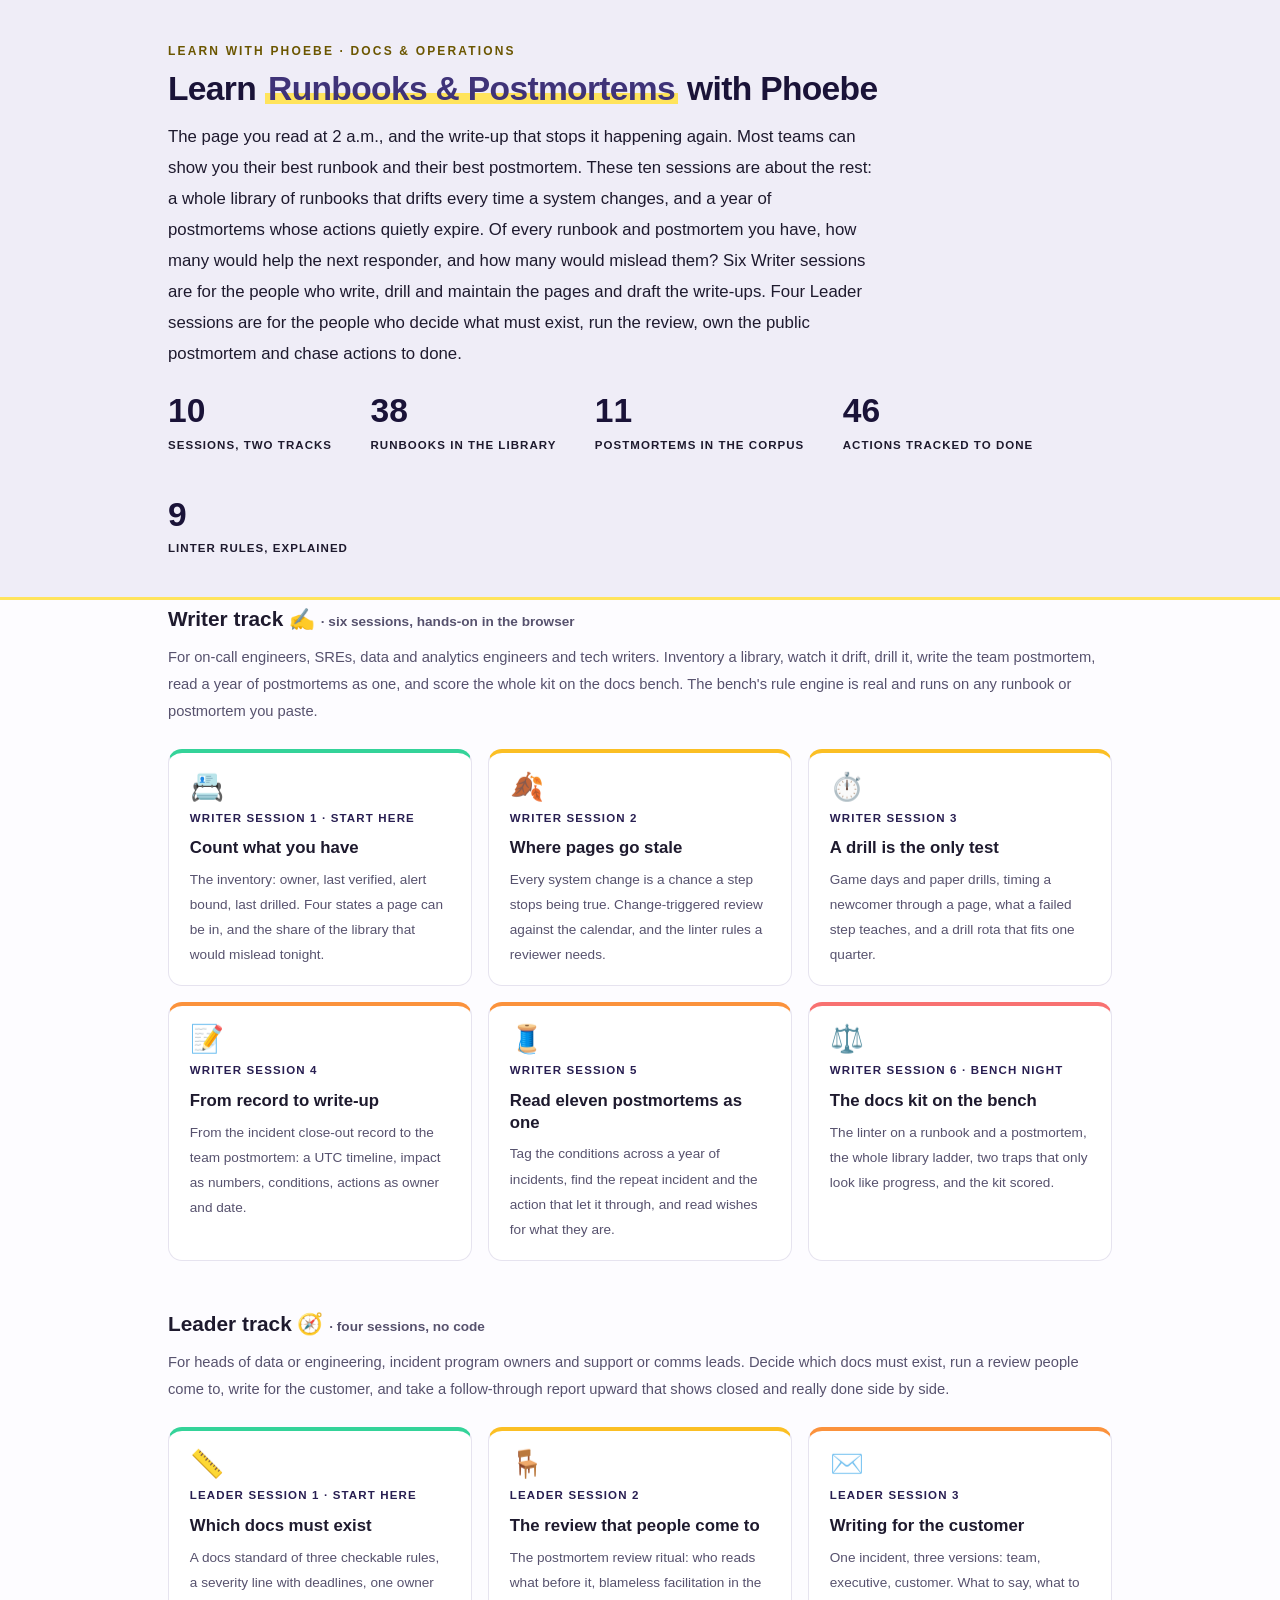
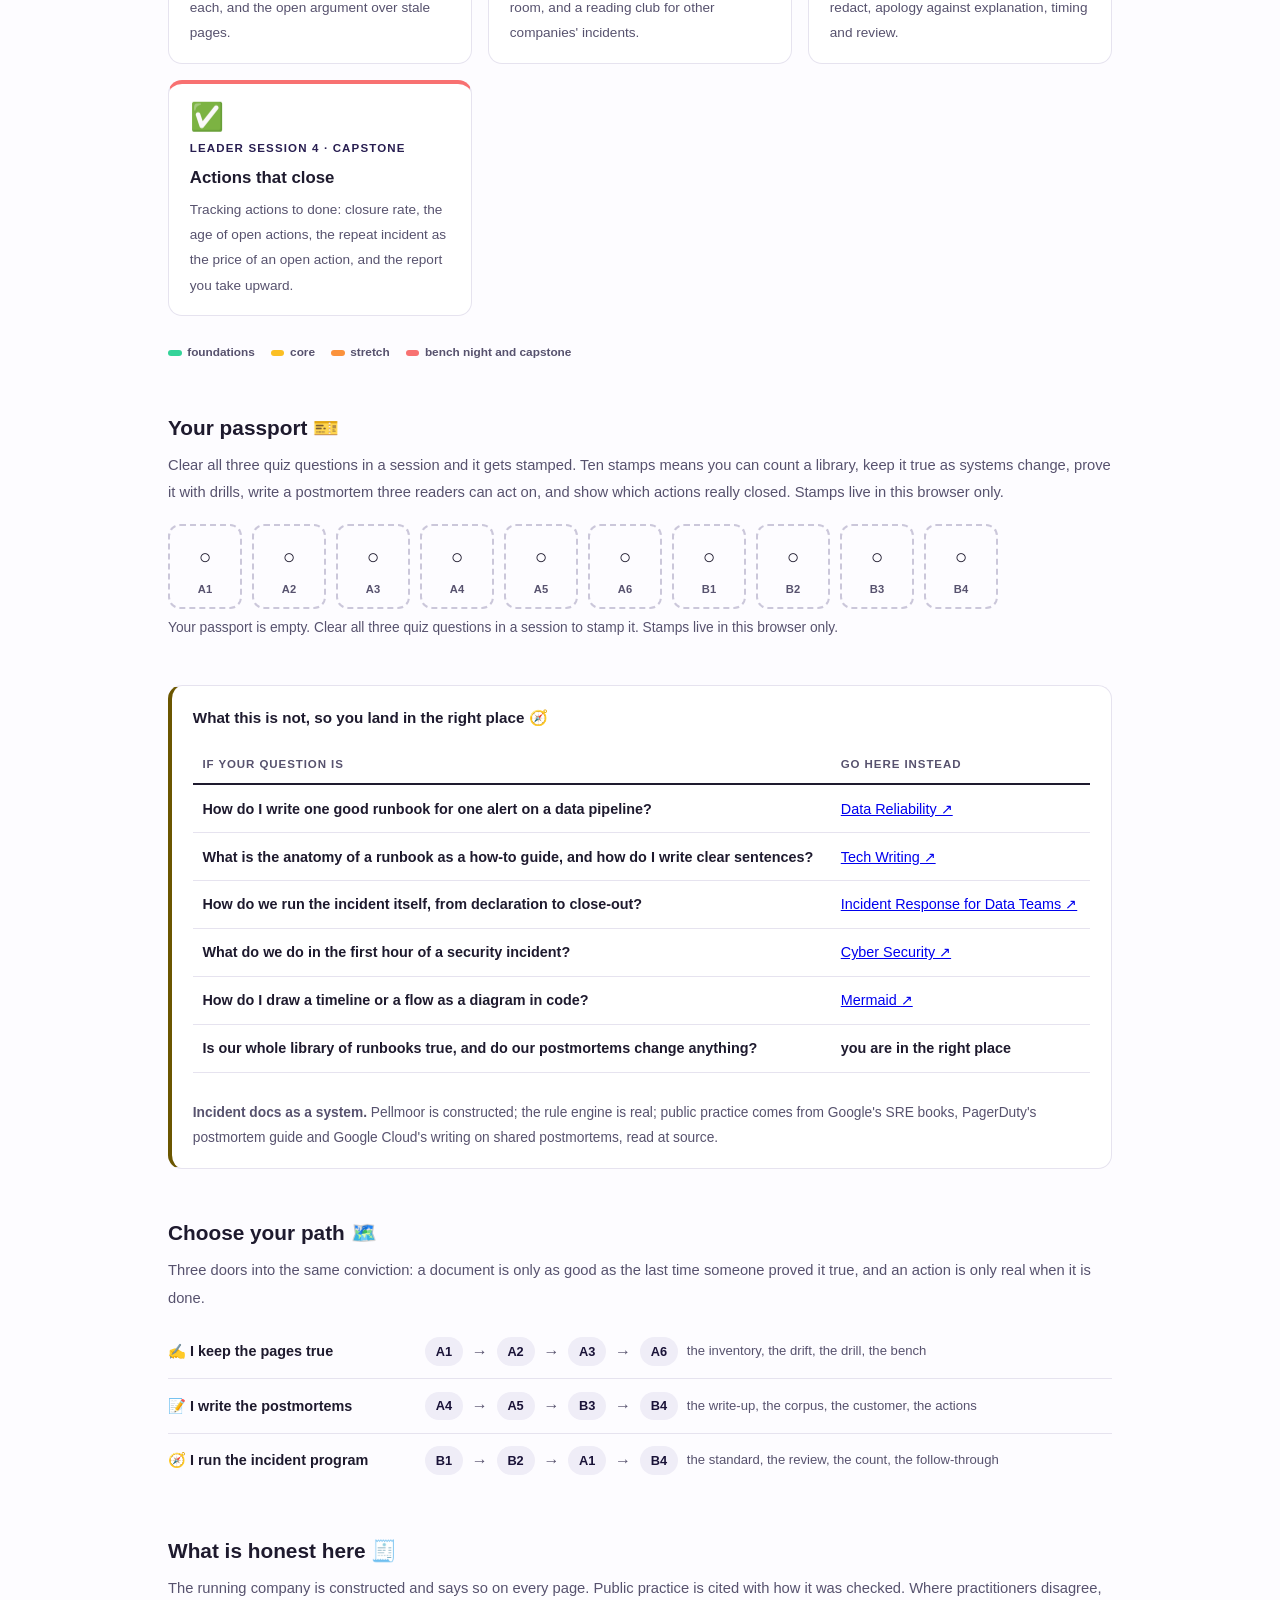
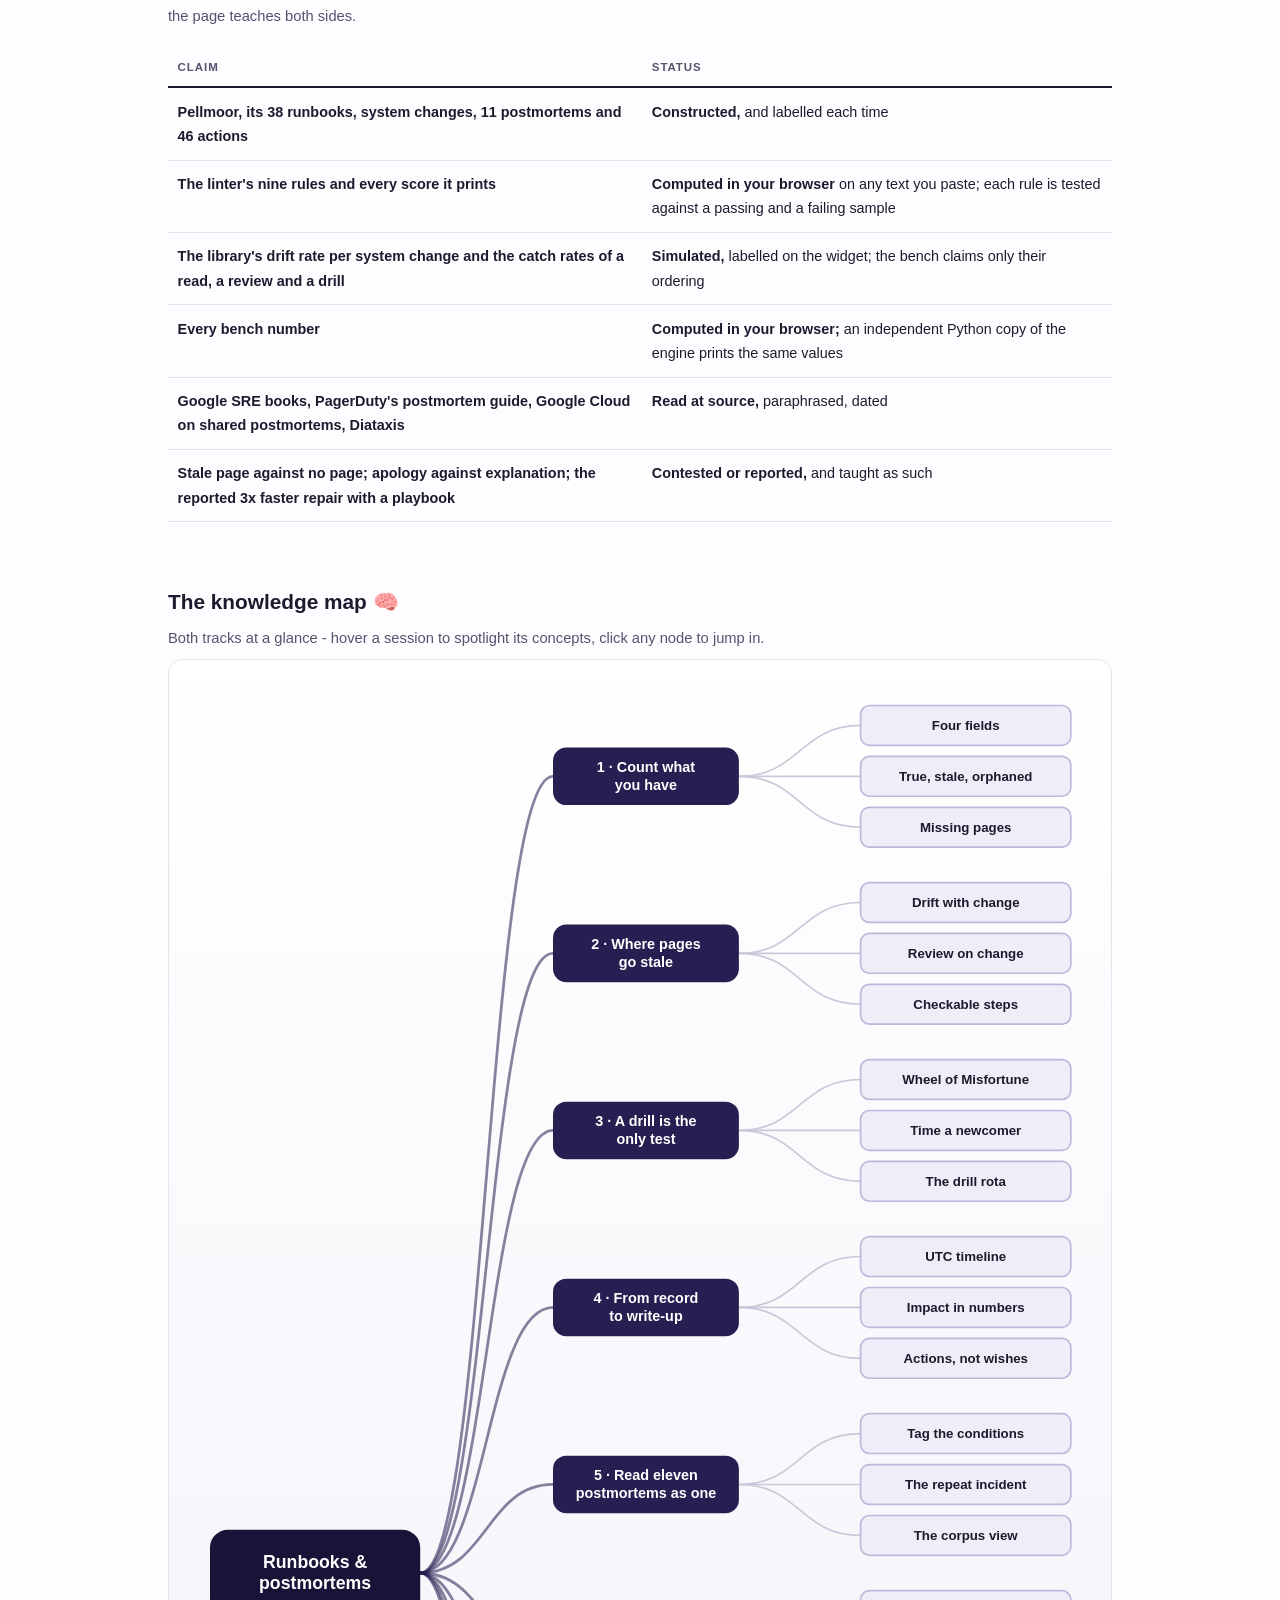
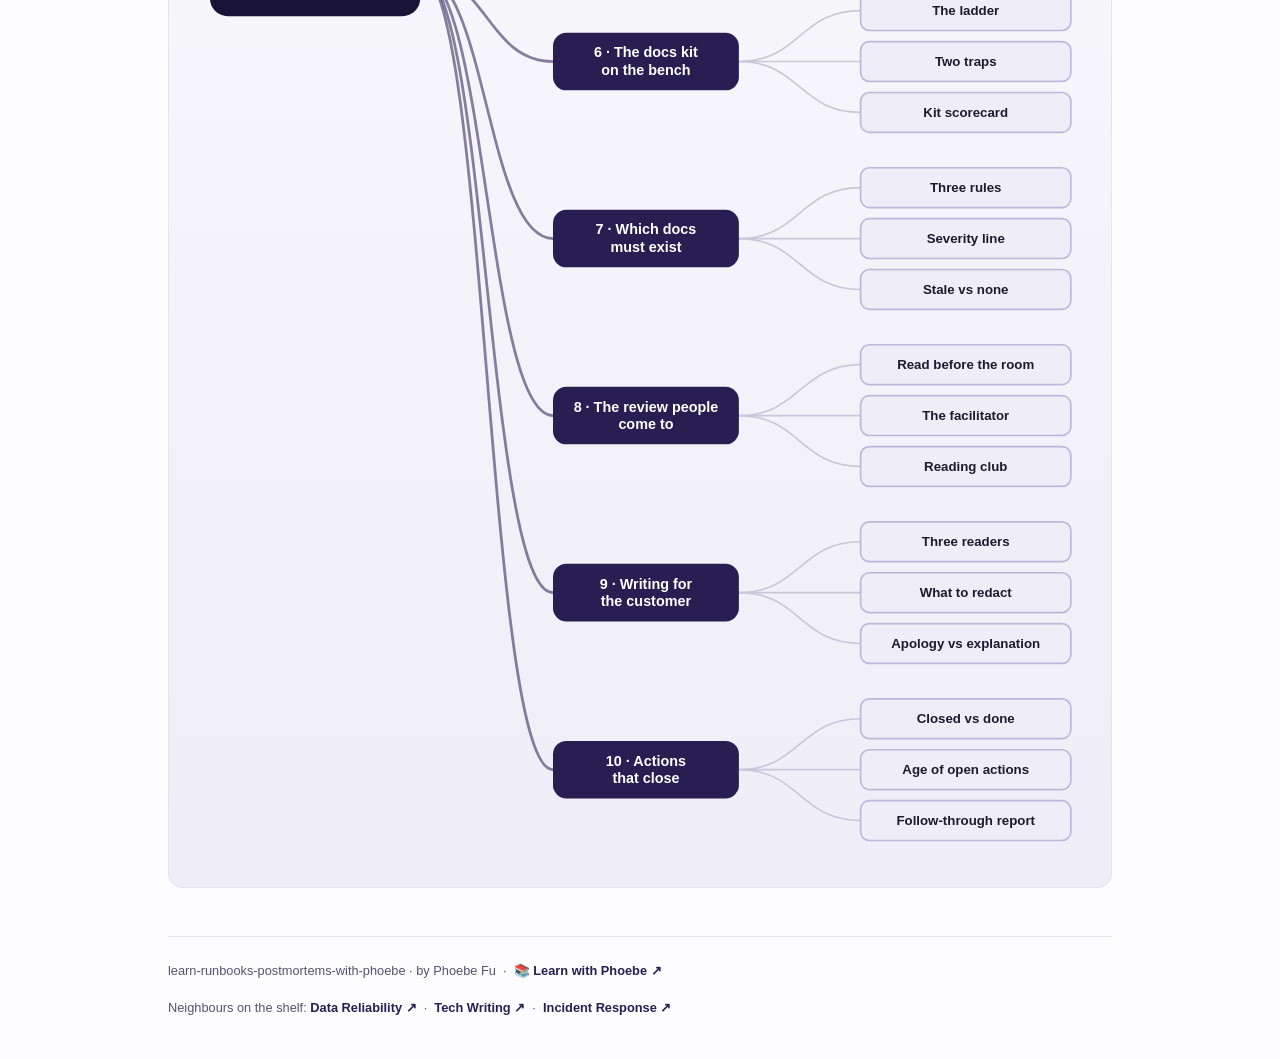
<file: index.html>
<!DOCTYPE html>
<html lang="en">
<head>
<meta charset="UTF-8">
<meta name="viewport" content="width=device-width, initial-scale=1.0">
<!-- social:start -->
<meta name="description" content="Runbooks and postmortems as a system, by Phoebe Fu. Six Writer sessions on the runbook inventory, drift, drills, the team postmortem, reading many postmortems as one and a docs bench; four Leader sessions on which docs must exist, the review, the public postmortem and actions that close.">
<meta property="og:type" content="website">
<meta property="og:site_name" content="Learn with Phoebe">
<meta property="og:title" content="Learn Runbooks &amp; Postmortems with Phoebe">
<meta property="og:description" content="The page you read at 2 a.m., and the write-up that stops it happening again. Keep a whole library of runbooks true, and write postmortems your team, your executives and your customers can each act on.">
<meta property="og:url" content="https://phoebefu6.github.io/learn-runbooks-postmortems-with-phoebe/">
<meta property="og:image" content="https://phoebefu6.github.io/learn-runbooks-postmortems-with-phoebe/assets/og-cover.png">
<meta property="og:image:width" content="1200">
<meta property="og:image:height" content="630">
<meta name="twitter:card" content="summary_large_image">
<meta name="twitter:title" content="Learn Runbooks &amp; Postmortems with Phoebe">
<meta name="twitter:description" content="Two tracks: Writers keep the library true; Leaders decide what must exist and chase actions to done.">
<meta name="twitter:image" content="https://phoebefu6.github.io/learn-runbooks-postmortems-with-phoebe/assets/og-cover.png">
<!-- social:end -->
<title>Learn Runbooks &amp; Postmortems with Phoebe</title>
<link rel="stylesheet" href="assets/style.css?v=2">
<style>

  .stats-row { display: flex; gap: 2.4rem; margin-top: 1.5rem; flex-wrap: wrap; }
  .stat b { display: block; font-size: 2.1rem; font-weight: 800; line-height: 1.05; font-variant-numeric: tabular-nums; }
  .stat span { font-size: .72rem; opacity: 1; text-transform: uppercase; letter-spacing: .09em; font-weight: 600; }

  .course-grid { display: grid; grid-template-columns: repeat(auto-fit, minmax(17rem, 1fr)); gap: 1rem; margin-top: 1.5rem; }
  .course-card {
    border: 1px solid var(--hairline);
    border-top: 4px solid var(--diff, var(--indigo));
    border-radius: var(--radius);
    padding: 1.2rem 1.3rem 1.1rem;
    display: flex;
    flex-direction: column;
    gap: .5rem;
    text-decoration: none;
    color: var(--ink);
    background: #fff;
    transition: box-shadow .15s ease, border-color .15s ease, transform .15s ease;
    position: relative;
  }
  .course-card:hover { border-color: var(--indigo-soft); border-top-color: var(--diff, var(--indigo)); box-shadow: 0 8px 28px rgba(var(--shadow-rgb),.16); transform: translateY(-3px); }
  .course-card .cicon { font-size: 1.7rem; line-height: 1; }
  .course-card .cnum { font-size: .72rem; font-weight: 700; color: var(--indigo); text-transform: uppercase; letter-spacing: .1em; }
  .course-card h3 { font-size: 1.05rem; font-weight: 800; line-height: 1.3; }
  .course-card p { font-size: .85rem; color: var(--muted); flex: 1; }
  .course-card .meta { display: flex; gap: .4rem; flex-wrap: wrap; }

  .diff-legend { display: flex; gap: 1rem; margin-top: 1.6rem; font-size: .74rem; color: var(--muted); font-weight: 600; flex-wrap: wrap; }
  .diff-legend i { display: inline-block; width: .85rem; height: .35rem; border-radius: 999px; margin-right: .35rem; vertical-align: middle; }

  .paths { margin-top: 2.6rem; }
  .paths h2 { font-size: 1.3rem; font-weight: 800; margin-bottom: .3rem; }
  .paths .plede { color: var(--muted); font-size: .92rem; margin-bottom: .8rem; }
  .path { display: flex; gap: .55rem; align-items: center; padding: .75rem 0; border-bottom: .5px solid var(--hairline); flex-wrap: wrap; }
  .path:last-child { border-bottom: none; }
  .path b { min-width: 15.5rem; font-size: .9rem; }
  .path .pstep { background: var(--indigo-50); color: var(--indigo-deep); border-radius: 999px; padding: .16rem .68rem; font-weight: 700; font-size: .8rem; text-decoration: none; transition: all .12s ease; }
  .path .pstep:hover { background: var(--indigo); color: #fff; }
  .path .parr { color: var(--muted); font-weight: 700; }

  .mm-section { margin-top: 1.6rem; }
  .mm-section h2 { font-size: 1.3rem; font-weight: 800; margin-bottom: .2rem; }
  .mm-section .mm-lede { color: var(--muted); font-size: .92rem; margin-bottom: .4rem; }
  .mm-wrap { border: 1px solid var(--hairline); border-radius: var(--radius); background: linear-gradient(180deg,#fff,var(--indigo-50)); padding: .6rem; overflow-x: auto; }
  .mm-svg { width: 100%; height: auto; display: block; max-width: 60rem; margin: 0 auto; min-width: 34rem; }
  .mm-link { cursor: pointer; text-decoration: none; }
  .mm-node rect { transition: opacity .15s ease, filter .15s ease; }
  .mm-node text { pointer-events: none; }
  .mm-link:hover .mm-node rect { filter: brightness(1.06); }
  .mm-edge { transition: opacity .15s ease; }

  .not-this { border: 1px solid var(--hairline); border-left: 4px solid var(--clay); border-radius: var(--radius); background: #fff; padding: 1.1rem 1.3rem; margin-top: 1.2rem; }
  .not-this h3 { font-size: .95rem; font-weight: 800; margin-bottom: .5rem; }
</style>
</head>
<body>
<header class="masthead">
  <div class="wrap">
    <div class="eyebrow">Learn with Phoebe · Docs &amp; Operations</div>
    <h1>Learn <span class="accent">Runbooks &amp; Postmortems</span> with Phoebe</h1>
    <p class="sub">The page you read at 2 a.m., and the write-up that stops it happening again. Most teams can show you their best runbook and their best postmortem. These ten sessions are about the rest: a whole library of runbooks that drifts every time a system changes, and a year of postmortems whose actions quietly expire. Of every runbook and postmortem you have, how many would help the next responder, and how many would mislead them? Six Writer sessions are for the people who write, drill and maintain the pages and draft the write-ups. Four Leader sessions are for the people who decide what must exist, run the review, own the public postmortem and chase actions to done.</p>
    <div class="stats-row">
      <div class="stat"><b data-count="10">10</b><span>sessions, two tracks</span></div>
      <div class="stat"><b data-count="38">38</b><span>runbooks in the library</span></div>
      <div class="stat"><b data-count="11">11</b><span>postmortems in the corpus</span></div>
      <div class="stat"><b data-count="46">46</b><span>actions tracked to done</span></div>
      <div class="stat"><b data-count="9">9</b><span>linter rules, explained</span></div>
    </div>
  </div>
</header>

<main class="wrap">

  <section class="section">
    <div class="paths" style="margin-top:0">
      <h2>Writer track ✍️ <span style="font-size:.85rem;font-weight:600;color:var(--muted)">· six sessions, hands-on in the browser</span></h2>
      <p class="plede">For on-call engineers, SREs, data and analytics engineers and tech writers. Inventory a library, watch it drift, drill it, write the team postmortem, read a year of postmortems as one, and score the whole kit on the docs bench. The bench's rule engine is real and runs on any runbook or postmortem you paste.</p>
    </div>
    <div class="course-grid">
      <a class="course-card" href="courses/a1-count-what-you-have.html" style="--diff:#34D399"><span class="cicon">📇</span><span class="cnum">Writer session 1 · start here</span><h3>Count what you have</h3><p>The inventory: owner, last verified, alert bound, last drilled. Four states a page can be in, and the share of the library that would mislead tonight.</p></a>
      <a class="course-card" href="courses/a2-where-pages-go-stale.html" style="--diff:#FBBF24"><span class="cicon">🍂</span><span class="cnum">Writer session 2</span><h3>Where pages go stale</h3><p>Every system change is a chance a step stops being true. Change-triggered review against the calendar, and the linter rules a reviewer needs.</p></a>
      <a class="course-card" href="courses/a3-a-drill-is-the-only-test.html" style="--diff:#FBBF24"><span class="cicon">⏱️</span><span class="cnum">Writer session 3</span><h3>A drill is the only test</h3><p>Game days and paper drills, timing a newcomer through a page, what a failed step teaches, and a drill rota that fits one quarter.</p></a>
      <a class="course-card" href="courses/a4-from-record-to-write-up.html" style="--diff:#FB923C"><span class="cicon">📝</span><span class="cnum">Writer session 4</span><h3>From record to write-up</h3><p>From the incident close-out record to the team postmortem: a UTC timeline, impact as numbers, conditions, actions as owner and date.</p></a>
      <a class="course-card" href="courses/a5-read-eleven-postmortems-as-one.html" style="--diff:#FB923C"><span class="cicon">🧵</span><span class="cnum">Writer session 5</span><h3>Read eleven postmortems as one</h3><p>Tag the conditions across a year of incidents, find the repeat incident and the action that let it through, and read wishes for what they are.</p></a>
      <a class="course-card" href="courses/a6-the-docs-kit-on-the-bench.html" style="--diff:#F87171"><span class="cicon">⚖️</span><span class="cnum">Writer session 6 · bench night</span><h3>The docs kit on the bench</h3><p>The linter on a runbook and a postmortem, the whole library ladder, two traps that only look like progress, and the kit scored.</p></a>
    </div>
  </section>

  <section class="section">
    <div class="paths" style="margin-top:0">
      <h2>Leader track 🧭 <span style="font-size:.85rem;font-weight:600;color:var(--muted)">· four sessions, no code</span></h2>
      <p class="plede">For heads of data or engineering, incident program owners and support or comms leads. Decide which docs must exist, run a review people come to, write for the customer, and take a follow-through report upward that shows closed and really done side by side.</p>
    </div>
    <div class="course-grid">
      <a class="course-card" href="courses/b1-which-docs-must-exist.html" style="--diff:#34D399"><span class="cicon">📏</span><span class="cnum">Leader session 1 · start here</span><h3>Which docs must exist</h3><p>A docs standard of three checkable rules, a severity line with deadlines, one owner each, and the open argument over stale pages.</p></a>
      <a class="course-card" href="courses/b2-the-review-people-come-to.html" style="--diff:#FBBF24"><span class="cicon">🪑</span><span class="cnum">Leader session 2</span><h3>The review that people come to</h3><p>The postmortem review ritual: who reads what before it, blameless facilitation in the room, and a reading club for other companies' incidents.</p></a>
      <a class="course-card" href="courses/b3-writing-for-the-customer.html" style="--diff:#FB923C"><span class="cicon">✉️</span><span class="cnum">Leader session 3</span><h3>Writing for the customer</h3><p>One incident, three versions: team, executive, customer. What to say, what to redact, apology against explanation, timing and review.</p></a>
      <a class="course-card" href="courses/b4-actions-that-close.html" style="--diff:#F87171"><span class="cicon">✅</span><span class="cnum">Leader session 4 · capstone</span><h3>Actions that close</h3><p>Tracking actions to done: closure rate, the age of open actions, the repeat incident as the price of an open action, and the report you take upward.</p></a>
    </div>
    <div class="diff-legend">
      <span><i style="background:#34D399"></i>foundations</span>
      <span><i style="background:#FBBF24"></i>core</span>
      <span><i style="background:#FB923C"></i>stretch</span>
      <span><i style="background:#F87171"></i>bench night and capstone</span>
    </div>
  </section>

  <section class="section">
    <div class="paths" style="margin-top:0">
      <h2>Your passport 🎫</h2>
      <p class="plede">Clear all three quiz questions in a session and it gets stamped. Ten stamps means you can count a library, keep it true as systems change, prove it with drills, write a postmortem three readers can act on, and show which actions really closed. Stamps live in this browser only.</p>
    </div>
    <div class="pp-strip"></div>
  </section>

  <section class="section">
    <div class="not-this">
      <h3>What this is not, so you land in the right place 🧭</h3>
      <table class="clean">
        <tr><th>If your question is</th><th>Go here instead</th></tr>
        <tr><td>How do I write one good runbook for one alert on a data pipeline?</td><td><a href="https://phoebefu6.github.io/learn-data-reliability-with-phoebe/">Data Reliability ↗</a></td></tr>
        <tr><td>What is the anatomy of a runbook as a how-to guide, and how do I write clear sentences?</td><td><a href="https://phoebefu6.github.io/learn-tech-writing-with-phoebe/">Tech Writing ↗</a></td></tr>
        <tr><td>How do we run the incident itself, from declaration to close-out?</td><td><a href="https://phoebefu6.github.io/learn-data-incident-response-with-phoebe/">Incident Response for Data Teams ↗</a></td></tr>
        <tr><td>What do we do in the first hour of a security incident?</td><td><a href="https://phoebefu6.github.io/learn-cyber-security-with-phoebe/">Cyber Security ↗</a></td></tr>
        <tr><td>How do I draw a timeline or a flow as a diagram in code?</td><td><a href="https://phoebefu6.github.io/learn-mermaid-with-phoebe/">Mermaid ↗</a></td></tr>
        <tr><td><strong>Is our whole library of runbooks true, and do our postmortems change anything?</strong></td><td><strong>you are in the right place</strong></td></tr>
      </table>
      <p style="margin-top:.7rem;font-size:.86rem;color:var(--muted)"><strong>Incident docs as a system.</strong> Pellmoor is constructed; the rule engine is real; public practice comes from Google's SRE books, PagerDuty's postmortem guide and Google Cloud's writing on shared postmortems, read at source.</p>
    </div>
  </section>

  <section class="section">
    <div class="paths">
      <h2>Choose your path 🗺️</h2>
      <p class="plede">Three doors into the same conviction: a document is only as good as the last time someone proved it true, and an action is only real when it is done.</p>
      <div class="path"><b>✍️ I keep the pages true</b>
        <a class="pstep" href="courses/a1-count-what-you-have.html">A1</a><span class="parr">→</span><a class="pstep" href="courses/a2-where-pages-go-stale.html">A2</a><span class="parr">→</span><a class="pstep" href="courses/a3-a-drill-is-the-only-test.html">A3</a><span class="parr">→</span><a class="pstep" href="courses/a6-the-docs-kit-on-the-bench.html">A6</a>
        <span style="font-size:.82rem;color:var(--muted)">the inventory, the drift, the drill, the bench</span>
      </div>
      <div class="path"><b>📝 I write the postmortems</b>
        <a class="pstep" href="courses/a4-from-record-to-write-up.html">A4</a><span class="parr">→</span><a class="pstep" href="courses/a5-read-eleven-postmortems-as-one.html">A5</a><span class="parr">→</span><a class="pstep" href="courses/b3-writing-for-the-customer.html">B3</a><span class="parr">→</span><a class="pstep" href="courses/b4-actions-that-close.html">B4</a>
        <span style="font-size:.82rem;color:var(--muted)">the write-up, the corpus, the customer, the actions</span>
      </div>
      <div class="path"><b>🧭 I run the incident program</b>
        <a class="pstep" href="courses/b1-which-docs-must-exist.html">B1</a><span class="parr">→</span><a class="pstep" href="courses/b2-the-review-people-come-to.html">B2</a><span class="parr">→</span><a class="pstep" href="courses/a1-count-what-you-have.html">A1</a><span class="parr">→</span><a class="pstep" href="courses/b4-actions-that-close.html">B4</a>
        <span style="font-size:.82rem;color:var(--muted)">the standard, the review, the count, the follow-through</span>
      </div>
    </div>
  </section>

  <section class="section">
    <div class="paths" style="margin-top:0">
      <h2>What is honest here 🧾</h2>
      <p class="plede">The running company is constructed and says so on every page. Public practice is cited with how it was checked. Where practitioners disagree, the page teaches both sides.</p>
    </div>
    <table class="clean">
      <tr><th>Claim</th><th>Status</th></tr>
      <tr><td>Pellmoor, its 38 runbooks, system changes, 11 postmortems and 46 actions</td><td><strong>Constructed,</strong> and labelled each time</td></tr>
      <tr><td>The linter's nine rules and every score it prints</td><td><strong>Computed in your browser</strong> on any text you paste; each rule is tested against a passing and a failing sample</td></tr>
      <tr><td>The library's drift rate per system change and the catch rates of a read, a review and a drill</td><td><strong>Simulated,</strong> labelled on the widget; the bench claims only their ordering</td></tr>
      <tr><td>Every bench number</td><td><strong>Computed in your browser;</strong> an independent Python copy of the engine prints the same values</td></tr>
      <tr><td>Google SRE books, PagerDuty's postmortem guide, Google Cloud on shared postmortems, Diataxis</td><td><strong>Read at source,</strong> paraphrased, dated</td></tr>
      <tr><td>Stale page against no page; apology against explanation; the reported 3x faster repair with a playbook</td><td><strong>Contested or reported,</strong> and taught as such</td></tr>
    </table>
  </section>

  <section class="section mm-section">
    <h2>The knowledge map 🧠</h2>
    <p class="mm-lede">Both tracks at a glance - hover a session to spotlight its concepts, click any node to jump in.</p>
    <div class="mm-wrap"><div id="mindmap"></div></div>
  </section>

  <footer class="pagefoot">
    <span>learn-runbooks-postmortems-with-phoebe · by Phoebe Fu &nbsp;·&nbsp; 📚 <a href="https://phoebefu6.github.io/learn-with-phoebe/">Learn with Phoebe ↗</a></span>
    <span>Neighbours on the shelf: <a href="https://phoebefu6.github.io/learn-data-reliability-with-phoebe/">Data Reliability ↗</a> &nbsp;·&nbsp; <a href="https://phoebefu6.github.io/learn-tech-writing-with-phoebe/">Tech Writing ↗</a> &nbsp;·&nbsp; <a href="https://phoebefu6.github.io/learn-data-incident-response-with-phoebe/">Incident Response ↗</a></span>
  </footer>

</main>

<script>
window.MINDMAP_DATA = {
  "title": "Runbooks &\npostmortems",
  "centerColor": "#1A1338",
  "sessions": [
    {
      "label": "Count what\nyou have",
      "href": "courses/a1-count-what-you-have.html",
      "color": "#34D399",
      "concepts": [
        {
          "label": "Four fields",
          "href": "courses/a1-count-what-you-have.html"
        },
        {
          "label": "True, stale, orphaned",
          "href": "courses/a1-count-what-you-have.html"
        },
        {
          "label": "Missing pages",
          "href": "courses/a1-count-what-you-have.html"
        }
      ]
    },
    {
      "label": "Where pages\ngo stale",
      "href": "courses/a2-where-pages-go-stale.html",
      "color": "#FBBF24",
      "concepts": [
        {
          "label": "Drift with change",
          "href": "courses/a2-where-pages-go-stale.html"
        },
        {
          "label": "Review on change",
          "href": "courses/a2-where-pages-go-stale.html"
        },
        {
          "label": "Checkable steps",
          "href": "courses/a2-where-pages-go-stale.html"
        }
      ]
    },
    {
      "label": "A drill is the\nonly test",
      "href": "courses/a3-a-drill-is-the-only-test.html",
      "color": "#FBBF24",
      "concepts": [
        {
          "label": "Wheel of Misfortune",
          "href": "courses/a3-a-drill-is-the-only-test.html"
        },
        {
          "label": "Time a newcomer",
          "href": "courses/a3-a-drill-is-the-only-test.html"
        },
        {
          "label": "The drill rota",
          "href": "courses/a3-a-drill-is-the-only-test.html"
        }
      ]
    },
    {
      "label": "From record\nto write-up",
      "href": "courses/a4-from-record-to-write-up.html",
      "color": "#FB923C",
      "concepts": [
        {
          "label": "UTC timeline",
          "href": "courses/a4-from-record-to-write-up.html"
        },
        {
          "label": "Impact in numbers",
          "href": "courses/a4-from-record-to-write-up.html"
        },
        {
          "label": "Actions, not wishes",
          "href": "courses/a4-from-record-to-write-up.html"
        }
      ]
    },
    {
      "label": "Read eleven\npostmortems as one",
      "href": "courses/a5-read-eleven-postmortems-as-one.html",
      "color": "#FB923C",
      "concepts": [
        {
          "label": "Tag the conditions",
          "href": "courses/a5-read-eleven-postmortems-as-one.html"
        },
        {
          "label": "The repeat incident",
          "href": "courses/a5-read-eleven-postmortems-as-one.html"
        },
        {
          "label": "The corpus view",
          "href": "courses/a5-read-eleven-postmortems-as-one.html"
        }
      ]
    },
    {
      "label": "The docs kit\non the bench",
      "href": "courses/a6-the-docs-kit-on-the-bench.html",
      "color": "#F87171",
      "concepts": [
        {
          "label": "The ladder",
          "href": "courses/a6-the-docs-kit-on-the-bench.html"
        },
        {
          "label": "Two traps",
          "href": "courses/a6-the-docs-kit-on-the-bench.html"
        },
        {
          "label": "Kit scorecard",
          "href": "courses/a6-the-docs-kit-on-the-bench.html"
        }
      ]
    },
    {
      "label": "Which docs\nmust exist",
      "href": "courses/b1-which-docs-must-exist.html",
      "color": "#34D399",
      "concepts": [
        {
          "label": "Three rules",
          "href": "courses/b1-which-docs-must-exist.html"
        },
        {
          "label": "Severity line",
          "href": "courses/b1-which-docs-must-exist.html"
        },
        {
          "label": "Stale vs none",
          "href": "courses/b1-which-docs-must-exist.html"
        }
      ]
    },
    {
      "label": "The review people\ncome to",
      "href": "courses/b2-the-review-people-come-to.html",
      "color": "#FBBF24",
      "concepts": [
        {
          "label": "Read before the room",
          "href": "courses/b2-the-review-people-come-to.html"
        },
        {
          "label": "The facilitator",
          "href": "courses/b2-the-review-people-come-to.html"
        },
        {
          "label": "Reading club",
          "href": "courses/b2-the-review-people-come-to.html"
        }
      ]
    },
    {
      "label": "Writing for\nthe customer",
      "href": "courses/b3-writing-for-the-customer.html",
      "color": "#FB923C",
      "concepts": [
        {
          "label": "Three readers",
          "href": "courses/b3-writing-for-the-customer.html"
        },
        {
          "label": "What to redact",
          "href": "courses/b3-writing-for-the-customer.html"
        },
        {
          "label": "Apology vs explanation",
          "href": "courses/b3-writing-for-the-customer.html"
        }
      ]
    },
    {
      "label": "Actions\nthat close",
      "href": "courses/b4-actions-that-close.html",
      "color": "#F87171",
      "concepts": [
        {
          "label": "Closed vs done",
          "href": "courses/b4-actions-that-close.html"
        },
        {
          "label": "Age of open actions",
          "href": "courses/b4-actions-that-close.html"
        },
        {
          "label": "Follow-through report",
          "href": "courses/b4-actions-that-close.html"
        }
      ]
    }
  ]
};
</script>
<script src="assets/mindmap.js?v=1"></script>
<script src="assets/app.js?v=2"></script>
</body>
</html>
</file>
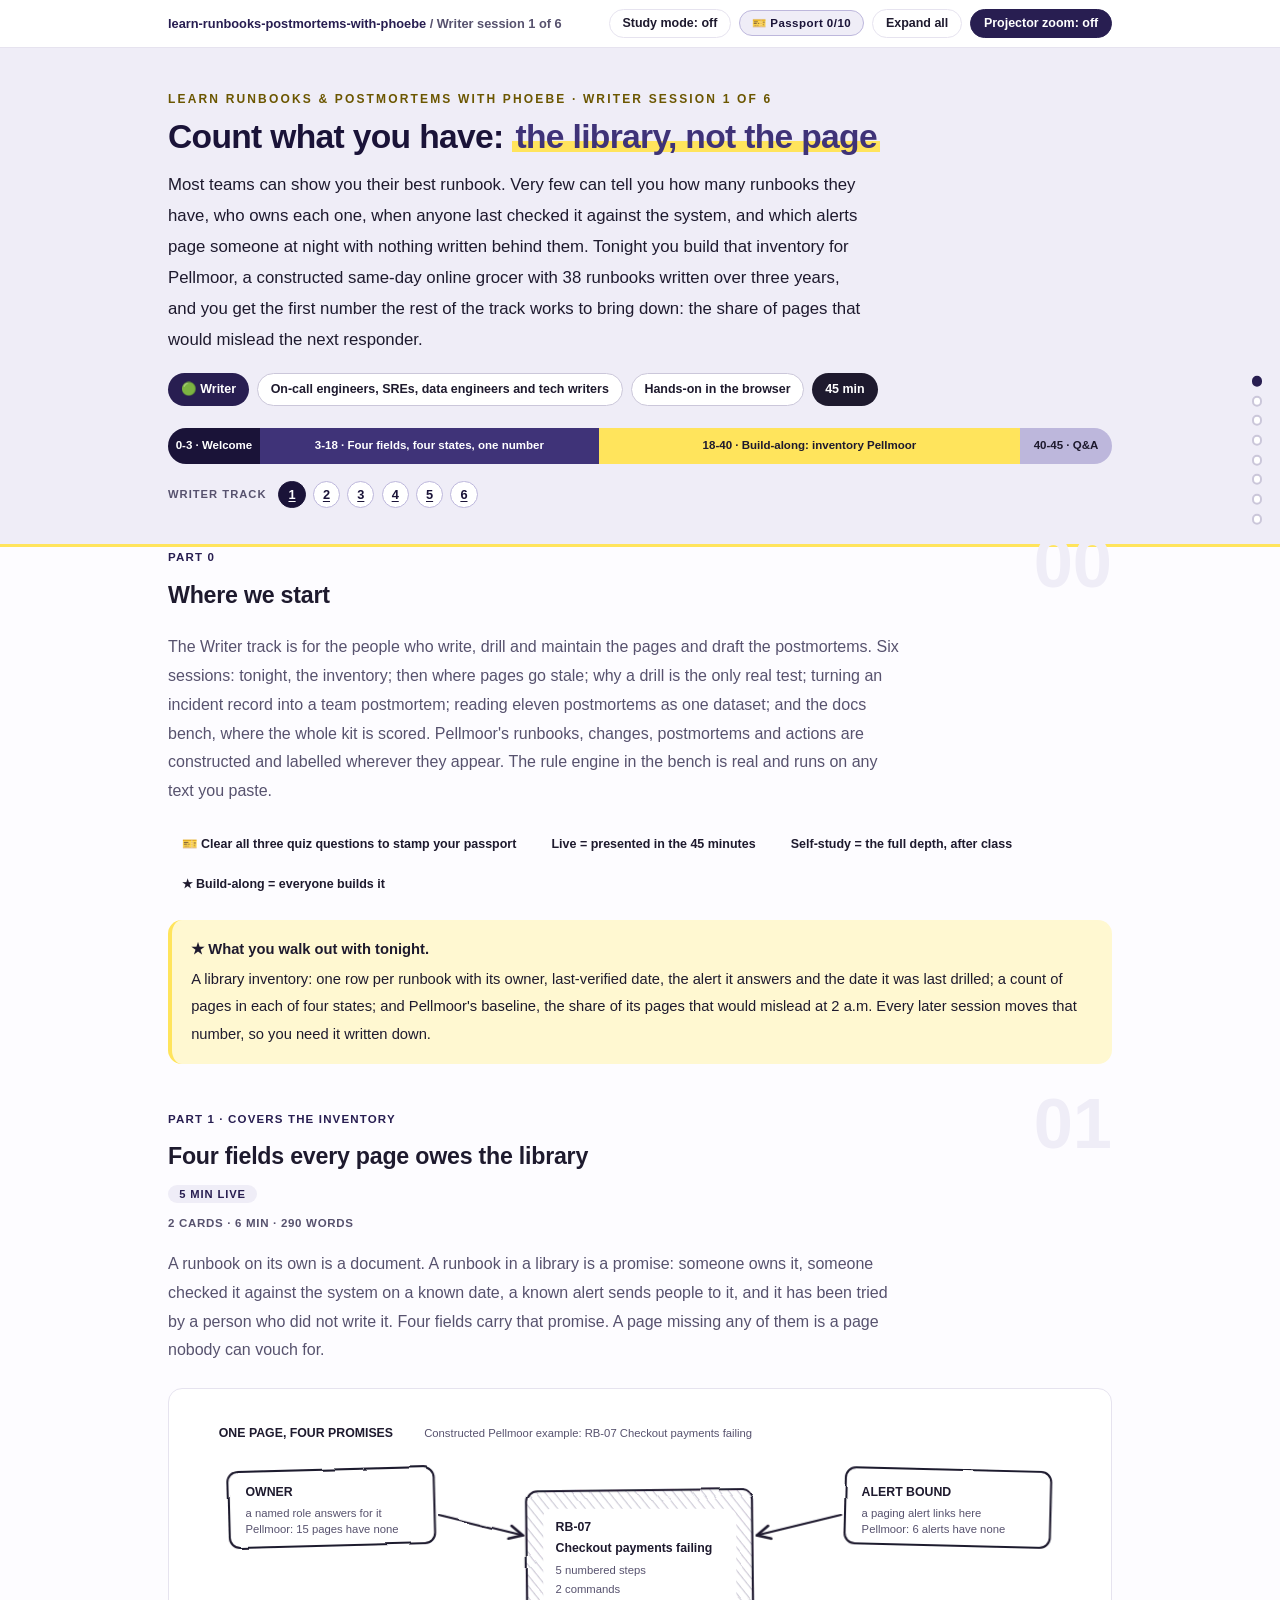
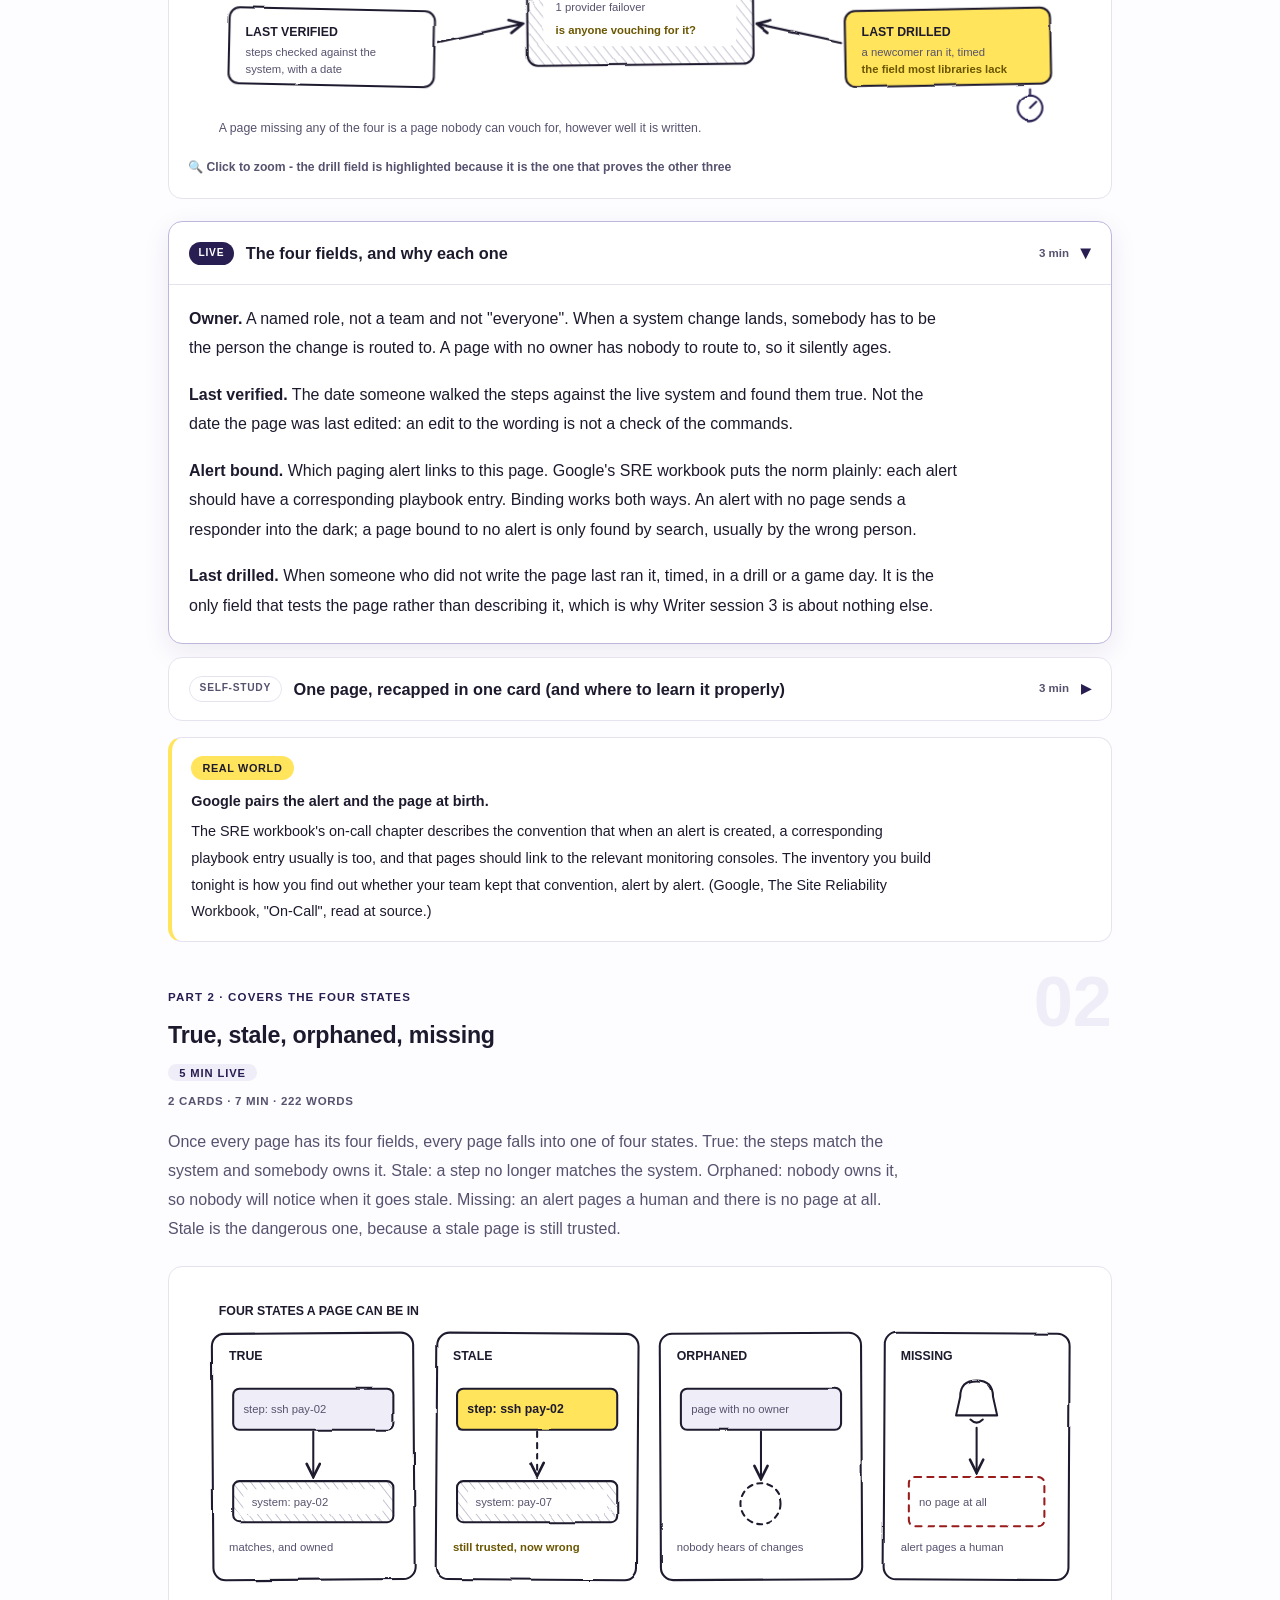
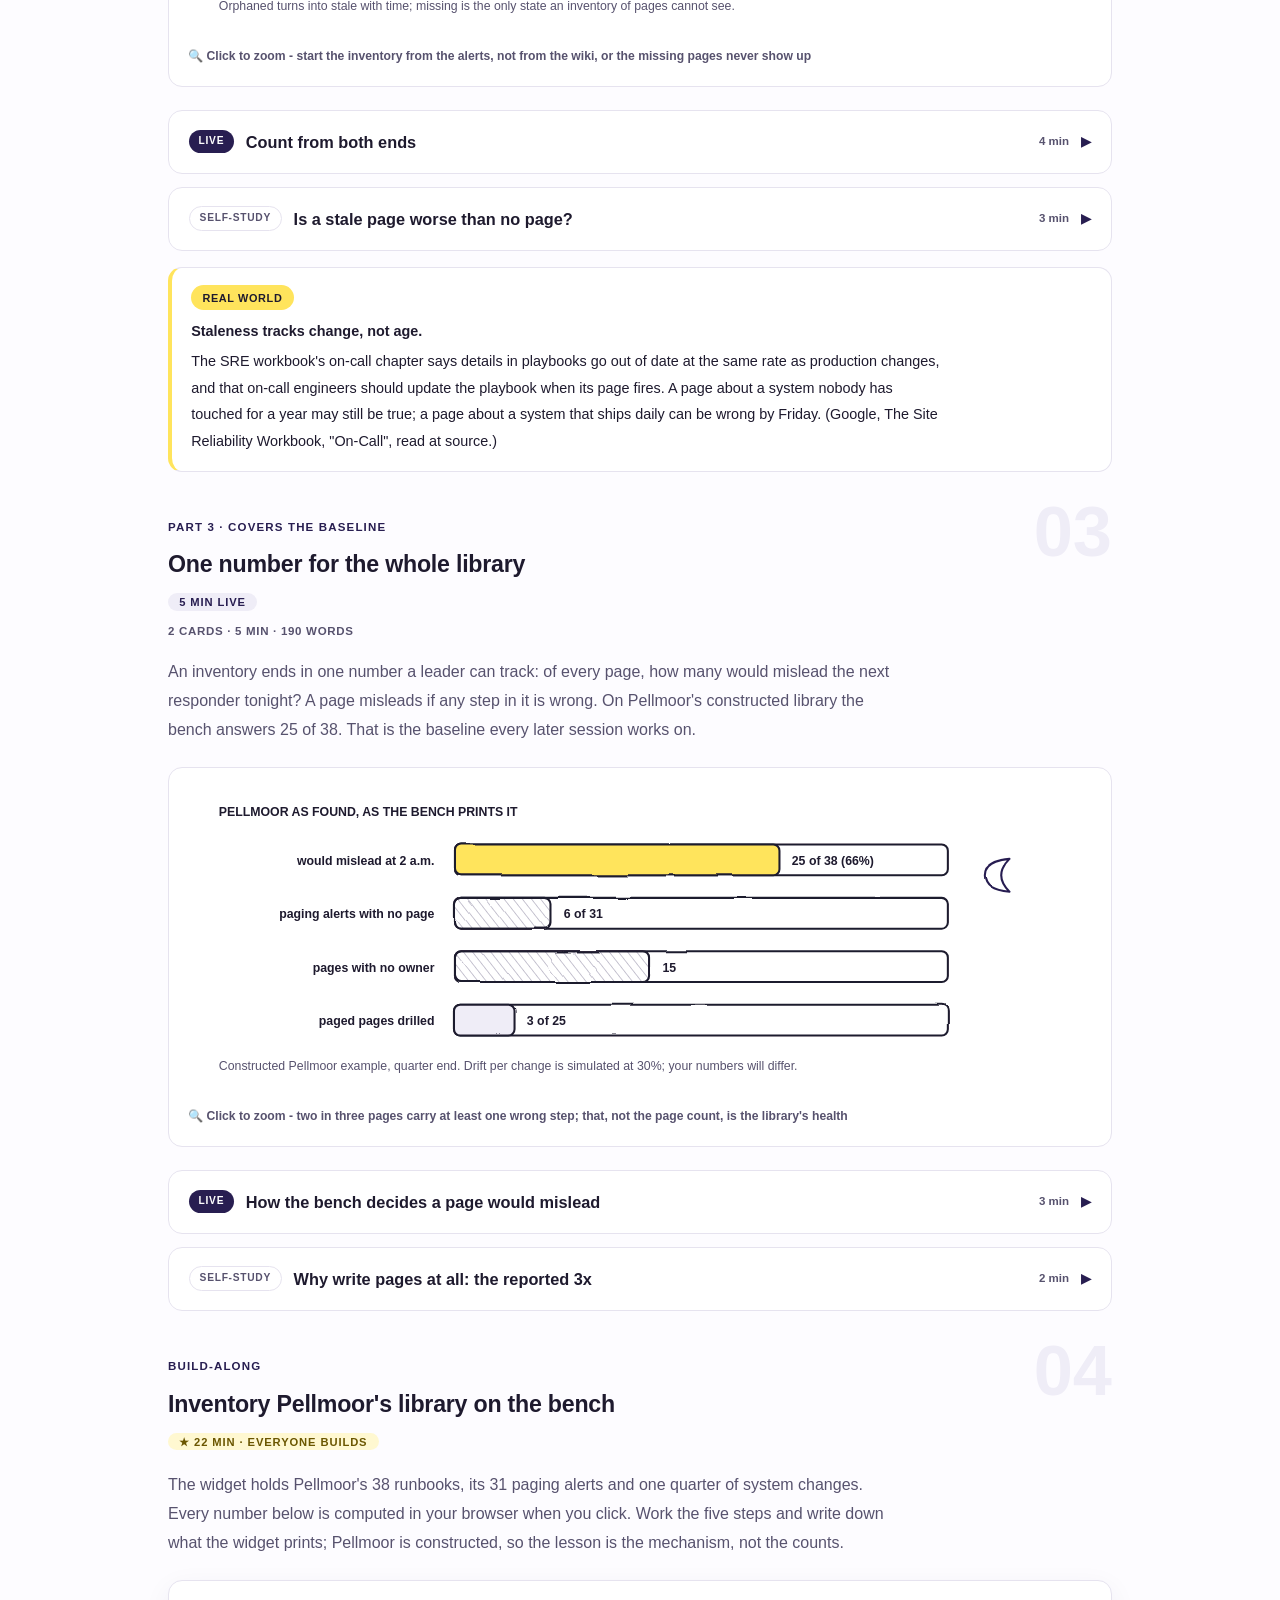
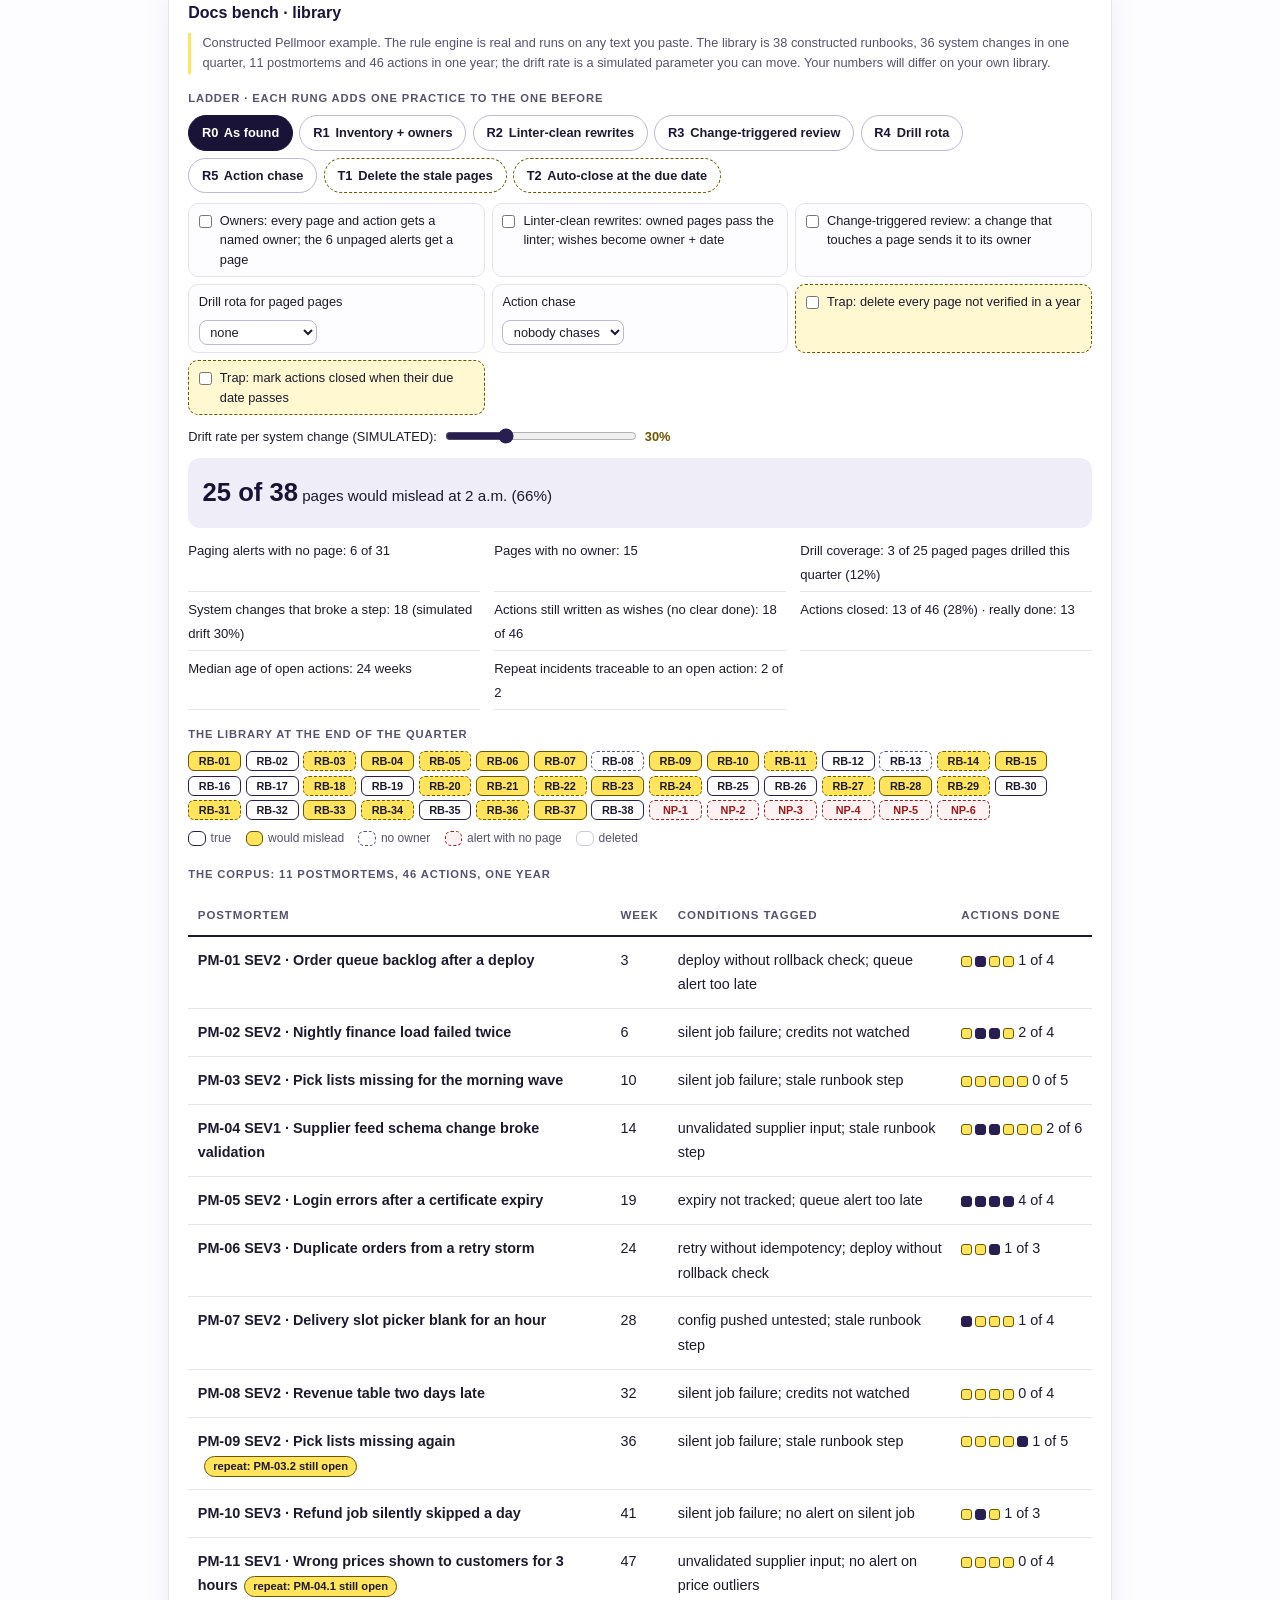
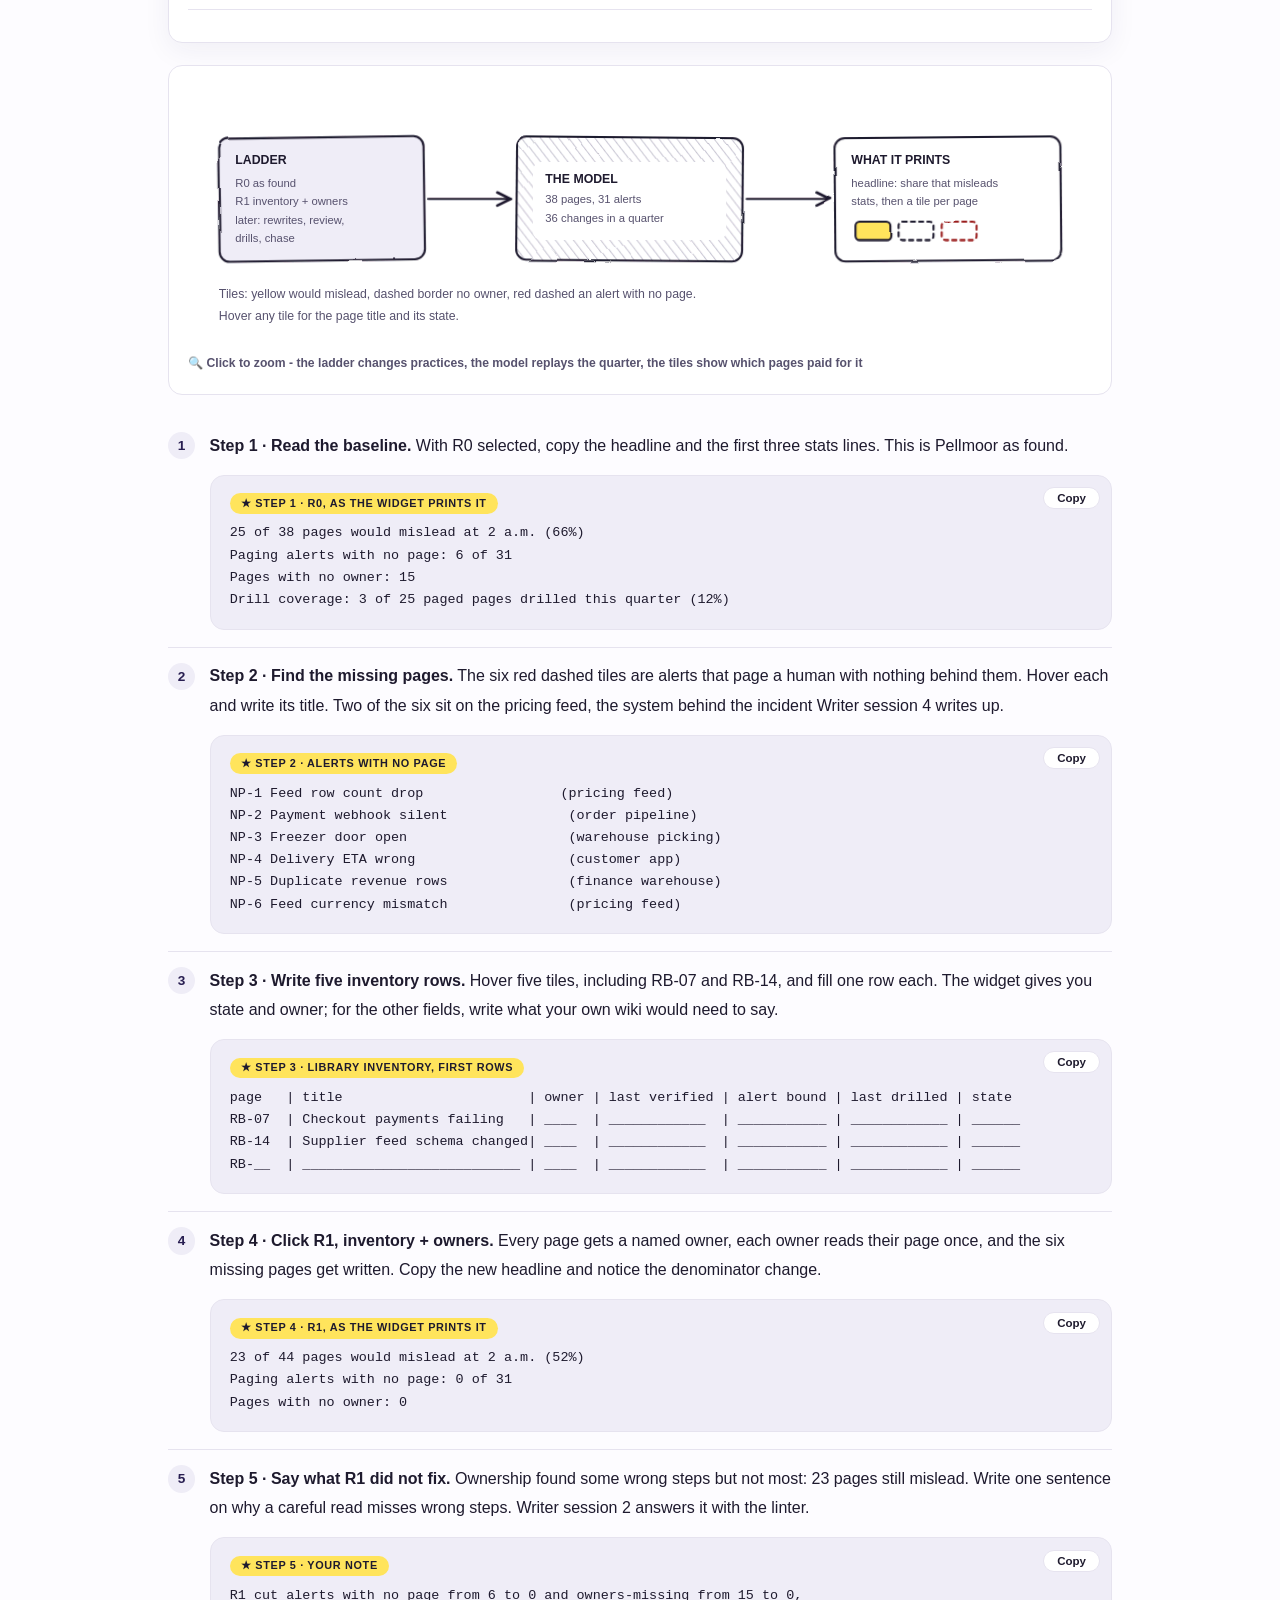
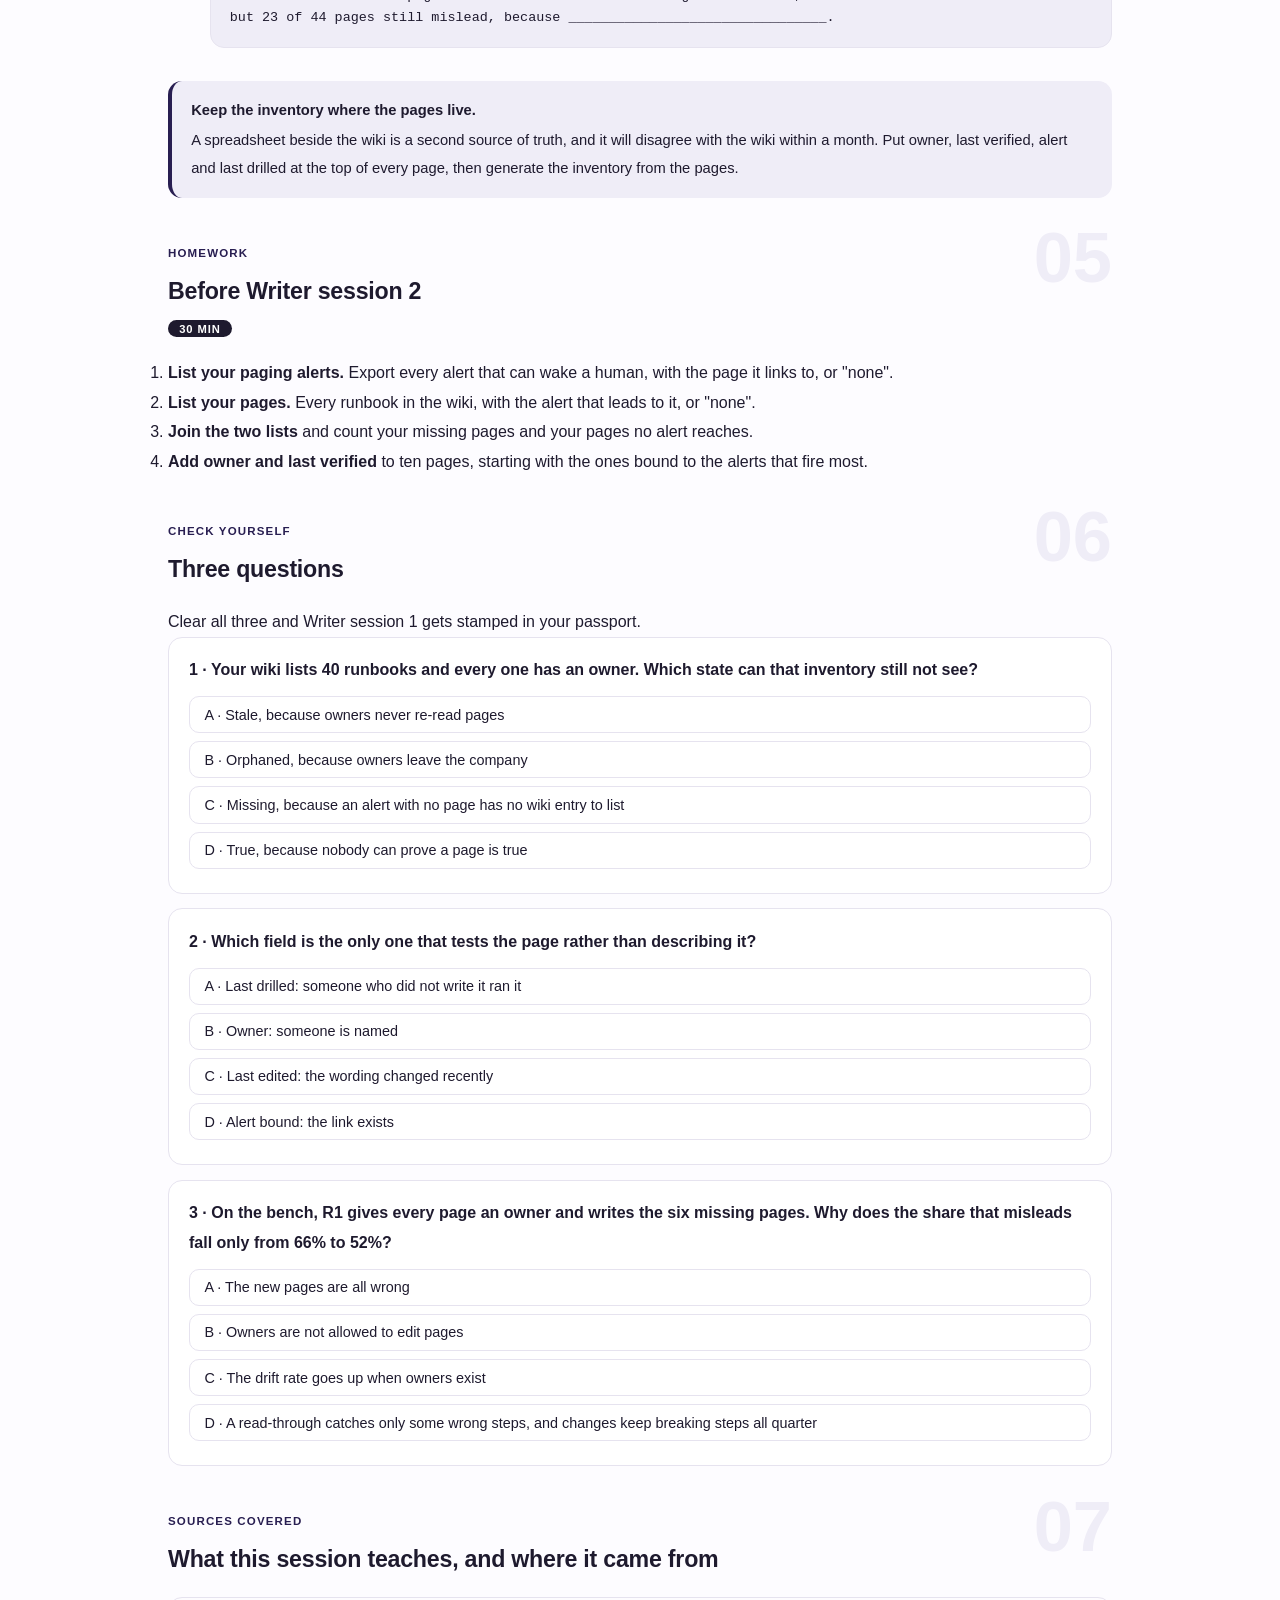
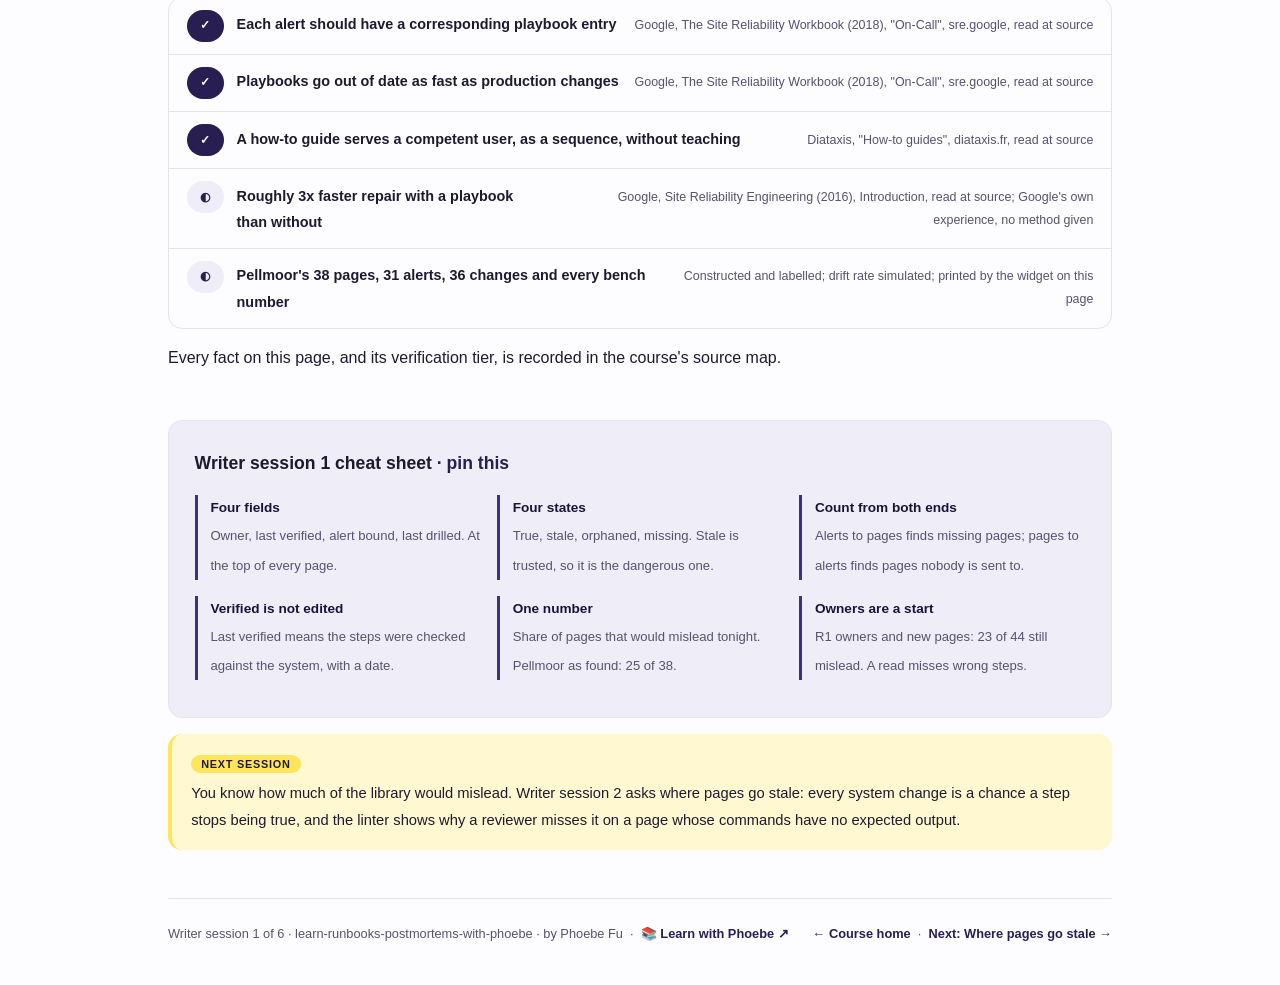
<file: courses/a1-count-what-you-have.html>
<!DOCTYPE html>
<html lang="en">
<head>
<meta charset="UTF-8">
<meta name="viewport" content="width=device-width, initial-scale=1.0">
<!-- social:start -->
<meta name="description" content="Writer session 1 of 6. Count what you have: the runbook inventory, the four fields every page owes the library, the four states a page can be in, and the first bench run on Pellmoor's 38 constructed runbooks.">
<meta property="og:type" content="article">
<meta property="og:site_name" content="Learn with Phoebe">
<meta property="og:title" content="Count what you have - learn runbooks and postmortems with phoebe">
<meta property="og:description" content="Writer session 1 of 6. An inventory of every runbook: owner, last verified, alert bound, last drilled. Then the share that would mislead at 2 a.m.">
<meta property="og:url" content="https://phoebefu6.github.io/learn-runbooks-postmortems-with-phoebe/courses/a1-count-what-you-have.html">
<meta property="og:image" content="https://phoebefu6.github.io/learn-runbooks-postmortems-with-phoebe/assets/og-cover.png">
<meta property="og:image:width" content="1200">
<meta property="og:image:height" content="630">
<meta name="twitter:card" content="summary_large_image">
<meta name="twitter:title" content="Count what you have - learn runbooks and postmortems with phoebe">
<meta name="twitter:description" content="Writer session 1 of 6. Four fields, four states, one number: how much of the library would mislead tonight.">
<meta name="twitter:image" content="https://phoebefu6.github.io/learn-runbooks-postmortems-with-phoebe/assets/og-cover.png">
<!-- social:end -->
<title>Writer session 1 · Count what you have - learn runbooks and postmortems with phoebe</title>
<link rel="stylesheet" href="../assets/style.css?v=2">
</head>
<body>

<div class="toolbar">
  <div class="wrap">
    <span class="crumb"><a href="../index.html">learn-runbooks-postmortems-with-phoebe</a> / Writer session 1 of 6</span>
    <button class="btn" id="toggle-all" type="button">Expand all</button>
    <button class="btn primary" id="zoom-toggle" type="button">Projector zoom: off</button>
  </div>
</div>

<header class="masthead">
  <div class="wrap">
    <div class="eyebrow">Learn Runbooks &amp; Postmortems with Phoebe · Writer session 1 of 6</div>
    <h1>Count what you have: <span class="accent">the library, not the page</span></h1>
    <p class="sub">Most teams can show you their best runbook. Very few can tell you how many runbooks they have, who owns each one, when anyone last checked it against the system, and which alerts page someone at night with nothing written behind them. Tonight you build that inventory for Pellmoor, a constructed same-day online grocer with 38 runbooks written over three years, and you get the first number the rest of the track works to bring down: the share of pages that would mislead the next responder.</p>
    <div class="chip-row">
      <span class="chip level">🟢 Writer</span>
      <span class="chip audience">On-call engineers, SREs, data engineers and tech writers</span>
      <span class="chip audience">Hands-on in the browser</span>
      <span class="chip time">45 min</span>
    </div>
    <div class="agenda">
      <span class="a1" style="flex:1">0-3 · Welcome</span>
      <span class="a2" style="flex:4">3-18 · Four fields, four states, one number</span>
      <span class="a3" style="flex:5">18-40 · Build-along: inventory Pellmoor</span>
      <span class="a4" style="flex:1">40-45 · Q&amp;A</span>
    </div>
  </div>
</header>

<main class="wrap">

  <section class="section" id="intro">
    <div class="section-kicker">
      <span class="klabel">Part 0</span>
      <h2>Where we start</h2>
    </div>
    <p class="lede">The Writer track is for the people who write, drill and maintain the pages and draft the postmortems. Six sessions: tonight, the inventory; then where pages go stale; why a drill is the only real test; turning an incident record into a team postmortem; reading eleven postmortems as one dataset; and the docs bench, where the whole kit is scored. Pellmoor's runbooks, changes, postmortems and actions are constructed and labelled wherever they appear. The rule engine in the bench is real and runs on any text you paste.</p>

    <div class="legend">
      <span class="pill">🎫 Clear all three quiz questions to stamp your passport</span>
      <span class="pill">Live = presented in the 45 minutes</span>
      <span class="pill">Self-study = the full depth, after class</span>
      <span class="pill">★ Build-along = everyone builds it</span>
    </div>

    <div class="callout win">
      <p><strong>★ What you walk out with tonight.</strong> A library inventory: one row per runbook with its owner, last-verified date, the alert it answers and the date it was last drilled; a count of pages in each of four states; and Pellmoor's baseline, the share of its pages that would mislead at 2 a.m. Every later session moves that number, so you need it written down.</p>
    </div>
  </section>

  <section class="section" id="part-1">
    <div class="section-kicker">
      <span class="klabel">Part 1 · covers the inventory</span>
      <h2>Four fields every page owes the library</h2>
      <span class="tag concept">5 min live</span>
    </div>
    <p class="lede">A runbook on its own is a document. A runbook in a library is a promise: someone owns it, someone checked it against the system on a known date, a known alert sends people to it, and it has been tried by a person who did not write it. Four fields carry that promise. A page missing any of them is a page nobody can vouch for.</p>

    <figure class="zoomable">
      <svg viewBox="0 0 880 330" xmlns="http://www.w3.org/2000/svg" role="img" aria-label="A hand-drawn runbook card in the middle with four tags pinned to it. Owner points to a person who answers for the page. Last verified points to the date someone checked the steps against the system. Alert bound points to the paging alert that sends a responder to the page. Last drilled points to a stopwatch for the last time a newcomer ran the page. Constructed Pellmoor example: 15 of 38 pages have no owner and 6 of 31 paging alerts have no page.">
        <defs>
          <filter id="a1aSk" x="-3%" y="-3%" width="106%" height="106%"><feTurbulence type="fractalNoise" baseFrequency="0.02" numOctaves="2" seed="11" result="n"/><feDisplacementMap in="SourceGraphic" in2="n" scale="2.4" xChannelSelector="R" yChannelSelector="G"/></filter>
          <pattern id="a1aHc" patternUnits="userSpaceOnUse" width="7" height="7" patternTransform="rotate(-38)"><line x1="0" y1="0" x2="0" y2="7" stroke="#281E51" stroke-width="1" opacity=".5"/></pattern>
          <marker id="a1aAr" viewBox="0 0 10 10" refX="9" refY="5" markerWidth="8" markerHeight="8" orient="auto"><path d="M1 1 L9 5 L1 9" fill="none" stroke="#1E1A2E" stroke-width="1.6" stroke-linecap="round"/></marker>
        </defs>
        <style>
          .a1aH { font: 800 12px Inter, sans-serif; fill: #1E1A2E; }
          .a1aL { font: 600 12px Inter, sans-serif; fill: #1E1A2E; }
          .a1aS { font: 400 11px Inter, sans-serif; fill: #57526E; }
          .a1aB { font: 800 11px Inter, sans-serif; fill: #6B5600; }
          .a1aV { font: 800 18px Inter, sans-serif; fill: #1A1338; }
          .a1aN { font: 400 12px Inter, sans-serif; fill: #57526E; }
        </style>

        <text class="a1aH" x="30" y="28">ONE PAGE, FOUR PROMISES</text>
        <text class="a1aS" x="230" y="28">Constructed Pellmoor example: RB-07 Checkout payments failing</text>

        <g filter="url(#a1aSk)" fill="none" stroke="#1E1A2E" stroke-width="2" stroke-linecap="round" stroke-linejoin="round">
          <rect x="330" y="80" width="220" height="170" rx="10" transform="rotate(-0.6 440 165)" fill="url(#a1aHc)"/>
          <rect x="40" y="60" width="200" height="74" rx="10" transform="rotate(-1.5 140 97)" fill="#FFFFFF"/>
          <rect x="40" y="196" width="200" height="74" rx="10" transform="rotate(1.2 140 233)" fill="#FFFFFF"/>
          <rect x="640" y="60" width="200" height="74" rx="10" transform="rotate(1.4 740 97)" fill="#FFFFFF"/>
          <rect x="640" y="196" width="200" height="74" rx="10" transform="rotate(-1.1 740 233)" fill="#FFE45C"/>
          <path d="M244 104 L326 124" marker-end="url(#a1aAr)"/>
          <path d="M244 228 L326 210" marker-end="url(#a1aAr)"/>
          <path d="M636 104 L554 124" marker-end="url(#a1aAr)"/>
          <path d="M636 228 L554 210" marker-end="url(#a1aAr)"/>
          <!-- doodle: a stopwatch beside the drill tag -->
          <circle cx="820" cy="292" r="12" stroke="#281E51"/>
          <path d="M820 280 L820 274 M820 292 L826 286" stroke="#281E51"/>
        </g>

        <rect x="346" y="98" width="188" height="134" rx="8" fill="#FFFFFF"/>
        <text class="a1aH" x="358" y="120">RB-07</text>
        <text class="a1aL" x="358" y="140">Checkout payments failing</text>
        <text class="a1aS" x="358" y="162">5 numbered steps</text>
        <text class="a1aS" x="358" y="180">2 commands</text>
        <text class="a1aS" x="358" y="198">1 provider failover</text>
        <text class="a1aB" x="358" y="220">is anyone vouching for it?</text>

        <text class="a1aH" x="56" y="86">OWNER</text>
        <text class="a1aS" x="56" y="106">a named role answers for it</text>
        <text class="a1aS" x="56" y="122">Pellmoor: 15 pages have none</text>

        <text class="a1aH" x="56" y="222">LAST VERIFIED</text>
        <text class="a1aS" x="56" y="242">steps checked against the</text>
        <text class="a1aS" x="56" y="258">system, with a date</text>

        <text class="a1aH" x="656" y="86">ALERT BOUND</text>
        <text class="a1aS" x="656" y="106">a paging alert links here</text>
        <text class="a1aS" x="656" y="122">Pellmoor: 6 alerts have none</text>

        <text class="a1aH" x="656" y="222">LAST DRILLED</text>
        <text class="a1aS" x="656" y="242">a newcomer ran it, timed</text>
        <text class="a1aB" x="656" y="258">the field most libraries lack</text>

        <text class="a1aN" x="30" y="316">A page missing any of the four is a page nobody can vouch for, however well it is written.</text>
      </svg>
      <figcaption>🔍 Click to zoom - the drill field is highlighted because it is the one that proves the other three</figcaption>
    </figure>

    <details class="card" open>
      <summary><span class="mode live">Live</span>The four fields, and why each one<span class="mini">3 min</span><span class="caret">▶</span></summary>
      <div class="body">
        <p><strong>Owner.</strong> A named role, not a team and not "everyone". When a system change lands, somebody has to be the person the change is routed to. A page with no owner has nobody to route to, so it silently ages.</p>
        <p><strong>Last verified.</strong> The date someone walked the steps against the live system and found them true. Not the date the page was last edited: an edit to the wording is not a check of the commands.</p>
        <p><strong>Alert bound.</strong> Which paging alert links to this page. Google's SRE workbook puts the norm plainly: each alert should have a corresponding playbook entry. Binding works both ways. An alert with no page sends a responder into the dark; a page bound to no alert is only found by search, usually by the wrong person.</p>
        <p><strong>Last drilled.</strong> When someone who did not write the page last ran it, timed, in a drill or a game day. It is the only field that tests the page rather than describing it, which is why Writer session 3 is about nothing else.</p>
      </div>
    </details>

    <details class="card">
      <summary><span class="mode self">Self-study</span>One page, recapped in one card (and where to learn it properly)<span class="mini">3 min</span><span class="caret">▶</span></summary>
      <div class="body">
        <p>This track does not reteach how to write a single good runbook; two sibling sessions already do. In short: a runbook is a how-to guide in the Diataxis sense, written for a competent reader with one goal, as a sequence of actions with no digression or teaching; every action is followed by a way to confirm it worked; and it is written for a reader who is tired, new to the system and reading on a phone.</p>
        <p>For the anatomy, read <a href="https://phoebefu6.github.io/learn-tech-writing-with-phoebe/courses/93-runbooks.html">Tech Writing, runbooks ↗</a>. For one runbook bound to one alert on a data pipeline, read <a href="https://phoebefu6.github.io/learn-data-reliability-with-phoebe/courses/b4-runbooks.html">Data Reliability, runbooks ↗</a>. Sentence craft lives in <a href="https://phoebefu6.github.io/learn-tech-writing-with-phoebe/courses/02-sentences-that-work.html">Tech Writing 02 ↗</a>. Here, the unit is the library.</p>
      </div>
    </details>

    <div class="callout example">
      <span class="ex-pill">Real world</span>
      <p><strong>Google pairs the alert and the page at birth.</strong> The SRE workbook's on-call chapter describes the convention that when an alert is created, a corresponding playbook entry usually is too, and that pages should link to the relevant monitoring consoles. The inventory you build tonight is how you find out whether your team kept that convention, alert by alert. (Google, The Site Reliability Workbook, "On-Call", read at source.)</p>
    </div>
  </section>

  <section class="section" id="part-2">
    <div class="section-kicker">
      <span class="klabel">Part 2 · covers the four states</span>
      <h2>True, stale, orphaned, missing</h2>
      <span class="tag concept">5 min live</span>
    </div>
    <p class="lede">Once every page has its four fields, every page falls into one of four states. True: the steps match the system and somebody owns it. Stale: a step no longer matches the system. Orphaned: nobody owns it, so nobody will notice when it goes stale. Missing: an alert pages a human and there is no page at all. Stale is the dangerous one, because a stale page is still trusted.</p>

    <figure class="zoomable">
      <svg viewBox="0 0 880 340" xmlns="http://www.w3.org/2000/svg" role="img" aria-label="Four hand-drawn panels, one per state. True: a page step and the system box match, joined by a straight line. Stale: the system box has changed from one host to another and the page step still names the old one, highlighted. Orphaned: a page with an arrow to an empty owner circle. Missing: an alert bell with an arrow to a dashed empty outline where a page should be.">
        <defs>
          <filter id="a1bSk" x="-3%" y="-3%" width="106%" height="106%"><feTurbulence type="fractalNoise" baseFrequency="0.02" numOctaves="2" seed="17" result="n"/><feDisplacementMap in="SourceGraphic" in2="n" scale="2.4" xChannelSelector="R" yChannelSelector="G"/></filter>
          <pattern id="a1bHc" patternUnits="userSpaceOnUse" width="7" height="7" patternTransform="rotate(-38)"><line x1="0" y1="0" x2="0" y2="7" stroke="#281E51" stroke-width="1" opacity=".5"/></pattern>
          <marker id="a1bAr" viewBox="0 0 10 10" refX="9" refY="5" markerWidth="8" markerHeight="8" orient="auto"><path d="M1 1 L9 5 L1 9" fill="none" stroke="#1E1A2E" stroke-width="1.6" stroke-linecap="round"/></marker>
        </defs>
        <style>
          .a1bH { font: 800 12px Inter, sans-serif; fill: #1E1A2E; }
          .a1bL { font: 600 12px Inter, sans-serif; fill: #1E1A2E; }
          .a1bS { font: 400 11px Inter, sans-serif; fill: #57526E; }
          .a1bB { font: 800 11px Inter, sans-serif; fill: #6B5600; }
          .a1bN { font: 400 12px Inter, sans-serif; fill: #57526E; }
        </style>

        <text class="a1bH" x="30" y="28">FOUR STATES A PAGE CAN BE IN</text>

        <g filter="url(#a1bSk)" fill="none" stroke="#1E1A2E" stroke-width="2" stroke-linecap="round" stroke-linejoin="round">
          <rect x="24" y="46" width="196" height="240" rx="12" transform="rotate(-0.4 122 166)" fill="#FFFFFF"/>
          <rect x="242" y="46" width="196" height="240" rx="12" transform="rotate(0.4 340 166)" fill="#FFFFFF"/>
          <rect x="460" y="46" width="196" height="240" rx="12" transform="rotate(-0.3 558 166)" fill="#FFFFFF"/>
          <rect x="678" y="46" width="180" height="240" rx="12" transform="rotate(0.3 768 166)" fill="#FFFFFF"/>
          <!-- true: step and system match -->
          <rect x="44" y="100" width="156" height="40" rx="6" fill="#EFEDF7"/>
          <rect x="44" y="190" width="156" height="40" rx="6" fill="url(#a1bHc)"/>
          <path d="M122 142 L122 186" marker-end="url(#a1bAr)"/>
          <!-- stale: step names the old host -->
          <rect x="262" y="100" width="156" height="40" rx="6" fill="#FFE45C"/>
          <rect x="262" y="190" width="156" height="40" rx="6" fill="url(#a1bHc)"/>
          <path d="M340 142 L340 186" stroke-dasharray="5 6" marker-end="url(#a1bAr)"/>
          <!-- orphaned: owner circle empty -->
          <rect x="480" y="100" width="156" height="40" rx="6" fill="#EFEDF7"/>
          <circle cx="558" cy="212" r="20" stroke-dasharray="5 5"/>
          <path d="M558 142 L558 188" marker-end="url(#a1bAr)"/>
          <!-- missing: bell, dashed empty page -->
          <path d="M752 108 Q752 92 768 92 Q784 92 784 108 L788 126 L748 126 Z M762 130 Q768 136 774 130"/>
          <rect x="702" y="186" width="132" height="48" rx="6" stroke-dasharray="6 6" stroke="#991B1B"/>
          <path d="M768 138 L768 182" marker-end="url(#a1bAr)"/>
        </g>

        <rect x="54" y="198" width="136" height="24" rx="5" fill="#FFFFFF"/>
        <rect x="272" y="198" width="136" height="24" rx="5" fill="#FFFFFF"/>

        <text class="a1bH" x="40" y="72">TRUE</text>
        <text class="a1bS" x="54" y="124">step: ssh pay-02</text>
        <text class="a1bS" x="62" y="214">system: pay-02</text>
        <text class="a1bS" x="40" y="258">matches, and owned</text>

        <text class="a1bH" x="258" y="72">STALE</text>
        <text class="a1bL" x="272" y="124">step: ssh pay-02</text>
        <text class="a1bS" x="280" y="214">system: pay-07</text>
        <text class="a1bB" x="258" y="258">still trusted, now wrong</text>

        <text class="a1bH" x="476" y="72">ORPHANED</text>
        <text class="a1bS" x="490" y="124">page with no owner</text>
        <text class="a1bS" x="476" y="258">nobody hears of changes</text>

        <text class="a1bH" x="694" y="72">MISSING</text>
        <text class="a1bS" x="712" y="214">no page at all</text>
        <text class="a1bS" x="694" y="258">alert pages a human</text>

        <text class="a1bN" x="30" y="316">Orphaned turns into stale with time; missing is the only state an inventory of pages cannot see.</text>
      </svg>
      <figcaption>🔍 Click to zoom - start the inventory from the alerts, not from the wiki, or the missing pages never show up</figcaption>
    </figure>

    <details class="card">
      <summary><span class="mode live">Live</span>Count from both ends<span class="mini">4 min</span><span class="caret">▶</span></summary>
      <div class="body">
        <p>Walk the wiki and you find pages: true, stale, orphaned. You never find the missing ones, because they do not exist. So the inventory runs from two ends. From the paging configuration, list every alert that can wake a human and write the page it links to, or "none". From the wiki, list every page and write the alert that sends people to it, or "none".</p>
        <p>The join gives you three groups: alerts with a page, alerts with no page (missing), and pages no alert reaches. The last group is not automatically junk; a month-end close checklist is not paged. But it is found only by search, and a page found by search is read by whoever searched, not by the person on call.</p>
      </div>
    </details>

    <details class="card">
      <summary><span class="mode self">Self-study</span>Is a stale page worse than no page?<span class="mini">3 min</span><span class="caret">▶</span></summary>
      <div class="body">
        <p>Practitioners disagree, and the disagreement is worth knowing. One camp says a stale page is worse than none, because the reader trusts it and follows a wrong step with confidence. The other says even a partly stale page carries context (which dashboard, which team, what failed last time) that a blank cannot. The SRE workbook records a related split: some teams keep entries general so they change slowly, others insist on step-by-step instructions. The bench has a trap button for the first camp's answer, deleting the stale pages; you will see what it costs in Writer session 6.</p>
      </div>
    </details>

    <div class="callout example">
      <span class="ex-pill">Real world</span>
      <p><strong>Staleness tracks change, not age.</strong> The SRE workbook's on-call chapter says details in playbooks go out of date at the same rate as production changes, and that on-call engineers should update the playbook when its page fires. A page about a system nobody has touched for a year may still be true; a page about a system that ships daily can be wrong by Friday. (Google, The Site Reliability Workbook, "On-Call", read at source.)</p>
    </div>
  </section>

  <section class="section" id="part-3">
    <div class="section-kicker">
      <span class="klabel">Part 3 · covers the baseline</span>
      <h2>One number for the whole library</h2>
      <span class="tag concept">5 min live</span>
    </div>
    <p class="lede">An inventory ends in one number a leader can track: of every page, how many would mislead the next responder tonight? A page misleads if any step in it is wrong. On Pellmoor's constructed library the bench answers 25 of 38. That is the baseline every later session works on.</p>

    <figure class="zoomable">
      <svg viewBox="0 0 880 300" xmlns="http://www.w3.org/2000/svg" role="img" aria-label="Pellmoor's library as found, drawn as four tallies the bench prints. Pages that would mislead at 2 a.m.: 25 of 38, 66 percent, highlighted. Paging alerts with no page: 6 of 31. Pages with no owner: 15. Paged pages drilled this quarter: 3 of 25. Constructed Pellmoor example; the drift rate is simulated.">
        <defs>
          <filter id="a1cSk" x="-3%" y="-3%" width="106%" height="106%"><feTurbulence type="fractalNoise" baseFrequency="0.02" numOctaves="2" seed="23" result="n"/><feDisplacementMap in="SourceGraphic" in2="n" scale="2.4" xChannelSelector="R" yChannelSelector="G"/></filter>
          <pattern id="a1cHc" patternUnits="userSpaceOnUse" width="7" height="7" patternTransform="rotate(-38)"><line x1="0" y1="0" x2="0" y2="7" stroke="#281E51" stroke-width="1" opacity=".5"/></pattern>
          <marker id="a1cAr" viewBox="0 0 10 10" refX="9" refY="5" markerWidth="8" markerHeight="8" orient="auto"><path d="M1 1 L9 5 L1 9" fill="none" stroke="#1E1A2E" stroke-width="1.6" stroke-linecap="round"/></marker>
        </defs>
        <style>
          .a1cH { font: 800 12px Inter, sans-serif; fill: #1E1A2E; }
          .a1cL { font: 600 12px Inter, sans-serif; fill: #1E1A2E; }
          .a1cS { font: 400 11px Inter, sans-serif; fill: #57526E; }
          .a1cV { font: 800 18px Inter, sans-serif; fill: #1A1338; }
          .a1cN { font: 400 12px Inter, sans-serif; fill: #57526E; }
        </style>

        <text class="a1cH" x="30" y="28">PELLMOOR AS FOUND, AS THE BENCH PRINTS IT</text>

        <g filter="url(#a1cSk)" fill="none" stroke="#1E1A2E" stroke-width="2" stroke-linecap="round" stroke-linejoin="round">
          <rect x="260" y="56" width="480" height="30" rx="6" fill="#FFFFFF"/>
          <rect x="260" y="56" width="316" height="30" rx="6" fill="#FFE45C"/>
          <rect x="260" y="108" width="480" height="30" rx="6" fill="#FFFFFF"/>
          <rect x="260" y="108" width="93" height="30" rx="6" fill="url(#a1cHc)"/>
          <rect x="260" y="160" width="480" height="30" rx="6" fill="#FFFFFF"/>
          <rect x="260" y="160" width="189" height="30" rx="6" fill="url(#a1cHc)"/>
          <rect x="260" y="212" width="480" height="30" rx="6" fill="#FFFFFF"/>
          <rect x="260" y="212" width="58" height="30" rx="6" fill="#EFEDF7"/>
          <!-- doodle: a moon for 2 a.m. -->
          <path d="M800 70 Q784 86 800 102 Q776 100 776 86 Q776 72 800 70 Z" stroke="#281E51"/>
        </g>

        <text class="a1cL" x="240" y="76" text-anchor="end">would mislead at 2 a.m.</text>
        <text class="a1cL" x="240" y="128" text-anchor="end">paging alerts with no page</text>
        <text class="a1cL" x="240" y="180" text-anchor="end">pages with no owner</text>
        <text class="a1cL" x="240" y="232" text-anchor="end">paged pages drilled</text>

        <text class="a1cH" x="588" y="76">25 of 38 (66%)</text>
        <text class="a1cH" x="366" y="128">6 of 31</text>
        <text class="a1cH" x="462" y="180">15</text>
        <text class="a1cH" x="330" y="232">3 of 25</text>

        <text class="a1cN" x="30" y="276">Constructed Pellmoor example, quarter end. Drift per change is simulated at 30%; your numbers will differ.</text>
      </svg>
      <figcaption>🔍 Click to zoom - two in three pages carry at least one wrong step; that, not the page count, is the library's health</figcaption>
    </figure>

    <details class="card">
      <summary><span class="mode live">Live</span>How the bench decides a page would mislead<span class="mini">3 min</span><span class="caret">▶</span></summary>
      <div class="body">
        <p>The library model is small and stated on the widget. Each of 36 system changes in the quarter touches one to three pages of its system. Each touch breaks a step with a probability you can move, the drift rate, set to 30% by default. That rate is simulated; nobody has published a measured rate you could borrow, and yours depends on how often your systems change.</p>
        <p>Older pages also start the quarter carrying wrong steps: the less recently verified, the more. A page misleads if it ends the quarter with any wrong step. Owners, reviews and drills catch wrong steps at stated rates. Later sessions turn each of those on, one at a time.</p>
      </div>
    </details>

    <details class="card">
      <summary><span class="mode self">Self-study</span>Why write pages at all: the reported 3x<span class="mini">2 min</span><span class="caret">▶</span></summary>
      <div class="body">
        <p>The SRE book's introduction says recording best practice ahead of time in a playbook produces roughly a 3x improvement in mean time to repair, compared with "winging it". Treat it as Google's reported experience, not a measured study: the book gives no method. It is still the right shape of claim for a library: the gain comes from pages that are true when read. A stale page takes the reader confidently in the wrong direction.</p>
      </div>
    </details>
  </section>

  <section class="section" id="demo-1">
    <div class="section-kicker">
      <span class="klabel">Build-along</span>
      <h2>Inventory Pellmoor's library on the bench</h2>
      <span class="tag demo">★ 22 min · everyone builds</span>
    </div>
    <p class="lede">The widget holds Pellmoor's 38 runbooks, its 31 paging alerts and one quarter of system changes. Every number below is computed in your browser when you click. Work the five steps and write down what the widget prints; Pellmoor is constructed, so the lesson is the mechanism, not the counts.</p>

    <div class="rbp-widget" data-mode="library" data-rung="r0"></div>

    <figure class="zoomable">
      <svg viewBox="0 0 880 250" xmlns="http://www.w3.org/2000/svg" role="img" aria-label="A hand-drawn map of the library widget. The ladder buttons set the practices. The model reads Pellmoor's pages, alerts and changes, then prints the headline share that would mislead, a stats list, and a grid of page tiles, yellow for a page that would mislead, dashed for no owner, red dashed for an alert with no page.">
        <defs>
          <filter id="a1dSk" x="-3%" y="-3%" width="106%" height="106%"><feTurbulence type="fractalNoise" baseFrequency="0.02" numOctaves="2" seed="31" result="n"/><feDisplacementMap in="SourceGraphic" in2="n" scale="2.4" xChannelSelector="R" yChannelSelector="G"/></filter>
          <pattern id="a1dHc" patternUnits="userSpaceOnUse" width="7" height="7" patternTransform="rotate(-38)"><line x1="0" y1="0" x2="0" y2="7" stroke="#281E51" stroke-width="1" opacity=".5"/></pattern>
          <marker id="a1dAr" viewBox="0 0 10 10" refX="9" refY="5" markerWidth="8" markerHeight="8" orient="auto"><path d="M1 1 L9 5 L1 9" fill="none" stroke="#1E1A2E" stroke-width="1.6" stroke-linecap="round"/></marker>
        </defs>
        <style>
          .a1dH { font: 800 12px Inter, sans-serif; fill: #1E1A2E; }
          .a1dL { font: 600 12px Inter, sans-serif; fill: #1E1A2E; }
          .a1dS { font: 400 11px Inter, sans-serif; fill: #57526E; }
          .a1dN { font: 400 12px Inter, sans-serif; fill: #57526E; }
        </style>

        <g filter="url(#a1dSk)" fill="none" stroke="#1E1A2E" stroke-width="2" stroke-linecap="round" stroke-linejoin="round">
          <rect x="30" y="50" width="200" height="120" rx="10" transform="rotate(-0.8 130 110)" fill="#EFEDF7"/>
          <rect x="320" y="50" width="220" height="120" rx="10" transform="rotate(0.5 430 110)" fill="url(#a1dHc)"/>
          <rect x="630" y="50" width="220" height="120" rx="10" transform="rotate(-0.5 740 110)" fill="#FFFFFF"/>
          <path d="M234 110 L314 110" marker-end="url(#a1dAr)"/>
          <path d="M544 110 L624 110" marker-end="url(#a1dAr)"/>
          <rect x="650" y="132" width="34" height="18" rx="4" fill="#FFE45C"/>
          <rect x="692" y="132" width="34" height="18" rx="4" fill="#FFFFFF" stroke-dasharray="4 4"/>
          <rect x="734" y="132" width="34" height="18" rx="4" fill="#FFFFFF" stroke="#991B1B" stroke-dasharray="4 4"/>
        </g>
        <rect x="336" y="74" width="188" height="76" rx="8" fill="#FFFFFF"/>

        <text class="a1dH" x="46" y="76">LADDER</text>
        <text class="a1dS" x="46" y="98">R0 as found</text>
        <text class="a1dS" x="46" y="116">R1 inventory + owners</text>
        <text class="a1dS" x="46" y="134">later: rewrites, review,</text>
        <text class="a1dS" x="46" y="152">drills, chase</text>

        <text class="a1dH" x="348" y="94">THE MODEL</text>
        <text class="a1dS" x="348" y="114">38 pages, 31 alerts</text>
        <text class="a1dS" x="348" y="132">36 changes in a quarter</text>

        <text class="a1dH" x="646" y="76">WHAT IT PRINTS</text>
        <text class="a1dS" x="646" y="98">headline: share that misleads</text>
        <text class="a1dS" x="646" y="116">stats, then a tile per page</text>

        <text class="a1dN" x="30" y="206">Tiles: yellow would mislead, dashed border no owner, red dashed an alert with no page.</text>
        <text class="a1dN" x="30" y="228">Hover any tile for the page title and its state.</text>
      </svg>
      <figcaption>🔍 Click to zoom - the ladder changes practices, the model replays the quarter, the tiles show which pages paid for it</figcaption>
    </figure>

    <div class="steps">
      <div class="step">
        <p><strong>Step 1 · Read the baseline.</strong> With R0 selected, copy the headline and the first three stats lines. This is Pellmoor as found.</p>
        <div class="prompt-box good"><span class="label">★ Step 1 · R0, as the widget prints it</span>25 of 38 pages would mislead at 2 a.m. (66%)
Paging alerts with no page: 6 of 31
Pages with no owner: 15
Drill coverage: 3 of 25 paged pages drilled this quarter (12%)</div>
      </div>
      <div class="step">
        <p><strong>Step 2 · Find the missing pages.</strong> The six red dashed tiles are alerts that page a human with nothing behind them. Hover each and write its title. Two of the six sit on the pricing feed, the system behind the incident Writer session 4 writes up.</p>
        <div class="prompt-box good"><span class="label">★ Step 2 · alerts with no page</span>NP-1 Feed row count drop                 (pricing feed)
NP-2 Payment webhook silent               (order pipeline)
NP-3 Freezer door open                    (warehouse picking)
NP-4 Delivery ETA wrong                   (customer app)
NP-5 Duplicate revenue rows               (finance warehouse)
NP-6 Feed currency mismatch               (pricing feed)</div>
      </div>
      <div class="step">
        <p><strong>Step 3 · Write five inventory rows.</strong> Hover five tiles, including RB-07 and RB-14, and fill one row each. The widget gives you state and owner; for the other fields, write what your own wiki would need to say.</p>
        <div class="prompt-box good"><span class="label">★ Step 3 · library inventory, first rows</span>page   | title                       | owner | last verified | alert bound | last drilled | state
RB-07  | Checkout payments failing   | ____  | ____________  | ___________ | ____________ | ______
RB-14  | Supplier feed schema changed| ____  | ____________  | ___________ | ____________ | ______
RB-__  | ___________________________ | ____  | ____________  | ___________ | ____________ | ______</div>
      </div>
      <div class="step">
        <p><strong>Step 4 · Click R1, inventory + owners.</strong> Every page gets a named owner, each owner reads their page once, and the six missing pages get written. Copy the new headline and notice the denominator change.</p>
        <div class="prompt-box good"><span class="label">★ Step 4 · R1, as the widget prints it</span>23 of 44 pages would mislead at 2 a.m. (52%)
Paging alerts with no page: 0 of 31
Pages with no owner: 0</div>
      </div>
      <div class="step">
        <p><strong>Step 5 · Say what R1 did not fix.</strong> Ownership found some wrong steps but not most: 23 pages still mislead. Write one sentence on why a careful read misses wrong steps. Writer session 2 answers it with the linter.</p>
        <div class="prompt-box good"><span class="label">★ Step 5 · your note</span>R1 cut alerts with no page from 6 to 0 and owners-missing from 15 to 0,
but 23 of 44 pages still mislead, because ________________________________.</div>
      </div>
    </div>

    <div class="callout tip">
      <p><strong>Keep the inventory where the pages live.</strong> A spreadsheet beside the wiki is a second source of truth, and it will disagree with the wiki within a month. Put owner, last verified, alert and last drilled at the top of every page, then generate the inventory from the pages.</p>
    </div>
  </section>

  <section class="section" id="exercise">
    <div class="section-kicker">
      <span class="klabel">Homework</span>
      <h2>Before Writer session 2</h2>
      <span class="tag exercise">30 min</span>
    </div>
    <ol>
      <li><strong>List your paging alerts.</strong> Export every alert that can wake a human, with the page it links to, or "none".</li>
      <li><strong>List your pages.</strong> Every runbook in the wiki, with the alert that leads to it, or "none".</li>
      <li><strong>Join the two lists</strong> and count your missing pages and your pages no alert reaches.</li>
      <li><strong>Add owner and last verified</strong> to ten pages, starting with the ones bound to the alerts that fire most.</li>
    </ol>
  </section>

  <section class="section" id="quiz">
    <div class="section-kicker">
      <span class="klabel">Check yourself</span>
      <h2>Three questions</h2>
    </div>
    <p>Clear all three and Writer session 1 gets stamped in your passport.</p>

    <div class="quiz-q" data-answer="2">
      <p class="qtext">1 · Your wiki lists 40 runbooks and every one has an owner. Which state can that inventory still not see?</p>
      <button class="qopt" type="button">A · Stale, because owners never re-read pages</button>
      <button class="qopt" type="button">B · Orphaned, because owners leave the company</button>
      <button class="qopt" type="button">C · Missing, because an alert with no page has no wiki entry to list</button>
      <button class="qopt" type="button">D · True, because nobody can prove a page is true</button>
      <p class="qwhy">A walk of the wiki only finds pages that exist. Start from the paging configuration to find alerts with nothing behind them.</p>
    </div>

    <div class="quiz-q" data-answer="0">
      <p class="qtext">2 · Which field is the only one that tests the page rather than describing it?</p>
      <button class="qopt" type="button">A · Last drilled: someone who did not write it ran it</button>
      <button class="qopt" type="button">B · Owner: someone is named</button>
      <button class="qopt" type="button">C · Last edited: the wording changed recently</button>
      <button class="qopt" type="button">D · Alert bound: the link exists</button>
      <p class="qwhy">An owner, a date and a link describe the page. A drill runs it against the system with a reader who brings no memory of it.</p>
    </div>

    <div class="quiz-q" data-answer="3">
      <p class="qtext">3 · On the bench, R1 gives every page an owner and writes the six missing pages. Why does the share that misleads fall only from 66% to 52%?</p>
      <button class="qopt" type="button">A · The new pages are all wrong</button>
      <button class="qopt" type="button">B · Owners are not allowed to edit pages</button>
      <button class="qopt" type="button">C · The drift rate goes up when owners exist</button>
      <button class="qopt" type="button">D · A read-through catches only some wrong steps, and changes keep breaking steps all quarter</button>
      <p class="qwhy">Ownership is necessary, not sufficient. A one-off read misses wrong steps, and the quarter's changes keep arriving after it.</p>
    </div>

    <p class="quiz-score"></p>
  </section>

  <section class="section" id="official">
    <div class="section-kicker">
      <span class="klabel">Sources covered</span>
      <h2>What this session teaches, and where it came from</h2>
    </div>
    <div class="covered">
      <div class="covered-row"><span class="status pill solid">✓</span><span class="name">Each alert should have a corresponding playbook entry</span><span class="note">Google, The Site Reliability Workbook (2018), "On-Call", sre.google, read at source</span></div>
      <div class="covered-row"><span class="status pill solid">✓</span><span class="name">Playbooks go out of date as fast as production changes</span><span class="note">Google, The Site Reliability Workbook (2018), "On-Call", sre.google, read at source</span></div>
      <div class="covered-row"><span class="status pill solid">✓</span><span class="name">A how-to guide serves a competent user, as a sequence, without teaching</span><span class="note">Diataxis, "How-to guides", diataxis.fr, read at source</span></div>
      <div class="covered-row"><span class="status pill light">◐</span><span class="name">Roughly 3x faster repair with a playbook than without</span><span class="note">Google, Site Reliability Engineering (2016), Introduction, read at source; Google's own experience, no method given</span></div>
      <div class="covered-row"><span class="status pill light">◐</span><span class="name">Pellmoor's 38 pages, 31 alerts, 36 changes and every bench number</span><span class="note">Constructed and labelled; drift rate simulated; printed by the widget on this page</span></div>
    </div>
    <p class="mono" style="margin-top:14px">Every fact on this page, and its verification tier, is recorded in the course's source map.</p>
  </section>

  <section class="cheat" id="cheatsheet">
    <h3>Writer session 1 cheat sheet <span>· pin this</span></h3>
    <div class="grid-2">
      <div class="cheat-item"><b>Four fields</b><span>Owner, last verified, alert bound, last drilled. At the top of every page.</span></div>
      <div class="cheat-item"><b>Four states</b><span>True, stale, orphaned, missing. Stale is trusted, so it is the dangerous one.</span></div>
      <div class="cheat-item"><b>Count from both ends</b><span>Alerts to pages finds missing pages; pages to alerts finds pages nobody is sent to.</span></div>
      <div class="cheat-item"><b>Verified is not edited</b><span>Last verified means the steps were checked against the system, with a date.</span></div>
      <div class="cheat-item"><b>One number</b><span>Share of pages that would mislead tonight. Pellmoor as found: 25 of 38.</span></div>
      <div class="cheat-item"><b>Owners are a start</b><span>R1 owners and new pages: 23 of 44 still mislead. A read misses wrong steps.</span></div>
    </div>
  </section>

  <div class="callout next">
    <span class="nx-pill">Next session</span>
    <p>You know how much of the library would mislead. Writer session 2 asks where pages go stale: every system change is a chance a step stops being true, and the linter shows why a reviewer misses it on a page whose commands have no expected output.</p>
  </div>

  <footer class="pagefoot">
    <span>Writer session 1 of 6 · learn-runbooks-postmortems-with-phoebe · by Phoebe Fu &nbsp;·&nbsp; 📚 <a href="https://phoebefu6.github.io/learn-with-phoebe/">Learn with Phoebe ↗</a></span>
    <span><a href="../index.html">← Course home</a> &nbsp;·&nbsp; <a href="a2-where-pages-go-stale.html">Next: Where pages go stale →</a></span>
  </footer>

</main>

<script src="../assets/rbp-sample.js?v=1"></script>
<script src="../assets/rbp-live.js?v=1"></script>
<script src="../assets/app.js?v=2"></script>
</body>
</html>
</file>
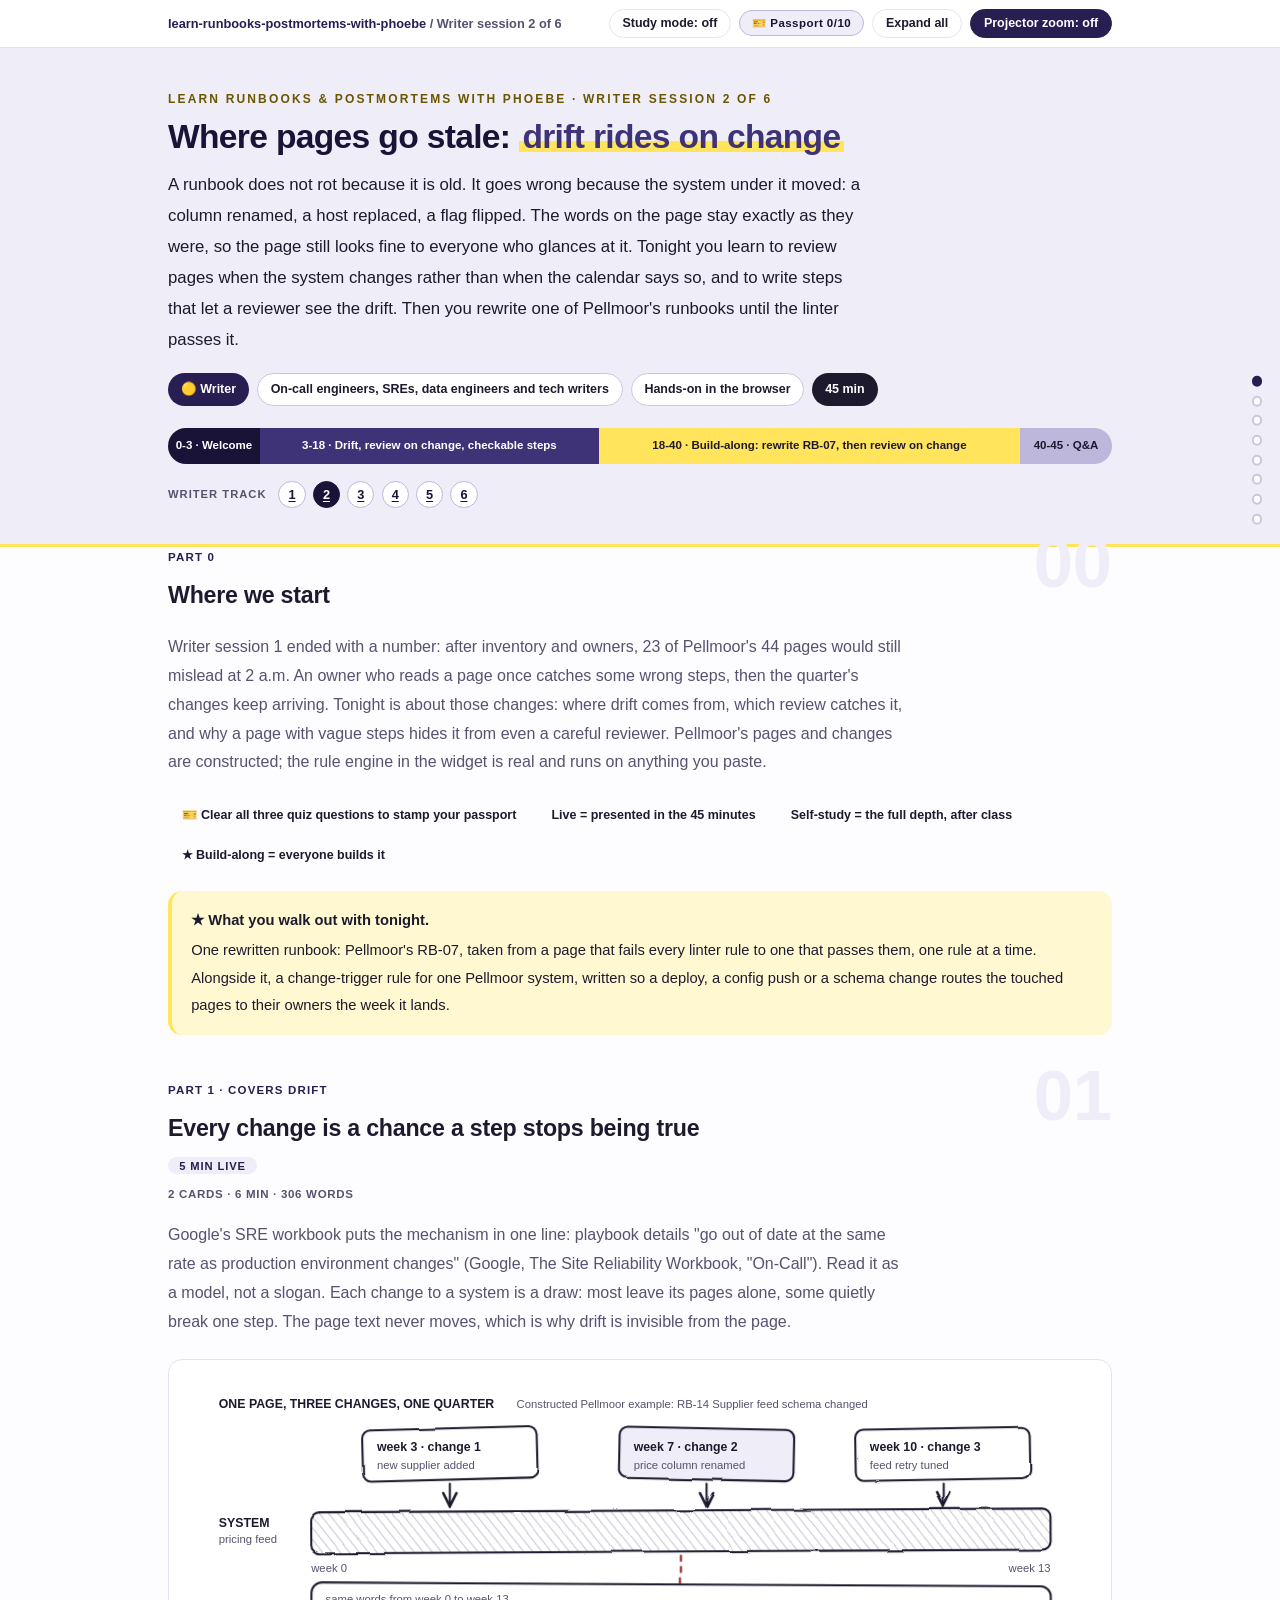
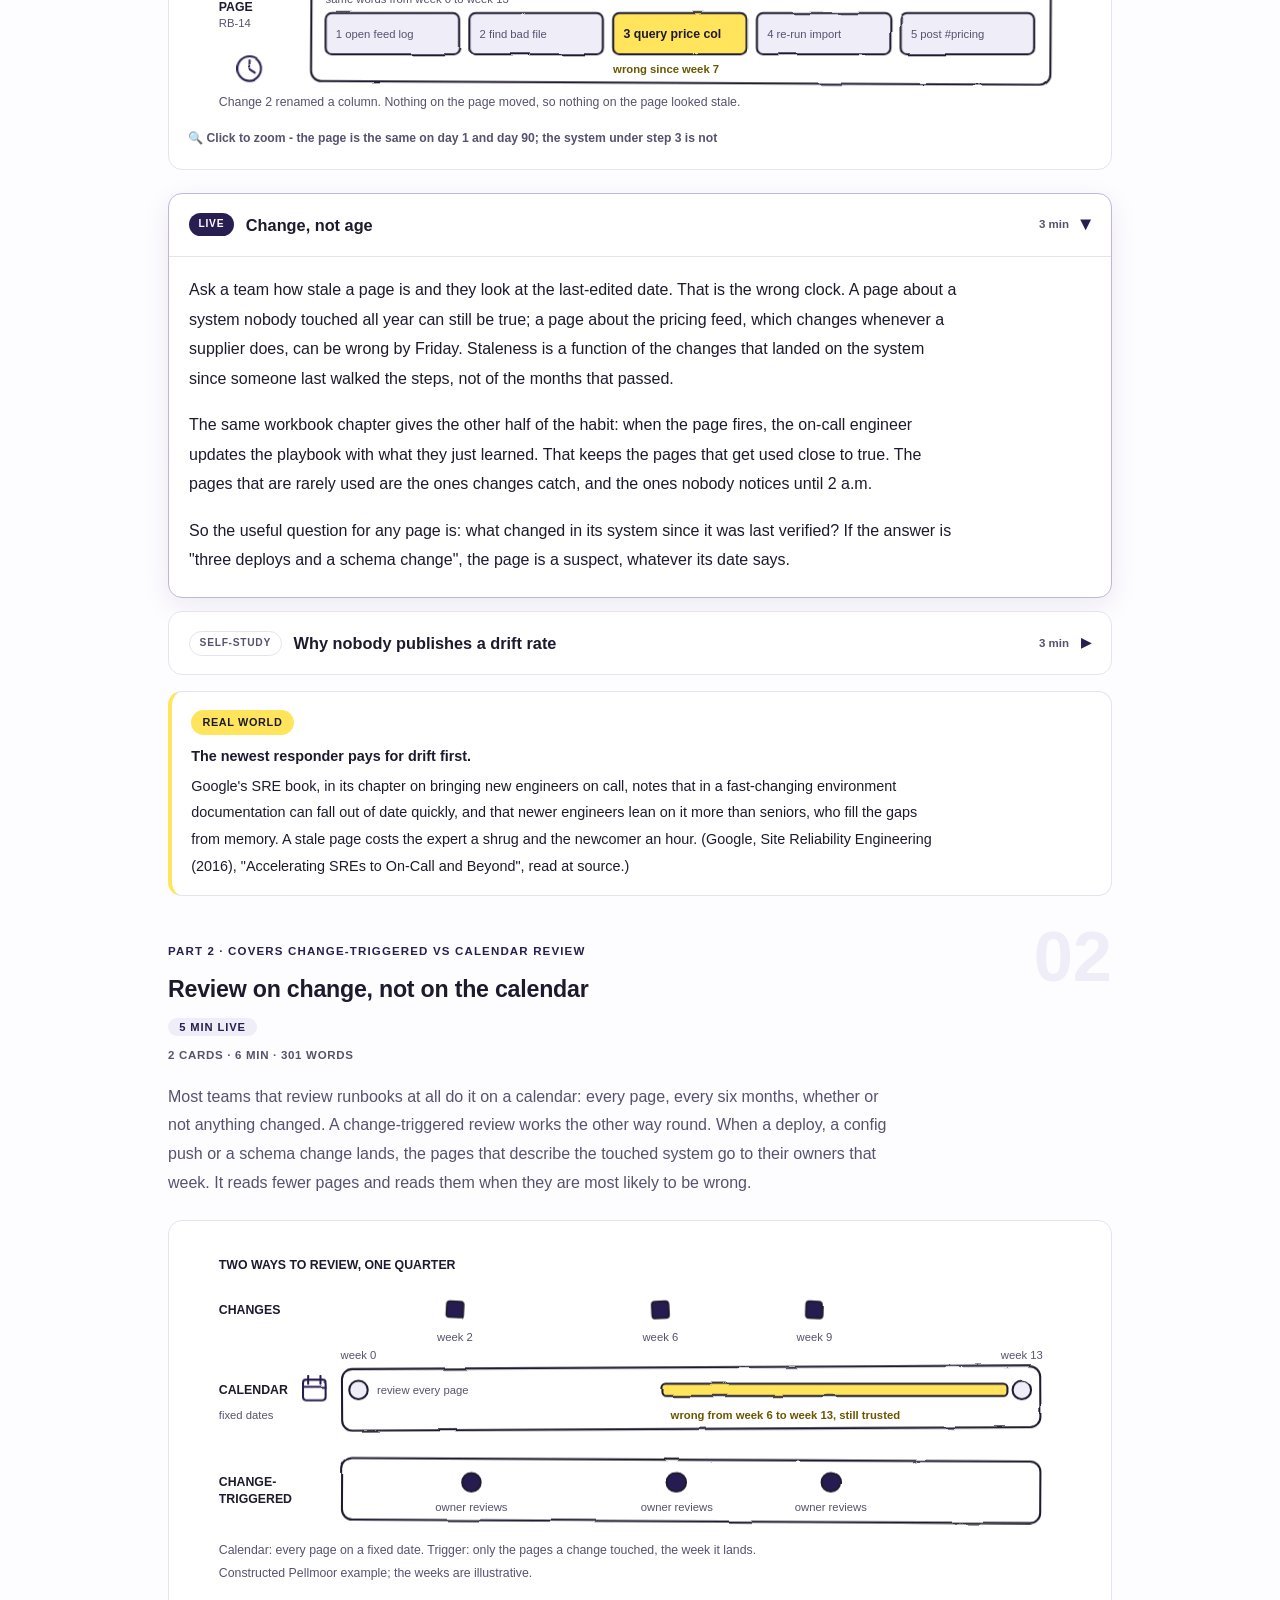
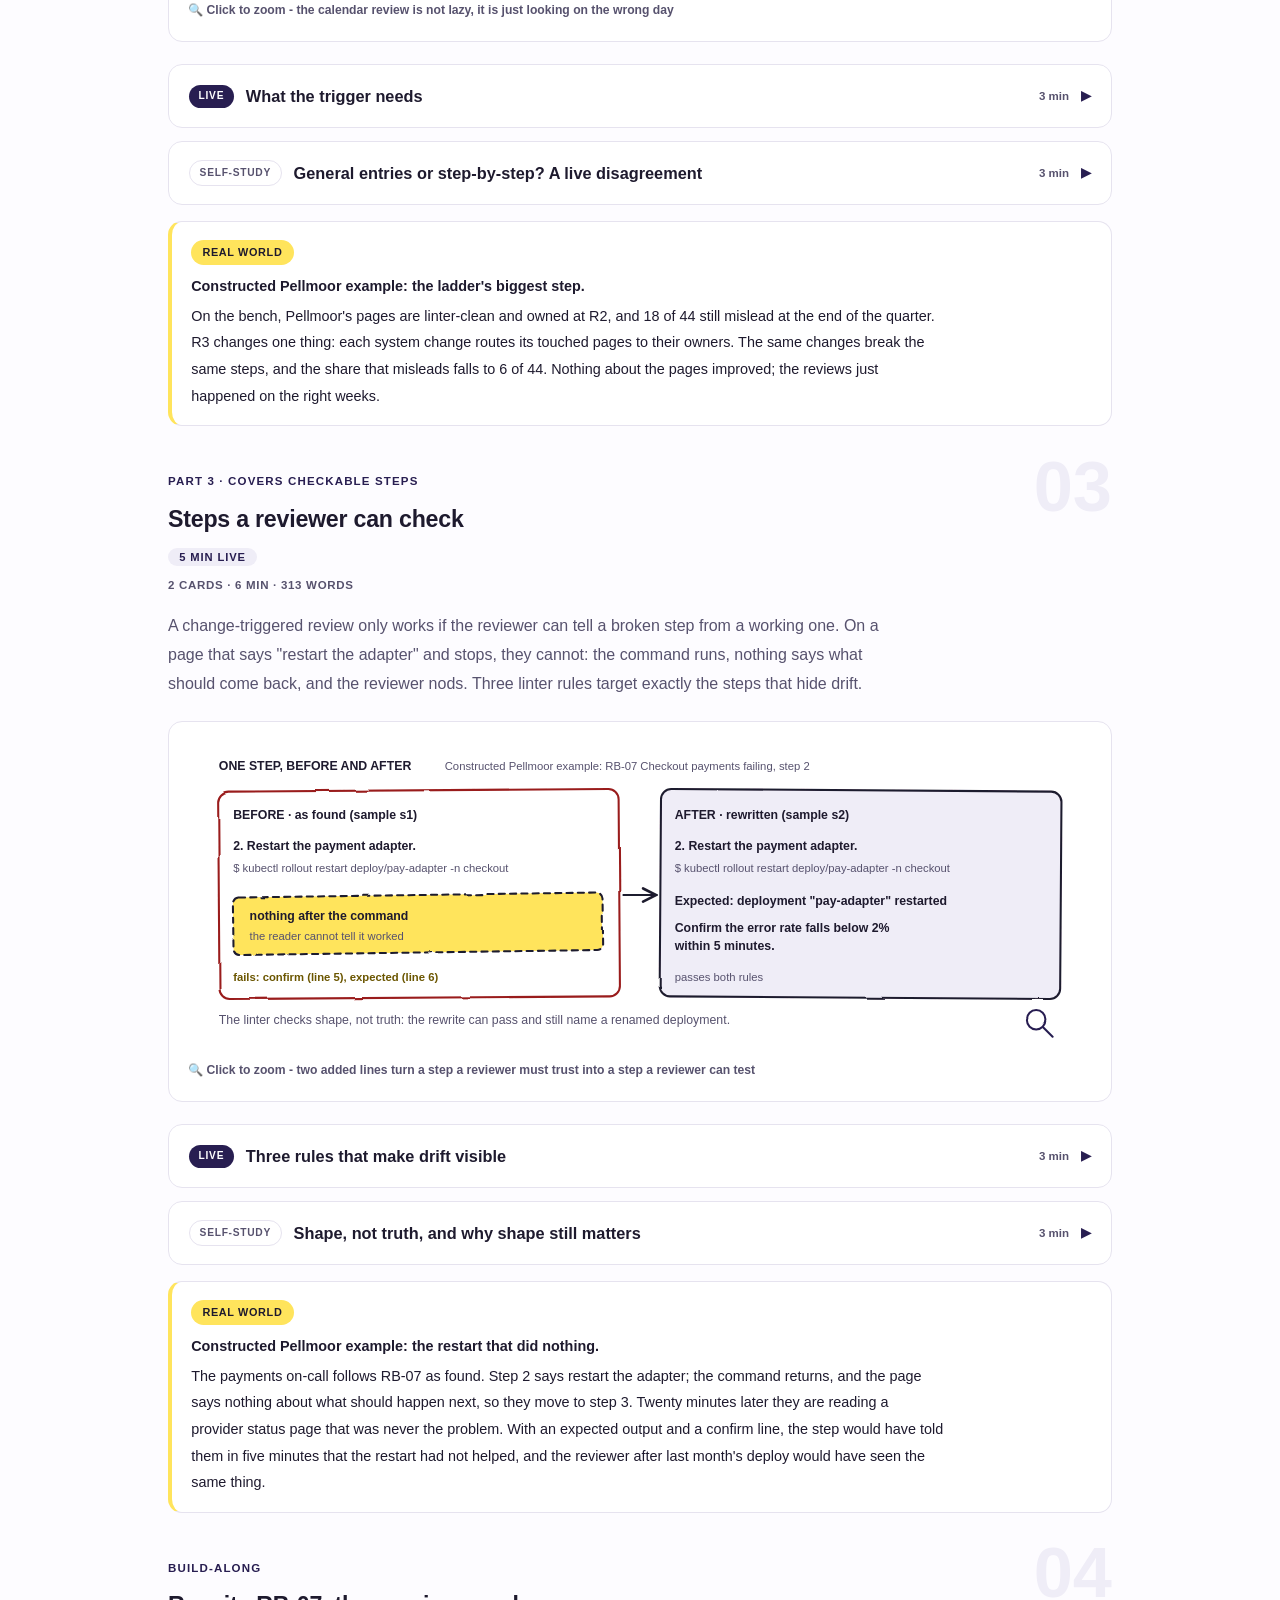
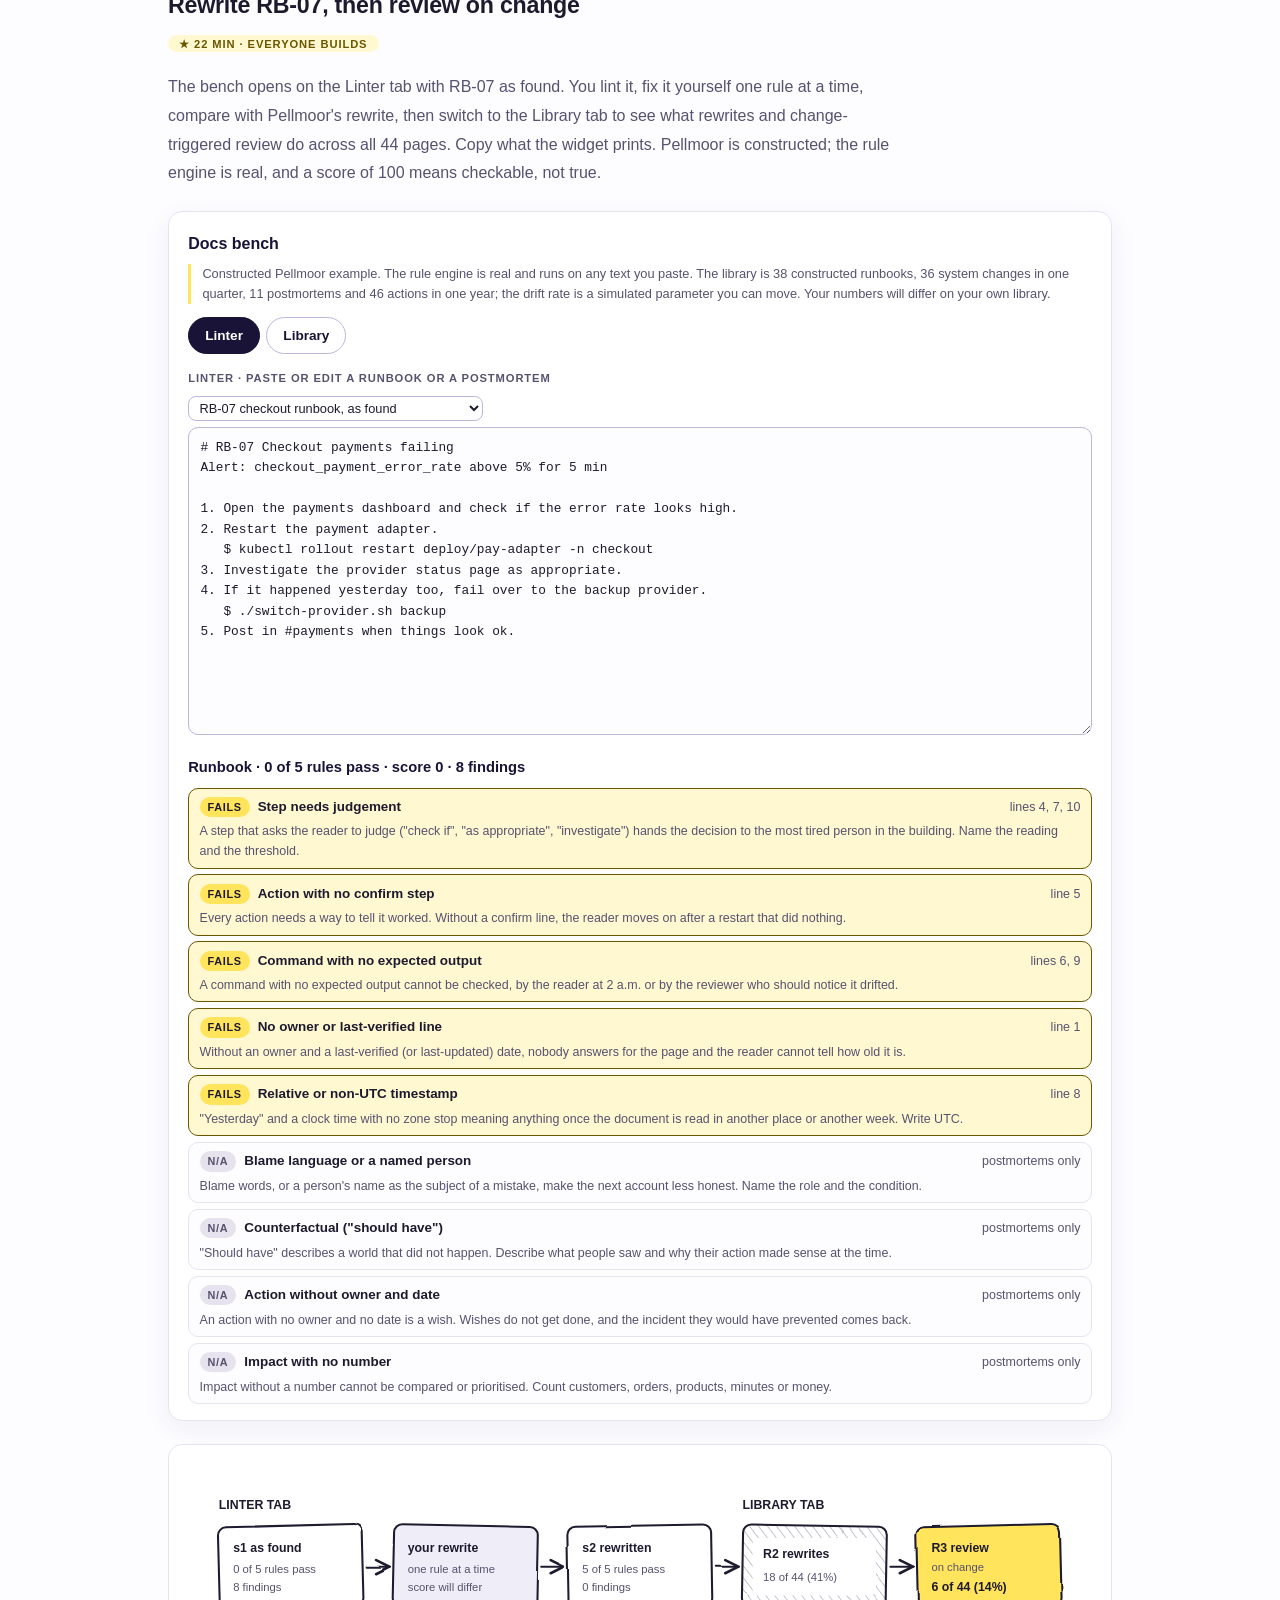
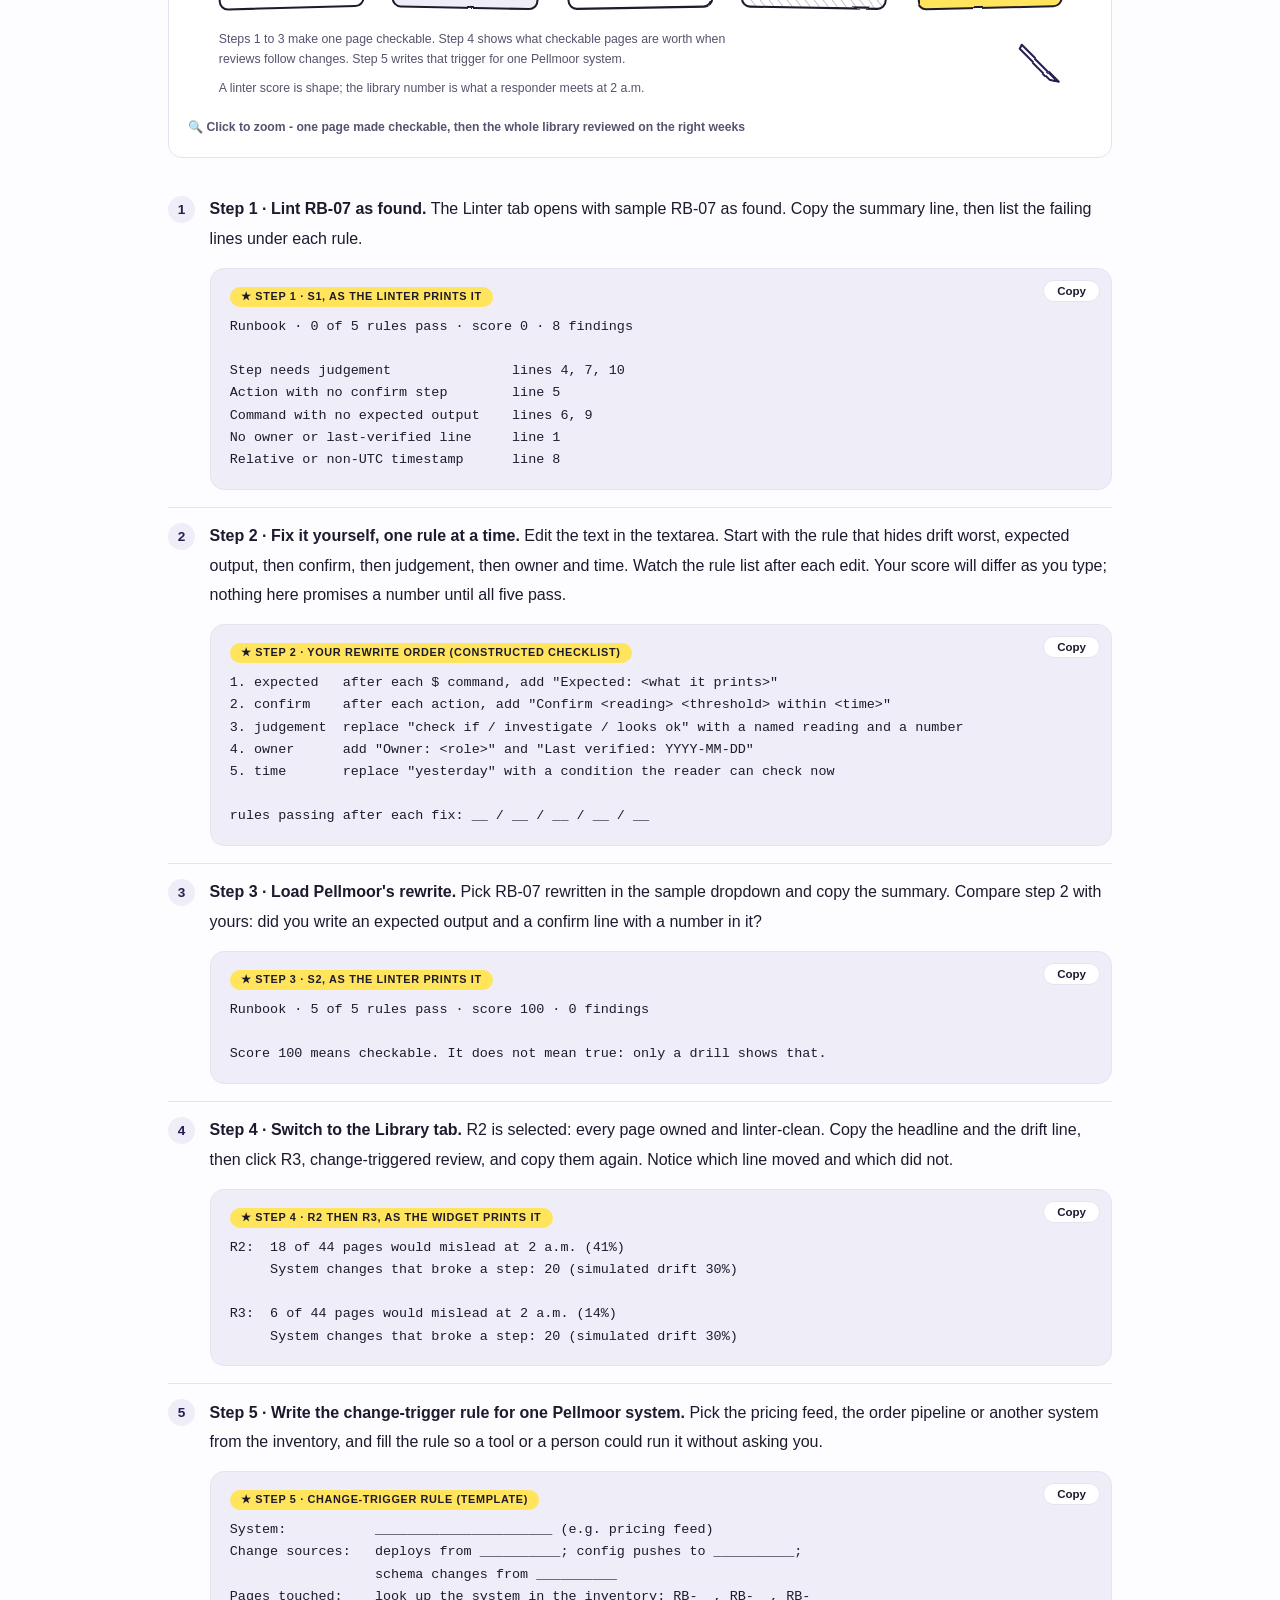
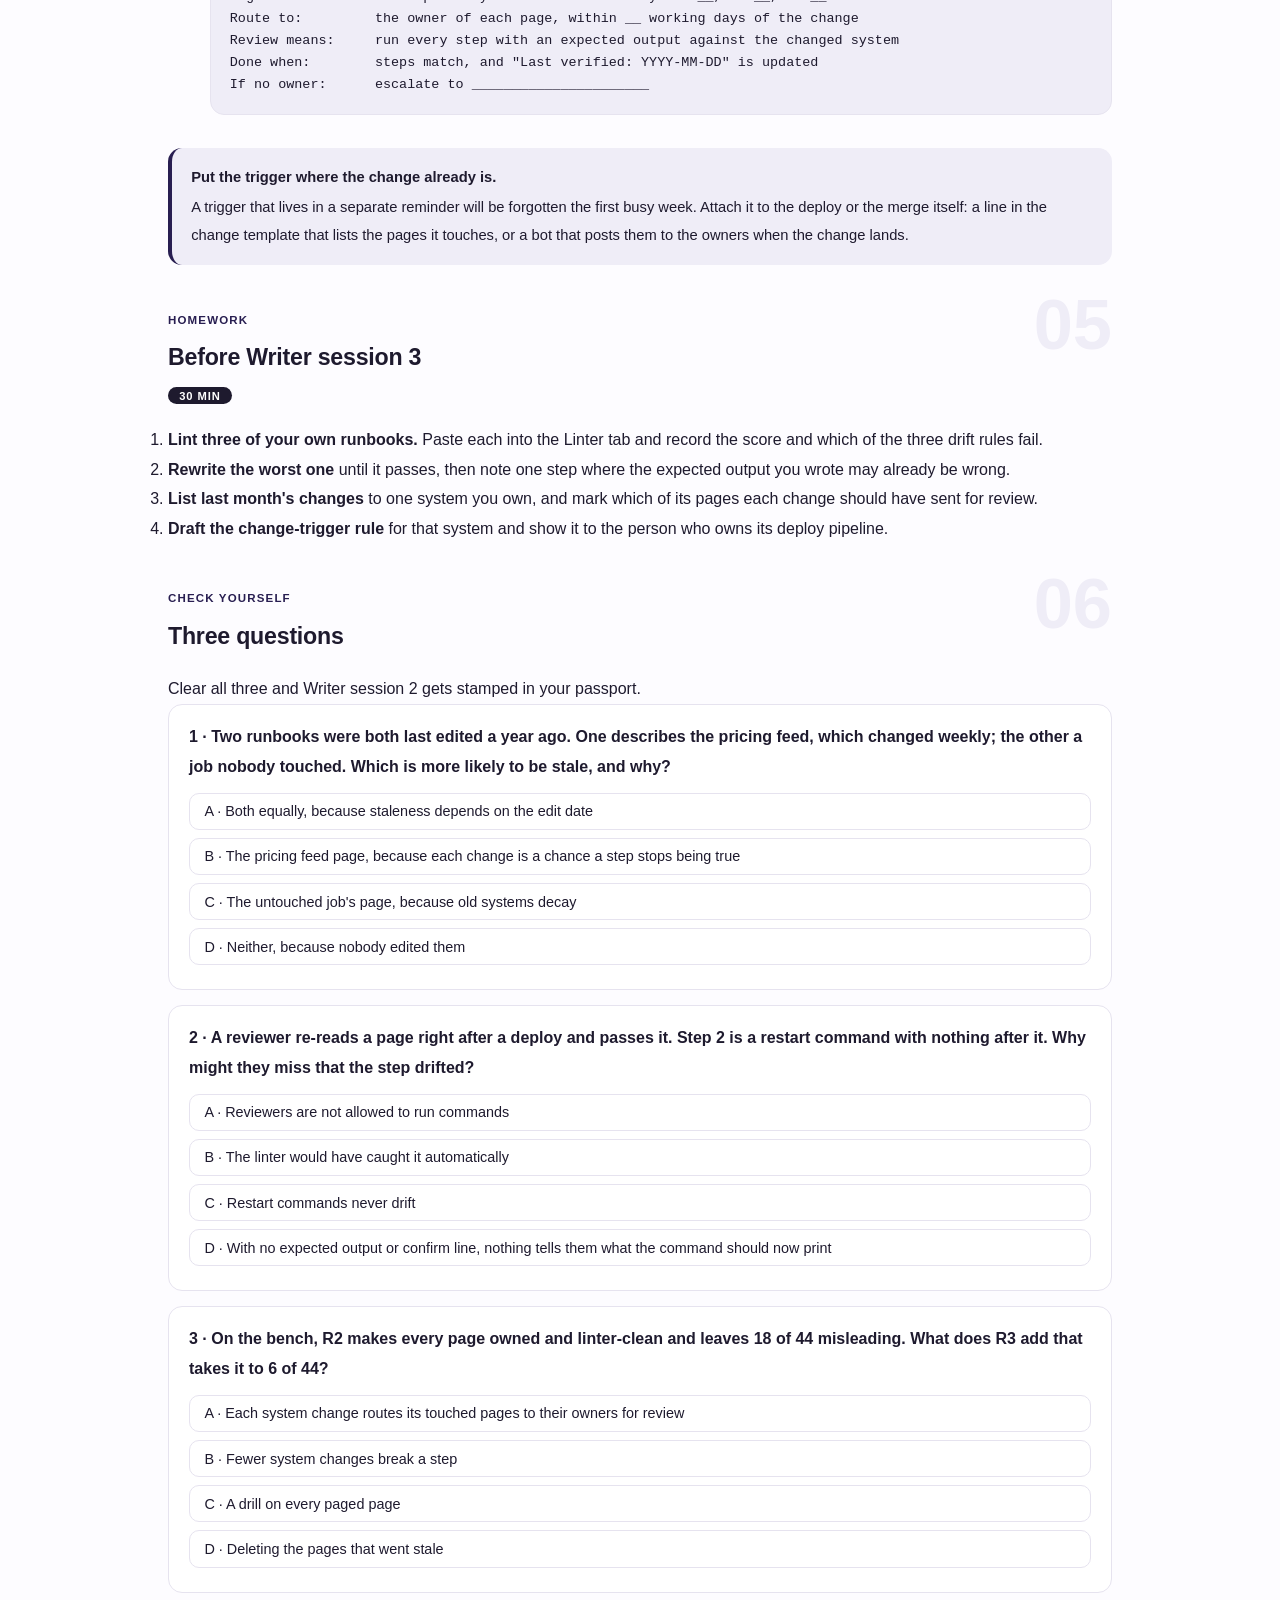
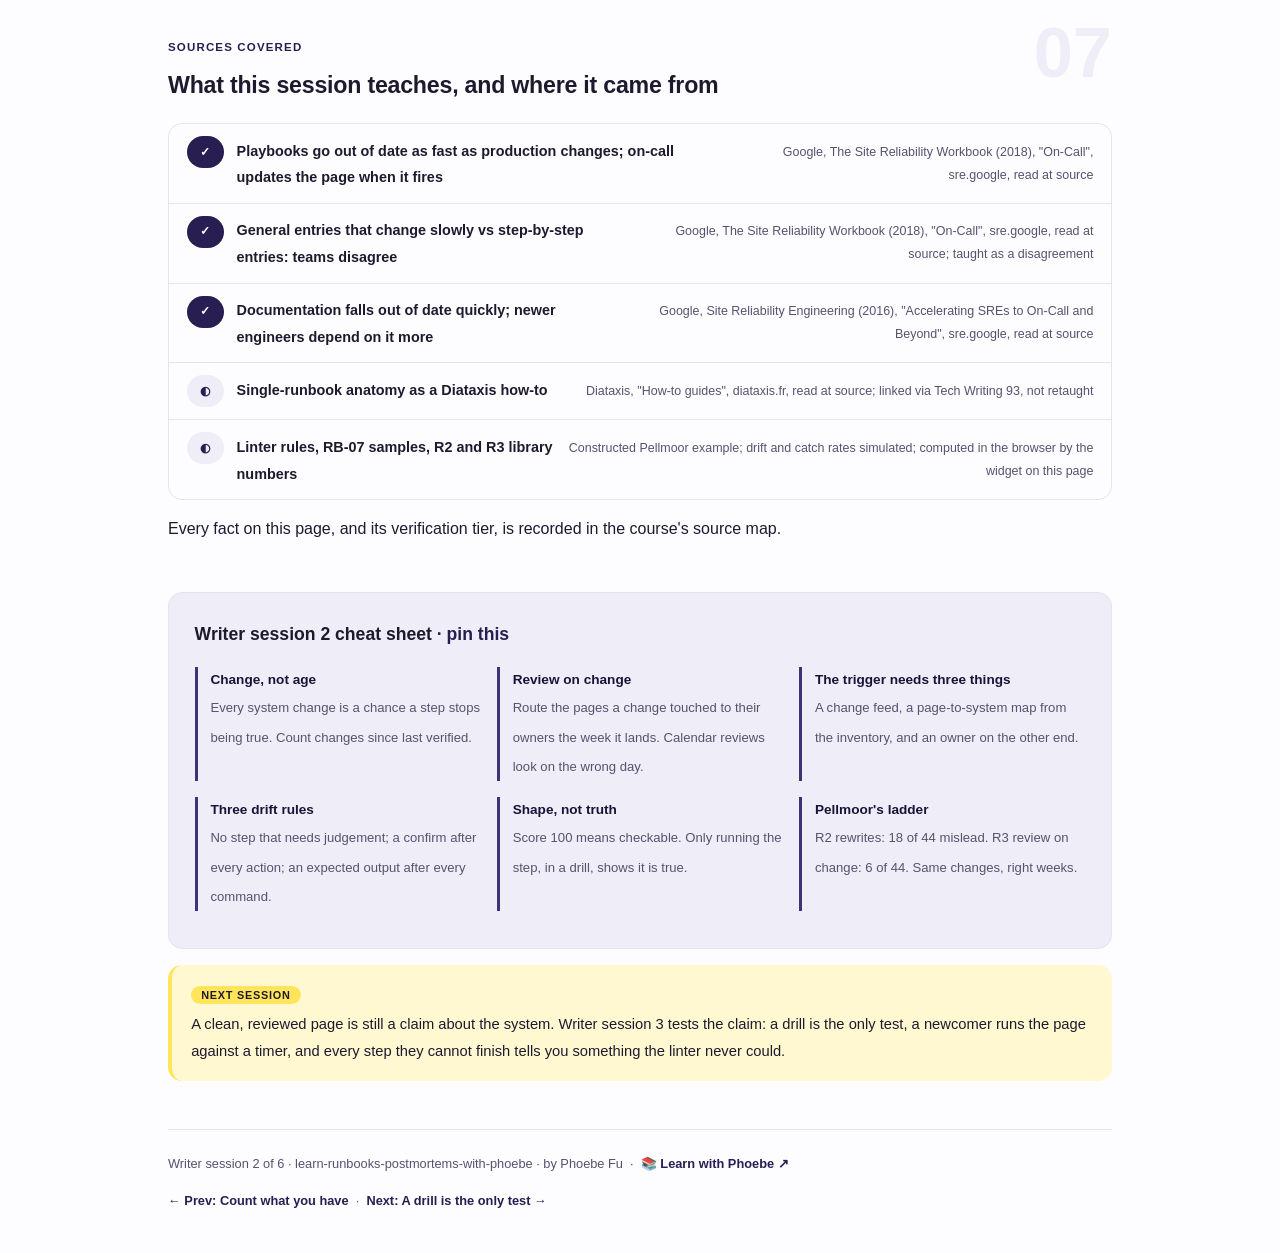
<file: courses/a2-where-pages-go-stale.html>
<!DOCTYPE html>
<html lang="en">
<head>
<meta charset="UTF-8">
<meta name="viewport" content="width=device-width, initial-scale=1.0">
<!-- social:start -->
<meta name="description" content="Writer session 2 of 6. Where pages go stale: every system change is a chance a step stops being true, why a change-triggered review beats a calendar review, and the three linter rules that make a step checkable. Build-along on Pellmoor's RB-07.">
<meta property="og:type" content="article">
<meta property="og:site_name" content="Learn with Phoebe">
<meta property="og:title" content="Where pages go stale - learn runbooks and postmortems with phoebe">
<meta property="og:description" content="Writer session 2 of 6. Drift rides on change. Review the pages a change touched, the week it lands, and write steps a reviewer can check.">
<meta property="og:url" content="https://phoebefu6.github.io/learn-runbooks-postmortems-with-phoebe/courses/a2-where-pages-go-stale.html">
<meta property="og:image" content="https://phoebefu6.github.io/learn-runbooks-postmortems-with-phoebe/assets/og-cover.png">
<meta property="og:image:width" content="1200">
<meta property="og:image:height" content="630">
<meta name="twitter:card" content="summary_large_image">
<meta name="twitter:title" content="Where pages go stale - learn runbooks and postmortems with phoebe">
<meta name="twitter:description" content="Writer session 2 of 6. Staleness follows change, not age. Route the touched pages to their owners, and give every command an expected output.">
<meta name="twitter:image" content="https://phoebefu6.github.io/learn-runbooks-postmortems-with-phoebe/assets/og-cover.png">
<!-- social:end -->
<title>Writer session 2 · Where pages go stale - learn runbooks and postmortems with phoebe</title>
<link rel="stylesheet" href="../assets/style.css?v=2">
</head>
<body>

<div class="toolbar">
  <div class="wrap">
    <span class="crumb"><a href="../index.html">learn-runbooks-postmortems-with-phoebe</a> / Writer session 2 of 6</span>
    <button class="btn" id="toggle-all" type="button">Expand all</button>
    <button class="btn primary" id="zoom-toggle" type="button">Projector zoom: off</button>
  </div>
</div>

<header class="masthead">
  <div class="wrap">
    <div class="eyebrow">Learn Runbooks &amp; Postmortems with Phoebe · Writer session 2 of 6</div>
    <h1>Where pages go stale: <span class="accent">drift rides on change</span></h1>
    <p class="sub">A runbook does not rot because it is old. It goes wrong because the system under it moved: a column renamed, a host replaced, a flag flipped. The words on the page stay exactly as they were, so the page still looks fine to everyone who glances at it. Tonight you learn to review pages when the system changes rather than when the calendar says so, and to write steps that let a reviewer see the drift. Then you rewrite one of Pellmoor's runbooks until the linter passes it.</p>
    <div class="chip-row">
      <span class="chip level">🟡 Writer</span>
      <span class="chip audience">On-call engineers, SREs, data engineers and tech writers</span>
      <span class="chip audience">Hands-on in the browser</span>
      <span class="chip time">45 min</span>
    </div>
    <div class="agenda">
      <span class="a1" style="flex:1">0-3 · Welcome</span>
      <span class="a2" style="flex:4">3-18 · Drift, review on change, checkable steps</span>
      <span class="a3" style="flex:5">18-40 · Build-along: rewrite RB-07, then review on change</span>
      <span class="a4" style="flex:1">40-45 · Q&amp;A</span>
    </div>
  </div>
</header>

<main class="wrap">

  <section class="section" id="intro">
    <div class="section-kicker">
      <span class="klabel">Part 0</span>
      <h2>Where we start</h2>
    </div>
    <p class="lede">Writer session 1 ended with a number: after inventory and owners, 23 of Pellmoor's 44 pages would still mislead at 2 a.m. An owner who reads a page once catches some wrong steps, then the quarter's changes keep arriving. Tonight is about those changes: where drift comes from, which review catches it, and why a page with vague steps hides it from even a careful reviewer. Pellmoor's pages and changes are constructed; the rule engine in the widget is real and runs on anything you paste.</p>

    <div class="legend">
      <span class="pill">🎫 Clear all three quiz questions to stamp your passport</span>
      <span class="pill">Live = presented in the 45 minutes</span>
      <span class="pill">Self-study = the full depth, after class</span>
      <span class="pill">★ Build-along = everyone builds it</span>
    </div>

    <div class="callout win">
      <p><strong>★ What you walk out with tonight.</strong> One rewritten runbook: Pellmoor's RB-07, taken from a page that fails every linter rule to one that passes them, one rule at a time. Alongside it, a change-trigger rule for one Pellmoor system, written so a deploy, a config push or a schema change routes the touched pages to their owners the week it lands.</p>
    </div>
  </section>

  <section class="section" id="part-1">
    <div class="section-kicker">
      <span class="klabel">Part 1 · covers drift</span>
      <h2>Every change is a chance a step stops being true</h2>
      <span class="tag concept">5 min live</span>
    </div>
    <p class="lede">Google's SRE workbook puts the mechanism in one line: playbook details "go out of date at the same rate as production environment changes" (Google, The Site Reliability Workbook, "On-Call"). Read it as a model, not a slogan. Each change to a system is a draw: most leave its pages alone, some quietly break one step. The page text never moves, which is why drift is invisible from the page.</p>

    <figure class="zoomable">
      <svg viewBox="0 0 880 330" xmlns="http://www.w3.org/2000/svg" role="img" aria-label="Constructed Pellmoor example. A quarter-long timeline for runbook RB-14, Supplier feed schema changed. Three changes land on the pricing feed: week 3 a new supplier is added, week 7 the price column is renamed, week 10 the feed retry is tuned. The week 7 change breaks step 3 of the page, query the price column, which is highlighted. The page's five steps keep the same words from week 0 to week 13.">
        <defs>
          <filter id="a2aSk" x="-3%" y="-3%" width="106%" height="106%"><feTurbulence type="fractalNoise" baseFrequency="0.02" numOctaves="2" seed="41" result="n"/><feDisplacementMap in="SourceGraphic" in2="n" scale="2.4" xChannelSelector="R" yChannelSelector="G"/></filter>
          <pattern id="a2aHc" patternUnits="userSpaceOnUse" width="7" height="7" patternTransform="rotate(-38)"><line x1="0" y1="0" x2="0" y2="7" stroke="#281E51" stroke-width="1" opacity=".5"/></pattern>
          <marker id="a2aAr" viewBox="0 0 10 10" refX="9" refY="5" markerWidth="8" markerHeight="8" orient="auto"><path d="M1 1 L9 5 L1 9" fill="none" stroke="#1E1A2E" stroke-width="1.6" stroke-linecap="round"/></marker>
        </defs>
        <style>
          .a2aH { font: 800 12px Inter, sans-serif; fill: #1E1A2E; }
          .a2aL { font: 600 12px Inter, sans-serif; fill: #1E1A2E; }
          .a2aS { font: 400 11px Inter, sans-serif; fill: #57526E; }
          .a2aB { font: 800 11px Inter, sans-serif; fill: #6B5600; }
          .a2aN { font: 400 12px Inter, sans-serif; fill: #57526E; }
        </style>

        <text class="a2aH" x="30" y="28">ONE PAGE, THREE CHANGES, ONE QUARTER</text>
        <text class="a2aS" x="320" y="28">Constructed Pellmoor example: RB-14 Supplier feed schema changed</text>

        <g filter="url(#a2aSk)" fill="none" stroke="#1E1A2E" stroke-width="2" stroke-linecap="round" stroke-linejoin="round">
          <!-- three changes -->
          <rect x="170" y="48" width="170" height="50" rx="8" transform="rotate(-1.5 255 73)" fill="#FFFFFF"/>
          <rect x="420" y="48" width="170" height="50" rx="8" transform="rotate(1.2 505 73)" fill="#EFEDF7"/>
          <rect x="650" y="48" width="170" height="50" rx="8" transform="rotate(-1 735 73)" fill="#FFFFFF"/>
          <path d="M255 102 L255 124" marker-end="url(#a2aAr)"/>
          <path d="M505 102 L505 124" marker-end="url(#a2aAr)"/>
          <path d="M735 102 L735 124" marker-end="url(#a2aAr)"/>
          <!-- the system lane -->
          <rect x="120" y="128" width="720" height="40" rx="8" transform="rotate(-0.3 480 148)" fill="url(#a2aHc)"/>
          <!-- the break: from the system to step 3 -->
          <path d="M480 172 L480 222" stroke="#991B1B" stroke-dasharray="5 6" marker-end="url(#a2aAr)"/>
          <!-- the page -->
          <rect x="120" y="200" width="720" height="96" rx="10" transform="rotate(0.3 480 248)" fill="#FFFFFF"/>
          <rect x="134" y="228" width="130" height="40" rx="6" fill="#EFEDF7"/>
          <rect x="274" y="228" width="130" height="40" rx="6" fill="#EFEDF7"/>
          <rect x="414" y="228" width="130" height="40" rx="6" fill="#FFE45C"/>
          <rect x="554" y="228" width="130" height="40" rx="6" fill="#EFEDF7"/>
          <rect x="694" y="228" width="130" height="40" rx="6" fill="#EFEDF7"/>
          <!-- doodle: a clock that keeps running -->
          <circle cx="60" cy="282" r="12" stroke="#281E51"/>
          <path d="M60 282 L60 274 M60 282 L66 286" stroke="#281E51"/>
        </g>

        <text class="a2aL" x="184" y="70">week 3 · change 1</text>
        <text class="a2aS" x="184" y="88">new supplier added</text>
        <text class="a2aL" x="434" y="70">week 7 · change 2</text>
        <text class="a2aS" x="434" y="88">price column renamed</text>
        <text class="a2aL" x="664" y="70">week 10 · change 3</text>
        <text class="a2aS" x="664" y="88">feed retry tuned</text>

        <text class="a2aH" x="30" y="144">SYSTEM</text>
        <text class="a2aS" x="30" y="160">pricing feed</text>
        <text class="a2aS" x="120" y="188">week 0</text>
        <text class="a2aS" x="840" y="188" text-anchor="end">week 13</text>

        <text class="a2aH" x="30" y="226">PAGE</text>
        <text class="a2aS" x="30" y="242">RB-14</text>
        <text class="a2aS" x="134" y="218">same words from week 0 to week 13</text>
        <text class="a2aS" x="144" y="252">1 open feed log</text>
        <text class="a2aS" x="284" y="252">2 find bad file</text>
        <text class="a2aL" x="424" y="252">3 query price col</text>
        <text class="a2aS" x="564" y="252">4 re-run import</text>
        <text class="a2aS" x="704" y="252">5 post #pricing</text>
        <text class="a2aB" x="414" y="286">wrong since week 7</text>

        <text class="a2aN" x="30" y="318">Change 2 renamed a column. Nothing on the page moved, so nothing on the page looked stale.</text>
      </svg>
      <figcaption>🔍 Click to zoom - the page is the same on day 1 and day 90; the system under step 3 is not</figcaption>
    </figure>

    <details class="card" open>
      <summary><span class="mode live">Live</span>Change, not age<span class="mini">3 min</span><span class="caret">▶</span></summary>
      <div class="body">
        <p>Ask a team how stale a page is and they look at the last-edited date. That is the wrong clock. A page about a system nobody touched all year can still be true; a page about the pricing feed, which changes whenever a supplier does, can be wrong by Friday. Staleness is a function of the changes that landed on the system since someone last walked the steps, not of the months that passed.</p>
        <p>The same workbook chapter gives the other half of the habit: when the page fires, the on-call engineer updates the playbook with what they just learned. That keeps the pages that get used close to true. The pages that are rarely used are the ones changes catch, and the ones nobody notices until 2 a.m.</p>
        <p>So the useful question for any page is: what changed in its system since it was last verified? If the answer is "three deploys and a schema change", the page is a suspect, whatever its date says.</p>
      </div>
    </details>

    <details class="card">
      <summary><span class="mode self">Self-study</span>Why nobody publishes a drift rate<span class="mini">3 min</span><span class="caret">▶</span></summary>
      <div class="body">
        <p>You might want a number: what share of changes break a runbook step? No public measurement exists that could be borrowed. It depends on how your pages are written, how coupled they are to names that change (hosts, columns, flags) and how big your changes are. Any industry figure would describe somebody else's system.</p>
        <p>The bench therefore simulates drift. Each change that touches a page breaks one of its steps with a probability set to 30% by default, labelled on the widget and movable with the slider. The catch rates for reviews are simulated too. What the bench claims is only the ordering: review on change beats a one-off read, a checkable page is easier to review than a vague one, and a drill is the only full test. Move the slider and the counts change; the ordering does not.</p>
      </div>
    </details>

    <div class="callout example">
      <span class="ex-pill">Real world</span>
      <p><strong>The newest responder pays for drift first.</strong> Google's SRE book, in its chapter on bringing new engineers on call, notes that in a fast-changing environment documentation can fall out of date quickly, and that newer engineers lean on it more than seniors, who fill the gaps from memory. A stale page costs the expert a shrug and the newcomer an hour. (Google, Site Reliability Engineering (2016), "Accelerating SREs to On-Call and Beyond", read at source.)</p>
    </div>
  </section>

  <section class="section" id="part-2">
    <div class="section-kicker">
      <span class="klabel">Part 2 · covers change-triggered vs calendar review</span>
      <h2>Review on change, not on the calendar</h2>
      <span class="tag concept">5 min live</span>
    </div>
    <p class="lede">Most teams that review runbooks at all do it on a calendar: every page, every six months, whether or not anything changed. A change-triggered review works the other way round. When a deploy, a config push or a schema change lands, the pages that describe the touched system go to their owners that week. It reads fewer pages and reads them when they are most likely to be wrong.</p>

    <figure class="zoomable">
      <svg viewBox="0 0 880 340" xmlns="http://www.w3.org/2000/svg" role="img" aria-label="Constructed Pellmoor example. Two lanes over one quarter. Changes land in weeks 2, 6 and 9. Calendar lane: reviews at week 0 and week 13 only, so a page broken by the week 6 change stays wrong and trusted until week 13, highlighted. Change-triggered lane: an owner review follows each change in the same week.">
        <defs>
          <filter id="a2bSk" x="-3%" y="-3%" width="106%" height="106%"><feTurbulence type="fractalNoise" baseFrequency="0.02" numOctaves="2" seed="47" result="n"/><feDisplacementMap in="SourceGraphic" in2="n" scale="2.4" xChannelSelector="R" yChannelSelector="G"/></filter>
          <pattern id="a2bHc" patternUnits="userSpaceOnUse" width="7" height="7" patternTransform="rotate(-38)"><line x1="0" y1="0" x2="0" y2="7" stroke="#281E51" stroke-width="1" opacity=".5"/></pattern>
          <marker id="a2bAr" viewBox="0 0 10 10" refX="9" refY="5" markerWidth="8" markerHeight="8" orient="auto"><path d="M1 1 L9 5 L1 9" fill="none" stroke="#1E1A2E" stroke-width="1.6" stroke-linecap="round"/></marker>
        </defs>
        <style>
          .a2bH { font: 800 12px Inter, sans-serif; fill: #1E1A2E; }
          .a2bL { font: 600 12px Inter, sans-serif; fill: #1E1A2E; }
          .a2bS { font: 400 11px Inter, sans-serif; fill: #57526E; }
          .a2bB { font: 800 11px Inter, sans-serif; fill: #6B5600; }
          .a2bN { font: 400 12px Inter, sans-serif; fill: #57526E; }
        </style>

        <text class="a2bH" x="30" y="28">TWO WAYS TO REVIEW, ONE QUARTER</text>

        <g filter="url(#a2bSk)" fill="none" stroke="#1E1A2E" stroke-width="2" stroke-linecap="round" stroke-linejoin="round">
          <!-- changes -->
          <rect x="252" y="60" width="16" height="16" rx="3" transform="rotate(3 260 68)" fill="#281E51"/>
          <rect x="452" y="60" width="16" height="16" rx="3" transform="rotate(-3 460 68)" fill="#281E51"/>
          <rect x="602" y="60" width="16" height="16" rx="3" transform="rotate(2 610 68)" fill="#281E51"/>
          <!-- calendar lane -->
          <rect x="150" y="124" width="680" height="60" rx="10" transform="rotate(-0.3 490 154)" fill="#FFFFFF"/>
          <circle cx="166" cy="146" r="9" fill="#EFEDF7"/>
          <circle cx="812" cy="146" r="9" fill="#EFEDF7"/>
          <rect x="462" y="140" width="336" height="12" rx="4" fill="#FFE45C"/>
          <!-- change-triggered lane -->
          <rect x="150" y="214" width="680" height="60" rx="10" transform="rotate(0.3 490 244)" fill="#FFFFFF"/>
          <circle cx="276" cy="236" r="9" fill="#281E51"/>
          <circle cx="476" cy="236" r="9" fill="#281E51"/>
          <circle cx="626" cy="236" r="9" fill="#281E51"/>
          <!-- doodle: a wall calendar beside the calendar lane -->
          <rect x="112" y="136" width="22" height="20" rx="3" stroke="#281E51"/>
          <path d="M117 132 L117 140 M129 132 L129 140 M112 143 L134 143" stroke="#281E51"/>
        </g>

        <text class="a2bH" x="30" y="72">CHANGES</text>
        <text class="a2bS" x="260" y="98" text-anchor="middle">week 2</text>
        <text class="a2bS" x="460" y="98" text-anchor="middle">week 6</text>
        <text class="a2bS" x="610" y="98" text-anchor="middle">week 9</text>
        <text class="a2bS" x="166" y="116" text-anchor="middle">week 0</text>
        <text class="a2bS" x="812" y="116" text-anchor="middle">week 13</text>

        <text class="a2bH" x="30" y="150">CALENDAR</text>
        <text class="a2bS" x="30" y="174">fixed dates</text>
        <text class="a2bS" x="184" y="150">review every page</text>
        <text class="a2bB" x="470" y="174">wrong from week 6 to week 13, still trusted</text>

        <text class="a2bH" x="30" y="240">CHANGE-</text>
        <text class="a2bH" x="30" y="256">TRIGGERED</text>
        <text class="a2bS" x="276" y="264" text-anchor="middle">owner reviews</text>
        <text class="a2bS" x="476" y="264" text-anchor="middle">owner reviews</text>
        <text class="a2bS" x="626" y="264" text-anchor="middle">owner reviews</text>

        <text class="a2bN" x="30" y="306">Calendar: every page on a fixed date. Trigger: only the pages a change touched, the week it lands.</text>
        <text class="a2bN" x="30" y="328">Constructed Pellmoor example; the weeks are illustrative.</text>
      </svg>
      <figcaption>🔍 Click to zoom - the calendar review is not lazy, it is just looking on the wrong day</figcaption>
    </figure>

    <details class="card">
      <summary><span class="mode live">Live</span>What the trigger needs<span class="mini">3 min</span><span class="caret">▶</span></summary>
      <div class="body">
        <p><strong>A change feed.</strong> Somewhere every deploy, config push and schema change is already recorded: the deploy pipeline, the config repository, the migration log, the supplier onboarding ticket. The trigger reads from there. If a class of change leaves no record, it cannot trigger anything, and that is worth knowing in itself.</p>
        <p><strong>A page-to-system map.</strong> The inventory you built in Writer session 1 already holds it: every page, the system it describes, the alert bound to it. A change to the pricing feed looks up the pricing feed's pages. Without the map, the trigger can only say "something changed", which is the calendar review again.</p>
        <p><strong>An owner.</strong> The touched pages go to a named role who walks the changed steps against the changed system and updates the last-verified date. A trigger with no owner on the other end is a notification nobody reads.</p>
      </div>
    </details>

    <details class="card">
      <summary><span class="mode self">Self-study</span>General entries or step-by-step? A live disagreement<span class="mini">3 min</span><span class="caret">▶</span></summary>
      <div class="body">
        <p>The SRE workbook's on-call chapter records a real split. Some teams keep playbook entries general, describing the system and the diagnosis rather than exact commands, because general entries change slowly and so drift less. Other teams prefer step-by-step entries, with commands and expected output, because a tired reader can follow them without having to reason from first principles. The workbook does not pick a winner; it asks each team to agree a minimal structure.</p>
        <p>Both sides have a point that bears on tonight. General entries drift less, but when they drift nobody can tell, because there is nothing precise to check. Step-by-step entries drift more, because every hostname and column is a name a change can break, but the drift is visible to a reviewer who runs the step. Change-triggered review leans on the second property; it works best on pages precise enough to be checked. Decide with your team which kind each page is, and review each accordingly.</p>
      </div>
    </details>

    <div class="callout example">
      <span class="ex-pill">Real world</span>
      <p><strong>Constructed Pellmoor example: the ladder's biggest step.</strong> On the bench, Pellmoor's pages are linter-clean and owned at R2, and 18 of 44 still mislead at the end of the quarter. R3 changes one thing: each system change routes its touched pages to their owners. The same changes break the same steps, and the share that misleads falls to 6 of 44. Nothing about the pages improved; the reviews just happened on the right weeks.</p>
    </div>
  </section>

  <section class="section" id="part-3">
    <div class="section-kicker">
      <span class="klabel">Part 3 · covers checkable steps</span>
      <h2>Steps a reviewer can check</h2>
      <span class="tag concept">5 min live</span>
    </div>
    <p class="lede">A change-triggered review only works if the reviewer can tell a broken step from a working one. On a page that says "restart the adapter" and stops, they cannot: the command runs, nothing says what should come back, and the reviewer nods. Three linter rules target exactly the steps that hide drift.</p>

    <figure class="zoomable">
      <svg viewBox="0 0 880 300" xmlns="http://www.w3.org/2000/svg" role="img" aria-label="Constructed Pellmoor example. Before and after of RB-07 step 2. Before: Restart the payment adapter, the kubectl rollout restart command, and nothing after it, highlighted; the linter fails confirm on line 5 and expected output on line 6. After: the same step and command, then Expected: deployment pay-adapter restarted, then Confirm the error rate falls below 2% within 5 minutes; both rules pass.">
        <defs>
          <filter id="a2cSk" x="-3%" y="-3%" width="106%" height="106%"><feTurbulence type="fractalNoise" baseFrequency="0.02" numOctaves="2" seed="53" result="n"/><feDisplacementMap in="SourceGraphic" in2="n" scale="2.4" xChannelSelector="R" yChannelSelector="G"/></filter>
          <pattern id="a2cHc" patternUnits="userSpaceOnUse" width="7" height="7" patternTransform="rotate(-38)"><line x1="0" y1="0" x2="0" y2="7" stroke="#281E51" stroke-width="1" opacity=".5"/></pattern>
          <marker id="a2cAr" viewBox="0 0 10 10" refX="9" refY="5" markerWidth="8" markerHeight="8" orient="auto"><path d="M1 1 L9 5 L1 9" fill="none" stroke="#1E1A2E" stroke-width="1.6" stroke-linecap="round"/></marker>
        </defs>
        <style>
          .a2cH { font: 800 12px Inter, sans-serif; fill: #1E1A2E; }
          .a2cL { font: 600 12px Inter, sans-serif; fill: #1E1A2E; }
          .a2cS { font: 400 11px Inter, sans-serif; fill: #57526E; }
          .a2cB { font: 800 11px Inter, sans-serif; fill: #6B5600; }
          .a2cN { font: 400 12px Inter, sans-serif; fill: #57526E; }
        </style>

        <text class="a2cH" x="30" y="28">ONE STEP, BEFORE AND AFTER</text>
        <text class="a2cS" x="250" y="28">Constructed Pellmoor example: RB-07 Checkout payments failing, step 2</text>

        <g filter="url(#a2cSk)" fill="none" stroke="#1E1A2E" stroke-width="2" stroke-linecap="round" stroke-linejoin="round">
          <rect x="30" y="48" width="390" height="202" rx="10" transform="rotate(-0.4 225 149)" fill="#FFFFFF" stroke="#991B1B"/>
          <rect x="460" y="48" width="390" height="202" rx="10" transform="rotate(0.4 655 149)" fill="#EFEDF7"/>
          <rect x="44" y="150" width="360" height="56" rx="6" transform="rotate(-0.8 224 178)" fill="#FFE45C" stroke-dasharray="6 5"/>
          <path d="M424 150 L456 150" marker-end="url(#a2cAr)"/>
          <!-- doodle: a magnifier -->
          <circle cx="826" cy="272" r="9" stroke="#281E51"/>
          <path d="M833 279 L842 288" stroke="#281E51"/>
        </g>

        <text class="a2cH" x="44" y="76">BEFORE · as found (sample s1)</text>
        <text class="a2cL" x="44" y="106">2. Restart the payment adapter.</text>
        <text class="a2cS" x="44" y="128">$ kubectl rollout restart deploy/pay-adapter -n checkout</text>
        <text class="a2cL" x="60" y="174">nothing after the command</text>
        <text class="a2cS" x="60" y="194">the reader cannot tell it worked</text>
        <text class="a2cB" x="44" y="234">fails: confirm (line 5), expected (line 6)</text>

        <text class="a2cH" x="474" y="76">AFTER · rewritten (sample s2)</text>
        <text class="a2cL" x="474" y="106">2. Restart the payment adapter.</text>
        <text class="a2cS" x="474" y="128">$ kubectl rollout restart deploy/pay-adapter -n checkout</text>
        <text class="a2cL" x="474" y="160">Expected: deployment &quot;pay-adapter&quot; restarted</text>
        <text class="a2cL" x="474" y="186">Confirm the error rate falls below 2%</text>
        <text class="a2cL" x="474" y="204">within 5 minutes.</text>
        <text class="a2cS" x="474" y="234">passes both rules</text>

        <text class="a2cN" x="30" y="276">The linter checks shape, not truth: the rewrite can pass and still name a renamed deployment.</text>
      </svg>
      <figcaption>🔍 Click to zoom - two added lines turn a step a reviewer must trust into a step a reviewer can test</figcaption>
    </figure>

    <details class="card">
      <summary><span class="mode live">Live</span>Three rules that make drift visible<span class="mini">3 min</span><span class="caret">▶</span></summary>
      <div class="body">
        <p><strong>Step needs judgement.</strong> "Check if the error rate looks high", "investigate as appropriate". The step hands the decision to the most tired person in the building, and it hands the reviewer nothing to compare. Name the reading and the threshold.</p>
        <p><strong>Action with no confirm step.</strong> A restart, a failover, a re-run, with no line saying how to tell it worked. The reader moves on after an action that did nothing; the reviewer cannot tell whether the action still does anything at all.</p>
        <p><strong>Command with no expected output.</strong> A command with nothing after it cannot be checked, by the reader at 2 a.m. or by the reviewer who should notice that a change made it print something else. The widget shows each rule's full explanation beside its findings.</p>
        <p>Two more rules apply to every runbook, an owner and last-verified line and UTC timestamps, and you met their reasons in Writer session 1.</p>
      </div>
    </details>

    <details class="card">
      <summary><span class="mode self">Self-study</span>Shape, not truth, and why shape still matters<span class="mini">3 min</span><span class="caret">▶</span></summary>
      <div class="body">
        <p>The linter is a rule engine, not a judge of truth. It reads the shape of a page: are there thresholds, confirm lines, expected outputs, an owner, UTC times. A page can score 100 and still be wrong, because the deployment it names was renamed last week. Only running the step against the system shows that, which is why Writer session 3 is about drills.</p>
        <p>Shape still matters to drift, and the bench models how. An owner reviewing a linter-clean page catches a broken step 90% of the time; on a page that fails the rules, 40%. Both rates are simulated, shipped as fixed rolls so every browser prints the same numbers, and only their ordering is claimed: a page with expected output is easier to check than one without.</p>
        <p>For the anatomy of a single good runbook, read <a href="https://phoebefu6.github.io/learn-tech-writing-with-phoebe/courses/93-runbooks.html">Tech Writing, runbooks ↗</a> and <a href="https://phoebefu6.github.io/learn-data-reliability-with-phoebe/courses/b4-runbooks.html">Data Reliability, runbooks ↗</a>. Here the point is narrower: checkable steps are what let a review find drift.</p>
      </div>
    </details>

    <div class="callout example">
      <span class="ex-pill">Real world</span>
      <p><strong>Constructed Pellmoor example: the restart that did nothing.</strong> The payments on-call follows RB-07 as found. Step 2 says restart the adapter; the command returns, and the page says nothing about what should happen next, so they move to step 3. Twenty minutes later they are reading a provider status page that was never the problem. With an expected output and a confirm line, the step would have told them in five minutes that the restart had not helped, and the reviewer after last month's deploy would have seen the same thing.</p>
    </div>
  </section>

  <section class="section" id="demo-1">
    <div class="section-kicker">
      <span class="klabel">Build-along</span>
      <h2>Rewrite RB-07, then review on change</h2>
      <span class="tag demo">★ 22 min · everyone builds</span>
    </div>
    <p class="lede">The bench opens on the Linter tab with RB-07 as found. You lint it, fix it yourself one rule at a time, compare with Pellmoor's rewrite, then switch to the Library tab to see what rewrites and change-triggered review do across all 44 pages. Copy what the widget prints. Pellmoor is constructed; the rule engine is real, and a score of 100 means checkable, not true.</p>

    <div class="rbp-widget" data-mode="bench" data-rung="r2" data-sample="s1"></div>

    <figure class="zoomable">
      <svg viewBox="0 0 880 236" xmlns="http://www.w3.org/2000/svg" role="img" aria-label="The build-along path. On the Linter tab: sample s1, RB-07 as found, 0 of 5 rules pass with 8 findings; then your own rewrite, one rule at a time, with a score that will differ; then sample s2, RB-07 rewritten, 5 of 5 rules pass with 0 findings. On the Library tab: R2 linter-clean rewrites, 18 of 44 pages would mislead, 41 percent; then R3 change-triggered review, 6 of 44, 14 percent, highlighted.">
        <defs>
          <filter id="a2dSk" x="-3%" y="-3%" width="106%" height="106%"><feTurbulence type="fractalNoise" baseFrequency="0.02" numOctaves="2" seed="59" result="n"/><feDisplacementMap in="SourceGraphic" in2="n" scale="2.4" xChannelSelector="R" yChannelSelector="G"/></filter>
          <pattern id="a2dHc" patternUnits="userSpaceOnUse" width="7" height="7" patternTransform="rotate(-38)"><line x1="0" y1="0" x2="0" y2="7" stroke="#281E51" stroke-width="1" opacity=".5"/></pattern>
          <marker id="a2dAr" viewBox="0 0 10 10" refX="9" refY="5" markerWidth="8" markerHeight="8" orient="auto"><path d="M1 1 L9 5 L1 9" fill="none" stroke="#1E1A2E" stroke-width="1.6" stroke-linecap="round"/></marker>
        </defs>
        <style>
          .a2dH { font: 800 12px Inter, sans-serif; fill: #1E1A2E; }
          .a2dL { font: 600 12px Inter, sans-serif; fill: #1E1A2E; }
          .a2dS { font: 400 11px Inter, sans-serif; fill: #57526E; }
          .a2dN { font: 400 12px Inter, sans-serif; fill: #57526E; }
        </style>

        <text class="a2dH" x="30" y="44">LINTER TAB</text>
        <text class="a2dH" x="540" y="44">LIBRARY TAB</text>

        <g filter="url(#a2dSk)" fill="none" stroke="#1E1A2E" stroke-width="2" stroke-linecap="round" stroke-linejoin="round">
          <rect x="30" y="60" width="140" height="80" rx="8" transform="rotate(-1.5 100 100)" fill="#FFFFFF"/>
          <rect x="200" y="60" width="140" height="80" rx="8" transform="rotate(1.2 270 100)" fill="#EFEDF7"/>
          <rect x="370" y="60" width="140" height="80" rx="8" transform="rotate(-1 440 100)" fill="#FFFFFF"/>
          <rect x="540" y="60" width="140" height="80" rx="8" transform="rotate(1 610 100)" fill="url(#a2dHc)"/>
          <rect x="710" y="60" width="140" height="80" rx="8" transform="rotate(-1.4 780 100)" fill="#FFE45C"/>
          <path d="M174 100 L196 100" marker-end="url(#a2dAr)"/>
          <path d="M344 100 L366 100" marker-end="url(#a2dAr)"/>
          <path d="M514 100 L536 100" marker-end="url(#a2dAr)"/>
          <path d="M684 100 L706 100" marker-end="url(#a2dAr)"/>
          <!-- doodle: a pencil for the rewrite -->
          <path d="M812 176 L842 206 L848 212 L840 210 L810 180 Z" stroke="#281E51"/>
        </g>
        <rect x="550" y="72" width="120" height="56" rx="6" fill="#FFFFFF"/>

        <text class="a2dH" x="44" y="86">s1 as found</text>
        <text class="a2dS" x="44" y="106">0 of 5 rules pass</text>
        <text class="a2dS" x="44" y="124">8 findings</text>

        <text class="a2dH" x="214" y="86">your rewrite</text>
        <text class="a2dS" x="214" y="106">one rule at a time</text>
        <text class="a2dS" x="214" y="124">score will differ</text>

        <text class="a2dH" x="384" y="86">s2 rewritten</text>
        <text class="a2dS" x="384" y="106">5 of 5 rules pass</text>
        <text class="a2dS" x="384" y="124">0 findings</text>

        <text class="a2dH" x="560" y="92">R2 rewrites</text>
        <text class="a2dS" x="560" y="114">18 of 44 (41%)</text>

        <text class="a2dH" x="724" y="86">R3 review</text>
        <text class="a2dS" x="724" y="104">on change</text>
        <text class="a2dL" x="724" y="124">6 of 44 (14%)</text>

        <text class="a2dN" x="30" y="174">Steps 1 to 3 make one page checkable. Step 4 shows what checkable pages are worth when</text>
        <text class="a2dN" x="30" y="194">reviews follow changes. Step 5 writes that trigger for one Pellmoor system.</text>
        <text class="a2dN" x="30" y="222">A linter score is shape; the library number is what a responder meets at 2 a.m.</text>
      </svg>
      <figcaption>🔍 Click to zoom - one page made checkable, then the whole library reviewed on the right weeks</figcaption>
    </figure>

    <div class="steps">
      <div class="step">
        <p><strong>Step 1 · Lint RB-07 as found.</strong> The Linter tab opens with sample RB-07 as found. Copy the summary line, then list the failing lines under each rule.</p>
        <div class="prompt-box good"><span class="label">★ Step 1 · s1, as the linter prints it</span>Runbook · 0 of 5 rules pass · score 0 · 8 findings

Step needs judgement               lines 4, 7, 10
Action with no confirm step        line 5
Command with no expected output    lines 6, 9
No owner or last-verified line     line 1
Relative or non-UTC timestamp      line 8</div>
      </div>
      <div class="step">
        <p><strong>Step 2 · Fix it yourself, one rule at a time.</strong> Edit the text in the textarea. Start with the rule that hides drift worst, expected output, then confirm, then judgement, then owner and time. Watch the rule list after each edit. Your score will differ as you type; nothing here promises a number until all five pass.</p>
        <div class="prompt-box good"><span class="label">★ Step 2 · your rewrite order (constructed checklist)</span>1. expected   after each $ command, add "Expected: &lt;what it prints&gt;"
2. confirm    after each action, add "Confirm &lt;reading&gt; &lt;threshold&gt; within &lt;time&gt;"
3. judgement  replace "check if / investigate / looks ok" with a named reading and a number
4. owner      add "Owner: &lt;role&gt;" and "Last verified: YYYY-MM-DD"
5. time       replace "yesterday" with a condition the reader can check now

rules passing after each fix: __ / __ / __ / __ / __</div>
      </div>
      <div class="step">
        <p><strong>Step 3 · Load Pellmoor's rewrite.</strong> Pick RB-07 rewritten in the sample dropdown and copy the summary. Compare step 2 with yours: did you write an expected output and a confirm line with a number in it?</p>
        <div class="prompt-box good"><span class="label">★ Step 3 · s2, as the linter prints it</span>Runbook · 5 of 5 rules pass · score 100 · 0 findings

Score 100 means checkable. It does not mean true: only a drill shows that.</div>
      </div>
      <div class="step">
        <p><strong>Step 4 · Switch to the Library tab.</strong> R2 is selected: every page owned and linter-clean. Copy the headline and the drift line, then click R3, change-triggered review, and copy them again. Notice which line moved and which did not.</p>
        <div class="prompt-box good"><span class="label">★ Step 4 · R2 then R3, as the widget prints it</span>R2:  18 of 44 pages would mislead at 2 a.m. (41%)
     System changes that broke a step: 20 (simulated drift 30%)

R3:  6 of 44 pages would mislead at 2 a.m. (14%)
     System changes that broke a step: 20 (simulated drift 30%)</div>
      </div>
      <div class="step">
        <p><strong>Step 5 · Write the change-trigger rule for one Pellmoor system.</strong> Pick the pricing feed, the order pipeline or another system from the inventory, and fill the rule so a tool or a person could run it without asking you.</p>
        <div class="prompt-box good"><span class="label">★ Step 5 · change-trigger rule (template)</span>System:           ______________________ (e.g. pricing feed)
Change sources:   deploys from __________; config pushes to __________;
                  schema changes from __________
Pages touched:    look up the system in the inventory: RB-__, RB-__, RB-__
Route to:         the owner of each page, within __ working days of the change
Review means:     run every step with an expected output against the changed system
Done when:        steps match, and "Last verified: YYYY-MM-DD" is updated
If no owner:      escalate to ______________________</div>
      </div>
    </div>

    <div class="callout tip">
      <p><strong>Put the trigger where the change already is.</strong> A trigger that lives in a separate reminder will be forgotten the first busy week. Attach it to the deploy or the merge itself: a line in the change template that lists the pages it touches, or a bot that posts them to the owners when the change lands.</p>
    </div>
  </section>

  <section class="section" id="exercise">
    <div class="section-kicker">
      <span class="klabel">Homework</span>
      <h2>Before Writer session 3</h2>
      <span class="tag exercise">30 min</span>
    </div>
    <ol>
      <li><strong>Lint three of your own runbooks.</strong> Paste each into the Linter tab and record the score and which of the three drift rules fail.</li>
      <li><strong>Rewrite the worst one</strong> until it passes, then note one step where the expected output you wrote may already be wrong.</li>
      <li><strong>List last month's changes</strong> to one system you own, and mark which of its pages each change should have sent for review.</li>
      <li><strong>Draft the change-trigger rule</strong> for that system and show it to the person who owns its deploy pipeline.</li>
    </ol>
  </section>

  <section class="section" id="quiz">
    <div class="section-kicker">
      <span class="klabel">Check yourself</span>
      <h2>Three questions</h2>
    </div>
    <p>Clear all three and Writer session 2 gets stamped in your passport.</p>

    <div class="quiz-q" data-answer="1">
      <p class="qtext">1 · Two runbooks were both last edited a year ago. One describes the pricing feed, which changed weekly; the other a job nobody touched. Which is more likely to be stale, and why?</p>
      <button class="qopt" type="button">A · Both equally, because staleness depends on the edit date</button>
      <button class="qopt" type="button">B · The pricing feed page, because each change is a chance a step stops being true</button>
      <button class="qopt" type="button">C · The untouched job's page, because old systems decay</button>
      <button class="qopt" type="button">D · Neither, because nobody edited them</button>
      <p class="qwhy">Playbook details go out of date as fast as production changes. The clock that matters is the changes since the last verification, not the months.</p>
    </div>

    <div class="quiz-q" data-answer="3">
      <p class="qtext">2 · A reviewer re-reads a page right after a deploy and passes it. Step 2 is a restart command with nothing after it. Why might they miss that the step drifted?</p>
      <button class="qopt" type="button">A · Reviewers are not allowed to run commands</button>
      <button class="qopt" type="button">B · The linter would have caught it automatically</button>
      <button class="qopt" type="button">C · Restart commands never drift</button>
      <button class="qopt" type="button">D · With no expected output or confirm line, nothing tells them what the command should now print</button>
      <p class="qwhy">A step with no expected output gives the reviewer nothing to compare. Checkable steps are what let a review see drift; the linter only checks that the shape is there.</p>
    </div>

    <div class="quiz-q" data-answer="0">
      <p class="qtext">3 · On the bench, R2 makes every page owned and linter-clean and leaves 18 of 44 misleading. What does R3 add that takes it to 6 of 44?</p>
      <button class="qopt" type="button">A · Each system change routes its touched pages to their owners for review</button>
      <button class="qopt" type="button">B · Fewer system changes break a step</button>
      <button class="qopt" type="button">C · A drill on every paged page</button>
      <button class="qopt" type="button">D · Deleting the pages that went stale</button>
      <p class="qwhy">The same 20 changes break steps at both rungs. R3 only changes when reviews happen: on the week a change lands, by the page's owner.</p>
    </div>

    <p class="quiz-score"></p>
  </section>

  <section class="section" id="official">
    <div class="section-kicker">
      <span class="klabel">Sources covered</span>
      <h2>What this session teaches, and where it came from</h2>
    </div>
    <div class="covered">
      <div class="covered-row"><span class="status pill solid">✓</span><span class="name">Playbooks go out of date as fast as production changes; on-call updates the page when it fires</span><span class="note">Google, The Site Reliability Workbook (2018), "On-Call", sre.google, read at source</span></div>
      <div class="covered-row"><span class="status pill solid">✓</span><span class="name">General entries that change slowly vs step-by-step entries: teams disagree</span><span class="note">Google, The Site Reliability Workbook (2018), "On-Call", sre.google, read at source; taught as a disagreement</span></div>
      <div class="covered-row"><span class="status pill solid">✓</span><span class="name">Documentation falls out of date quickly; newer engineers depend on it more</span><span class="note">Google, Site Reliability Engineering (2016), "Accelerating SREs to On-Call and Beyond", sre.google, read at source</span></div>
      <div class="covered-row"><span class="status pill light">◐</span><span class="name">Single-runbook anatomy as a Diataxis how-to</span><span class="note">Diataxis, "How-to guides", diataxis.fr, read at source; linked via Tech Writing 93, not retaught</span></div>
      <div class="covered-row"><span class="status pill light">◐</span><span class="name">Linter rules, RB-07 samples, R2 and R3 library numbers</span><span class="note">Constructed Pellmoor example; drift and catch rates simulated; computed in the browser by the widget on this page</span></div>
    </div>
    <p class="mono" style="margin-top:14px">Every fact on this page, and its verification tier, is recorded in the course's source map.</p>
  </section>

  <section class="cheat" id="cheatsheet">
    <h3>Writer session 2 cheat sheet <span>· pin this</span></h3>
    <div class="grid-2">
      <div class="cheat-item"><b>Change, not age</b><span>Every system change is a chance a step stops being true. Count changes since last verified.</span></div>
      <div class="cheat-item"><b>Review on change</b><span>Route the pages a change touched to their owners the week it lands. Calendar reviews look on the wrong day.</span></div>
      <div class="cheat-item"><b>The trigger needs three things</b><span>A change feed, a page-to-system map from the inventory, and an owner on the other end.</span></div>
      <div class="cheat-item"><b>Three drift rules</b><span>No step that needs judgement; a confirm after every action; an expected output after every command.</span></div>
      <div class="cheat-item"><b>Shape, not truth</b><span>Score 100 means checkable. Only running the step, in a drill, shows it is true.</span></div>
      <div class="cheat-item"><b>Pellmoor's ladder</b><span>R2 rewrites: 18 of 44 mislead. R3 review on change: 6 of 44. Same changes, right weeks.</span></div>
    </div>
  </section>

  <div class="callout next">
    <span class="nx-pill">Next session</span>
    <p>A clean, reviewed page is still a claim about the system. Writer session 3 tests the claim: a drill is the only test, a newcomer runs the page against a timer, and every step they cannot finish tells you something the linter never could.</p>
  </div>

  <footer class="pagefoot">
    <span>Writer session 2 of 6 · learn-runbooks-postmortems-with-phoebe · by Phoebe Fu &nbsp;·&nbsp; 📚 <a href="https://phoebefu6.github.io/learn-with-phoebe/">Learn with Phoebe ↗</a></span>
    <span><a href="a1-count-what-you-have.html">← Prev: Count what you have</a> &nbsp;·&nbsp; <a href="a3-a-drill-is-the-only-test.html">Next: A drill is the only test →</a></span>
  </footer>

</main>

<script src="../assets/rbp-sample.js?v=1"></script>
<script src="../assets/rbp-live.js?v=1"></script>
<script src="../assets/app.js?v=2"></script>
</body>
</html>
</file>
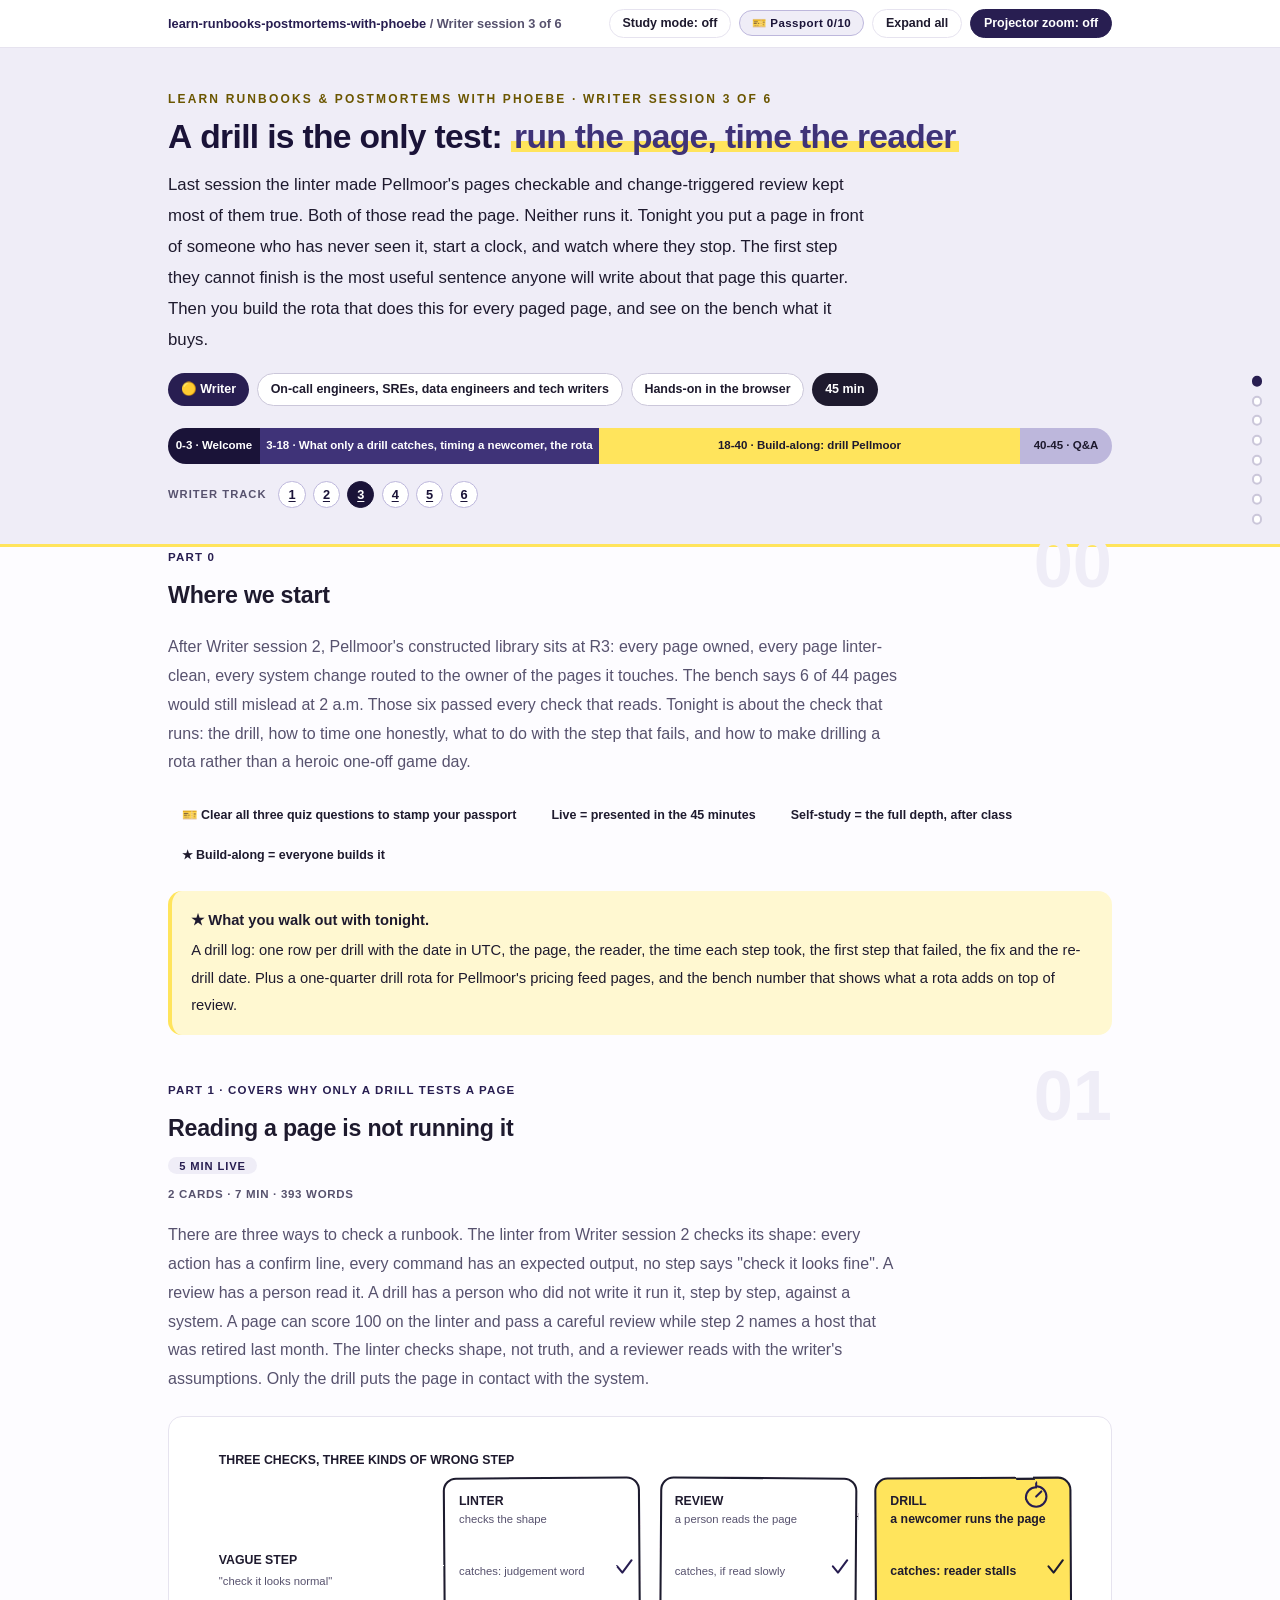
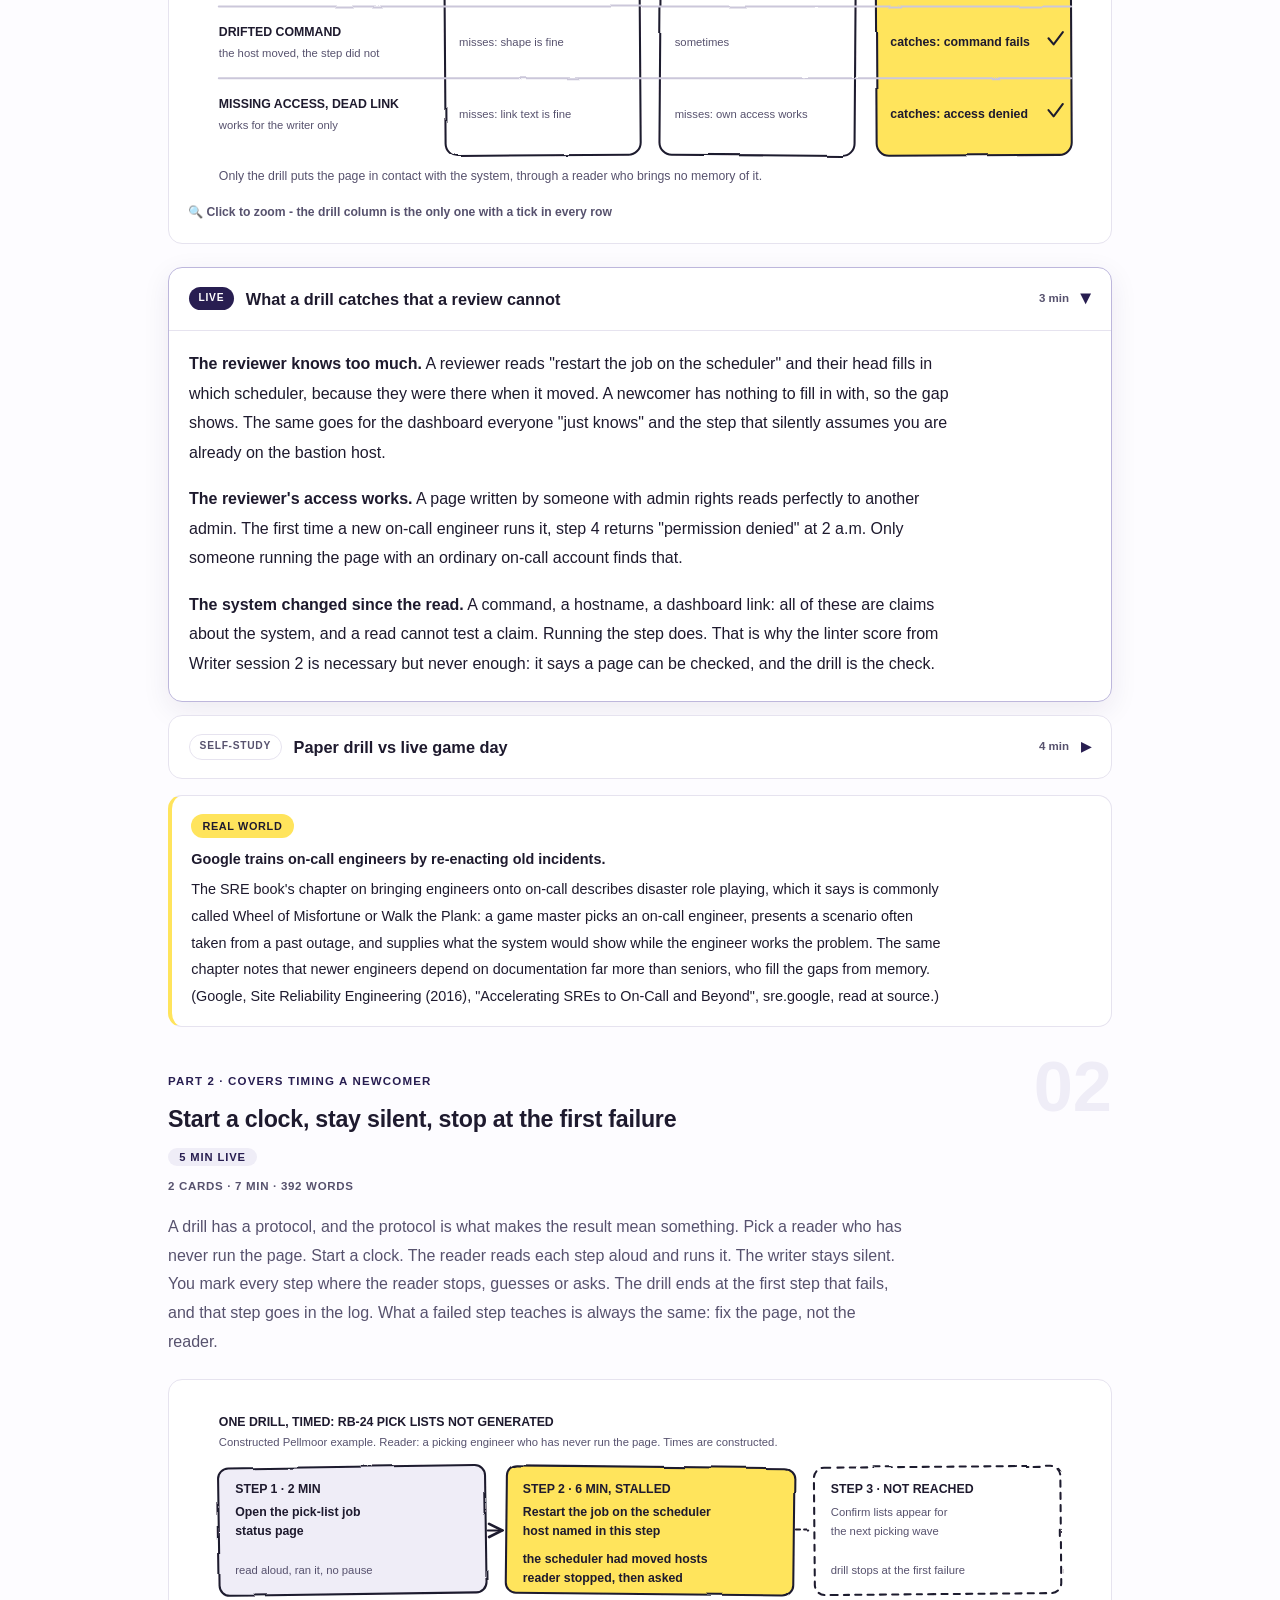
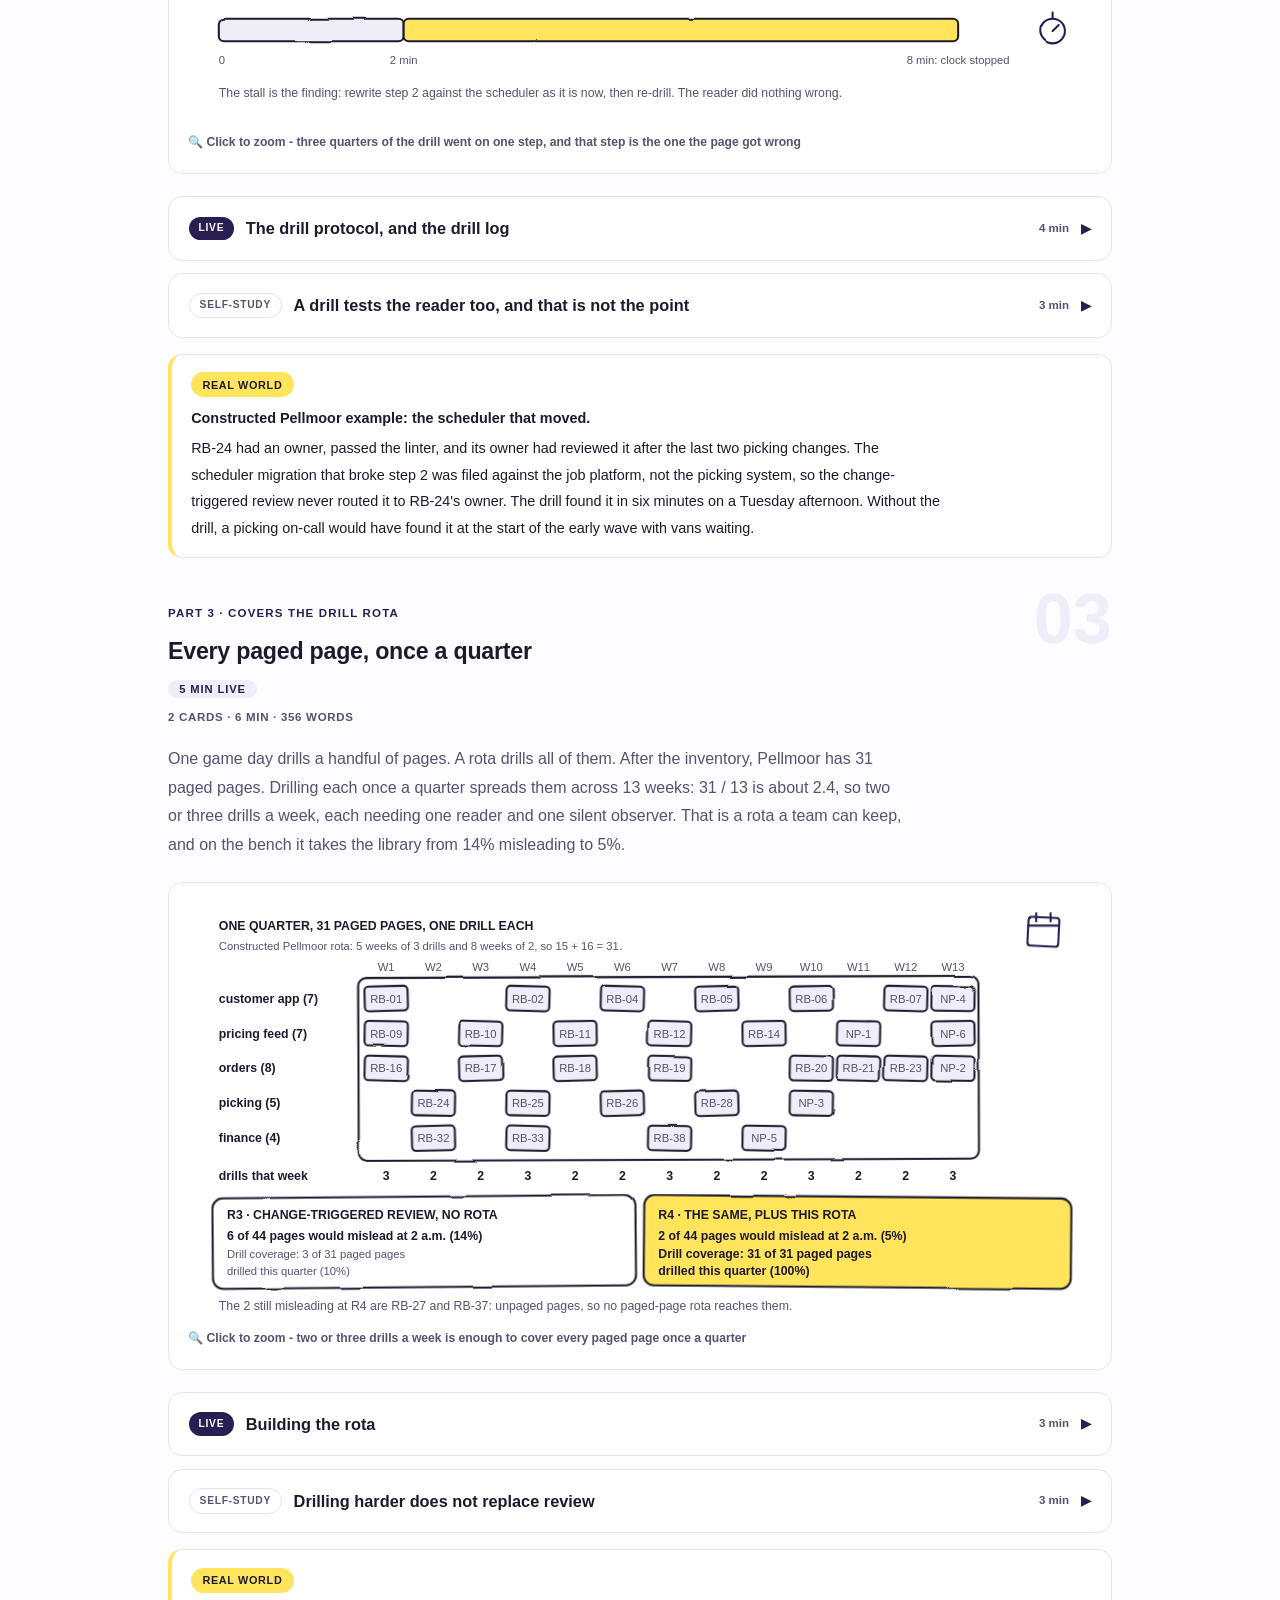
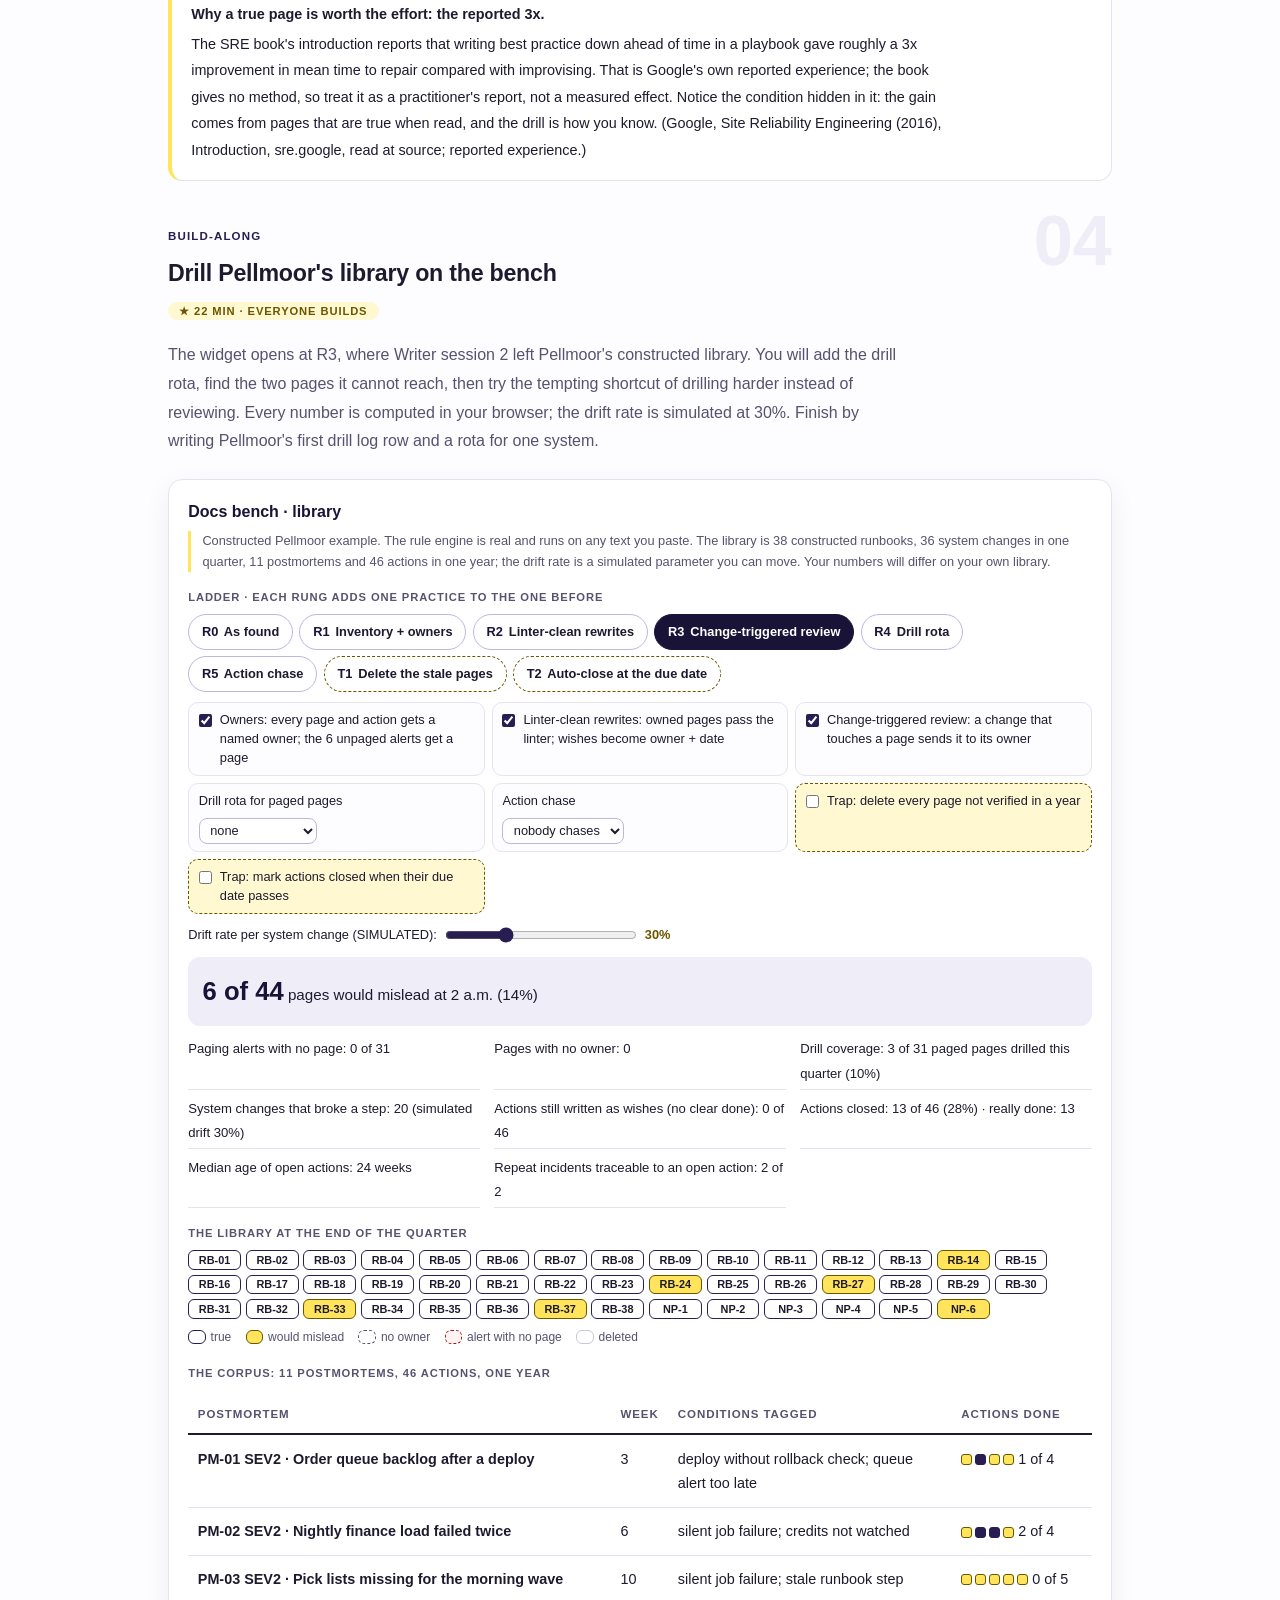
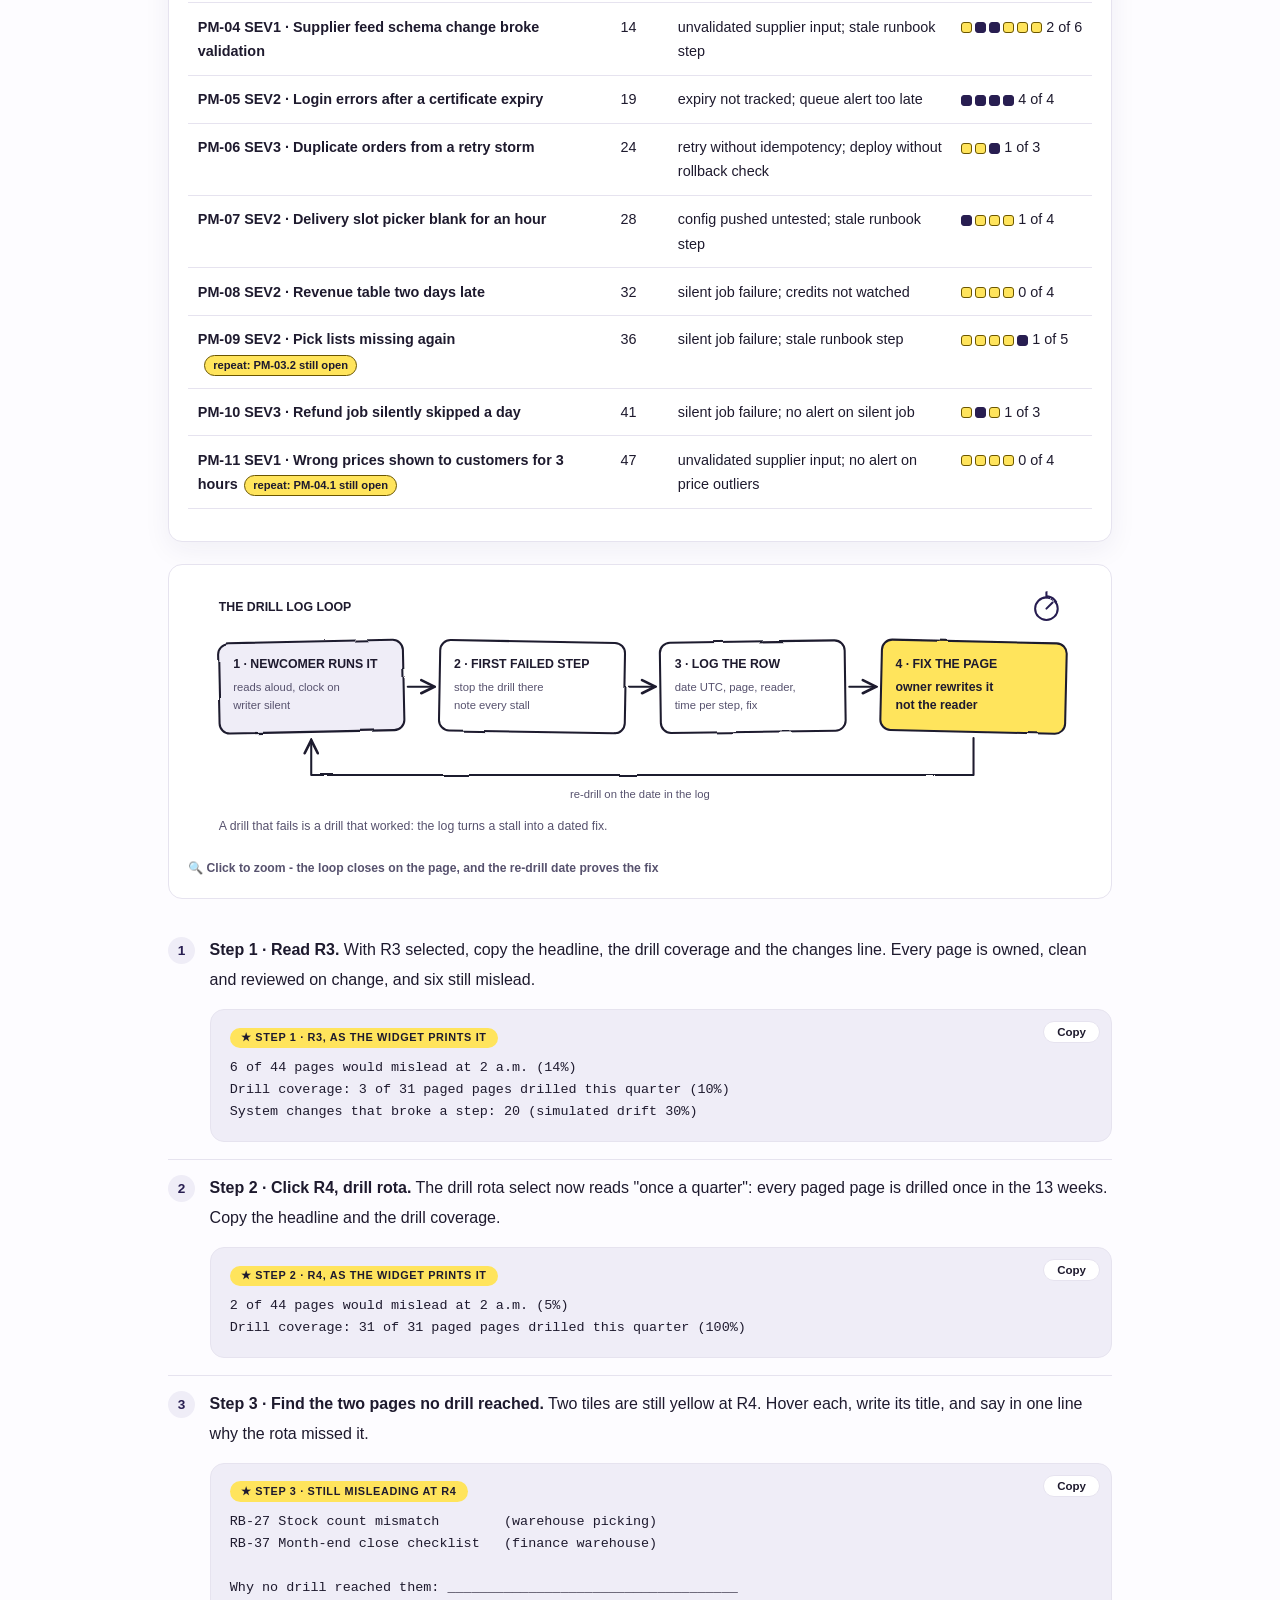
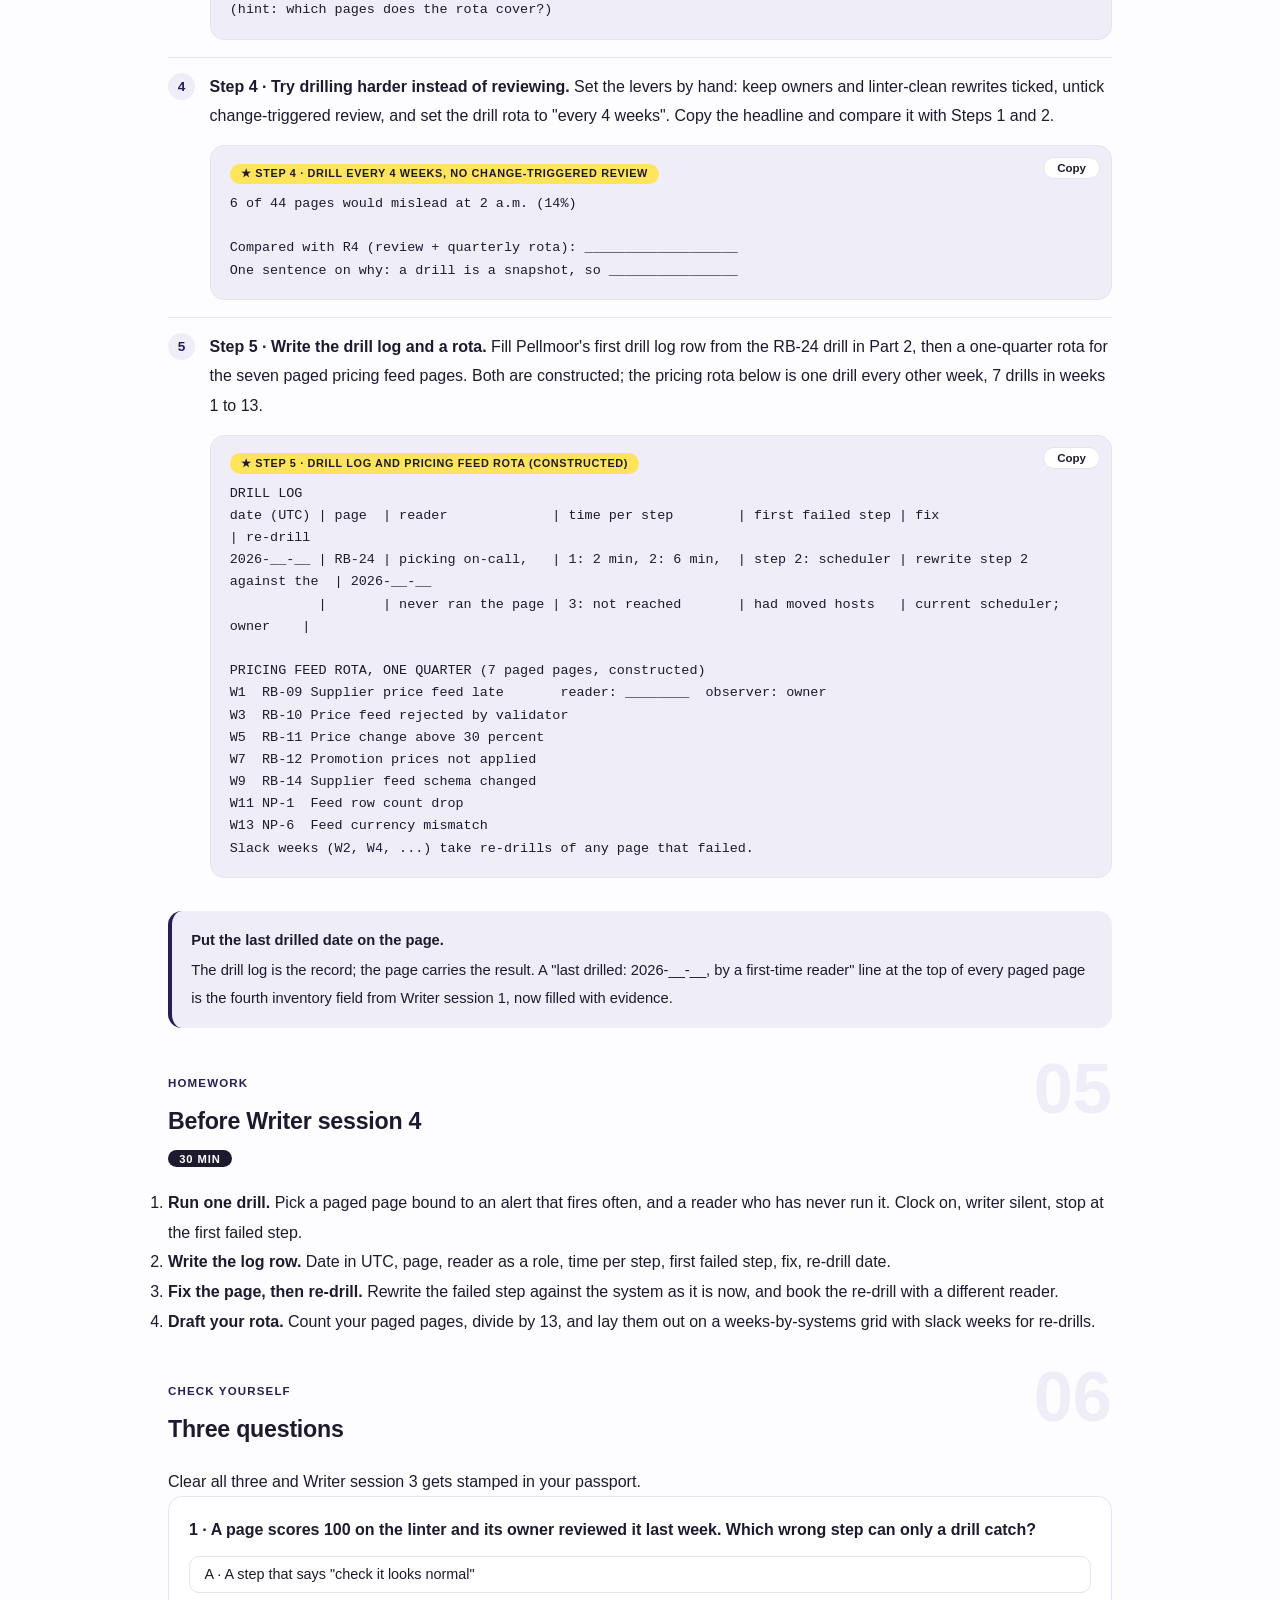
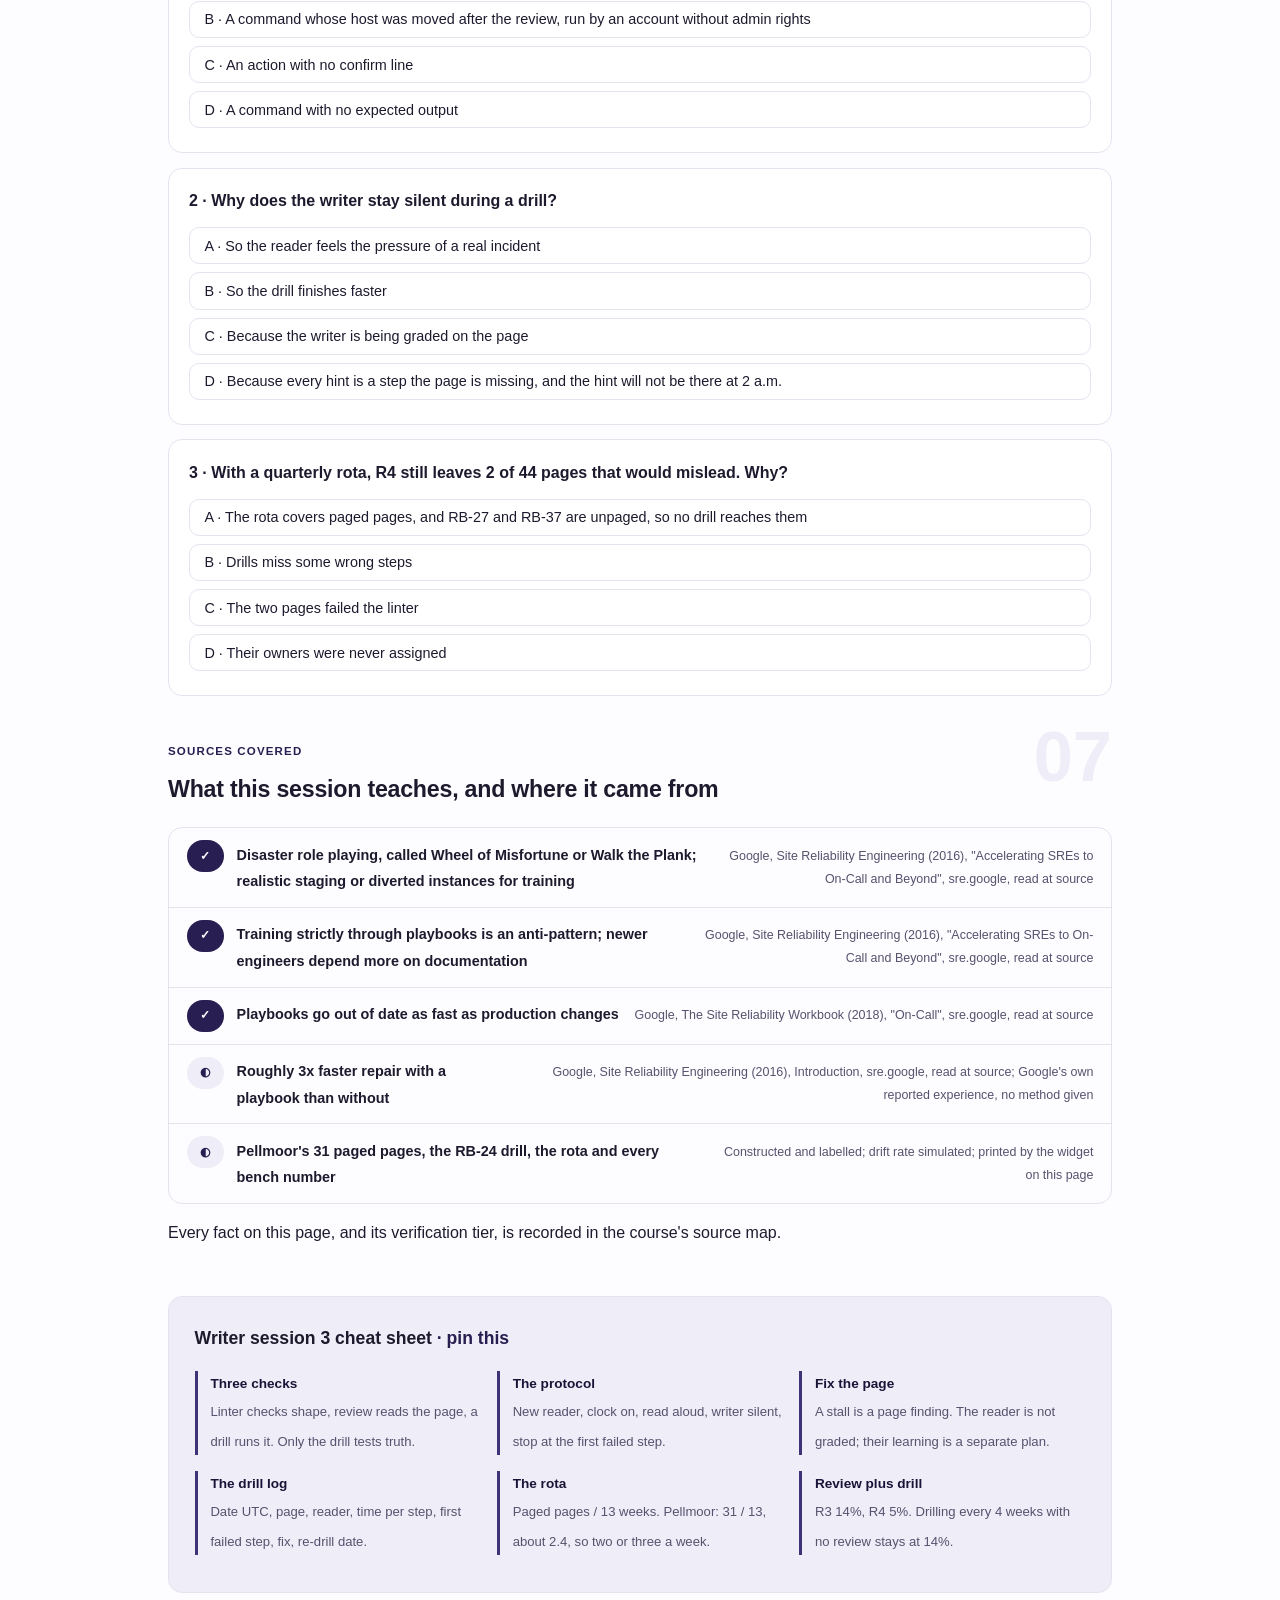
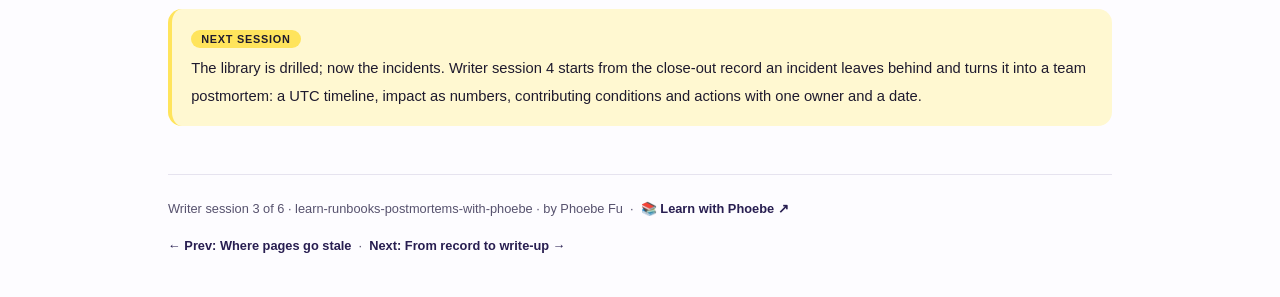
<file: courses/a3-a-drill-is-the-only-test.html>
<!DOCTYPE html>
<html lang="en">
<head>
<meta charset="UTF-8">
<meta name="viewport" content="width=device-width, initial-scale=1.0">
<!-- social:start -->
<meta name="description" content="Writer session 3 of 6. A drill is the only test: why only running a page with a newcomer proves it, how to time a drill step by step, and a quarterly drill rota for Pellmoor's 31 constructed paged pages.">
<meta property="og:type" content="article">
<meta property="og:site_name" content="Learn with Phoebe">
<meta property="og:title" content="A drill is the only test - learn runbooks and postmortems with phoebe">
<meta property="og:description" content="Writer session 3 of 6. A linter checks shape and a review reads the page. Only a drill runs it against the system with a reader who did not write it.">
<meta property="og:url" content="https://phoebefu6.github.io/learn-runbooks-postmortems-with-phoebe/courses/a3-a-drill-is-the-only-test.html">
<meta property="og:image" content="https://phoebefu6.github.io/learn-runbooks-postmortems-with-phoebe/assets/og-cover.png">
<meta property="og:image:width" content="1200">
<meta property="og:image:height" content="630">
<meta name="twitter:card" content="summary_large_image">
<meta name="twitter:title" content="A drill is the only test - learn runbooks and postmortems with phoebe">
<meta name="twitter:description" content="Writer session 3 of 6. Run the page, time the reader, fix the page, not the reader. Then a rota that drills every paged page once a quarter.">
<meta name="twitter:image" content="https://phoebefu6.github.io/learn-runbooks-postmortems-with-phoebe/assets/og-cover.png">
<!-- social:end -->
<title>Writer session 3 · A drill is the only test - learn runbooks and postmortems with phoebe</title>
<link rel="stylesheet" href="../assets/style.css?v=2">
</head>
<body>

<div class="toolbar">
  <div class="wrap">
    <span class="crumb"><a href="../index.html">learn-runbooks-postmortems-with-phoebe</a> / Writer session 3 of 6</span>
    <button class="btn" id="toggle-all" type="button">Expand all</button>
    <button class="btn primary" id="zoom-toggle" type="button">Projector zoom: off</button>
  </div>
</div>

<header class="masthead">
  <div class="wrap">
    <div class="eyebrow">Learn Runbooks &amp; Postmortems with Phoebe · Writer session 3 of 6</div>
    <h1>A drill is the only test: <span class="accent">run the page, time the reader</span></h1>
    <p class="sub">Last session the linter made Pellmoor's pages checkable and change-triggered review kept most of them true. Both of those read the page. Neither runs it. Tonight you put a page in front of someone who has never seen it, start a clock, and watch where they stop. The first step they cannot finish is the most useful sentence anyone will write about that page this quarter. Then you build the rota that does this for every paged page, and see on the bench what it buys.</p>
    <div class="chip-row">
      <span class="chip level">🟡 Writer</span>
      <span class="chip audience">On-call engineers, SREs, data engineers and tech writers</span>
      <span class="chip audience">Hands-on in the browser</span>
      <span class="chip time">45 min</span>
    </div>
    <div class="agenda">
      <span class="a1" style="flex:1">0-3 · Welcome</span>
      <span class="a2" style="flex:4">3-18 · What only a drill catches, timing a newcomer, the rota</span>
      <span class="a3" style="flex:5">18-40 · Build-along: drill Pellmoor</span>
      <span class="a4" style="flex:1">40-45 · Q&amp;A</span>
    </div>
  </div>
</header>

<main class="wrap">

  <section class="section" id="intro">
    <div class="section-kicker">
      <span class="klabel">Part 0</span>
      <h2>Where we start</h2>
    </div>
    <p class="lede">After Writer session 2, Pellmoor's constructed library sits at R3: every page owned, every page linter-clean, every system change routed to the owner of the pages it touches. The bench says 6 of 44 pages would still mislead at 2 a.m. Those six passed every check that reads. Tonight is about the check that runs: the drill, how to time one honestly, what to do with the step that fails, and how to make drilling a rota rather than a heroic one-off game day.</p>

    <div class="legend">
      <span class="pill">🎫 Clear all three quiz questions to stamp your passport</span>
      <span class="pill">Live = presented in the 45 minutes</span>
      <span class="pill">Self-study = the full depth, after class</span>
      <span class="pill">★ Build-along = everyone builds it</span>
    </div>

    <div class="callout win">
      <p><strong>★ What you walk out with tonight.</strong> A drill log: one row per drill with the date in UTC, the page, the reader, the time each step took, the first step that failed, the fix and the re-drill date. Plus a one-quarter drill rota for Pellmoor's pricing feed pages, and the bench number that shows what a rota adds on top of review.</p>
    </div>
  </section>

  <section class="section" id="part-1">
    <div class="section-kicker">
      <span class="klabel">Part 1 · covers why only a drill tests a page</span>
      <h2>Reading a page is not running it</h2>
      <span class="tag concept">5 min live</span>
    </div>
    <p class="lede">There are three ways to check a runbook. The linter from Writer session 2 checks its shape: every action has a confirm line, every command has an expected output, no step says "check it looks fine". A review has a person read it. A drill has a person who did not write it run it, step by step, against a system. A page can score 100 on the linter and pass a careful review while step 2 names a host that was retired last month. The linter checks shape, not truth, and a reviewer reads with the writer's assumptions. Only the drill puts the page in contact with the system.</p>

    <figure class="zoomable">
      <svg viewBox="0 0 880 346" xmlns="http://www.w3.org/2000/svg" role="img" aria-label="A grid of three checks across and three kinds of wrong step down. The linter catches a vague step but misses a drifted command and a missing permission or dead link. A review catches a vague step if read slowly, sometimes catches a drifted command, and misses missing access because the reviewer's own access works. The drill column, highlighted, catches all three: the reader stalls, the command fails, access is denied.">
        <defs>
          <filter id="a3aSk" x="-3%" y="-3%" width="106%" height="106%"><feTurbulence type="fractalNoise" baseFrequency="0.02" numOctaves="2" seed="41" result="n"/><feDisplacementMap in="SourceGraphic" in2="n" scale="2.4" xChannelSelector="R" yChannelSelector="G"/></filter>
          <pattern id="a3aHc" patternUnits="userSpaceOnUse" width="7" height="7" patternTransform="rotate(-38)"><line x1="0" y1="0" x2="0" y2="7" stroke="#281E51" stroke-width="1" opacity=".5"/></pattern>
          <marker id="a3aAr" viewBox="0 0 10 10" refX="9" refY="5" markerWidth="8" markerHeight="8" orient="auto"><path d="M1 1 L9 5 L1 9" fill="none" stroke="#1E1A2E" stroke-width="1.6" stroke-linecap="round"/></marker>
        </defs>
        <style>
          .a3aH { font: 800 12px Inter, sans-serif; fill: #1E1A2E; }
          .a3aL { font: 600 12px Inter, sans-serif; fill: #1E1A2E; }
          .a3aS { font: 400 11px Inter, sans-serif; fill: #57526E; }
          .a3aB { font: 800 11px Inter, sans-serif; fill: #6B5600; }
          .a3aN { font: 400 12px Inter, sans-serif; fill: #57526E; }
        </style>

        <text class="a3aH" x="30" y="26">THREE CHECKS, THREE KINDS OF WRONG STEP</text>

        <g filter="url(#a3aSk)" fill="none" stroke="#1E1A2E" stroke-width="2" stroke-linecap="round" stroke-linejoin="round">
          <rect x="250" y="40" width="190" height="270" rx="12" transform="rotate(-0.4 345 175)" fill="#FFFFFF"/>
          <rect x="460" y="40" width="190" height="270" rx="12" transform="rotate(0.4 555 175)" fill="#FFFFFF"/>
          <rect x="670" y="40" width="190" height="270" rx="12" transform="rotate(-0.3 765 175)" fill="#FFE45C"/>
          <path d="M30 165 L860 165" stroke="#CBC7DA"/>
          <path d="M30 235 L860 235" stroke="#CBC7DA"/>
          <!-- ticks where a check catches -->
          <path d="M418 126 L423 132 L432 120" stroke="#281E51"/>
          <path d="M628 126 L633 132 L642 120" stroke="#281E51"/>
          <path d="M838 126 L843 132 L852 120"/>
          <path d="M838 196 L843 202 L852 190"/>
          <path d="M838 266 L843 272 L852 260"/>
          <!-- doodle: stopwatch over the drill column -->
          <circle cx="826" cy="58" r="10" stroke="#281E51"/>
          <path d="M826 48 L826 44 M826 58 L831 53" stroke="#281E51"/>
        </g>

        <text class="a3aH" x="264" y="66">LINTER</text>
        <text class="a3aS" x="264" y="84">checks the shape</text>
        <text class="a3aH" x="474" y="66">REVIEW</text>
        <text class="a3aS" x="474" y="84">a person reads the page</text>
        <text class="a3aH" x="684" y="66">DRILL</text>
        <text class="a3aL" x="684" y="84">a newcomer runs the page</text>

        <text class="a3aH" x="30" y="124">VAGUE STEP</text>
        <text class="a3aS" x="30" y="144">"check it looks normal"</text>
        <text class="a3aH" x="30" y="194">DRIFTED COMMAND</text>
        <text class="a3aS" x="30" y="214">the host moved, the step did not</text>
        <text class="a3aH" x="30" y="264">MISSING ACCESS, DEAD LINK</text>
        <text class="a3aS" x="30" y="284">works for the writer only</text>

        <text class="a3aS" x="264" y="134">catches: judgement word</text>
        <text class="a3aS" x="264" y="204">misses: shape is fine</text>
        <text class="a3aS" x="264" y="274">misses: link text is fine</text>

        <text class="a3aS" x="474" y="134">catches, if read slowly</text>
        <text class="a3aS" x="474" y="204">sometimes</text>
        <text class="a3aS" x="474" y="274">misses: own access works</text>

        <text class="a3aL" x="684" y="134">catches: reader stalls</text>
        <text class="a3aL" x="684" y="204">catches: command fails</text>
        <text class="a3aL" x="684" y="274">catches: access denied</text>

        <text class="a3aN" x="30" y="334">Only the drill puts the page in contact with the system, through a reader who brings no memory of it.</text>
      </svg>
      <figcaption>🔍 Click to zoom - the drill column is the only one with a tick in every row</figcaption>
    </figure>

    <details class="card" open>
      <summary><span class="mode live">Live</span>What a drill catches that a review cannot<span class="mini">3 min</span><span class="caret">▶</span></summary>
      <div class="body">
        <p><strong>The reviewer knows too much.</strong> A reviewer reads "restart the job on the scheduler" and their head fills in which scheduler, because they were there when it moved. A newcomer has nothing to fill in with, so the gap shows. The same goes for the dashboard everyone "just knows" and the step that silently assumes you are already on the bastion host.</p>
        <p><strong>The reviewer's access works.</strong> A page written by someone with admin rights reads perfectly to another admin. The first time a new on-call engineer runs it, step 4 returns "permission denied" at 2 a.m. Only someone running the page with an ordinary on-call account finds that.</p>
        <p><strong>The system changed since the read.</strong> A command, a hostname, a dashboard link: all of these are claims about the system, and a read cannot test a claim. Running the step does. That is why the linter score from Writer session 2 is necessary but never enough: it says a page can be checked, and the drill is the check.</p>
      </div>
    </details>

    <details class="card">
      <summary><span class="mode self">Self-study</span>Paper drill vs live game day<span class="mini">4 min</span><span class="caret">▶</span></summary>
      <div class="body">
        <p><strong>Paper drill (tabletop).</strong> The reader walks the page aloud while a facilitator plays the system: "you run that command, here is what comes back". It is cheap, safe and good at finding vague steps and missing context. It cannot find a drifted command, because the facilitator answers from memory, and memory is exactly what drifted.</p>
        <p><strong>Live drill on a safe system.</strong> The reader runs the real commands against a staging copy, or against an instance diverted from live traffic, with a fault injected. The SRE book's training chapter recommends exactly this for its exercises, in the section titled "Break Real Things, Fix Real Things": realism matters, so borrow an instance that can be taken out of live traffic, or a small staging instance, and break it on purpose. It costs more setup and finds what a tabletop cannot.</p>
        <p><strong>Live game day.</strong> A real fault on a production system, under control. The most realistic and the most expensive; most teams run it a few times a year for their most critical pages. Pellmoor's one ad hoc game day in week 6 of the constructed quarter drilled 3 pages, which is where the bench's starting drill coverage comes from.</p>
        <p>Pick per page. A page whose steps are mostly commands needs a live drill; a page that is mostly judgement and escalation can be tested well on paper.</p>
      </div>
    </details>

    <div class="callout example">
      <span class="ex-pill">Real world</span>
      <p><strong>Google trains on-call engineers by re-enacting old incidents.</strong> The SRE book's chapter on bringing engineers onto on-call describes disaster role playing, which it says is commonly called Wheel of Misfortune or Walk the Plank: a game master picks an on-call engineer, presents a scenario often taken from a past outage, and supplies what the system would show while the engineer works the problem. The same chapter notes that newer engineers depend on documentation far more than seniors, who fill the gaps from memory. (Google, Site Reliability Engineering (2016), "Accelerating SREs to On-Call and Beyond", sre.google, read at source.)</p>
    </div>
  </section>

  <section class="section" id="part-2">
    <div class="section-kicker">
      <span class="klabel">Part 2 · covers timing a newcomer</span>
      <h2>Start a clock, stay silent, stop at the first failure</h2>
      <span class="tag concept">5 min live</span>
    </div>
    <p class="lede">A drill has a protocol, and the protocol is what makes the result mean something. Pick a reader who has never run the page. Start a clock. The reader reads each step aloud and runs it. The writer stays silent. You mark every step where the reader stops, guesses or asks. The drill ends at the first step that fails, and that step goes in the log. What a failed step teaches is always the same: fix the page, not the reader.</p>

    <figure class="zoomable">
      <svg viewBox="0 0 880 314" xmlns="http://www.w3.org/2000/svg" role="img" aria-label="A timed drill on RB-24 Pick lists not generated, constructed Pellmoor example. Step 1, open the pick-list job status page, took 2 minutes with no pause. Step 2, restart the job on the scheduler named in the page, took 6 minutes and stalled, highlighted, because the scheduler had moved hosts. Step 3, confirm lists appear for the next wave, was not reached. A time bar below shows 2 minutes then 6 minutes, with the clock stopped at 8 minutes.">
        <defs>
          <filter id="a3bSk" x="-3%" y="-3%" width="106%" height="106%"><feTurbulence type="fractalNoise" baseFrequency="0.02" numOctaves="2" seed="43" result="n"/><feDisplacementMap in="SourceGraphic" in2="n" scale="2.4" xChannelSelector="R" yChannelSelector="G"/></filter>
          <pattern id="a3bHc" patternUnits="userSpaceOnUse" width="7" height="7" patternTransform="rotate(-38)"><line x1="0" y1="0" x2="0" y2="7" stroke="#281E51" stroke-width="1" opacity=".5"/></pattern>
          <marker id="a3bAr" viewBox="0 0 10 10" refX="9" refY="5" markerWidth="8" markerHeight="8" orient="auto"><path d="M1 1 L9 5 L1 9" fill="none" stroke="#1E1A2E" stroke-width="1.6" stroke-linecap="round"/></marker>
        </defs>
        <style>
          .a3bH { font: 800 12px Inter, sans-serif; fill: #1E1A2E; }
          .a3bL { font: 600 12px Inter, sans-serif; fill: #1E1A2E; }
          .a3bS { font: 400 11px Inter, sans-serif; fill: #57526E; }
          .a3bB { font: 800 11px Inter, sans-serif; fill: #6B5600; }
          .a3bN { font: 400 12px Inter, sans-serif; fill: #57526E; }
        </style>

        <text class="a3bH" x="30" y="26">ONE DRILL, TIMED: RB-24 PICK LISTS NOT GENERATED</text>
        <text class="a3bS" x="30" y="46">Constructed Pellmoor example. Reader: a picking engineer who has never run the page. Times are constructed.</text>

        <g filter="url(#a3bSk)" fill="none" stroke="#1E1A2E" stroke-width="2" stroke-linecap="round" stroke-linejoin="round">
          <rect x="30" y="66" width="260" height="124" rx="10" transform="rotate(-0.8 160 128)" fill="#EFEDF7"/>
          <rect x="310" y="66" width="280" height="124" rx="10" transform="rotate(0.6 450 128)" fill="#FFE45C"/>
          <rect x="610" y="66" width="240" height="124" rx="10" transform="rotate(-0.5 730 128)" fill="#FFFFFF" stroke-dasharray="6 6"/>
          <path d="M292 128 L306 128" marker-end="url(#a3bAr)"/>
          <path d="M592 128 L606 128" stroke-dasharray="4 4"/>
          <!-- the clock bar -->
          <rect x="30" y="214" width="180" height="22" rx="5" fill="#EFEDF7"/>
          <rect x="210" y="214" width="540" height="22" rx="5" fill="#FFE45C"/>
          <!-- doodle: stopwatch at the stop -->
          <circle cx="842" cy="226" r="12" stroke="#281E51"/>
          <path d="M842 214 L842 208 M842 226 L848 220" stroke="#281E51"/>
        </g>

        <text class="a3bH" x="46" y="92">STEP 1 · 2 MIN</text>
        <text class="a3bL" x="46" y="114">Open the pick-list job</text>
        <text class="a3bL" x="46" y="132">status page</text>
        <text class="a3bS" x="46" y="170">read aloud, ran it, no pause</text>

        <text class="a3bH" x="326" y="92">STEP 2 · 6 MIN, STALLED</text>
        <text class="a3bL" x="326" y="114">Restart the job on the scheduler</text>
        <text class="a3bL" x="326" y="132">host named in this step</text>
        <text class="a3bH" x="326" y="160">the scheduler had moved hosts</text>
        <text class="a3bL" x="326" y="178">reader stopped, then asked</text>

        <text class="a3bH" x="626" y="92">STEP 3 · NOT REACHED</text>
        <text class="a3bS" x="626" y="114">Confirm lists appear for</text>
        <text class="a3bS" x="626" y="132">the next picking wave</text>
        <text class="a3bS" x="626" y="170">drill stops at the first failure</text>

        <text class="a3bS" x="30" y="258">0</text>
        <text class="a3bS" x="210" y="258" text-anchor="middle">2 min</text>
        <text class="a3bS" x="750" y="258" text-anchor="middle">8 min: clock stopped</text>

        <text class="a3bN" x="30" y="290">The stall is the finding: rewrite step 2 against the scheduler as it is now, then re-drill. The reader did nothing wrong.</text>
      </svg>
      <figcaption>🔍 Click to zoom - three quarters of the drill went on one step, and that step is the one the page got wrong</figcaption>
    </figure>

    <details class="card">
      <summary><span class="mode live">Live</span>The drill protocol, and the drill log<span class="mini">4 min</span><span class="caret">▶</span></summary>
      <div class="body">
        <p><strong>Pick the reader.</strong> Someone on the rota who has never run this page. Not the writer, not the owner, not the person who fixed this alert last month. The newest on-call engineer is the best reader you have.</p>
        <p><strong>Start the clock and read aloud.</strong> Reading aloud makes every guess audible. "I think this means the second dashboard" is a finding, even if the guess was right.</p>
        <p><strong>The writer stays silent.</strong> Every hint the writer gives is a step the page is missing, and the hint will not be in the room at 2 a.m. If the reader is truly stuck, they say so, you mark the step, and the drill ends there.</p>
        <p><strong>Stop at the first failed step.</strong> A step fails when the reader cannot finish it from the page alone: the command errors, the link is dead, access is denied, or they had to ask. Everything after it is untested, so the log says "not reached", not "passed".</p>
        <p><strong>Write the log row.</strong> Date in UTC, page, reader (a role, not a name), time per step, first failed step, the fix, and a re-drill date. The time per step matters as much as the failure: a step that took six minutes and passed is next quarter's failure.</p>
      </div>
    </details>

    <details class="card">
      <summary><span class="mode self">Self-study</span>A drill tests the reader too, and that is not the point<span class="mini">3 min</span><span class="caret">▶</span></summary>
      <div class="body">
        <p>The SRE book's training chapter lists, among its anti-patterns, training "strictly through operator procedures, checklists, and playbooks" (Google, Site Reliability Engineering, "Accelerating SREs to On-Call and Beyond"). Its point is that a playbook does not replace understanding the system: an engineer who can only follow steps is lost the moment the steps run out.</p>
        <p>So a drill always tests two things at once: whether the page is true and complete, and whether the reader understands enough to work when it is not. Keep them apart in the log. The page is the subject of the drill, and the reader is not being graded. When a reader stalls, the first question is always what the page failed to say. A separate question, asked kindly and outside the log, is what the reader needs to learn about the system, and that is a training plan, not a drill finding.</p>
        <p>Teams that grade readers in drills soon find nobody volunteers to read. Teams that fix pages find the newest engineers asking to be drilled, because it is the fastest way to learn the system with a safety net.</p>
      </div>
    </details>

    <div class="callout example">
      <span class="ex-pill">Real world</span>
      <p><strong>Constructed Pellmoor example: the scheduler that moved.</strong> RB-24 had an owner, passed the linter, and its owner had reviewed it after the last two picking changes. The scheduler migration that broke step 2 was filed against the job platform, not the picking system, so the change-triggered review never routed it to RB-24's owner. The drill found it in six minutes on a Tuesday afternoon. Without the drill, a picking on-call would have found it at the start of the early wave with vans waiting.</p>
    </div>
  </section>

  <section class="section" id="part-3">
    <div class="section-kicker">
      <span class="klabel">Part 3 · covers the drill rota</span>
      <h2>Every paged page, once a quarter</h2>
      <span class="tag concept">5 min live</span>
    </div>
    <p class="lede">One game day drills a handful of pages. A rota drills all of them. After the inventory, Pellmoor has 31 paged pages. Drilling each once a quarter spreads them across 13 weeks: 31 / 13 is about 2.4, so two or three drills a week, each needing one reader and one silent observer. That is a rota a team can keep, and on the bench it takes the library from 14% misleading to 5%.</p>

    <figure class="zoomable">
      <svg viewBox="0 0 880 404" xmlns="http://www.w3.org/2000/svg" role="img" aria-label="A 13-week drill rota grid, weeks across and Pellmoor's five systems down: customer app 7 paged pages, pricing feed 7, order pipeline 8, warehouse picking 5, finance warehouse 4. Each paged page appears once. Weekly totals are 3 in weeks 1, 4, 7, 10 and 13 and 2 in the other eight weeks, 31 in all. Below, R3 prints 6 of 44 pages would mislead, 14 percent, with 3 of 31 paged pages drilled, 10 percent. R4, highlighted, prints 2 of 44, 5 percent, with 31 of 31 drilled, 100 percent. The rota is constructed.">
        <defs>
          <filter id="a3cSk" x="-3%" y="-3%" width="106%" height="106%"><feTurbulence type="fractalNoise" baseFrequency="0.02" numOctaves="2" seed="47" result="n"/><feDisplacementMap in="SourceGraphic" in2="n" scale="2.4" xChannelSelector="R" yChannelSelector="G"/></filter>
          <pattern id="a3cHc" patternUnits="userSpaceOnUse" width="7" height="7" patternTransform="rotate(-38)"><line x1="0" y1="0" x2="0" y2="7" stroke="#281E51" stroke-width="1" opacity=".5"/></pattern>
          <marker id="a3cAr" viewBox="0 0 10 10" refX="9" refY="5" markerWidth="8" markerHeight="8" orient="auto"><path d="M1 1 L9 5 L1 9" fill="none" stroke="#1E1A2E" stroke-width="1.6" stroke-linecap="round"/></marker>
        </defs>
        <style>
          .a3cH { font: 800 12px Inter, sans-serif; fill: #1E1A2E; }
          .a3cL { font: 600 12px Inter, sans-serif; fill: #1E1A2E; }
          .a3cS { font: 400 11px Inter, sans-serif; fill: #57526E; }
          .a3cB { font: 800 11px Inter, sans-serif; fill: #6B5600; }
          .a3cN { font: 400 12px Inter, sans-serif; fill: #57526E; }
        </style>

        <text class="a3cH" x="30" y="26">ONE QUARTER, 31 PAGED PAGES, ONE DRILL EACH</text>
        <text class="a3cS" x="30" y="46">Constructed Pellmoor rota: 5 weeks of 3 drills and 8 weeks of 2, so 15 + 16 = 31.</text>

        <g filter="url(#a3cSk)" fill="none" stroke="#1E1A2E" stroke-width="2" stroke-linecap="round" stroke-linejoin="round">
          <rect x="166" y="72" width="604" height="178" rx="8" transform="rotate(-0.2 468 161)" fill="#FFFFFF"/>
          <rect x="172" y="81" width="42" height="24" rx="4" transform="rotate(-1.5 193 93)" fill="#EFEDF7"/>
          <rect x="310" y="81" width="42" height="24" rx="4" transform="rotate(1.5 331 93)" fill="#EFEDF7"/>
          <rect x="402" y="81" width="42" height="24" rx="4" transform="rotate(1.5 423 93)" fill="#EFEDF7"/>
          <rect x="494" y="81" width="42" height="24" rx="4" transform="rotate(-1.5 515 93)" fill="#EFEDF7"/>
          <rect x="586" y="81" width="42" height="24" rx="4" transform="rotate(-1 607 93)" fill="#EFEDF7"/>
          <rect x="678" y="81" width="42" height="24" rx="4" transform="rotate(1.5 699 93)" fill="#EFEDF7"/>
          <rect x="724" y="81" width="42" height="24" rx="4" transform="rotate(1 745 93)" fill="#EFEDF7"/>
          <rect x="172" y="115" width="42" height="24" rx="4" transform="rotate(1 193 127)" fill="#EFEDF7"/>
          <rect x="264" y="115" width="42" height="24" rx="4" transform="rotate(1.5 285 127)" fill="#EFEDF7"/>
          <rect x="356" y="115" width="42" height="24" rx="4" transform="rotate(-1 377 127)" fill="#EFEDF7"/>
          <rect x="448" y="115" width="42" height="24" rx="4" transform="rotate(1.5 469 127)" fill="#EFEDF7"/>
          <rect x="540" y="115" width="42" height="24" rx="4" transform="rotate(-1 561 127)" fill="#EFEDF7"/>
          <rect x="632" y="115" width="42" height="24" rx="4" transform="rotate(1 653 127)" fill="#EFEDF7"/>
          <rect x="724" y="115" width="42" height="24" rx="4" transform="rotate(-1 745 127)" fill="#EFEDF7"/>
          <rect x="172" y="149" width="42" height="24" rx="4" transform="rotate(1.5 193 161)" fill="#EFEDF7"/>
          <rect x="264" y="149" width="42" height="24" rx="4" transform="rotate(-1.5 285 161)" fill="#EFEDF7"/>
          <rect x="356" y="149" width="42" height="24" rx="4" transform="rotate(-1.5 377 161)" fill="#EFEDF7"/>
          <rect x="448" y="149" width="42" height="24" rx="4" transform="rotate(1 469 161)" fill="#EFEDF7"/>
          <rect x="586" y="149" width="42" height="24" rx="4" transform="rotate(1 607 161)" fill="#EFEDF7"/>
          <rect x="632" y="149" width="42" height="24" rx="4" transform="rotate(1.5 653 161)" fill="#EFEDF7"/>
          <rect x="678" y="149" width="42" height="24" rx="4" transform="rotate(1.5 699 161)" fill="#EFEDF7"/>
          <rect x="724" y="149" width="42" height="24" rx="4" transform="rotate(1 745 161)" fill="#EFEDF7"/>
          <rect x="218" y="183" width="42" height="24" rx="4" transform="rotate(1 239 195)" fill="#EFEDF7"/>
          <rect x="310" y="183" width="42" height="24" rx="4" transform="rotate(1 331 195)" fill="#EFEDF7"/>
          <rect x="402" y="183" width="42" height="24" rx="4" transform="rotate(-1.5 423 195)" fill="#EFEDF7"/>
          <rect x="494" y="183" width="42" height="24" rx="4" transform="rotate(-1.5 515 195)" fill="#EFEDF7"/>
          <rect x="586" y="183" width="42" height="24" rx="4" transform="rotate(1 607 195)" fill="#EFEDF7"/>
          <rect x="218" y="217" width="42" height="24" rx="4" transform="rotate(-1.5 239 229)" fill="#EFEDF7"/>
          <rect x="310" y="217" width="42" height="24" rx="4" transform="rotate(1.5 331 229)" fill="#EFEDF7"/>
          <rect x="448" y="217" width="42" height="24" rx="4" transform="rotate(1 469 229)" fill="#EFEDF7"/>
          <rect x="540" y="217" width="42" height="24" rx="4" transform="rotate(1 561 229)" fill="#EFEDF7"/>
          <rect x="24" y="286" width="412" height="88" rx="10" transform="rotate(-0.5 230 330)" fill="#FFFFFF"/>
          <rect x="444" y="286" width="416" height="88" rx="10" transform="rotate(0.5 652 330)" fill="#FFE45C"/>
          <!-- doodle: a calendar page -->
          <rect x="818" y="14" width="30" height="28" rx="3" transform="rotate(3 833 28)" stroke="#281E51"/>
          <path d="M818 22 L848 22 M826 10 L826 18 M840 10 L840 18" stroke="#281E51"/>
        </g>

        <text class="a3cS" x="193" y="66" text-anchor="middle">W1</text>
        <text class="a3cS" x="239" y="66" text-anchor="middle">W2</text>
        <text class="a3cS" x="285" y="66" text-anchor="middle">W3</text>
        <text class="a3cS" x="331" y="66" text-anchor="middle">W4</text>
        <text class="a3cS" x="377" y="66" text-anchor="middle">W5</text>
        <text class="a3cS" x="423" y="66" text-anchor="middle">W6</text>
        <text class="a3cS" x="469" y="66" text-anchor="middle">W7</text>
        <text class="a3cS" x="515" y="66" text-anchor="middle">W8</text>
        <text class="a3cS" x="561" y="66" text-anchor="middle">W9</text>
        <text class="a3cS" x="607" y="66" text-anchor="middle">W10</text>
        <text class="a3cS" x="653" y="66" text-anchor="middle">W11</text>
        <text class="a3cS" x="699" y="66" text-anchor="middle">W12</text>
        <text class="a3cS" x="745" y="66" text-anchor="middle">W13</text>

        <text class="a3cL" x="30" y="97">customer app (7)</text>
        <text class="a3cL" x="30" y="131">pricing feed (7)</text>
        <text class="a3cL" x="30" y="165">orders (8)</text>
        <text class="a3cL" x="30" y="199">picking (5)</text>
        <text class="a3cL" x="30" y="233">finance (4)</text>

        <text class="a3cS" x="193" y="97" text-anchor="middle">RB-01</text>
        <text class="a3cS" x="331" y="97" text-anchor="middle">RB-02</text>
        <text class="a3cS" x="423" y="97" text-anchor="middle">RB-04</text>
        <text class="a3cS" x="515" y="97" text-anchor="middle">RB-05</text>
        <text class="a3cS" x="607" y="97" text-anchor="middle">RB-06</text>
        <text class="a3cS" x="699" y="97" text-anchor="middle">RB-07</text>
        <text class="a3cS" x="745" y="97" text-anchor="middle">NP-4</text>
        <text class="a3cS" x="193" y="131" text-anchor="middle">RB-09</text>
        <text class="a3cS" x="285" y="131" text-anchor="middle">RB-10</text>
        <text class="a3cS" x="377" y="131" text-anchor="middle">RB-11</text>
        <text class="a3cS" x="469" y="131" text-anchor="middle">RB-12</text>
        <text class="a3cS" x="561" y="131" text-anchor="middle">RB-14</text>
        <text class="a3cS" x="653" y="131" text-anchor="middle">NP-1</text>
        <text class="a3cS" x="745" y="131" text-anchor="middle">NP-6</text>
        <text class="a3cS" x="193" y="165" text-anchor="middle">RB-16</text>
        <text class="a3cS" x="285" y="165" text-anchor="middle">RB-17</text>
        <text class="a3cS" x="377" y="165" text-anchor="middle">RB-18</text>
        <text class="a3cS" x="469" y="165" text-anchor="middle">RB-19</text>
        <text class="a3cS" x="607" y="165" text-anchor="middle">RB-20</text>
        <text class="a3cS" x="653" y="165" text-anchor="middle">RB-21</text>
        <text class="a3cS" x="699" y="165" text-anchor="middle">RB-23</text>
        <text class="a3cS" x="745" y="165" text-anchor="middle">NP-2</text>
        <text class="a3cS" x="239" y="199" text-anchor="middle">RB-24</text>
        <text class="a3cS" x="331" y="199" text-anchor="middle">RB-25</text>
        <text class="a3cS" x="423" y="199" text-anchor="middle">RB-26</text>
        <text class="a3cS" x="515" y="199" text-anchor="middle">RB-28</text>
        <text class="a3cS" x="607" y="199" text-anchor="middle">NP-3</text>
        <text class="a3cS" x="239" y="233" text-anchor="middle">RB-32</text>
        <text class="a3cS" x="331" y="233" text-anchor="middle">RB-33</text>
        <text class="a3cS" x="469" y="233" text-anchor="middle">RB-38</text>
        <text class="a3cS" x="561" y="233" text-anchor="middle">NP-5</text>

        <text class="a3cL" x="30" y="270">drills that week</text>
        <text class="a3cH" x="193" y="270" text-anchor="middle">3</text>
        <text class="a3cH" x="239" y="270" text-anchor="middle">2</text>
        <text class="a3cH" x="285" y="270" text-anchor="middle">2</text>
        <text class="a3cH" x="331" y="270" text-anchor="middle">3</text>
        <text class="a3cH" x="377" y="270" text-anchor="middle">2</text>
        <text class="a3cH" x="423" y="270" text-anchor="middle">2</text>
        <text class="a3cH" x="469" y="270" text-anchor="middle">3</text>
        <text class="a3cH" x="515" y="270" text-anchor="middle">2</text>
        <text class="a3cH" x="561" y="270" text-anchor="middle">2</text>
        <text class="a3cH" x="607" y="270" text-anchor="middle">3</text>
        <text class="a3cH" x="653" y="270" text-anchor="middle">2</text>
        <text class="a3cH" x="699" y="270" text-anchor="middle">2</text>
        <text class="a3cH" x="745" y="270" text-anchor="middle">3</text>

        <text class="a3cH" x="38" y="308">R3 · CHANGE-TRIGGERED REVIEW, NO ROTA</text>
        <text class="a3cL" x="38" y="328">6 of 44 pages would mislead at 2 a.m. (14%)</text>
        <text class="a3cS" x="38" y="346">Drill coverage: 3 of 31 paged pages</text>
        <text class="a3cS" x="38" y="362">drilled this quarter (10%)</text>

        <text class="a3cH" x="458" y="308">R4 · THE SAME, PLUS THIS ROTA</text>
        <text class="a3cL" x="458" y="328">2 of 44 pages would mislead at 2 a.m. (5%)</text>
        <text class="a3cL" x="458" y="346">Drill coverage: 31 of 31 paged pages</text>
        <text class="a3cL" x="458" y="362">drilled this quarter (100%)</text>

        <text class="a3cN" x="30" y="396">The 2 still misleading at R4 are RB-27 and RB-37: unpaged pages, so no paged-page rota reaches them.</text>
      </svg>
      <figcaption>🔍 Click to zoom - two or three drills a week is enough to cover every paged page once a quarter</figcaption>
    </figure>

    <details class="card">
      <summary><span class="mode live">Live</span>Building the rota<span class="mini">3 min</span><span class="caret">▶</span></summary>
      <div class="body">
        <p><strong>Start from the inventory, not the wiki.</strong> The rota covers paged pages: every page a paging alert sends a human to. On Pellmoor that is 31, the 25 that were bound when the inventory started plus the 6 written for alerts that had no page. Unpaged pages, such as a month-end close checklist, are not on this rota; they need their own, slower plan.</p>
        <p><strong>Spread, do not batch.</strong> 31 pages over 13 weeks is about 2.4 a week. A grid with weeks across and systems down shows at a glance when one system is drilled three weeks running and another not at all. Spread each system across the quarter so a big change in week 5 is followed by a drill a few weeks later.</p>
        <p><strong>Pair the rota with the on-call roster.</strong> The newest person on next week's roster reads; the page owner observes in silence and fixes. A failed drill earns a re-drill date in the same quarter, which is why the rota leaves slack weeks with only two slots.</p>
      </div>
    </details>

    <details class="card">
      <summary><span class="mode self">Self-study</span>Drilling harder does not replace review<span class="mini">3 min</span><span class="caret">▶</span></summary>
      <div class="body">
        <p>A natural question: if a drill catches every wrong step, why not skip change-triggered review and drill more often? The bench answers it. With owners and rewrites but no change-triggered review, and a drill every 4 weeks instead of once a quarter, Pellmoor ends at "6 of 44 pages would mislead at 2 a.m. (14%)", the same as review with no rota at all, and well above review plus a quarterly drill.</p>
        <p>The reason is timing. A drill is a snapshot: it finds what is wrong on the day it runs. A change that breaks a step the week after the drill stays broken until the next one. Review on change catches most breaks close to when they happen; the drill then catches what review missed, including the breaks that were never routed to the right owner. They do different jobs, and the cheaper one, review, does most of the lifting. The workbook's on-call chapter makes the same pairing from the other side: playbook details go out of date as fast as production changes, so the page has to be touched when the system is.</p>
      </div>
    </details>

    <div class="callout example">
      <span class="ex-pill">Real world</span>
      <p><strong>Why a true page is worth the effort: the reported 3x.</strong> The SRE book's introduction reports that writing best practice down ahead of time in a playbook gave roughly a 3x improvement in mean time to repair compared with improvising. That is Google's own reported experience; the book gives no method, so treat it as a practitioner's report, not a measured effect. Notice the condition hidden in it: the gain comes from pages that are true when read, and the drill is how you know. (Google, Site Reliability Engineering (2016), Introduction, sre.google, read at source; reported experience.)</p>
    </div>
  </section>

  <section class="section" id="demo-1">
    <div class="section-kicker">
      <span class="klabel">Build-along</span>
      <h2>Drill Pellmoor's library on the bench</h2>
      <span class="tag demo">★ 22 min · everyone builds</span>
    </div>
    <p class="lede">The widget opens at R3, where Writer session 2 left Pellmoor's constructed library. You will add the drill rota, find the two pages it cannot reach, then try the tempting shortcut of drilling harder instead of reviewing. Every number is computed in your browser; the drift rate is simulated at 30%. Finish by writing Pellmoor's first drill log row and a rota for one system.</p>

    <div class="rbp-widget" data-mode="library" data-rung="r3"></div>

    <figure class="zoomable">
      <svg viewBox="0 0 880 256" xmlns="http://www.w3.org/2000/svg" role="img" aria-label="The drill log loop in four steps. A newcomer runs the page aloud with the clock on and the writer silent. The drill stops at the first failed step, noting every stall. The log row records date in UTC, page, reader, time per step and fix. The owner fixes the page, highlighted, not the reader. An arrow returns from the fix to the start, labelled re-drill on the date in the log.">
        <defs>
          <filter id="a3dSk" x="-3%" y="-3%" width="106%" height="106%"><feTurbulence type="fractalNoise" baseFrequency="0.02" numOctaves="2" seed="53" result="n"/><feDisplacementMap in="SourceGraphic" in2="n" scale="2.4" xChannelSelector="R" yChannelSelector="G"/></filter>
          <pattern id="a3dHc" patternUnits="userSpaceOnUse" width="7" height="7" patternTransform="rotate(-38)"><line x1="0" y1="0" x2="0" y2="7" stroke="#281E51" stroke-width="1" opacity=".5"/></pattern>
          <marker id="a3dAr" viewBox="0 0 10 10" refX="9" refY="5" markerWidth="8" markerHeight="8" orient="auto"><path d="M1 1 L9 5 L1 9" fill="none" stroke="#1E1A2E" stroke-width="1.6" stroke-linecap="round"/></marker>
        </defs>
        <style>
          .a3dH { font: 800 12px Inter, sans-serif; fill: #1E1A2E; }
          .a3dL { font: 600 12px Inter, sans-serif; fill: #1E1A2E; }
          .a3dS { font: 400 11px Inter, sans-serif; fill: #57526E; }
          .a3dN { font: 400 12px Inter, sans-serif; fill: #57526E; }
        </style>

        <text class="a3dH" x="30" y="26">THE DRILL LOG LOOP</text>

        <g filter="url(#a3dSk)" fill="none" stroke="#1E1A2E" stroke-width="2" stroke-linecap="round" stroke-linejoin="round">
          <rect x="30" y="56" width="180" height="88" rx="10" transform="rotate(-1.2 120 100)" fill="#EFEDF7"/>
          <rect x="245" y="56" width="180" height="88" rx="10" transform="rotate(1 335 100)" fill="#FFFFFF"/>
          <rect x="460" y="56" width="180" height="88" rx="10" transform="rotate(-0.8 550 100)" fill="#FFFFFF"/>
          <rect x="675" y="56" width="180" height="88" rx="10" transform="rotate(1.3 765 100)" fill="#FFE45C"/>
          <path d="M214 100 L240 100" marker-end="url(#a3dAr)"/>
          <path d="M429 100 L455 100" marker-end="url(#a3dAr)"/>
          <path d="M644 100 L670 100" marker-end="url(#a3dAr)"/>
          <path d="M765 150 L765 186 L120 186 L120 152" marker-end="url(#a3dAr)"/>
          <!-- doodle: stopwatch -->
          <circle cx="836" cy="24" r="11" stroke="#281E51"/>
          <path d="M836 13 L836 8 M836 24 L842 18" stroke="#281E51"/>
        </g>

        <text class="a3dH" x="44" y="82">1 · NEWCOMER RUNS IT</text>
        <text class="a3dS" x="44" y="104">reads aloud, clock on</text>
        <text class="a3dS" x="44" y="122">writer silent</text>

        <text class="a3dH" x="259" y="82">2 · FIRST FAILED STEP</text>
        <text class="a3dS" x="259" y="104">stop the drill there</text>
        <text class="a3dS" x="259" y="122">note every stall</text>

        <text class="a3dH" x="474" y="82">3 · LOG THE ROW</text>
        <text class="a3dS" x="474" y="104">date UTC, page, reader,</text>
        <text class="a3dS" x="474" y="122">time per step, fix</text>

        <text class="a3dH" x="689" y="82">4 · FIX THE PAGE</text>
        <text class="a3dL" x="689" y="104">owner rewrites it</text>
        <text class="a3dL" x="689" y="122">not the reader</text>

        <text class="a3dS" x="440" y="208" text-anchor="middle">re-drill on the date in the log</text>

        <text class="a3dN" x="30" y="240">A drill that fails is a drill that worked: the log turns a stall into a dated fix.</text>
      </svg>
      <figcaption>🔍 Click to zoom - the loop closes on the page, and the re-drill date proves the fix</figcaption>
    </figure>

    <div class="steps">
      <div class="step">
        <p><strong>Step 1 · Read R3.</strong> With R3 selected, copy the headline, the drill coverage and the changes line. Every page is owned, clean and reviewed on change, and six still mislead.</p>
        <div class="prompt-box good"><span class="label">★ Step 1 · R3, as the widget prints it</span>6 of 44 pages would mislead at 2 a.m. (14%)
Drill coverage: 3 of 31 paged pages drilled this quarter (10%)
System changes that broke a step: 20 (simulated drift 30%)</div>
      </div>
      <div class="step">
        <p><strong>Step 2 · Click R4, drill rota.</strong> The drill rota select now reads "once a quarter": every paged page is drilled once in the 13 weeks. Copy the headline and the drill coverage.</p>
        <div class="prompt-box good"><span class="label">★ Step 2 · R4, as the widget prints it</span>2 of 44 pages would mislead at 2 a.m. (5%)
Drill coverage: 31 of 31 paged pages drilled this quarter (100%)</div>
      </div>
      <div class="step">
        <p><strong>Step 3 · Find the two pages no drill reached.</strong> Two tiles are still yellow at R4. Hover each, write its title, and say in one line why the rota missed it.</p>
        <div class="prompt-box good"><span class="label">★ Step 3 · still misleading at R4</span>RB-27 Stock count mismatch        (warehouse picking)
RB-37 Month-end close checklist   (finance warehouse)

Why no drill reached them: ____________________________________
(hint: which pages does the rota cover?)</div>
      </div>
      <div class="step">
        <p><strong>Step 4 · Try drilling harder instead of reviewing.</strong> Set the levers by hand: keep owners and linter-clean rewrites ticked, untick change-triggered review, and set the drill rota to "every 4 weeks". Copy the headline and compare it with Steps 1 and 2.</p>
        <div class="prompt-box good"><span class="label">★ Step 4 · drill every 4 weeks, no change-triggered review</span>6 of 44 pages would mislead at 2 a.m. (14%)

Compared with R4 (review + quarterly rota): ___________________
One sentence on why: a drill is a snapshot, so ________________</div>
      </div>
      <div class="step">
        <p><strong>Step 5 · Write the drill log and a rota.</strong> Fill Pellmoor's first drill log row from the RB-24 drill in Part 2, then a one-quarter rota for the seven paged pricing feed pages. Both are constructed; the pricing rota below is one drill every other week, 7 drills in weeks 1 to 13.</p>
        <div class="prompt-box good"><span class="label">★ Step 5 · drill log and pricing feed rota (constructed)</span>DRILL LOG
date (UTC) | page  | reader             | time per step        | first failed step | fix                         | re-drill
2026-__-__ | RB-24 | picking on-call,   | 1: 2 min, 2: 6 min,  | step 2: scheduler | rewrite step 2 against the  | 2026-__-__
           |       | never ran the page | 3: not reached       | had moved hosts   | current scheduler; owner    |

PRICING FEED ROTA, ONE QUARTER (7 paged pages, constructed)
W1  RB-09 Supplier price feed late       reader: ________  observer: owner
W3  RB-10 Price feed rejected by validator
W5  RB-11 Price change above 30 percent
W7  RB-12 Promotion prices not applied
W9  RB-14 Supplier feed schema changed
W11 NP-1  Feed row count drop
W13 NP-6  Feed currency mismatch
Slack weeks (W2, W4, ...) take re-drills of any page that failed.</div>
      </div>
    </div>

    <div class="callout tip">
      <p><strong>Put the last drilled date on the page.</strong> The drill log is the record; the page carries the result. A "last drilled: 2026-__-__, by a first-time reader" line at the top of every paged page is the fourth inventory field from Writer session 1, now filled with evidence.</p>
    </div>
  </section>

  <section class="section" id="exercise">
    <div class="section-kicker">
      <span class="klabel">Homework</span>
      <h2>Before Writer session 4</h2>
      <span class="tag exercise">30 min</span>
    </div>
    <ol>
      <li><strong>Run one drill.</strong> Pick a paged page bound to an alert that fires often, and a reader who has never run it. Clock on, writer silent, stop at the first failed step.</li>
      <li><strong>Write the log row.</strong> Date in UTC, page, reader as a role, time per step, first failed step, fix, re-drill date.</li>
      <li><strong>Fix the page, then re-drill.</strong> Rewrite the failed step against the system as it is now, and book the re-drill with a different reader.</li>
      <li><strong>Draft your rota.</strong> Count your paged pages, divide by 13, and lay them out on a weeks-by-systems grid with slack weeks for re-drills.</li>
    </ol>
  </section>

  <section class="section" id="quiz">
    <div class="section-kicker">
      <span class="klabel">Check yourself</span>
      <h2>Three questions</h2>
    </div>
    <p>Clear all three and Writer session 3 gets stamped in your passport.</p>

    <div class="quiz-q" data-answer="1">
      <p class="qtext">1 · A page scores 100 on the linter and its owner reviewed it last week. Which wrong step can only a drill catch?</p>
      <button class="qopt" type="button">A · A step that says "check it looks normal"</button>
      <button class="qopt" type="button">B · A command whose host was moved after the review, run by an account without admin rights</button>
      <button class="qopt" type="button">C · An action with no confirm line</button>
      <button class="qopt" type="button">D · A command with no expected output</button>
      <p class="qwhy">The linter catches vague steps and missing confirm or expected lines. A drifted host and a missing permission are claims about the system; only running the step tests them.</p>
    </div>

    <div class="quiz-q" data-answer="3">
      <p class="qtext">2 · Why does the writer stay silent during a drill?</p>
      <button class="qopt" type="button">A · So the reader feels the pressure of a real incident</button>
      <button class="qopt" type="button">B · So the drill finishes faster</button>
      <button class="qopt" type="button">C · Because the writer is being graded on the page</button>
      <button class="qopt" type="button">D · Because every hint is a step the page is missing, and the hint will not be there at 2 a.m.</button>
      <p class="qwhy">The drill tests the page. A hint fills a gap the page should fill, and hides it from the log.</p>
    </div>

    <div class="quiz-q" data-answer="0">
      <p class="qtext">3 · With a quarterly rota, R4 still leaves 2 of 44 pages that would mislead. Why?</p>
      <button class="qopt" type="button">A · The rota covers paged pages, and RB-27 and RB-37 are unpaged, so no drill reaches them</button>
      <button class="qopt" type="button">B · Drills miss some wrong steps</button>
      <button class="qopt" type="button">C · The two pages failed the linter</button>
      <button class="qopt" type="button">D · Their owners were never assigned</button>
      <p class="qwhy">On the bench a drill catches every wrong step on the page it runs. Coverage is of paged pages only, so unpaged pages need their own plan.</p>
    </div>

    <p class="quiz-score"></p>
  </section>

  <section class="section" id="official">
    <div class="section-kicker">
      <span class="klabel">Sources covered</span>
      <h2>What this session teaches, and where it came from</h2>
    </div>
    <div class="covered">
      <div class="covered-row"><span class="status pill solid">✓</span><span class="name">Disaster role playing, called Wheel of Misfortune or Walk the Plank; realistic staging or diverted instances for training</span><span class="note">Google, Site Reliability Engineering (2016), "Accelerating SREs to On-Call and Beyond", sre.google, read at source</span></div>
      <div class="covered-row"><span class="status pill solid">✓</span><span class="name">Training strictly through playbooks is an anti-pattern; newer engineers depend more on documentation</span><span class="note">Google, Site Reliability Engineering (2016), "Accelerating SREs to On-Call and Beyond", sre.google, read at source</span></div>
      <div class="covered-row"><span class="status pill solid">✓</span><span class="name">Playbooks go out of date as fast as production changes</span><span class="note">Google, The Site Reliability Workbook (2018), "On-Call", sre.google, read at source</span></div>
      <div class="covered-row"><span class="status pill light">◐</span><span class="name">Roughly 3x faster repair with a playbook than without</span><span class="note">Google, Site Reliability Engineering (2016), Introduction, sre.google, read at source; Google's own reported experience, no method given</span></div>
      <div class="covered-row"><span class="status pill light">◐</span><span class="name">Pellmoor's 31 paged pages, the RB-24 drill, the rota and every bench number</span><span class="note">Constructed and labelled; drift rate simulated; printed by the widget on this page</span></div>
    </div>
    <p class="mono" style="margin-top:14px">Every fact on this page, and its verification tier, is recorded in the course's source map.</p>
  </section>

  <section class="cheat" id="cheatsheet">
    <h3>Writer session 3 cheat sheet <span>· pin this</span></h3>
    <div class="grid-2">
      <div class="cheat-item"><b>Three checks</b><span>Linter checks shape, review reads the page, a drill runs it. Only the drill tests truth.</span></div>
      <div class="cheat-item"><b>The protocol</b><span>New reader, clock on, read aloud, writer silent, stop at the first failed step.</span></div>
      <div class="cheat-item"><b>Fix the page</b><span>A stall is a page finding. The reader is not graded; their learning is a separate plan.</span></div>
      <div class="cheat-item"><b>The drill log</b><span>Date UTC, page, reader, time per step, first failed step, fix, re-drill date.</span></div>
      <div class="cheat-item"><b>The rota</b><span>Paged pages / 13 weeks. Pellmoor: 31 / 13, about 2.4, so two or three a week.</span></div>
      <div class="cheat-item"><b>Review plus drill</b><span>R3 14%, R4 5%. Drilling every 4 weeks with no review stays at 14%.</span></div>
    </div>
  </section>

  <div class="callout next">
    <span class="nx-pill">Next session</span>
    <p>The library is drilled; now the incidents. Writer session 4 starts from the close-out record an incident leaves behind and turns it into a team postmortem: a UTC timeline, impact as numbers, contributing conditions and actions with one owner and a date.</p>
  </div>

  <footer class="pagefoot">
    <span>Writer session 3 of 6 · learn-runbooks-postmortems-with-phoebe · by Phoebe Fu &nbsp;·&nbsp; 📚 <a href="https://phoebefu6.github.io/learn-with-phoebe/">Learn with Phoebe ↗</a></span>
    <span><a href="a2-where-pages-go-stale.html">← Prev: Where pages go stale</a> &nbsp;·&nbsp; <a href="a4-from-record-to-write-up.html">Next: From record to write-up →</a></span>
  </footer>

</main>

<script src="../assets/rbp-sample.js?v=1"></script>
<script src="../assets/rbp-live.js?v=1"></script>
<script src="../assets/app.js?v=2"></script>
</body>
</html>
</file>
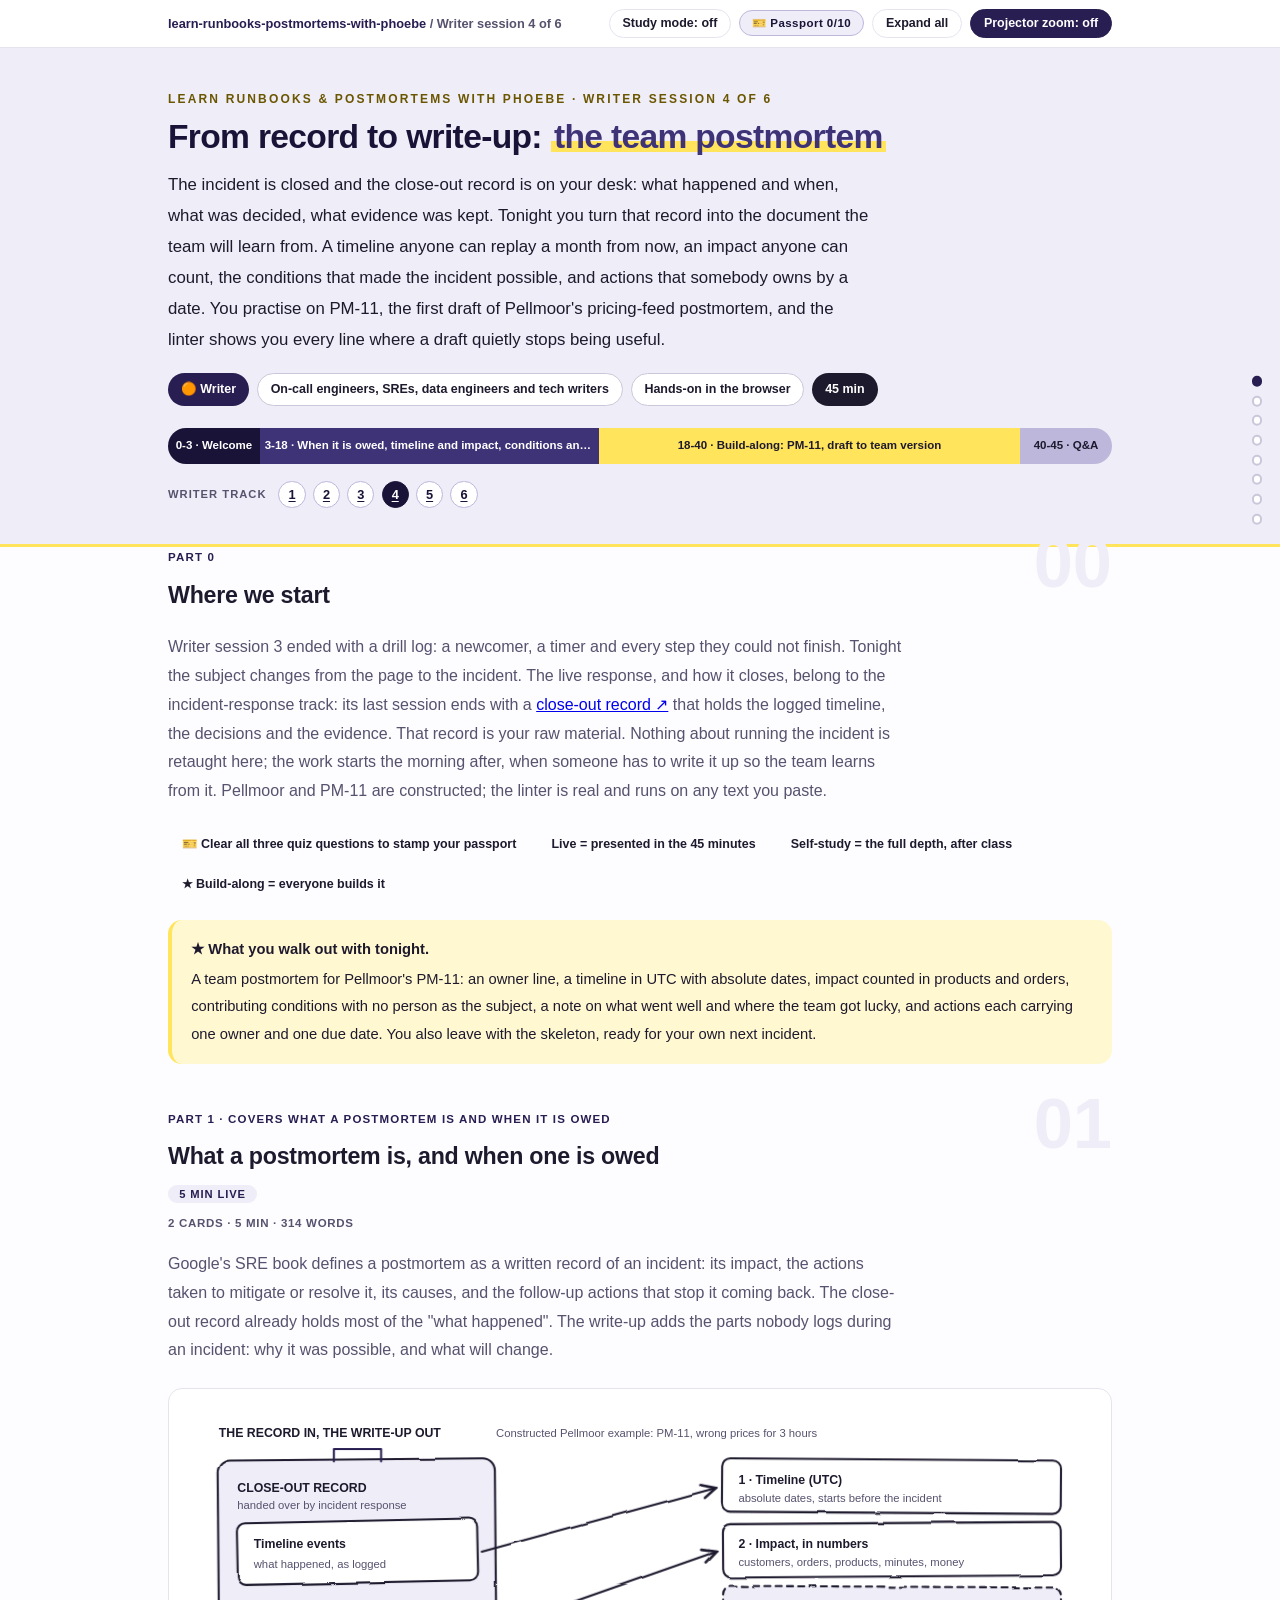
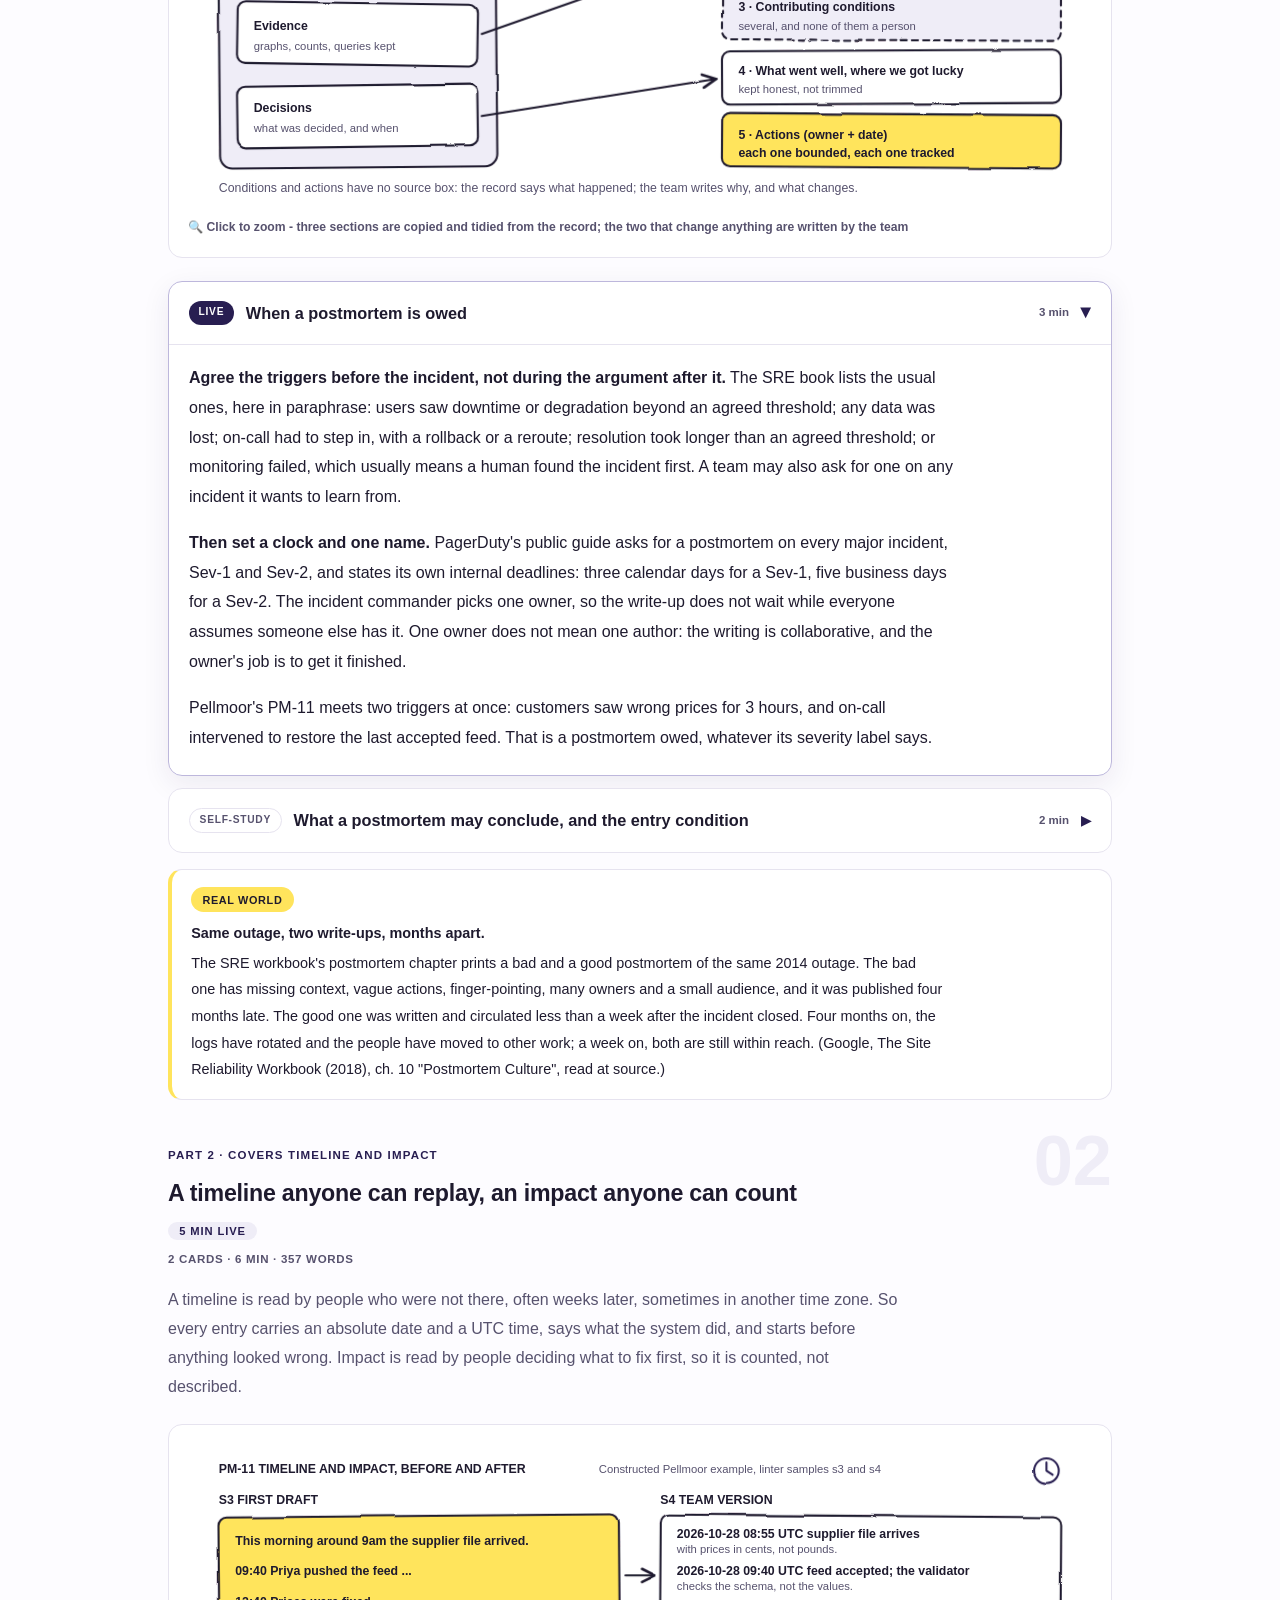
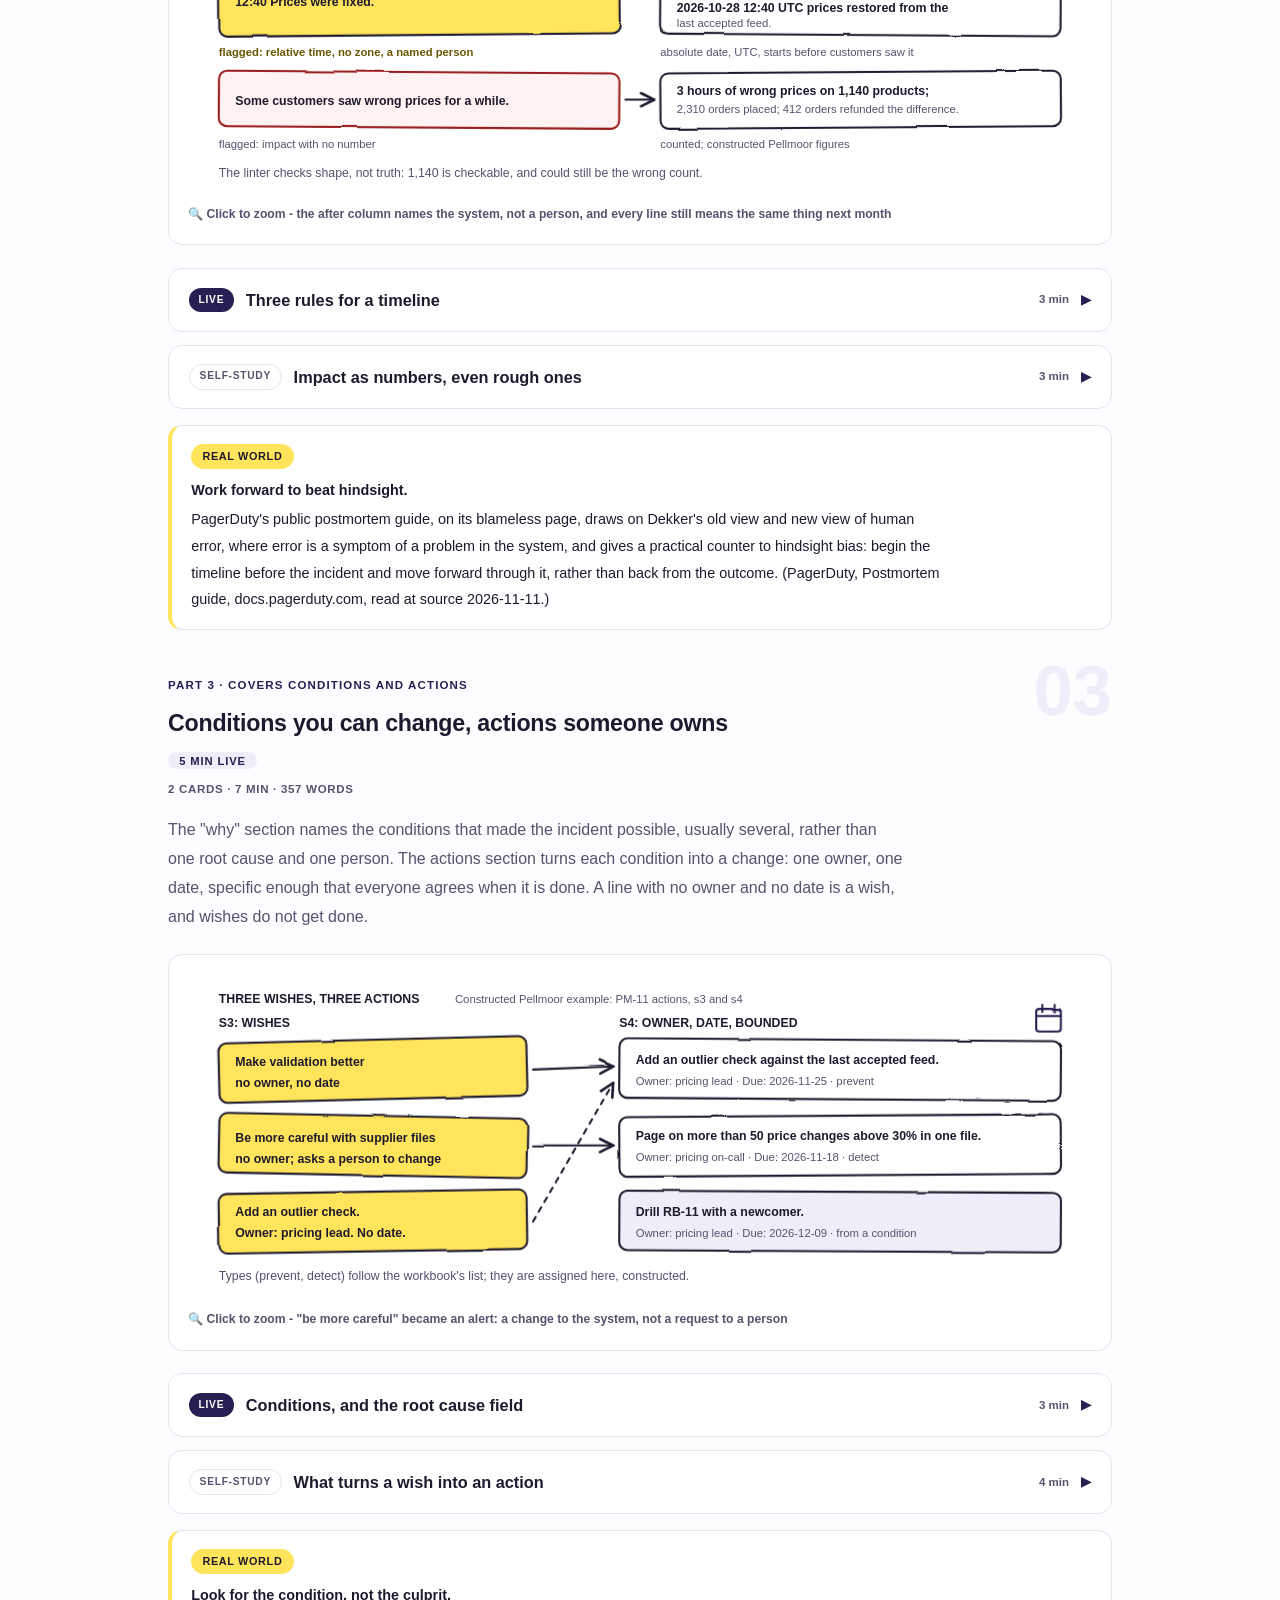
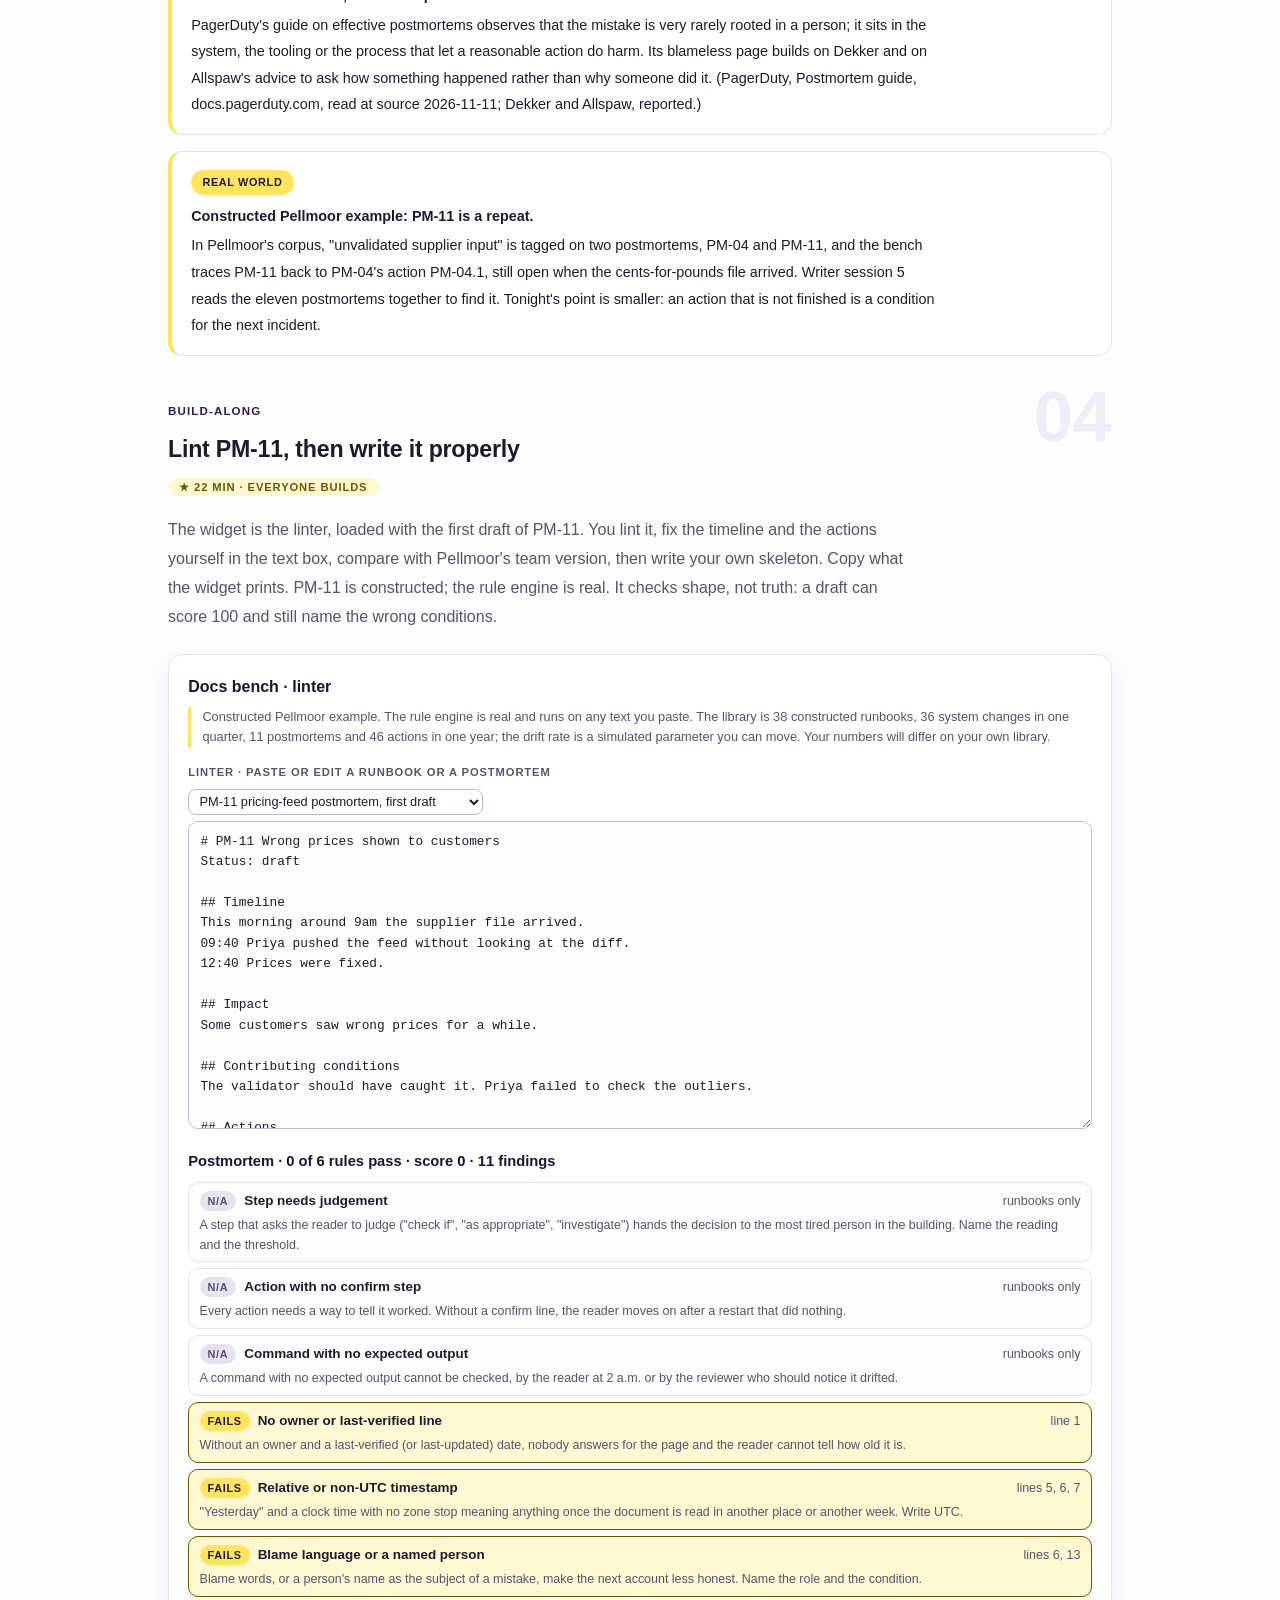
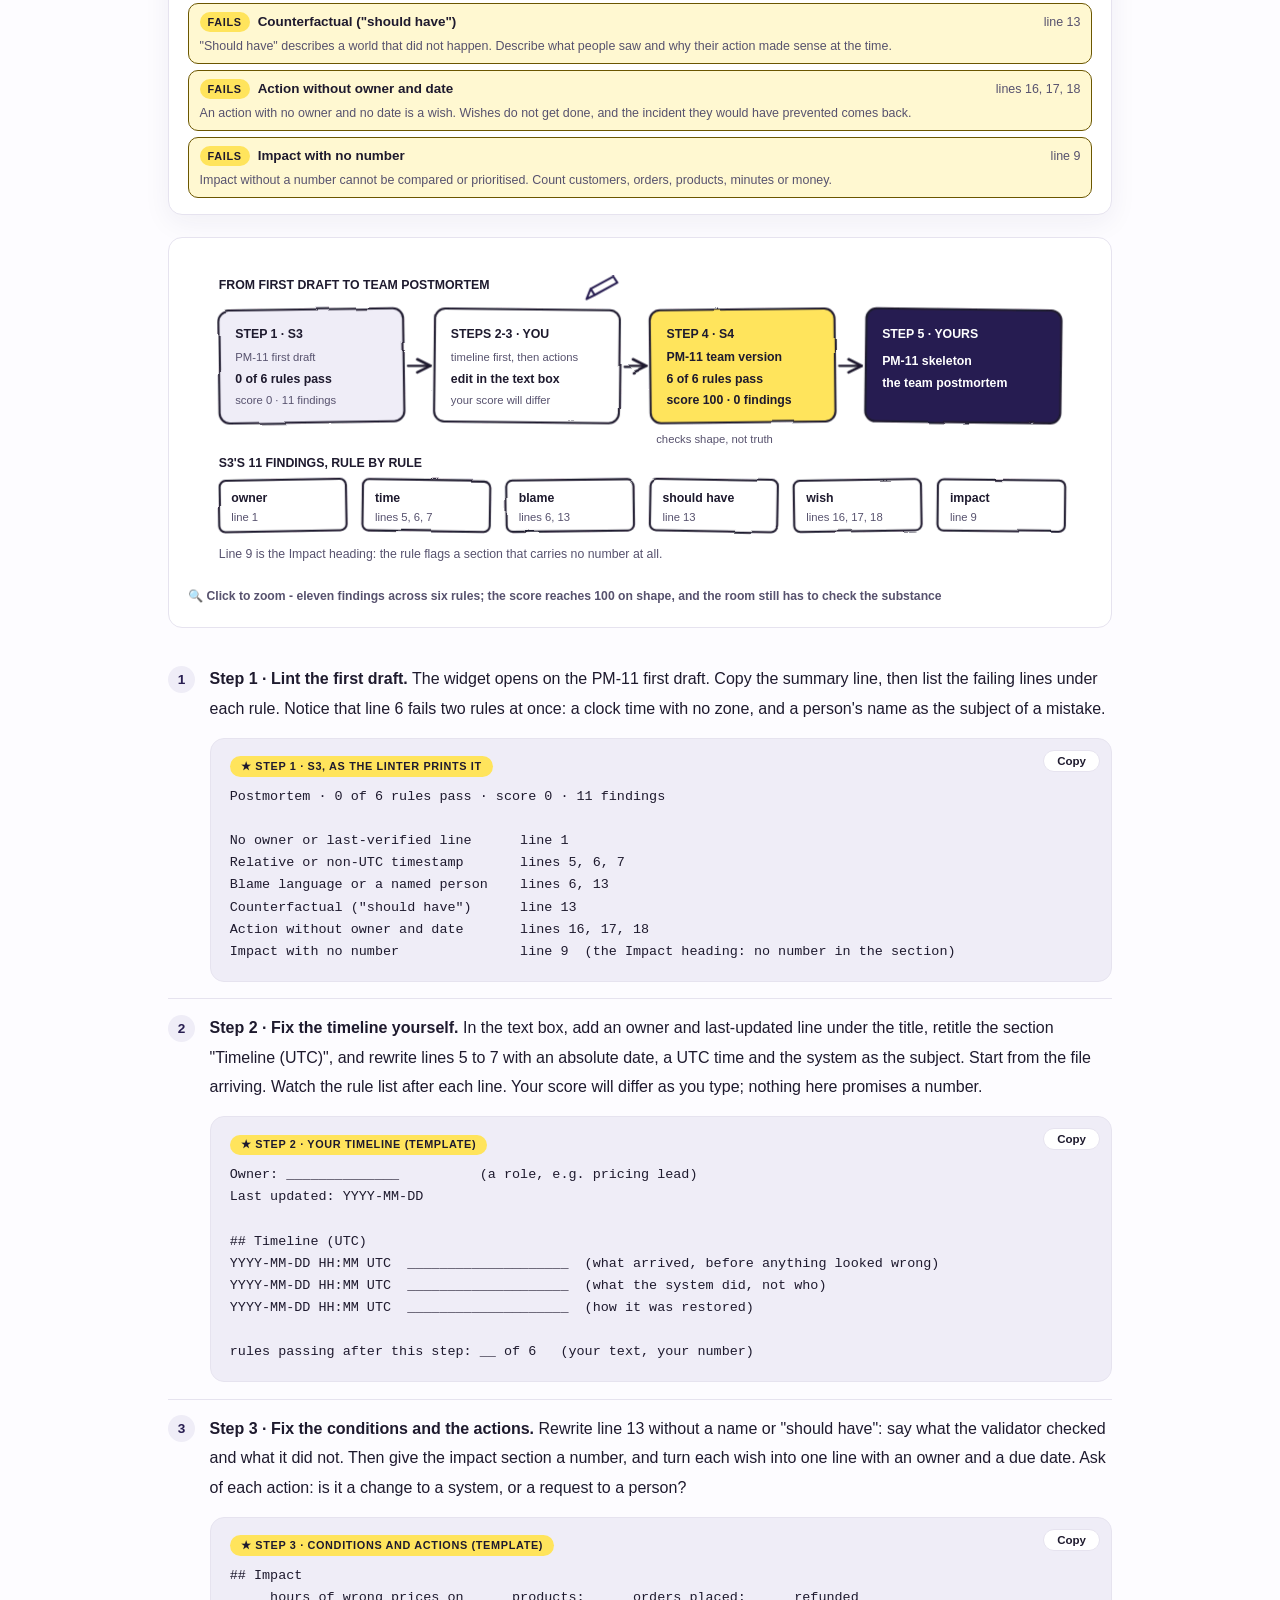
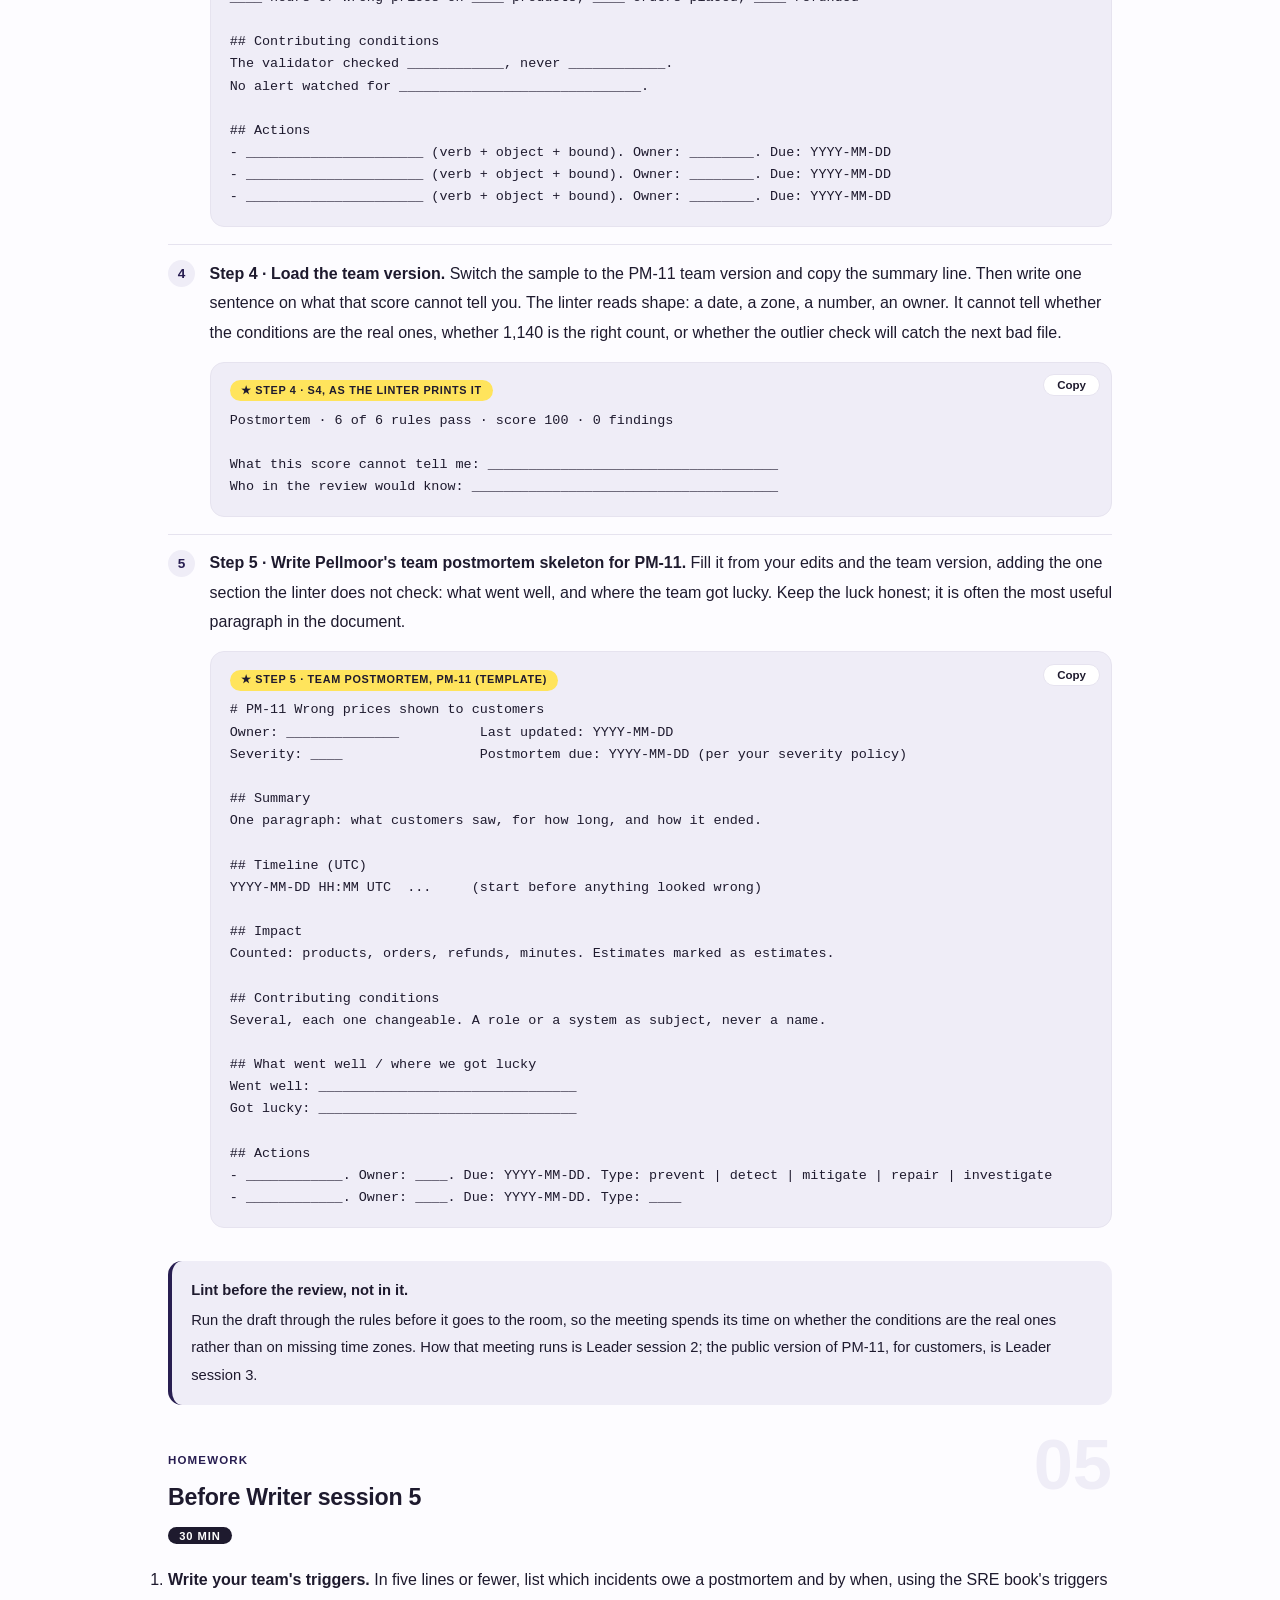
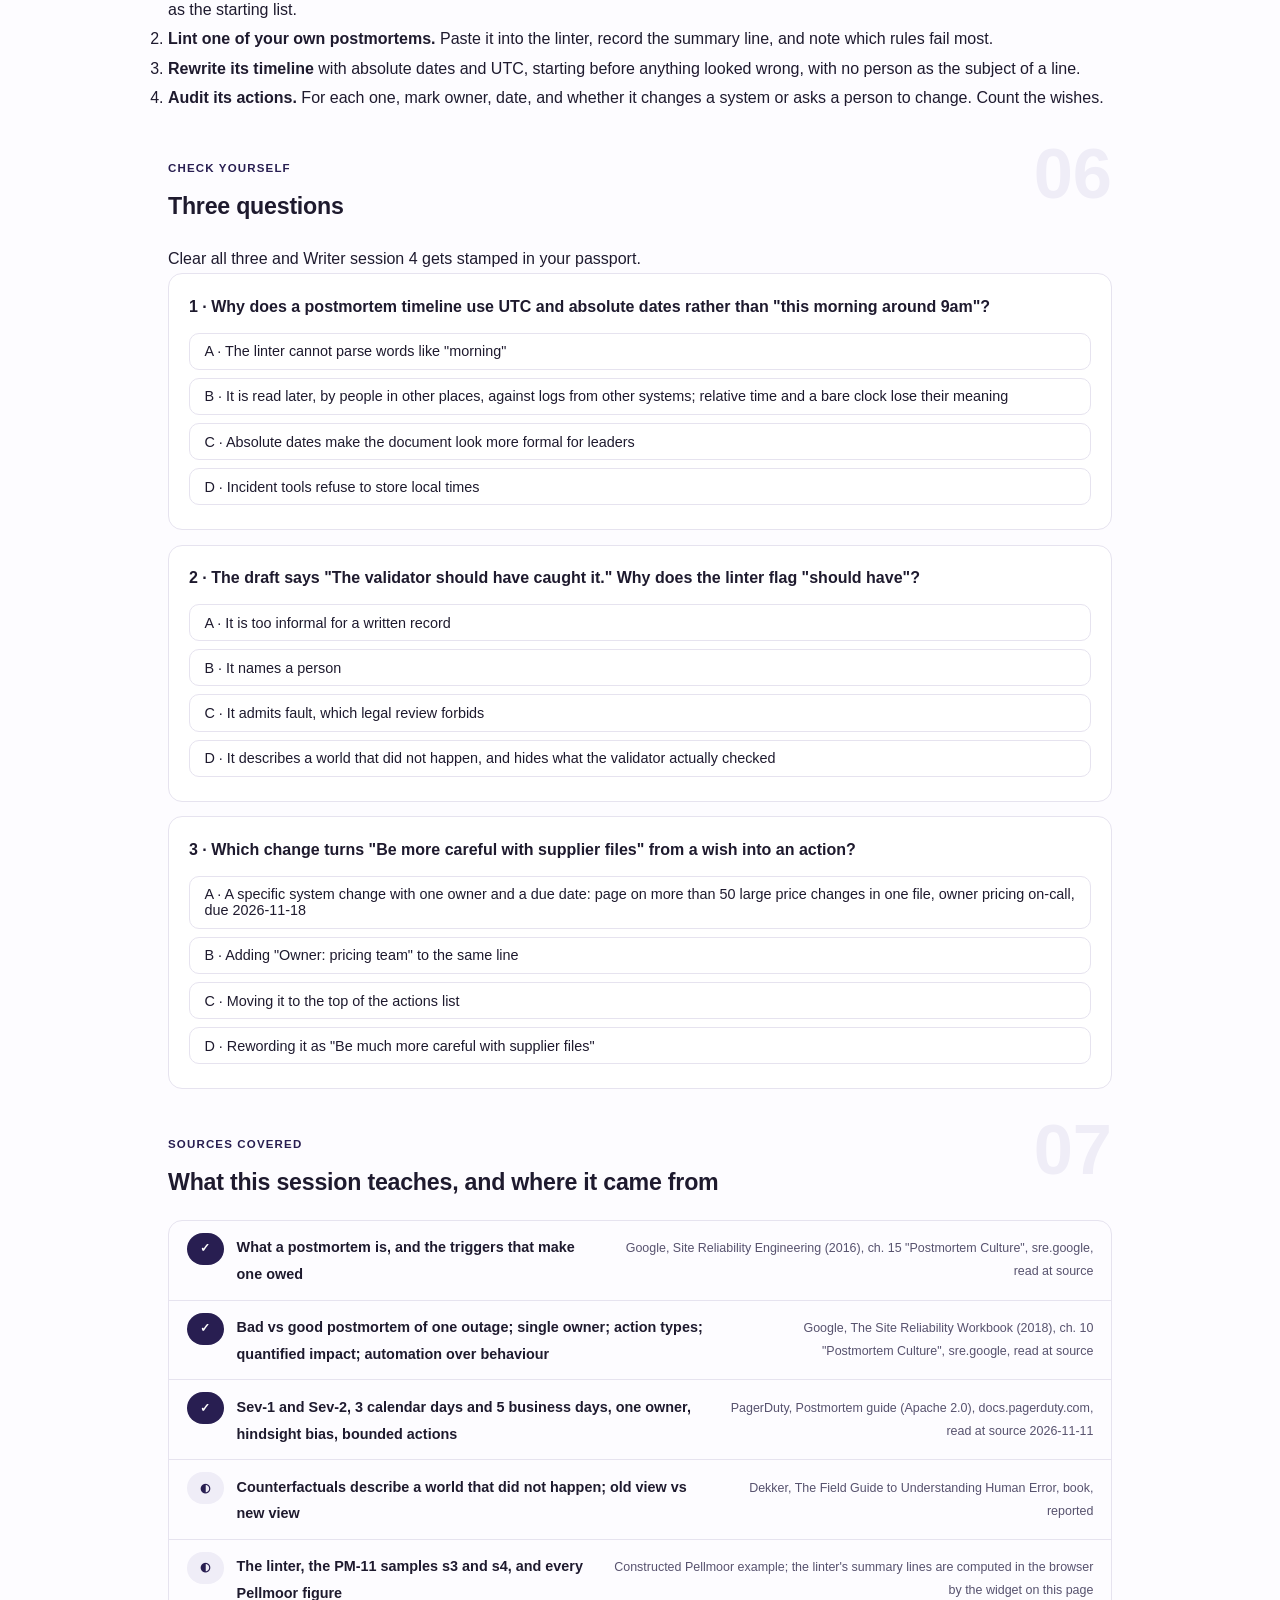
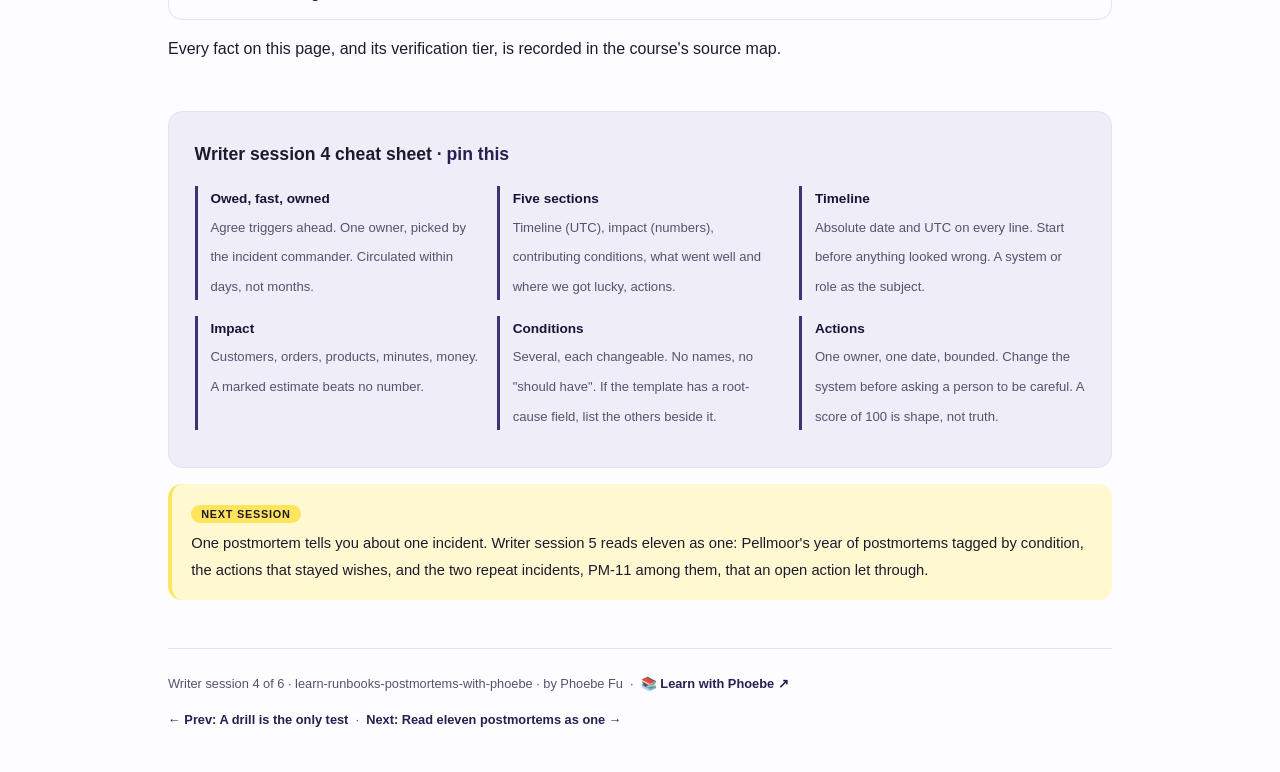
<file: courses/a4-from-record-to-write-up.html>
<!DOCTYPE html>
<html lang="en">
<head>
<meta charset="UTF-8">
<meta name="viewport" content="width=device-width, initial-scale=1.0">
<!-- social:start -->
<meta name="description" content="Writer session 4 of 6. From record to write-up: turn the incident close-out record into a team postmortem with a UTC timeline, impact in numbers, contributing conditions and actions with an owner and a date. Build-along on Pellmoor's PM-11 with the linter.">
<meta property="og:type" content="article">
<meta property="og:site_name" content="Learn with Phoebe">
<meta property="og:title" content="From record to write-up - learn runbooks and postmortems with phoebe">
<meta property="og:description" content="Writer session 4 of 6. When a postmortem is owed, how fast, and the five sections that make it worth reading: timeline, impact, conditions, luck, actions.">
<meta property="og:url" content="https://phoebefu6.github.io/learn-runbooks-postmortems-with-phoebe/courses/a4-from-record-to-write-up.html">
<meta property="og:image" content="https://phoebefu6.github.io/learn-runbooks-postmortems-with-phoebe/assets/og-cover.png">
<meta property="og:image:width" content="1200">
<meta property="og:image:height" content="630">
<meta name="twitter:card" content="summary_large_image">
<meta name="twitter:title" content="From record to write-up - learn runbooks and postmortems with phoebe">
<meta name="twitter:description" content="Writer session 4 of 6. A timeline anyone can replay, an impact anyone can count, and actions someone owns.">
<meta name="twitter:image" content="https://phoebefu6.github.io/learn-runbooks-postmortems-with-phoebe/assets/og-cover.png">
<!-- social:end -->
<title>Writer session 4 · From record to write-up - learn runbooks and postmortems with phoebe</title>
<link rel="stylesheet" href="../assets/style.css?v=2">
</head>
<body>

<div class="toolbar">
  <div class="wrap">
    <span class="crumb"><a href="../index.html">learn-runbooks-postmortems-with-phoebe</a> / Writer session 4 of 6</span>
    <button class="btn" id="toggle-all" type="button">Expand all</button>
    <button class="btn primary" id="zoom-toggle" type="button">Projector zoom: off</button>
  </div>
</div>

<header class="masthead">
  <div class="wrap">
    <div class="eyebrow">Learn Runbooks &amp; Postmortems with Phoebe · Writer session 4 of 6</div>
    <h1>From record to write-up: <span class="accent">the team postmortem</span></h1>
    <p class="sub">The incident is closed and the close-out record is on your desk: what happened and when, what was decided, what evidence was kept. Tonight you turn that record into the document the team will learn from. A timeline anyone can replay a month from now, an impact anyone can count, the conditions that made the incident possible, and actions that somebody owns by a date. You practise on PM-11, the first draft of Pellmoor's pricing-feed postmortem, and the linter shows you every line where a draft quietly stops being useful.</p>
    <div class="chip-row">
      <span class="chip level">🟠 Writer</span>
      <span class="chip audience">On-call engineers, SREs, data engineers and tech writers</span>
      <span class="chip audience">Hands-on in the browser</span>
      <span class="chip time">45 min</span>
    </div>
    <div class="agenda">
      <span class="a1" style="flex:1">0-3 · Welcome</span>
      <span class="a2" style="flex:4">3-18 · When it is owed, timeline and impact, conditions and actions</span>
      <span class="a3" style="flex:5">18-40 · Build-along: PM-11, draft to team version</span>
      <span class="a4" style="flex:1">40-45 · Q&amp;A</span>
    </div>
  </div>
</header>

<main class="wrap">

  <section class="section" id="intro">
    <div class="section-kicker">
      <span class="klabel">Part 0</span>
      <h2>Where we start</h2>
    </div>
    <p class="lede">Writer session 3 ended with a drill log: a newcomer, a timer and every step they could not finish. Tonight the subject changes from the page to the incident. The live response, and how it closes, belong to the incident-response track: its last session ends with a <a href="https://phoebefu6.github.io/learn-data-incident-response-with-phoebe/courses/b7-close-with-evidence.html">close-out record ↗</a> that holds the logged timeline, the decisions and the evidence. That record is your raw material. Nothing about running the incident is retaught here; the work starts the morning after, when someone has to write it up so the team learns from it. Pellmoor and PM-11 are constructed; the linter is real and runs on any text you paste.</p>

    <div class="legend">
      <span class="pill">🎫 Clear all three quiz questions to stamp your passport</span>
      <span class="pill">Live = presented in the 45 minutes</span>
      <span class="pill">Self-study = the full depth, after class</span>
      <span class="pill">★ Build-along = everyone builds it</span>
    </div>

    <div class="callout win">
      <p><strong>★ What you walk out with tonight.</strong> A team postmortem for Pellmoor's PM-11: an owner line, a timeline in UTC with absolute dates, impact counted in products and orders, contributing conditions with no person as the subject, a note on what went well and where the team got lucky, and actions each carrying one owner and one due date. You also leave with the skeleton, ready for your own next incident.</p>
    </div>
  </section>

  <section class="section" id="part-1">
    <div class="section-kicker">
      <span class="klabel">Part 1 · covers what a postmortem is and when it is owed</span>
      <h2>What a postmortem is, and when one is owed</h2>
      <span class="tag concept">5 min live</span>
    </div>
    <p class="lede">Google's SRE book defines a postmortem as a written record of an incident: its impact, the actions taken to mitigate or resolve it, its causes, and the follow-up actions that stop it coming back. The close-out record already holds most of the "what happened". The write-up adds the parts nobody logs during an incident: why it was possible, and what will change.</p>

    <figure class="zoomable">
      <svg viewBox="0 0 880 388" xmlns="http://www.w3.org/2000/svg" role="img" aria-label="Constructed Pellmoor example, PM-11. On the left, the close-out record from incident response with three boxes: timeline events, evidence and decisions. Arrows carry timeline events into section 1, timeline in UTC; evidence into section 2, impact in numbers; and decisions into section 4, what went well and where we got lucky. Section 3, contributing conditions, and section 5, actions with owner and date, highlighted, have no source in the record: the team writes them.">
        <defs>
          <filter id="a4aSk" x="-3%" y="-3%" width="106%" height="106%"><feTurbulence type="fractalNoise" baseFrequency="0.02" numOctaves="2" seed="41" result="n"/><feDisplacementMap in="SourceGraphic" in2="n" scale="2.4" xChannelSelector="R" yChannelSelector="G"/></filter>
          <pattern id="a4aHc" patternUnits="userSpaceOnUse" width="7" height="7" patternTransform="rotate(-38)"><line x1="0" y1="0" x2="0" y2="7" stroke="#281E51" stroke-width="1" opacity=".5"/></pattern>
          <marker id="a4aAr" viewBox="0 0 10 10" refX="9" refY="5" markerWidth="8" markerHeight="8" orient="auto"><path d="M1 1 L9 5 L1 9" fill="none" stroke="#1E1A2E" stroke-width="1.6" stroke-linecap="round"/></marker>
        </defs>
        <style>
          .a4aH { font: 800 12px Inter, sans-serif; fill: #1E1A2E; }
          .a4aL { font: 600 12px Inter, sans-serif; fill: #1E1A2E; }
          .a4aS { font: 400 11px Inter, sans-serif; fill: #57526E; }
          .a4aB { font: 800 11px Inter, sans-serif; fill: #6B5600; }
          .a4aN { font: 400 12px Inter, sans-serif; fill: #57526E; }
        </style>

        <text class="a4aH" x="30" y="28">THE RECORD IN, THE WRITE-UP OUT</text>
        <text class="a4aS" x="300" y="28">Constructed Pellmoor example: PM-11, wrong prices for 3 hours</text>

        <g filter="url(#a4aSk)" fill="none" stroke="#1E1A2E" stroke-width="2" stroke-linecap="round" stroke-linejoin="round">
          <rect x="30" y="50" width="270" height="300" rx="12" transform="rotate(-0.5 165 200)" fill="#EFEDF7"/>
          <!-- doodle: the clip of a clipboard on the record -->
          <path d="M142 52 L142 40 L188 40 L188 52" stroke="#281E51"/>
          <rect x="48" y="110" width="234" height="60" rx="8" transform="rotate(-1.2 165 140)" fill="#FFFFFF"/>
          <rect x="48" y="190" width="234" height="60" rx="8" transform="rotate(0.9 165 220)" fill="#FFFFFF"/>
          <rect x="48" y="270" width="234" height="60" rx="8" transform="rotate(-0.8 165 300)" fill="#FFFFFF"/>
          <rect x="520" y="50" width="330" height="52" rx="8" transform="rotate(0.4 685 76)" fill="#FFFFFF"/>
          <rect x="520" y="112" width="330" height="52" rx="8" transform="rotate(-0.4 685 138)" fill="#FFFFFF"/>
          <rect x="520" y="174" width="330" height="52" rx="8" transform="rotate(0.3 685 200)" fill="#EFEDF7" stroke-dasharray="6 5"/>
          <rect x="520" y="236" width="330" height="52" rx="8" transform="rotate(-0.3 685 262)" fill="#FFFFFF"/>
          <rect x="520" y="298" width="330" height="52" rx="8" transform="rotate(0.4 685 324)" fill="#FFE45C"/>
          <path d="M286 140 L514 78" marker-end="url(#a4aAr)"/>
          <path d="M286 220 L514 140" marker-end="url(#a4aAr)"/>
          <path d="M286 300 L514 264" marker-end="url(#a4aAr)"/>
        </g>

        <text class="a4aH" x="48" y="82">CLOSE-OUT RECORD</text>
        <text class="a4aS" x="48" y="98">handed over by incident response</text>

        <text class="a4aL" x="64" y="136">Timeline events</text>
        <text class="a4aS" x="64" y="156">what happened, as logged</text>
        <text class="a4aL" x="64" y="216">Evidence</text>
        <text class="a4aS" x="64" y="236">graphs, counts, queries kept</text>
        <text class="a4aL" x="64" y="296">Decisions</text>
        <text class="a4aS" x="64" y="316">what was decided, and when</text>

        <text class="a4aL" x="536" y="74">1 · Timeline (UTC)</text>
        <text class="a4aS" x="536" y="92">absolute dates, starts before the incident</text>
        <text class="a4aL" x="536" y="136">2 · Impact, in numbers</text>
        <text class="a4aS" x="536" y="154">customers, orders, products, minutes, money</text>
        <text class="a4aL" x="536" y="198">3 · Contributing conditions</text>
        <text class="a4aS" x="536" y="216">several, and none of them a person</text>
        <text class="a4aL" x="536" y="260">4 · What went well, where we got lucky</text>
        <text class="a4aS" x="536" y="278">kept honest, not trimmed</text>
        <text class="a4aH" x="536" y="322">5 · Actions (owner + date)</text>
        <text class="a4aL" x="536" y="340">each one bounded, each one tracked</text>

        <text class="a4aN" x="30" y="374">Conditions and actions have no source box: the record says what happened; the team writes why, and what changes.</text>
      </svg>
      <figcaption>🔍 Click to zoom - three sections are copied and tidied from the record; the two that change anything are written by the team</figcaption>
    </figure>

    <details class="card" open>
      <summary><span class="mode live">Live</span>When a postmortem is owed<span class="mini">3 min</span><span class="caret">▶</span></summary>
      <div class="body">
        <p><strong>Agree the triggers before the incident, not during the argument after it.</strong> The SRE book lists the usual ones, here in paraphrase: users saw downtime or degradation beyond an agreed threshold; any data was lost; on-call had to step in, with a rollback or a reroute; resolution took longer than an agreed threshold; or monitoring failed, which usually means a human found the incident first. A team may also ask for one on any incident it wants to learn from.</p>
        <p><strong>Then set a clock and one name.</strong> PagerDuty's public guide asks for a postmortem on every major incident, Sev-1 and Sev-2, and states its own internal deadlines: three calendar days for a Sev-1, five business days for a Sev-2. The incident commander picks one owner, so the write-up does not wait while everyone assumes someone else has it. One owner does not mean one author: the writing is collaborative, and the owner's job is to get it finished.</p>
        <p>Pellmoor's PM-11 meets two triggers at once: customers saw wrong prices for 3 hours, and on-call intervened to restore the last accepted feed. That is a postmortem owed, whatever its severity label says.</p>
      </div>
    </details>

    <details class="card">
      <summary><span class="mode self">Self-study</span>What a postmortem may conclude, and the entry condition<span class="mini">2 min</span><span class="caret">▶</span></summary>
      <div class="body">
        <p>Two things are taught properly elsewhere and only named here. What a postmortem is allowed to conclude, and why blamelessness is the condition for honest accounts rather than a courtesy, are covered in <a href="https://phoebefu6.github.io/learn-data-reliability-with-phoebe/courses/a4-postmortems.html">Data Reliability, postmortems ↗</a>. A package generated from the incident's own data, so the timeline is pulled rather than remembered, is in <a href="https://phoebefu6.github.io/learn-data-reliability-with-phoebe/courses/b6-incident-package.html">Data Reliability, the incident package ↗</a>. Here, the unit is the write-up itself: its sections, its sentences and its actions.</p>
        <p>One more reader is coming. PM-11 put wrong prices in front of customers, so it also needs a public version with names and internal systems removed. That is a different document for a different reader, and Leader session 3 builds it from the team version you write tonight.</p>
      </div>
    </details>

    <div class="callout example">
      <span class="ex-pill">Real world</span>
      <p><strong>Same outage, two write-ups, months apart.</strong> The SRE workbook's postmortem chapter prints a bad and a good postmortem of the same 2014 outage. The bad one has missing context, vague actions, finger-pointing, many owners and a small audience, and it was published four months late. The good one was written and circulated less than a week after the incident closed. Four months on, the logs have rotated and the people have moved to other work; a week on, both are still within reach. (Google, The Site Reliability Workbook (2018), ch. 10 "Postmortem Culture", read at source.)</p>
    </div>
  </section>

  <section class="section" id="part-2">
    <div class="section-kicker">
      <span class="klabel">Part 2 · covers timeline and impact</span>
      <h2>A timeline anyone can replay, an impact anyone can count</h2>
      <span class="tag concept">5 min live</span>
    </div>
    <p class="lede">A timeline is read by people who were not there, often weeks later, sometimes in another time zone. So every entry carries an absolute date and a UTC time, says what the system did, and starts before anything looked wrong. Impact is read by people deciding what to fix first, so it is counted, not described.</p>

    <figure class="zoomable">
      <svg viewBox="0 0 880 340" xmlns="http://www.w3.org/2000/svg" role="img" aria-label="Constructed Pellmoor example, PM-11 before and after. Left, the s3 first draft timeline, highlighted as failing: This morning around 9am the supplier file arrived; 09:40 Priya pushed the feed; 12:40 Prices were fixed. Flagged for relative time, no zone and a named person. Its impact: Some customers saw wrong prices for a while, flagged for having no number. Right, the s4 team version: 2026-10-28 08:55 UTC supplier file arrives with prices in cents, not pounds; 09:40 UTC feed accepted, the validator checks the schema, not the values; 12:40 UTC prices restored from the last accepted feed. Its impact: 3 hours of wrong prices on 1,140 products; 2,310 orders placed; 412 orders refunded the difference.">
        <defs>
          <filter id="a4bSk" x="-3%" y="-3%" width="106%" height="106%"><feTurbulence type="fractalNoise" baseFrequency="0.02" numOctaves="2" seed="43" result="n"/><feDisplacementMap in="SourceGraphic" in2="n" scale="2.4" xChannelSelector="R" yChannelSelector="G"/></filter>
          <pattern id="a4bHc" patternUnits="userSpaceOnUse" width="7" height="7" patternTransform="rotate(-38)"><line x1="0" y1="0" x2="0" y2="7" stroke="#281E51" stroke-width="1" opacity=".5"/></pattern>
          <marker id="a4bAr" viewBox="0 0 10 10" refX="9" refY="5" markerWidth="8" markerHeight="8" orient="auto"><path d="M1 1 L9 5 L1 9" fill="none" stroke="#1E1A2E" stroke-width="1.6" stroke-linecap="round"/></marker>
        </defs>
        <style>
          .a4bH { font: 800 12px Inter, sans-serif; fill: #1E1A2E; }
          .a4bL { font: 600 12px Inter, sans-serif; fill: #1E1A2E; }
          .a4bS { font: 400 11px Inter, sans-serif; fill: #57526E; }
          .a4bB { font: 800 11px Inter, sans-serif; fill: #6B5600; }
          .a4bN { font: 400 12px Inter, sans-serif; fill: #57526E; }
        </style>

        <text class="a4bH" x="30" y="28">PM-11 TIMELINE AND IMPACT, BEFORE AND AFTER</text>
        <text class="a4bS" x="400" y="28">Constructed Pellmoor example, linter samples s3 and s4</text>

        <text class="a4bH" x="30" y="58">S3 FIRST DRAFT</text>
        <text class="a4bH" x="460" y="58">S4 TEAM VERSION</text>

        <g filter="url(#a4bSk)" fill="none" stroke="#1E1A2E" stroke-width="2" stroke-linecap="round" stroke-linejoin="round">
          <!-- doodle: a clock face -->
          <circle cx="836" cy="26" r="12" stroke="#281E51"/>
          <path d="M836 26 L836 18 M836 26 L842 30" stroke="#281E51"/>
          <rect x="30" y="70" width="390" height="116" rx="8" transform="rotate(-0.5 225 128)" fill="#FFE45C"/>
          <rect x="460" y="70" width="390" height="116" rx="8" transform="rotate(0.4 655 128)" fill="#FFFFFF"/>
          <rect x="30" y="222" width="390" height="54" rx="8" transform="rotate(0.4 225 249)" fill="#FEF2F2" stroke="#991B1B"/>
          <rect x="460" y="222" width="390" height="54" rx="8" transform="rotate(-0.4 655 249)" fill="#FFFFFF"/>
          <path d="M426 128 L454 128" marker-end="url(#a4bAr)"/>
          <path d="M426 249 L454 249" marker-end="url(#a4bAr)"/>
        </g>

        <text class="a4bL" x="46" y="98">This morning around 9am the supplier file arrived.</text>
        <text class="a4bL" x="46" y="128">09:40 Priya pushed the feed ...</text>
        <text class="a4bL" x="46" y="158">12:40 Prices were fixed.</text>

        <text class="a4bL" x="476" y="92">2026-10-28 08:55 UTC supplier file arrives</text>
        <text class="a4bS" x="476" y="106">with prices in cents, not pounds.</text>
        <text class="a4bL" x="476" y="128">2026-10-28 09:40 UTC feed accepted; the validator</text>
        <text class="a4bS" x="476" y="142">checks the schema, not the values.</text>
        <text class="a4bL" x="476" y="164">2026-10-28 12:40 UTC prices restored from the</text>
        <text class="a4bS" x="476" y="178">last accepted feed.</text>

        <text class="a4bB" x="30" y="206">flagged: relative time, no zone, a named person</text>
        <text class="a4bS" x="460" y="206">absolute date, UTC, starts before customers saw it</text>

        <text class="a4bL" x="46" y="254">Some customers saw wrong prices for a while.</text>
        <text class="a4bL" x="476" y="244">3 hours of wrong prices on 1,140 products;</text>
        <text class="a4bS" x="476" y="262">2,310 orders placed; 412 orders refunded the difference.</text>

        <text class="a4bS" x="30" y="296">flagged: impact with no number</text>
        <text class="a4bS" x="460" y="296">counted; constructed Pellmoor figures</text>

        <text class="a4bN" x="30" y="324">The linter checks shape, not truth: 1,140 is checkable, and could still be the wrong count.</text>
      </svg>
      <figcaption>🔍 Click to zoom - the after column names the system, not a person, and every line still means the same thing next month</figcaption>
    </figure>

    <details class="card">
      <summary><span class="mode live">Live</span>Three rules for a timeline<span class="mini">3 min</span><span class="caret">▶</span></summary>
      <div class="body">
        <p><strong>Absolute dates.</strong> "This morning" is true for one day. The postmortem is read at the review, again at the monthly reading, and again in a year when the same feed fails. Write the date every time; it costs ten characters.</p>
        <p><strong>UTC, labelled.</strong> "09:40" means one thing to the warehouse team and another to a supplier in a different zone, and logs from different systems are compared minute by minute. Pick UTC, say so in the heading, and write the zone on every line so a pasted line keeps its meaning.</p>
        <p><strong>Start before the incident and work forward.</strong> PagerDuty's blameless guidance names hindsight bias: once you know the outcome, every earlier moment looks like an obvious warning. Writing from before anything looked wrong, in the order people lived it, shows what they actually saw. In the s4 version the first line is the file arriving, not the first customer complaint.</p>
        <p>And the subject of each line is the system or a role, never a name. "09:40 Priya pushed the feed" makes the timeline about a person; "09:40 UTC feed accepted; the validator checks the schema, not the values" makes it about the condition that let the bad file through.</p>
      </div>
    </details>

    <details class="card">
      <summary><span class="mode self">Self-study</span>Impact as numbers, even rough ones<span class="mini">3 min</span><span class="caret">▶</span></summary>
      <div class="body">
        <p>Count what the reader will use to rank this incident against the others: customers affected, orders, products, minutes, money. The SRE workbook asks for impact to be quantified, and its answer to "we do not have the exact number" is that "a well-informed estimate is better than no data at all" (Google, The Site Reliability Workbook, ch. 10). Say it is an estimate and say how you made it.</p>
        <p>Pellmoor's team version reads: 3 hours of wrong prices on 1,140 products; 2,310 orders placed; 412 orders refunded the difference. All three figures are constructed. Notice what each one does: the hours give the duration, the products the blast radius, and the refunds the money and the customer cost, which is what the public version in Leader session 3 will have to explain.</p>
        <p>Also say what the incident was not. If checkout stayed up, write that; calling a pricing error an outage makes the next real outage harder to rank.</p>
      </div>
    </details>

    <div class="callout example">
      <span class="ex-pill">Real world</span>
      <p><strong>Work forward to beat hindsight.</strong> PagerDuty's public postmortem guide, on its blameless page, draws on Dekker's old view and new view of human error, where error is a symptom of a problem in the system, and gives a practical counter to hindsight bias: begin the timeline before the incident and move forward through it, rather than back from the outcome. (PagerDuty, Postmortem guide, docs.pagerduty.com, read at source 2026-11-11.)</p>
    </div>
  </section>

  <section class="section" id="part-3">
    <div class="section-kicker">
      <span class="klabel">Part 3 · covers conditions and actions</span>
      <h2>Conditions you can change, actions someone owns</h2>
      <span class="tag concept">5 min live</span>
    </div>
    <p class="lede">The "why" section names the conditions that made the incident possible, usually several, rather than one root cause and one person. The actions section turns each condition into a change: one owner, one date, specific enough that everyone agrees when it is done. A line with no owner and no date is a wish, and wishes do not get done.</p>

    <figure class="zoomable">
      <svg viewBox="0 0 880 316" xmlns="http://www.w3.org/2000/svg" role="img" aria-label="Constructed Pellmoor example, PM-11 actions. Left, the three s3 wishes, highlighted: Make validation better, no owner, no date; Be more careful with supplier files, no owner, asks a person to change; Add an outlier check, owner pricing lead, no date. Right, the s4 actions: Add an outlier check against the last accepted feed, owner pricing lead, due 2026-11-25, prevent; Page on more than 50 price changes above 30 percent in one file, owner pricing on-call, due 2026-11-18, detect; Drill RB-11 with a newcomer, owner pricing lead, due 2026-12-09, from a condition. The first and third wishes both lead to the outlier check.">
        <defs>
          <filter id="a4cSk" x="-3%" y="-3%" width="106%" height="106%"><feTurbulence type="fractalNoise" baseFrequency="0.02" numOctaves="2" seed="47" result="n"/><feDisplacementMap in="SourceGraphic" in2="n" scale="2.4" xChannelSelector="R" yChannelSelector="G"/></filter>
          <pattern id="a4cHc" patternUnits="userSpaceOnUse" width="7" height="7" patternTransform="rotate(-38)"><line x1="0" y1="0" x2="0" y2="7" stroke="#281E51" stroke-width="1" opacity=".5"/></pattern>
          <marker id="a4cAr" viewBox="0 0 10 10" refX="9" refY="5" markerWidth="8" markerHeight="8" orient="auto"><path d="M1 1 L9 5 L1 9" fill="none" stroke="#1E1A2E" stroke-width="1.6" stroke-linecap="round"/></marker>
        </defs>
        <style>
          .a4cH { font: 800 12px Inter, sans-serif; fill: #1E1A2E; }
          .a4cL { font: 600 12px Inter, sans-serif; fill: #1E1A2E; }
          .a4cS { font: 400 11px Inter, sans-serif; fill: #57526E; }
          .a4cN { font: 400 12px Inter, sans-serif; fill: #57526E; }
        </style>

        <text class="a4cH" x="30" y="28">THREE WISHES, THREE ACTIONS</text>
        <text class="a4cS" x="260" y="28">Constructed Pellmoor example: PM-11 actions, s3 and s4</text>

        <text class="a4cH" x="30" y="52">S3: WISHES</text>
        <text class="a4cH" x="420" y="52">S4: OWNER, DATE, BOUNDED</text>

        <g filter="url(#a4cSk)" fill="none" stroke="#1E1A2E" stroke-width="2" stroke-linecap="round" stroke-linejoin="round">
          <!-- doodle: a small calendar page -->
          <rect x="826" y="34" width="24" height="22" rx="3" stroke="#281E51"/>
          <path d="M826 41 L850 41 M832 30 L832 37 M844 30 L844 37" stroke="#281E51"/>
          <rect x="30" y="64" width="300" height="58" rx="8" transform="rotate(-1.4 180 93)" fill="#FFE45C"/>
          <rect x="30" y="138" width="300" height="58" rx="8" transform="rotate(1.1 180 167)" fill="#FFE45C"/>
          <rect x="30" y="212" width="300" height="58" rx="8" transform="rotate(-0.9 180 241)" fill="#FFE45C"/>
          <rect x="420" y="64" width="430" height="58" rx="8" transform="rotate(0.4 635 93)" fill="#FFFFFF"/>
          <rect x="420" y="138" width="430" height="58" rx="8" transform="rotate(-0.4 635 167)" fill="#FFFFFF"/>
          <rect x="420" y="212" width="430" height="58" rx="8" transform="rotate(0.3 635 241)" fill="#EFEDF7"/>
          <path d="M336 93 L414 90" marker-end="url(#a4cAr)"/>
          <path d="M336 167 L414 167" marker-end="url(#a4cAr)"/>
          <path d="M336 241 L414 106" stroke-dasharray="5 6" marker-end="url(#a4cAr)"/>
        </g>

        <text class="a4cL" x="46" y="90">Make validation better</text>
        <text class="a4cL" x="46" y="110">no owner, no date</text>
        <text class="a4cL" x="46" y="164">Be more careful with supplier files</text>
        <text class="a4cL" x="46" y="184">no owner; asks a person to change</text>
        <text class="a4cL" x="46" y="236">Add an outlier check.</text>
        <text class="a4cL" x="46" y="256">Owner: pricing lead. No date.</text>

        <text class="a4cL" x="436" y="88">Add an outlier check against the last accepted feed.</text>
        <text class="a4cS" x="436" y="108">Owner: pricing lead · Due: 2026-11-25 · prevent</text>
        <text class="a4cL" x="436" y="162">Page on more than 50 price changes above 30% in one file.</text>
        <text class="a4cS" x="436" y="182">Owner: pricing on-call · Due: 2026-11-18 · detect</text>
        <text class="a4cL" x="436" y="236">Drill RB-11 with a newcomer.</text>
        <text class="a4cS" x="436" y="256">Owner: pricing lead · Due: 2026-12-09 · from a condition</text>

        <text class="a4cN" x="30" y="298">Types (prevent, detect) follow the workbook's list; they are assigned here, constructed.</text>
      </svg>
      <figcaption>🔍 Click to zoom - "be more careful" became an alert: a change to the system, not a request to a person</figcaption>
    </figure>

    <details class="card">
      <summary><span class="mode live">Live</span>Conditions, and the root cause field<span class="mini">3 min</span><span class="caret">▶</span></summary>
      <div class="body">
        <p><strong>Write conditions, plural.</strong> PM-11's team version names three: the validator compared columns and never values; no alert watched for a price jump against the last feed; the runbook for feed rejection had no step for a feed that passes. Each one is a thing the team can change. None of them is "Priya", and none of them is "should have".</p>
        <p><strong>Why "should have" is flagged.</strong> Dekker's field guide (reported) argues that counterfactuals describe a world that did not happen. "The validator should have caught it" tells you nothing about why it did not; "the validator checks the schema, not the values" does. Write what people saw and why their action made sense at the time.</p>
        <p><strong>The disagreement.</strong> PagerDuty and Dekker favour contributing conditions over a single root cause, and many templates still carry a root-cause field; the SRE book's own definition names root causes. Both are in use. If your template has the field, fill it with the condition you would fix first and list the others beside it, so the field cannot become a person. What a postmortem may conclude is argued in full in <a href="https://phoebefu6.github.io/learn-data-reliability-with-phoebe/courses/a4-postmortems.html">Data Reliability, postmortems ↗</a>.</p>
      </div>
    </details>

    <details class="card">
      <summary><span class="mode self">Self-study</span>What turns a wish into an action<span class="mini">4 min</span><span class="caret">▶</span></summary>
      <div class="body">
        <p><strong>One owner.</strong> The SRE workbook's good postmortem gives every action a single owner with collaborators, a priority, a tracking bug and a type: investigate, prevent, mitigate, repair or detect. Many owners is one of the faults it lists in the bad version.</p>
        <p><strong>A date.</strong> Without a due date there is nothing to chase and nothing to be late against. Writer session 5 shows what open actions with no date did to Pellmoor's year.</p>
        <p><strong>Specific and bounded.</strong> PagerDuty asks for actions that someone can act on, that say exactly what changes, and whose scope has an end. "Make validation better" has no end; "add an outlier check against the last accepted feed" does.</p>
        <p><strong>Change the system before the person.</strong> The workbook notes that changing human behaviour is less reliable than changing automated systems. "Be more careful with supplier files" relies on the most tired person on the rota noticing a cents-for-pounds file. A page on more than 50 large price changes in one file does not get tired.</p>
      </div>
    </details>

    <div class="callout example">
      <span class="ex-pill">Real world</span>
      <p><strong>Look for the condition, not the culprit.</strong> PagerDuty's guide on effective postmortems observes that the mistake is very rarely rooted in a person; it sits in the system, the tooling or the process that let a reasonable action do harm. Its blameless page builds on Dekker and on Allspaw's advice to ask how something happened rather than why someone did it. (PagerDuty, Postmortem guide, docs.pagerduty.com, read at source 2026-11-11; Dekker and Allspaw, reported.)</p>
    </div>

    <div class="callout example">
      <span class="ex-pill">Real world</span>
      <p><strong>Constructed Pellmoor example: PM-11 is a repeat.</strong> In Pellmoor's corpus, "unvalidated supplier input" is tagged on two postmortems, PM-04 and PM-11, and the bench traces PM-11 back to PM-04's action PM-04.1, still open when the cents-for-pounds file arrived. Writer session 5 reads the eleven postmortems together to find it. Tonight's point is smaller: an action that is not finished is a condition for the next incident.</p>
    </div>
  </section>

  <section class="section" id="demo-1">
    <div class="section-kicker">
      <span class="klabel">Build-along</span>
      <h2>Lint PM-11, then write it properly</h2>
      <span class="tag demo">★ 22 min · everyone builds</span>
    </div>
    <p class="lede">The widget is the linter, loaded with the first draft of PM-11. You lint it, fix the timeline and the actions yourself in the text box, compare with Pellmoor's team version, then write your own skeleton. Copy what the widget prints. PM-11 is constructed; the rule engine is real. It checks shape, not truth: a draft can score 100 and still name the wrong conditions.</p>

    <div class="rbp-widget" data-mode="linter" data-sample="s3"></div>

    <figure class="zoomable">
      <svg viewBox="0 0 880 310" xmlns="http://www.w3.org/2000/svg" role="img" aria-label="The build-along path. Sample s3, PM-11 first draft: 0 of 6 rules pass, score 0, 11 findings. Then your own edits, timeline first, then actions, with a score that will differ. Then sample s4, PM-11 team version, highlighted: 6 of 6 rules pass, score 100, 0 findings, which checks shape, not truth. Then your PM-11 skeleton. Below, the 11 findings by rule: owner line 1; time lines 5, 6 and 7; blame lines 6 and 13; should have line 13; wish lines 16, 17 and 18; impact line 9.">
        <defs>
          <filter id="a4dSk" x="-3%" y="-3%" width="106%" height="106%"><feTurbulence type="fractalNoise" baseFrequency="0.02" numOctaves="2" seed="53" result="n"/><feDisplacementMap in="SourceGraphic" in2="n" scale="2.4" xChannelSelector="R" yChannelSelector="G"/></filter>
          <pattern id="a4dHc" patternUnits="userSpaceOnUse" width="7" height="7" patternTransform="rotate(-38)"><line x1="0" y1="0" x2="0" y2="7" stroke="#281E51" stroke-width="1" opacity=".5"/></pattern>
          <marker id="a4dAr" viewBox="0 0 10 10" refX="9" refY="5" markerWidth="8" markerHeight="8" orient="auto"><path d="M1 1 L9 5 L1 9" fill="none" stroke="#1E1A2E" stroke-width="1.6" stroke-linecap="round"/></marker>
        </defs>
        <style>
          .a4dH { font: 800 12px Inter, sans-serif; fill: #1E1A2E; }
          .a4dL { font: 600 12px Inter, sans-serif; fill: #1E1A2E; }
          .a4dS { font: 400 11px Inter, sans-serif; fill: #57526E; }
          .a4dW { font: 800 12px Inter, sans-serif; fill: #FFFFFF; }
          .a4dN { font: 400 12px Inter, sans-serif; fill: #57526E; }
        </style>

        <g filter="url(#a4dSk)" fill="none" stroke="#1E1A2E" stroke-width="2" stroke-linecap="round" stroke-linejoin="round">
          <rect x="30" y="50" width="180" height="110" rx="10" transform="rotate(-0.8 120 105)" fill="#EFEDF7"/>
          <rect x="240" y="50" width="180" height="110" rx="10" transform="rotate(0.6 330 105)" fill="#FFFFFF"/>
          <rect x="450" y="50" width="180" height="110" rx="10" transform="rotate(-0.6 540 105)" fill="#FFE45C"/>
          <rect x="660" y="50" width="190" height="110" rx="10" transform="rotate(0.7 755 105)" fill="#281E51"/>
          <path d="M214 105 L236 105" marker-end="url(#a4dAr)"/>
          <path d="M424 105 L446 105" marker-end="url(#a4dAr)"/>
          <path d="M634 105 L656 105" marker-end="url(#a4dAr)"/>
          <!-- doodle: a pencil beside your edits -->
          <path d="M392 30 L414 18 L418 24 L396 36 Z M392 30 L388 40 L396 36" stroke="#281E51"/>
          <rect x="30" y="216" width="124" height="50" rx="6" transform="rotate(-1 92 241)" fill="#FFFFFF"/>
          <rect x="170" y="216" width="124" height="50" rx="6" transform="rotate(0.8 232 241)" fill="#FFFFFF"/>
          <rect x="310" y="216" width="124" height="50" rx="6" transform="rotate(-0.7 372 241)" fill="#FFFFFF"/>
          <rect x="450" y="216" width="124" height="50" rx="6" transform="rotate(1 512 241)" fill="#FFFFFF"/>
          <rect x="590" y="216" width="124" height="50" rx="6" transform="rotate(-0.9 652 241)" fill="#FFFFFF"/>
          <rect x="730" y="216" width="124" height="50" rx="6" transform="rotate(0.6 792 241)" fill="#FFFFFF"/>
        </g>

        <text class="a4dH" x="30" y="30">FROM FIRST DRAFT TO TEAM POSTMORTEM</text>

        <text class="a4dH" x="46" y="78">STEP 1 · S3</text>
        <text class="a4dS" x="46" y="100">PM-11 first draft</text>
        <text class="a4dL" x="46" y="122">0 of 6 rules pass</text>
        <text class="a4dS" x="46" y="142">score 0 · 11 findings</text>

        <text class="a4dH" x="256" y="78">STEPS 2-3 · YOU</text>
        <text class="a4dS" x="256" y="100">timeline first, then actions</text>
        <text class="a4dL" x="256" y="122">edit in the text box</text>
        <text class="a4dS" x="256" y="142">your score will differ</text>

        <text class="a4dH" x="466" y="78">STEP 4 · S4</text>
        <text class="a4dL" x="466" y="100">PM-11 team version</text>
        <text class="a4dL" x="466" y="122">6 of 6 rules pass</text>
        <text class="a4dL" x="466" y="142">score 100 · 0 findings</text>

        <text class="a4dW" x="676" y="78">STEP 5 · YOURS</text>
        <text class="a4dW" x="676" y="104">PM-11 skeleton</text>
        <text class="a4dW" x="676" y="126">the team postmortem</text>

        <text class="a4dS" x="456" y="180">checks shape, not truth</text>

        <text class="a4dH" x="30" y="204">S3'S 11 FINDINGS, RULE BY RULE</text>
        <text class="a4dH" x="42" y="238">owner</text>
        <text class="a4dS" x="42" y="256">line 1</text>
        <text class="a4dH" x="182" y="238">time</text>
        <text class="a4dS" x="182" y="256">lines 5, 6, 7</text>
        <text class="a4dH" x="322" y="238">blame</text>
        <text class="a4dS" x="322" y="256">lines 6, 13</text>
        <text class="a4dH" x="462" y="238">should have</text>
        <text class="a4dS" x="462" y="256">line 13</text>
        <text class="a4dH" x="602" y="238">wish</text>
        <text class="a4dS" x="602" y="256">lines 16, 17, 18</text>
        <text class="a4dH" x="742" y="238">impact</text>
        <text class="a4dS" x="742" y="256">line 9</text>

        <text class="a4dN" x="30" y="292">Line 9 is the Impact heading: the rule flags a section that carries no number at all.</text>
      </svg>
      <figcaption>🔍 Click to zoom - eleven findings across six rules; the score reaches 100 on shape, and the room still has to check the substance</figcaption>
    </figure>

    <div class="steps">
      <div class="step">
        <p><strong>Step 1 · Lint the first draft.</strong> The widget opens on the PM-11 first draft. Copy the summary line, then list the failing lines under each rule. Notice that line 6 fails two rules at once: a clock time with no zone, and a person's name as the subject of a mistake.</p>
        <div class="prompt-box good"><span class="label">★ Step 1 · s3, as the linter prints it</span>Postmortem · 0 of 6 rules pass · score 0 · 11 findings

No owner or last-verified line      line 1
Relative or non-UTC timestamp       lines 5, 6, 7
Blame language or a named person    lines 6, 13
Counterfactual ("should have")      line 13
Action without owner and date       lines 16, 17, 18
Impact with no number               line 9  (the Impact heading: no number in the section)</div>
      </div>
      <div class="step">
        <p><strong>Step 2 · Fix the timeline yourself.</strong> In the text box, add an owner and last-updated line under the title, retitle the section "Timeline (UTC)", and rewrite lines 5 to 7 with an absolute date, a UTC time and the system as the subject. Start from the file arriving. Watch the rule list after each line. Your score will differ as you type; nothing here promises a number.</p>
        <div class="prompt-box good"><span class="label">★ Step 2 · your timeline (template)</span>Owner: ______________          (a role, e.g. pricing lead)
Last updated: YYYY-MM-DD

## Timeline (UTC)
YYYY-MM-DD HH:MM UTC  ____________________  (what arrived, before anything looked wrong)
YYYY-MM-DD HH:MM UTC  ____________________  (what the system did, not who)
YYYY-MM-DD HH:MM UTC  ____________________  (how it was restored)

rules passing after this step: __ of 6   (your text, your number)</div>
      </div>
      <div class="step">
        <p><strong>Step 3 · Fix the conditions and the actions.</strong> Rewrite line 13 without a name or "should have": say what the validator checked and what it did not. Then give the impact section a number, and turn each wish into one line with an owner and a due date. Ask of each action: is it a change to a system, or a request to a person?</p>
        <div class="prompt-box good"><span class="label">★ Step 3 · conditions and actions (template)</span>## Impact
____ hours of wrong prices on ____ products; ____ orders placed; ____ refunded

## Contributing conditions
The validator checked ____________, never ____________.
No alert watched for ______________________________.

## Actions
- ______________________ (verb + object + bound). Owner: ________. Due: YYYY-MM-DD
- ______________________ (verb + object + bound). Owner: ________. Due: YYYY-MM-DD
- ______________________ (verb + object + bound). Owner: ________. Due: YYYY-MM-DD</div>
      </div>
      <div class="step">
        <p><strong>Step 4 · Load the team version.</strong> Switch the sample to the PM-11 team version and copy the summary line. Then write one sentence on what that score cannot tell you. The linter reads shape: a date, a zone, a number, an owner. It cannot tell whether the conditions are the real ones, whether 1,140 is the right count, or whether the outlier check will catch the next bad file.</p>
        <div class="prompt-box good"><span class="label">★ Step 4 · s4, as the linter prints it</span>Postmortem · 6 of 6 rules pass · score 100 · 0 findings

What this score cannot tell me: ____________________________________
Who in the review would know: ______________________________________</div>
      </div>
      <div class="step">
        <p><strong>Step 5 · Write Pellmoor's team postmortem skeleton for PM-11.</strong> Fill it from your edits and the team version, adding the one section the linter does not check: what went well, and where the team got lucky. Keep the luck honest; it is often the most useful paragraph in the document.</p>
        <div class="prompt-box good"><span class="label">★ Step 5 · team postmortem, PM-11 (template)</span># PM-11 Wrong prices shown to customers
Owner: ______________          Last updated: YYYY-MM-DD
Severity: ____                 Postmortem due: YYYY-MM-DD (per your severity policy)

## Summary
One paragraph: what customers saw, for how long, and how it ended.

## Timeline (UTC)
YYYY-MM-DD HH:MM UTC  ...     (start before anything looked wrong)

## Impact
Counted: products, orders, refunds, minutes. Estimates marked as estimates.

## Contributing conditions
Several, each one changeable. A role or a system as subject, never a name.

## What went well / where we got lucky
Went well: ________________________________
Got lucky: ________________________________

## Actions
- ____________. Owner: ____. Due: YYYY-MM-DD. Type: prevent | detect | mitigate | repair | investigate
- ____________. Owner: ____. Due: YYYY-MM-DD. Type: ____</div>
      </div>
    </div>

    <div class="callout tip">
      <p><strong>Lint before the review, not in it.</strong> Run the draft through the rules before it goes to the room, so the meeting spends its time on whether the conditions are the real ones rather than on missing time zones. How that meeting runs is Leader session 2; the public version of PM-11, for customers, is Leader session 3.</p>
    </div>
  </section>

  <section class="section" id="exercise">
    <div class="section-kicker">
      <span class="klabel">Homework</span>
      <h2>Before Writer session 5</h2>
      <span class="tag exercise">30 min</span>
    </div>
    <ol>
      <li><strong>Write your team's triggers.</strong> In five lines or fewer, list which incidents owe a postmortem and by when, using the SRE book's triggers as the starting list.</li>
      <li><strong>Lint one of your own postmortems.</strong> Paste it into the linter, record the summary line, and note which rules fail most.</li>
      <li><strong>Rewrite its timeline</strong> with absolute dates and UTC, starting before anything looked wrong, with no person as the subject of a line.</li>
      <li><strong>Audit its actions.</strong> For each one, mark owner, date, and whether it changes a system or asks a person to change. Count the wishes.</li>
    </ol>
  </section>

  <section class="section" id="quiz">
    <div class="section-kicker">
      <span class="klabel">Check yourself</span>
      <h2>Three questions</h2>
    </div>
    <p>Clear all three and Writer session 4 gets stamped in your passport.</p>

    <div class="quiz-q" data-answer="1">
      <p class="qtext">1 · Why does a postmortem timeline use UTC and absolute dates rather than "this morning around 9am"?</p>
      <button class="qopt" type="button">A · The linter cannot parse words like "morning"</button>
      <button class="qopt" type="button">B · It is read later, by people in other places, against logs from other systems; relative time and a bare clock lose their meaning</button>
      <button class="qopt" type="button">C · Absolute dates make the document look more formal for leaders</button>
      <button class="qopt" type="button">D · Incident tools refuse to store local times</button>
      <p class="qwhy">"This morning" is true for one day and "09:40" for one zone. The postmortem is read at the review, in the monthly reading and when the same feed fails next year.</p>
    </div>

    <div class="quiz-q" data-answer="3">
      <p class="qtext">2 · The draft says "The validator should have caught it." Why does the linter flag "should have"?</p>
      <button class="qopt" type="button">A · It is too informal for a written record</button>
      <button class="qopt" type="button">B · It names a person</button>
      <button class="qopt" type="button">C · It admits fault, which legal review forbids</button>
      <button class="qopt" type="button">D · It describes a world that did not happen, and hides what the validator actually checked</button>
      <p class="qwhy">A counterfactual tells you what you wish had happened. "The validator checks the schema, not the values" tells you what to change.</p>
    </div>

    <div class="quiz-q" data-answer="0">
      <p class="qtext">3 · Which change turns "Be more careful with supplier files" from a wish into an action?</p>
      <button class="qopt" type="button">A · A specific system change with one owner and a due date: page on more than 50 large price changes in one file, owner pricing on-call, due 2026-11-18</button>
      <button class="qopt" type="button">B · Adding "Owner: pricing team" to the same line</button>
      <button class="qopt" type="button">C · Moving it to the top of the actions list</button>
      <button class="qopt" type="button">D · Rewording it as "Be much more careful with supplier files"</button>
      <p class="qwhy">An action has one owner, one date and a bounded scope, and changing an automated system beats asking a tired person to notice.</p>
    </div>

    <p class="quiz-score"></p>
  </section>

  <section class="section" id="official">
    <div class="section-kicker">
      <span class="klabel">Sources covered</span>
      <h2>What this session teaches, and where it came from</h2>
    </div>
    <div class="covered">
      <div class="covered-row"><span class="status pill solid">✓</span><span class="name">What a postmortem is, and the triggers that make one owed</span><span class="note">Google, Site Reliability Engineering (2016), ch. 15 "Postmortem Culture", sre.google, read at source</span></div>
      <div class="covered-row"><span class="status pill solid">✓</span><span class="name">Bad vs good postmortem of one outage; single owner; action types; quantified impact; automation over behaviour</span><span class="note">Google, The Site Reliability Workbook (2018), ch. 10 "Postmortem Culture", sre.google, read at source</span></div>
      <div class="covered-row"><span class="status pill solid">✓</span><span class="name">Sev-1 and Sev-2, 3 calendar days and 5 business days, one owner, hindsight bias, bounded actions</span><span class="note">PagerDuty, Postmortem guide (Apache 2.0), docs.pagerduty.com, read at source 2026-11-11</span></div>
      <div class="covered-row"><span class="status pill light">◐</span><span class="name">Counterfactuals describe a world that did not happen; old view vs new view</span><span class="note">Dekker, The Field Guide to Understanding Human Error, book, reported</span></div>
      <div class="covered-row"><span class="status pill light">◐</span><span class="name">The linter, the PM-11 samples s3 and s4, and every Pellmoor figure</span><span class="note">Constructed Pellmoor example; the linter's summary lines are computed in the browser by the widget on this page</span></div>
    </div>
    <p class="mono" style="margin-top:14px">Every fact on this page, and its verification tier, is recorded in the course's source map.</p>
  </section>

  <section class="cheat" id="cheatsheet">
    <h3>Writer session 4 cheat sheet <span>· pin this</span></h3>
    <div class="grid-2">
      <div class="cheat-item"><b>Owed, fast, owned</b><span>Agree triggers ahead. One owner, picked by the incident commander. Circulated within days, not months.</span></div>
      <div class="cheat-item"><b>Five sections</b><span>Timeline (UTC), impact (numbers), contributing conditions, what went well and where we got lucky, actions.</span></div>
      <div class="cheat-item"><b>Timeline</b><span>Absolute date and UTC on every line. Start before anything looked wrong. A system or role as the subject.</span></div>
      <div class="cheat-item"><b>Impact</b><span>Customers, orders, products, minutes, money. A marked estimate beats no number.</span></div>
      <div class="cheat-item"><b>Conditions</b><span>Several, each changeable. No names, no "should have". If the template has a root-cause field, list the others beside it.</span></div>
      <div class="cheat-item"><b>Actions</b><span>One owner, one date, bounded. Change the system before asking a person to be careful. A score of 100 is shape, not truth.</span></div>
    </div>
  </section>

  <div class="callout next">
    <span class="nx-pill">Next session</span>
    <p>One postmortem tells you about one incident. Writer session 5 reads eleven as one: Pellmoor's year of postmortems tagged by condition, the actions that stayed wishes, and the two repeat incidents, PM-11 among them, that an open action let through.</p>
  </div>

  <footer class="pagefoot">
    <span>Writer session 4 of 6 · learn-runbooks-postmortems-with-phoebe · by Phoebe Fu &nbsp;·&nbsp; 📚 <a href="https://phoebefu6.github.io/learn-with-phoebe/">Learn with Phoebe ↗</a></span>
    <span><a href="a3-a-drill-is-the-only-test.html">← Prev: A drill is the only test</a> &nbsp;·&nbsp; <a href="a5-read-eleven-postmortems-as-one.html">Next: Read eleven postmortems as one →</a></span>
  </footer>

</main>

<script src="../assets/rbp-sample.js?v=1"></script>
<script src="../assets/rbp-live.js?v=1"></script>
<script src="../assets/app.js?v=2"></script>
</body>
</html>
</file>
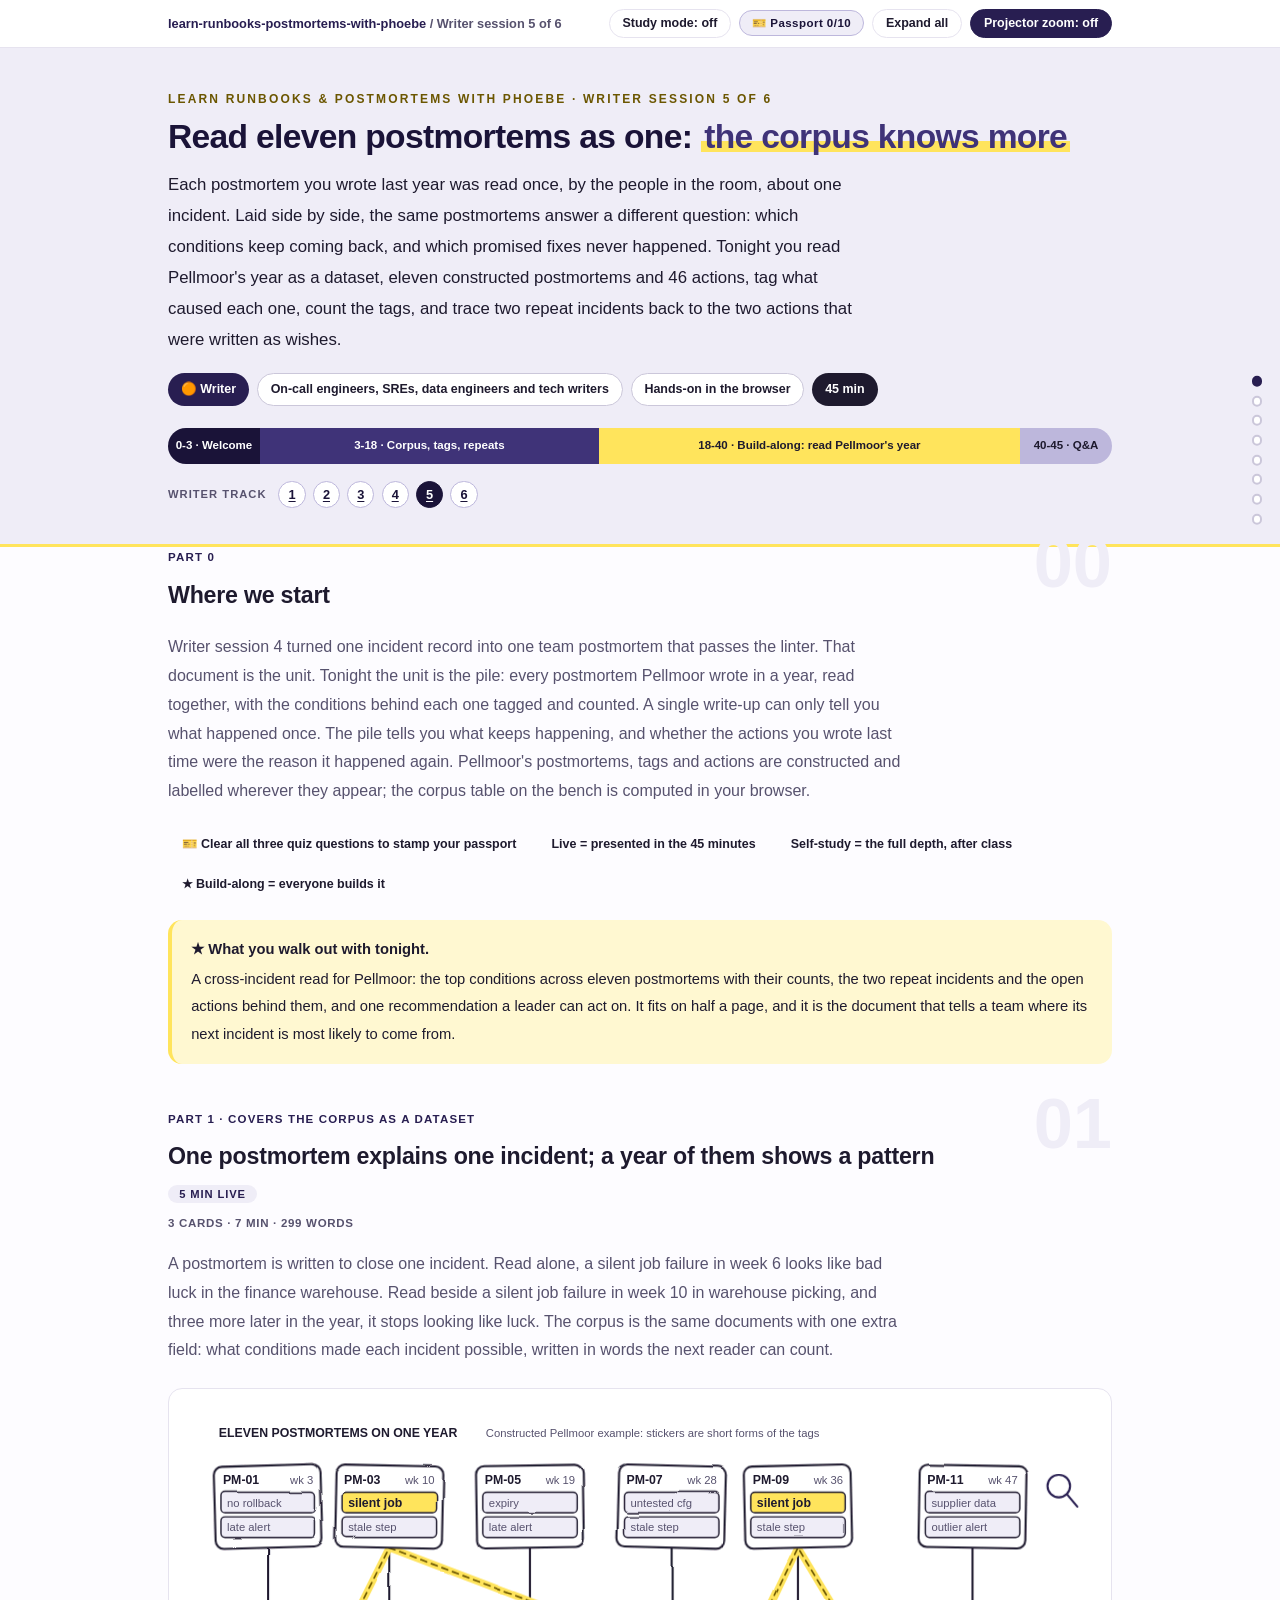
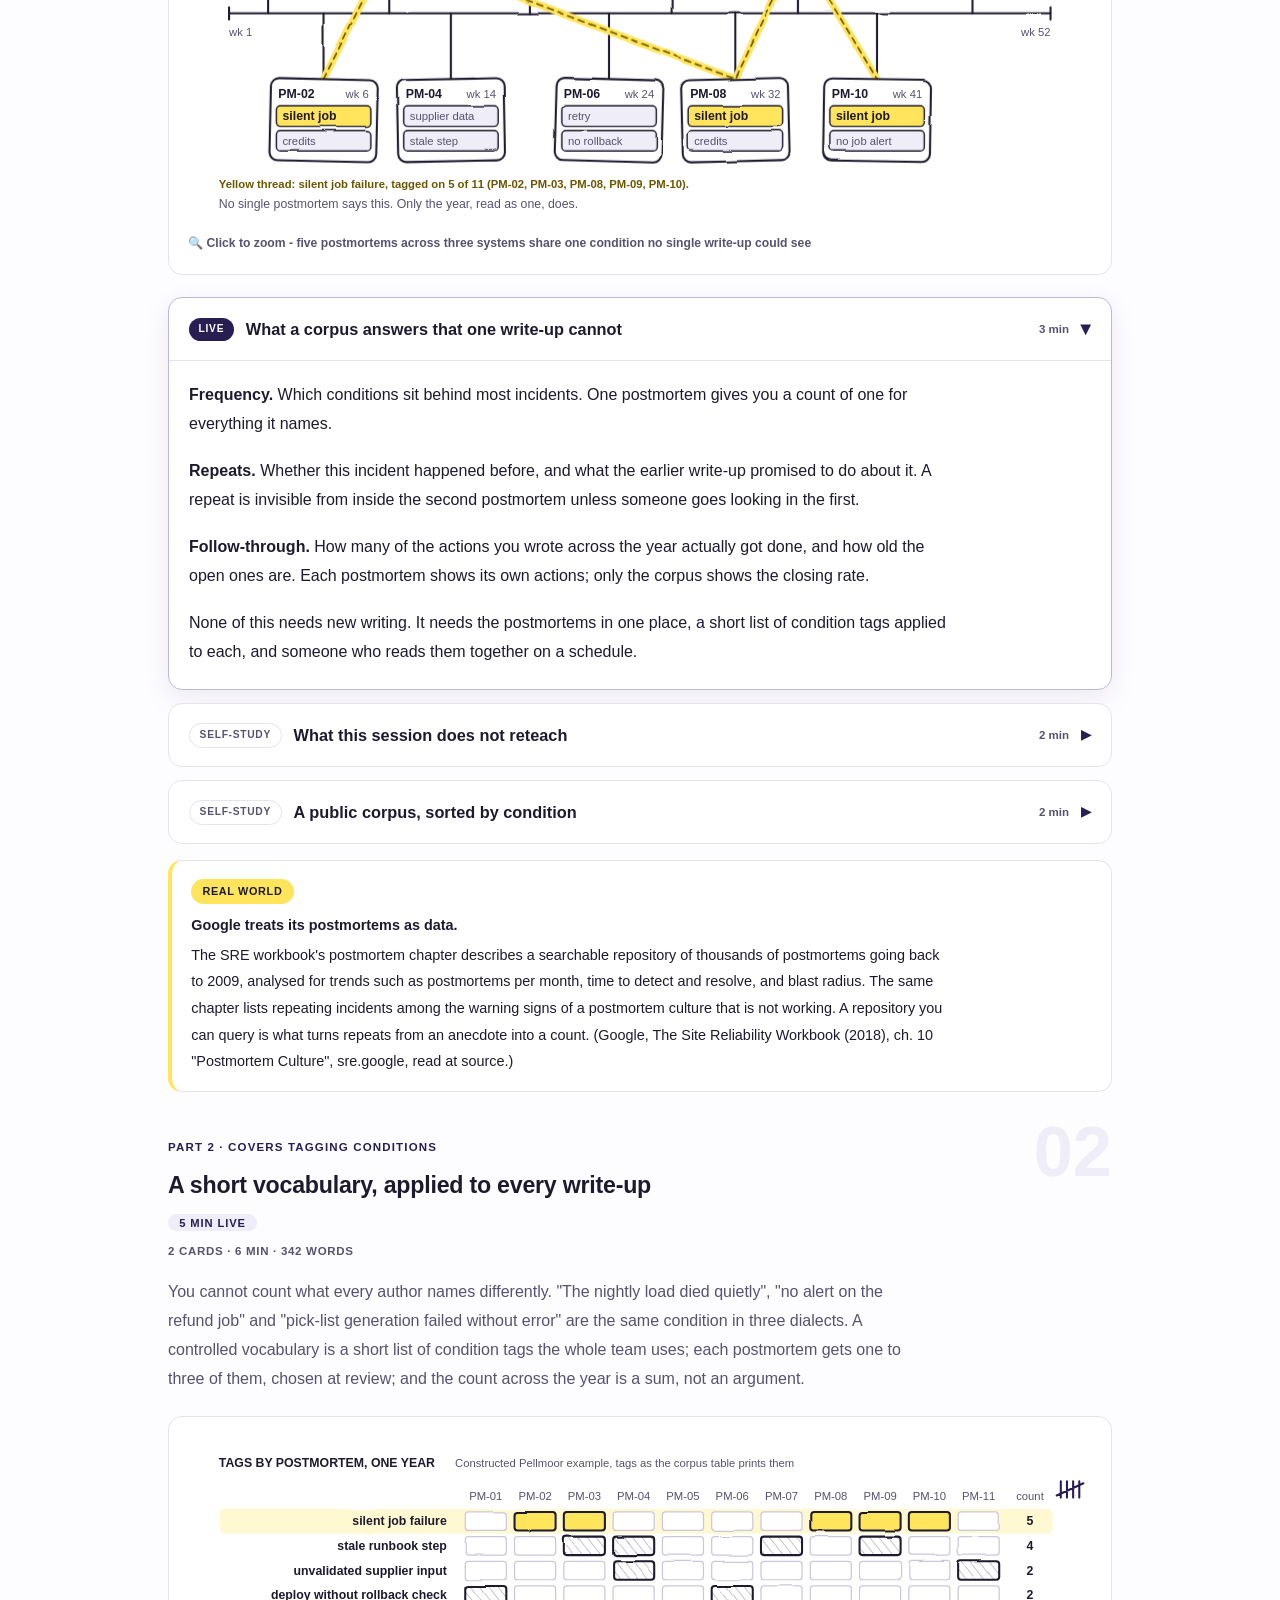
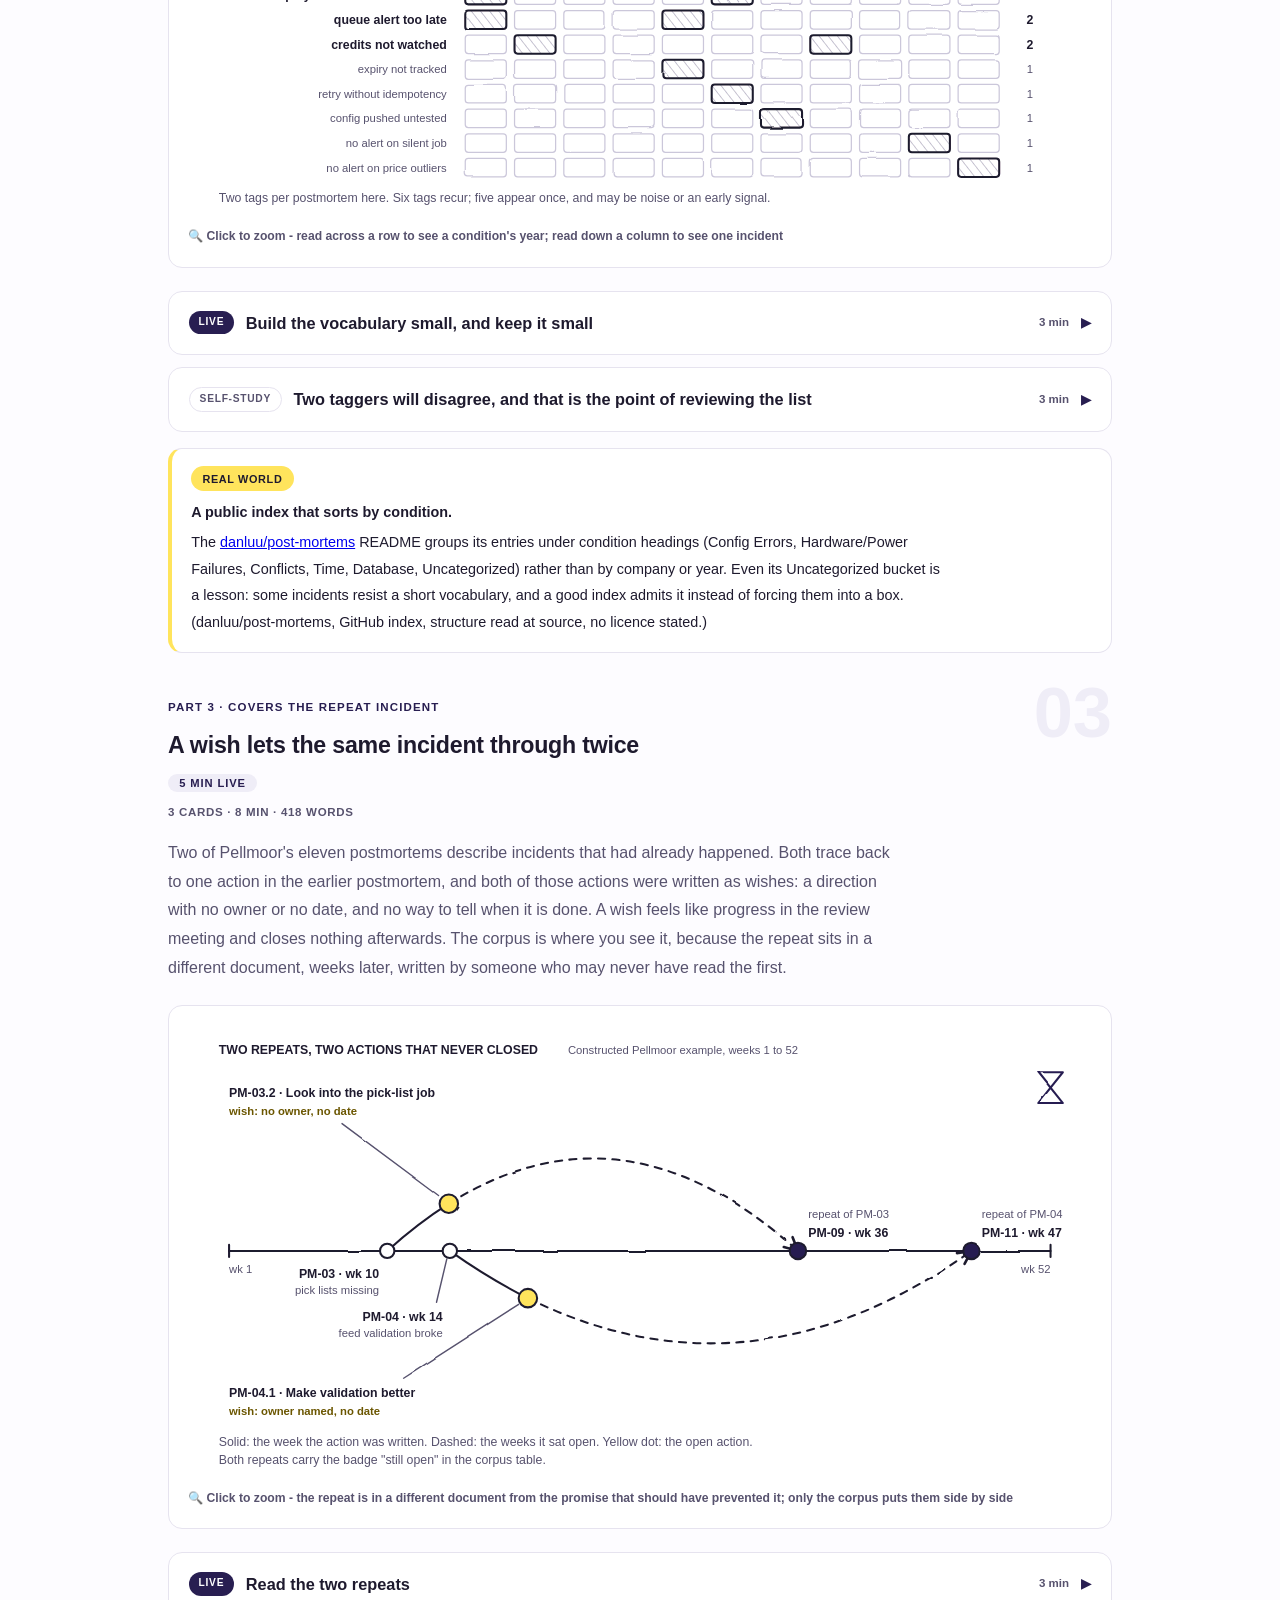
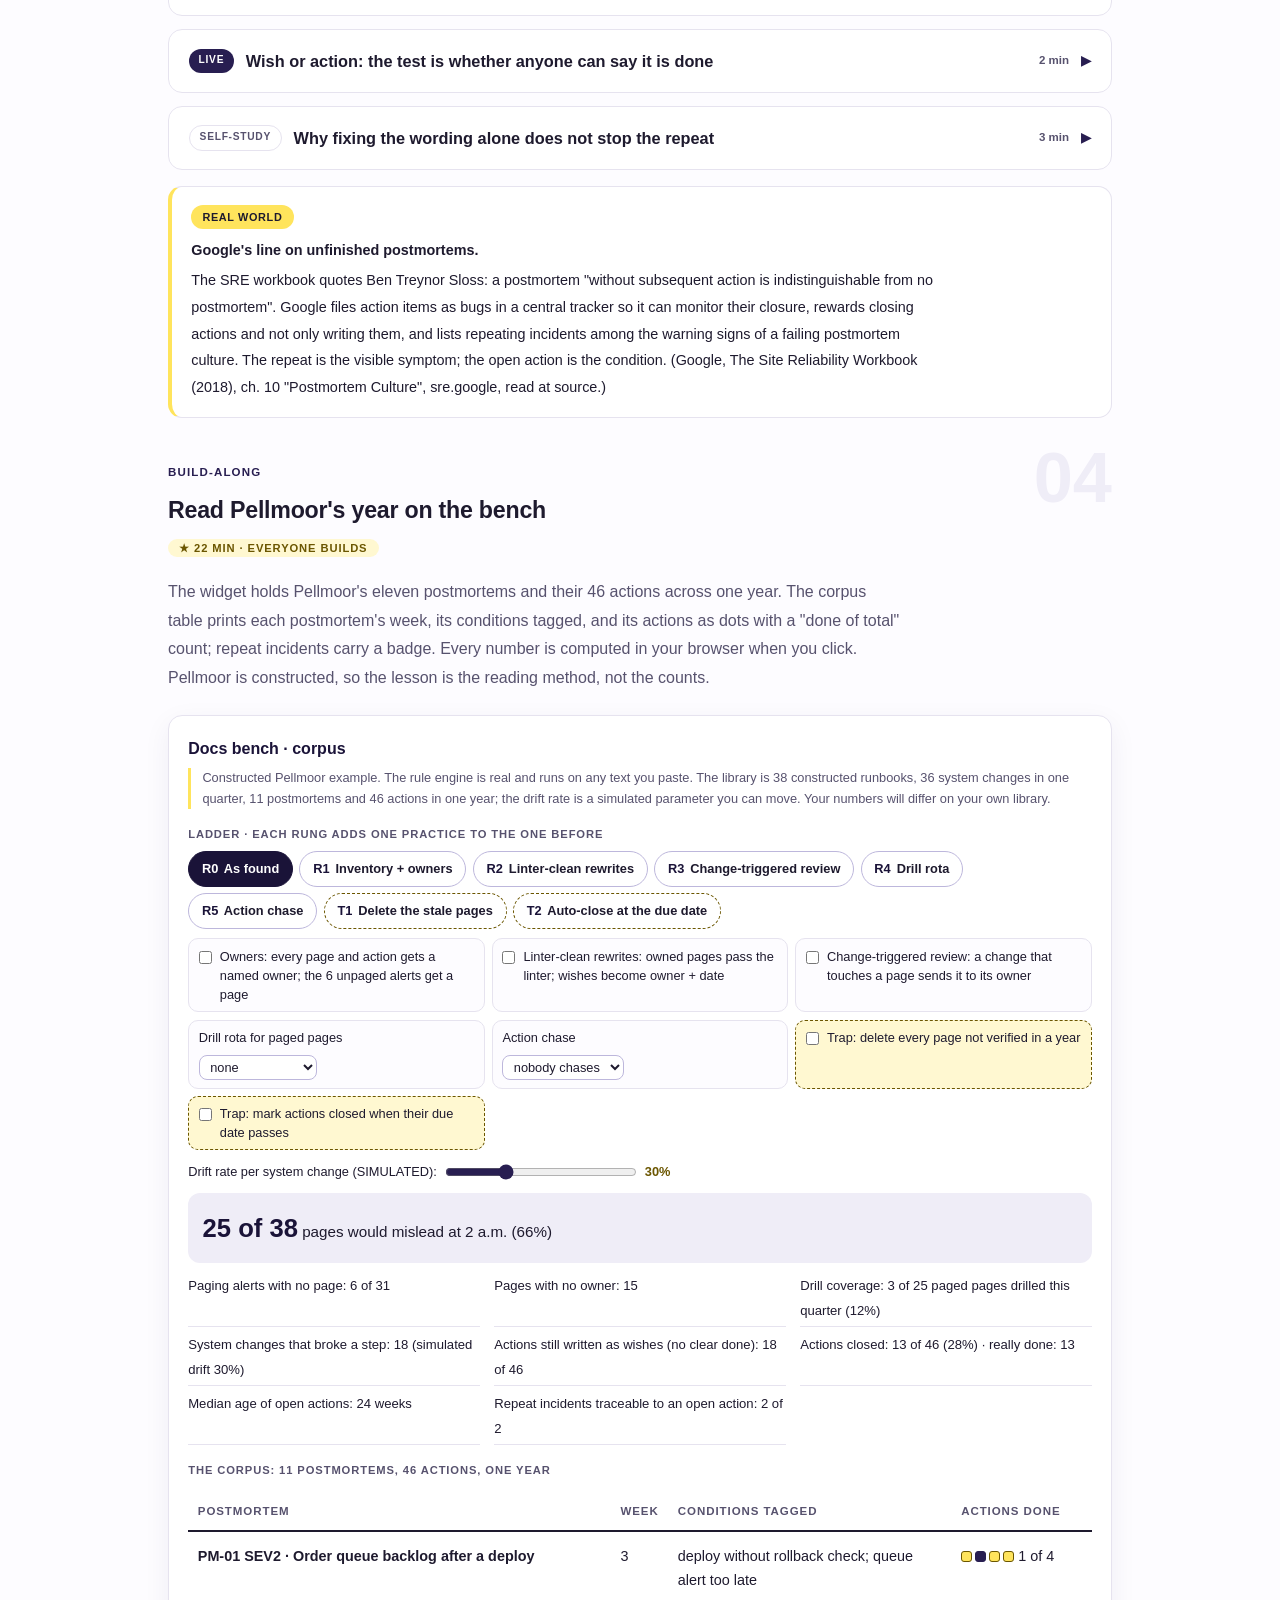
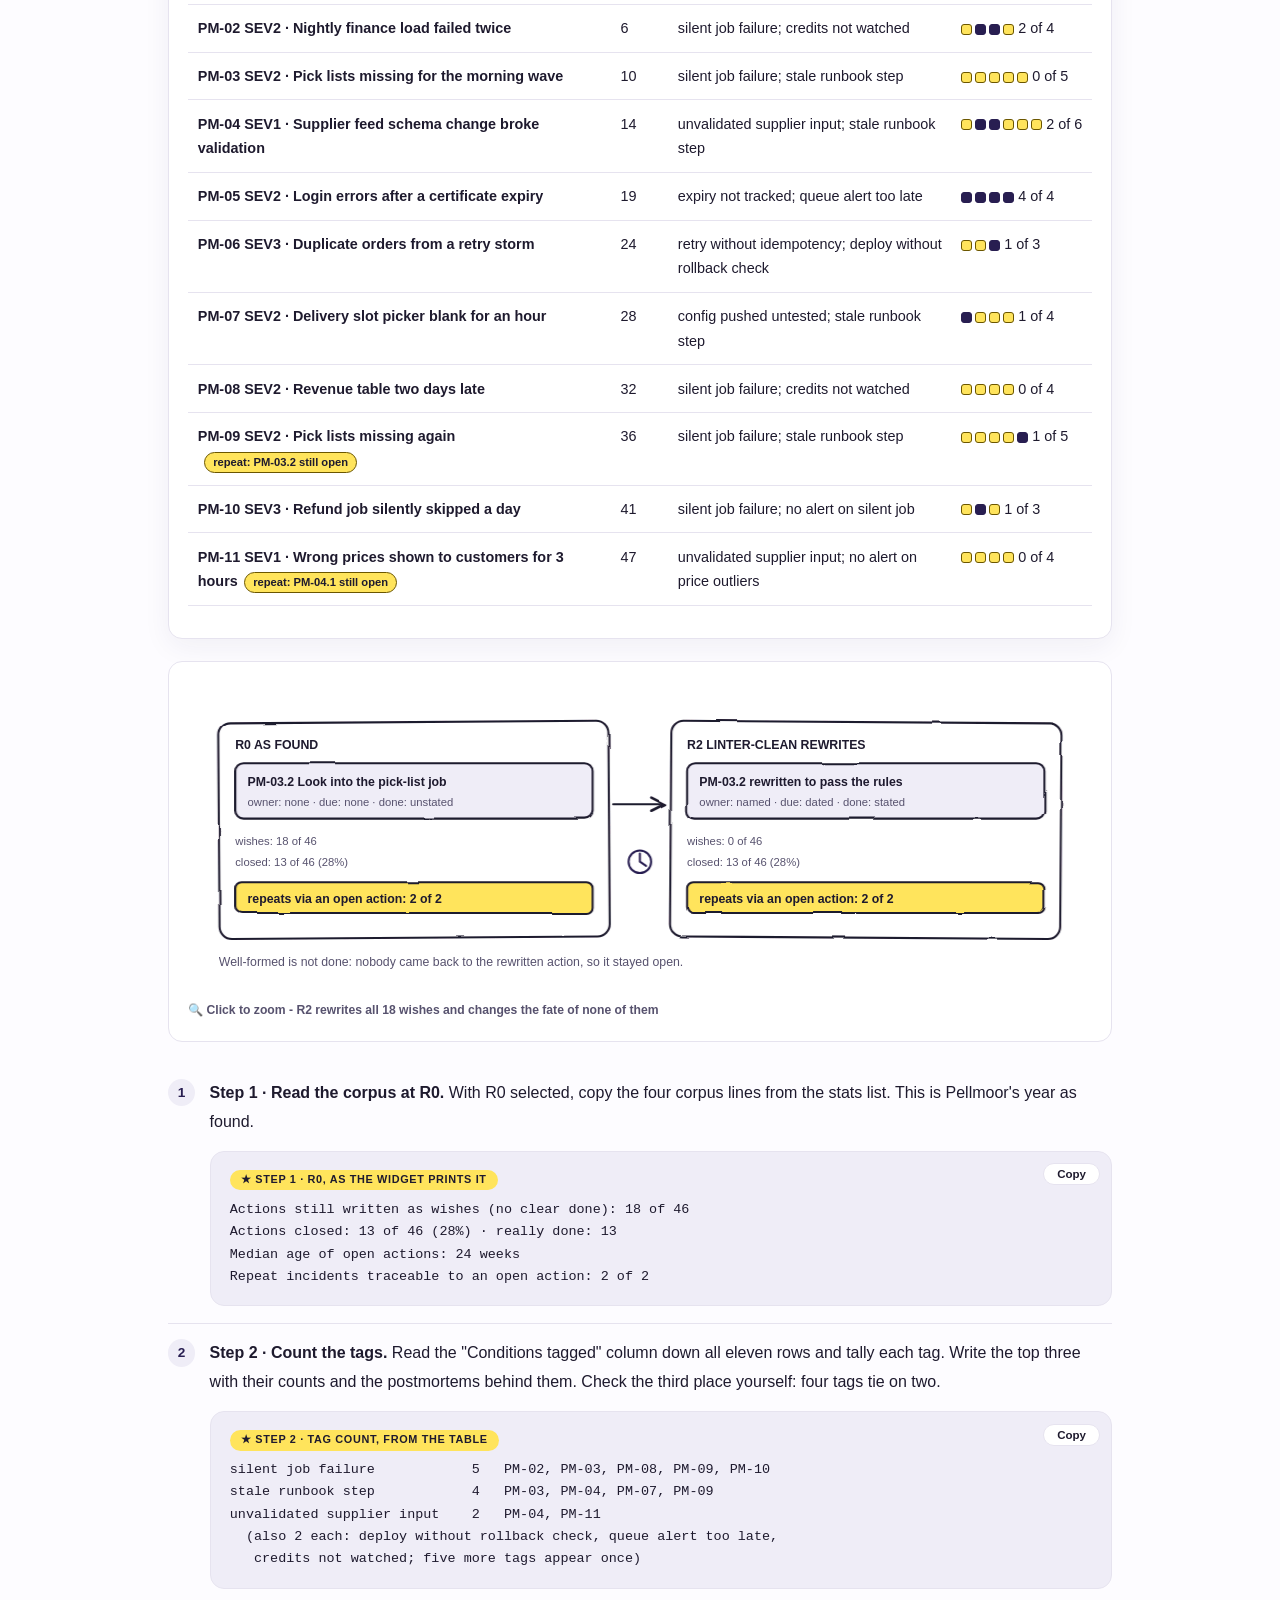
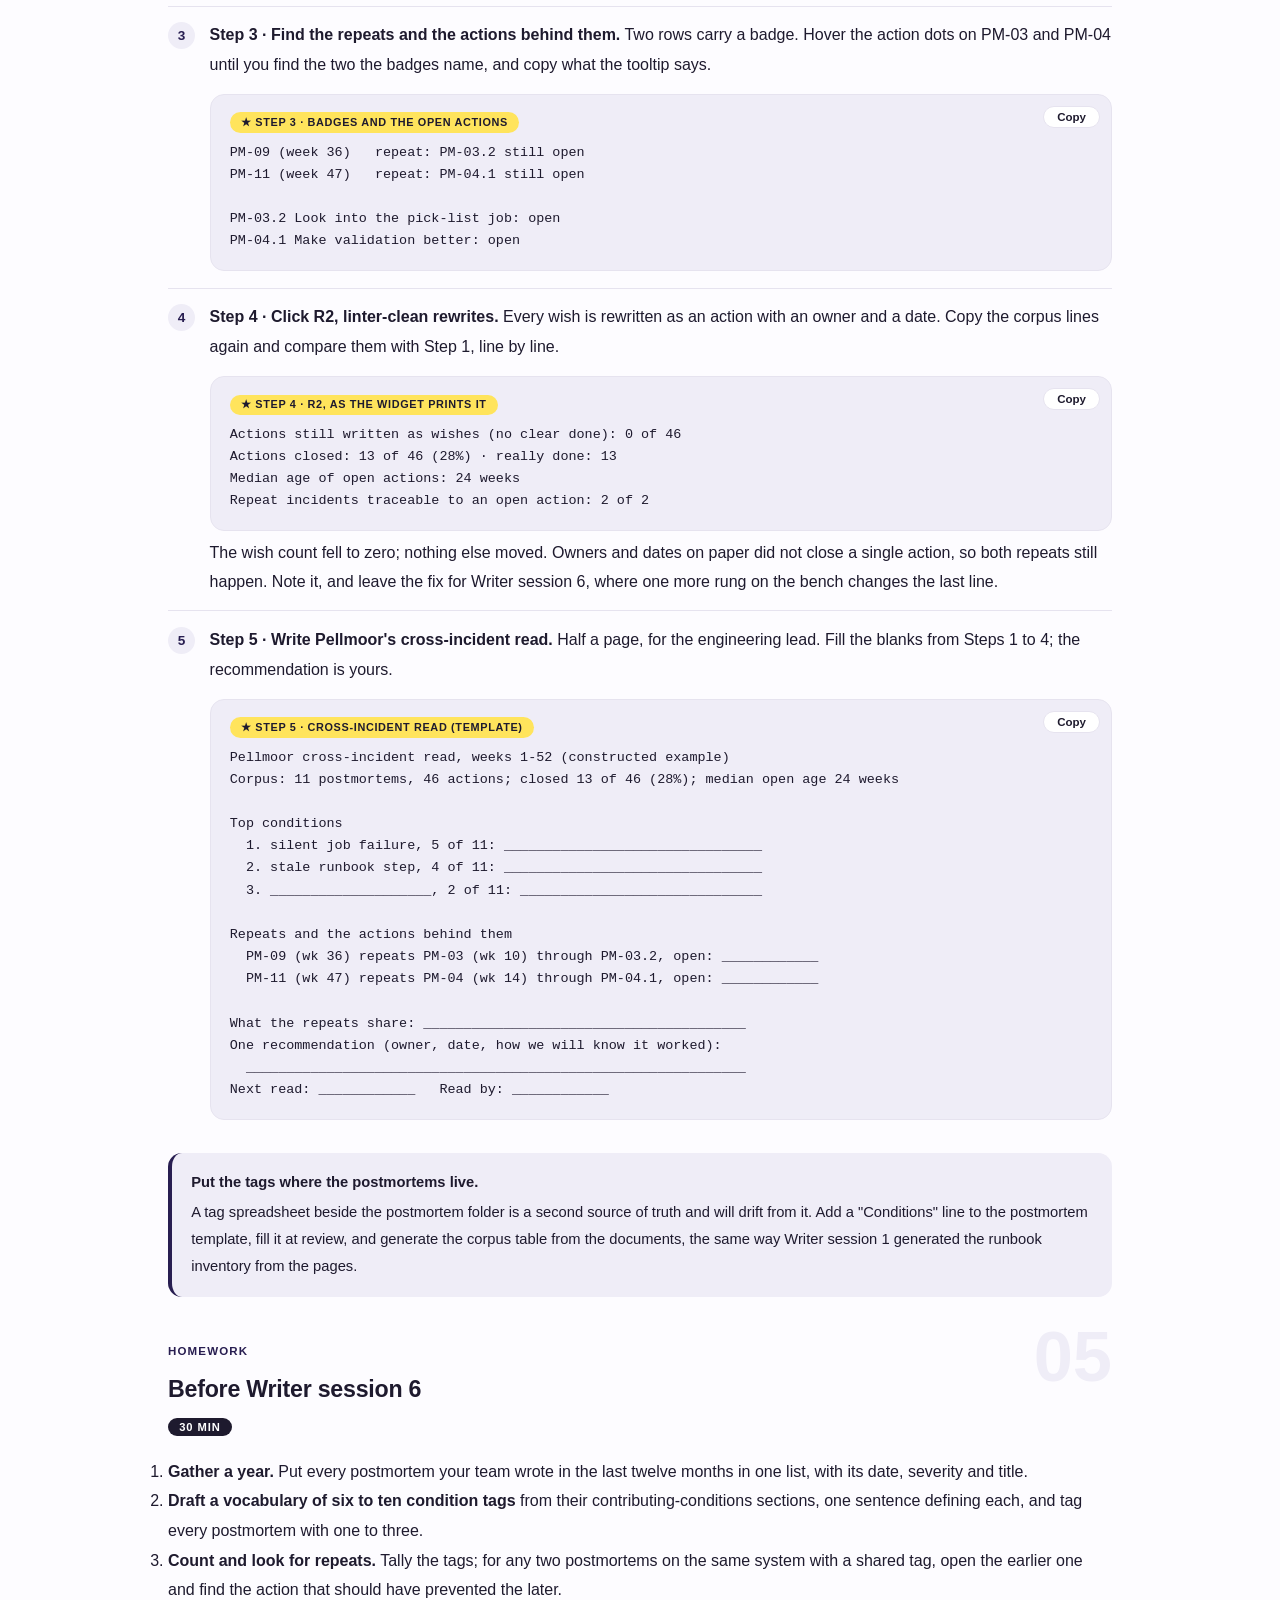
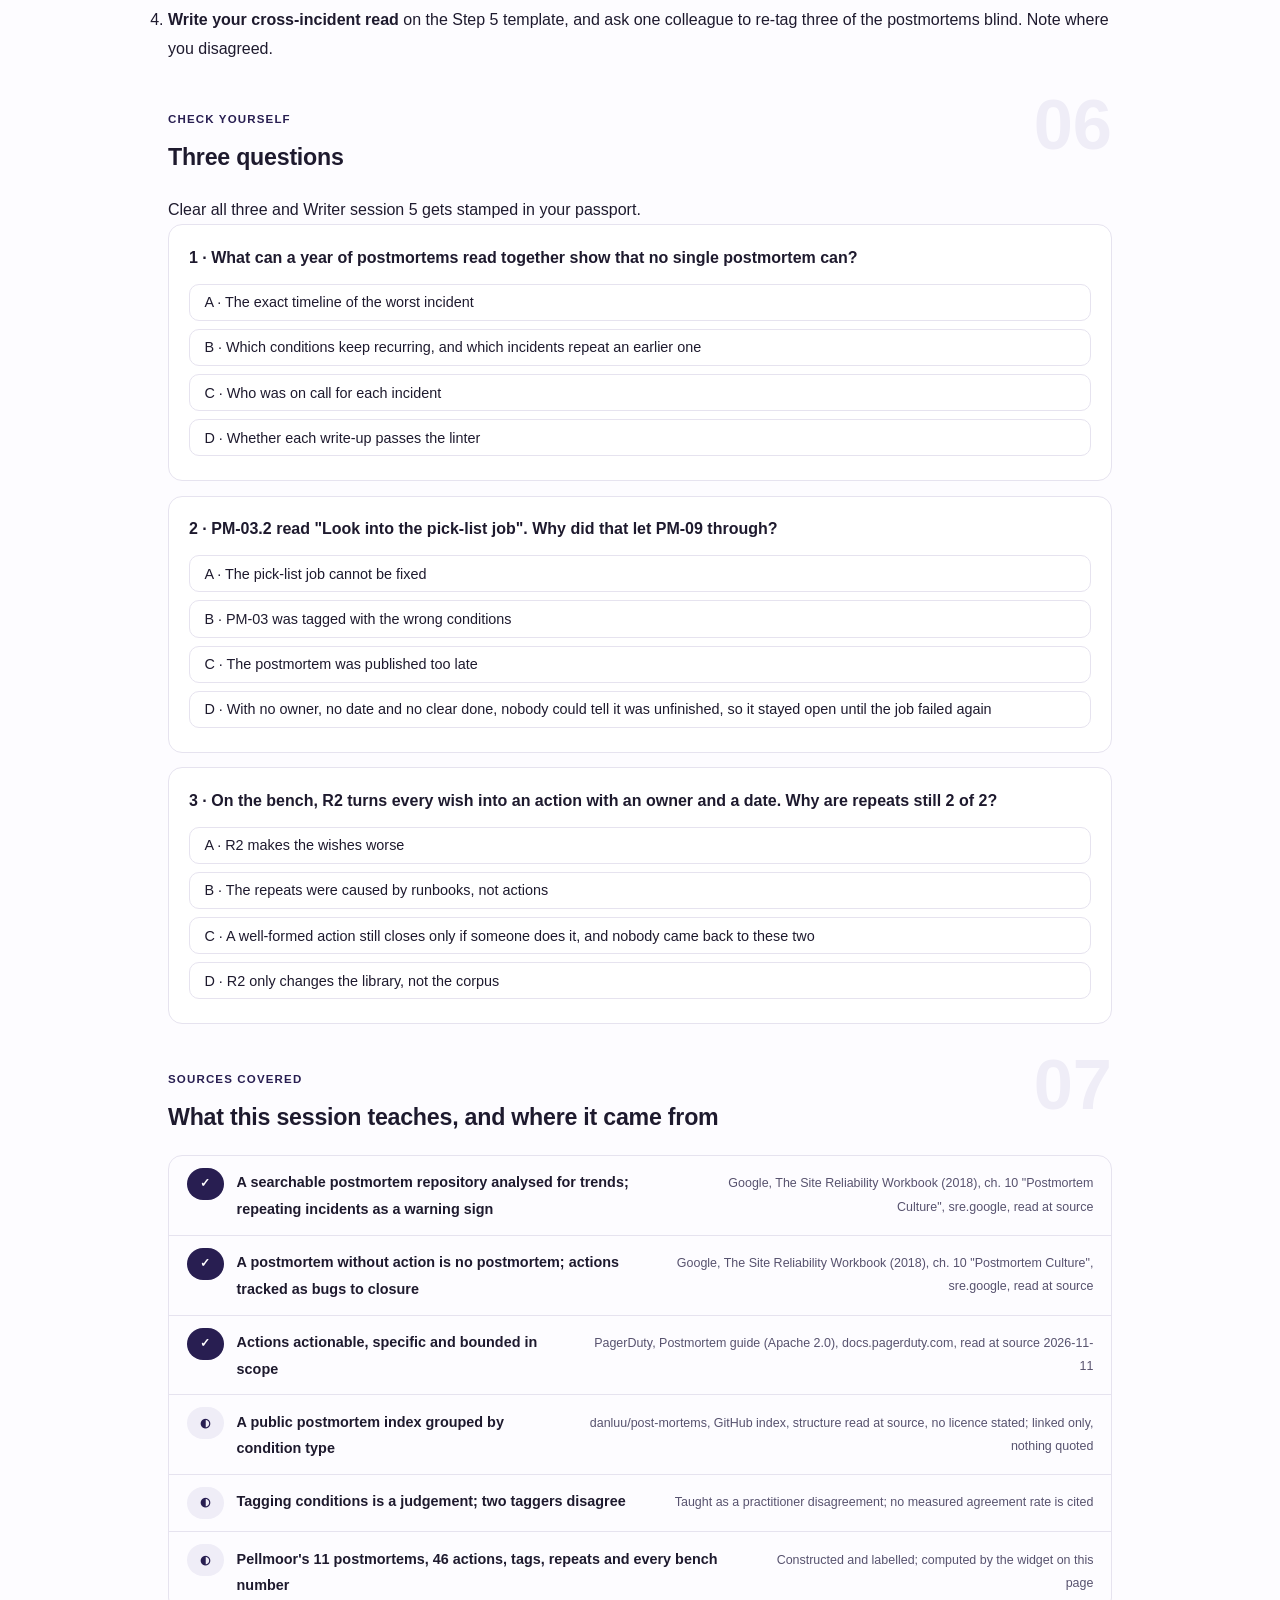
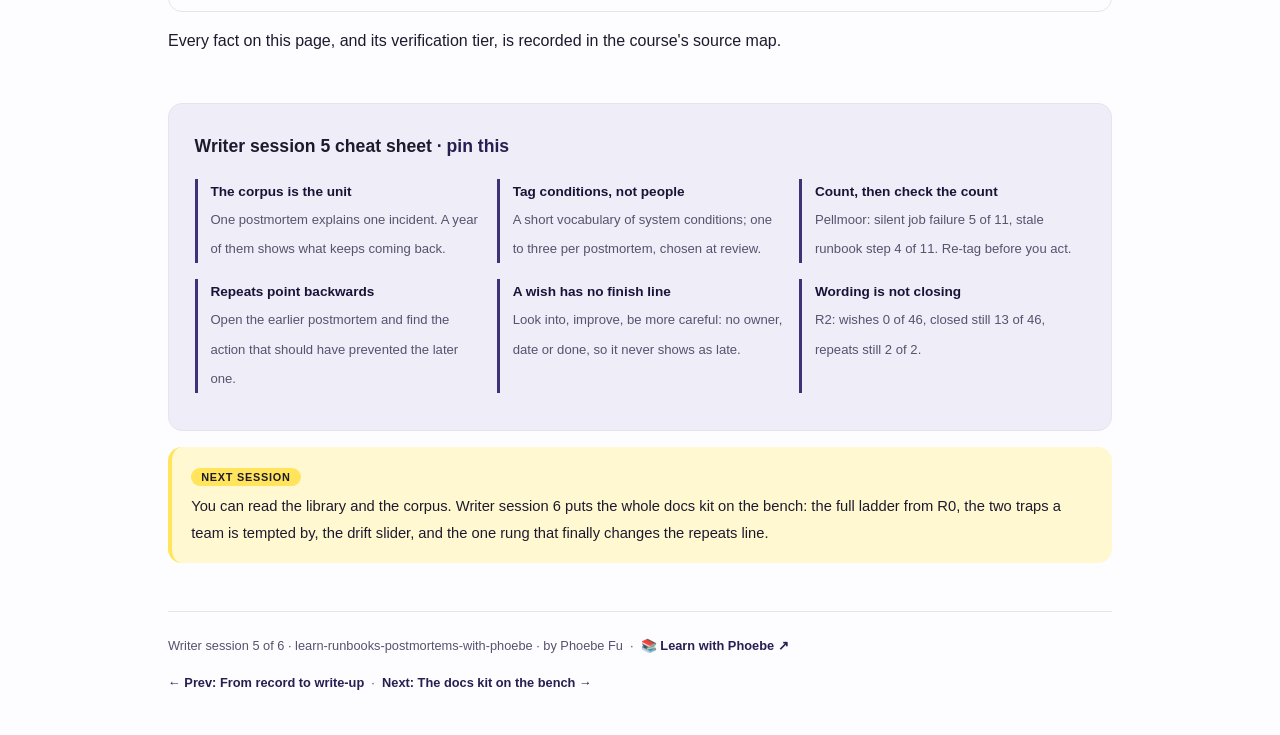
<file: courses/a5-read-eleven-postmortems-as-one.html>
<!DOCTYPE html>
<html lang="en">
<head>
<meta charset="UTF-8">
<meta name="viewport" content="width=device-width, initial-scale=1.0">
<!-- social:start -->
<meta name="description" content="Writer session 5 of 6. Read eleven postmortems as one: tag the conditions, count them across a year, and trace Pellmoor's two repeat incidents back to the actions that were written as wishes and never closed.">
<meta property="og:type" content="article">
<meta property="og:site_name" content="Learn with Phoebe">
<meta property="og:title" content="Read eleven postmortems as one - learn runbooks and postmortems with phoebe">
<meta property="og:description" content="Writer session 5 of 6. One postmortem explains one incident. A year of them shows which conditions keep coming back, and which open actions let the repeats through.">
<meta property="og:url" content="https://phoebefu6.github.io/learn-runbooks-postmortems-with-phoebe/courses/a5-read-eleven-postmortems-as-one.html">
<meta property="og:image" content="https://phoebefu6.github.io/learn-runbooks-postmortems-with-phoebe/assets/og-cover.png">
<meta property="og:image:width" content="1200">
<meta property="og:image:height" content="630">
<meta name="twitter:card" content="summary_large_image">
<meta name="twitter:title" content="Read eleven postmortems as one - learn runbooks and postmortems with phoebe">
<meta name="twitter:description" content="Writer session 5 of 6. Tag the conditions, count them, find the repeats and the wishes behind them.">
<meta name="twitter:image" content="https://phoebefu6.github.io/learn-runbooks-postmortems-with-phoebe/assets/og-cover.png">
<!-- social:end -->
<title>Writer session 5 · Read eleven postmortems as one - learn runbooks and postmortems with phoebe</title>
<link rel="stylesheet" href="../assets/style.css?v=2">
</head>
<body>

<div class="toolbar">
  <div class="wrap">
    <span class="crumb"><a href="../index.html">learn-runbooks-postmortems-with-phoebe</a> / Writer session 5 of 6</span>
    <button class="btn" id="toggle-all" type="button">Expand all</button>
    <button class="btn primary" id="zoom-toggle" type="button">Projector zoom: off</button>
  </div>
</div>

<header class="masthead">
  <div class="wrap">
    <div class="eyebrow">Learn Runbooks &amp; Postmortems with Phoebe · Writer session 5 of 6</div>
    <h1>Read eleven postmortems as one: <span class="accent">the corpus knows more</span></h1>
    <p class="sub">Each postmortem you wrote last year was read once, by the people in the room, about one incident. Laid side by side, the same postmortems answer a different question: which conditions keep coming back, and which promised fixes never happened. Tonight you read Pellmoor's year as a dataset, eleven constructed postmortems and 46 actions, tag what caused each one, count the tags, and trace two repeat incidents back to the two actions that were written as wishes.</p>
    <div class="chip-row">
      <span class="chip level">🟠 Writer</span>
      <span class="chip audience">On-call engineers, SREs, data engineers and tech writers</span>
      <span class="chip audience">Hands-on in the browser</span>
      <span class="chip time">45 min</span>
    </div>
    <div class="agenda">
      <span class="a1" style="flex:1">0-3 · Welcome</span>
      <span class="a2" style="flex:4">3-18 · Corpus, tags, repeats</span>
      <span class="a3" style="flex:5">18-40 · Build-along: read Pellmoor's year</span>
      <span class="a4" style="flex:1">40-45 · Q&amp;A</span>
    </div>
  </div>
</header>

<main class="wrap">

  <section class="section" id="intro">
    <div class="section-kicker">
      <span class="klabel">Part 0</span>
      <h2>Where we start</h2>
    </div>
    <p class="lede">Writer session 4 turned one incident record into one team postmortem that passes the linter. That document is the unit. Tonight the unit is the pile: every postmortem Pellmoor wrote in a year, read together, with the conditions behind each one tagged and counted. A single write-up can only tell you what happened once. The pile tells you what keeps happening, and whether the actions you wrote last time were the reason it happened again. Pellmoor's postmortems, tags and actions are constructed and labelled wherever they appear; the corpus table on the bench is computed in your browser.</p>

    <div class="legend">
      <span class="pill">🎫 Clear all three quiz questions to stamp your passport</span>
      <span class="pill">Live = presented in the 45 minutes</span>
      <span class="pill">Self-study = the full depth, after class</span>
      <span class="pill">★ Build-along = everyone builds it</span>
    </div>

    <div class="callout win">
      <p><strong>★ What you walk out with tonight.</strong> A cross-incident read for Pellmoor: the top conditions across eleven postmortems with their counts, the two repeat incidents and the open actions behind them, and one recommendation a leader can act on. It fits on half a page, and it is the document that tells a team where its next incident is most likely to come from.</p>
    </div>
  </section>

  <section class="section" id="part-1">
    <div class="section-kicker">
      <span class="klabel">Part 1 · covers the corpus as a dataset</span>
      <h2>One postmortem explains one incident; a year of them shows a pattern</h2>
      <span class="tag concept">5 min live</span>
    </div>
    <p class="lede">A postmortem is written to close one incident. Read alone, a silent job failure in week 6 looks like bad luck in the finance warehouse. Read beside a silent job failure in week 10 in warehouse picking, and three more later in the year, it stops looking like luck. The corpus is the same documents with one extra field: what conditions made each incident possible, written in words the next reader can count.</p>

    <figure class="zoomable">
      <svg viewBox="0 0 880 404" xmlns="http://www.w3.org/2000/svg" role="img" aria-label="Eleven postmortem cards on a year rail, PM-01 in week 3 to PM-11 in week 47, alternating above and below the rail. Each card carries two condition stickers. The silent job failure sticker appears on PM-02, PM-03, PM-08, PM-09 and PM-10, and a highlighted thread runs through those five cards. Constructed Pellmoor example.">
        <defs>
          <filter id="a5aSk" x="-3%" y="-3%" width="106%" height="106%"><feTurbulence type="fractalNoise" baseFrequency="0.02" numOctaves="2" seed="51" result="n"/><feDisplacementMap in="SourceGraphic" in2="n" scale="2.4" xChannelSelector="R" yChannelSelector="G"/></filter>
          <pattern id="a5aHc" patternUnits="userSpaceOnUse" width="7" height="7" patternTransform="rotate(-38)"><line x1="0" y1="0" x2="0" y2="7" stroke="#281E51" stroke-width="1" opacity=".5"/></pattern>
          <marker id="a5aAr" viewBox="0 0 10 10" refX="9" refY="5" markerWidth="8" markerHeight="8" orient="auto"><path d="M1 1 L9 5 L1 9" fill="none" stroke="#1E1A2E" stroke-width="1.6" stroke-linecap="round"/></marker>
        </defs>
        <style>
          .a5aH { font: 800 12px Inter, sans-serif; fill: #1E1A2E; }
          .a5aL { font: 600 12px Inter, sans-serif; fill: #1E1A2E; }
          .a5aS { font: 400 11px Inter, sans-serif; fill: #57526E; }
          .a5aB { font: 800 11px Inter, sans-serif; fill: #6B5600; }
          .a5aN { font: 400 12px Inter, sans-serif; fill: #57526E; }
        </style>

        <text class="a5aH" x="30" y="28">ELEVEN POSTMORTEMS ON ONE YEAR</text>
        <text class="a5aS" x="290" y="28">Constructed Pellmoor example: stickers are short forms of the tags</text>

        <g filter="url(#a5aSk)" fill="none" stroke="#1E1A2E" stroke-width="2" stroke-linecap="round" stroke-linejoin="round">
          <!-- the year rail -->
          <path d="M40 200 L840 200"/>
          <path d="M40 194 L40 206 M840 194 L840 206"/>
          <!-- connectors, cards above -->
          <path d="M78 136 L78 200 M196 136 L196 200 M333 136 L333 200 M471 136 L471 200 M594 136 L594 200 M764 136 L764 200"/>
          <!-- connectors, cards below -->
          <path d="M132 200 L132 264 M256 200 L256 264 M410 200 L410 264 M533 200 L533 264 M671 200 L671 264"/>
          <!-- the thread through the five silent job failures -->
          <path d="M132 264 L196 136 L533 264 L594 136 L671 264" stroke="#FFE45C" stroke-width="7"/>
          <path d="M132 264 L196 136 L533 264 L594 136 L671 264" stroke="#6B5600" stroke-width="1.6" stroke-dasharray="6 5"/>
          <!-- cards above the rail -->
          <rect x="26" y="56" width="104" height="80" rx="8" transform="rotate(-1.6 78 96)" fill="#FFFFFF"/>
          <rect x="144" y="56" width="104" height="80" rx="8" transform="rotate(1.2 196 96)" fill="#FFFFFF"/>
          <rect x="281" y="56" width="104" height="80" rx="8" transform="rotate(-0.9 333 96)" fill="#FFFFFF"/>
          <rect x="419" y="56" width="104" height="80" rx="8" transform="rotate(1.5 471 96)" fill="#FFFFFF"/>
          <rect x="542" y="56" width="104" height="80" rx="8" transform="rotate(-1.3 594 96)" fill="#FFFFFF"/>
          <rect x="712" y="56" width="104" height="80" rx="8" transform="rotate(1.0 764 96)" fill="#FFFFFF"/>
          <!-- cards below the rail -->
          <rect x="80" y="264" width="104" height="80" rx="8" transform="rotate(1.3 132 304)" fill="#FFFFFF"/>
          <rect x="204" y="264" width="104" height="80" rx="8" transform="rotate(-1.1 256 304)" fill="#FFFFFF"/>
          <rect x="358" y="264" width="104" height="80" rx="8" transform="rotate(1.6 410 304)" fill="#FFFFFF"/>
          <rect x="481" y="264" width="104" height="80" rx="8" transform="rotate(-1.4 533 304)" fill="#FFFFFF"/>
          <rect x="619" y="264" width="104" height="80" rx="8" transform="rotate(0.9 671 304)" fill="#FFFFFF"/>
          <!-- stickers above: PM-01, 03, 05, 07, 09, 11 -->
          <rect x="32" y="82" width="92" height="20" rx="4" fill="#EFEDF7" stroke-width="1.4"/>
          <rect x="32" y="106" width="92" height="20" rx="4" fill="#EFEDF7" stroke-width="1.4"/>
          <rect x="150" y="82" width="92" height="20" rx="4" fill="#FFE45C" stroke-width="1.4"/>
          <rect x="150" y="106" width="92" height="20" rx="4" fill="#EFEDF7" stroke-width="1.4"/>
          <rect x="287" y="82" width="92" height="20" rx="4" fill="#EFEDF7" stroke-width="1.4"/>
          <rect x="287" y="106" width="92" height="20" rx="4" fill="#EFEDF7" stroke-width="1.4"/>
          <rect x="425" y="82" width="92" height="20" rx="4" fill="#EFEDF7" stroke-width="1.4"/>
          <rect x="425" y="106" width="92" height="20" rx="4" fill="#EFEDF7" stroke-width="1.4"/>
          <rect x="548" y="82" width="92" height="20" rx="4" fill="#FFE45C" stroke-width="1.4"/>
          <rect x="548" y="106" width="92" height="20" rx="4" fill="#EFEDF7" stroke-width="1.4"/>
          <rect x="718" y="82" width="92" height="20" rx="4" fill="#EFEDF7" stroke-width="1.4"/>
          <rect x="718" y="106" width="92" height="20" rx="4" fill="#EFEDF7" stroke-width="1.4"/>
          <!-- stickers below: PM-02, 04, 06, 08, 10 -->
          <rect x="86" y="290" width="92" height="20" rx="4" fill="#FFE45C" stroke-width="1.4"/>
          <rect x="86" y="314" width="92" height="20" rx="4" fill="#EFEDF7" stroke-width="1.4"/>
          <rect x="210" y="290" width="92" height="20" rx="4" fill="#EFEDF7" stroke-width="1.4"/>
          <rect x="210" y="314" width="92" height="20" rx="4" fill="#EFEDF7" stroke-width="1.4"/>
          <rect x="364" y="290" width="92" height="20" rx="4" fill="#EFEDF7" stroke-width="1.4"/>
          <rect x="364" y="314" width="92" height="20" rx="4" fill="#EFEDF7" stroke-width="1.4"/>
          <rect x="487" y="290" width="92" height="20" rx="4" fill="#FFE45C" stroke-width="1.4"/>
          <rect x="487" y="314" width="92" height="20" rx="4" fill="#EFEDF7" stroke-width="1.4"/>
          <rect x="625" y="290" width="92" height="20" rx="4" fill="#FFE45C" stroke-width="1.4"/>
          <rect x="625" y="314" width="92" height="20" rx="4" fill="#EFEDF7" stroke-width="1.4"/>
          <!-- doodle: a magnifier, reading the pile -->
          <circle cx="848" cy="76" r="11" stroke="#281E51"/>
          <path d="M856 84 L866 96" stroke="#281E51"/>
        </g>

        <text class="a5aS" x="40" y="222">wk 1</text>
        <text class="a5aS" x="840" y="222" text-anchor="end">wk 52</text>

        <text class="a5aH" x="34" y="74">PM-01</text><text class="a5aS" x="122" y="74" text-anchor="end">wk 3</text>
        <text class="a5aS" x="38" y="96">no rollback</text>
        <text class="a5aS" x="38" y="120">late alert</text>

        <text class="a5aH" x="152" y="74">PM-03</text><text class="a5aS" x="240" y="74" text-anchor="end">wk 10</text>
        <text class="a5aL" x="156" y="96">silent job</text>
        <text class="a5aS" x="156" y="120">stale step</text>

        <text class="a5aH" x="289" y="74">PM-05</text><text class="a5aS" x="377" y="74" text-anchor="end">wk 19</text>
        <text class="a5aS" x="293" y="96">expiry</text>
        <text class="a5aS" x="293" y="120">late alert</text>

        <text class="a5aH" x="427" y="74">PM-07</text><text class="a5aS" x="515" y="74" text-anchor="end">wk 28</text>
        <text class="a5aS" x="431" y="96">untested cfg</text>
        <text class="a5aS" x="431" y="120">stale step</text>

        <text class="a5aH" x="550" y="74">PM-09</text><text class="a5aS" x="638" y="74" text-anchor="end">wk 36</text>
        <text class="a5aL" x="554" y="96">silent job</text>
        <text class="a5aS" x="554" y="120">stale step</text>

        <text class="a5aH" x="720" y="74">PM-11</text><text class="a5aS" x="808" y="74" text-anchor="end">wk 47</text>
        <text class="a5aS" x="724" y="96">supplier data</text>
        <text class="a5aS" x="724" y="120">outlier alert</text>

        <text class="a5aH" x="88" y="282">PM-02</text><text class="a5aS" x="176" y="282" text-anchor="end">wk 6</text>
        <text class="a5aL" x="92" y="304">silent job</text>
        <text class="a5aS" x="92" y="328">credits</text>

        <text class="a5aH" x="212" y="282">PM-04</text><text class="a5aS" x="300" y="282" text-anchor="end">wk 14</text>
        <text class="a5aS" x="216" y="304">supplier data</text>
        <text class="a5aS" x="216" y="328">stale step</text>

        <text class="a5aH" x="366" y="282">PM-06</text><text class="a5aS" x="454" y="282" text-anchor="end">wk 24</text>
        <text class="a5aS" x="370" y="304">retry</text>
        <text class="a5aS" x="370" y="328">no rollback</text>

        <text class="a5aH" x="489" y="282">PM-08</text><text class="a5aS" x="577" y="282" text-anchor="end">wk 32</text>
        <text class="a5aL" x="493" y="304">silent job</text>
        <text class="a5aS" x="493" y="328">credits</text>

        <text class="a5aH" x="627" y="282">PM-10</text><text class="a5aS" x="715" y="282" text-anchor="end">wk 41</text>
        <text class="a5aL" x="631" y="304">silent job</text>
        <text class="a5aS" x="631" y="328">no job alert</text>

        <text class="a5aB" x="30" y="370">Yellow thread: silent job failure, tagged on 5 of 11 (PM-02, PM-03, PM-08, PM-09, PM-10).</text>
        <text class="a5aN" x="30" y="390">No single postmortem says this. Only the year, read as one, does.</text>
      </svg>
      <figcaption>🔍 Click to zoom - five postmortems across three systems share one condition no single write-up could see</figcaption>
    </figure>

    <details class="card" open>
      <summary><span class="mode live">Live</span>What a corpus answers that one write-up cannot<span class="mini">3 min</span><span class="caret">▶</span></summary>
      <div class="body">
        <p><strong>Frequency.</strong> Which conditions sit behind most incidents. One postmortem gives you a count of one for everything it names.</p>
        <p><strong>Repeats.</strong> Whether this incident happened before, and what the earlier write-up promised to do about it. A repeat is invisible from inside the second postmortem unless someone goes looking in the first.</p>
        <p><strong>Follow-through.</strong> How many of the actions you wrote across the year actually got done, and how old the open ones are. Each postmortem shows its own actions; only the corpus shows the closing rate.</p>
        <p>None of this needs new writing. It needs the postmortems in one place, a short list of condition tags applied to each, and someone who reads them together on a schedule.</p>
      </div>
    </details>

    <details class="card">
      <summary><span class="mode self">Self-study</span>What this session does not reteach<span class="mini">2 min</span><span class="caret">▶</span></summary>
      <div class="body">
        <p>Writing the single postmortem is Writer session 4. What a postmortem may conclude, and why blameless is the entry condition, lives in <a href="https://phoebefu6.github.io/learn-data-reliability-with-phoebe/courses/a4-postmortems.html">Data Reliability, postmortems ↗</a>. The package one incident generates (record, timeline, impact) is in <a href="https://phoebefu6.github.io/learn-data-reliability-with-phoebe/courses/b6-incident-package.html">Data Reliability, the incident package ↗</a>. Here, each of those documents is a row in a table, and the table is the thing you read.</p>
      </div>
    </details>

    <details class="card">
      <summary><span class="mode self">Self-study</span>A public corpus, sorted by condition<span class="mini">2 min</span><span class="caret">▶</span></summary>
      <div class="body">
        <p>The <a href="https://github.com/danluu/post-mortems">danluu/post-mortems index ↗</a> on GitHub is a long public list of incident write-ups. Look at how it is organised before you read any entry: not by company or by date, but by the kind of condition behind the failure, under headings such as Config Errors, Hardware/Power Failures, Conflicts, Time and Database, with an Uncategorized bucket for the rest. Config errors is the largest named group, about 60 entries by a hand count. That choice of grouping is the same move you make tonight: the useful axis for a pile of postmortems is the condition, not the team.</p>
        <p>The index states no licence, so treat it as a reading list: follow the links, and quote nothing from it into your own documents.</p>
      </div>
    </details>

    <div class="callout example">
      <span class="ex-pill">Real world</span>
      <p><strong>Google treats its postmortems as data.</strong> The SRE workbook's postmortem chapter describes a searchable repository of thousands of postmortems going back to 2009, analysed for trends such as postmortems per month, time to detect and resolve, and blast radius. The same chapter lists repeating incidents among the warning signs of a postmortem culture that is not working. A repository you can query is what turns repeats from an anecdote into a count. (Google, The Site Reliability Workbook (2018), ch. 10 "Postmortem Culture", sre.google, read at source.)</p>
    </div>
  </section>

  <section class="section" id="part-2">
    <div class="section-kicker">
      <span class="klabel">Part 2 · covers tagging conditions</span>
      <h2>A short vocabulary, applied to every write-up</h2>
      <span class="tag concept">5 min live</span>
    </div>
    <p class="lede">You cannot count what every author names differently. "The nightly load died quietly", "no alert on the refund job" and "pick-list generation failed without error" are the same condition in three dialects. A controlled vocabulary is a short list of condition tags the whole team uses; each postmortem gets one to three of them, chosen at review; and the count across the year is a sum, not an argument.</p>

    <figure class="zoomable">
      <svg viewBox="0 0 880 370" xmlns="http://www.w3.org/2000/svg" role="img" aria-label="A grid with eleven condition tags as rows and postmortems PM-01 to PM-11 as columns. Filled cells mark a tag on a postmortem. Silent job failure, highlighted, is filled for PM-02, PM-03, PM-08, PM-09 and PM-10, count 5. Stale runbook step: PM-03, PM-04, PM-07, PM-09, count 4. Unvalidated supplier input, deploy without rollback check, queue alert too late and credits not watched: 2 each. Five tags appear once. Constructed Pellmoor example.">
        <defs>
          <filter id="a5bSk" x="-3%" y="-3%" width="106%" height="106%"><feTurbulence type="fractalNoise" baseFrequency="0.02" numOctaves="2" seed="53" result="n"/><feDisplacementMap in="SourceGraphic" in2="n" scale="2.4" xChannelSelector="R" yChannelSelector="G"/></filter>
          <pattern id="a5bHc" patternUnits="userSpaceOnUse" width="7" height="7" patternTransform="rotate(-38)"><line x1="0" y1="0" x2="0" y2="7" stroke="#281E51" stroke-width="1" opacity=".5"/></pattern>
          <marker id="a5bAr" viewBox="0 0 10 10" refX="9" refY="5" markerWidth="8" markerHeight="8" orient="auto"><path d="M1 1 L9 5 L1 9" fill="none" stroke="#1E1A2E" stroke-width="1.6" stroke-linecap="round"/></marker>
        </defs>
        <style>
          .a5bH { font: 800 12px Inter, sans-serif; fill: #1E1A2E; }
          .a5bL { font: 600 12px Inter, sans-serif; fill: #1E1A2E; }
          .a5bS { font: 400 11px Inter, sans-serif; fill: #57526E; }
          .a5bB { font: 800 11px Inter, sans-serif; fill: #6B5600; }
          .a5bN { font: 400 12px Inter, sans-serif; fill: #57526E; }
        </style>

        <text class="a5bH" x="30" y="30">TAGS BY POSTMORTEM, ONE YEAR</text>
        <text class="a5bS" x="260" y="30">Constructed Pellmoor example, tags as the corpus table prints them</text>

        <g filter="url(#a5bSk)" fill="none" stroke="#1E1A2E" stroke-width="2" stroke-linecap="round" stroke-linejoin="round">
          <!-- highlight band behind the silent job failure row -->
          <rect x="30" y="71" width="812" height="24" rx="5" fill="#FFF8D1" stroke="none"/>
          <!-- row 0 silent job failure: 02 03 08 09 10 -->
          <rect x="270" y="74" width="40" height="18" rx="3" fill="#FFFFFF" stroke="#CBC7DA" stroke-width="1.2"/>
          <rect x="318" y="74" width="40" height="18" rx="3" fill="#FFE45C"/>
          <rect x="366" y="74" width="40" height="18" rx="3" fill="#FFE45C"/>
          <rect x="414" y="74" width="40" height="18" rx="3" fill="#FFFFFF" stroke="#CBC7DA" stroke-width="1.2"/>
          <rect x="462" y="74" width="40" height="18" rx="3" fill="#FFFFFF" stroke="#CBC7DA" stroke-width="1.2"/>
          <rect x="510" y="74" width="40" height="18" rx="3" fill="#FFFFFF" stroke="#CBC7DA" stroke-width="1.2"/>
          <rect x="558" y="74" width="40" height="18" rx="3" fill="#FFFFFF" stroke="#CBC7DA" stroke-width="1.2"/>
          <rect x="606" y="74" width="40" height="18" rx="3" fill="#FFE45C"/>
          <rect x="654" y="74" width="40" height="18" rx="3" fill="#FFE45C"/>
          <rect x="702" y="74" width="40" height="18" rx="3" fill="#FFE45C"/>
          <rect x="750" y="74" width="40" height="18" rx="3" fill="#FFFFFF" stroke="#CBC7DA" stroke-width="1.2"/>
          <!-- row 1 stale runbook step: 03 04 07 09 -->
          <rect x="270" y="98" width="40" height="18" rx="3" fill="#FFFFFF" stroke="#CBC7DA" stroke-width="1.2"/>
          <rect x="318" y="98" width="40" height="18" rx="3" fill="#FFFFFF" stroke="#CBC7DA" stroke-width="1.2"/>
          <rect x="366" y="98" width="40" height="18" rx="3" fill="url(#a5bHc)"/>
          <rect x="414" y="98" width="40" height="18" rx="3" fill="url(#a5bHc)"/>
          <rect x="462" y="98" width="40" height="18" rx="3" fill="#FFFFFF" stroke="#CBC7DA" stroke-width="1.2"/>
          <rect x="510" y="98" width="40" height="18" rx="3" fill="#FFFFFF" stroke="#CBC7DA" stroke-width="1.2"/>
          <rect x="558" y="98" width="40" height="18" rx="3" fill="url(#a5bHc)"/>
          <rect x="606" y="98" width="40" height="18" rx="3" fill="#FFFFFF" stroke="#CBC7DA" stroke-width="1.2"/>
          <rect x="654" y="98" width="40" height="18" rx="3" fill="url(#a5bHc)"/>
          <rect x="702" y="98" width="40" height="18" rx="3" fill="#FFFFFF" stroke="#CBC7DA" stroke-width="1.2"/>
          <rect x="750" y="98" width="40" height="18" rx="3" fill="#FFFFFF" stroke="#CBC7DA" stroke-width="1.2"/>
          <!-- row 2 unvalidated supplier input: 04 11 -->
          <rect x="270" y="122" width="40" height="18" rx="3" fill="#FFFFFF" stroke="#CBC7DA" stroke-width="1.2"/>
          <rect x="318" y="122" width="40" height="18" rx="3" fill="#FFFFFF" stroke="#CBC7DA" stroke-width="1.2"/>
          <rect x="366" y="122" width="40" height="18" rx="3" fill="#FFFFFF" stroke="#CBC7DA" stroke-width="1.2"/>
          <rect x="414" y="122" width="40" height="18" rx="3" fill="url(#a5bHc)"/>
          <rect x="462" y="122" width="40" height="18" rx="3" fill="#FFFFFF" stroke="#CBC7DA" stroke-width="1.2"/>
          <rect x="510" y="122" width="40" height="18" rx="3" fill="#FFFFFF" stroke="#CBC7DA" stroke-width="1.2"/>
          <rect x="558" y="122" width="40" height="18" rx="3" fill="#FFFFFF" stroke="#CBC7DA" stroke-width="1.2"/>
          <rect x="606" y="122" width="40" height="18" rx="3" fill="#FFFFFF" stroke="#CBC7DA" stroke-width="1.2"/>
          <rect x="654" y="122" width="40" height="18" rx="3" fill="#FFFFFF" stroke="#CBC7DA" stroke-width="1.2"/>
          <rect x="702" y="122" width="40" height="18" rx="3" fill="#FFFFFF" stroke="#CBC7DA" stroke-width="1.2"/>
          <rect x="750" y="122" width="40" height="18" rx="3" fill="url(#a5bHc)"/>
          <!-- row 3 deploy without rollback check: 01 06 -->
          <rect x="270" y="146" width="40" height="18" rx="3" fill="url(#a5bHc)"/>
          <rect x="318" y="146" width="40" height="18" rx="3" fill="#FFFFFF" stroke="#CBC7DA" stroke-width="1.2"/>
          <rect x="366" y="146" width="40" height="18" rx="3" fill="#FFFFFF" stroke="#CBC7DA" stroke-width="1.2"/>
          <rect x="414" y="146" width="40" height="18" rx="3" fill="#FFFFFF" stroke="#CBC7DA" stroke-width="1.2"/>
          <rect x="462" y="146" width="40" height="18" rx="3" fill="#FFFFFF" stroke="#CBC7DA" stroke-width="1.2"/>
          <rect x="510" y="146" width="40" height="18" rx="3" fill="url(#a5bHc)"/>
          <rect x="558" y="146" width="40" height="18" rx="3" fill="#FFFFFF" stroke="#CBC7DA" stroke-width="1.2"/>
          <rect x="606" y="146" width="40" height="18" rx="3" fill="#FFFFFF" stroke="#CBC7DA" stroke-width="1.2"/>
          <rect x="654" y="146" width="40" height="18" rx="3" fill="#FFFFFF" stroke="#CBC7DA" stroke-width="1.2"/>
          <rect x="702" y="146" width="40" height="18" rx="3" fill="#FFFFFF" stroke="#CBC7DA" stroke-width="1.2"/>
          <rect x="750" y="146" width="40" height="18" rx="3" fill="#FFFFFF" stroke="#CBC7DA" stroke-width="1.2"/>
          <!-- row 4 queue alert too late: 01 05 -->
          <rect x="270" y="170" width="40" height="18" rx="3" fill="url(#a5bHc)"/>
          <rect x="318" y="170" width="40" height="18" rx="3" fill="#FFFFFF" stroke="#CBC7DA" stroke-width="1.2"/>
          <rect x="366" y="170" width="40" height="18" rx="3" fill="#FFFFFF" stroke="#CBC7DA" stroke-width="1.2"/>
          <rect x="414" y="170" width="40" height="18" rx="3" fill="#FFFFFF" stroke="#CBC7DA" stroke-width="1.2"/>
          <rect x="462" y="170" width="40" height="18" rx="3" fill="url(#a5bHc)"/>
          <rect x="510" y="170" width="40" height="18" rx="3" fill="#FFFFFF" stroke="#CBC7DA" stroke-width="1.2"/>
          <rect x="558" y="170" width="40" height="18" rx="3" fill="#FFFFFF" stroke="#CBC7DA" stroke-width="1.2"/>
          <rect x="606" y="170" width="40" height="18" rx="3" fill="#FFFFFF" stroke="#CBC7DA" stroke-width="1.2"/>
          <rect x="654" y="170" width="40" height="18" rx="3" fill="#FFFFFF" stroke="#CBC7DA" stroke-width="1.2"/>
          <rect x="702" y="170" width="40" height="18" rx="3" fill="#FFFFFF" stroke="#CBC7DA" stroke-width="1.2"/>
          <rect x="750" y="170" width="40" height="18" rx="3" fill="#FFFFFF" stroke="#CBC7DA" stroke-width="1.2"/>
          <!-- row 5 credits not watched: 02 08 -->
          <rect x="270" y="194" width="40" height="18" rx="3" fill="#FFFFFF" stroke="#CBC7DA" stroke-width="1.2"/>
          <rect x="318" y="194" width="40" height="18" rx="3" fill="url(#a5bHc)"/>
          <rect x="366" y="194" width="40" height="18" rx="3" fill="#FFFFFF" stroke="#CBC7DA" stroke-width="1.2"/>
          <rect x="414" y="194" width="40" height="18" rx="3" fill="#FFFFFF" stroke="#CBC7DA" stroke-width="1.2"/>
          <rect x="462" y="194" width="40" height="18" rx="3" fill="#FFFFFF" stroke="#CBC7DA" stroke-width="1.2"/>
          <rect x="510" y="194" width="40" height="18" rx="3" fill="#FFFFFF" stroke="#CBC7DA" stroke-width="1.2"/>
          <rect x="558" y="194" width="40" height="18" rx="3" fill="#FFFFFF" stroke="#CBC7DA" stroke-width="1.2"/>
          <rect x="606" y="194" width="40" height="18" rx="3" fill="url(#a5bHc)"/>
          <rect x="654" y="194" width="40" height="18" rx="3" fill="#FFFFFF" stroke="#CBC7DA" stroke-width="1.2"/>
          <rect x="702" y="194" width="40" height="18" rx="3" fill="#FFFFFF" stroke="#CBC7DA" stroke-width="1.2"/>
          <rect x="750" y="194" width="40" height="18" rx="3" fill="#FFFFFF" stroke="#CBC7DA" stroke-width="1.2"/>
          <!-- row 6 expiry not tracked: 05 -->
          <rect x="270" y="218" width="40" height="18" rx="3" fill="#FFFFFF" stroke="#CBC7DA" stroke-width="1.2"/>
          <rect x="318" y="218" width="40" height="18" rx="3" fill="#FFFFFF" stroke="#CBC7DA" stroke-width="1.2"/>
          <rect x="366" y="218" width="40" height="18" rx="3" fill="#FFFFFF" stroke="#CBC7DA" stroke-width="1.2"/>
          <rect x="414" y="218" width="40" height="18" rx="3" fill="#FFFFFF" stroke="#CBC7DA" stroke-width="1.2"/>
          <rect x="462" y="218" width="40" height="18" rx="3" fill="url(#a5bHc)"/>
          <rect x="510" y="218" width="40" height="18" rx="3" fill="#FFFFFF" stroke="#CBC7DA" stroke-width="1.2"/>
          <rect x="558" y="218" width="40" height="18" rx="3" fill="#FFFFFF" stroke="#CBC7DA" stroke-width="1.2"/>
          <rect x="606" y="218" width="40" height="18" rx="3" fill="#FFFFFF" stroke="#CBC7DA" stroke-width="1.2"/>
          <rect x="654" y="218" width="40" height="18" rx="3" fill="#FFFFFF" stroke="#CBC7DA" stroke-width="1.2"/>
          <rect x="702" y="218" width="40" height="18" rx="3" fill="#FFFFFF" stroke="#CBC7DA" stroke-width="1.2"/>
          <rect x="750" y="218" width="40" height="18" rx="3" fill="#FFFFFF" stroke="#CBC7DA" stroke-width="1.2"/>
          <!-- row 7 retry without idempotency: 06 -->
          <rect x="270" y="242" width="40" height="18" rx="3" fill="#FFFFFF" stroke="#CBC7DA" stroke-width="1.2"/>
          <rect x="318" y="242" width="40" height="18" rx="3" fill="#FFFFFF" stroke="#CBC7DA" stroke-width="1.2"/>
          <rect x="366" y="242" width="40" height="18" rx="3" fill="#FFFFFF" stroke="#CBC7DA" stroke-width="1.2"/>
          <rect x="414" y="242" width="40" height="18" rx="3" fill="#FFFFFF" stroke="#CBC7DA" stroke-width="1.2"/>
          <rect x="462" y="242" width="40" height="18" rx="3" fill="#FFFFFF" stroke="#CBC7DA" stroke-width="1.2"/>
          <rect x="510" y="242" width="40" height="18" rx="3" fill="url(#a5bHc)"/>
          <rect x="558" y="242" width="40" height="18" rx="3" fill="#FFFFFF" stroke="#CBC7DA" stroke-width="1.2"/>
          <rect x="606" y="242" width="40" height="18" rx="3" fill="#FFFFFF" stroke="#CBC7DA" stroke-width="1.2"/>
          <rect x="654" y="242" width="40" height="18" rx="3" fill="#FFFFFF" stroke="#CBC7DA" stroke-width="1.2"/>
          <rect x="702" y="242" width="40" height="18" rx="3" fill="#FFFFFF" stroke="#CBC7DA" stroke-width="1.2"/>
          <rect x="750" y="242" width="40" height="18" rx="3" fill="#FFFFFF" stroke="#CBC7DA" stroke-width="1.2"/>
          <!-- row 8 config pushed untested: 07 -->
          <rect x="270" y="266" width="40" height="18" rx="3" fill="#FFFFFF" stroke="#CBC7DA" stroke-width="1.2"/>
          <rect x="318" y="266" width="40" height="18" rx="3" fill="#FFFFFF" stroke="#CBC7DA" stroke-width="1.2"/>
          <rect x="366" y="266" width="40" height="18" rx="3" fill="#FFFFFF" stroke="#CBC7DA" stroke-width="1.2"/>
          <rect x="414" y="266" width="40" height="18" rx="3" fill="#FFFFFF" stroke="#CBC7DA" stroke-width="1.2"/>
          <rect x="462" y="266" width="40" height="18" rx="3" fill="#FFFFFF" stroke="#CBC7DA" stroke-width="1.2"/>
          <rect x="510" y="266" width="40" height="18" rx="3" fill="#FFFFFF" stroke="#CBC7DA" stroke-width="1.2"/>
          <rect x="558" y="266" width="40" height="18" rx="3" fill="url(#a5bHc)"/>
          <rect x="606" y="266" width="40" height="18" rx="3" fill="#FFFFFF" stroke="#CBC7DA" stroke-width="1.2"/>
          <rect x="654" y="266" width="40" height="18" rx="3" fill="#FFFFFF" stroke="#CBC7DA" stroke-width="1.2"/>
          <rect x="702" y="266" width="40" height="18" rx="3" fill="#FFFFFF" stroke="#CBC7DA" stroke-width="1.2"/>
          <rect x="750" y="266" width="40" height="18" rx="3" fill="#FFFFFF" stroke="#CBC7DA" stroke-width="1.2"/>
          <!-- row 9 no alert on silent job: 10 -->
          <rect x="270" y="290" width="40" height="18" rx="3" fill="#FFFFFF" stroke="#CBC7DA" stroke-width="1.2"/>
          <rect x="318" y="290" width="40" height="18" rx="3" fill="#FFFFFF" stroke="#CBC7DA" stroke-width="1.2"/>
          <rect x="366" y="290" width="40" height="18" rx="3" fill="#FFFFFF" stroke="#CBC7DA" stroke-width="1.2"/>
          <rect x="414" y="290" width="40" height="18" rx="3" fill="#FFFFFF" stroke="#CBC7DA" stroke-width="1.2"/>
          <rect x="462" y="290" width="40" height="18" rx="3" fill="#FFFFFF" stroke="#CBC7DA" stroke-width="1.2"/>
          <rect x="510" y="290" width="40" height="18" rx="3" fill="#FFFFFF" stroke="#CBC7DA" stroke-width="1.2"/>
          <rect x="558" y="290" width="40" height="18" rx="3" fill="#FFFFFF" stroke="#CBC7DA" stroke-width="1.2"/>
          <rect x="606" y="290" width="40" height="18" rx="3" fill="#FFFFFF" stroke="#CBC7DA" stroke-width="1.2"/>
          <rect x="654" y="290" width="40" height="18" rx="3" fill="#FFFFFF" stroke="#CBC7DA" stroke-width="1.2"/>
          <rect x="702" y="290" width="40" height="18" rx="3" fill="url(#a5bHc)"/>
          <rect x="750" y="290" width="40" height="18" rx="3" fill="#FFFFFF" stroke="#CBC7DA" stroke-width="1.2"/>
          <!-- row 10 no alert on price outliers: 11 -->
          <rect x="270" y="314" width="40" height="18" rx="3" fill="#FFFFFF" stroke="#CBC7DA" stroke-width="1.2"/>
          <rect x="318" y="314" width="40" height="18" rx="3" fill="#FFFFFF" stroke="#CBC7DA" stroke-width="1.2"/>
          <rect x="366" y="314" width="40" height="18" rx="3" fill="#FFFFFF" stroke="#CBC7DA" stroke-width="1.2"/>
          <rect x="414" y="314" width="40" height="18" rx="3" fill="#FFFFFF" stroke="#CBC7DA" stroke-width="1.2"/>
          <rect x="462" y="314" width="40" height="18" rx="3" fill="#FFFFFF" stroke="#CBC7DA" stroke-width="1.2"/>
          <rect x="510" y="314" width="40" height="18" rx="3" fill="#FFFFFF" stroke="#CBC7DA" stroke-width="1.2"/>
          <rect x="558" y="314" width="40" height="18" rx="3" fill="#FFFFFF" stroke="#CBC7DA" stroke-width="1.2"/>
          <rect x="606" y="314" width="40" height="18" rx="3" fill="#FFFFFF" stroke="#CBC7DA" stroke-width="1.2"/>
          <rect x="654" y="314" width="40" height="18" rx="3" fill="#FFFFFF" stroke="#CBC7DA" stroke-width="1.2"/>
          <rect x="702" y="314" width="40" height="18" rx="3" fill="#FFFFFF" stroke="#CBC7DA" stroke-width="1.2"/>
          <rect x="750" y="314" width="40" height="18" rx="3" fill="url(#a5bHc)"/>
          <!-- doodle: a tally of five -->
          <path d="M850 44 L850 60 M856 44 L856 60 M862 44 L862 60 M868 44 L868 60 M846 58 L872 46" stroke="#281E51"/>
        </g>

        <text class="a5bS" x="290" y="62" text-anchor="middle">PM-01</text>
        <text class="a5bS" x="338" y="62" text-anchor="middle">PM-02</text>
        <text class="a5bS" x="386" y="62" text-anchor="middle">PM-03</text>
        <text class="a5bS" x="434" y="62" text-anchor="middle">PM-04</text>
        <text class="a5bS" x="482" y="62" text-anchor="middle">PM-05</text>
        <text class="a5bS" x="530" y="62" text-anchor="middle">PM-06</text>
        <text class="a5bS" x="578" y="62" text-anchor="middle">PM-07</text>
        <text class="a5bS" x="626" y="62" text-anchor="middle">PM-08</text>
        <text class="a5bS" x="674" y="62" text-anchor="middle">PM-09</text>
        <text class="a5bS" x="722" y="62" text-anchor="middle">PM-10</text>
        <text class="a5bS" x="770" y="62" text-anchor="middle">PM-11</text>
        <text class="a5bS" x="820" y="62" text-anchor="middle">count</text>

        <text class="a5bH" x="252" y="87" text-anchor="end">silent job failure</text>
        <text class="a5bL" x="252" y="111" text-anchor="end">stale runbook step</text>
        <text class="a5bL" x="252" y="135" text-anchor="end">unvalidated supplier input</text>
        <text class="a5bL" x="252" y="159" text-anchor="end">deploy without rollback check</text>
        <text class="a5bL" x="252" y="183" text-anchor="end">queue alert too late</text>
        <text class="a5bL" x="252" y="207" text-anchor="end">credits not watched</text>
        <text class="a5bS" x="252" y="231" text-anchor="end">expiry not tracked</text>
        <text class="a5bS" x="252" y="255" text-anchor="end">retry without idempotency</text>
        <text class="a5bS" x="252" y="279" text-anchor="end">config pushed untested</text>
        <text class="a5bS" x="252" y="303" text-anchor="end">no alert on silent job</text>
        <text class="a5bS" x="252" y="327" text-anchor="end">no alert on price outliers</text>

        <text class="a5bH" x="820" y="87" text-anchor="middle">5</text>
        <text class="a5bH" x="820" y="111" text-anchor="middle">4</text>
        <text class="a5bL" x="820" y="135" text-anchor="middle">2</text>
        <text class="a5bL" x="820" y="159" text-anchor="middle">2</text>
        <text class="a5bL" x="820" y="183" text-anchor="middle">2</text>
        <text class="a5bL" x="820" y="207" text-anchor="middle">2</text>
        <text class="a5bS" x="820" y="231" text-anchor="middle">1</text>
        <text class="a5bS" x="820" y="255" text-anchor="middle">1</text>
        <text class="a5bS" x="820" y="279" text-anchor="middle">1</text>
        <text class="a5bS" x="820" y="303" text-anchor="middle">1</text>
        <text class="a5bS" x="820" y="327" text-anchor="middle">1</text>

        <text class="a5bN" x="30" y="356">Two tags per postmortem here. Six tags recur; five appear once, and may be noise or an early signal.</text>
      </svg>
      <figcaption>🔍 Click to zoom - read across a row to see a condition's year; read down a column to see one incident</figcaption>
    </figure>

    <details class="card">
      <summary><span class="mode live">Live</span>Build the vocabulary small, and keep it small<span class="mini">3 min</span><span class="caret">▶</span></summary>
      <div class="body">
        <p><strong>Start from what you already wrote.</strong> Read last year's contributing-conditions sections and write each condition as a short noun phrase about the system, never about a person: "silent job failure", "stale runbook step", "unvalidated supplier input", "deploy without rollback check", "queue alert too late", "credits not watched". These are Pellmoor's, and they read like conditions an engineer could fix.</p>
        <p><strong>Tag one to three per postmortem.</strong> More than three and every tag gets diluted; the count stops meaning "this mattered here". Pellmoor's reviewers settled on two each.</p>
        <p><strong>Tag at the review, not later.</strong> The people who just argued about contributing conditions are the right people to choose the tags. A tag added by someone reading the doc cold six months later is a guess.</p>
        <p><strong>Prune the vocabulary on a schedule.</strong> A tag used once in a year is either a rare condition or a synonym for one you already have. Merge synonyms; keep genuine rarities; retire tags nobody uses.</p>
      </div>
    </details>

    <details class="card">
      <summary><span class="mode self">Self-study</span>Two taggers will disagree, and that is the point of reviewing the list<span class="mini">3 min</span><span class="caret">▶</span></summary>
      <div class="body">
        <p>Tagging a condition is a judgement, not a measurement. Was PM-10, the refund job that skipped a day, a "silent job failure" or "no alert on silent job"? Pellmoor's reviewers gave it both, which is defensible, and another team would have chosen one. Practitioners disagree about how strict to be: one camp wants a fixed taxonomy so counts compare year on year; another argues a fixed list pushes new kinds of failure into the nearest wrong box. Neither side has a measured answer you can borrow.</p>
        <p>What you can do is make the disagreement visible. Keep the vocabulary short enough that two people can learn it, write one sentence defining each tag, and when a count drives a decision, have a second person re-tag the postmortems behind it before you act. If they land somewhere else, you have learned the tag is fuzzy, which is worth knowing before you spend a quarter on it.</p>
        <p>The tags are contributing conditions, not root causes. Whether a postmortem should name a single root cause at all is itself contested; <a href="https://phoebefu6.github.io/learn-data-reliability-with-phoebe/courses/a4-postmortems.html">Data Reliability, postmortems ↗</a> lays out that argument.</p>
      </div>
    </details>

    <div class="callout example">
      <span class="ex-pill">Real world</span>
      <p><strong>A public index that sorts by condition.</strong> The <a href="https://github.com/danluu/post-mortems">danluu/post-mortems</a> README groups its entries under condition headings (Config Errors, Hardware/Power Failures, Conflicts, Time, Database, Uncategorized) rather than by company or year. Even its Uncategorized bucket is a lesson: some incidents resist a short vocabulary, and a good index admits it instead of forcing them into a box. (danluu/post-mortems, GitHub index, structure read at source, no licence stated.)</p>
    </div>
  </section>

  <section class="section" id="part-3">
    <div class="section-kicker">
      <span class="klabel">Part 3 · covers the repeat incident</span>
      <h2>A wish lets the same incident through twice</h2>
      <span class="tag concept">5 min live</span>
    </div>
    <p class="lede">Two of Pellmoor's eleven postmortems describe incidents that had already happened. Both trace back to one action in the earlier postmortem, and both of those actions were written as wishes: a direction with no owner or no date, and no way to tell when it is done. A wish feels like progress in the review meeting and closes nothing afterwards. The corpus is where you see it, because the repeat sits in a different document, weeks later, written by someone who may never have read the first.</p>

    <figure class="zoomable">
      <svg viewBox="0 0 880 440" xmlns="http://www.w3.org/2000/svg" role="img" aria-label="A year rail from week 1 to week 52. An arc above the rail runs from PM-03 in week 10 through its open action PM-03.2, Look into the pick-list job, to PM-09 in week 36, pick lists missing again. An arc below the rail runs from PM-04 in week 14 through its open action PM-04.1, Make validation better, to PM-11 in week 47, wrong prices shown to customers. Each arc is solid for the week the action was written and dashed for the weeks it sat open. Constructed Pellmoor example.">
        <defs>
          <filter id="a5cSk" x="-3%" y="-3%" width="106%" height="106%"><feTurbulence type="fractalNoise" baseFrequency="0.02" numOctaves="2" seed="57" result="n"/><feDisplacementMap in="SourceGraphic" in2="n" scale="2.4" xChannelSelector="R" yChannelSelector="G"/></filter>
          <pattern id="a5cHc" patternUnits="userSpaceOnUse" width="7" height="7" patternTransform="rotate(-38)"><line x1="0" y1="0" x2="0" y2="7" stroke="#281E51" stroke-width="1" opacity=".5"/></pattern>
          <marker id="a5cAr" viewBox="0 0 10 10" refX="9" refY="5" markerWidth="8" markerHeight="8" orient="auto"><path d="M1 1 L9 5 L1 9" fill="none" stroke="#1E1A2E" stroke-width="1.6" stroke-linecap="round"/></marker>
        </defs>
        <style>
          .a5cH { font: 800 12px Inter, sans-serif; fill: #1E1A2E; }
          .a5cL { font: 600 12px Inter, sans-serif; fill: #1E1A2E; }
          .a5cS { font: 400 11px Inter, sans-serif; fill: #57526E; }
          .a5cB { font: 800 11px Inter, sans-serif; fill: #6B5600; }
          .a5cN { font: 400 12px Inter, sans-serif; fill: #57526E; }
        </style>

        <text class="a5cH" x="30" y="28">TWO REPEATS, TWO ACTIONS THAT NEVER CLOSED</text>
        <text class="a5cS" x="370" y="28">Constructed Pellmoor example, weeks 1 to 52</text>

        <g filter="url(#a5cSk)" fill="none" stroke="#1E1A2E" stroke-width="2" stroke-linecap="round" stroke-linejoin="round">
          <!-- year rail -->
          <path d="M40 220 L840 220"/>
          <path d="M40 214 L40 226 M840 214 L840 226"/>
          <!-- arc 1: PM-03 to PM-09 through PM-03.2 -->
          <path d="M194 220 Q224 193 254 174"/>
          <path d="M254 174 Q424 67 594 220" stroke-dasharray="7 7" marker-end="url(#a5cAr)"/>
          <!-- arc 2: PM-04 to PM-11 through PM-04.1 -->
          <path d="M255 220 Q293 247 331 266"/>
          <path d="M331 266 Q547 373 763 220" stroke-dasharray="7 7" marker-end="url(#a5cAr)"/>
          <!-- leaders from action labels to their dots -->
          <path d="M150 96 L244 166" stroke="#57526E" stroke-width="1.4"/>
          <path d="M210 344 L322 272" stroke="#57526E" stroke-width="1.4"/>
          <path d="M252 228 L242 270" stroke="#57526E" stroke-width="1.4"/>
          <!-- incident nodes -->
          <circle cx="194" cy="220" r="7" fill="#FFFFFF"/>
          <circle cx="255" cy="220" r="7" fill="#FFFFFF"/>
          <circle cx="594" cy="220" r="8" fill="#281E51"/>
          <circle cx="763" cy="220" r="8" fill="#281E51"/>
          <!-- the open actions -->
          <circle cx="254" cy="174" r="9" fill="#FFE45C"/>
          <circle cx="331" cy="266" r="9" fill="#FFE45C"/>
          <!-- doodle: an hourglass, weeks passing -->
          <path d="M828 46 L852 46 L828 76 L852 76 Z" stroke="#281E51"/>
        </g>

        <text class="a5cL" x="40" y="70">PM-03.2 · Look into the pick-list job</text>
        <text class="a5cB" x="40" y="88">wish: no owner, no date</text>

        <text class="a5cL" x="186" y="246" text-anchor="end">PM-03 · wk 10</text>
        <text class="a5cS" x="186" y="262" text-anchor="end">pick lists missing</text>

        <text class="a5cL" x="248" y="288" text-anchor="end">PM-04 · wk 14</text>
        <text class="a5cS" x="248" y="304" text-anchor="end">feed validation broke</text>

        <text class="a5cL" x="40" y="362">PM-04.1 · Make validation better</text>
        <text class="a5cB" x="40" y="380">wish: owner named, no date</text>

        <text class="a5cS" x="604" y="188">repeat of PM-03</text>
        <text class="a5cH" x="604" y="206">PM-09 · wk 36</text>

        <text class="a5cS" x="773" y="188">repeat of PM-04</text>
        <text class="a5cH" x="773" y="206">PM-11 · wk 47</text>

        <text class="a5cS" x="40" y="242">wk 1</text>
        <text class="a5cS" x="840" y="242" text-anchor="end">wk 52</text>

        <text class="a5cN" x="30" y="410">Solid: the week the action was written. Dashed: the weeks it sat open. Yellow dot: the open action.</text>
        <text class="a5cN" x="30" y="428">Both repeats carry the badge "still open" in the corpus table.</text>
      </svg>
      <figcaption>🔍 Click to zoom - the repeat is in a different document from the promise that should have prevented it; only the corpus puts them side by side</figcaption>
    </figure>

    <details class="card">
      <summary><span class="mode live">Live</span>Read the two repeats<span class="mini">3 min</span><span class="caret">▶</span></summary>
      <div class="body">
        <p><strong>Constructed Pellmoor example.</strong> In week 10, PM-03 records the morning pick lists missing for the warehouse wave: the pick-list job failed and said nothing. Among its actions is PM-03.2, "Look into the pick-list job". No owner, no date, and nothing that says what "looked into" would look like. In week 36, PM-09 is titled "Pick lists missing again". Same system, same two tags: silent job failure, stale runbook step.</p>
        <p>In week 14, PM-04 records a supplier feed schema change that broke validation. Its first action, PM-04.1, is "Make validation better". It has an owner, but no date, and "better" has no finish line. In week 47, PM-11 records wrong prices shown to customers for 3 hours. The tag it shares with PM-04 is unvalidated supplier input.</p>
        <p>Neither repeat is a surprise once the two documents sit side by side. Both are invisible if you only ever read the newest one.</p>
      </div>
    </details>

    <details class="card">
      <summary><span class="mode live">Live</span>Wish or action: the test is whether anyone can say it is done<span class="mini">2 min</span><span class="caret">▶</span></summary>
      <div class="body">
        <p>An action has one owner, a date, and a definition of done someone else could check. A wish has a verb like look into, improve, be more careful, think about. The SRE workbook's good postmortem gives every action a type, a priority, one owner and a tracking bug, and notes that changing human behaviour is less reliable than changing automated systems, which is why "be more careful with deploys" belongs in the wish pile. PagerDuty's guide asks for actions that are actionable, specific and bounded in scope. Both say the same thing from different sides: if nobody can tell when it is finished, it will not be.</p>
        <p>The linter in Writer session 4 flags wish verbs in a postmortem's actions. That is a check of shape, not of truth: a clean action can still be the wrong action, or the right action nobody does.</p>
      </div>
    </details>

    <details class="card">
      <summary><span class="mode self">Self-study</span>Why fixing the wording alone does not stop the repeat<span class="mini">3 min</span><span class="caret">▶</span></summary>
      <div class="body">
        <p>On the bench, rung R2 rewrites every wish into an action with an owner and a date. The wish count drops to zero. The closing count does not move, and both repeats still happen. That is the model saying out loud what many teams find the hard way: a well-formed action in a document nobody checks is still an open action. In Pellmoor's history, nobody ever came back to PM-03.2 or PM-04.1, so rewriting them changed the words and not the weeks.</p>
        <p>What closes them is a rung you have not met yet: someone who checks open actions on a cadence. Writer session 6 runs it on the bench, and <a href="b4-actions-that-close.html">Leader session 4, Actions that close</a>, is about running it in a real organisation.</p>
      </div>
    </details>

    <div class="callout example">
      <span class="ex-pill">Real world</span>
      <p><strong>Google's line on unfinished postmortems.</strong> The SRE workbook quotes Ben Treynor Sloss: a postmortem "without subsequent action is indistinguishable from no postmortem". Google files action items as bugs in a central tracker so it can monitor their closure, rewards closing actions and not only writing them, and lists repeating incidents among the warning signs of a failing postmortem culture. The repeat is the visible symptom; the open action is the condition. (Google, The Site Reliability Workbook (2018), ch. 10 "Postmortem Culture", sre.google, read at source.)</p>
    </div>
  </section>

  <section class="section" id="demo-1">
    <div class="section-kicker">
      <span class="klabel">Build-along</span>
      <h2>Read Pellmoor's year on the bench</h2>
      <span class="tag demo">★ 22 min · everyone builds</span>
    </div>
    <p class="lede">The widget holds Pellmoor's eleven postmortems and their 46 actions across one year. The corpus table prints each postmortem's week, its conditions tagged, and its actions as dots with a "done of total" count; repeat incidents carry a badge. Every number is computed in your browser when you click. Pellmoor is constructed, so the lesson is the reading method, not the counts.</p>

    <div class="rbp-widget" data-mode="corpus" data-rung="r0"></div>

    <figure class="zoomable">
      <svg viewBox="0 0 880 300" xmlns="http://www.w3.org/2000/svg" role="img" aria-label="Two panels. R0 as found: PM-03.2 Look into the pick-list job, with no owner, no date and no stated done; wishes 18 of 46, closed 13 of 46, repeats via an open action 2 of 2. R2 linter-clean rewrites: the same action rewritten with an owner, a date and a stated done; wishes 0 of 46, closed still 13 of 46, repeats still 2 of 2, highlighted on both sides.">
        <defs>
          <filter id="a5dSk" x="-3%" y="-3%" width="106%" height="106%"><feTurbulence type="fractalNoise" baseFrequency="0.02" numOctaves="2" seed="59" result="n"/><feDisplacementMap in="SourceGraphic" in2="n" scale="2.4" xChannelSelector="R" yChannelSelector="G"/></filter>
          <pattern id="a5dHc" patternUnits="userSpaceOnUse" width="7" height="7" patternTransform="rotate(-38)"><line x1="0" y1="0" x2="0" y2="7" stroke="#281E51" stroke-width="1" opacity=".5"/></pattern>
          <marker id="a5dAr" viewBox="0 0 10 10" refX="9" refY="5" markerWidth="8" markerHeight="8" orient="auto"><path d="M1 1 L9 5 L1 9" fill="none" stroke="#1E1A2E" stroke-width="1.6" stroke-linecap="round"/></marker>
        </defs>
        <style>
          .a5dH { font: 800 12px Inter, sans-serif; fill: #1E1A2E; }
          .a5dL { font: 600 12px Inter, sans-serif; fill: #1E1A2E; }
          .a5dS { font: 400 11px Inter, sans-serif; fill: #57526E; }
          .a5dB { font: 800 11px Inter, sans-serif; fill: #6B5600; }
          .a5dN { font: 400 12px Inter, sans-serif; fill: #57526E; }
        </style>

        <g filter="url(#a5dSk)" fill="none" stroke="#1E1A2E" stroke-width="2" stroke-linecap="round" stroke-linejoin="round">
          <rect x="30" y="40" width="380" height="210" rx="12" transform="rotate(-0.4 220 145)" fill="#FFFFFF"/>
          <rect x="470" y="40" width="380" height="210" rx="12" transform="rotate(0.4 660 145)" fill="#FFFFFF"/>
          <rect x="46" y="80" width="348" height="54" rx="8" fill="#EFEDF7"/>
          <rect x="486" y="80" width="348" height="54" rx="8" fill="#EFEDF7"/>
          <rect x="46" y="196" width="348" height="30" rx="6" fill="#FFE45C"/>
          <rect x="486" y="196" width="348" height="30" rx="6" fill="#FFE45C"/>
          <path d="M414 120 L464 120" marker-end="url(#a5dAr)"/>
          <!-- doodle: a clock nobody looked at -->
          <circle cx="440" cy="176" r="11" stroke="#281E51"/>
          <path d="M440 168 L440 176 L446 180" stroke="#281E51"/>
        </g>

        <text class="a5dH" x="46" y="66">R0 AS FOUND</text>
        <text class="a5dL" x="58" y="102">PM-03.2 Look into the pick-list job</text>
        <text class="a5dS" x="58" y="122">owner: none · due: none · done: unstated</text>
        <text class="a5dS" x="46" y="160">wishes: 18 of 46</text>
        <text class="a5dS" x="46" y="180">closed: 13 of 46 (28%)</text>
        <text class="a5dL" x="58" y="216">repeats via an open action: 2 of 2</text>

        <text class="a5dH" x="486" y="66">R2 LINTER-CLEAN REWRITES</text>
        <text class="a5dL" x="498" y="102">PM-03.2 rewritten to pass the rules</text>
        <text class="a5dS" x="498" y="122">owner: named · due: dated · done: stated</text>
        <text class="a5dS" x="486" y="160">wishes: 0 of 46</text>
        <text class="a5dS" x="486" y="180">closed: 13 of 46 (28%)</text>
        <text class="a5dL" x="498" y="216">repeats via an open action: 2 of 2</text>

        <text class="a5dN" x="30" y="278">Well-formed is not done: nobody came back to the rewritten action, so it stayed open.</text>
      </svg>
      <figcaption>🔍 Click to zoom - R2 rewrites all 18 wishes and changes the fate of none of them</figcaption>
    </figure>

    <div class="steps">
      <div class="step">
        <p><strong>Step 1 · Read the corpus at R0.</strong> With R0 selected, copy the four corpus lines from the stats list. This is Pellmoor's year as found.</p>
        <div class="prompt-box good"><span class="label">★ Step 1 · R0, as the widget prints it</span>Actions still written as wishes (no clear done): 18 of 46
Actions closed: 13 of 46 (28%) · really done: 13
Median age of open actions: 24 weeks
Repeat incidents traceable to an open action: 2 of 2</div>
      </div>
      <div class="step">
        <p><strong>Step 2 · Count the tags.</strong> Read the "Conditions tagged" column down all eleven rows and tally each tag. Write the top three with their counts and the postmortems behind them. Check the third place yourself: four tags tie on two.</p>
        <div class="prompt-box good"><span class="label">★ Step 2 · tag count, from the table</span>silent job failure            5   PM-02, PM-03, PM-08, PM-09, PM-10
stale runbook step            4   PM-03, PM-04, PM-07, PM-09
unvalidated supplier input    2   PM-04, PM-11
  (also 2 each: deploy without rollback check, queue alert too late,
   credits not watched; five more tags appear once)</div>
      </div>
      <div class="step">
        <p><strong>Step 3 · Find the repeats and the actions behind them.</strong> Two rows carry a badge. Hover the action dots on PM-03 and PM-04 until you find the two the badges name, and copy what the tooltip says.</p>
        <div class="prompt-box good"><span class="label">★ Step 3 · badges and the open actions</span>PM-09 (week 36)   repeat: PM-03.2 still open
PM-11 (week 47)   repeat: PM-04.1 still open

PM-03.2 Look into the pick-list job: open
PM-04.1 Make validation better: open</div>
      </div>
      <div class="step">
        <p><strong>Step 4 · Click R2, linter-clean rewrites.</strong> Every wish is rewritten as an action with an owner and a date. Copy the corpus lines again and compare them with Step 1, line by line.</p>
        <div class="prompt-box good"><span class="label">★ Step 4 · R2, as the widget prints it</span>Actions still written as wishes (no clear done): 0 of 46
Actions closed: 13 of 46 (28%) · really done: 13
Median age of open actions: 24 weeks
Repeat incidents traceable to an open action: 2 of 2</div>
        <p>The wish count fell to zero; nothing else moved. Owners and dates on paper did not close a single action, so both repeats still happen. Note it, and leave the fix for Writer session 6, where one more rung on the bench changes the last line.</p>
      </div>
      <div class="step">
        <p><strong>Step 5 · Write Pellmoor's cross-incident read.</strong> Half a page, for the engineering lead. Fill the blanks from Steps 1 to 4; the recommendation is yours.</p>
        <div class="prompt-box good"><span class="label">★ Step 5 · cross-incident read (template)</span>Pellmoor cross-incident read, weeks 1-52 (constructed example)
Corpus: 11 postmortems, 46 actions; closed 13 of 46 (28%); median open age 24 weeks

Top conditions
  1. silent job failure, 5 of 11: ________________________________
  2. stale runbook step, 4 of 11: ________________________________
  3. ____________________, 2 of 11: ______________________________

Repeats and the actions behind them
  PM-09 (wk 36) repeats PM-03 (wk 10) through PM-03.2, open: ____________
  PM-11 (wk 47) repeats PM-04 (wk 14) through PM-04.1, open: ____________

What the repeats share: ________________________________________
One recommendation (owner, date, how we will know it worked):
  ______________________________________________________________
Next read: ____________   Read by: ____________</div>
      </div>
    </div>

    <div class="callout tip">
      <p><strong>Put the tags where the postmortems live.</strong> A tag spreadsheet beside the postmortem folder is a second source of truth and will drift from it. Add a "Conditions" line to the postmortem template, fill it at review, and generate the corpus table from the documents, the same way Writer session 1 generated the runbook inventory from the pages.</p>
    </div>
  </section>

  <section class="section" id="exercise">
    <div class="section-kicker">
      <span class="klabel">Homework</span>
      <h2>Before Writer session 6</h2>
      <span class="tag exercise">30 min</span>
    </div>
    <ol>
      <li><strong>Gather a year.</strong> Put every postmortem your team wrote in the last twelve months in one list, with its date, severity and title.</li>
      <li><strong>Draft a vocabulary of six to ten condition tags</strong> from their contributing-conditions sections, one sentence defining each, and tag every postmortem with one to three.</li>
      <li><strong>Count and look for repeats.</strong> Tally the tags; for any two postmortems on the same system with a shared tag, open the earlier one and find the action that should have prevented the later.</li>
      <li><strong>Write your cross-incident read</strong> on the Step 5 template, and ask one colleague to re-tag three of the postmortems blind. Note where you disagreed.</li>
    </ol>
  </section>

  <section class="section" id="quiz">
    <div class="section-kicker">
      <span class="klabel">Check yourself</span>
      <h2>Three questions</h2>
    </div>
    <p>Clear all three and Writer session 5 gets stamped in your passport.</p>

    <div class="quiz-q" data-answer="1">
      <p class="qtext">1 · What can a year of postmortems read together show that no single postmortem can?</p>
      <button class="qopt" type="button">A · The exact timeline of the worst incident</button>
      <button class="qopt" type="button">B · Which conditions keep recurring, and which incidents repeat an earlier one</button>
      <button class="qopt" type="button">C · Who was on call for each incident</button>
      <button class="qopt" type="button">D · Whether each write-up passes the linter</button>
      <p class="qwhy">A timeline, a responder and a linter score all live inside one document. Frequency and repeats only exist across documents, so only the corpus can show them.</p>
    </div>

    <div class="quiz-q" data-answer="3">
      <p class="qtext">2 · PM-03.2 read "Look into the pick-list job". Why did that let PM-09 through?</p>
      <button class="qopt" type="button">A · The pick-list job cannot be fixed</button>
      <button class="qopt" type="button">B · PM-03 was tagged with the wrong conditions</button>
      <button class="qopt" type="button">C · The postmortem was published too late</button>
      <button class="qopt" type="button">D · With no owner, no date and no clear done, nobody could tell it was unfinished, so it stayed open until the job failed again</button>
      <p class="qwhy">A wish has no finish line, so it never shows up as late. The incident it was meant to prevent arrives first.</p>
    </div>

    <div class="quiz-q" data-answer="2">
      <p class="qtext">3 · On the bench, R2 turns every wish into an action with an owner and a date. Why are repeats still 2 of 2?</p>
      <button class="qopt" type="button">A · R2 makes the wishes worse</button>
      <button class="qopt" type="button">B · The repeats were caused by runbooks, not actions</button>
      <button class="qopt" type="button">C · A well-formed action still closes only if someone does it, and nobody came back to these two</button>
      <button class="qopt" type="button">D · R2 only changes the library, not the corpus</button>
      <p class="qwhy">R2 does change the corpus: wishes fall from 18 of 46 to 0. But closed stays at 13 of 46. Wording is necessary, not sufficient; something has to check the open actions.</p>
    </div>

    <p class="quiz-score"></p>
  </section>

  <section class="section" id="official">
    <div class="section-kicker">
      <span class="klabel">Sources covered</span>
      <h2>What this session teaches, and where it came from</h2>
    </div>
    <div class="covered">
      <div class="covered-row"><span class="status pill solid">✓</span><span class="name">A searchable postmortem repository analysed for trends; repeating incidents as a warning sign</span><span class="note">Google, The Site Reliability Workbook (2018), ch. 10 "Postmortem Culture", sre.google, read at source</span></div>
      <div class="covered-row"><span class="status pill solid">✓</span><span class="name">A postmortem without action is no postmortem; actions tracked as bugs to closure</span><span class="note">Google, The Site Reliability Workbook (2018), ch. 10 "Postmortem Culture", sre.google, read at source</span></div>
      <div class="covered-row"><span class="status pill solid">✓</span><span class="name">Actions actionable, specific and bounded in scope</span><span class="note">PagerDuty, Postmortem guide (Apache 2.0), docs.pagerduty.com, read at source 2026-11-11</span></div>
      <div class="covered-row"><span class="status pill light">◐</span><span class="name">A public postmortem index grouped by condition type</span><span class="note">danluu/post-mortems, GitHub index, structure read at source, no licence stated; linked only, nothing quoted</span></div>
      <div class="covered-row"><span class="status pill light">◐</span><span class="name">Tagging conditions is a judgement; two taggers disagree</span><span class="note">Taught as a practitioner disagreement; no measured agreement rate is cited</span></div>
      <div class="covered-row"><span class="status pill light">◐</span><span class="name">Pellmoor's 11 postmortems, 46 actions, tags, repeats and every bench number</span><span class="note">Constructed and labelled; computed by the widget on this page</span></div>
    </div>
    <p class="mono" style="margin-top:14px">Every fact on this page, and its verification tier, is recorded in the course's source map.</p>
  </section>

  <section class="cheat" id="cheatsheet">
    <h3>Writer session 5 cheat sheet <span>· pin this</span></h3>
    <div class="grid-2">
      <div class="cheat-item"><b>The corpus is the unit</b><span>One postmortem explains one incident. A year of them shows what keeps coming back.</span></div>
      <div class="cheat-item"><b>Tag conditions, not people</b><span>A short vocabulary of system conditions; one to three per postmortem, chosen at review.</span></div>
      <div class="cheat-item"><b>Count, then check the count</b><span>Pellmoor: silent job failure 5 of 11, stale runbook step 4 of 11. Re-tag before you act.</span></div>
      <div class="cheat-item"><b>Repeats point backwards</b><span>Open the earlier postmortem and find the action that should have prevented the later one.</span></div>
      <div class="cheat-item"><b>A wish has no finish line</b><span>Look into, improve, be more careful: no owner, date or done, so it never shows as late.</span></div>
      <div class="cheat-item"><b>Wording is not closing</b><span>R2: wishes 0 of 46, closed still 13 of 46, repeats still 2 of 2.</span></div>
    </div>
  </section>

  <div class="callout next">
    <span class="nx-pill">Next session</span>
    <p>You can read the library and the corpus. Writer session 6 puts the whole docs kit on the bench: the full ladder from R0, the two traps a team is tempted by, the drift slider, and the one rung that finally changes the repeats line.</p>
  </div>

  <footer class="pagefoot">
    <span>Writer session 5 of 6 · learn-runbooks-postmortems-with-phoebe · by Phoebe Fu &nbsp;·&nbsp; 📚 <a href="https://phoebefu6.github.io/learn-with-phoebe/">Learn with Phoebe ↗</a></span>
    <span><a href="a4-from-record-to-write-up.html">← Prev: From record to write-up</a> &nbsp;·&nbsp; <a href="a6-the-docs-kit-on-the-bench.html">Next: The docs kit on the bench →</a></span>
  </footer>

</main>

<script src="../assets/rbp-sample.js?v=1"></script>
<script src="../assets/rbp-live.js?v=1"></script>
<script src="../assets/app.js?v=2"></script>
</body>
</html>
</file>
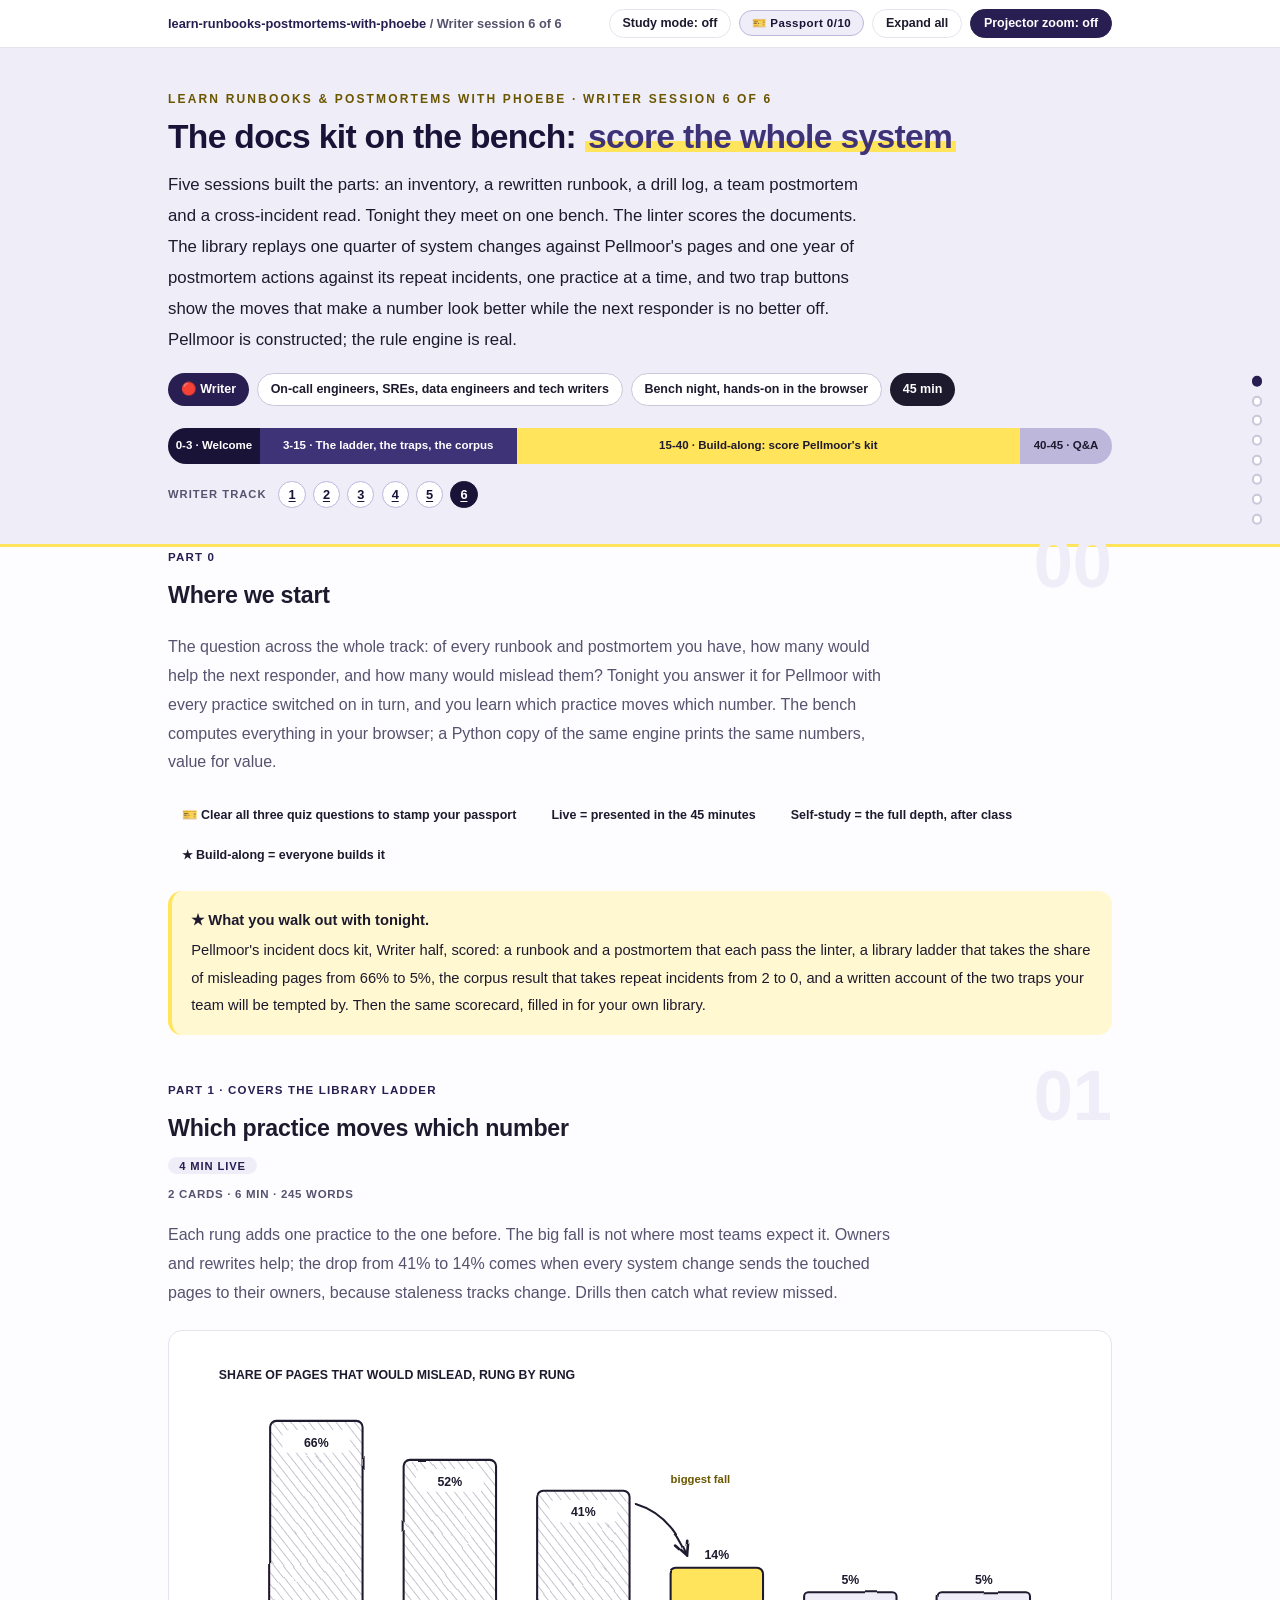
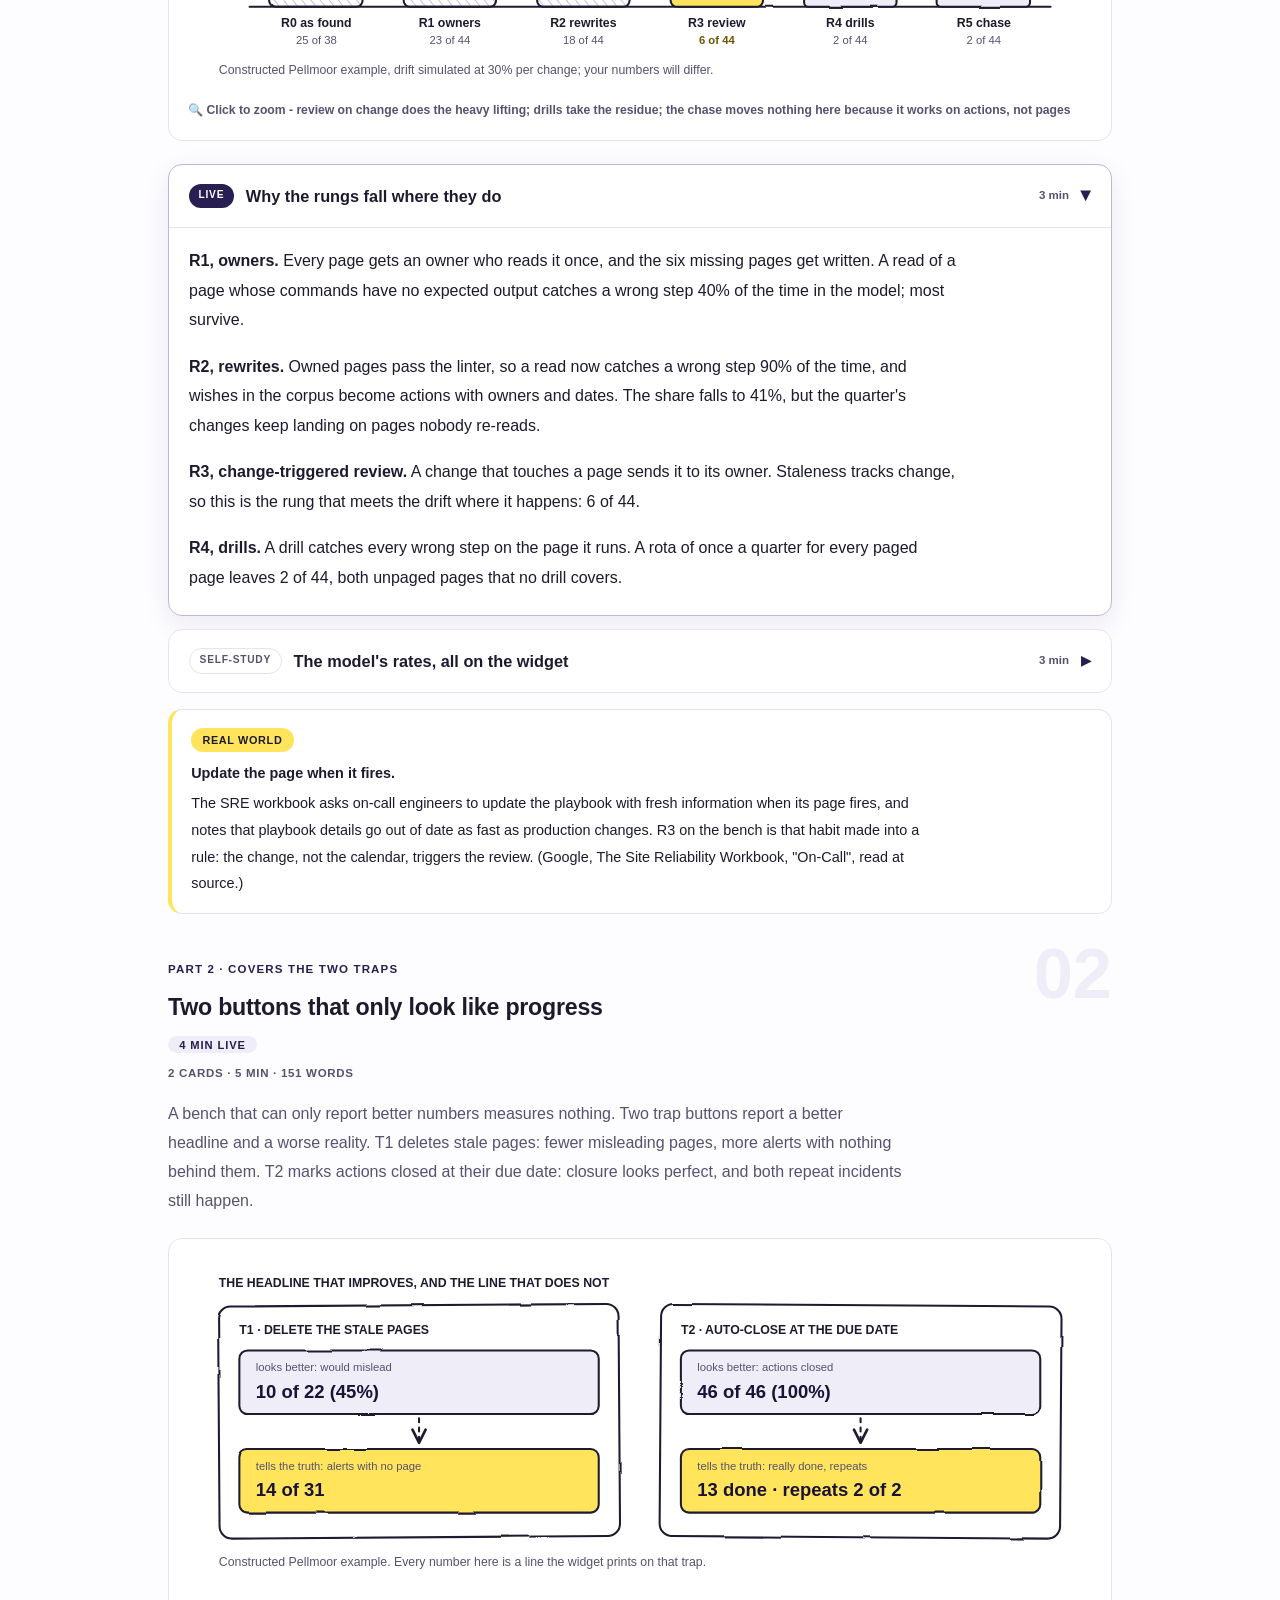
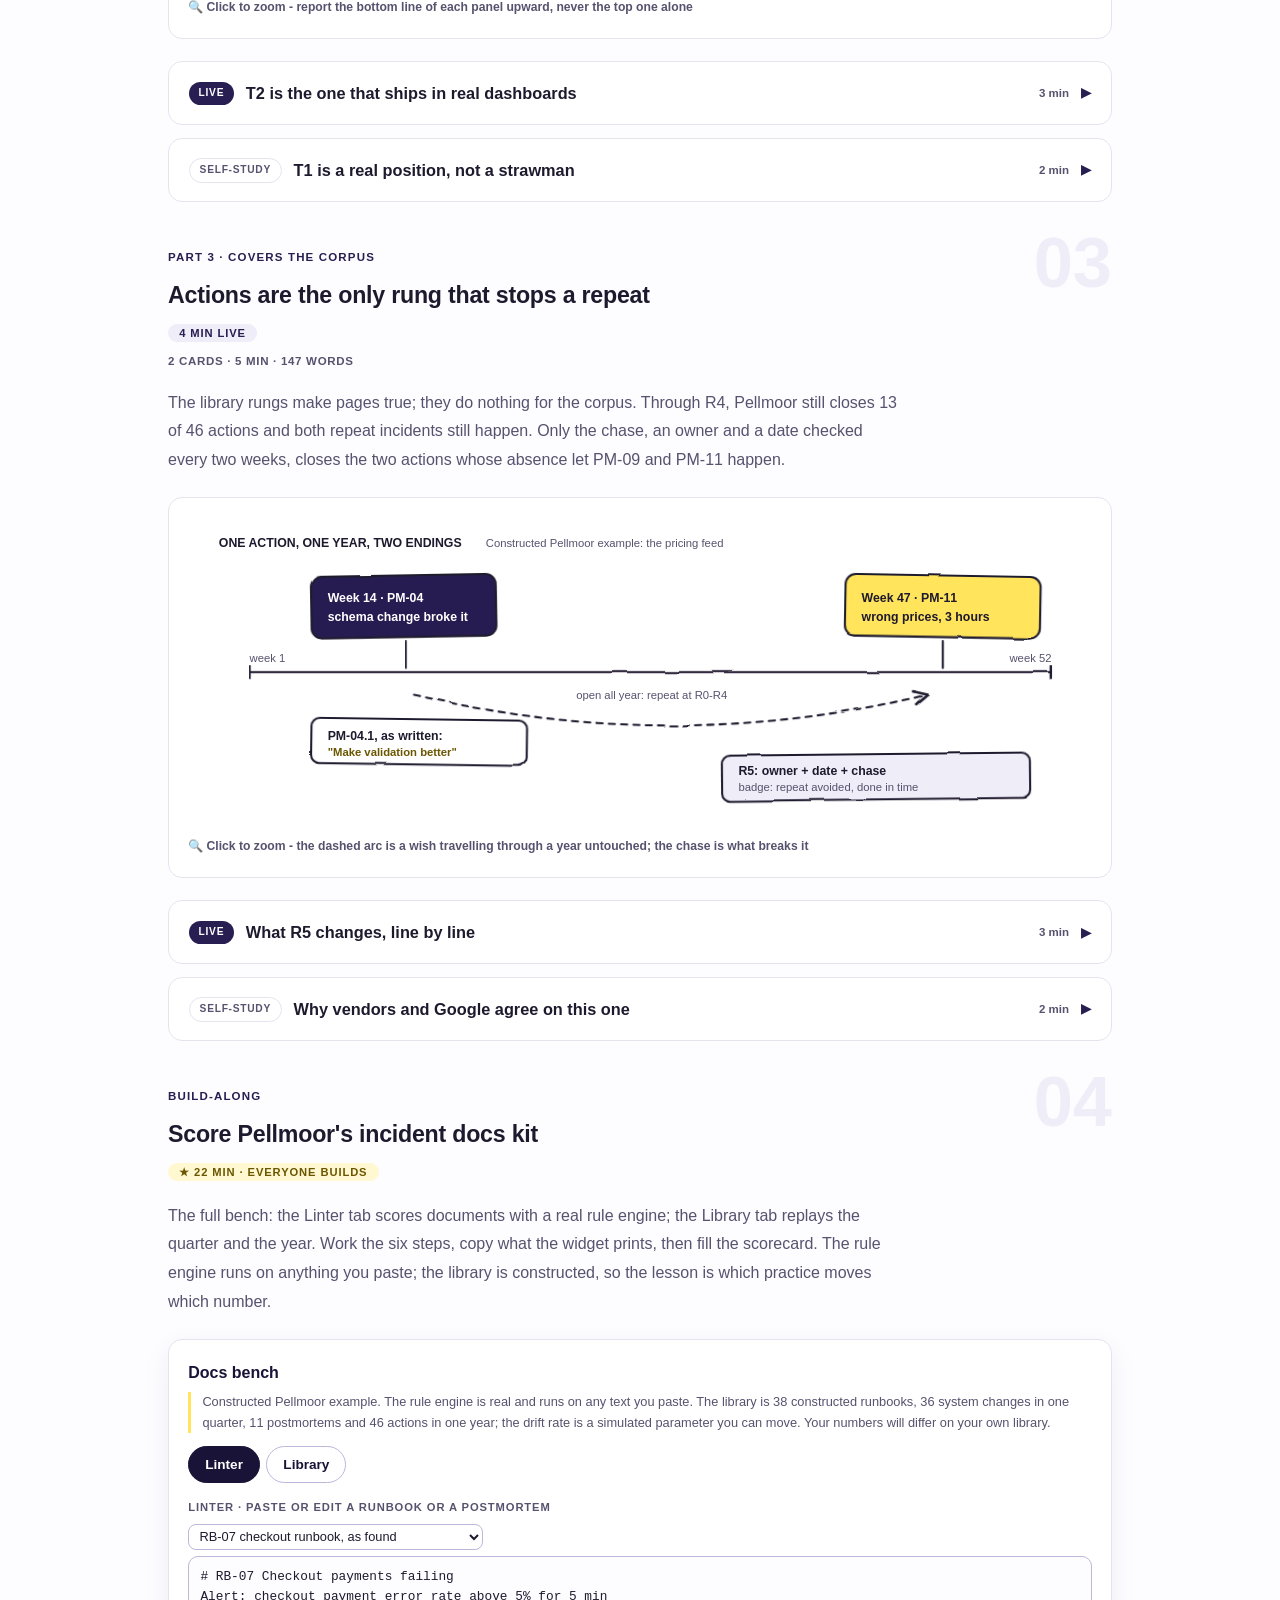
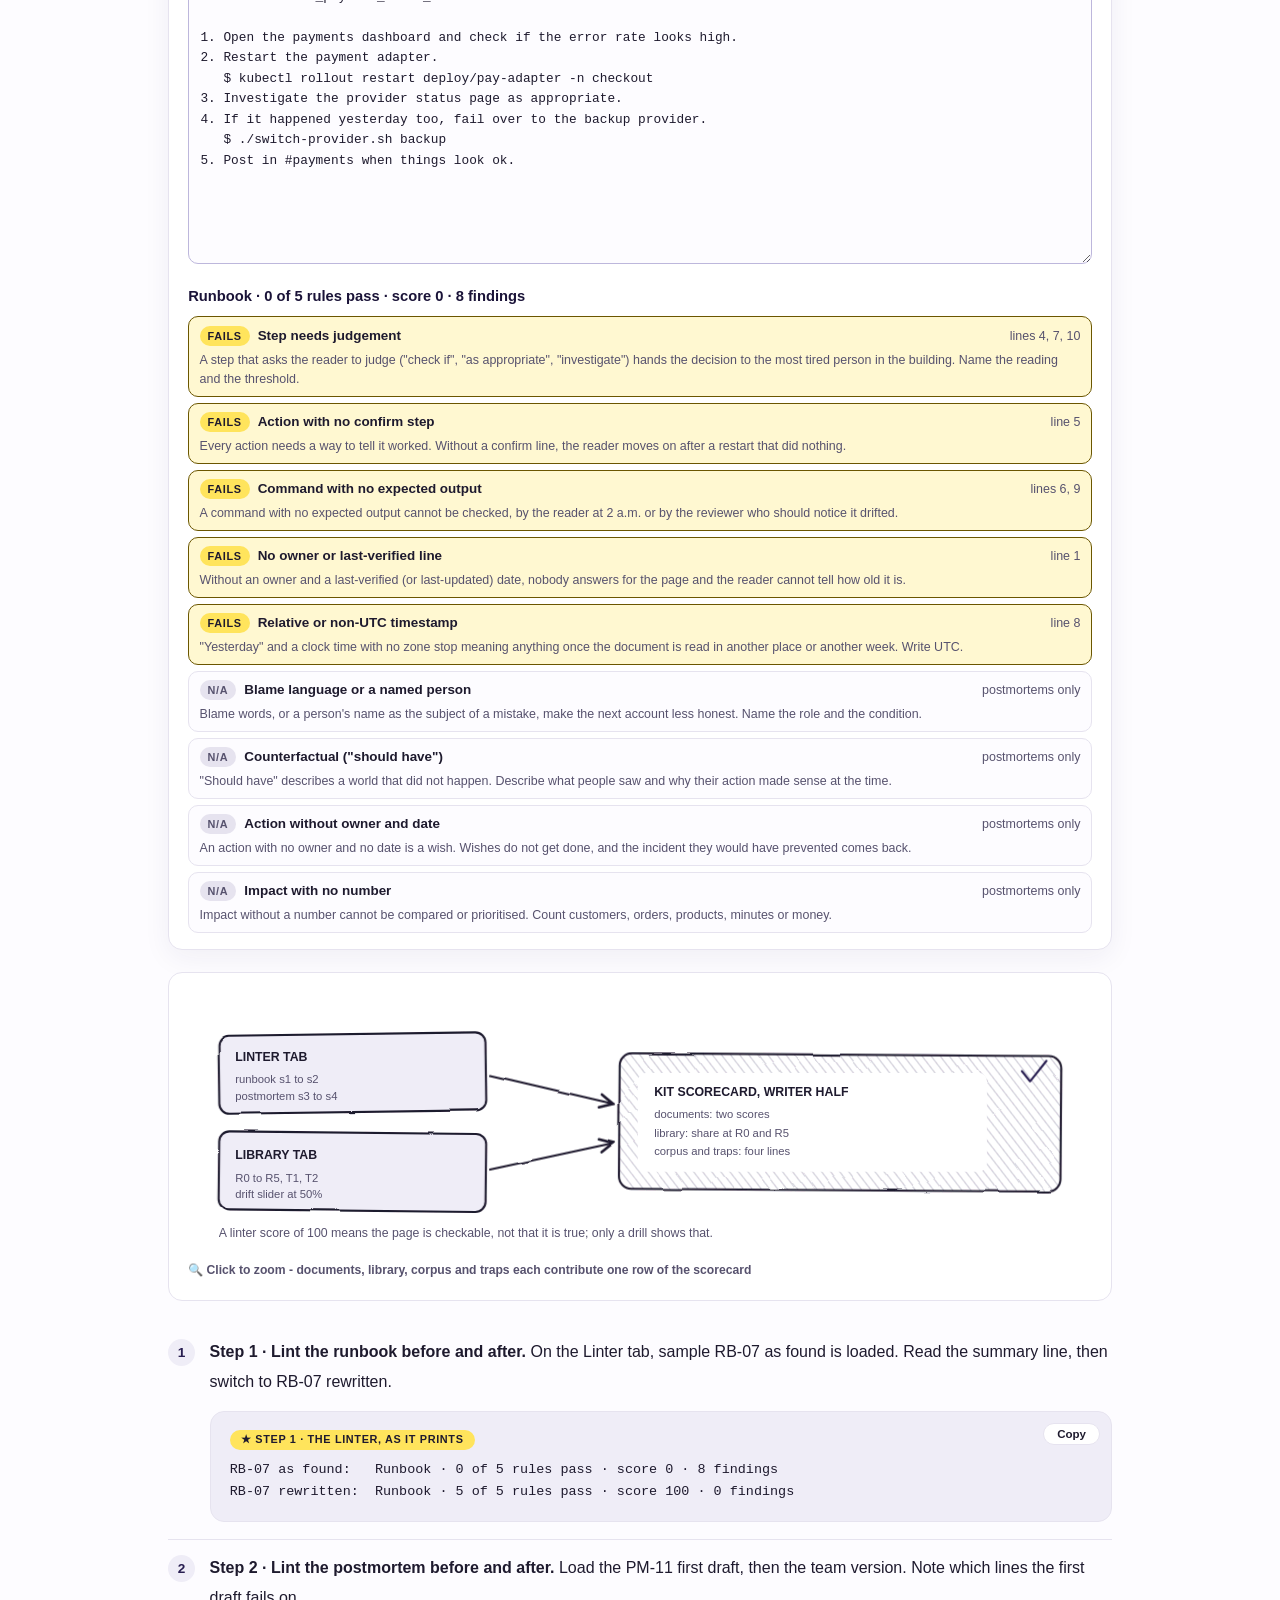
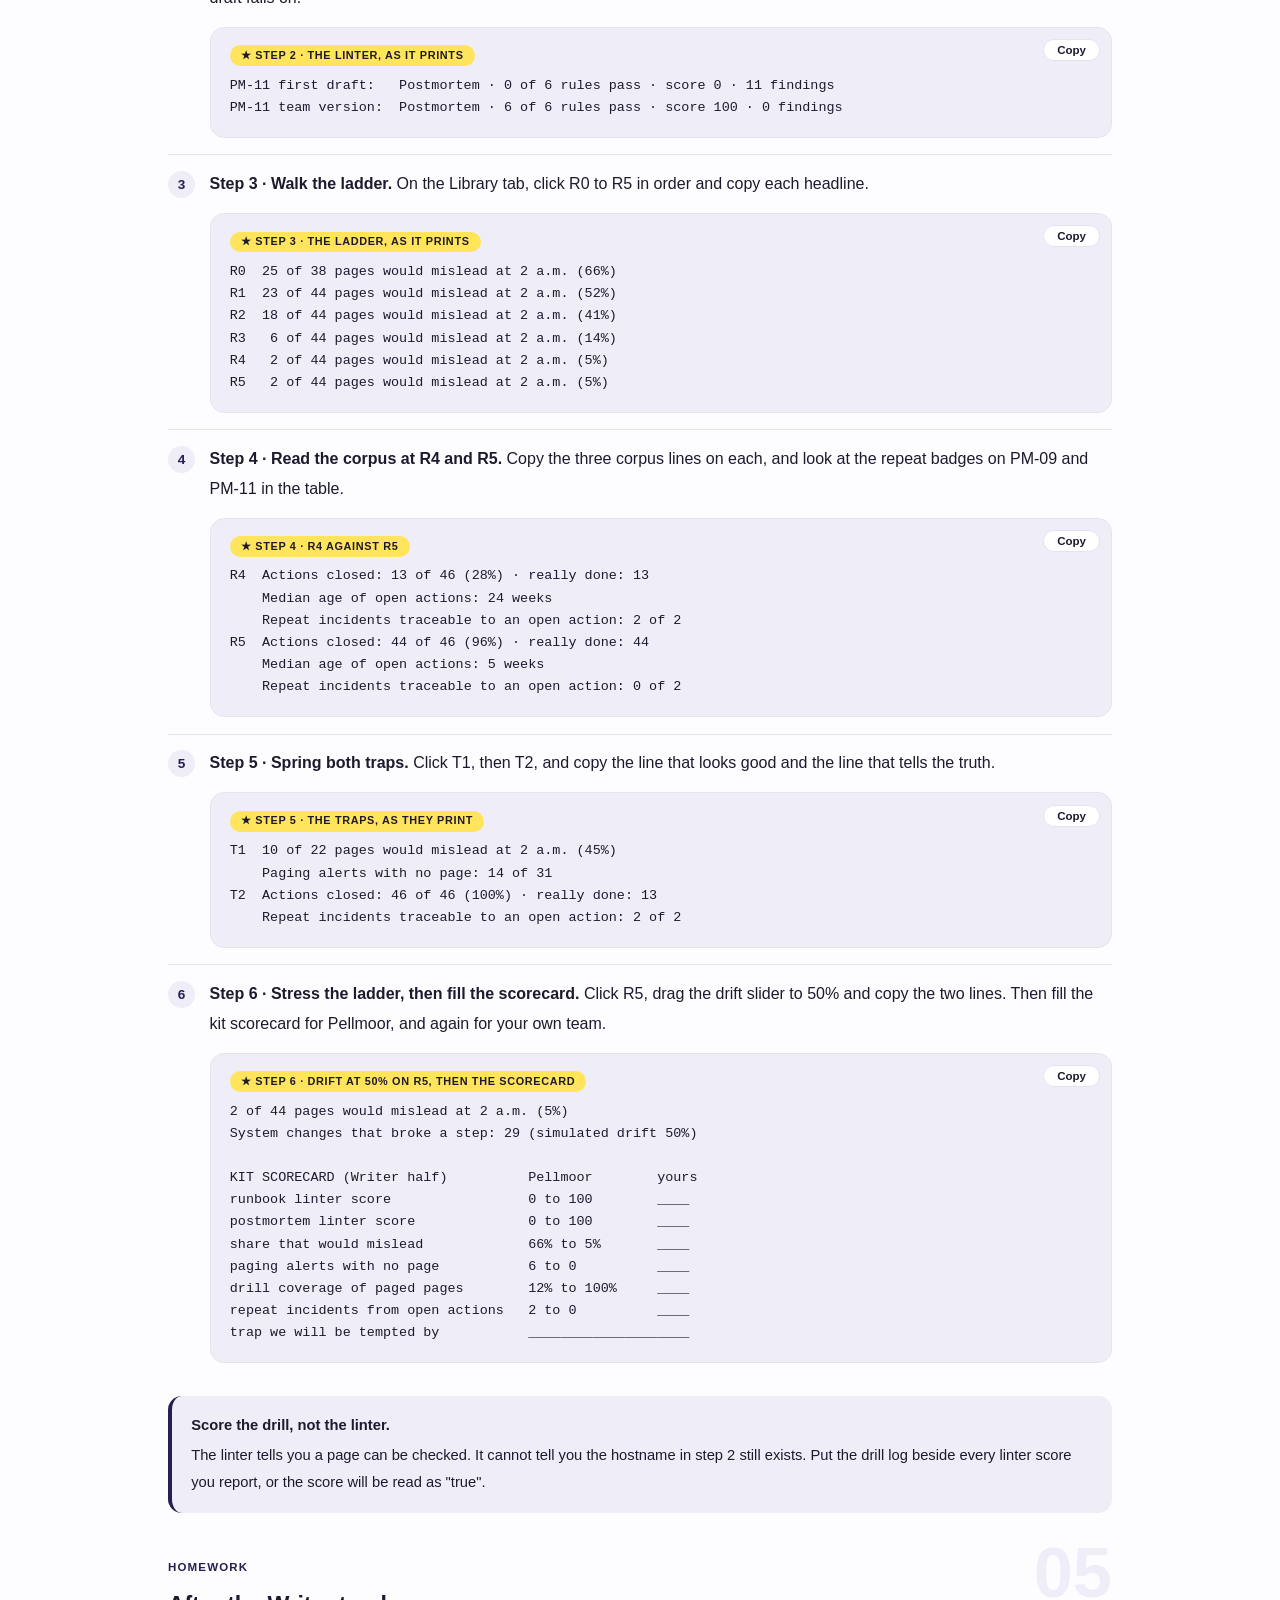
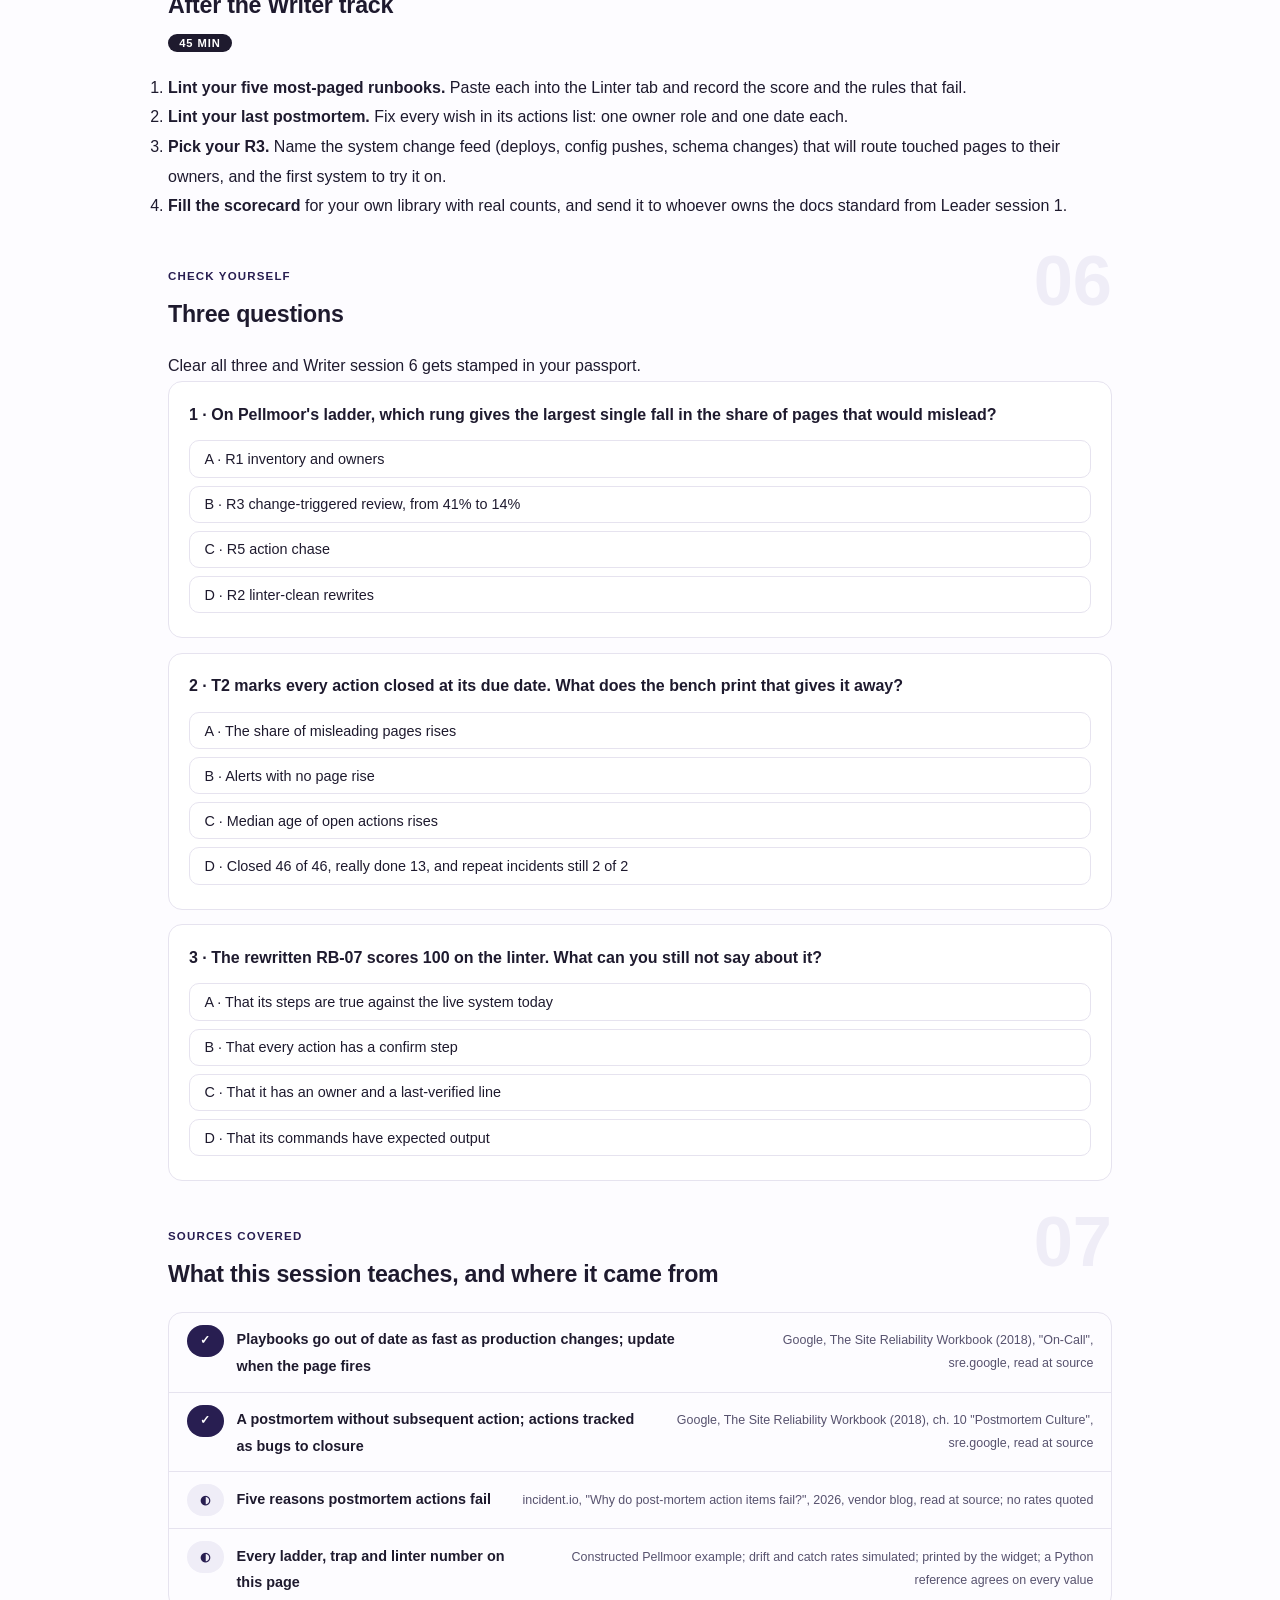
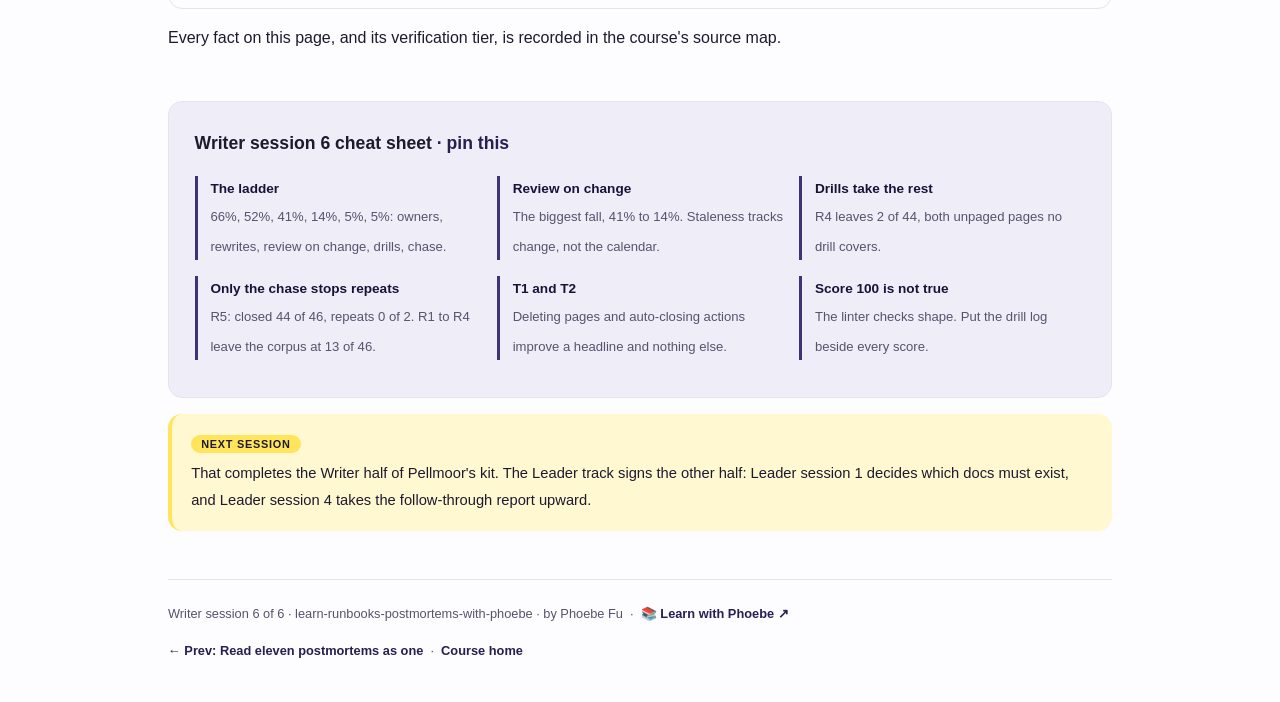
<file: courses/a6-the-docs-kit-on-the-bench.html>
<!DOCTYPE html>
<html lang="en">
<head>
<meta charset="UTF-8">
<meta name="viewport" content="width=device-width, initial-scale=1.0">
<!-- social:start -->
<meta name="description" content="Writer session 6 of 6. The docs kit on the bench: the linter on a runbook and a postmortem, the whole library ladder from as found to action chase, two traps that look like progress, and Pellmoor's incident docs kit scored.">
<meta property="og:type" content="article">
<meta property="og:site_name" content="Learn with Phoebe">
<meta property="og:title" content="The docs kit on the bench - learn runbooks and postmortems with phoebe">
<meta property="og:description" content="Writer session 6 of 6. Lint the pages, walk the ladder, spring the traps, score the kit.">
<meta property="og:url" content="https://phoebefu6.github.io/learn-runbooks-postmortems-with-phoebe/courses/a6-the-docs-kit-on-the-bench.html">
<meta property="og:image" content="https://phoebefu6.github.io/learn-runbooks-postmortems-with-phoebe/assets/og-cover.png">
<meta property="og:image:width" content="1200">
<meta property="og:image:height" content="630">
<meta name="twitter:card" content="summary_large_image">
<meta name="twitter:title" content="The docs kit on the bench - learn runbooks and postmortems with phoebe">
<meta name="twitter:description" content="Writer session 6 of 6. From 25 of 38 pages misleading to 2 of 44, and the two buttons that only look like progress.">
<meta name="twitter:image" content="https://phoebefu6.github.io/learn-runbooks-postmortems-with-phoebe/assets/og-cover.png">
<!-- social:end -->
<title>Writer session 6 · The docs kit on the bench - learn runbooks and postmortems with phoebe</title>
<link rel="stylesheet" href="../assets/style.css?v=2">
</head>
<body>

<div class="toolbar">
  <div class="wrap">
    <span class="crumb"><a href="../index.html">learn-runbooks-postmortems-with-phoebe</a> / Writer session 6 of 6</span>
    <button class="btn" id="toggle-all" type="button">Expand all</button>
    <button class="btn primary" id="zoom-toggle" type="button">Projector zoom: off</button>
  </div>
</div>

<header class="masthead">
  <div class="wrap">
    <div class="eyebrow">Learn Runbooks &amp; Postmortems with Phoebe · Writer session 6 of 6</div>
    <h1>The docs kit on the bench: <span class="accent">score the whole system</span></h1>
    <p class="sub">Five sessions built the parts: an inventory, a rewritten runbook, a drill log, a team postmortem and a cross-incident read. Tonight they meet on one bench. The linter scores the documents. The library replays one quarter of system changes against Pellmoor's pages and one year of postmortem actions against its repeat incidents, one practice at a time, and two trap buttons show the moves that make a number look better while the next responder is no better off. Pellmoor is constructed; the rule engine is real.</p>
    <div class="chip-row">
      <span class="chip level">🔴 Writer</span>
      <span class="chip audience">On-call engineers, SREs, data engineers and tech writers</span>
      <span class="chip audience">Bench night, hands-on in the browser</span>
      <span class="chip time">45 min</span>
    </div>
    <div class="agenda">
      <span class="a1" style="flex:1">0-3 · Welcome</span>
      <span class="a2" style="flex:3">3-15 · The ladder, the traps, the corpus</span>
      <span class="a3" style="flex:6">15-40 · Build-along: score Pellmoor's kit</span>
      <span class="a4" style="flex:1">40-45 · Q&amp;A</span>
    </div>
  </div>
</header>

<main class="wrap">

  <section class="section" id="intro">
    <div class="section-kicker">
      <span class="klabel">Part 0</span>
      <h2>Where we start</h2>
    </div>
    <p class="lede">The question across the whole track: of every runbook and postmortem you have, how many would help the next responder, and how many would mislead them? Tonight you answer it for Pellmoor with every practice switched on in turn, and you learn which practice moves which number. The bench computes everything in your browser; a Python copy of the same engine prints the same numbers, value for value.</p>

    <div class="legend">
      <span class="pill">🎫 Clear all three quiz questions to stamp your passport</span>
      <span class="pill">Live = presented in the 45 minutes</span>
      <span class="pill">Self-study = the full depth, after class</span>
      <span class="pill">★ Build-along = everyone builds it</span>
    </div>

    <div class="callout win">
      <p><strong>★ What you walk out with tonight.</strong> Pellmoor's incident docs kit, Writer half, scored: a runbook and a postmortem that each pass the linter, a library ladder that takes the share of misleading pages from 66% to 5%, the corpus result that takes repeat incidents from 2 to 0, and a written account of the two traps your team will be tempted by. Then the same scorecard, filled in for your own library.</p>
    </div>
  </section>

  <section class="section" id="part-1">
    <div class="section-kicker">
      <span class="klabel">Part 1 · covers the library ladder</span>
      <h2>Which practice moves which number</h2>
      <span class="tag concept">4 min live</span>
    </div>
    <p class="lede">Each rung adds one practice to the one before. The big fall is not where most teams expect it. Owners and rewrites help; the drop from 41% to 14% comes when every system change sends the touched pages to their owners, because staleness tracks change. Drills then catch what review missed.</p>

    <figure class="zoomable">
      <svg viewBox="0 0 880 330" xmlns="http://www.w3.org/2000/svg" role="img" aria-label="Bars for the share of Pellmoor's pages that would mislead at 2 a.m., one per rung: R0 as found 66 percent (25 of 38), R1 inventory and owners 52 percent (23 of 44), R2 linter-clean rewrites 41 percent (18 of 44), R3 change-triggered review 14 percent (6 of 44), R4 drill rota 5 percent (2 of 44), R5 action chase 5 percent (2 of 44). The largest single fall, 41 to 14, is highlighted at change-triggered review.">
        <defs>
          <filter id="a6aSk" x="-3%" y="-3%" width="106%" height="106%"><feTurbulence type="fractalNoise" baseFrequency="0.02" numOctaves="2" seed="61" result="n"/><feDisplacementMap in="SourceGraphic" in2="n" scale="2.4" xChannelSelector="R" yChannelSelector="G"/></filter>
          <pattern id="a6aHc" patternUnits="userSpaceOnUse" width="7" height="7" patternTransform="rotate(-38)"><line x1="0" y1="0" x2="0" y2="7" stroke="#281E51" stroke-width="1" opacity=".5"/></pattern>
          <marker id="a6aAr" viewBox="0 0 10 10" refX="9" refY="5" markerWidth="8" markerHeight="8" orient="auto"><path d="M1 1 L9 5 L1 9" fill="none" stroke="#1E1A2E" stroke-width="1.6" stroke-linecap="round"/></marker>
        </defs>
        <style>
          .a6aH { font: 800 12px Inter, sans-serif; fill: #1E1A2E; }
          .a6aL { font: 600 12px Inter, sans-serif; fill: #1E1A2E; }
          .a6aS { font: 400 11px Inter, sans-serif; fill: #57526E; }
          .a6aB { font: 800 11px Inter, sans-serif; fill: #6B5600; }
          .a6aN { font: 400 12px Inter, sans-serif; fill: #57526E; }
        </style>

        <text class="a6aH" x="30" y="28">SHARE OF PAGES THAT WOULD MISLEAD, RUNG BY RUNG</text>

        <g filter="url(#a6aSk)" fill="none" stroke="#1E1A2E" stroke-width="2" stroke-linecap="round" stroke-linejoin="round">
          <path d="M60 250 L840 250"/>
          <rect x="80" y="69" width="90" height="181" rx="6" fill="url(#a6aHc)"/>
          <rect x="210" y="107" width="90" height="143" rx="6" fill="url(#a6aHc)"/>
          <rect x="340" y="137" width="90" height="113" rx="6" fill="url(#a6aHc)"/>
          <rect x="470" y="212" width="90" height="38" rx="6" fill="#FFE45C"/>
          <rect x="600" y="236" width="90" height="14" rx="4" fill="#EFEDF7"/>
          <rect x="730" y="236" width="90" height="14" rx="4" fill="#EFEDF7"/>
          <path d="M436 150 Q470 160 486 200" marker-end="url(#a6aAr)"/>
        </g>
        <rect x="92" y="78" width="66" height="22" rx="5" fill="#FFFFFF"/>
        <rect x="222" y="116" width="66" height="22" rx="5" fill="#FFFFFF"/>
        <rect x="352" y="146" width="66" height="22" rx="5" fill="#FFFFFF"/>

        <text class="a6aH" x="125" y="94" text-anchor="middle">66%</text>
        <text class="a6aH" x="255" y="132" text-anchor="middle">52%</text>
        <text class="a6aH" x="385" y="162" text-anchor="middle">41%</text>
        <text class="a6aH" x="515" y="204" text-anchor="middle">14%</text>
        <text class="a6aH" x="645" y="228" text-anchor="middle">5%</text>
        <text class="a6aH" x="775" y="228" text-anchor="middle">5%</text>

        <text class="a6aL" x="125" y="270" text-anchor="middle">R0 as found</text>
        <text class="a6aL" x="255" y="270" text-anchor="middle">R1 owners</text>
        <text class="a6aL" x="385" y="270" text-anchor="middle">R2 rewrites</text>
        <text class="a6aL" x="515" y="270" text-anchor="middle">R3 review</text>
        <text class="a6aL" x="645" y="270" text-anchor="middle">R4 drills</text>
        <text class="a6aL" x="775" y="270" text-anchor="middle">R5 chase</text>
        <text class="a6aS" x="125" y="286" text-anchor="middle">25 of 38</text>
        <text class="a6aS" x="255" y="286" text-anchor="middle">23 of 44</text>
        <text class="a6aS" x="385" y="286" text-anchor="middle">18 of 44</text>
        <text class="a6aB" x="515" y="286" text-anchor="middle">6 of 44</text>
        <text class="a6aS" x="645" y="286" text-anchor="middle">2 of 44</text>
        <text class="a6aS" x="775" y="286" text-anchor="middle">2 of 44</text>
        <text class="a6aB" x="470" y="130">biggest fall</text>

        <text class="a6aN" x="30" y="316">Constructed Pellmoor example, drift simulated at 30% per change; your numbers will differ.</text>
      </svg>
      <figcaption>🔍 Click to zoom - review on change does the heavy lifting; drills take the residue; the chase moves nothing here because it works on actions, not pages</figcaption>
    </figure>

    <details class="card" open>
      <summary><span class="mode live">Live</span>Why the rungs fall where they do<span class="mini">3 min</span><span class="caret">▶</span></summary>
      <div class="body">
        <p><strong>R1, owners.</strong> Every page gets an owner who reads it once, and the six missing pages get written. A read of a page whose commands have no expected output catches a wrong step 40% of the time in the model; most survive.</p>
        <p><strong>R2, rewrites.</strong> Owned pages pass the linter, so a read now catches a wrong step 90% of the time, and wishes in the corpus become actions with owners and dates. The share falls to 41%, but the quarter's changes keep landing on pages nobody re-reads.</p>
        <p><strong>R3, change-triggered review.</strong> A change that touches a page sends it to its owner. Staleness tracks change, so this is the rung that meets the drift where it happens: 6 of 44.</p>
        <p><strong>R4, drills.</strong> A drill catches every wrong step on the page it runs. A rota of once a quarter for every paged page leaves 2 of 44, both unpaged pages that no drill covers.</p>
      </div>
    </details>

    <details class="card">
      <summary><span class="mode self">Self-study</span>The model's rates, all on the widget<span class="mini">3 min</span><span class="caret">▶</span></summary>
      <div class="body">
        <p>Drift per change: 30% by default, simulated, movable with the slider. Catch rate when an owner reads or reviews a page: 90% if the page is linter-clean, 40% if not; also simulated, shipped as fixed rolls so every browser prints the same numbers. A drill catches 100%. No public measurement of these rates exists that the bench could borrow, so the bench claims only their ordering: review on change beats a one-off read, a clean page is easier to check than a vague one, and a drill is the only full test.</p>
      </div>
    </details>

    <div class="callout example">
      <span class="ex-pill">Real world</span>
      <p><strong>Update the page when it fires.</strong> The SRE workbook asks on-call engineers to update the playbook with fresh information when its page fires, and notes that playbook details go out of date as fast as production changes. R3 on the bench is that habit made into a rule: the change, not the calendar, triggers the review. (Google, The Site Reliability Workbook, "On-Call", read at source.)</p>
    </div>
  </section>

  <section class="section" id="part-2">
    <div class="section-kicker">
      <span class="klabel">Part 2 · covers the two traps</span>
      <h2>Two buttons that only look like progress</h2>
      <span class="tag concept">4 min live</span>
    </div>
    <p class="lede">A bench that can only report better numbers measures nothing. Two trap buttons report a better headline and a worse reality. T1 deletes stale pages: fewer misleading pages, more alerts with nothing behind them. T2 marks actions closed at their due date: closure looks perfect, and both repeat incidents still happen.</p>

    <figure class="zoomable">
      <svg viewBox="0 0 880 320" xmlns="http://www.w3.org/2000/svg" role="img" aria-label="Two trap panels. T1, delete the stale pages: the share that misleads falls to 10 of 22, 45 percent, while paging alerts with no page rise to 14 of 31. T2, auto-close at the due date: actions closed 46 of 46, 100 percent, while really done stays at 13, and repeat incidents traceable to an open action stay at 2 of 2. In each panel the number that looks good is on top and the number that tells the truth is highlighted below it.">
        <defs>
          <filter id="a6bSk" x="-3%" y="-3%" width="106%" height="106%"><feTurbulence type="fractalNoise" baseFrequency="0.02" numOctaves="2" seed="67" result="n"/><feDisplacementMap in="SourceGraphic" in2="n" scale="2.4" xChannelSelector="R" yChannelSelector="G"/></filter>
          <pattern id="a6bHc" patternUnits="userSpaceOnUse" width="7" height="7" patternTransform="rotate(-38)"><line x1="0" y1="0" x2="0" y2="7" stroke="#281E51" stroke-width="1" opacity=".5"/></pattern>
          <marker id="a6bAr" viewBox="0 0 10 10" refX="9" refY="5" markerWidth="8" markerHeight="8" orient="auto"><path d="M1 1 L9 5 L1 9" fill="none" stroke="#1E1A2E" stroke-width="1.6" stroke-linecap="round"/></marker>
        </defs>
        <style>
          .a6bH { font: 800 12px Inter, sans-serif; fill: #1E1A2E; }
          .a6bL { font: 600 12px Inter, sans-serif; fill: #1E1A2E; }
          .a6bS { font: 400 11px Inter, sans-serif; fill: #57526E; }
          .a6bV { font: 800 18px Inter, sans-serif; fill: #1A1338; }
          .a6bN { font: 400 12px Inter, sans-serif; fill: #57526E; }
        </style>

        <text class="a6bH" x="30" y="28">THE HEADLINE THAT IMPROVES, AND THE LINE THAT DOES NOT</text>

        <g filter="url(#a6bSk)" fill="none" stroke="#1E1A2E" stroke-width="2" stroke-linecap="round" stroke-linejoin="round">
          <rect x="30" y="46" width="390" height="226" rx="12" transform="rotate(-0.4 225 159)" fill="#FFFFFF"/>
          <rect x="460" y="46" width="390" height="226" rx="12" transform="rotate(0.4 655 159)" fill="#FFFFFF"/>
          <rect x="50" y="90" width="350" height="62" rx="8" fill="#EFEDF7"/>
          <rect x="50" y="186" width="350" height="62" rx="8" fill="#FFE45C"/>
          <rect x="480" y="90" width="350" height="62" rx="8" fill="#EFEDF7"/>
          <rect x="480" y="186" width="350" height="62" rx="8" fill="#FFE45C"/>
          <path d="M225 156 L225 180" stroke-dasharray="4 5" marker-end="url(#a6bAr)"/>
          <path d="M655 156 L655 180" stroke-dasharray="4 5" marker-end="url(#a6bAr)"/>
        </g>

        <text class="a6bH" x="50" y="74">T1 · DELETE THE STALE PAGES</text>
        <text class="a6bH" x="480" y="74">T2 · AUTO-CLOSE AT THE DUE DATE</text>

        <text class="a6bS" x="66" y="110">looks better: would mislead</text>
        <text class="a6bV" x="66" y="136">10 of 22 (45%)</text>
        <text class="a6bS" x="66" y="206">tells the truth: alerts with no page</text>
        <text class="a6bV" x="66" y="232">14 of 31</text>

        <text class="a6bS" x="496" y="110">looks better: actions closed</text>
        <text class="a6bV" x="496" y="136">46 of 46 (100%)</text>
        <text class="a6bS" x="496" y="206">tells the truth: really done, repeats</text>
        <text class="a6bV" x="496" y="232">13 done · repeats 2 of 2</text>

        <text class="a6bN" x="30" y="300">Constructed Pellmoor example. Every number here is a line the widget prints on that trap.</text>
      </svg>
      <figcaption>🔍 Click to zoom - report the bottom line of each panel upward, never the top one alone</figcaption>
    </figure>

    <details class="card">
      <summary><span class="mode live">Live</span>T2 is the one that ships in real dashboards<span class="mini">3 min</span><span class="caret">▶</span></summary>
      <div class="body">
        <p>Closure rate is easy to count and easy to game: close the ticket when the date passes, or reword the action until it is "done". The SRE workbook quotes Ben Treynor Sloss: a postmortem without subsequent action is indistinguishable from no postmortem. Marking actions closed is not subsequent action. The bench keeps two counters for this reason: closed, and really done. Leader session 4 is about the report that shows both.</p>
      </div>
    </details>

    <details class="card">
      <summary><span class="mode self">Self-study</span>T1 is a real position, not a strawman<span class="mini">2 min</span><span class="caret">▶</span></summary>
      <div class="body">
        <p>Deleting stale pages has serious defenders: a stale page is trusted, and trust in a wrong step costs more than a blank. Leader session 1 teaches both camps. On the bench the trade is visible: 16 pages deleted, the share falls from 66% to 45%, and 14 of 31 alerts now page a person with nothing behind them. Whether that trade is right depends on how your responders behave on a blank page, which only a drill can tell you.</p>
      </div>
    </details>
  </section>

  <section class="section" id="part-3">
    <div class="section-kicker">
      <span class="klabel">Part 3 · covers the corpus</span>
      <h2>Actions are the only rung that stops a repeat</h2>
      <span class="tag concept">4 min live</span>
    </div>
    <p class="lede">The library rungs make pages true; they do nothing for the corpus. Through R4, Pellmoor still closes 13 of 46 actions and both repeat incidents still happen. Only the chase, an owner and a date checked every two weeks, closes the two actions whose absence let PM-09 and PM-11 happen.</p>

    <figure class="zoomable">
      <svg viewBox="0 0 880 300" xmlns="http://www.w3.org/2000/svg" role="img" aria-label="A year-long timeline of Pellmoor's pricing feed. Week 14: PM-04, a supplier feed schema change broke validation; its action PM-04.1 is written as a wish with no due date, make validation better. It stays open. Week 47: PM-11, wrong prices shown to customers for 3 hours, the repeat. With owners, rewrites and a chase every two weeks, the action becomes owner plus date and is done in time, and the bench shows the badge repeat avoided.">
        <defs>
          <filter id="a6cSk" x="-3%" y="-3%" width="106%" height="106%"><feTurbulence type="fractalNoise" baseFrequency="0.02" numOctaves="2" seed="71" result="n"/><feDisplacementMap in="SourceGraphic" in2="n" scale="2.4" xChannelSelector="R" yChannelSelector="G"/></filter>
          <pattern id="a6cHc" patternUnits="userSpaceOnUse" width="7" height="7" patternTransform="rotate(-38)"><line x1="0" y1="0" x2="0" y2="7" stroke="#281E51" stroke-width="1" opacity=".5"/></pattern>
          <marker id="a6cAr" viewBox="0 0 10 10" refX="9" refY="5" markerWidth="8" markerHeight="8" orient="auto"><path d="M1 1 L9 5 L1 9" fill="none" stroke="#1E1A2E" stroke-width="1.6" stroke-linecap="round"/></marker>
        </defs>
        <style>
          .a6cH { font: 800 12px Inter, sans-serif; fill: #1E1A2E; }
          .a6cL { font: 600 12px Inter, sans-serif; fill: #1E1A2E; }
          .a6cS { font: 400 11px Inter, sans-serif; fill: #57526E; }
          .a6cB { font: 800 11px Inter, sans-serif; fill: #6B5600; }
          .a6cW { font: 800 12px Inter, sans-serif; fill: #FFFFFF; }
          .a6cN { font: 400 12px Inter, sans-serif; fill: #57526E; }
        </style>

        <text class="a6cH" x="30" y="28">ONE ACTION, ONE YEAR, TWO ENDINGS</text>
        <text class="a6cS" x="290" y="28">Constructed Pellmoor example: the pricing feed</text>

        <g filter="url(#a6cSk)" fill="none" stroke="#1E1A2E" stroke-width="2" stroke-linecap="round" stroke-linejoin="round">
          <path d="M60 150 L840 150"/>
          <path d="M60 144 L60 156 M840 144 L840 156"/>
          <rect x="120" y="56" width="180" height="60" rx="10" transform="rotate(-1 210 86)" fill="#281E51"/>
          <rect x="640" y="56" width="190" height="60" rx="10" transform="rotate(1 735 86)" fill="#FFE45C"/>
          <path d="M212 120 L212 146"/>
          <path d="M735 120 L735 146"/>
          <path d="M220 172 Q470 232 720 172" stroke-dasharray="6 6" marker-end="url(#a6cAr)"/>
          <rect x="120" y="196" width="210" height="44" rx="8" transform="rotate(0.8 225 218)" fill="#FFFFFF"/>
          <rect x="520" y="230" width="300" height="44" rx="8" transform="rotate(-0.6 670 252)" fill="#EFEDF7"/>
        </g>
        <rect x="370" y="162" width="200" height="20" rx="5" fill="#FFFFFF"/>

        <text class="a6cW" x="136" y="82">Week 14 · PM-04</text>
        <text class="a6cW" x="136" y="100">schema change broke it</text>
        <text class="a6cH" x="656" y="82">Week 47 · PM-11</text>
        <text class="a6cL" x="656" y="100">wrong prices, 3 hours</text>
        <text class="a6cS" x="60" y="140">week 1</text>
        <text class="a6cS" x="800" y="140">week 52</text>

        <text class="a6cL" x="136" y="216">PM-04.1, as written:</text>
        <text class="a6cB" x="136" y="232">"Make validation better"</text>
        <text class="a6cS" x="378" y="176">open all year: repeat at R0-R4</text>
        <text class="a6cL" x="536" y="250">R5: owner + date + chase</text>
        <text class="a6cS" x="536" y="266">badge: repeat avoided, done in time</text>
      </svg>
      <figcaption>🔍 Click to zoom - the dashed arc is a wish travelling through a year untouched; the chase is what breaks it</figcaption>
    </figure>

    <details class="card">
      <summary><span class="mode live">Live</span>What R5 changes, line by line<span class="mini">3 min</span><span class="caret">▶</span></summary>
      <div class="body">
        <p>At R4: actions closed 13 of 46 (28%), median age of open actions 24 weeks, repeat incidents traceable to an open action 2 of 2. At R5: 44 of 46 (96%), 5 weeks, 0 of 2. The two still open belong to the last postmortem of the year, too recent to finish. R2 had already turned every wish into an owner and a date; nothing closed until somebody checked.</p>
      </div>
    </details>

    <details class="card">
      <summary><span class="mode self">Self-study</span>Why vendors and Google agree on this one<span class="mini">2 min</span><span class="caret">▶</span></summary>
      <div class="body">
        <p>Google files postmortem actions as bugs in a central tracker so it can monitor closure, and rewards closing them, not just writing them. A 2026 incident.io post lists five reasons actions fail: no individual owner, kept in the document instead of the team's tracker, vague wording, no follow-up cadence, and systemic problems framed as technical tasks. It gives no measured rates, so quote none. (SRE workbook ch. 10, read at source; incident.io blog, vendor view, read at source.)</p>
      </div>
    </details>
  </section>

  <section class="section" id="demo-1">
    <div class="section-kicker">
      <span class="klabel">Build-along</span>
      <h2>Score Pellmoor's incident docs kit</h2>
      <span class="tag demo">★ 22 min · everyone builds</span>
    </div>
    <p class="lede">The full bench: the Linter tab scores documents with a real rule engine; the Library tab replays the quarter and the year. Work the six steps, copy what the widget prints, then fill the scorecard. The rule engine runs on anything you paste; the library is constructed, so the lesson is which practice moves which number.</p>

    <div class="rbp-widget" data-mode="bench" data-rung="r0" data-sample="s1"></div>

    <figure class="zoomable">
      <svg viewBox="0 0 880 250" xmlns="http://www.w3.org/2000/svg" role="img" aria-label="How the two tabs feed the kit scorecard. The Linter tab scores the rewritten runbook and the team postmortem. The Library tab supplies the ladder, the two traps and the drift test. Both feed the scorecard: documents, library, corpus, traps.">
        <defs>
          <filter id="a6dSk" x="-3%" y="-3%" width="106%" height="106%"><feTurbulence type="fractalNoise" baseFrequency="0.02" numOctaves="2" seed="73" result="n"/><feDisplacementMap in="SourceGraphic" in2="n" scale="2.4" xChannelSelector="R" yChannelSelector="G"/></filter>
          <pattern id="a6dHc" patternUnits="userSpaceOnUse" width="7" height="7" patternTransform="rotate(-38)"><line x1="0" y1="0" x2="0" y2="7" stroke="#281E51" stroke-width="1" opacity=".5"/></pattern>
          <marker id="a6dAr" viewBox="0 0 10 10" refX="9" refY="5" markerWidth="8" markerHeight="8" orient="auto"><path d="M1 1 L9 5 L1 9" fill="none" stroke="#1E1A2E" stroke-width="1.6" stroke-linecap="round"/></marker>
        </defs>
        <style>
          .a6dH { font: 800 12px Inter, sans-serif; fill: #1E1A2E; }
          .a6dS { font: 400 11px Inter, sans-serif; fill: #57526E; }
          .a6dN { font: 400 12px Inter, sans-serif; fill: #57526E; }
        </style>

        <g filter="url(#a6dSk)" fill="none" stroke="#1E1A2E" stroke-width="2" stroke-linecap="round" stroke-linejoin="round">
          <rect x="30" y="40" width="260" height="76" rx="10" transform="rotate(-0.8 160 78)" fill="#EFEDF7"/>
          <rect x="30" y="136" width="260" height="76" rx="10" transform="rotate(0.6 160 174)" fill="#EFEDF7"/>
          <rect x="420" y="60" width="430" height="132" rx="12" transform="rotate(0.4 635 126)" fill="url(#a6dHc)"/>
          <path d="M294 80 L414 108" marker-end="url(#a6dAr)"/>
          <path d="M294 172 L414 146" marker-end="url(#a6dAr)"/>
          <!-- doodle: a tick mark on the scorecard -->
          <path d="M812 76 L820 86 L836 66" stroke="#281E51"/>
        </g>
        <rect x="438" y="78" width="340" height="96" rx="8" fill="#FFFFFF"/>

        <text class="a6dH" x="46" y="66">LINTER TAB</text>
        <text class="a6dS" x="46" y="88">runbook s1 to s2</text>
        <text class="a6dS" x="46" y="104">postmortem s3 to s4</text>
        <text class="a6dH" x="46" y="162">LIBRARY TAB</text>
        <text class="a6dS" x="46" y="184">R0 to R5, T1, T2</text>
        <text class="a6dS" x="46" y="200">drift slider at 50%</text>
        <text class="a6dH" x="454" y="100">KIT SCORECARD, WRITER HALF</text>
        <text class="a6dS" x="454" y="122">documents: two scores</text>
        <text class="a6dS" x="454" y="140">library: share at R0 and R5</text>
        <text class="a6dS" x="454" y="158">corpus and traps: four lines</text>
        <text class="a6dN" x="30" y="238">A linter score of 100 means the page is checkable, not that it is true; only a drill shows that.</text>
      </svg>
      <figcaption>🔍 Click to zoom - documents, library, corpus and traps each contribute one row of the scorecard</figcaption>
    </figure>

    <div class="steps">
      <div class="step">
        <p><strong>Step 1 · Lint the runbook before and after.</strong> On the Linter tab, sample RB-07 as found is loaded. Read the summary line, then switch to RB-07 rewritten.</p>
        <div class="prompt-box good"><span class="label">★ Step 1 · the linter, as it prints</span>RB-07 as found:   Runbook · 0 of 5 rules pass · score 0 · 8 findings
RB-07 rewritten:  Runbook · 5 of 5 rules pass · score 100 · 0 findings</div>
      </div>
      <div class="step">
        <p><strong>Step 2 · Lint the postmortem before and after.</strong> Load the PM-11 first draft, then the team version. Note which lines the first draft fails on.</p>
        <div class="prompt-box good"><span class="label">★ Step 2 · the linter, as it prints</span>PM-11 first draft:   Postmortem · 0 of 6 rules pass · score 0 · 11 findings
PM-11 team version:  Postmortem · 6 of 6 rules pass · score 100 · 0 findings</div>
      </div>
      <div class="step">
        <p><strong>Step 3 · Walk the ladder.</strong> On the Library tab, click R0 to R5 in order and copy each headline.</p>
        <div class="prompt-box good"><span class="label">★ Step 3 · the ladder, as it prints</span>R0  25 of 38 pages would mislead at 2 a.m. (66%)
R1  23 of 44 pages would mislead at 2 a.m. (52%)
R2  18 of 44 pages would mislead at 2 a.m. (41%)
R3   6 of 44 pages would mislead at 2 a.m. (14%)
R4   2 of 44 pages would mislead at 2 a.m. (5%)
R5   2 of 44 pages would mislead at 2 a.m. (5%)</div>
      </div>
      <div class="step">
        <p><strong>Step 4 · Read the corpus at R4 and R5.</strong> Copy the three corpus lines on each, and look at the repeat badges on PM-09 and PM-11 in the table.</p>
        <div class="prompt-box good"><span class="label">★ Step 4 · R4 against R5</span>R4  Actions closed: 13 of 46 (28%) · really done: 13
    Median age of open actions: 24 weeks
    Repeat incidents traceable to an open action: 2 of 2
R5  Actions closed: 44 of 46 (96%) · really done: 44
    Median age of open actions: 5 weeks
    Repeat incidents traceable to an open action: 0 of 2</div>
      </div>
      <div class="step">
        <p><strong>Step 5 · Spring both traps.</strong> Click T1, then T2, and copy the line that looks good and the line that tells the truth.</p>
        <div class="prompt-box good"><span class="label">★ Step 5 · the traps, as they print</span>T1  10 of 22 pages would mislead at 2 a.m. (45%)
    Paging alerts with no page: 14 of 31
T2  Actions closed: 46 of 46 (100%) · really done: 13
    Repeat incidents traceable to an open action: 2 of 2</div>
      </div>
      <div class="step">
        <p><strong>Step 6 · Stress the ladder, then fill the scorecard.</strong> Click R5, drag the drift slider to 50% and copy the two lines. Then fill the kit scorecard for Pellmoor, and again for your own team.</p>
        <div class="prompt-box good"><span class="label">★ Step 6 · drift at 50% on R5, then the scorecard</span>2 of 44 pages would mislead at 2 a.m. (5%)
System changes that broke a step: 29 (simulated drift 50%)

KIT SCORECARD (Writer half)          Pellmoor        yours
runbook linter score                 0 to 100        ____
postmortem linter score              0 to 100        ____
share that would mislead             66% to 5%       ____
paging alerts with no page           6 to 0          ____
drill coverage of paged pages        12% to 100%     ____
repeat incidents from open actions   2 to 0          ____
trap we will be tempted by           ____________________</div>
      </div>
    </div>

    <div class="callout tip">
      <p><strong>Score the drill, not the linter.</strong> The linter tells you a page can be checked. It cannot tell you the hostname in step 2 still exists. Put the drill log beside every linter score you report, or the score will be read as "true".</p>
    </div>
  </section>

  <section class="section" id="exercise">
    <div class="section-kicker">
      <span class="klabel">Homework</span>
      <h2>After the Writer track</h2>
      <span class="tag exercise">45 min</span>
    </div>
    <ol>
      <li><strong>Lint your five most-paged runbooks.</strong> Paste each into the Linter tab and record the score and the rules that fail.</li>
      <li><strong>Lint your last postmortem.</strong> Fix every wish in its actions list: one owner role and one date each.</li>
      <li><strong>Pick your R3.</strong> Name the system change feed (deploys, config pushes, schema changes) that will route touched pages to their owners, and the first system to try it on.</li>
      <li><strong>Fill the scorecard</strong> for your own library with real counts, and send it to whoever owns the docs standard from Leader session 1.</li>
    </ol>
  </section>

  <section class="section" id="quiz">
    <div class="section-kicker">
      <span class="klabel">Check yourself</span>
      <h2>Three questions</h2>
    </div>
    <p>Clear all three and Writer session 6 gets stamped in your passport.</p>

    <div class="quiz-q" data-answer="1">
      <p class="qtext">1 · On Pellmoor's ladder, which rung gives the largest single fall in the share of pages that would mislead?</p>
      <button class="qopt" type="button">A · R1 inventory and owners</button>
      <button class="qopt" type="button">B · R3 change-triggered review, from 41% to 14%</button>
      <button class="qopt" type="button">C · R5 action chase</button>
      <button class="qopt" type="button">D · R2 linter-clean rewrites</button>
      <p class="qwhy">Staleness tracks change. Review triggered by the change meets drift where it happens, on a page that is now easy to check.</p>
    </div>

    <div class="quiz-q" data-answer="3">
      <p class="qtext">2 · T2 marks every action closed at its due date. What does the bench print that gives it away?</p>
      <button class="qopt" type="button">A · The share of misleading pages rises</button>
      <button class="qopt" type="button">B · Alerts with no page rise</button>
      <button class="qopt" type="button">C · Median age of open actions rises</button>
      <button class="qopt" type="button">D · Closed 46 of 46, really done 13, and repeat incidents still 2 of 2</button>
      <p class="qwhy">Marking an action closed is not doing it. The bench keeps closed and really done as separate counters for exactly this reason.</p>
    </div>

    <div class="quiz-q" data-answer="0">
      <p class="qtext">3 · The rewritten RB-07 scores 100 on the linter. What can you still not say about it?</p>
      <button class="qopt" type="button">A · That its steps are true against the live system today</button>
      <button class="qopt" type="button">B · That every action has a confirm step</button>
      <button class="qopt" type="button">C · That it has an owner and a last-verified line</button>
      <button class="qopt" type="button">D · That its commands have expected output</button>
      <p class="qwhy">The linter checks shape, not truth. A clean page is easy to check; only a drill checks it.</p>
    </div>

    <p class="quiz-score"></p>
  </section>

  <section class="section" id="official">
    <div class="section-kicker">
      <span class="klabel">Sources covered</span>
      <h2>What this session teaches, and where it came from</h2>
    </div>
    <div class="covered">
      <div class="covered-row"><span class="status pill solid">✓</span><span class="name">Playbooks go out of date as fast as production changes; update when the page fires</span><span class="note">Google, The Site Reliability Workbook (2018), "On-Call", sre.google, read at source</span></div>
      <div class="covered-row"><span class="status pill solid">✓</span><span class="name">A postmortem without subsequent action; actions tracked as bugs to closure</span><span class="note">Google, The Site Reliability Workbook (2018), ch. 10 "Postmortem Culture", sre.google, read at source</span></div>
      <div class="covered-row"><span class="status pill light">◐</span><span class="name">Five reasons postmortem actions fail</span><span class="note">incident.io, "Why do post-mortem action items fail?", 2026, vendor blog, read at source; no rates quoted</span></div>
      <div class="covered-row"><span class="status pill light">◐</span><span class="name">Every ladder, trap and linter number on this page</span><span class="note">Constructed Pellmoor example; drift and catch rates simulated; printed by the widget; a Python reference agrees on every value</span></div>
    </div>
    <p class="mono" style="margin-top:14px">Every fact on this page, and its verification tier, is recorded in the course's source map.</p>
  </section>

  <section class="cheat" id="cheatsheet">
    <h3>Writer session 6 cheat sheet <span>· pin this</span></h3>
    <div class="grid-2">
      <div class="cheat-item"><b>The ladder</b><span>66%, 52%, 41%, 14%, 5%, 5%: owners, rewrites, review on change, drills, chase.</span></div>
      <div class="cheat-item"><b>Review on change</b><span>The biggest fall, 41% to 14%. Staleness tracks change, not the calendar.</span></div>
      <div class="cheat-item"><b>Drills take the rest</b><span>R4 leaves 2 of 44, both unpaged pages no drill covers.</span></div>
      <div class="cheat-item"><b>Only the chase stops repeats</b><span>R5: closed 44 of 46, repeats 0 of 2. R1 to R4 leave the corpus at 13 of 46.</span></div>
      <div class="cheat-item"><b>T1 and T2</b><span>Deleting pages and auto-closing actions improve a headline and nothing else.</span></div>
      <div class="cheat-item"><b>Score 100 is not true</b><span>The linter checks shape. Put the drill log beside every score.</span></div>
    </div>
  </section>

  <div class="callout next">
    <span class="nx-pill">Next session</span>
    <p>That completes the Writer half of Pellmoor's kit. The Leader track signs the other half: Leader session 1 decides which docs must exist, and Leader session 4 takes the follow-through report upward.</p>
  </div>

  <footer class="pagefoot">
    <span>Writer session 6 of 6 · learn-runbooks-postmortems-with-phoebe · by Phoebe Fu &nbsp;·&nbsp; 📚 <a href="https://phoebefu6.github.io/learn-with-phoebe/">Learn with Phoebe ↗</a></span>
    <span><a href="a5-read-eleven-postmortems-as-one.html">← Prev: Read eleven postmortems as one</a> &nbsp;·&nbsp; <a href="../index.html">Course home</a></span>
  </footer>

</main>

<script src="../assets/rbp-sample.js?v=1"></script>
<script src="../assets/rbp-live.js?v=1"></script>
<script src="../assets/app.js?v=2"></script>
</body>
</html>
</file>
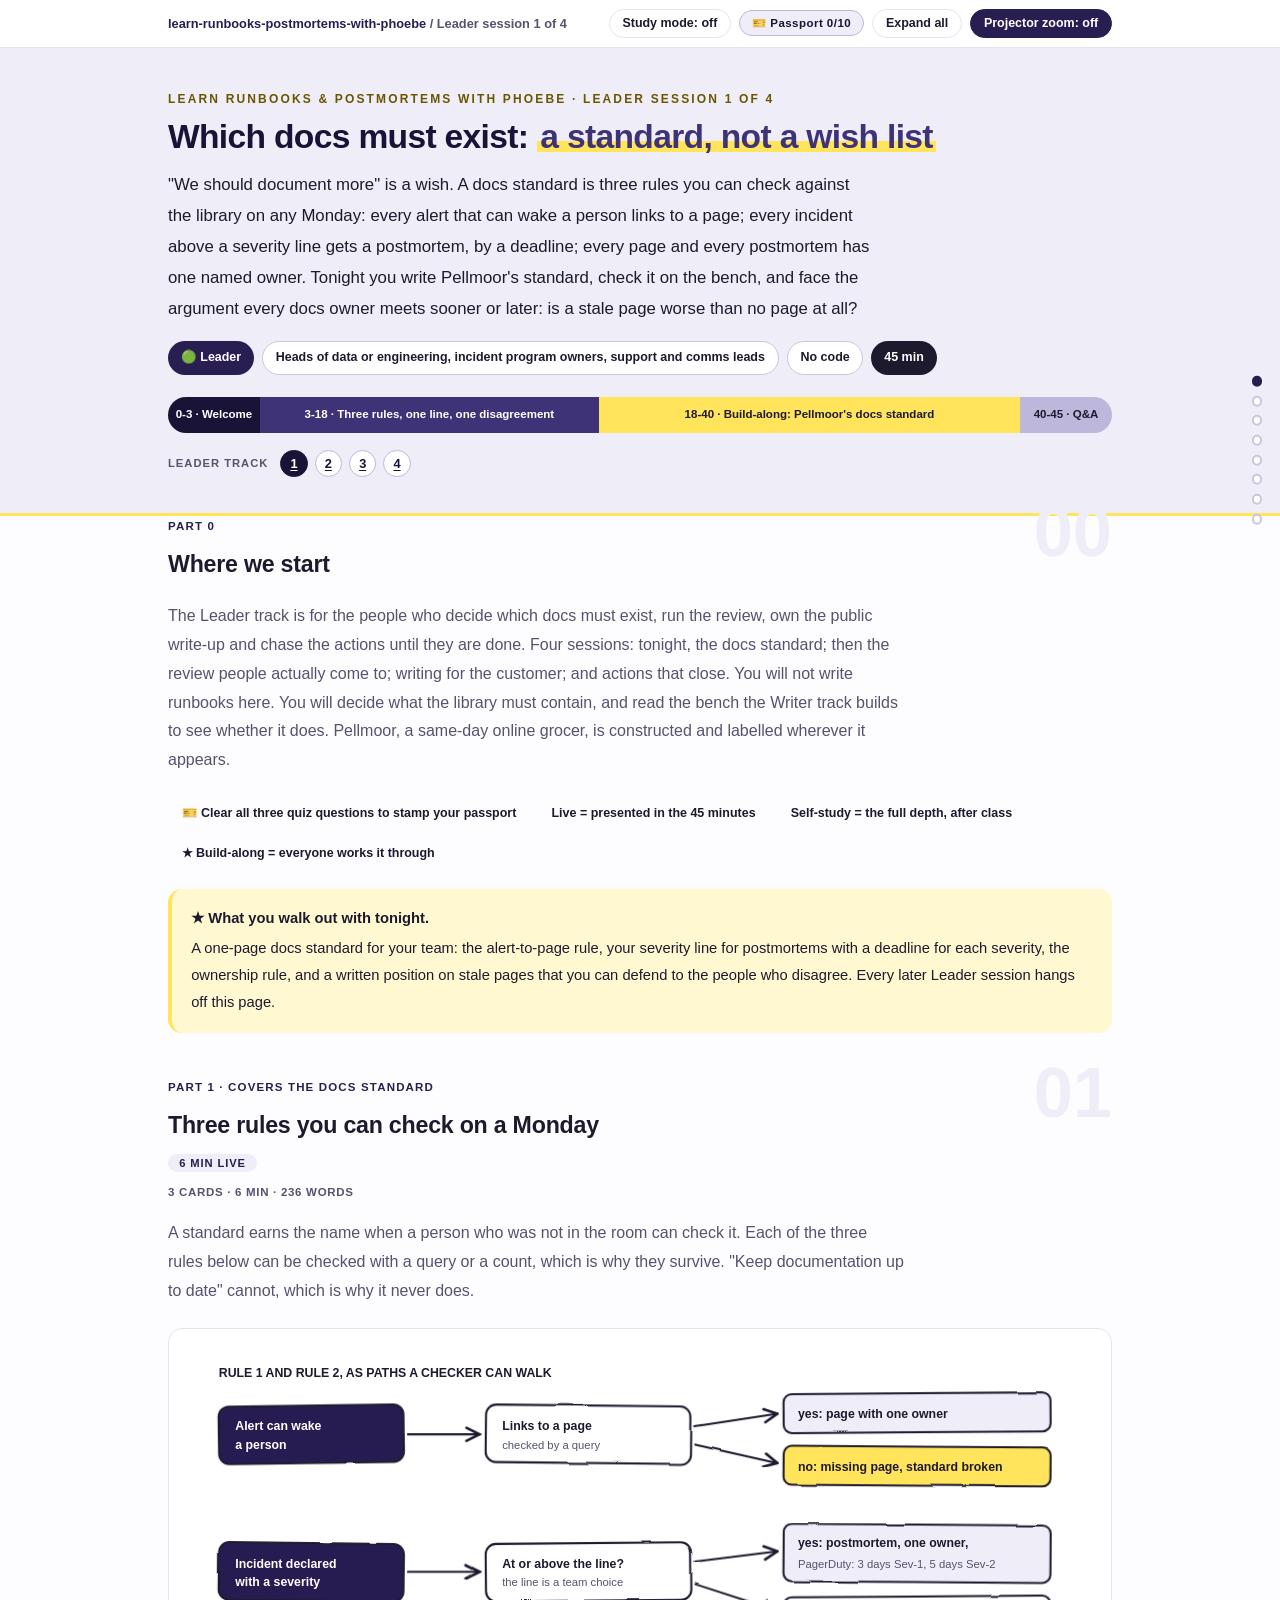
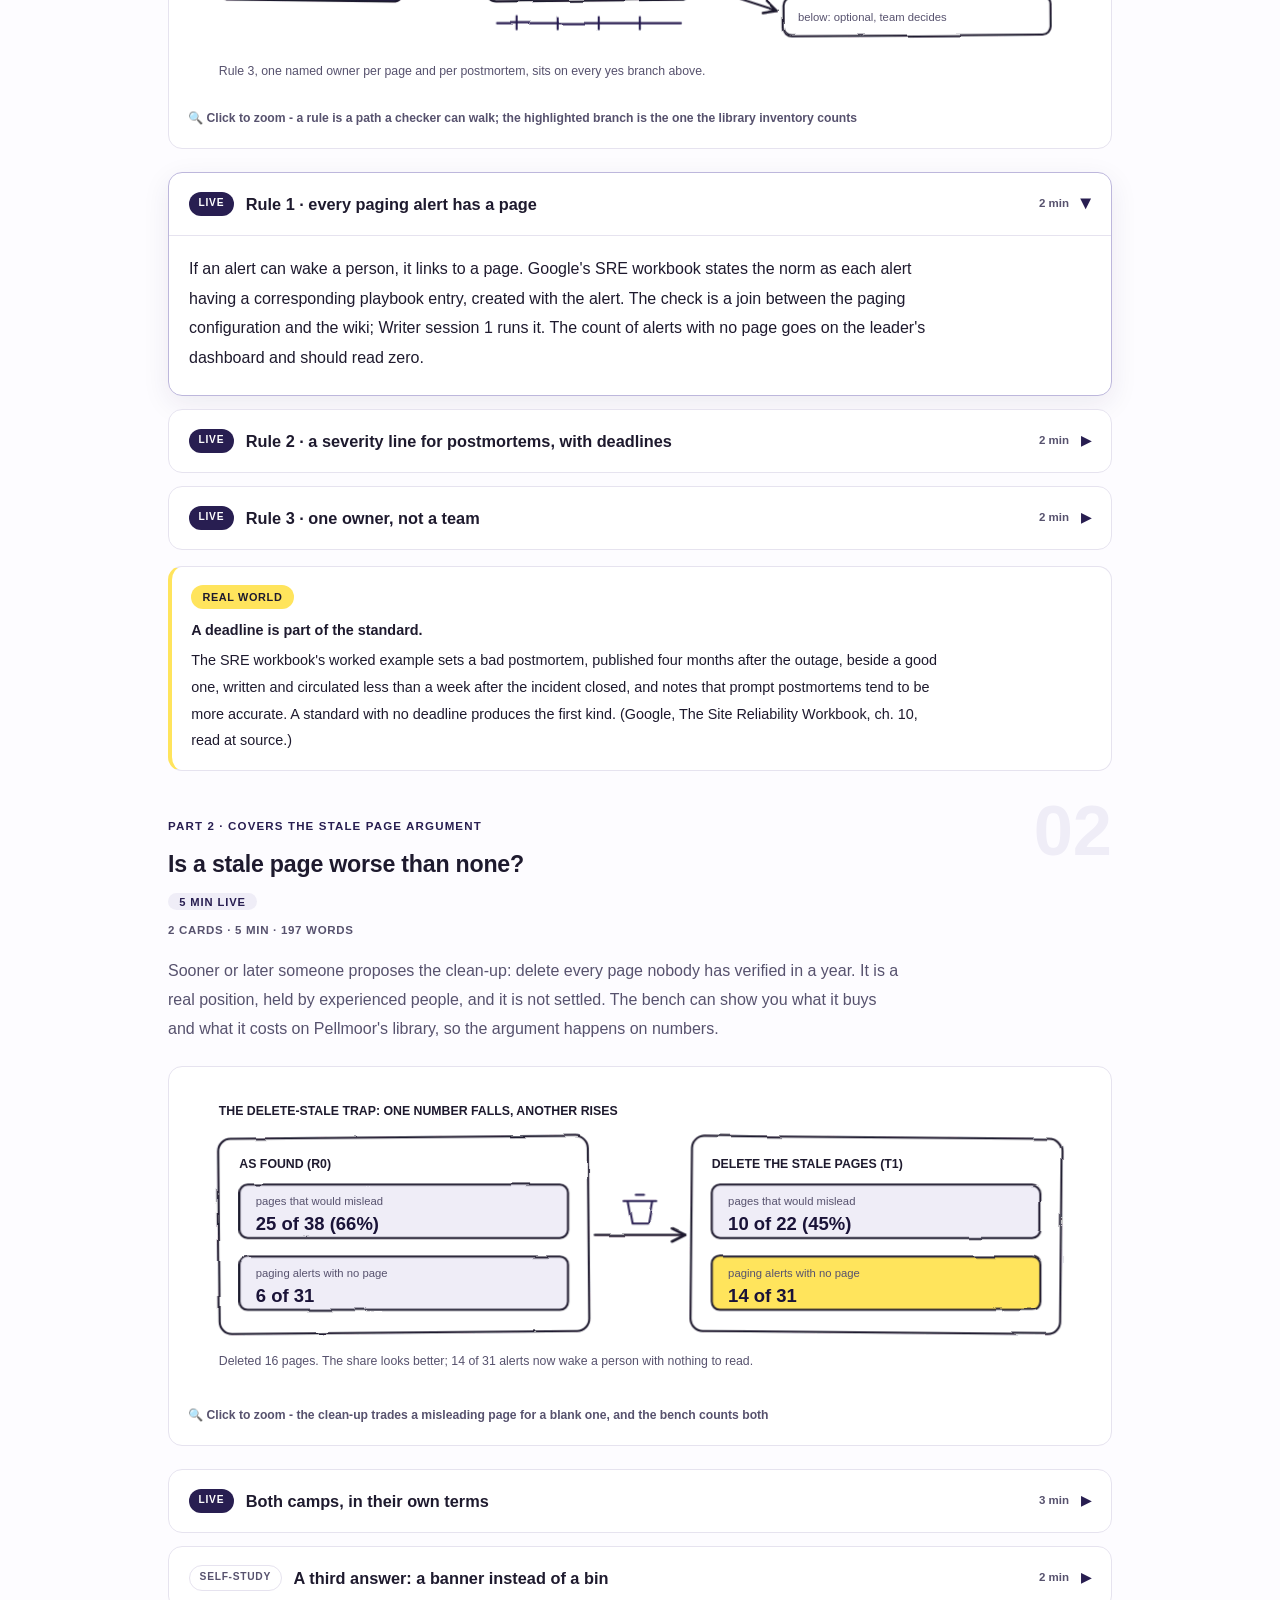
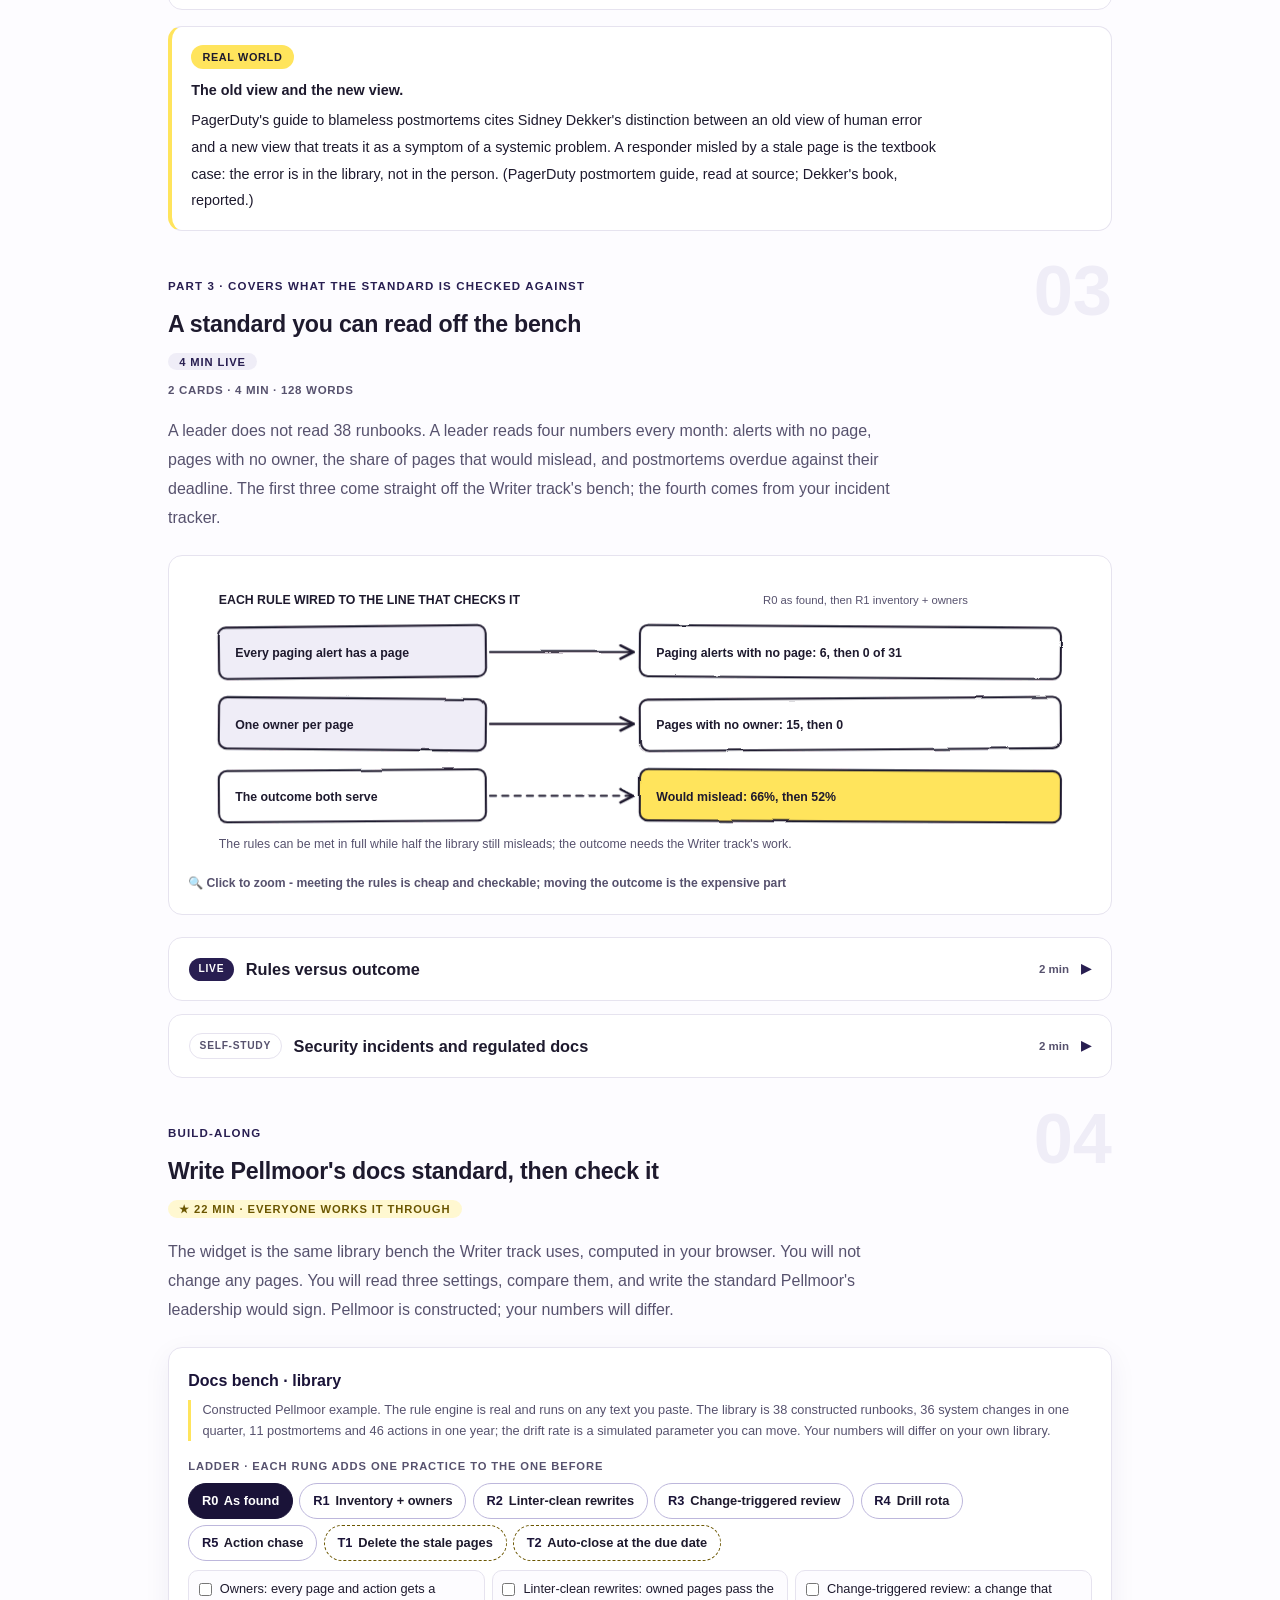
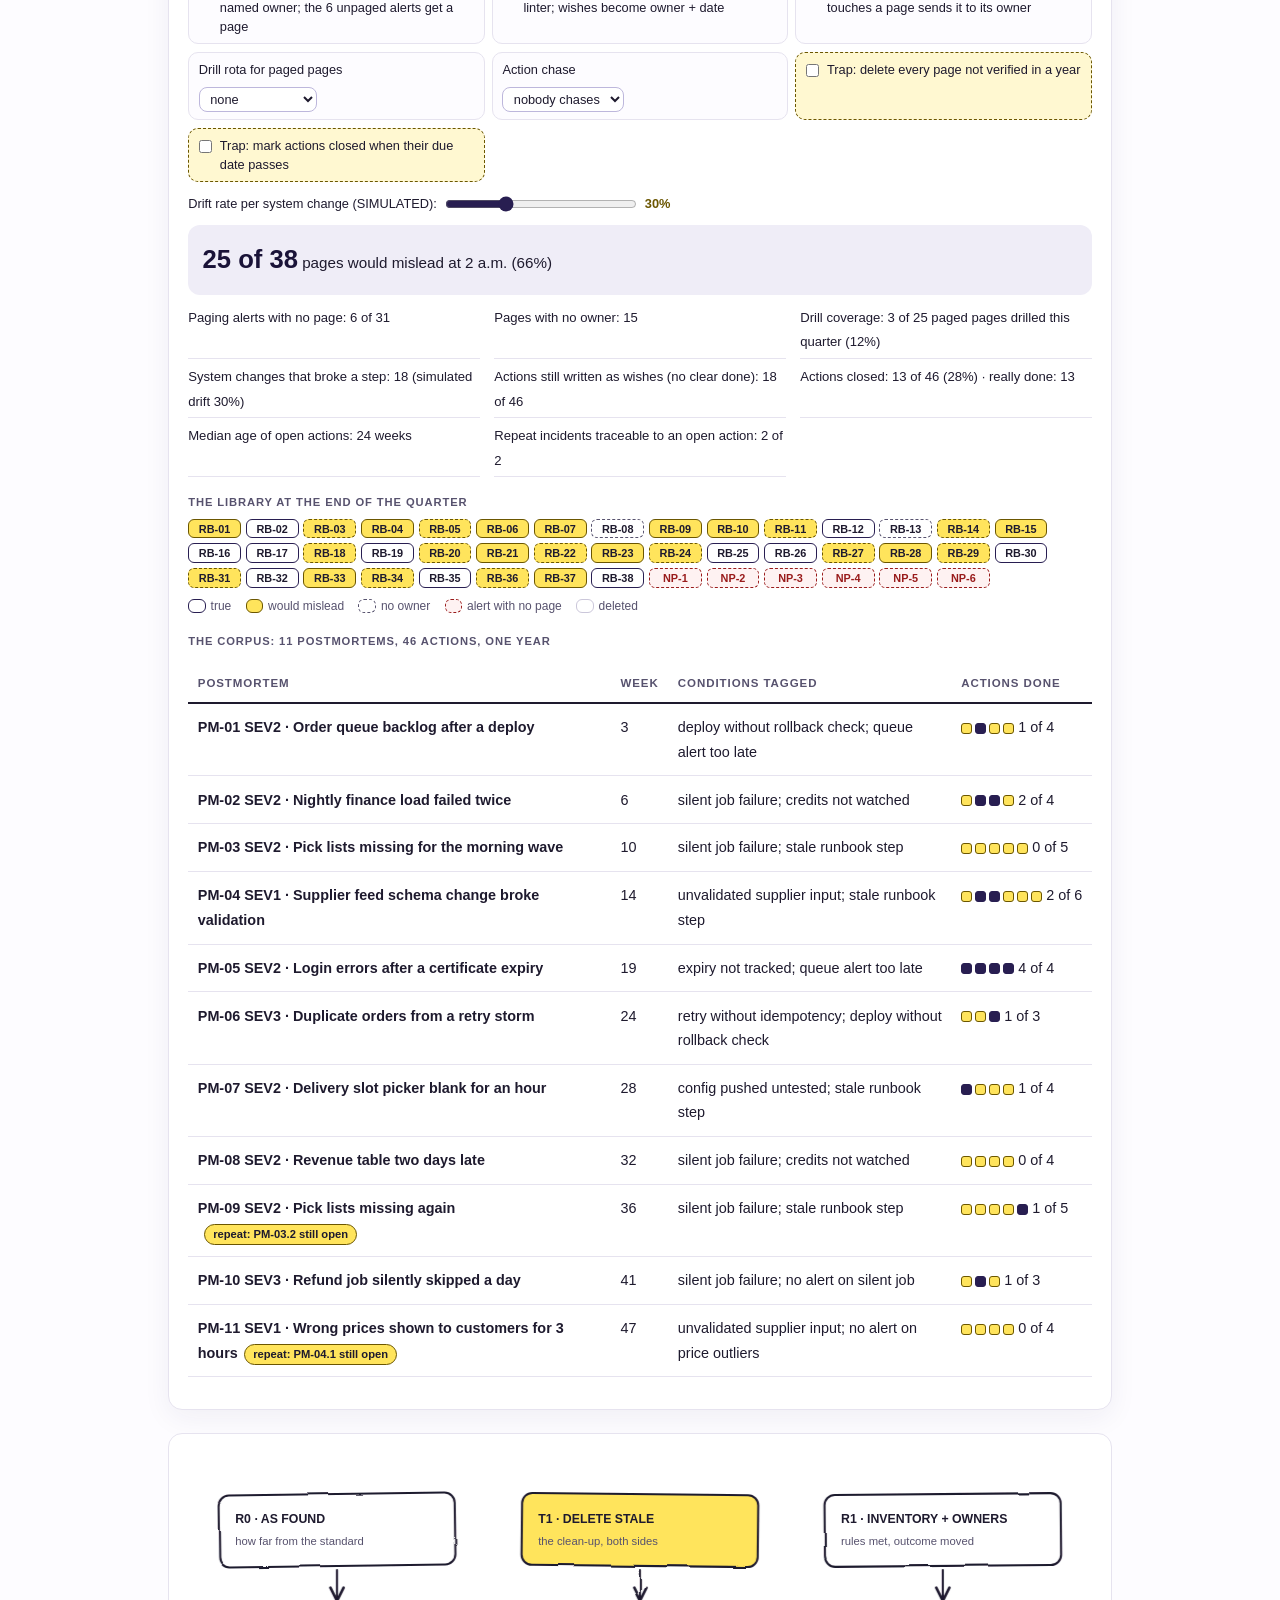
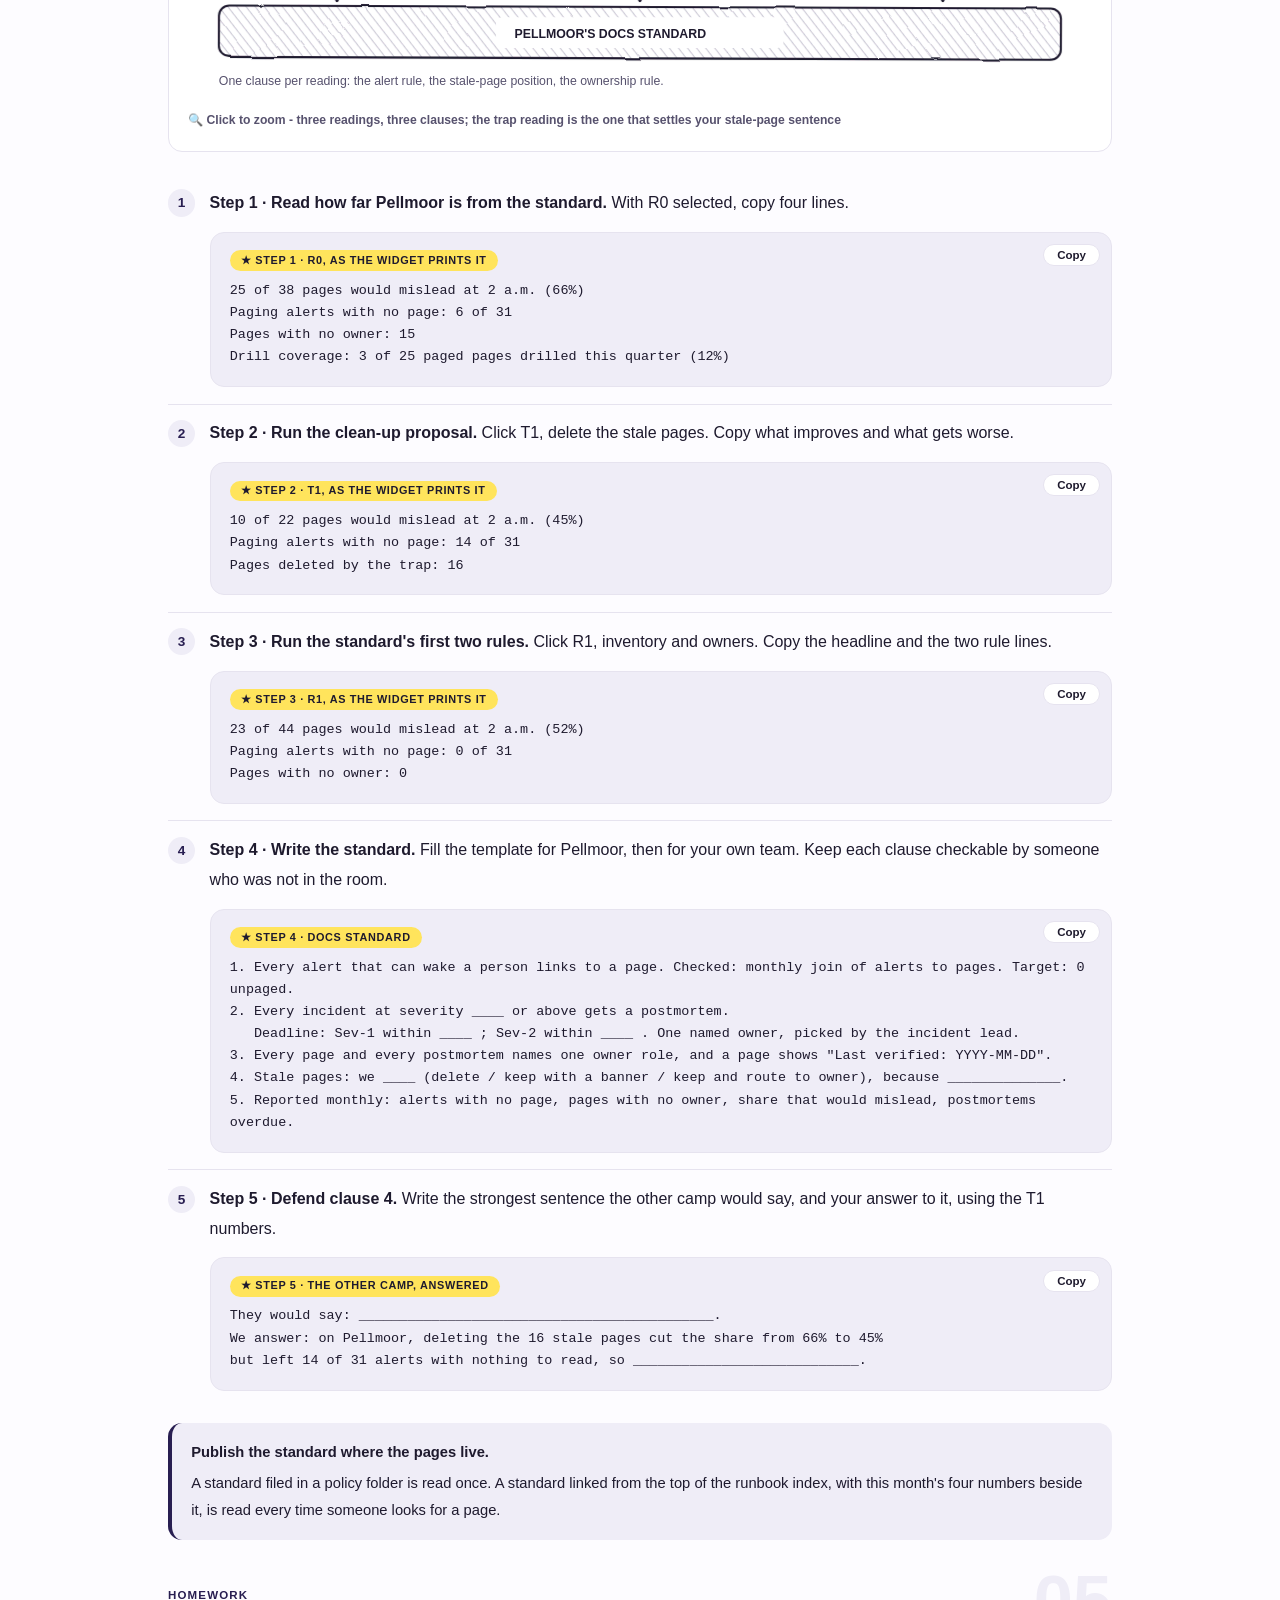
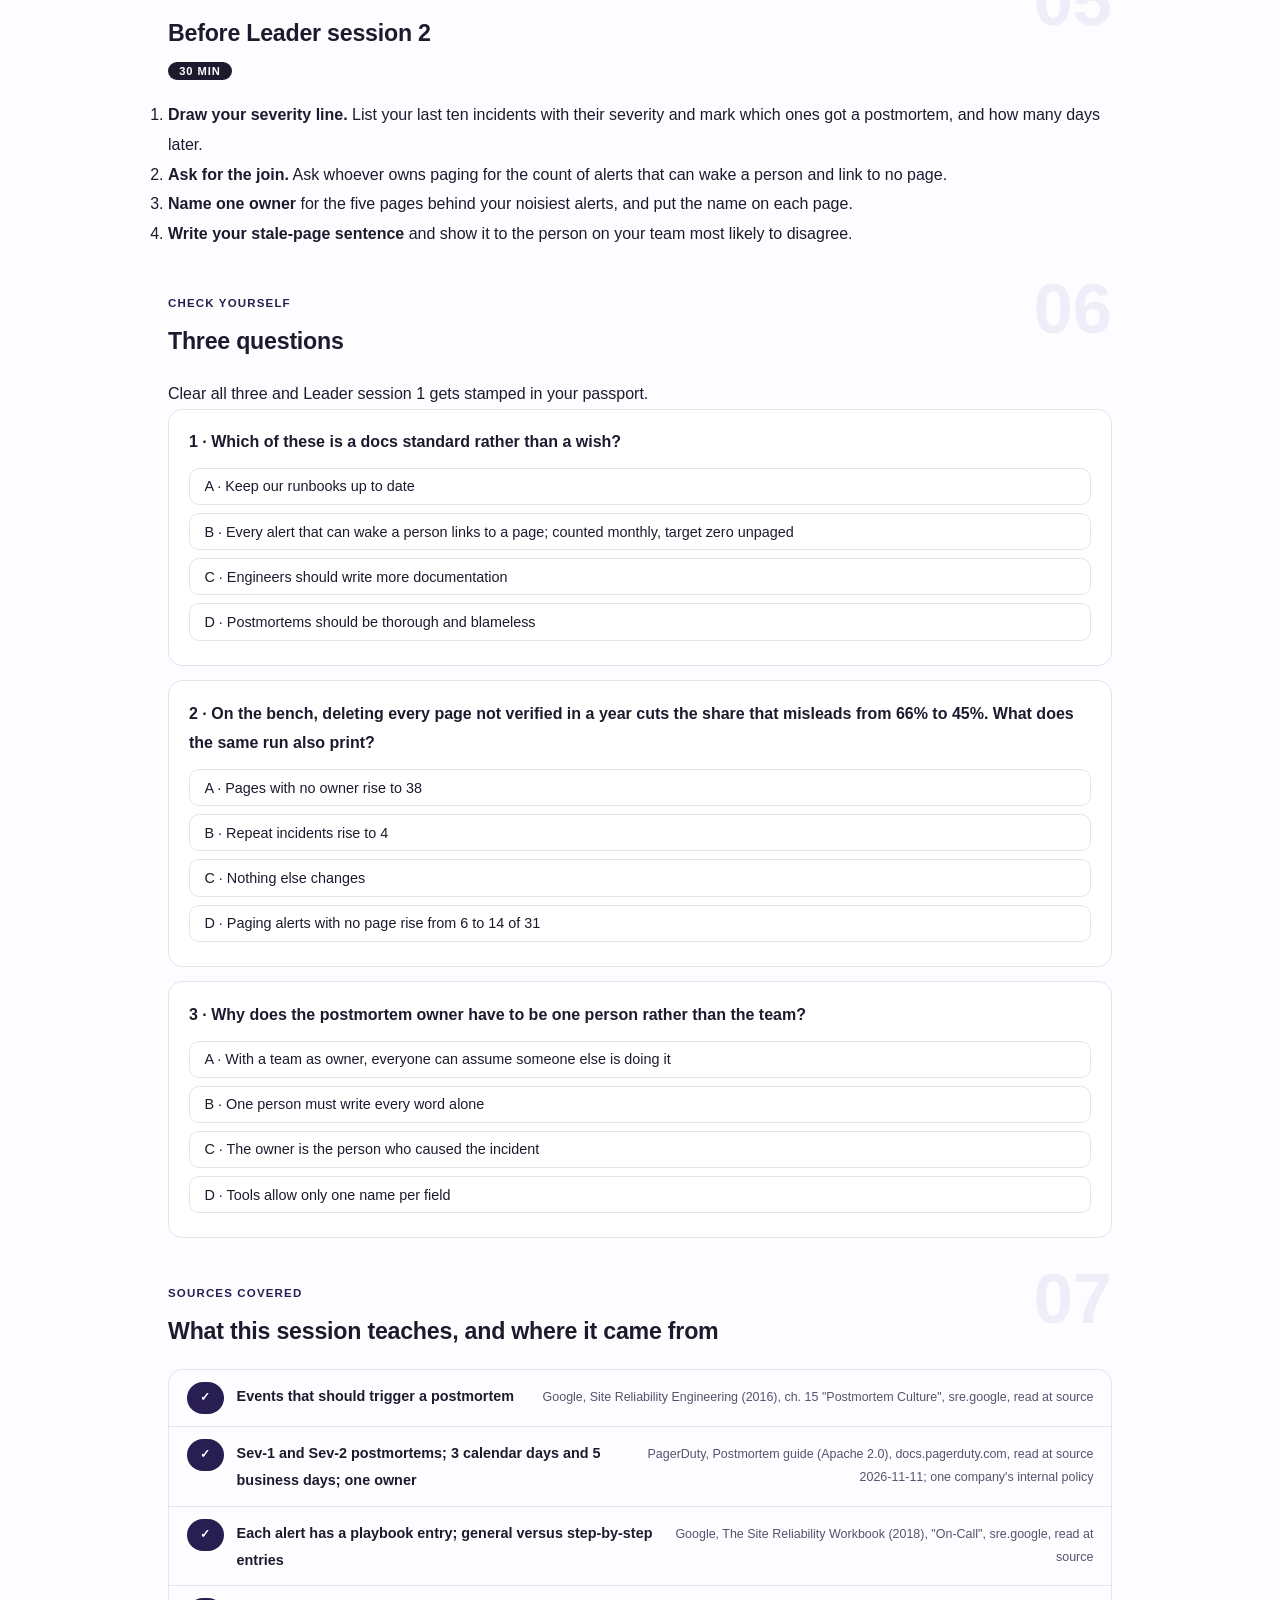
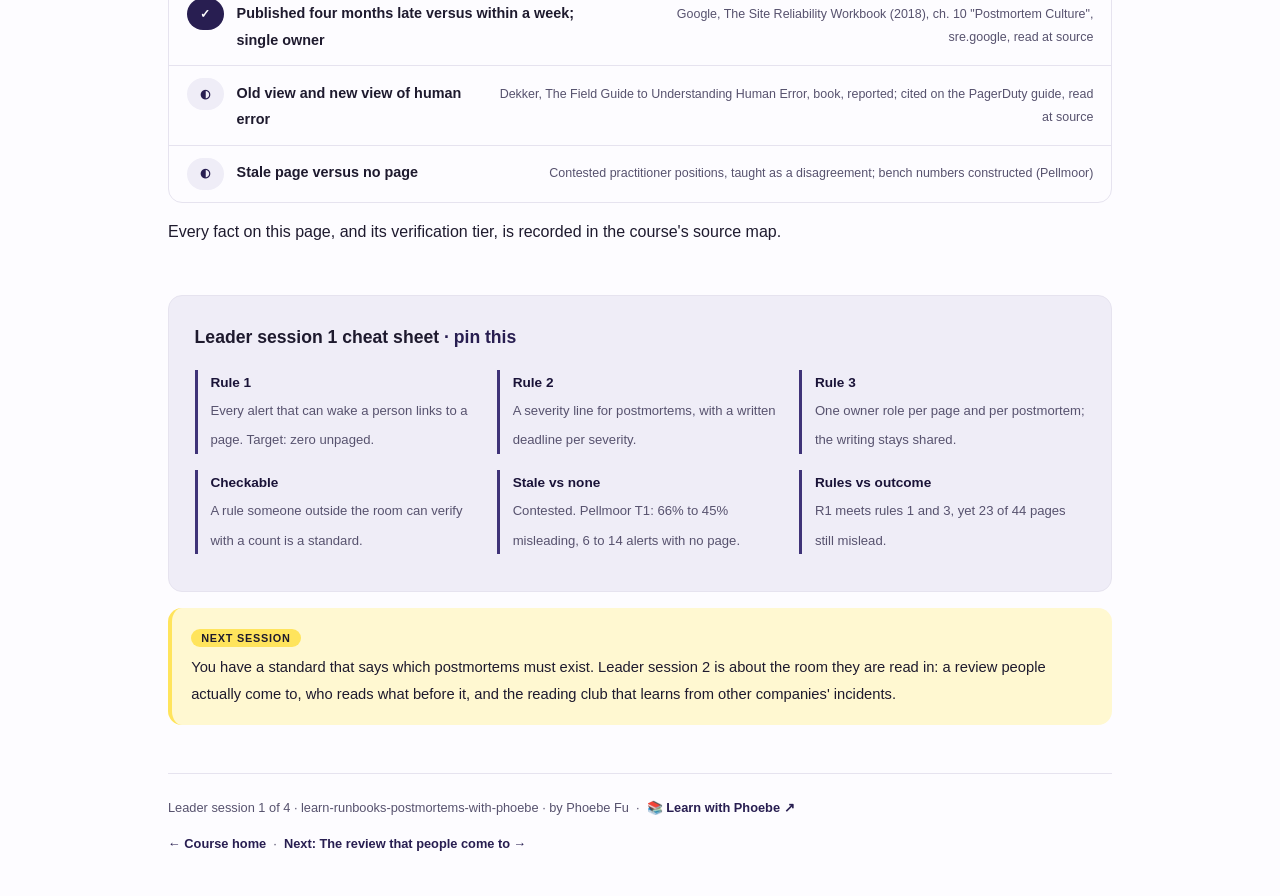
<file: courses/b1-which-docs-must-exist.html>
<!DOCTYPE html>
<html lang="en">
<head>
<meta charset="UTF-8">
<meta name="viewport" content="width=device-width, initial-scale=1.0">
<!-- social:start -->
<meta name="description" content="Leader session 1 of 4. Which docs must exist: a docs standard with three rules (every paging alert has a page, every incident above a severity line gets a postmortem, one owner each), the deadlines real teams set, and the disagreement over whether a stale page is worse than none.">
<meta property="og:type" content="article">
<meta property="og:site_name" content="Learn with Phoebe">
<meta property="og:title" content="Which docs must exist - learn runbooks and postmortems with phoebe">
<meta property="og:description" content="Leader session 1 of 4. Three rules, one severity line, one owner per document, and what deleting stale pages really costs.">
<meta property="og:url" content="https://phoebefu6.github.io/learn-runbooks-postmortems-with-phoebe/courses/b1-which-docs-must-exist.html">
<meta property="og:image" content="https://phoebefu6.github.io/learn-runbooks-postmortems-with-phoebe/assets/og-cover.png">
<meta property="og:image:width" content="1200">
<meta property="og:image:height" content="630">
<meta name="twitter:card" content="summary_large_image">
<meta name="twitter:title" content="Which docs must exist - learn runbooks and postmortems with phoebe">
<meta name="twitter:description" content="Leader session 1 of 4. A docs standard you can check against the library, not a wish list.">
<meta name="twitter:image" content="https://phoebefu6.github.io/learn-runbooks-postmortems-with-phoebe/assets/og-cover.png">
<!-- social:end -->
<title>Leader session 1 · Which docs must exist - learn runbooks and postmortems with phoebe</title>
<link rel="stylesheet" href="../assets/style.css?v=2">
</head>
<body>

<div class="toolbar">
  <div class="wrap">
    <span class="crumb"><a href="../index.html">learn-runbooks-postmortems-with-phoebe</a> / Leader session 1 of 4</span>
    <button class="btn" id="toggle-all" type="button">Expand all</button>
    <button class="btn primary" id="zoom-toggle" type="button">Projector zoom: off</button>
  </div>
</div>

<header class="masthead">
  <div class="wrap">
    <div class="eyebrow">Learn Runbooks &amp; Postmortems with Phoebe · Leader session 1 of 4</div>
    <h1>Which docs must exist: <span class="accent">a standard, not a wish list</span></h1>
    <p class="sub">"We should document more" is a wish. A docs standard is three rules you can check against the library on any Monday: every alert that can wake a person links to a page; every incident above a severity line gets a postmortem, by a deadline; every page and every postmortem has one named owner. Tonight you write Pellmoor's standard, check it on the bench, and face the argument every docs owner meets sooner or later: is a stale page worse than no page at all?</p>
    <div class="chip-row">
      <span class="chip level">🟢 Leader</span>
      <span class="chip audience">Heads of data or engineering, incident program owners, support and comms leads</span>
      <span class="chip audience">No code</span>
      <span class="chip time">45 min</span>
    </div>
    <div class="agenda">
      <span class="a1" style="flex:1">0-3 · Welcome</span>
      <span class="a2" style="flex:4">3-18 · Three rules, one line, one disagreement</span>
      <span class="a3" style="flex:5">18-40 · Build-along: Pellmoor's docs standard</span>
      <span class="a4" style="flex:1">40-45 · Q&amp;A</span>
    </div>
  </div>
</header>

<main class="wrap">

  <section class="section" id="intro">
    <div class="section-kicker">
      <span class="klabel">Part 0</span>
      <h2>Where we start</h2>
    </div>
    <p class="lede">The Leader track is for the people who decide which docs must exist, run the review, own the public write-up and chase the actions until they are done. Four sessions: tonight, the docs standard; then the review people actually come to; writing for the customer; and actions that close. You will not write runbooks here. You will decide what the library must contain, and read the bench the Writer track builds to see whether it does. Pellmoor, a same-day online grocer, is constructed and labelled wherever it appears.</p>

    <div class="legend">
      <span class="pill">🎫 Clear all three quiz questions to stamp your passport</span>
      <span class="pill">Live = presented in the 45 minutes</span>
      <span class="pill">Self-study = the full depth, after class</span>
      <span class="pill">★ Build-along = everyone works it through</span>
    </div>

    <div class="callout win">
      <p><strong>★ What you walk out with tonight.</strong> A one-page docs standard for your team: the alert-to-page rule, your severity line for postmortems with a deadline for each severity, the ownership rule, and a written position on stale pages that you can defend to the people who disagree. Every later Leader session hangs off this page.</p>
    </div>
  </section>

  <section class="section" id="part-1">
    <div class="section-kicker">
      <span class="klabel">Part 1 · covers the docs standard</span>
      <h2>Three rules you can check on a Monday</h2>
      <span class="tag concept">6 min live</span>
    </div>
    <p class="lede">A standard earns the name when a person who was not in the room can check it. Each of the three rules below can be checked with a query or a count, which is why they survive. "Keep documentation up to date" cannot, which is why it never does.</p>

    <figure class="zoomable">
      <svg viewBox="0 0 880 340" xmlns="http://www.w3.org/2000/svg" role="img" aria-label="Two hand-drawn decision paths. Top: an alert fires and can wake a person; does it link to a page? Yes, the page has an owner. No, the gap is a missing page and the standard is broken. Bottom: an incident is declared with a severity; is it at or above the line? Yes, a postmortem is due with one owner and a deadline: PagerDuty's own policy is 3 calendar days for Sev-1 and 5 business days for Sev-2. Below the line, no postmortem is required, though the team may write one.">
        <defs>
          <filter id="b1aSk" x="-3%" y="-3%" width="106%" height="106%"><feTurbulence type="fractalNoise" baseFrequency="0.02" numOctaves="2" seed="41" result="n"/><feDisplacementMap in="SourceGraphic" in2="n" scale="2.4" xChannelSelector="R" yChannelSelector="G"/></filter>
          <pattern id="b1aHc" patternUnits="userSpaceOnUse" width="7" height="7" patternTransform="rotate(-38)"><line x1="0" y1="0" x2="0" y2="7" stroke="#281E51" stroke-width="1" opacity=".5"/></pattern>
          <marker id="b1aAr" viewBox="0 0 10 10" refX="9" refY="5" markerWidth="8" markerHeight="8" orient="auto"><path d="M1 1 L9 5 L1 9" fill="none" stroke="#1E1A2E" stroke-width="1.6" stroke-linecap="round"/></marker>
        </defs>
        <style>
          .b1aH { font: 800 12px Inter, sans-serif; fill: #1E1A2E; }
          .b1aL { font: 600 12px Inter, sans-serif; fill: #1E1A2E; }
          .b1aS { font: 400 11px Inter, sans-serif; fill: #57526E; }
          .b1aB { font: 800 11px Inter, sans-serif; fill: #6B5600; }
          .b1aW { font: 800 12px Inter, sans-serif; fill: #FFFFFF; }
          .b1aN { font: 400 12px Inter, sans-serif; fill: #57526E; }
        </style>

        <text class="b1aH" x="30" y="28">RULE 1 AND RULE 2, AS PATHS A CHECKER CAN WALK</text>

        <g filter="url(#b1aSk)" fill="none" stroke="#1E1A2E" stroke-width="2" stroke-linecap="round" stroke-linejoin="round">
          <rect x="30" y="56" width="180" height="56" rx="10" transform="rotate(-0.8 120 84)" fill="#281E51"/>
          <rect x="290" y="56" width="200" height="56" rx="10" transform="rotate(0.6 390 84)" fill="#FFFFFF"/>
          <rect x="580" y="44" width="260" height="38" rx="8" transform="rotate(-0.4 710 63)" fill="#EFEDF7"/>
          <rect x="580" y="96" width="260" height="38" rx="8" transform="rotate(0.4 710 115)" fill="#FFE45C"/>
          <path d="M214 84 L284 84" marker-end="url(#b1aAr)"/>
          <path d="M494 76 L574 64" marker-end="url(#b1aAr)"/>
          <path d="M494 94 L574 112" marker-end="url(#b1aAr)"/>

          <rect x="30" y="190" width="180" height="56" rx="10" transform="rotate(0.7 120 218)" fill="#281E51"/>
          <rect x="290" y="190" width="200" height="56" rx="10" transform="rotate(-0.5 390 218)" fill="#FFFFFF"/>
          <rect x="580" y="172" width="260" height="56" rx="8" transform="rotate(0.4 710 200)" fill="#EFEDF7"/>
          <rect x="580" y="242" width="260" height="38" rx="8" transform="rotate(-0.4 710 261)" fill="#FFFFFF"/>
          <path d="M214 218 L284 218" marker-end="url(#b1aAr)"/>
          <path d="M494 208 L574 198" marker-end="url(#b1aAr)"/>
          <path d="M494 230 L574 256" marker-end="url(#b1aAr)"/>
          <!-- doodle: a ruler under the severity line -->
          <path d="M300 268 L480 268 M320 262 L320 274 M360 262 L360 274 M400 262 L400 274 M440 262 L440 274" stroke="#281E51"/>
        </g>

        <text class="b1aW" x="46" y="80">Alert can wake</text>
        <text class="b1aW" x="46" y="98">a person</text>
        <text class="b1aL" x="306" y="80">Links to a page</text>
        <text class="b1aS" x="306" y="98">checked by a query</text>
        <text class="b1aL" x="594" y="68">yes: page with one owner</text>
        <text class="b1aH" x="594" y="120">no: missing page, standard broken</text>

        <text class="b1aW" x="46" y="214">Incident declared</text>
        <text class="b1aW" x="46" y="232">with a severity</text>
        <text class="b1aL" x="306" y="214">At or above the line?</text>
        <text class="b1aS" x="306" y="232">the line is a team choice</text>
        <text class="b1aL" x="594" y="194">yes: postmortem, one owner,</text>
        <text class="b1aS" x="594" y="214">PagerDuty: 3 days Sev-1, 5 days Sev-2</text>
        <text class="b1aS" x="594" y="266">below: optional, team decides</text>

        <text class="b1aN" x="30" y="318">Rule 3, one named owner per page and per postmortem, sits on every yes branch above.</text>
      </svg>
      <figcaption>🔍 Click to zoom - a rule is a path a checker can walk; the highlighted branch is the one the library inventory counts</figcaption>
    </figure>

    <details class="card" open>
      <summary><span class="mode live">Live</span>Rule 1 · every paging alert has a page<span class="mini">2 min</span><span class="caret">▶</span></summary>
      <div class="body">
        <p>If an alert can wake a person, it links to a page. Google's SRE workbook states the norm as each alert having a corresponding playbook entry, created with the alert. The check is a join between the paging configuration and the wiki; Writer session 1 runs it. The count of alerts with no page goes on the leader's dashboard and should read zero.</p>
      </div>
    </details>

    <details class="card">
      <summary><span class="mode live">Live</span>Rule 2 · a severity line for postmortems, with deadlines<span class="mini">2 min</span><span class="caret">▶</span></summary>
      <div class="body">
        <p>Above the line, a postmortem is required; below it, optional. The SRE book lists the kinds of event that should trigger one: user-visible downtime or degradation past a threshold, data loss of any kind, an on-call intervention such as a rollback, a resolution time past a threshold, and a monitoring failure, which usually means a person found the incident by hand.</p>
        <p>PagerDuty publishes its own internal policy: a postmortem for every major incident (Sev-1 and Sev-2), completed within 3 calendar days for a Sev-1 and 5 business days for a Sev-2. Those are one company's numbers, not a standard; the point is that a deadline exists and is written down.</p>
      </div>
    </details>

    <details class="card">
      <summary><span class="mode live">Live</span>Rule 3 · one owner, not a team<span class="mini">2 min</span><span class="caret">▶</span></summary>
      <div class="body">
        <p>PagerDuty's guide has the incident commander pick one responder to own the postmortem, so nobody assumes somebody else has it; the writing is still collaborative. The SRE workbook makes the same call for action items: better a single owner and several collaborators than four owners. The rule applies to pages too: one named role per page, recorded at the top of the page.</p>
      </div>
    </details>

    <div class="callout example">
      <span class="ex-pill">Real world</span>
      <p><strong>A deadline is part of the standard.</strong> The SRE workbook's worked example sets a bad postmortem, published four months after the outage, beside a good one, written and circulated less than a week after the incident closed, and notes that prompt postmortems tend to be more accurate. A standard with no deadline produces the first kind. (Google, The Site Reliability Workbook, ch. 10, read at source.)</p>
    </div>
  </section>

  <section class="section" id="part-2">
    <div class="section-kicker">
      <span class="klabel">Part 2 · covers the stale page argument</span>
      <h2>Is a stale page worse than none?</h2>
      <span class="tag concept">5 min live</span>
    </div>
    <p class="lede">Sooner or later someone proposes the clean-up: delete every page nobody has verified in a year. It is a real position, held by experienced people, and it is not settled. The bench can show you what it buys and what it costs on Pellmoor's library, so the argument happens on numbers.</p>

    <figure class="zoomable">
      <svg viewBox="0 0 880 300" xmlns="http://www.w3.org/2000/svg" role="img" aria-label="A two-sided before and after for the trap that deletes every page not verified in a year. As found: 25 of 38 pages mislead, 66 percent, and 6 of 31 paging alerts have no page. After the deletion: 10 of 22 pages mislead, 45 percent, which looks better, but 14 of 31 alerts now page a person with no page behind them. 16 pages were deleted. Constructed Pellmoor example.">
        <defs>
          <filter id="b1bSk" x="-3%" y="-3%" width="106%" height="106%"><feTurbulence type="fractalNoise" baseFrequency="0.02" numOctaves="2" seed="43" result="n"/><feDisplacementMap in="SourceGraphic" in2="n" scale="2.4" xChannelSelector="R" yChannelSelector="G"/></filter>
          <pattern id="b1bHc" patternUnits="userSpaceOnUse" width="7" height="7" patternTransform="rotate(-38)"><line x1="0" y1="0" x2="0" y2="7" stroke="#281E51" stroke-width="1" opacity=".5"/></pattern>
          <marker id="b1bAr" viewBox="0 0 10 10" refX="9" refY="5" markerWidth="8" markerHeight="8" orient="auto"><path d="M1 1 L9 5 L1 9" fill="none" stroke="#1E1A2E" stroke-width="1.6" stroke-linecap="round"/></marker>
        </defs>
        <style>
          .b1bH { font: 800 12px Inter, sans-serif; fill: #1E1A2E; }
          .b1bL { font: 600 12px Inter, sans-serif; fill: #1E1A2E; }
          .b1bS { font: 400 11px Inter, sans-serif; fill: #57526E; }
          .b1bV { font: 800 18px Inter, sans-serif; fill: #1A1338; }
          .b1bN { font: 400 12px Inter, sans-serif; fill: #57526E; }
        </style>

        <text class="b1bH" x="30" y="28">THE DELETE-STALE TRAP: ONE NUMBER FALLS, ANOTHER RISES</text>

        <g filter="url(#b1bSk)" fill="none" stroke="#1E1A2E" stroke-width="2" stroke-linecap="round" stroke-linejoin="round">
          <rect x="30" y="50" width="360" height="190" rx="12" transform="rotate(-0.5 210 145)" fill="#FFFFFF"/>
          <rect x="490" y="50" width="360" height="190" rx="12" transform="rotate(0.5 670 145)" fill="#FFFFFF"/>
          <path d="M396 145 L484 145" marker-end="url(#b1bAr)"/>
          <rect x="50" y="96" width="320" height="52" rx="8" fill="#EFEDF7"/>
          <rect x="50" y="166" width="320" height="52" rx="8" fill="#EFEDF7"/>
          <rect x="510" y="96" width="320" height="52" rx="8" fill="#EFEDF7"/>
          <rect x="510" y="166" width="320" height="52" rx="8" fill="#FFE45C"/>
          <!-- doodle: a bin over the arrow -->
          <path d="M428 112 L452 112 L448 134 L432 134 Z M424 112 L456 112 M436 106 L444 106" stroke="#281E51"/>
        </g>

        <text class="b1bH" x="50" y="80">AS FOUND (R0)</text>
        <text class="b1bH" x="510" y="80">DELETE THE STALE PAGES (T1)</text>

        <text class="b1bS" x="66" y="116">pages that would mislead</text>
        <text class="b1bV" x="66" y="140">25 of 38 (66%)</text>
        <text class="b1bS" x="66" y="186">paging alerts with no page</text>
        <text class="b1bV" x="66" y="210">6 of 31</text>

        <text class="b1bS" x="526" y="116">pages that would mislead</text>
        <text class="b1bV" x="526" y="140">10 of 22 (45%)</text>
        <text class="b1bS" x="526" y="186">paging alerts with no page</text>
        <text class="b1bV" x="526" y="210">14 of 31</text>

        <text class="b1bN" x="30" y="272">Deleted 16 pages. The share looks better; 14 of 31 alerts now wake a person with nothing to read.</text>
      </svg>
      <figcaption>🔍 Click to zoom - the clean-up trades a misleading page for a blank one, and the bench counts both</figcaption>
    </figure>

    <details class="card">
      <summary><span class="mode live">Live</span>Both camps, in their own terms<span class="mini">3 min</span><span class="caret">▶</span></summary>
      <div class="body">
        <p><strong>Delete it.</strong> A stale page is trusted. A responder follows a wrong step with confidence, at the worst hour, and the page made the incident longer. No page at least makes the responder think and escalate.</p>
        <p><strong>Keep it, flagged.</strong> A partly stale page still says which dashboard, which team, what failed last time. A blank page gives the responder nothing. Better to mark it unverified at the top and route it to an owner.</p>
        <p>The SRE workbook records a related split without settling it: some teams keep entries general so they change slowly, others want step-by-step instructions, and it asks each team to agree the minimal structure its pages must have. Your standard should state which camp it is in, and why, in one sentence.</p>
      </div>
    </details>

    <details class="card">
      <summary><span class="mode self">Self-study</span>A third answer: a banner instead of a bin<span class="mini">2 min</span><span class="caret">▶</span></summary>
      <div class="body">
        <p>Some teams split the difference: a page past its verification window shows a banner ("not verified since ...; steps may be wrong; escalate if a step fails") and is routed to its owner. The banner keeps the context and removes the false confidence. The bench does not model the banner; whether it works depends on whether the 2 a.m. reader reads it, which is a question for a drill (Writer session 3).</p>
      </div>
    </details>

    <div class="callout example">
      <span class="ex-pill">Real world</span>
      <p><strong>The old view and the new view.</strong> PagerDuty's guide to blameless postmortems cites Sidney Dekker's distinction between an old view of human error and a new view that treats it as a symptom of a systemic problem. A responder misled by a stale page is the textbook case: the error is in the library, not in the person. (PagerDuty postmortem guide, read at source; Dekker's book, reported.)</p>
    </div>
  </section>

  <section class="section" id="part-3">
    <div class="section-kicker">
      <span class="klabel">Part 3 · covers what the standard is checked against</span>
      <h2>A standard you can read off the bench</h2>
      <span class="tag concept">4 min live</span>
    </div>
    <p class="lede">A leader does not read 38 runbooks. A leader reads four numbers every month: alerts with no page, pages with no owner, the share of pages that would mislead, and postmortems overdue against their deadline. The first three come straight off the Writer track's bench; the fourth comes from your incident tracker.</p>

    <figure class="zoomable">
      <svg viewBox="0 0 880 280" xmlns="http://www.w3.org/2000/svg" role="img" aria-label="The three rules of the docs standard on the left, each wired to the bench line that checks it on the right. Every paging alert has a page: Paging alerts with no page, 6 of 31 as found, 0 of 31 after inventory and owners. One owner per page: Pages with no owner, 15 as found, 0 after. The outcome the rules serve: pages that would mislead, 66 percent as found, 52 percent after. Constructed Pellmoor example.">
        <defs>
          <filter id="b1cSk" x="-3%" y="-3%" width="106%" height="106%"><feTurbulence type="fractalNoise" baseFrequency="0.02" numOctaves="2" seed="47" result="n"/><feDisplacementMap in="SourceGraphic" in2="n" scale="2.4" xChannelSelector="R" yChannelSelector="G"/></filter>
          <pattern id="b1cHc" patternUnits="userSpaceOnUse" width="7" height="7" patternTransform="rotate(-38)"><line x1="0" y1="0" x2="0" y2="7" stroke="#281E51" stroke-width="1" opacity=".5"/></pattern>
          <marker id="b1cAr" viewBox="0 0 10 10" refX="9" refY="5" markerWidth="8" markerHeight="8" orient="auto"><path d="M1 1 L9 5 L1 9" fill="none" stroke="#1E1A2E" stroke-width="1.6" stroke-linecap="round"/></marker>
        </defs>
        <style>
          .b1cH { font: 800 12px Inter, sans-serif; fill: #1E1A2E; }
          .b1cL { font: 600 12px Inter, sans-serif; fill: #1E1A2E; }
          .b1cS { font: 400 11px Inter, sans-serif; fill: #57526E; }
          .b1cN { font: 400 12px Inter, sans-serif; fill: #57526E; }
        </style>

        <text class="b1cH" x="30" y="28">EACH RULE WIRED TO THE LINE THAT CHECKS IT</text>
        <text class="b1cS" x="560" y="28">R0 as found, then R1 inventory + owners</text>

        <g filter="url(#b1cSk)" fill="none" stroke="#1E1A2E" stroke-width="2" stroke-linecap="round" stroke-linejoin="round">
          <rect x="30" y="50" width="260" height="50" rx="8" transform="rotate(-0.6 160 75)" fill="#EFEDF7"/>
          <rect x="30" y="120" width="260" height="50" rx="8" transform="rotate(0.5 160 145)" fill="#EFEDF7"/>
          <rect x="30" y="190" width="260" height="50" rx="8" transform="rotate(-0.4 160 215)" fill="#FFFFFF"/>
          <rect x="440" y="50" width="410" height="50" rx="8" transform="rotate(0.4 645 75)" fill="#FFFFFF"/>
          <rect x="440" y="120" width="410" height="50" rx="8" transform="rotate(-0.4 645 145)" fill="#FFFFFF"/>
          <rect x="440" y="190" width="410" height="50" rx="8" transform="rotate(0.3 645 215)" fill="#FFE45C"/>
          <path d="M294 75 L434 75" marker-end="url(#b1cAr)"/>
          <path d="M294 145 L434 145" marker-end="url(#b1cAr)"/>
          <path d="M294 215 L434 215" stroke-dasharray="6 6" marker-end="url(#b1cAr)"/>
        </g>

        <text class="b1cL" x="46" y="80">Every paging alert has a page</text>
        <text class="b1cL" x="46" y="150">One owner per page</text>
        <text class="b1cL" x="46" y="220">The outcome both serve</text>

        <text class="b1cL" x="456" y="80">Paging alerts with no page: 6, then 0 of 31</text>
        <text class="b1cL" x="456" y="150">Pages with no owner: 15, then 0</text>
        <text class="b1cH" x="456" y="220">Would mislead: 66%, then 52%</text>

        <text class="b1cN" x="30" y="266">The rules can be met in full while half the library still misleads; the outcome needs the Writer track's work.</text>
      </svg>
      <figcaption>🔍 Click to zoom - meeting the rules is cheap and checkable; moving the outcome is the expensive part</figcaption>
    </figure>

    <details class="card">
      <summary><span class="mode live">Live</span>Rules versus outcome<span class="mini">2 min</span><span class="caret">▶</span></summary>
      <div class="body">
        <p>Inventory and owners (R1 on the bench) meet rule 1 and rule 3 completely on Pellmoor: alerts with no page go from 6 to 0 of 31, pages with no owner from 15 to 0. The outcome moves less: 23 of 44 pages still mislead (52%). That gap is the honest message to take upward. A standard buys accountability; it does not by itself make pages true. Writer sessions 2 and 3 do that with rewrites, change-triggered review and drills.</p>
      </div>
    </details>

    <details class="card">
      <summary><span class="mode self">Self-study</span>Security incidents and regulated docs<span class="mini">2 min</span><span class="caret">▶</span></summary>
      <div class="body">
        <p>Security incidents carry docs obligations of their own, often with external clocks. The first hour of a security incident, and what must be written down during it, is taught in <a href="https://phoebefu6.github.io/learn-cyber-security-with-phoebe/courses/a6-first-hour.html">Cyber Security, the first hour ↗</a>. Your docs standard should point at that playbook rather than duplicate it.</p>
      </div>
    </details>
  </section>

  <section class="section" id="demo-1">
    <div class="section-kicker">
      <span class="klabel">Build-along</span>
      <h2>Write Pellmoor's docs standard, then check it</h2>
      <span class="tag demo">★ 22 min · everyone works it through</span>
    </div>
    <p class="lede">The widget is the same library bench the Writer track uses, computed in your browser. You will not change any pages. You will read three settings, compare them, and write the standard Pellmoor's leadership would sign. Pellmoor is constructed; your numbers will differ.</p>

    <div class="rbp-widget" data-mode="library" data-rung="r0"></div>

    <figure class="zoomable">
      <svg viewBox="0 0 880 240" xmlns="http://www.w3.org/2000/svg" role="img" aria-label="Three readings on the bench, left to right: R0 as found, T1 delete the stale pages, R1 inventory and owners. Each feeds one clause of the standard you write: the alert rule, the stale-page position and the ownership rule.">
        <defs>
          <filter id="b1dSk" x="-3%" y="-3%" width="106%" height="106%"><feTurbulence type="fractalNoise" baseFrequency="0.02" numOctaves="2" seed="53" result="n"/><feDisplacementMap in="SourceGraphic" in2="n" scale="2.4" xChannelSelector="R" yChannelSelector="G"/></filter>
          <pattern id="b1dHc" patternUnits="userSpaceOnUse" width="7" height="7" patternTransform="rotate(-38)"><line x1="0" y1="0" x2="0" y2="7" stroke="#281E51" stroke-width="1" opacity=".5"/></pattern>
          <marker id="b1dAr" viewBox="0 0 10 10" refX="9" refY="5" markerWidth="8" markerHeight="8" orient="auto"><path d="M1 1 L9 5 L1 9" fill="none" stroke="#1E1A2E" stroke-width="1.6" stroke-linecap="round"/></marker>
        </defs>
        <style>
          .b1dH { font: 800 12px Inter, sans-serif; fill: #1E1A2E; }
          .b1dS { font: 400 11px Inter, sans-serif; fill: #57526E; }
          .b1dN { font: 400 12px Inter, sans-serif; fill: #57526E; }
        </style>

        <g filter="url(#b1dSk)" fill="none" stroke="#1E1A2E" stroke-width="2" stroke-linecap="round" stroke-linejoin="round">
          <rect x="30" y="40" width="230" height="70" rx="10" transform="rotate(-0.8 145 75)" fill="#FFFFFF"/>
          <rect x="325" y="40" width="230" height="70" rx="10" transform="rotate(0.6 440 75)" fill="#FFE45C"/>
          <rect x="620" y="40" width="230" height="70" rx="10" transform="rotate(-0.5 735 75)" fill="#FFFFFF"/>
          <rect x="30" y="150" width="820" height="50" rx="10" transform="rotate(0.2 440 175)" fill="url(#b1dHc)"/>
          <path d="M145 114 L145 144" marker-end="url(#b1dAr)"/>
          <path d="M440 114 L440 144" marker-end="url(#b1dAr)"/>
          <path d="M735 114 L735 144" marker-end="url(#b1dAr)"/>
        </g>
        <rect x="300" y="160" width="280" height="30" rx="6" fill="#FFFFFF"/>

        <text class="b1dH" x="46" y="68">R0 · AS FOUND</text>
        <text class="b1dS" x="46" y="90">how far from the standard</text>
        <text class="b1dH" x="341" y="68">T1 · DELETE STALE</text>
        <text class="b1dS" x="341" y="90">the clean-up, both sides</text>
        <text class="b1dH" x="636" y="68">R1 · INVENTORY + OWNERS</text>
        <text class="b1dS" x="636" y="90">rules met, outcome moved</text>
        <text class="b1dH" x="318" y="180">PELLMOOR'S DOCS STANDARD</text>
        <text class="b1dN" x="30" y="226">One clause per reading: the alert rule, the stale-page position, the ownership rule.</text>
      </svg>
      <figcaption>🔍 Click to zoom - three readings, three clauses; the trap reading is the one that settles your stale-page sentence</figcaption>
    </figure>

    <div class="steps">
      <div class="step">
        <p><strong>Step 1 · Read how far Pellmoor is from the standard.</strong> With R0 selected, copy four lines.</p>
        <div class="prompt-box good"><span class="label">★ Step 1 · R0, as the widget prints it</span>25 of 38 pages would mislead at 2 a.m. (66%)
Paging alerts with no page: 6 of 31
Pages with no owner: 15
Drill coverage: 3 of 25 paged pages drilled this quarter (12%)</div>
      </div>
      <div class="step">
        <p><strong>Step 2 · Run the clean-up proposal.</strong> Click T1, delete the stale pages. Copy what improves and what gets worse.</p>
        <div class="prompt-box good"><span class="label">★ Step 2 · T1, as the widget prints it</span>10 of 22 pages would mislead at 2 a.m. (45%)
Paging alerts with no page: 14 of 31
Pages deleted by the trap: 16</div>
      </div>
      <div class="step">
        <p><strong>Step 3 · Run the standard's first two rules.</strong> Click R1, inventory and owners. Copy the headline and the two rule lines.</p>
        <div class="prompt-box good"><span class="label">★ Step 3 · R1, as the widget prints it</span>23 of 44 pages would mislead at 2 a.m. (52%)
Paging alerts with no page: 0 of 31
Pages with no owner: 0</div>
      </div>
      <div class="step">
        <p><strong>Step 4 · Write the standard.</strong> Fill the template for Pellmoor, then for your own team. Keep each clause checkable by someone who was not in the room.</p>
        <div class="prompt-box good"><span class="label">★ Step 4 · docs standard</span>1. Every alert that can wake a person links to a page. Checked: monthly join of alerts to pages. Target: 0 unpaged.
2. Every incident at severity ____ or above gets a postmortem.
   Deadline: Sev-1 within ____ ; Sev-2 within ____ . One named owner, picked by the incident lead.
3. Every page and every postmortem names one owner role, and a page shows "Last verified: YYYY-MM-DD".
4. Stale pages: we ____ (delete / keep with a banner / keep and route to owner), because ______________.
5. Reported monthly: alerts with no page, pages with no owner, share that would mislead, postmortems overdue.</div>
      </div>
      <div class="step">
        <p><strong>Step 5 · Defend clause 4.</strong> Write the strongest sentence the other camp would say, and your answer to it, using the T1 numbers.</p>
        <div class="prompt-box good"><span class="label">★ Step 5 · the other camp, answered</span>They would say: ____________________________________________.
We answer: on Pellmoor, deleting the 16 stale pages cut the share from 66% to 45%
but left 14 of 31 alerts with nothing to read, so ____________________________.</div>
      </div>
    </div>

    <div class="callout tip">
      <p><strong>Publish the standard where the pages live.</strong> A standard filed in a policy folder is read once. A standard linked from the top of the runbook index, with this month's four numbers beside it, is read every time someone looks for a page.</p>
    </div>
  </section>

  <section class="section" id="exercise">
    <div class="section-kicker">
      <span class="klabel">Homework</span>
      <h2>Before Leader session 2</h2>
      <span class="tag exercise">30 min</span>
    </div>
    <ol>
      <li><strong>Draw your severity line.</strong> List your last ten incidents with their severity and mark which ones got a postmortem, and how many days later.</li>
      <li><strong>Ask for the join.</strong> Ask whoever owns paging for the count of alerts that can wake a person and link to no page.</li>
      <li><strong>Name one owner</strong> for the five pages behind your noisiest alerts, and put the name on each page.</li>
      <li><strong>Write your stale-page sentence</strong> and show it to the person on your team most likely to disagree.</li>
    </ol>
  </section>

  <section class="section" id="quiz">
    <div class="section-kicker">
      <span class="klabel">Check yourself</span>
      <h2>Three questions</h2>
    </div>
    <p>Clear all three and Leader session 1 gets stamped in your passport.</p>

    <div class="quiz-q" data-answer="1">
      <p class="qtext">1 · Which of these is a docs standard rather than a wish?</p>
      <button class="qopt" type="button">A · Keep our runbooks up to date</button>
      <button class="qopt" type="button">B · Every alert that can wake a person links to a page; counted monthly, target zero unpaged</button>
      <button class="qopt" type="button">C · Engineers should write more documentation</button>
      <button class="qopt" type="button">D · Postmortems should be thorough and blameless</button>
      <p class="qwhy">A standard is checkable by someone who was not in the room: a rule, a check and a target.</p>
    </div>

    <div class="quiz-q" data-answer="3">
      <p class="qtext">2 · On the bench, deleting every page not verified in a year cuts the share that misleads from 66% to 45%. What does the same run also print?</p>
      <button class="qopt" type="button">A · Pages with no owner rise to 38</button>
      <button class="qopt" type="button">B · Repeat incidents rise to 4</button>
      <button class="qopt" type="button">C · Nothing else changes</button>
      <button class="qopt" type="button">D · Paging alerts with no page rise from 6 to 14 of 31</button>
      <p class="qwhy">The clean-up trades misleading pages for blank ones. Whether that trade is right is the open argument; the bench makes both sides visible.</p>
    </div>

    <div class="quiz-q" data-answer="0">
      <p class="qtext">3 · Why does the postmortem owner have to be one person rather than the team?</p>
      <button class="qopt" type="button">A · With a team as owner, everyone can assume someone else is doing it</button>
      <button class="qopt" type="button">B · One person must write every word alone</button>
      <button class="qopt" type="button">C · The owner is the person who caused the incident</button>
      <button class="qopt" type="button">D · Tools allow only one name per field</button>
      <p class="qwhy">PagerDuty names one owner to avoid the bystander effect; the writing stays collaborative, and the owner is not the person blamed.</p>
    </div>

    <p class="quiz-score"></p>
  </section>

  <section class="section" id="official">
    <div class="section-kicker">
      <span class="klabel">Sources covered</span>
      <h2>What this session teaches, and where it came from</h2>
    </div>
    <div class="covered">
      <div class="covered-row"><span class="status pill solid">✓</span><span class="name">Events that should trigger a postmortem</span><span class="note">Google, Site Reliability Engineering (2016), ch. 15 "Postmortem Culture", sre.google, read at source</span></div>
      <div class="covered-row"><span class="status pill solid">✓</span><span class="name">Sev-1 and Sev-2 postmortems; 3 calendar days and 5 business days; one owner</span><span class="note">PagerDuty, Postmortem guide (Apache 2.0), docs.pagerduty.com, read at source 2026-11-11; one company's internal policy</span></div>
      <div class="covered-row"><span class="status pill solid">✓</span><span class="name">Each alert has a playbook entry; general versus step-by-step entries</span><span class="note">Google, The Site Reliability Workbook (2018), "On-Call", sre.google, read at source</span></div>
      <div class="covered-row"><span class="status pill solid">✓</span><span class="name">Published four months late versus within a week; single owner</span><span class="note">Google, The Site Reliability Workbook (2018), ch. 10 "Postmortem Culture", sre.google, read at source</span></div>
      <div class="covered-row"><span class="status pill light">◐</span><span class="name">Old view and new view of human error</span><span class="note">Dekker, The Field Guide to Understanding Human Error, book, reported; cited on the PagerDuty guide, read at source</span></div>
      <div class="covered-row"><span class="status pill light">◐</span><span class="name">Stale page versus no page</span><span class="note">Contested practitioner positions, taught as a disagreement; bench numbers constructed (Pellmoor)</span></div>
    </div>
    <p class="mono" style="margin-top:14px">Every fact on this page, and its verification tier, is recorded in the course's source map.</p>
  </section>

  <section class="cheat" id="cheatsheet">
    <h3>Leader session 1 cheat sheet <span>· pin this</span></h3>
    <div class="grid-2">
      <div class="cheat-item"><b>Rule 1</b><span>Every alert that can wake a person links to a page. Target: zero unpaged.</span></div>
      <div class="cheat-item"><b>Rule 2</b><span>A severity line for postmortems, with a written deadline per severity.</span></div>
      <div class="cheat-item"><b>Rule 3</b><span>One owner role per page and per postmortem; the writing stays shared.</span></div>
      <div class="cheat-item"><b>Checkable</b><span>A rule someone outside the room can verify with a count is a standard.</span></div>
      <div class="cheat-item"><b>Stale vs none</b><span>Contested. Pellmoor T1: 66% to 45% misleading, 6 to 14 alerts with no page.</span></div>
      <div class="cheat-item"><b>Rules vs outcome</b><span>R1 meets rules 1 and 3, yet 23 of 44 pages still mislead.</span></div>
    </div>
  </section>

  <div class="callout next">
    <span class="nx-pill">Next session</span>
    <p>You have a standard that says which postmortems must exist. Leader session 2 is about the room they are read in: a review people actually come to, who reads what before it, and the reading club that learns from other companies' incidents.</p>
  </div>

  <footer class="pagefoot">
    <span>Leader session 1 of 4 · learn-runbooks-postmortems-with-phoebe · by Phoebe Fu &nbsp;·&nbsp; 📚 <a href="https://phoebefu6.github.io/learn-with-phoebe/">Learn with Phoebe ↗</a></span>
    <span><a href="../index.html">← Course home</a> &nbsp;·&nbsp; <a href="b2-the-review-people-come-to.html">Next: The review that people come to →</a></span>
  </footer>

</main>

<script src="../assets/rbp-sample.js?v=1"></script>
<script src="../assets/rbp-live.js?v=1"></script>
<script src="../assets/app.js?v=2"></script>
</body>
</html>
</file>
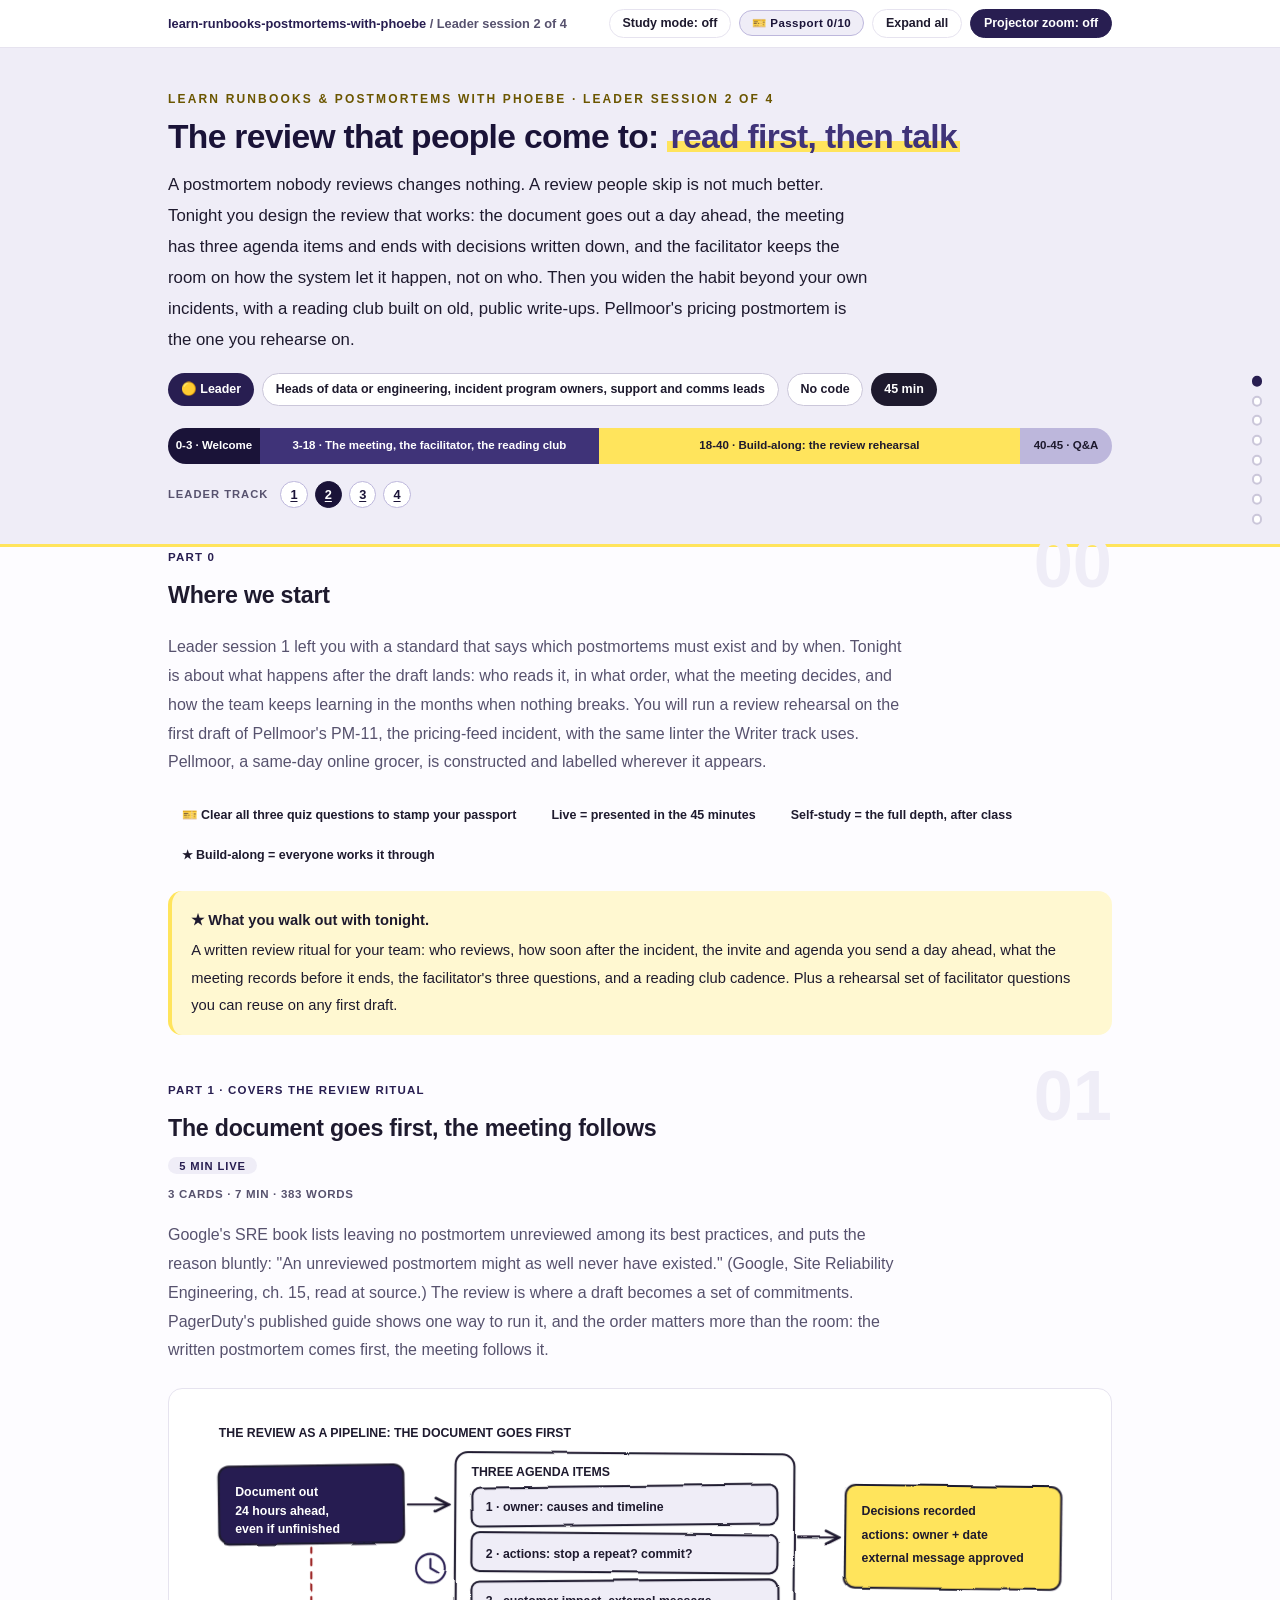
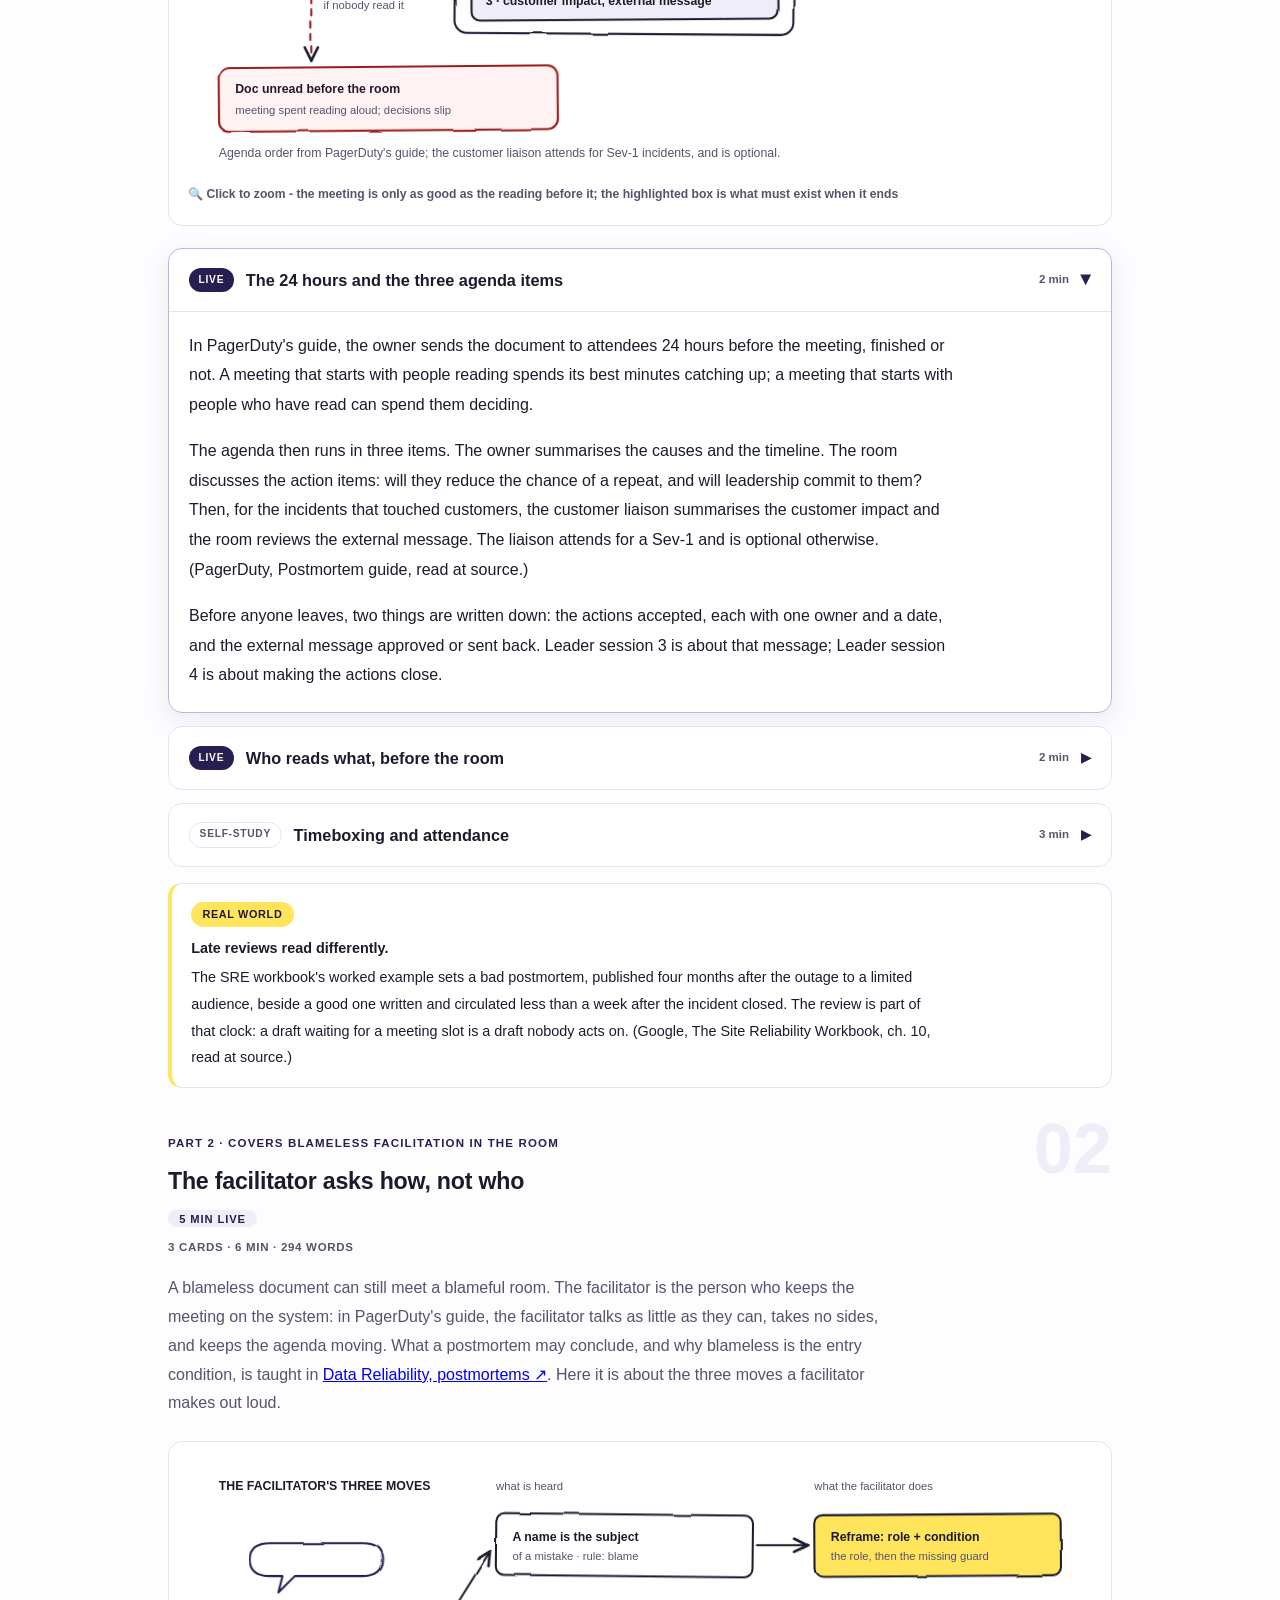
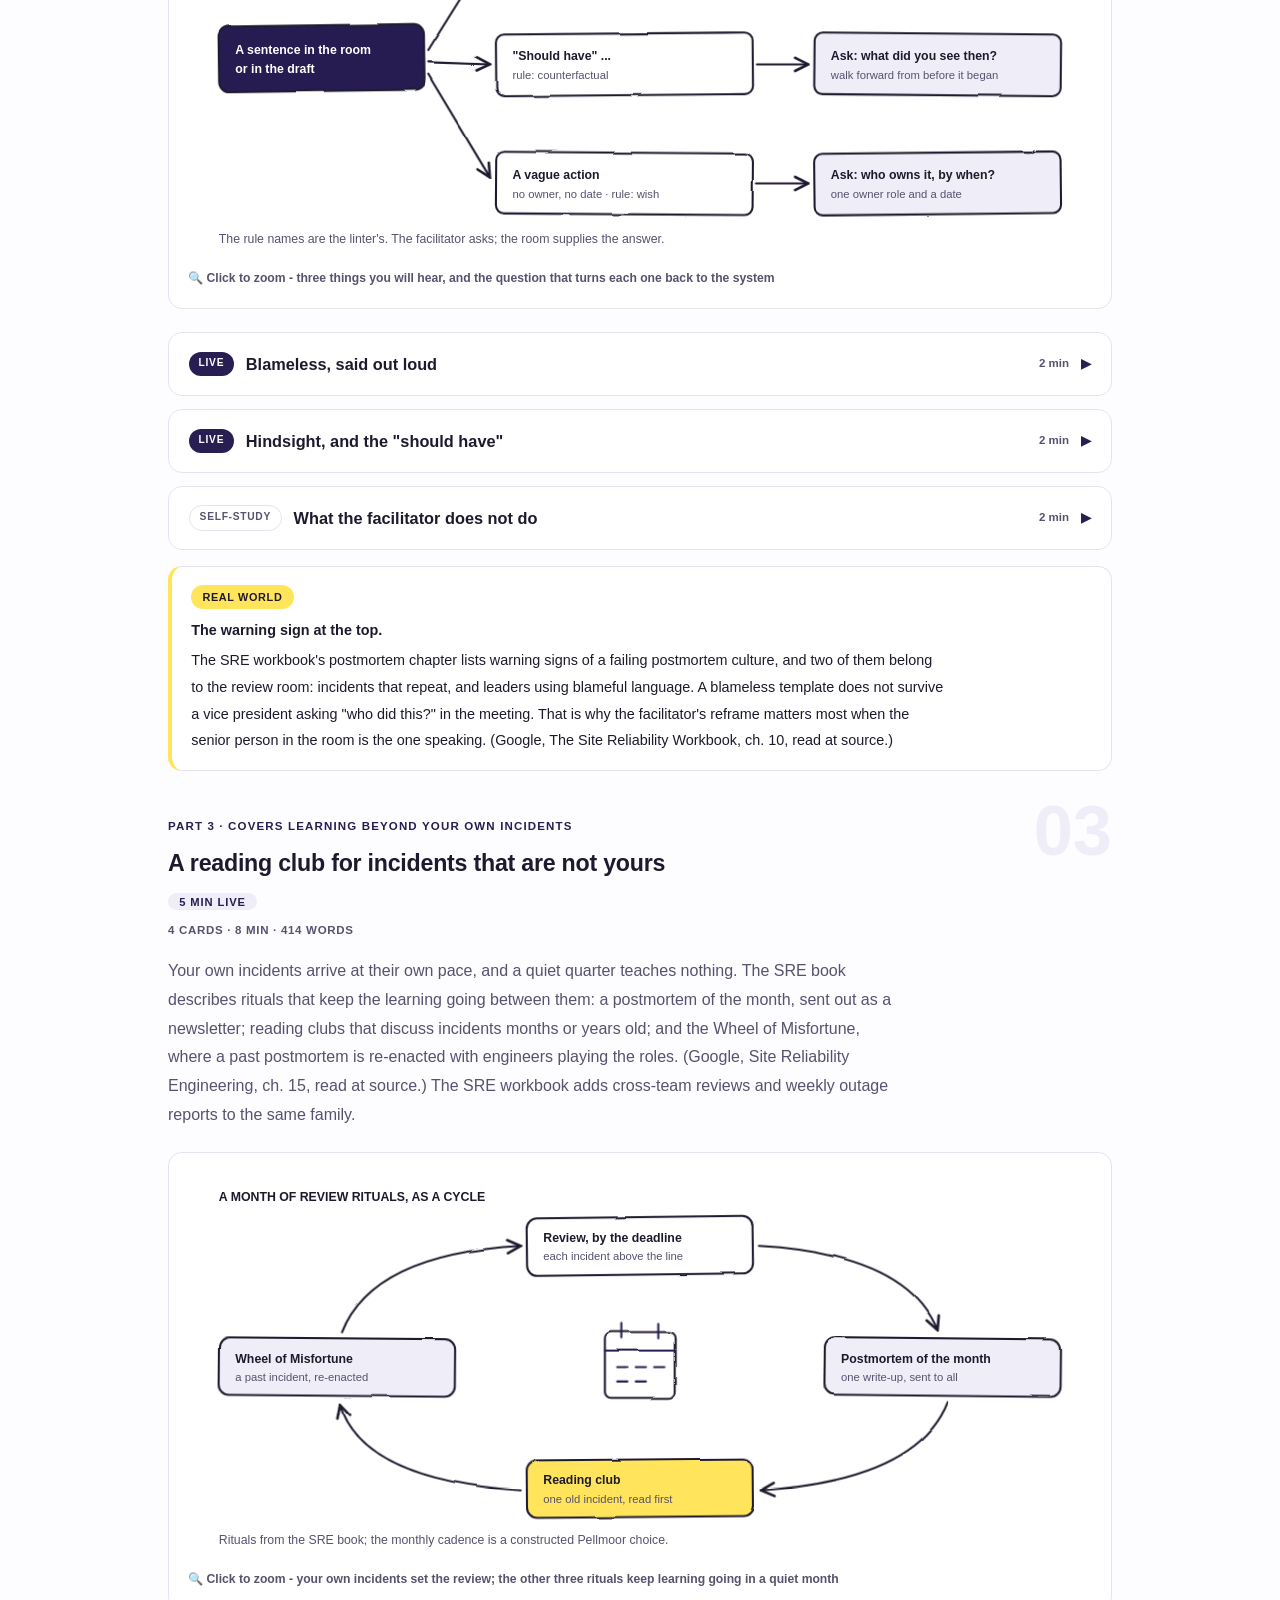
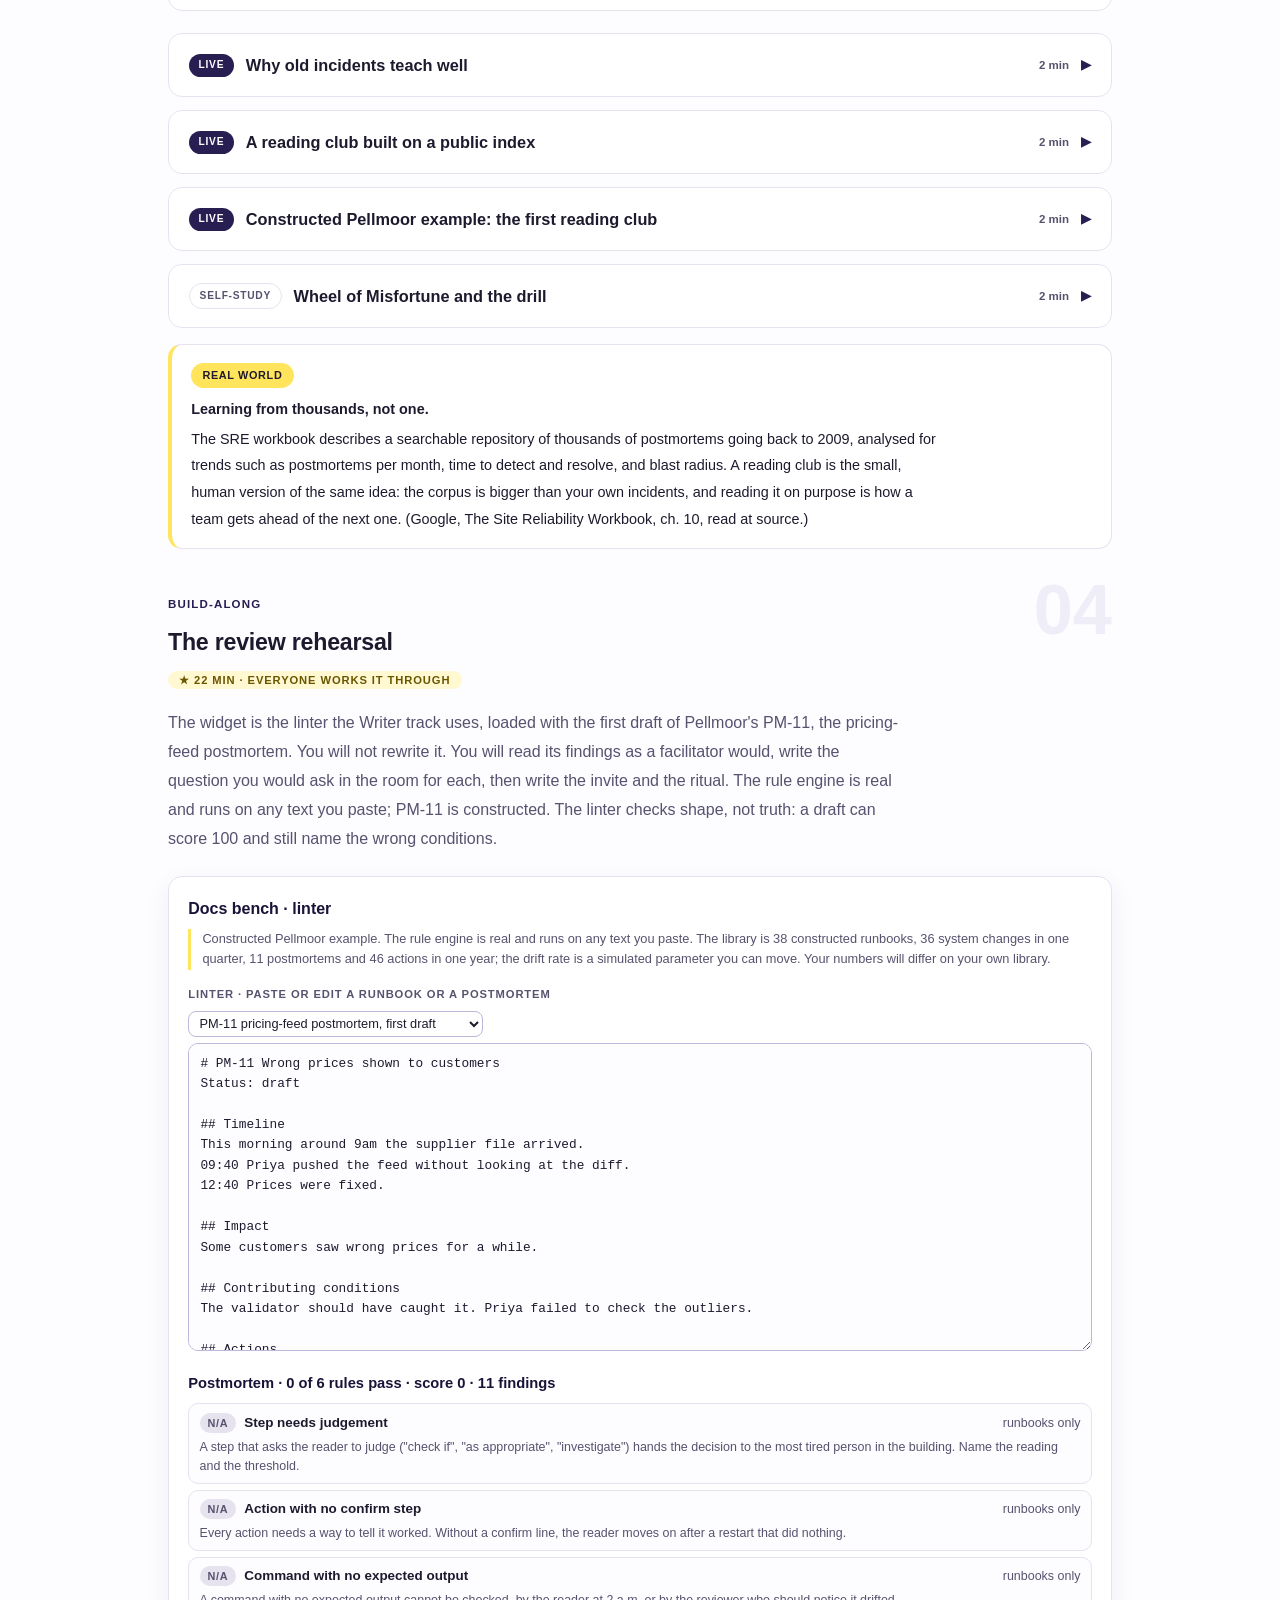
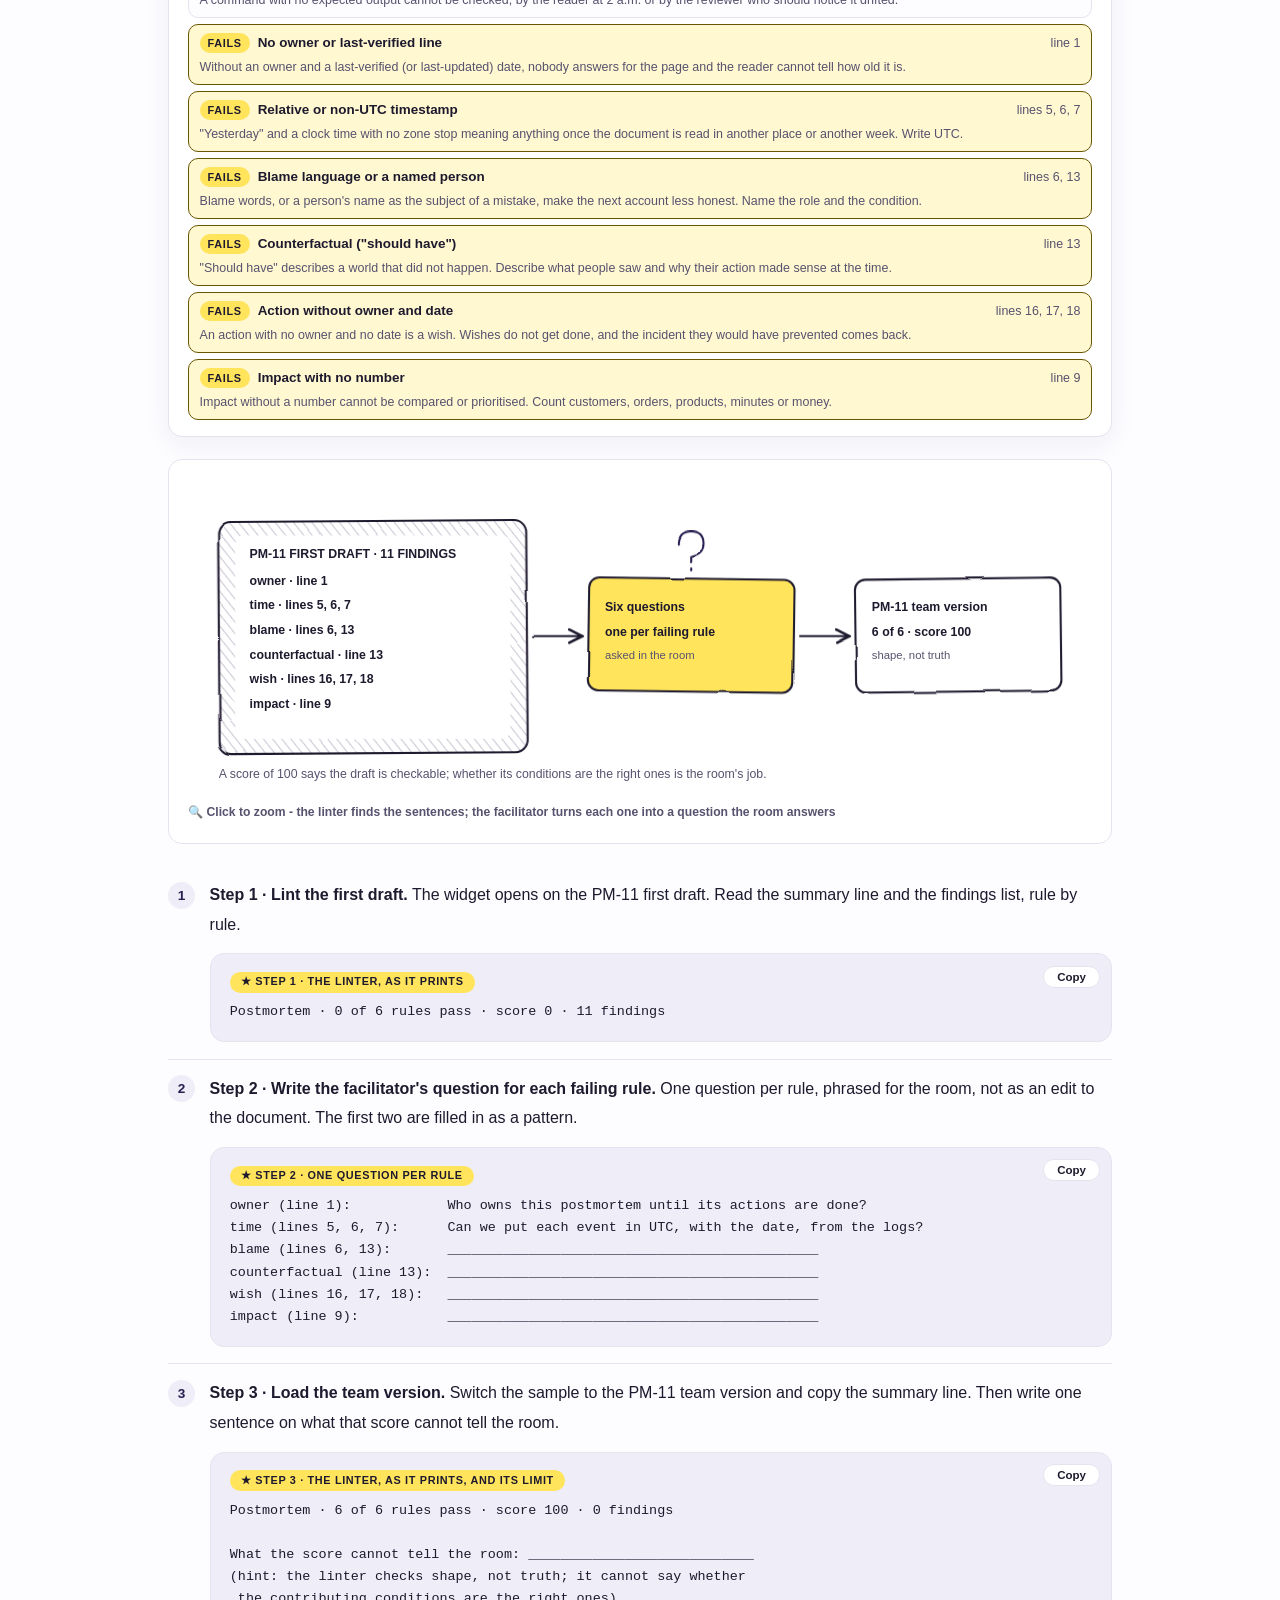
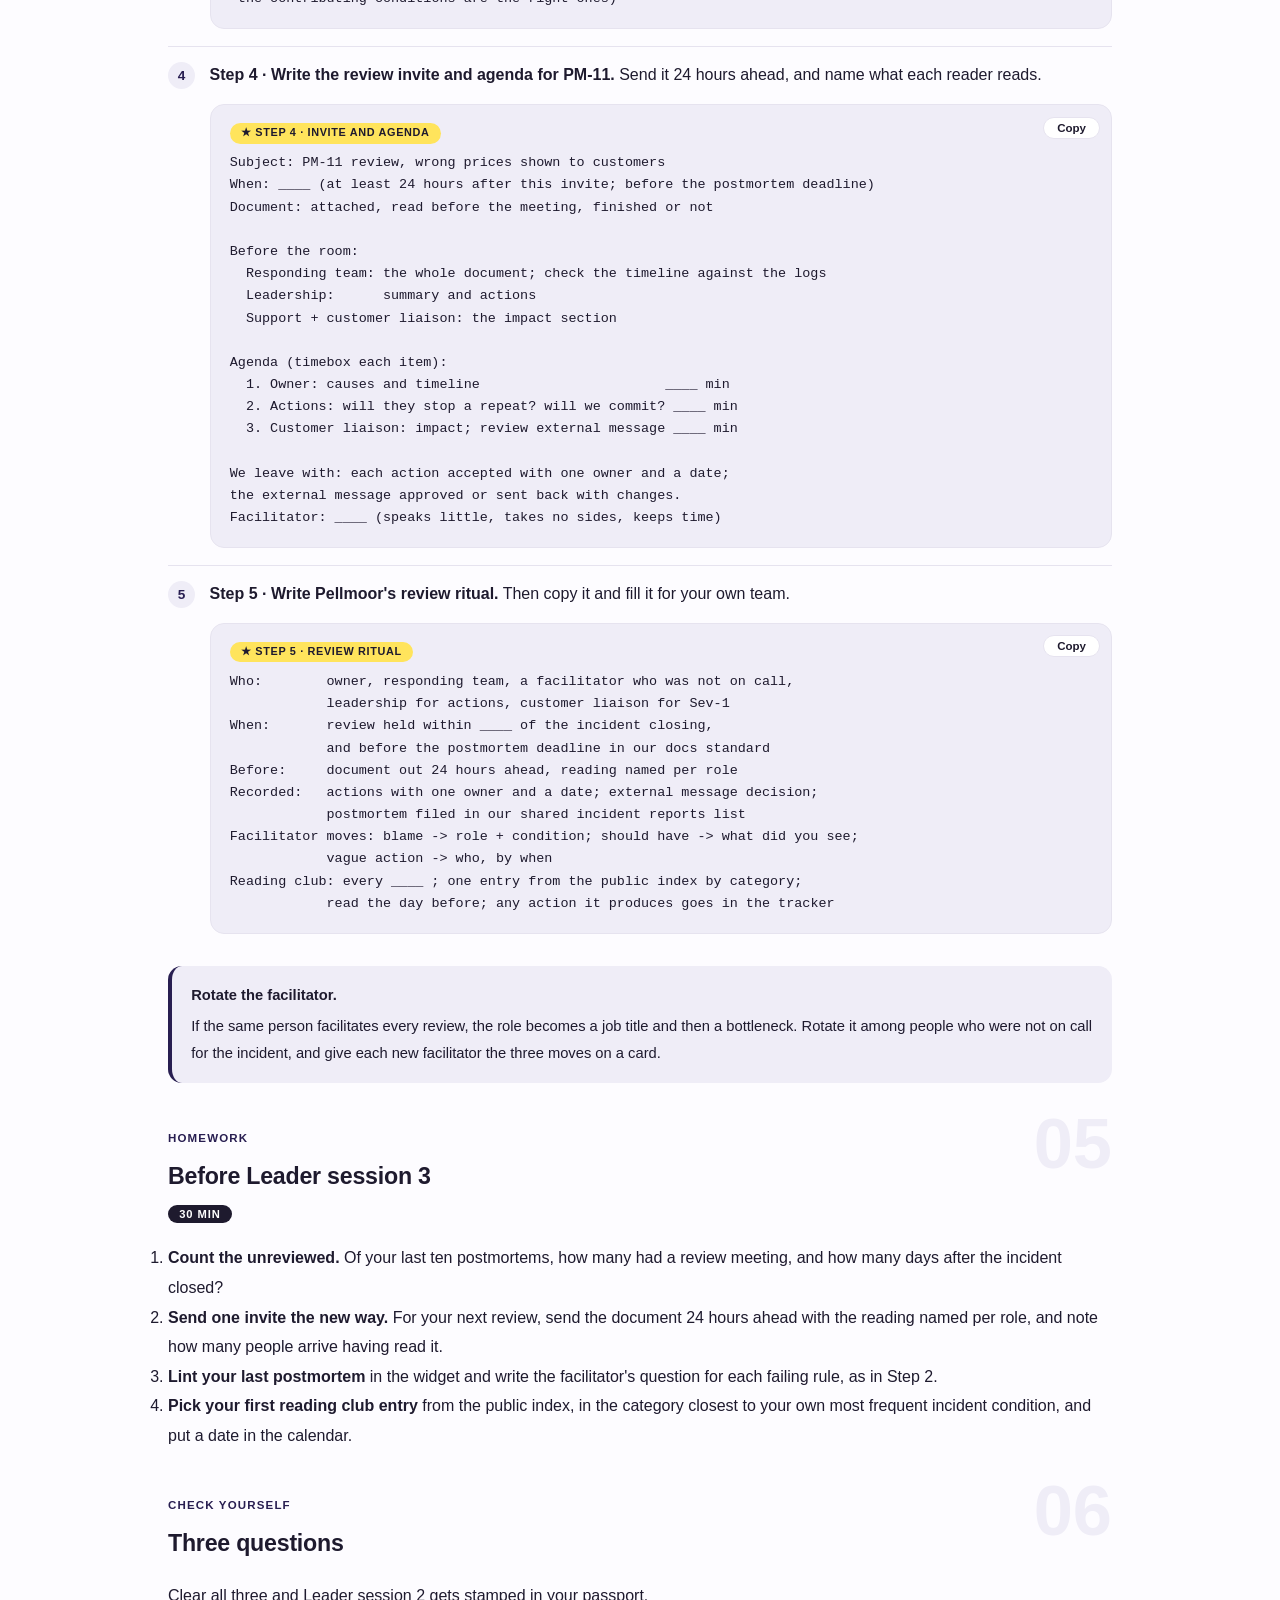
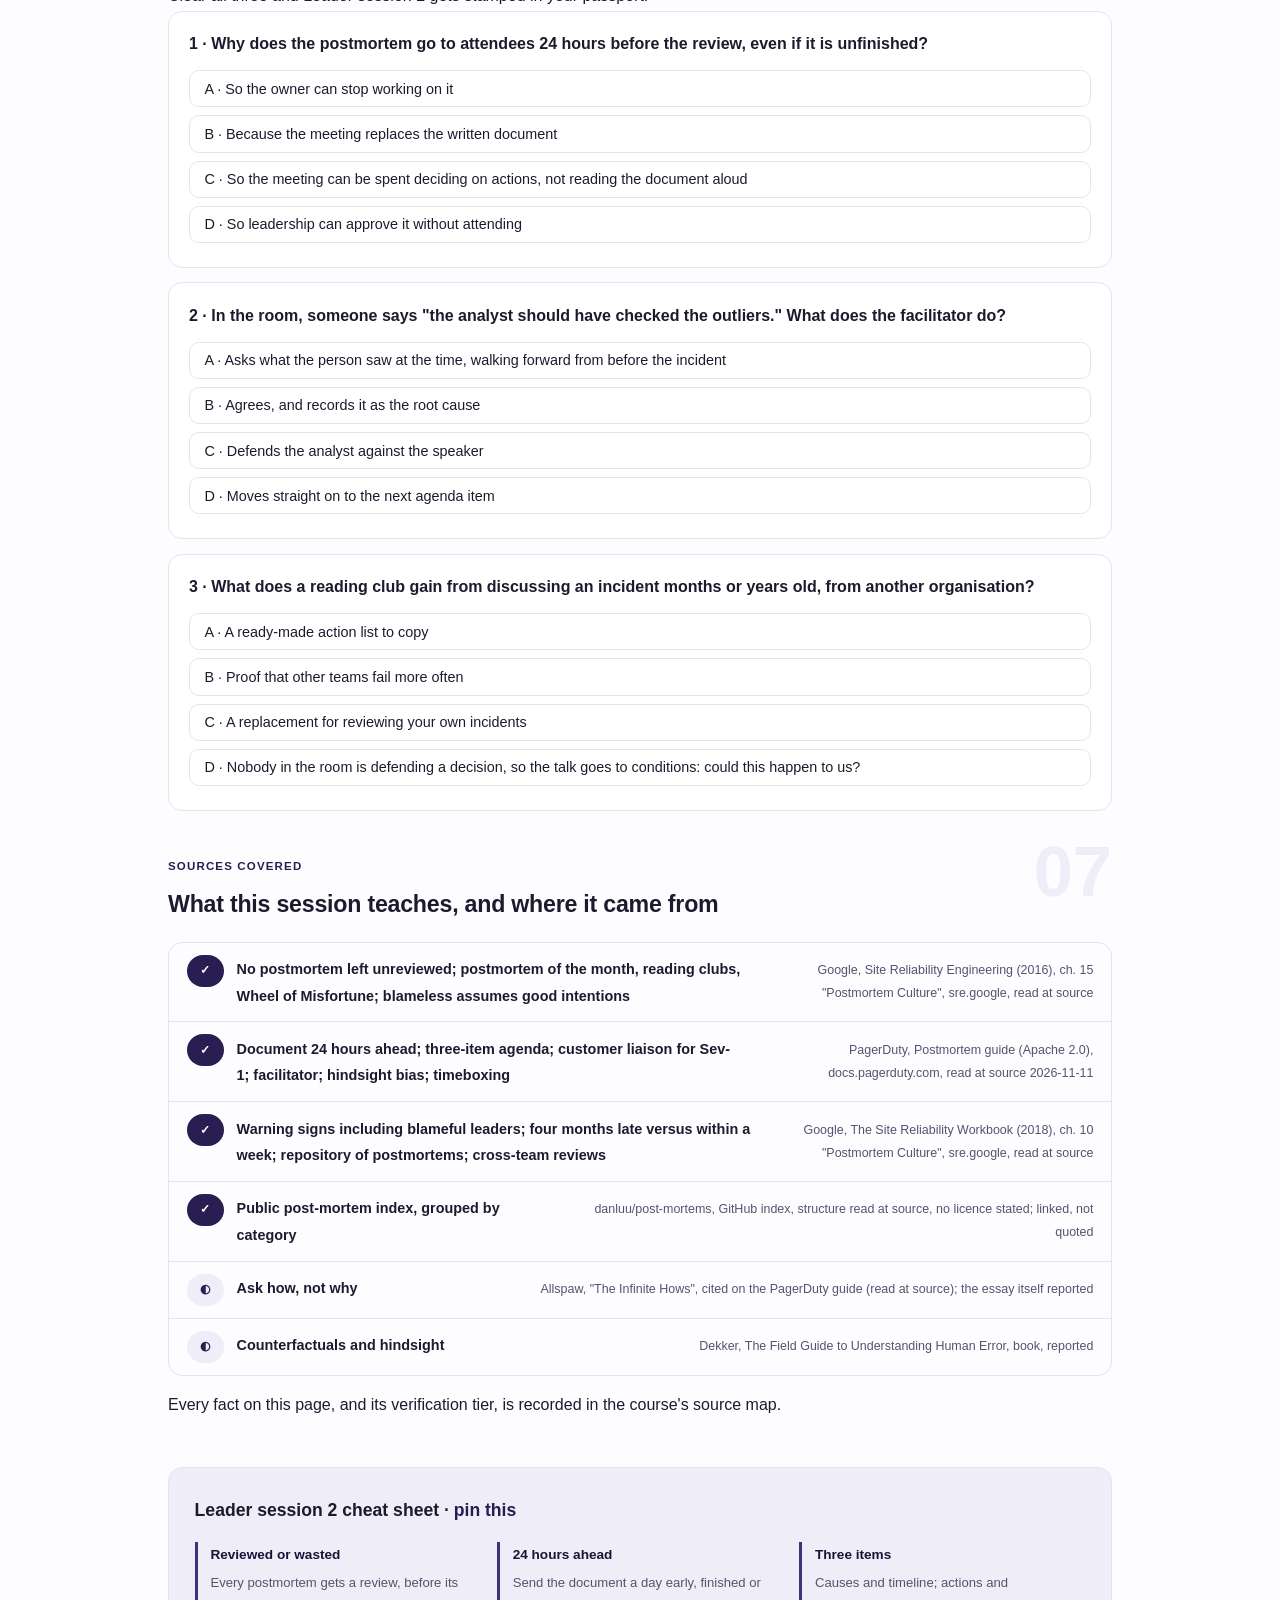
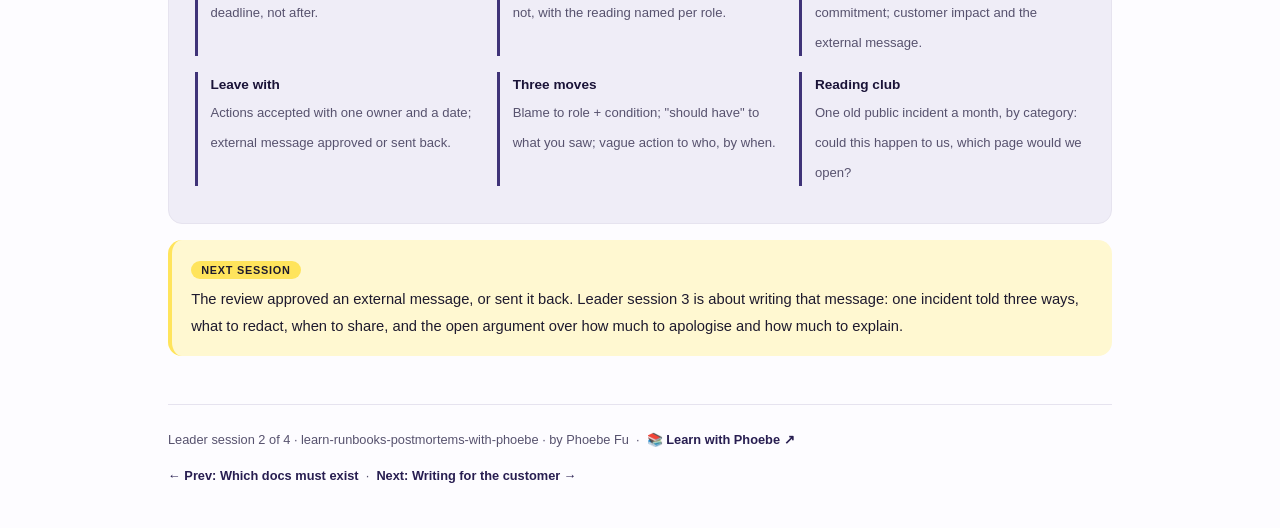
<file: courses/b2-the-review-people-come-to.html>
<!DOCTYPE html>
<html lang="en">
<head>
<meta charset="UTF-8">
<meta name="viewport" content="width=device-width, initial-scale=1.0">
<!-- social:start -->
<meta name="description" content="Leader session 2 of 4. The review that people come to: the document goes out 24 hours ahead, a three-item agenda, a facilitator who speaks little and takes no sides, and a reading club that learns from incidents months or years old.">
<meta property="og:type" content="article">
<meta property="og:site_name" content="Learn with Phoebe">
<meta property="og:title" content="The review that people come to - learn runbooks and postmortems with phoebe">
<meta property="og:description" content="Leader session 2 of 4. Read first, then talk: the review meeting, blameless facilitation, and learning from incidents that are not your own.">
<meta property="og:url" content="https://phoebefu6.github.io/learn-runbooks-postmortems-with-phoebe/courses/b2-the-review-people-come-to.html">
<meta property="og:image" content="https://phoebefu6.github.io/learn-runbooks-postmortems-with-phoebe/assets/og-cover.png">
<meta property="og:image:width" content="1200">
<meta property="og:image:height" content="630">
<meta name="twitter:card" content="summary_large_image">
<meta name="twitter:title" content="The review that people come to - learn runbooks and postmortems with phoebe">
<meta name="twitter:description" content="Leader session 2 of 4. A review ritual with a deadline, an agenda and decisions recorded, not a meeting people skip.">
<meta name="twitter:image" content="https://phoebefu6.github.io/learn-runbooks-postmortems-with-phoebe/assets/og-cover.png">
<!-- social:end -->
<title>Leader session 2 · The review that people come to - learn runbooks and postmortems with phoebe</title>
<link rel="stylesheet" href="../assets/style.css?v=2">
</head>
<body>

<div class="toolbar">
  <div class="wrap">
    <span class="crumb"><a href="../index.html">learn-runbooks-postmortems-with-phoebe</a> / Leader session 2 of 4</span>
    <button class="btn" id="toggle-all" type="button">Expand all</button>
    <button class="btn primary" id="zoom-toggle" type="button">Projector zoom: off</button>
  </div>
</div>

<header class="masthead">
  <div class="wrap">
    <div class="eyebrow">Learn Runbooks &amp; Postmortems with Phoebe · Leader session 2 of 4</div>
    <h1>The review that people come to: <span class="accent">read first, then talk</span></h1>
    <p class="sub">A postmortem nobody reviews changes nothing. A review people skip is not much better. Tonight you design the review that works: the document goes out a day ahead, the meeting has three agenda items and ends with decisions written down, and the facilitator keeps the room on how the system let it happen, not on who. Then you widen the habit beyond your own incidents, with a reading club built on old, public write-ups. Pellmoor's pricing postmortem is the one you rehearse on.</p>
    <div class="chip-row">
      <span class="chip level">🟡 Leader</span>
      <span class="chip audience">Heads of data or engineering, incident program owners, support and comms leads</span>
      <span class="chip audience">No code</span>
      <span class="chip time">45 min</span>
    </div>
    <div class="agenda">
      <span class="a1" style="flex:1">0-3 · Welcome</span>
      <span class="a2" style="flex:4">3-18 · The meeting, the facilitator, the reading club</span>
      <span class="a3" style="flex:5">18-40 · Build-along: the review rehearsal</span>
      <span class="a4" style="flex:1">40-45 · Q&amp;A</span>
    </div>
  </div>
</header>

<main class="wrap">

  <section class="section" id="intro">
    <div class="section-kicker">
      <span class="klabel">Part 0</span>
      <h2>Where we start</h2>
    </div>
    <p class="lede">Leader session 1 left you with a standard that says which postmortems must exist and by when. Tonight is about what happens after the draft lands: who reads it, in what order, what the meeting decides, and how the team keeps learning in the months when nothing breaks. You will run a review rehearsal on the first draft of Pellmoor's PM-11, the pricing-feed incident, with the same linter the Writer track uses. Pellmoor, a same-day online grocer, is constructed and labelled wherever it appears.</p>

    <div class="legend">
      <span class="pill">🎫 Clear all three quiz questions to stamp your passport</span>
      <span class="pill">Live = presented in the 45 minutes</span>
      <span class="pill">Self-study = the full depth, after class</span>
      <span class="pill">★ Build-along = everyone works it through</span>
    </div>

    <div class="callout win">
      <p><strong>★ What you walk out with tonight.</strong> A written review ritual for your team: who reviews, how soon after the incident, the invite and agenda you send a day ahead, what the meeting records before it ends, the facilitator's three questions, and a reading club cadence. Plus a rehearsal set of facilitator questions you can reuse on any first draft.</p>
    </div>
  </section>

  <section class="section" id="part-1">
    <div class="section-kicker">
      <span class="klabel">Part 1 · covers the review ritual</span>
      <h2>The document goes first, the meeting follows</h2>
      <span class="tag concept">5 min live</span>
    </div>
    <p class="lede">Google's SRE book lists leaving no postmortem unreviewed among its best practices, and puts the reason bluntly: "An unreviewed postmortem might as well never have existed." (Google, Site Reliability Engineering, ch. 15, read at source.) The review is where a draft becomes a set of commitments. PagerDuty's published guide shows one way to run it, and the order matters more than the room: the written postmortem comes first, the meeting follows it.</p>

    <figure class="zoomable">
      <svg viewBox="0 0 880 356" xmlns="http://www.w3.org/2000/svg" role="img" aria-label="The review drawn as a pipeline. The document goes out 24 hours before the meeting, even if unfinished. The meeting has three agenda items: the owner summarises causes and timeline; the actions are discussed, asking whether they will stop a repeat and whether leadership will commit; the customer liaison summarises customer impact and the external message is reviewed. The meeting ends with decisions recorded: actions accepted with an owner and a date, and the external message approved. A wrong-way branch in red: if nobody read the document before the room, the meeting is spent reading aloud and decisions slip.">
        <defs>
          <filter id="b2aSk" x="-3%" y="-3%" width="106%" height="106%"><feTurbulence type="fractalNoise" baseFrequency="0.02" numOctaves="2" seed="61" result="n"/><feDisplacementMap in="SourceGraphic" in2="n" scale="2.4" xChannelSelector="R" yChannelSelector="G"/></filter>
          <pattern id="b2aHc" patternUnits="userSpaceOnUse" width="7" height="7" patternTransform="rotate(-38)"><line x1="0" y1="0" x2="0" y2="7" stroke="#281E51" stroke-width="1" opacity=".5"/></pattern>
          <marker id="b2aAr" viewBox="0 0 10 10" refX="9" refY="5" markerWidth="8" markerHeight="8" orient="auto"><path d="M1 1 L9 5 L1 9" fill="none" stroke="#1E1A2E" stroke-width="1.6" stroke-linecap="round"/></marker>
        </defs>
        <style>
          .b2aH { font: 800 12px Inter, sans-serif; fill: #1E1A2E; }
          .b2aL { font: 600 12px Inter, sans-serif; fill: #1E1A2E; }
          .b2aS { font: 400 11px Inter, sans-serif; fill: #57526E; }
          .b2aW { font: 800 12px Inter, sans-serif; fill: #FFFFFF; }
          .b2aN { font: 400 12px Inter, sans-serif; fill: #57526E; }
        </style>

        <text class="b2aH" x="30" y="28">THE REVIEW AS A PIPELINE: THE DOCUMENT GOES FIRST</text>

        <g filter="url(#b2aSk)" fill="none" stroke="#1E1A2E" stroke-width="2" stroke-linecap="round" stroke-linejoin="round">
          <rect x="30" y="56" width="180" height="76" rx="10" transform="rotate(-0.8 120 94)" fill="#281E51"/>
          <rect x="260" y="44" width="330" height="176" rx="12" transform="rotate(0.4 425 132)" fill="#FFFFFF"/>
          <rect x="276" y="76" width="298" height="38" rx="8" transform="rotate(-0.6 425 95)" fill="#EFEDF7"/>
          <rect x="276" y="122" width="298" height="38" rx="8" transform="rotate(0.5 425 141)" fill="#EFEDF7"/>
          <rect x="276" y="168" width="298" height="38" rx="8" transform="rotate(-0.4 425 187)" fill="#EFEDF7"/>
          <rect x="640" y="76" width="210" height="100" rx="10" transform="rotate(0.7 745 126)" fill="#FFE45C"/>
          <path d="M214 94 L254 94" marker-end="url(#b2aAr)"/>
          <path d="M594 126 L634 126" marker-end="url(#b2aAr)"/>
          <path d="M120 136 L120 246" stroke="#991B1B" stroke-dasharray="6 6" marker-end="url(#b2aAr)"/>
          <rect x="30" y="252" width="330" height="62" rx="10" transform="rotate(-0.5 195 283)" fill="#FEF2F2" stroke="#991B1B"/>
          <!-- doodle: a clock for the 24 hours -->
          <circle cx="236" cy="156" r="14" stroke="#281E51"/>
          <path d="M236 156 L236 147 M236 156 L243 160" stroke="#281E51"/>
        </g>

        <text class="b2aW" x="46" y="86">Document out</text>
        <text class="b2aW" x="46" y="104">24 hours ahead,</text>
        <text class="b2aW" x="46" y="122">even if unfinished</text>

        <text class="b2aH" x="276" y="66">THREE AGENDA ITEMS</text>
        <text class="b2aL" x="290" y="100">1 · owner: causes and timeline</text>
        <text class="b2aL" x="290" y="146">2 · actions: stop a repeat? commit?</text>
        <text class="b2aL" x="290" y="192">3 · customer impact, external message</text>

        <text class="b2aH" x="656" y="104">Decisions recorded</text>
        <text class="b2aL" x="656" y="128">actions: owner + date</text>
        <text class="b2aL" x="656" y="150">external message approved</text>

        <text class="b2aS" x="132" y="196">if nobody read it</text>
        <text class="b2aH" x="46" y="278">Doc unread before the room</text>
        <text class="b2aS" x="46" y="298">meeting spent reading aloud; decisions slip</text>

        <text class="b2aN" x="30" y="340">Agenda order from PagerDuty's guide; the customer liaison attends for Sev-1 incidents, and is optional.</text>
      </svg>
      <figcaption>🔍 Click to zoom - the meeting is only as good as the reading before it; the highlighted box is what must exist when it ends</figcaption>
    </figure>

    <details class="card" open>
      <summary><span class="mode live">Live</span>The 24 hours and the three agenda items<span class="mini">2 min</span><span class="caret">▶</span></summary>
      <div class="body">
        <p>In PagerDuty's guide, the owner sends the document to attendees 24 hours before the meeting, finished or not. A meeting that starts with people reading spends its best minutes catching up; a meeting that starts with people who have read can spend them deciding.</p>
        <p>The agenda then runs in three items. The owner summarises the causes and the timeline. The room discusses the action items: will they reduce the chance of a repeat, and will leadership commit to them? Then, for the incidents that touched customers, the customer liaison summarises the customer impact and the room reviews the external message. The liaison attends for a Sev-1 and is optional otherwise. (PagerDuty, Postmortem guide, read at source.)</p>
        <p>Before anyone leaves, two things are written down: the actions accepted, each with one owner and a date, and the external message approved or sent back. Leader session 3 is about that message; Leader session 4 is about making the actions close.</p>
      </div>
    </details>

    <details class="card">
      <summary><span class="mode live">Live</span>Who reads what, before the room<span class="mini">2 min</span><span class="caret">▶</span></summary>
      <div class="body">
        <p>"Send it ahead" does not mean everyone reads all of it. Say in the invite which part each reader owns:</p>
        <ul>
          <li><strong>The team that responded</strong> reads the whole document and checks the timeline against what they remember and what the logs show.</li>
          <li><strong>Executives</strong> read the summary and the actions. Their job in the room is the second agenda question: will we commit to these?</li>
          <li><strong>Support and the customer liaison</strong> read the impact section, because they will be asked about it by customers before anyone else is.</li>
        </ul>
        <p>Naming the reading per role is a small courtesy that makes the 24 hours work. A busy executive who knows the two sections to read will read them.</p>
      </div>
    </details>

    <details class="card">
      <summary><span class="mode self">Self-study</span>Timeboxing and attendance<span class="mini">3 min</span><span class="caret">▶</span></summary>
      <div class="body">
        <p>PagerDuty's guide suggests you can timebox each agenda item, so a long timeline discussion does not eat the action review. It also lists who attends, and keeps its review meetings on a company-wide calendar that anyone may join; completed postmortems go to a shared Incident Reports list. Open meetings and a shared list are what turn one team's review into the organisation's learning.</p>
        <p>The deadline for holding the review is your standard's business, set in Leader session 1. A useful check for the ritual: the review happens before the postmortem's own deadline, not after, so the actions it accepts are in the document that gets published. (PagerDuty, Postmortem guide, read at source.)</p>
      </div>
    </details>

    <div class="callout example">
      <span class="ex-pill">Real world</span>
      <p><strong>Late reviews read differently.</strong> The SRE workbook's worked example sets a bad postmortem, published four months after the outage to a limited audience, beside a good one written and circulated less than a week after the incident closed. The review is part of that clock: a draft waiting for a meeting slot is a draft nobody acts on. (Google, The Site Reliability Workbook, ch. 10, read at source.)</p>
    </div>
  </section>

  <section class="section" id="part-2">
    <div class="section-kicker">
      <span class="klabel">Part 2 · covers blameless facilitation in the room</span>
      <h2>The facilitator asks how, not who</h2>
      <span class="tag concept">5 min live</span>
    </div>
    <p class="lede">A blameless document can still meet a blameful room. The facilitator is the person who keeps the meeting on the system: in PagerDuty's guide, the facilitator talks as little as they can, takes no sides, and keeps the agenda moving. What a postmortem may conclude, and why blameless is the entry condition, is taught in <a href="https://phoebefu6.github.io/learn-data-reliability-with-phoebe/courses/a4-postmortems.html">Data Reliability, postmortems ↗</a>. Here it is about the three moves a facilitator makes out loud.</p>

    <figure class="zoomable">
      <svg viewBox="0 0 880 386" xmlns="http://www.w3.org/2000/svg" role="img" aria-label="A small decision tree for the facilitator. A sentence is said in the room or found in the draft. If a person's name is the subject of a mistake, the linter rule is blame, and the facilitator reframes it to the role and the condition that allowed it. If it says should have, the rule is counterfactual, and the facilitator asks what the person saw at the time, walking forward from before the incident began. If it is a vague action, the rule is wish, and the facilitator asks who owns it and by when.">
        <defs>
          <filter id="b2bSk" x="-3%" y="-3%" width="106%" height="106%"><feTurbulence type="fractalNoise" baseFrequency="0.02" numOctaves="2" seed="67" result="n"/><feDisplacementMap in="SourceGraphic" in2="n" scale="2.4" xChannelSelector="R" yChannelSelector="G"/></filter>
          <pattern id="b2bHc" patternUnits="userSpaceOnUse" width="7" height="7" patternTransform="rotate(-38)"><line x1="0" y1="0" x2="0" y2="7" stroke="#281E51" stroke-width="1" opacity=".5"/></pattern>
          <marker id="b2bAr" viewBox="0 0 10 10" refX="9" refY="5" markerWidth="8" markerHeight="8" orient="auto"><path d="M1 1 L9 5 L1 9" fill="none" stroke="#1E1A2E" stroke-width="1.6" stroke-linecap="round"/></marker>
        </defs>
        <style>
          .b2bH { font: 800 12px Inter, sans-serif; fill: #1E1A2E; }
          .b2bL { font: 600 12px Inter, sans-serif; fill: #1E1A2E; }
          .b2bS { font: 400 11px Inter, sans-serif; fill: #57526E; }
          .b2bB { font: 800 11px Inter, sans-serif; fill: #6B5600; }
          .b2bW { font: 800 12px Inter, sans-serif; fill: #FFFFFF; }
          .b2bN { font: 400 12px Inter, sans-serif; fill: #57526E; }
        </style>

        <text class="b2bH" x="30" y="28">THE FACILITATOR'S THREE MOVES</text>
        <text class="b2bS" x="300" y="28">what is heard</text>
        <text class="b2bS" x="610" y="28">what the facilitator does</text>

        <g filter="url(#b2bSk)" fill="none" stroke="#1E1A2E" stroke-width="2" stroke-linecap="round" stroke-linejoin="round">
          <rect x="30" y="160" width="200" height="64" rx="10" transform="rotate(-0.8 130 192)" fill="#281E51"/>
          <rect x="300" y="52" width="250" height="60" rx="8" transform="rotate(0.6 425 82)" fill="#FFFFFF"/>
          <rect x="300" y="168" width="250" height="60" rx="8" transform="rotate(-0.5 425 198)" fill="#FFFFFF"/>
          <rect x="300" y="284" width="250" height="60" rx="8" transform="rotate(0.4 425 314)" fill="#FFFFFF"/>
          <rect x="610" y="52" width="240" height="60" rx="8" transform="rotate(-0.4 730 82)" fill="#FFE45C"/>
          <rect x="610" y="168" width="240" height="60" rx="8" transform="rotate(0.5 730 198)" fill="#EFEDF7"/>
          <rect x="610" y="284" width="240" height="60" rx="8" transform="rotate(-0.6 730 314)" fill="#EFEDF7"/>
          <path d="M234 184 L294 88" marker-end="url(#b2bAr)"/>
          <path d="M234 196 L294 198" marker-end="url(#b2bAr)"/>
          <path d="M234 208 L294 308" marker-end="url(#b2bAr)"/>
          <path d="M554 82 L604 82" marker-end="url(#b2bAr)"/>
          <path d="M554 198 L604 198" marker-end="url(#b2bAr)"/>
          <path d="M554 314 L604 314" marker-end="url(#b2bAr)"/>
          <!-- doodle: a speech bubble over the root -->
          <path d="M60 96 Q60 80 80 80 L170 80 Q190 80 190 96 Q190 112 170 112 L104 112 L88 128 L92 112 L80 112 Q60 112 60 96 Z" stroke="#281E51"/>
        </g>

        <text class="b2bW" x="46" y="188">A sentence in the room</text>
        <text class="b2bW" x="46" y="206">or in the draft</text>

        <text class="b2bL" x="316" y="78">A name is the subject</text>
        <text class="b2bS" x="316" y="96">of a mistake · rule: blame</text>
        <text class="b2bL" x="316" y="194">"Should have" ...</text>
        <text class="b2bS" x="316" y="212">rule: counterfactual</text>
        <text class="b2bL" x="316" y="310">A vague action</text>
        <text class="b2bS" x="316" y="328">no owner, no date · rule: wish</text>

        <text class="b2bH" x="626" y="78">Reframe: role + condition</text>
        <text class="b2bS" x="626" y="96">the role, then the missing guard</text>
        <text class="b2bL" x="626" y="194">Ask: what did you see then?</text>
        <text class="b2bS" x="626" y="212">walk forward from before it began</text>
        <text class="b2bL" x="626" y="310">Ask: who owns it, by when?</text>
        <text class="b2bS" x="626" y="328">one owner role and a date</text>

        <text class="b2bN" x="30" y="372">The rule names are the linter's. The facilitator asks; the room supplies the answer.</text>
      </svg>
      <figcaption>🔍 Click to zoom - three things you will hear, and the question that turns each one back to the system</figcaption>
    </figure>

    <details class="card">
      <summary><span class="mode live">Live</span>Blameless, said out loud<span class="mini">2 min</span><span class="caret">▶</span></summary>
      <div class="body">
        <p>The SRE book's blameless postmortem focuses on contributing causes and assumes everyone involved had good intentions. In the room that becomes a habit of grammar. When a sentence has a person's name as the subject of a mistake ("the analyst pushed the feed without looking"), the facilitator restates it with the role and the condition: the pricing on-call pushed a feed, and the tooling gave them no diff to look at. The person is still in the story. The question has moved to what the system let happen.</p>
        <p>PagerDuty's blameless page also points to John Allspaw's essay "The Infinite Hows": ask how something happened, not why someone did it. "Why did you push it?" asks for a defence. "How did the feed get accepted?" asks for a mechanism. (PagerDuty guide, read at source; Allspaw's essay cited there, reported.)</p>
      </div>
    </details>

    <details class="card">
      <summary><span class="mode live">Live</span>Hindsight, and the "should have"<span class="mini">2 min</span><span class="caret">▶</span></summary>
      <div class="body">
        <p>Everyone in the review knows how the incident ended. The people in the timeline did not. PagerDuty's answer to hindsight bias is procedural: start the timeline before the incident and work forward, so the room sees what each person saw at each moment. "Should have" describes a world that did not happen (Dekker, reported); the facilitator's reply is a question about the world that did: what did you see at 09:40, and what did the screen show you?</p>
      </div>
    </details>

    <details class="card">
      <summary><span class="mode self">Self-study</span>What the facilitator does not do<span class="mini">2 min</span><span class="caret">▶</span></summary>
      <div class="body">
        <p>The facilitator does not argue the root cause, does not grade the draft, and does not take the side of the team or of leadership. Whether a postmortem should name one root cause or a set of contributing conditions is a live disagreement between practitioners and templates; it is argued in <a href="https://phoebefu6.github.io/learn-data-reliability-with-phoebe/courses/a4-postmortems.html">Data Reliability, postmortems ↗</a>, not here. The facilitator's job is narrower: keep the room on the agenda, on the system, and on decisions that get written down.</p>
      </div>
    </details>

    <div class="callout example">
      <span class="ex-pill">Real world</span>
      <p><strong>The warning sign at the top.</strong> The SRE workbook's postmortem chapter lists warning signs of a failing postmortem culture, and two of them belong to the review room: incidents that repeat, and leaders using blameful language. A blameless template does not survive a vice president asking "who did this?" in the meeting. That is why the facilitator's reframe matters most when the senior person in the room is the one speaking. (Google, The Site Reliability Workbook, ch. 10, read at source.)</p>
    </div>
  </section>

  <section class="section" id="part-3">
    <div class="section-kicker">
      <span class="klabel">Part 3 · covers learning beyond your own incidents</span>
      <h2>A reading club for incidents that are not yours</h2>
      <span class="tag concept">5 min live</span>
    </div>
    <p class="lede">Your own incidents arrive at their own pace, and a quiet quarter teaches nothing. The SRE book describes rituals that keep the learning going between them: a postmortem of the month, sent out as a newsletter; reading clubs that discuss incidents months or years old; and the Wheel of Misfortune, where a past postmortem is re-enacted with engineers playing the roles. (Google, Site Reliability Engineering, ch. 15, read at source.) The SRE workbook adds cross-team reviews and weekly outage reports to the same family.</p>

    <figure class="zoomable">
      <svg viewBox="0 0 880 376" xmlns="http://www.w3.org/2000/svg" role="img" aria-label="A month of review rituals drawn as a cycle of four. Review by the deadline, for each incident above the severity line. Postmortem of the month, one write-up sent to everyone. Reading club, one old incident read beforehand, highlighted. Wheel of Misfortune, a past incident re-enacted. The rituals come from the SRE book; the monthly cadence is a constructed Pellmoor choice.">
        <defs>
          <filter id="b2cSk" x="-3%" y="-3%" width="106%" height="106%"><feTurbulence type="fractalNoise" baseFrequency="0.02" numOctaves="2" seed="71" result="n"/><feDisplacementMap in="SourceGraphic" in2="n" scale="2.4" xChannelSelector="R" yChannelSelector="G"/></filter>
          <pattern id="b2cHc" patternUnits="userSpaceOnUse" width="7" height="7" patternTransform="rotate(-38)"><line x1="0" y1="0" x2="0" y2="7" stroke="#281E51" stroke-width="1" opacity=".5"/></pattern>
          <marker id="b2cAr" viewBox="0 0 10 10" refX="9" refY="5" markerWidth="8" markerHeight="8" orient="auto"><path d="M1 1 L9 5 L1 9" fill="none" stroke="#1E1A2E" stroke-width="1.6" stroke-linecap="round"/></marker>
        </defs>
        <style>
          .b2cH { font: 800 12px Inter, sans-serif; fill: #1E1A2E; }
          .b2cL { font: 600 12px Inter, sans-serif; fill: #1E1A2E; }
          .b2cS { font: 400 11px Inter, sans-serif; fill: #57526E; }
          .b2cN { font: 400 12px Inter, sans-serif; fill: #57526E; }
        </style>

        <text class="b2cH" x="30" y="28">A MONTH OF REVIEW RITUALS, AS A CYCLE</text>

        <g filter="url(#b2cSk)" fill="none" stroke="#1E1A2E" stroke-width="2" stroke-linecap="round" stroke-linejoin="round">
          <rect x="330" y="44" width="220" height="56" rx="10" transform="rotate(-0.7 440 72)" fill="#FFFFFF"/>
          <rect x="620" y="162" width="230" height="56" rx="10" transform="rotate(0.6 735 190)" fill="#EFEDF7"/>
          <rect x="330" y="280" width="220" height="56" rx="10" transform="rotate(-0.5 440 308)" fill="#FFE45C"/>
          <rect x="30" y="162" width="230" height="56" rx="10" transform="rotate(0.5 145 190)" fill="#EFEDF7"/>
          <path d="M556 72 Q700 80 730 154" marker-end="url(#b2cAr)"/>
          <path d="M740 224 Q710 300 558 310" marker-end="url(#b2cAr)"/>
          <path d="M324 310 Q170 300 148 226" marker-end="url(#b2cAr)"/>
          <path d="M150 156 Q180 80 324 72" marker-end="url(#b2cAr)"/>
          <!-- doodle: a calendar page in the middle of the cycle -->
          <rect x="406" y="156" width="68" height="64" rx="6" fill="#FFFFFF"/>
          <path d="M406 174 L474 174 M422 148 L422 162 M458 148 L458 162 M418 190 L428 190 M436 190 L446 190 M454 190 L464 190 M418 204 L428 204 M436 204 L446 204" stroke="#281E51"/>
        </g>

        <text class="b2cL" x="346" y="68">Review, by the deadline</text>
        <text class="b2cS" x="346" y="86">each incident above the line</text>
        <text class="b2cL" x="636" y="186">Postmortem of the month</text>
        <text class="b2cS" x="636" y="204">one write-up, sent to all</text>
        <text class="b2cH" x="346" y="304">Reading club</text>
        <text class="b2cS" x="346" y="322">one old incident, read first</text>
        <text class="b2cL" x="46" y="186">Wheel of Misfortune</text>
        <text class="b2cS" x="46" y="204">a past incident, re-enacted</text>

        <text class="b2cN" x="30" y="362">Rituals from the SRE book; the monthly cadence is a constructed Pellmoor choice.</text>
      </svg>
      <figcaption>🔍 Click to zoom - your own incidents set the review; the other three rituals keep learning going in a quiet month</figcaption>
    </figure>

    <details class="card">
      <summary><span class="mode live">Live</span>Why old incidents teach well<span class="mini">2 min</span><span class="caret">▶</span></summary>
      <div class="body">
        <p>A reading club on an incident months or years old has advantages your own review cannot have. Nobody in the room was on call for it, so nobody is defending a decision. The outcome is known, so the discussion can go straight to the conditions. And the question the club asks is about your system, not theirs: could this happen to us, and which of our pages would we open?</p>
      </div>
    </details>

    <details class="card">
      <summary><span class="mode live">Live</span>A reading club built on a public index<span class="mini">2 min</span><span class="caret">▶</span></summary>
      <div class="body">
        <p>Dan Luu's <a href="https://github.com/danluu/post-mortems">post-mortems index on GitHub ↗</a> collects links to public write-ups and groups them under Config Errors, Hardware/Power Failures, Conflicts, Time, Database and Uncategorized, with other lists and analysis after them. Config errors is the largest named group, at about 60 entries. The grouping is what makes it useful for a club: pick a category that matches a condition your own corpus keeps tagging, pick one entry, and read the original write-up it links to.</p>
        <p>A simple session shape: one entry per session, chosen by category; everyone reads it the day before, the same courtesy as your own reviews; and the discussion answers two questions. Could this happen to us? Which of our pages would we open, and would they help? The index states no licence, so link to it and to the write-ups; do not copy their summaries into your own materials.</p>
      </div>
    </details>

    <details class="card">
      <summary><span class="mode live">Live</span>Constructed Pellmoor example: the first reading club<span class="mini">2 min</span><span class="caret">▶</span></summary>
      <div class="body">
        <p>Constructed Pellmoor example. After the pricing-feed incident, the head of engineering starts a monthly reading club: six people, thirty minutes, the last Thursday of the month. The first session picks from the Config Errors group, because Pellmoor's own corpus already shows a bad input accepted by a check that looked only at the shape of the file. The entry is sent out the day before.</p>
        <p>The discussion takes the two questions in order. Could this happen to us? The warehouse picking lead says yes, and names the supplier slot file as the same kind of input. Which of our pages would we open? Nobody can name one. That silence becomes the club's only output: an action to write the page, with one owner role and a date, logged in the same tracker as every postmortem action. (Every detail here is constructed.)</p>
      </div>
    </details>

    <details class="card">
      <summary><span class="mode self">Self-study</span>Wheel of Misfortune and the drill<span class="mini">2 min</span><span class="caret">▶</span></summary>
      <div class="body">
        <p>A Wheel of Misfortune session re-enacts a past postmortem, with one engineer playing the responder and another playing the system. It overlaps with the runbook drill taught in Writer session 3, with a different aim: a drill tests the page, the wheel tests the responder's reasoning. Run one from your own reviewed postmortems once the reading club is steady.</p>
      </div>
    </details>

    <div class="callout example">
      <span class="ex-pill">Real world</span>
      <p><strong>Learning from thousands, not one.</strong> The SRE workbook describes a searchable repository of thousands of postmortems going back to 2009, analysed for trends such as postmortems per month, time to detect and resolve, and blast radius. A reading club is the small, human version of the same idea: the corpus is bigger than your own incidents, and reading it on purpose is how a team gets ahead of the next one. (Google, The Site Reliability Workbook, ch. 10, read at source.)</p>
    </div>
  </section>

  <section class="section" id="demo-1">
    <div class="section-kicker">
      <span class="klabel">Build-along</span>
      <h2>The review rehearsal</h2>
      <span class="tag demo">★ 22 min · everyone works it through</span>
    </div>
    <p class="lede">The widget is the linter the Writer track uses, loaded with the first draft of Pellmoor's PM-11, the pricing-feed postmortem. You will not rewrite it. You will read its findings as a facilitator would, write the question you would ask in the room for each, then write the invite and the ritual. The rule engine is real and runs on any text you paste; PM-11 is constructed. The linter checks shape, not truth: a draft can score 100 and still name the wrong conditions.</p>

    <div class="rbp-widget" data-mode="linter" data-sample="s3"></div>

    <figure class="zoomable">
      <svg viewBox="0 0 880 304" xmlns="http://www.w3.org/2000/svg" role="img" aria-label="The rehearsal in three panels. Left: the PM-11 first draft with its 11 findings by rule: owner at line 1; time at lines 5, 6 and 7; blame at lines 6 and 13; counterfactual at line 13; wish at lines 16, 17 and 18; impact at line 9. Middle, highlighted: six facilitator questions, one per failing rule, asked in the room. Right: the PM-11 team version, 6 of 6 rules pass, score 100, which shows shape, not truth.">
        <defs>
          <filter id="b2dSk" x="-3%" y="-3%" width="106%" height="106%"><feTurbulence type="fractalNoise" baseFrequency="0.02" numOctaves="2" seed="73" result="n"/><feDisplacementMap in="SourceGraphic" in2="n" scale="2.4" xChannelSelector="R" yChannelSelector="G"/></filter>
          <pattern id="b2dHc" patternUnits="userSpaceOnUse" width="7" height="7" patternTransform="rotate(-38)"><line x1="0" y1="0" x2="0" y2="7" stroke="#281E51" stroke-width="1" opacity=".5"/></pattern>
          <marker id="b2dAr" viewBox="0 0 10 10" refX="9" refY="5" markerWidth="8" markerHeight="8" orient="auto"><path d="M1 1 L9 5 L1 9" fill="none" stroke="#1E1A2E" stroke-width="1.6" stroke-linecap="round"/></marker>
        </defs>
        <style>
          .b2dH { font: 800 12px Inter, sans-serif; fill: #1E1A2E; }
          .b2dL { font: 600 12px Inter, sans-serif; fill: #1E1A2E; }
          .b2dS { font: 400 11px Inter, sans-serif; fill: #57526E; }
          .b2dN { font: 400 12px Inter, sans-serif; fill: #57526E; }
        </style>

        <g filter="url(#b2dSk)" fill="none" stroke="#1E1A2E" stroke-width="2" stroke-linecap="round" stroke-linejoin="round">
          <rect x="30" y="40" width="300" height="226" rx="12" transform="rotate(-0.4 180 153)" fill="url(#b2dHc)"/>
          <rect x="390" y="96" width="200" height="110" rx="10" transform="rotate(0.8 490 151)" fill="#FFE45C"/>
          <rect x="650" y="96" width="200" height="110" rx="10" transform="rotate(-0.7 750 151)" fill="#FFFFFF"/>
          <path d="M336 152 L384 152" marker-end="url(#b2dAr)"/>
          <path d="M596 152 L644 152" marker-end="url(#b2dAr)"/>
          <!-- doodle: a question mark over the questions -->
          <path d="M478 62 Q478 50 490 50 Q502 50 502 62 Q502 72 490 74 L490 80 M490 86 L490 88" stroke="#281E51"/>
        </g>
        <rect x="46" y="54" width="268" height="198" rx="8" fill="#FFFFFF"/>

        <text class="b2dH" x="60" y="76">PM-11 FIRST DRAFT · 11 FINDINGS</text>
        <text class="b2dL" x="60" y="102">owner · line 1</text>
        <text class="b2dL" x="60" y="126">time · lines 5, 6, 7</text>
        <text class="b2dL" x="60" y="150">blame · lines 6, 13</text>
        <text class="b2dL" x="60" y="174">counterfactual · line 13</text>
        <text class="b2dL" x="60" y="198">wish · lines 16, 17, 18</text>
        <text class="b2dL" x="60" y="222">impact · line 9</text>

        <text class="b2dH" x="406" y="128">Six questions</text>
        <text class="b2dL" x="406" y="152">one per failing rule</text>
        <text class="b2dS" x="406" y="174">asked in the room</text>

        <text class="b2dH" x="666" y="128">PM-11 team version</text>
        <text class="b2dL" x="666" y="152">6 of 6 · score 100</text>
        <text class="b2dS" x="666" y="174">shape, not truth</text>

        <text class="b2dN" x="30" y="290">A score of 100 says the draft is checkable; whether its conditions are the right ones is the room's job.</text>
      </svg>
      <figcaption>🔍 Click to zoom - the linter finds the sentences; the facilitator turns each one into a question the room answers</figcaption>
    </figure>

    <div class="steps">
      <div class="step">
        <p><strong>Step 1 · Lint the first draft.</strong> The widget opens on the PM-11 first draft. Read the summary line and the findings list, rule by rule.</p>
        <div class="prompt-box good"><span class="label">★ Step 1 · the linter, as it prints</span>Postmortem · 0 of 6 rules pass · score 0 · 11 findings</div>
      </div>
      <div class="step">
        <p><strong>Step 2 · Write the facilitator's question for each failing rule.</strong> One question per rule, phrased for the room, not as an edit to the document. The first two are filled in as a pattern.</p>
        <div class="prompt-box good"><span class="label">★ Step 2 · one question per rule</span>owner (line 1):            Who owns this postmortem until its actions are done?
time (lines 5, 6, 7):      Can we put each event in UTC, with the date, from the logs?
blame (lines 6, 13):       ______________________________________________
counterfactual (line 13):  ______________________________________________
wish (lines 16, 17, 18):   ______________________________________________
impact (line 9):           ______________________________________________</div>
      </div>
      <div class="step">
        <p><strong>Step 3 · Load the team version.</strong> Switch the sample to the PM-11 team version and copy the summary line. Then write one sentence on what that score cannot tell the room.</p>
        <div class="prompt-box good"><span class="label">★ Step 3 · the linter, as it prints, and its limit</span>Postmortem · 6 of 6 rules pass · score 100 · 0 findings

What the score cannot tell the room: ____________________________
(hint: the linter checks shape, not truth; it cannot say whether
 the contributing conditions are the right ones)</div>
      </div>
      <div class="step">
        <p><strong>Step 4 · Write the review invite and agenda for PM-11.</strong> Send it 24 hours ahead, and name what each reader reads.</p>
        <div class="prompt-box good"><span class="label">★ Step 4 · invite and agenda</span>Subject: PM-11 review, wrong prices shown to customers
When: ____ (at least 24 hours after this invite; before the postmortem deadline)
Document: attached, read before the meeting, finished or not

Before the room:
  Responding team: the whole document; check the timeline against the logs
  Leadership:      summary and actions
  Support + customer liaison: the impact section

Agenda (timebox each item):
  1. Owner: causes and timeline                       ____ min
  2. Actions: will they stop a repeat? will we commit? ____ min
  3. Customer liaison: impact; review external message ____ min

We leave with: each action accepted with one owner and a date;
the external message approved or sent back with changes.
Facilitator: ____ (speaks little, takes no sides, keeps time)</div>
      </div>
      <div class="step">
        <p><strong>Step 5 · Write Pellmoor's review ritual.</strong> Then copy it and fill it for your own team.</p>
        <div class="prompt-box good"><span class="label">★ Step 5 · review ritual</span>Who:        owner, responding team, a facilitator who was not on call,
            leadership for actions, customer liaison for Sev-1
When:       review held within ____ of the incident closing,
            and before the postmortem deadline in our docs standard
Before:     document out 24 hours ahead, reading named per role
Recorded:   actions with one owner and a date; external message decision;
            postmortem filed in our shared incident reports list
Facilitator moves: blame -&gt; role + condition; should have -&gt; what did you see;
            vague action -&gt; who, by when
Reading club: every ____ ; one entry from the public index by category;
            read the day before; any action it produces goes in the tracker</div>
      </div>
    </div>

    <div class="callout tip">
      <p><strong>Rotate the facilitator.</strong> If the same person facilitates every review, the role becomes a job title and then a bottleneck. Rotate it among people who were not on call for the incident, and give each new facilitator the three moves on a card.</p>
    </div>
  </section>

  <section class="section" id="exercise">
    <div class="section-kicker">
      <span class="klabel">Homework</span>
      <h2>Before Leader session 3</h2>
      <span class="tag exercise">30 min</span>
    </div>
    <ol>
      <li><strong>Count the unreviewed.</strong> Of your last ten postmortems, how many had a review meeting, and how many days after the incident closed?</li>
      <li><strong>Send one invite the new way.</strong> For your next review, send the document 24 hours ahead with the reading named per role, and note how many people arrive having read it.</li>
      <li><strong>Lint your last postmortem</strong> in the widget and write the facilitator's question for each failing rule, as in Step 2.</li>
      <li><strong>Pick your first reading club entry</strong> from the public index, in the category closest to your own most frequent incident condition, and put a date in the calendar.</li>
    </ol>
  </section>

  <section class="section" id="quiz">
    <div class="section-kicker">
      <span class="klabel">Check yourself</span>
      <h2>Three questions</h2>
    </div>
    <p>Clear all three and Leader session 2 gets stamped in your passport.</p>

    <div class="quiz-q" data-answer="2">
      <p class="qtext">1 · Why does the postmortem go to attendees 24 hours before the review, even if it is unfinished?</p>
      <button class="qopt" type="button">A · So the owner can stop working on it</button>
      <button class="qopt" type="button">B · Because the meeting replaces the written document</button>
      <button class="qopt" type="button">C · So the meeting can be spent deciding on actions, not reading the document aloud</button>
      <button class="qopt" type="button">D · So leadership can approve it without attending</button>
      <p class="qwhy">The written postmortem comes first and the meeting follows it. Time spent catching up in the room is time not spent on the actions and the external message.</p>
    </div>

    <div class="quiz-q" data-answer="0">
      <p class="qtext">2 · In the room, someone says "the analyst should have checked the outliers." What does the facilitator do?</p>
      <button class="qopt" type="button">A · Asks what the person saw at the time, walking forward from before the incident</button>
      <button class="qopt" type="button">B · Agrees, and records it as the root cause</button>
      <button class="qopt" type="button">C · Defends the analyst against the speaker</button>
      <button class="qopt" type="button">D · Moves straight on to the next agenda item</button>
      <p class="qwhy">"Should have" describes a world that did not happen. The facilitator takes no sides and turns the sentence into a question about what the system showed at the time.</p>
    </div>

    <div class="quiz-q" data-answer="3">
      <p class="qtext">3 · What does a reading club gain from discussing an incident months or years old, from another organisation?</p>
      <button class="qopt" type="button">A · A ready-made action list to copy</button>
      <button class="qopt" type="button">B · Proof that other teams fail more often</button>
      <button class="qopt" type="button">C · A replacement for reviewing your own incidents</button>
      <button class="qopt" type="button">D · Nobody in the room is defending a decision, so the talk goes to conditions: could this happen to us?</button>
      <p class="qwhy">The SRE book's reading clubs work on old incidents. Distance removes the defensiveness; the useful question is about your own system and your own pages.</p>
    </div>

    <p class="quiz-score"></p>
  </section>

  <section class="section" id="official">
    <div class="section-kicker">
      <span class="klabel">Sources covered</span>
      <h2>What this session teaches, and where it came from</h2>
    </div>
    <div class="covered">
      <div class="covered-row"><span class="status pill solid">✓</span><span class="name">No postmortem left unreviewed; postmortem of the month, reading clubs, Wheel of Misfortune; blameless assumes good intentions</span><span class="note">Google, Site Reliability Engineering (2016), ch. 15 "Postmortem Culture", sre.google, read at source</span></div>
      <div class="covered-row"><span class="status pill solid">✓</span><span class="name">Document 24 hours ahead; three-item agenda; customer liaison for Sev-1; facilitator; hindsight bias; timeboxing</span><span class="note">PagerDuty, Postmortem guide (Apache 2.0), docs.pagerduty.com, read at source 2026-11-11</span></div>
      <div class="covered-row"><span class="status pill solid">✓</span><span class="name">Warning signs including blameful leaders; four months late versus within a week; repository of postmortems; cross-team reviews</span><span class="note">Google, The Site Reliability Workbook (2018), ch. 10 "Postmortem Culture", sre.google, read at source</span></div>
      <div class="covered-row"><span class="status pill solid">✓</span><span class="name">Public post-mortem index, grouped by category</span><span class="note">danluu/post-mortems, GitHub index, structure read at source, no licence stated; linked, not quoted</span></div>
      <div class="covered-row"><span class="status pill light">◐</span><span class="name">Ask how, not why</span><span class="note">Allspaw, "The Infinite Hows", cited on the PagerDuty guide (read at source); the essay itself reported</span></div>
      <div class="covered-row"><span class="status pill light">◐</span><span class="name">Counterfactuals and hindsight</span><span class="note">Dekker, The Field Guide to Understanding Human Error, book, reported</span></div>
    </div>
    <p class="mono" style="margin-top:14px">Every fact on this page, and its verification tier, is recorded in the course's source map.</p>
  </section>

  <section class="cheat" id="cheatsheet">
    <h3>Leader session 2 cheat sheet <span>· pin this</span></h3>
    <div class="grid-2">
      <div class="cheat-item"><b>Reviewed or wasted</b><span>Every postmortem gets a review, before its deadline, not after.</span></div>
      <div class="cheat-item"><b>24 hours ahead</b><span>Send the document a day early, finished or not, with the reading named per role.</span></div>
      <div class="cheat-item"><b>Three items</b><span>Causes and timeline; actions and commitment; customer impact and the external message.</span></div>
      <div class="cheat-item"><b>Leave with</b><span>Actions accepted with one owner and a date; external message approved or sent back.</span></div>
      <div class="cheat-item"><b>Three moves</b><span>Blame to role + condition; "should have" to what you saw; vague action to who, by when.</span></div>
      <div class="cheat-item"><b>Reading club</b><span>One old public incident a month, by category: could this happen to us, which page would we open?</span></div>
    </div>
  </section>

  <div class="callout next">
    <span class="nx-pill">Next session</span>
    <p>The review approved an external message, or sent it back. Leader session 3 is about writing that message: one incident told three ways, what to redact, when to share, and the open argument over how much to apologise and how much to explain.</p>
  </div>

  <footer class="pagefoot">
    <span>Leader session 2 of 4 · learn-runbooks-postmortems-with-phoebe · by Phoebe Fu &nbsp;·&nbsp; 📚 <a href="https://phoebefu6.github.io/learn-with-phoebe/">Learn with Phoebe ↗</a></span>
    <span><a href="b1-which-docs-must-exist.html">← Prev: Which docs must exist</a> &nbsp;·&nbsp; <a href="b3-writing-for-the-customer.html">Next: Writing for the customer →</a></span>
  </footer>

</main>

<script src="../assets/rbp-sample.js?v=1"></script>
<script src="../assets/rbp-live.js?v=1"></script>
<script src="../assets/app.js?v=2"></script>
</body>
</html>
</file>
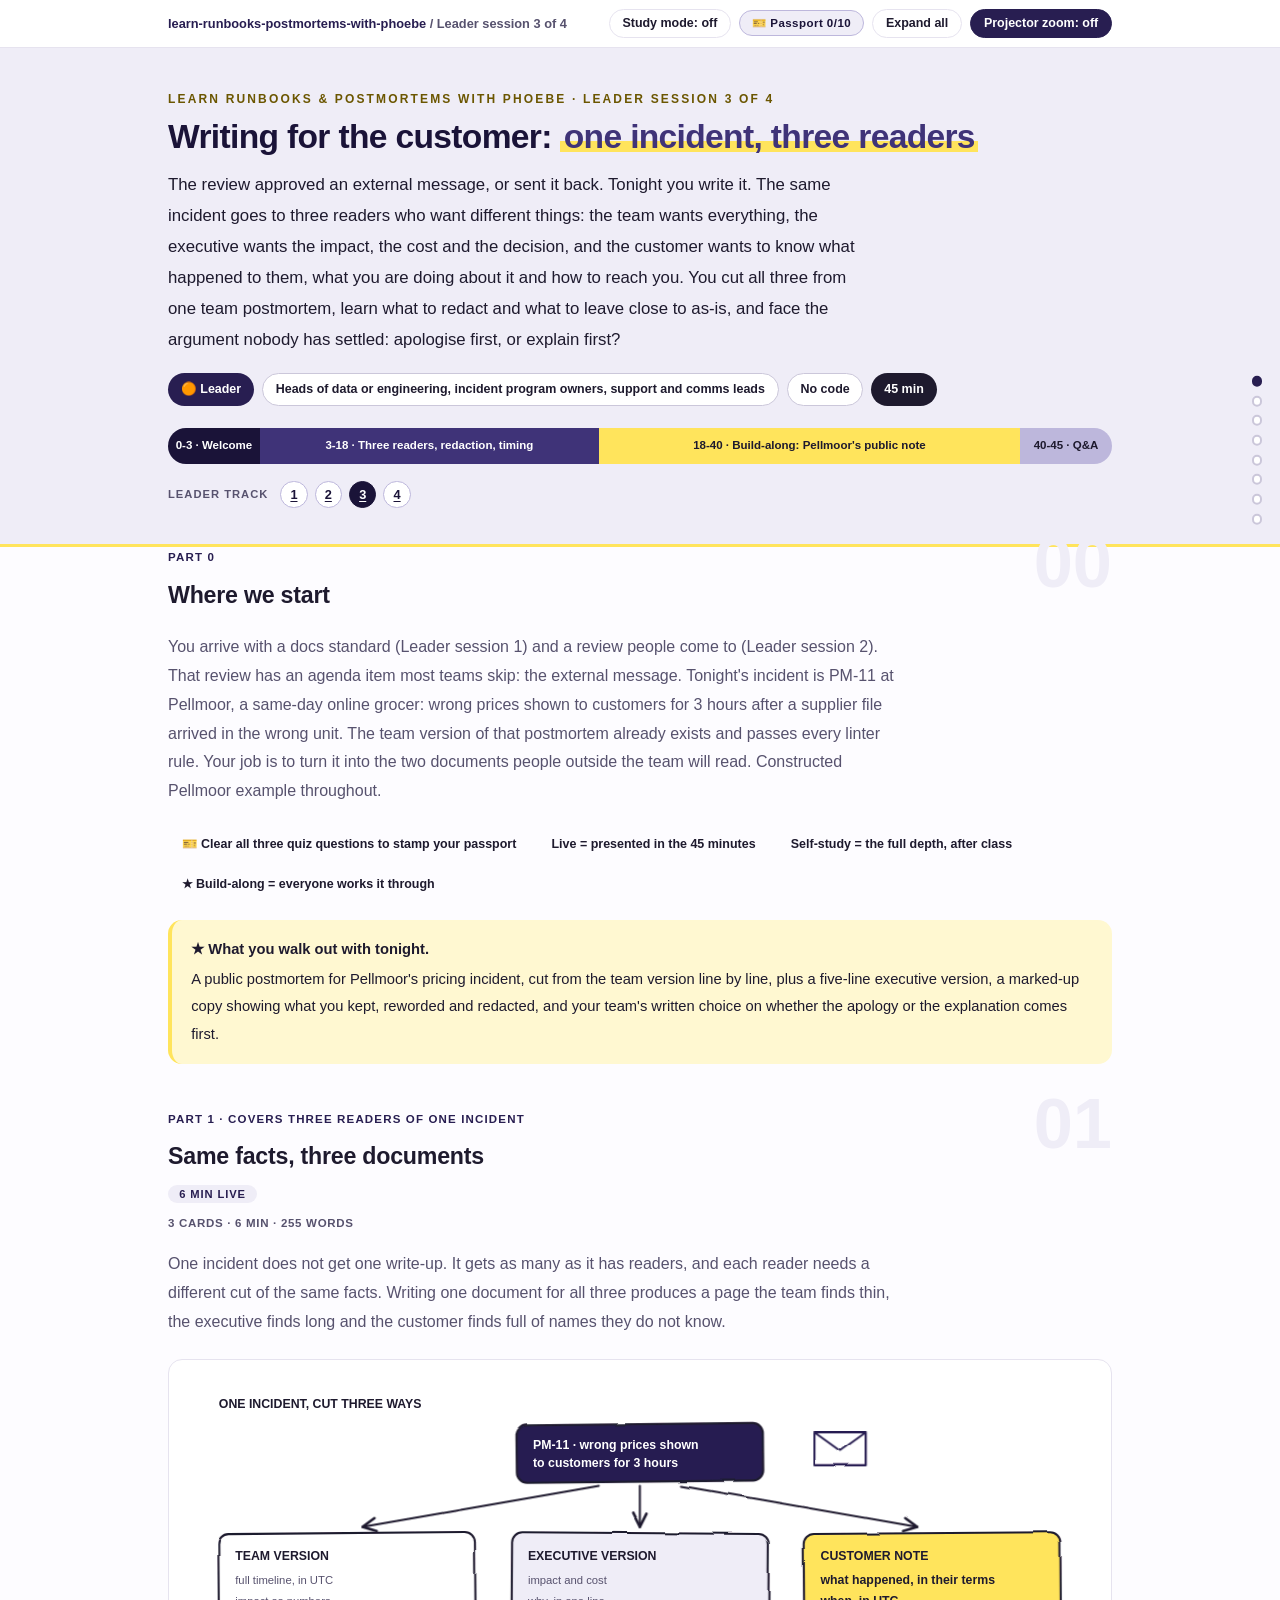
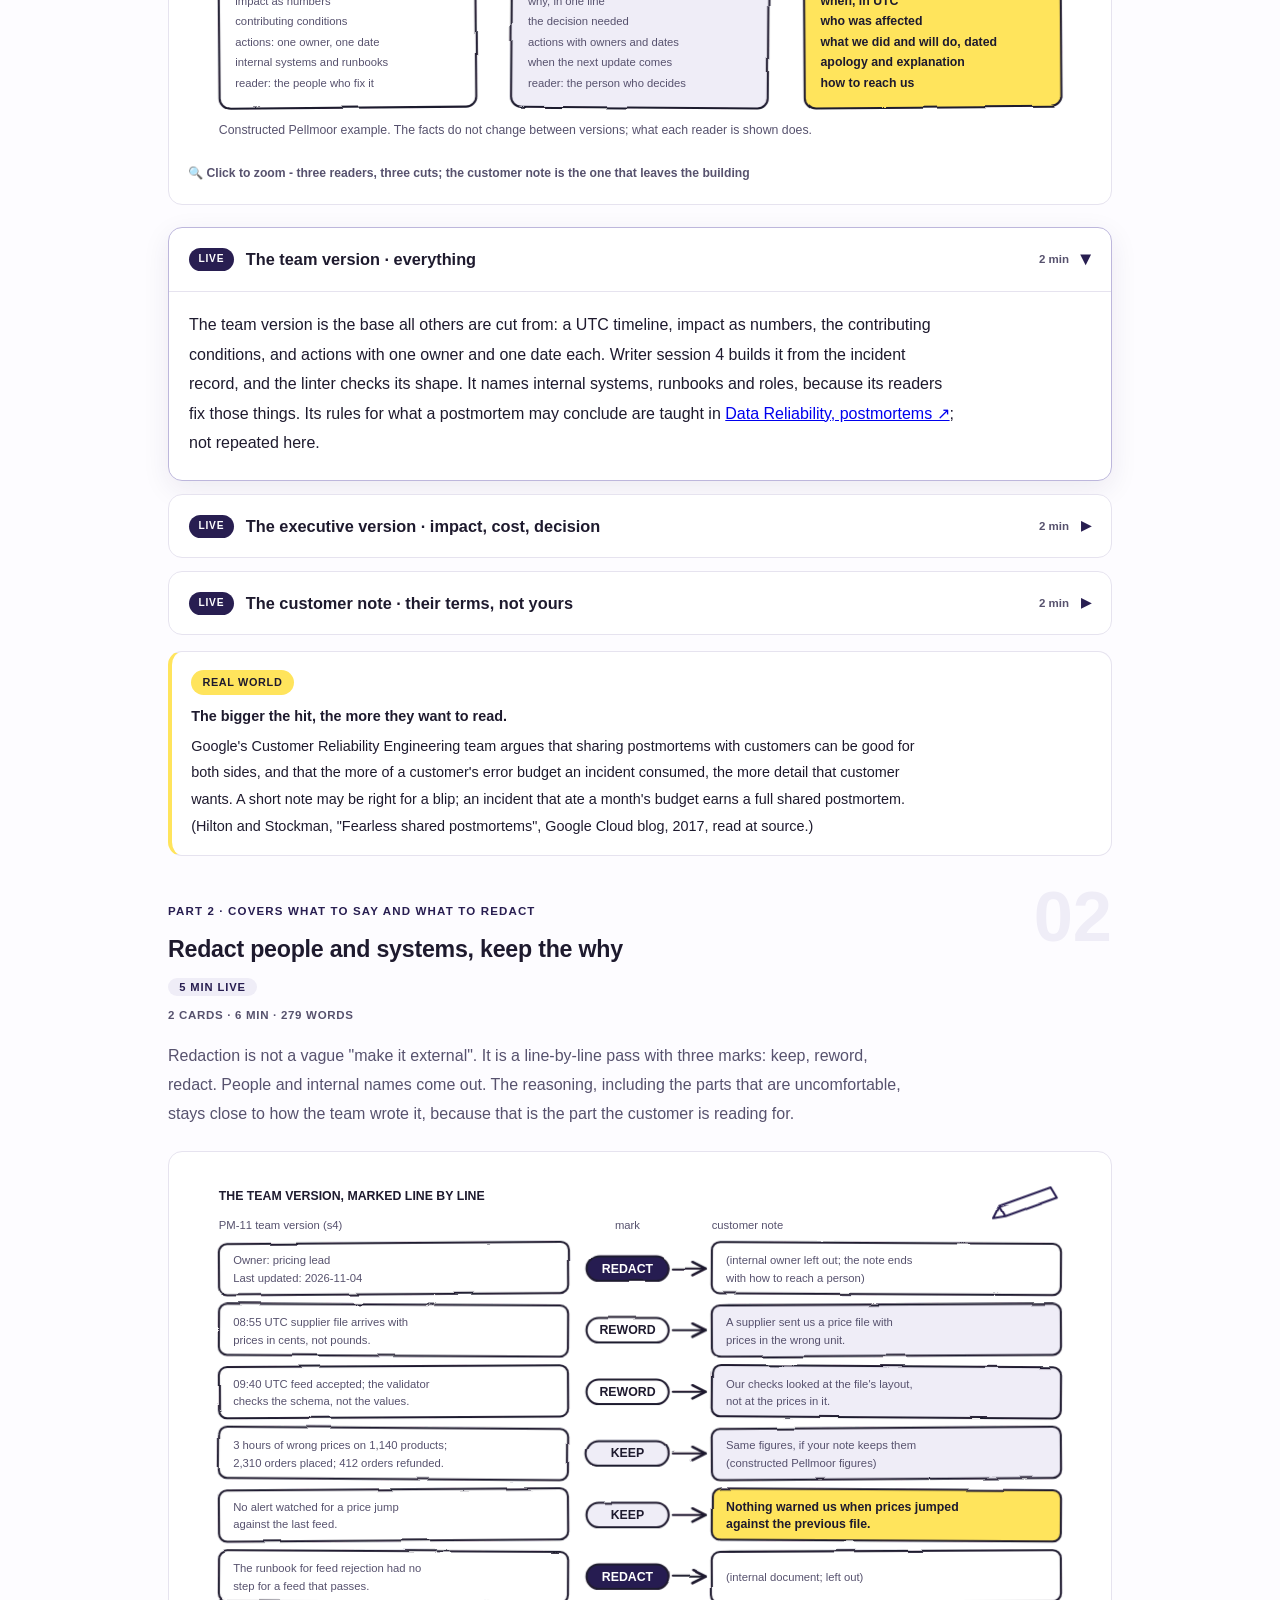
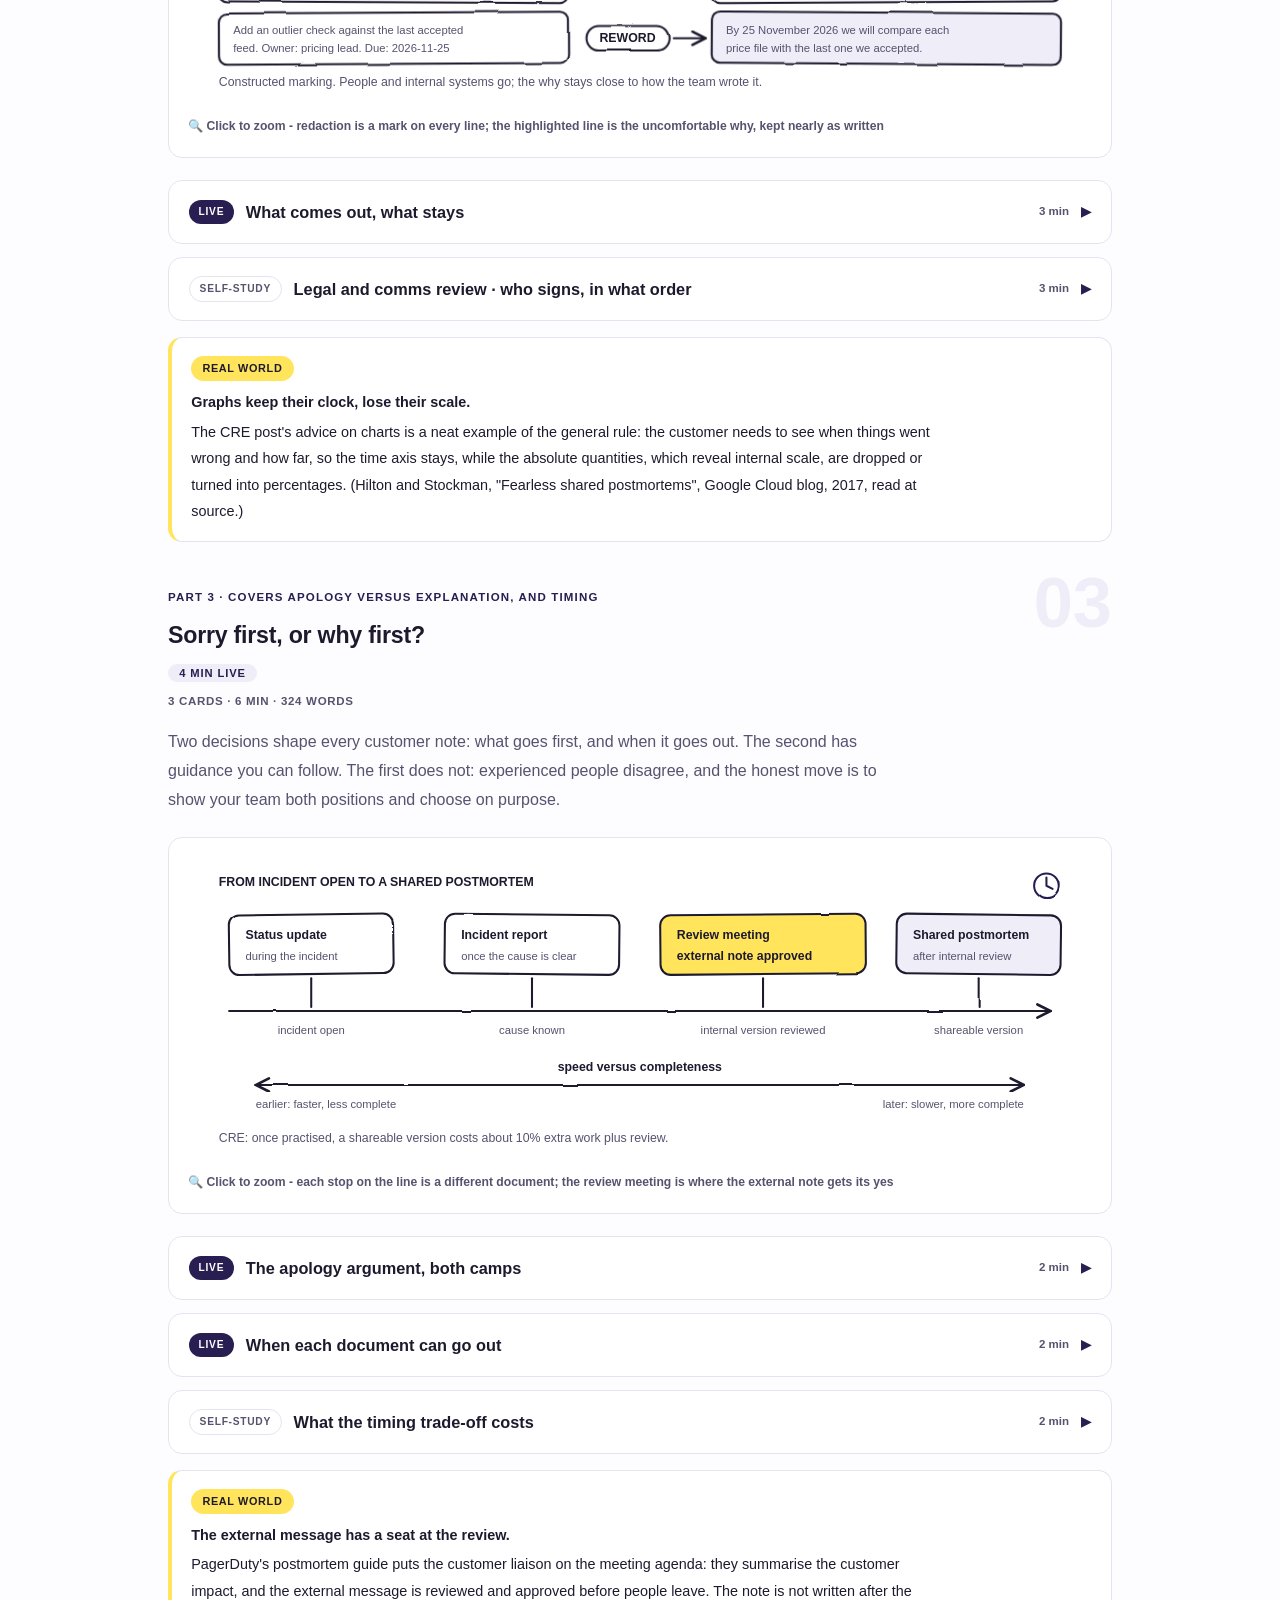
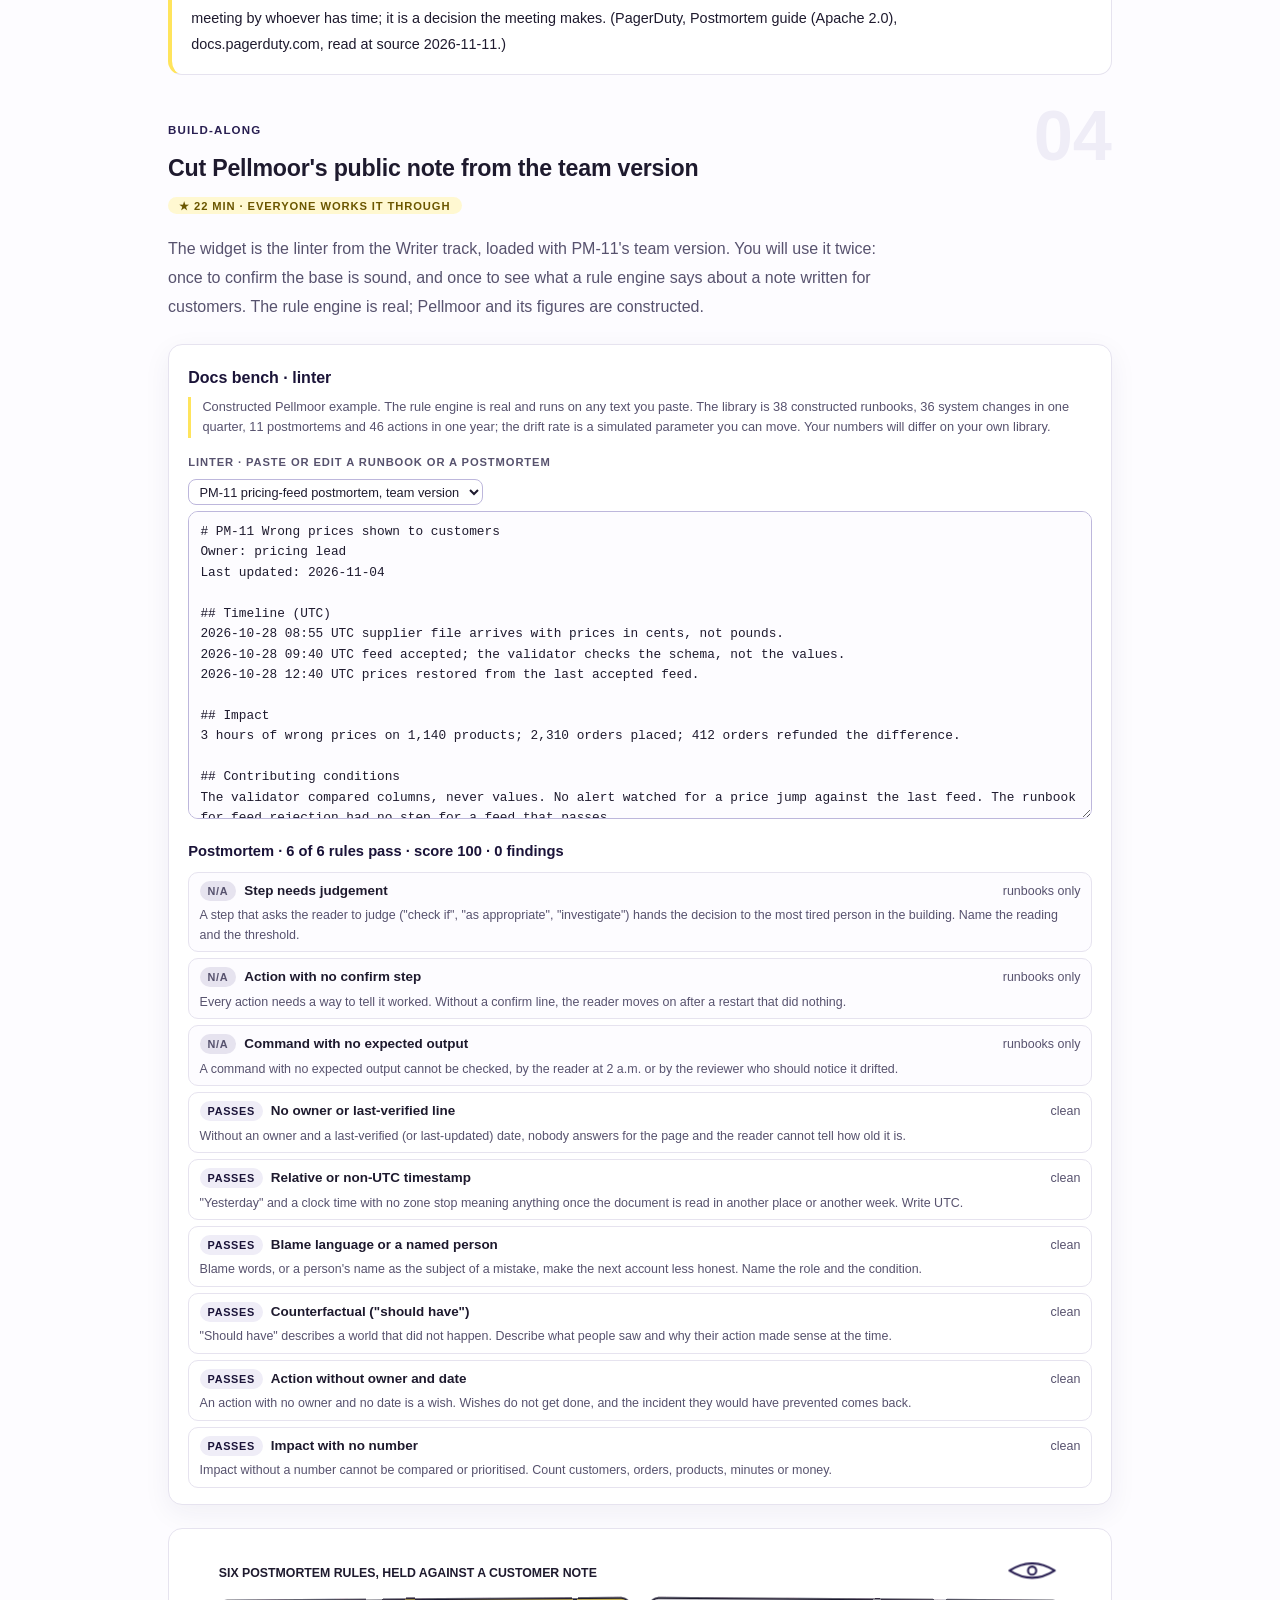
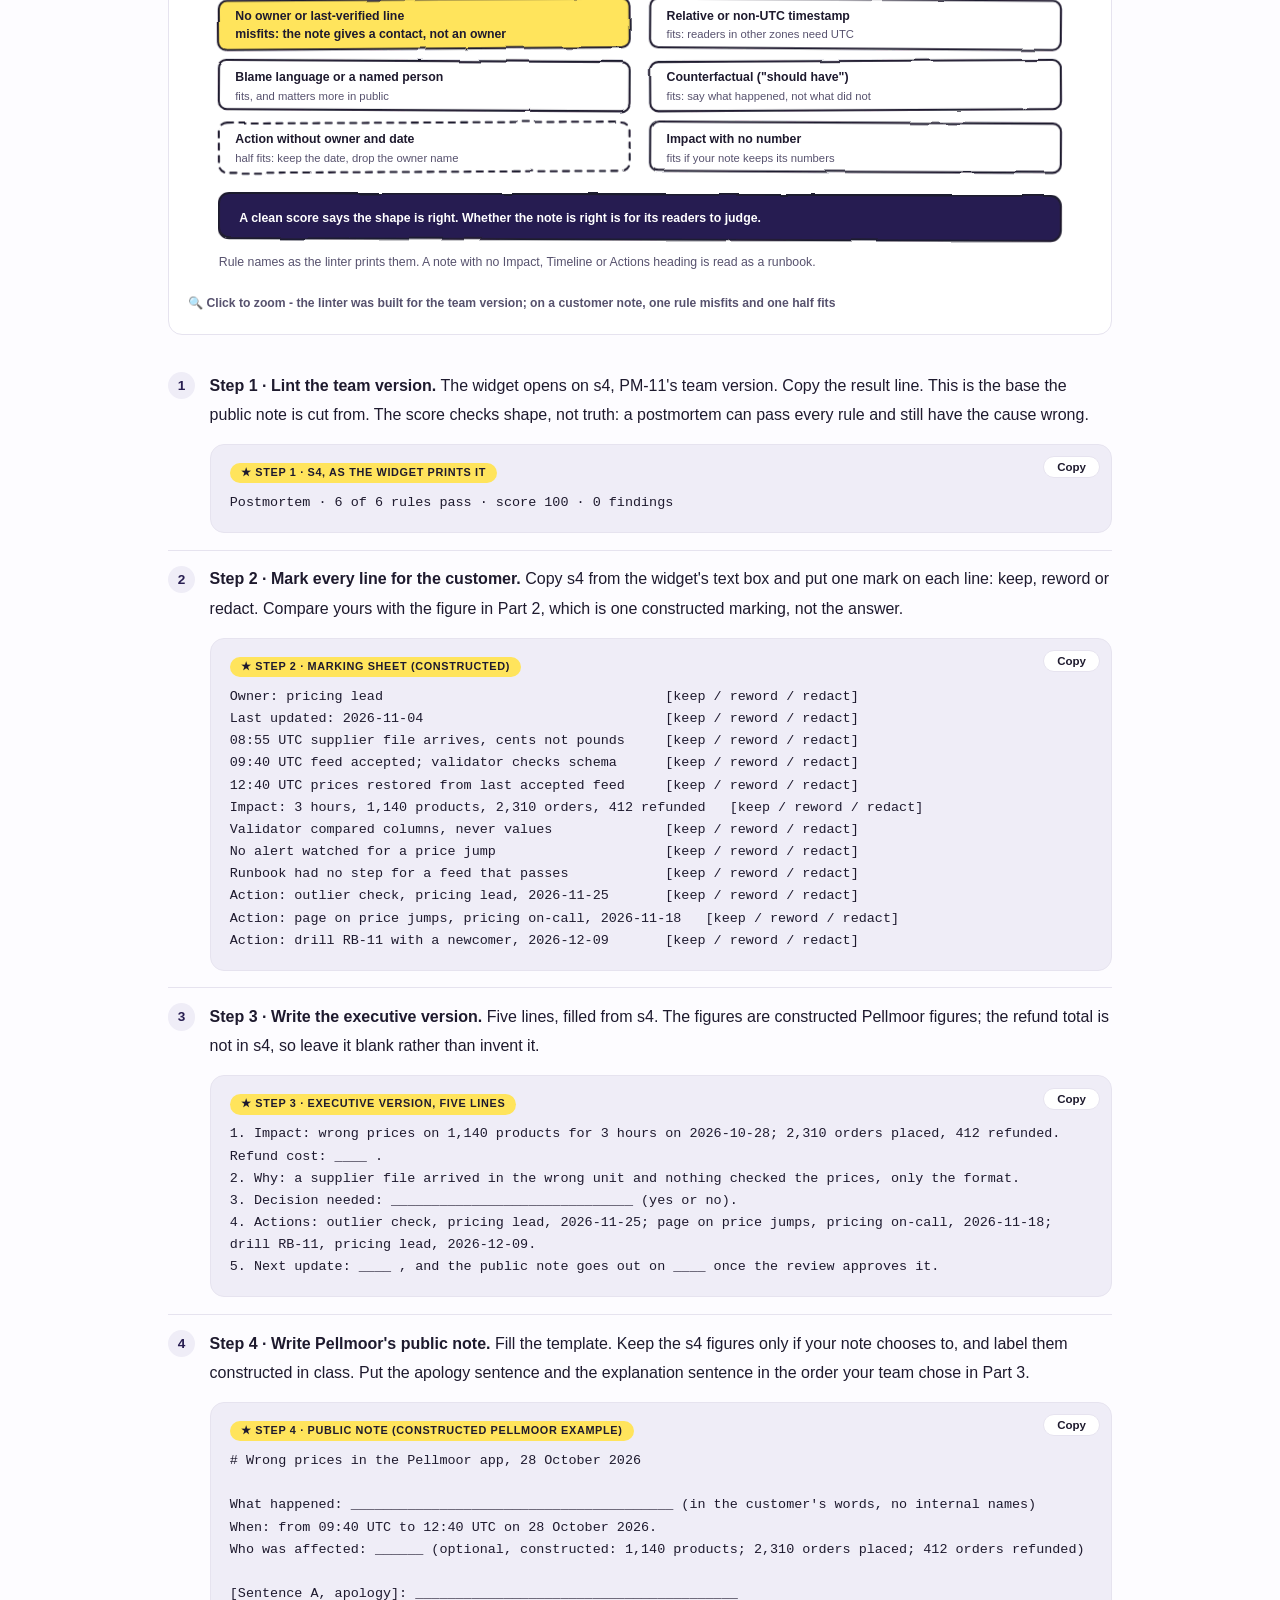
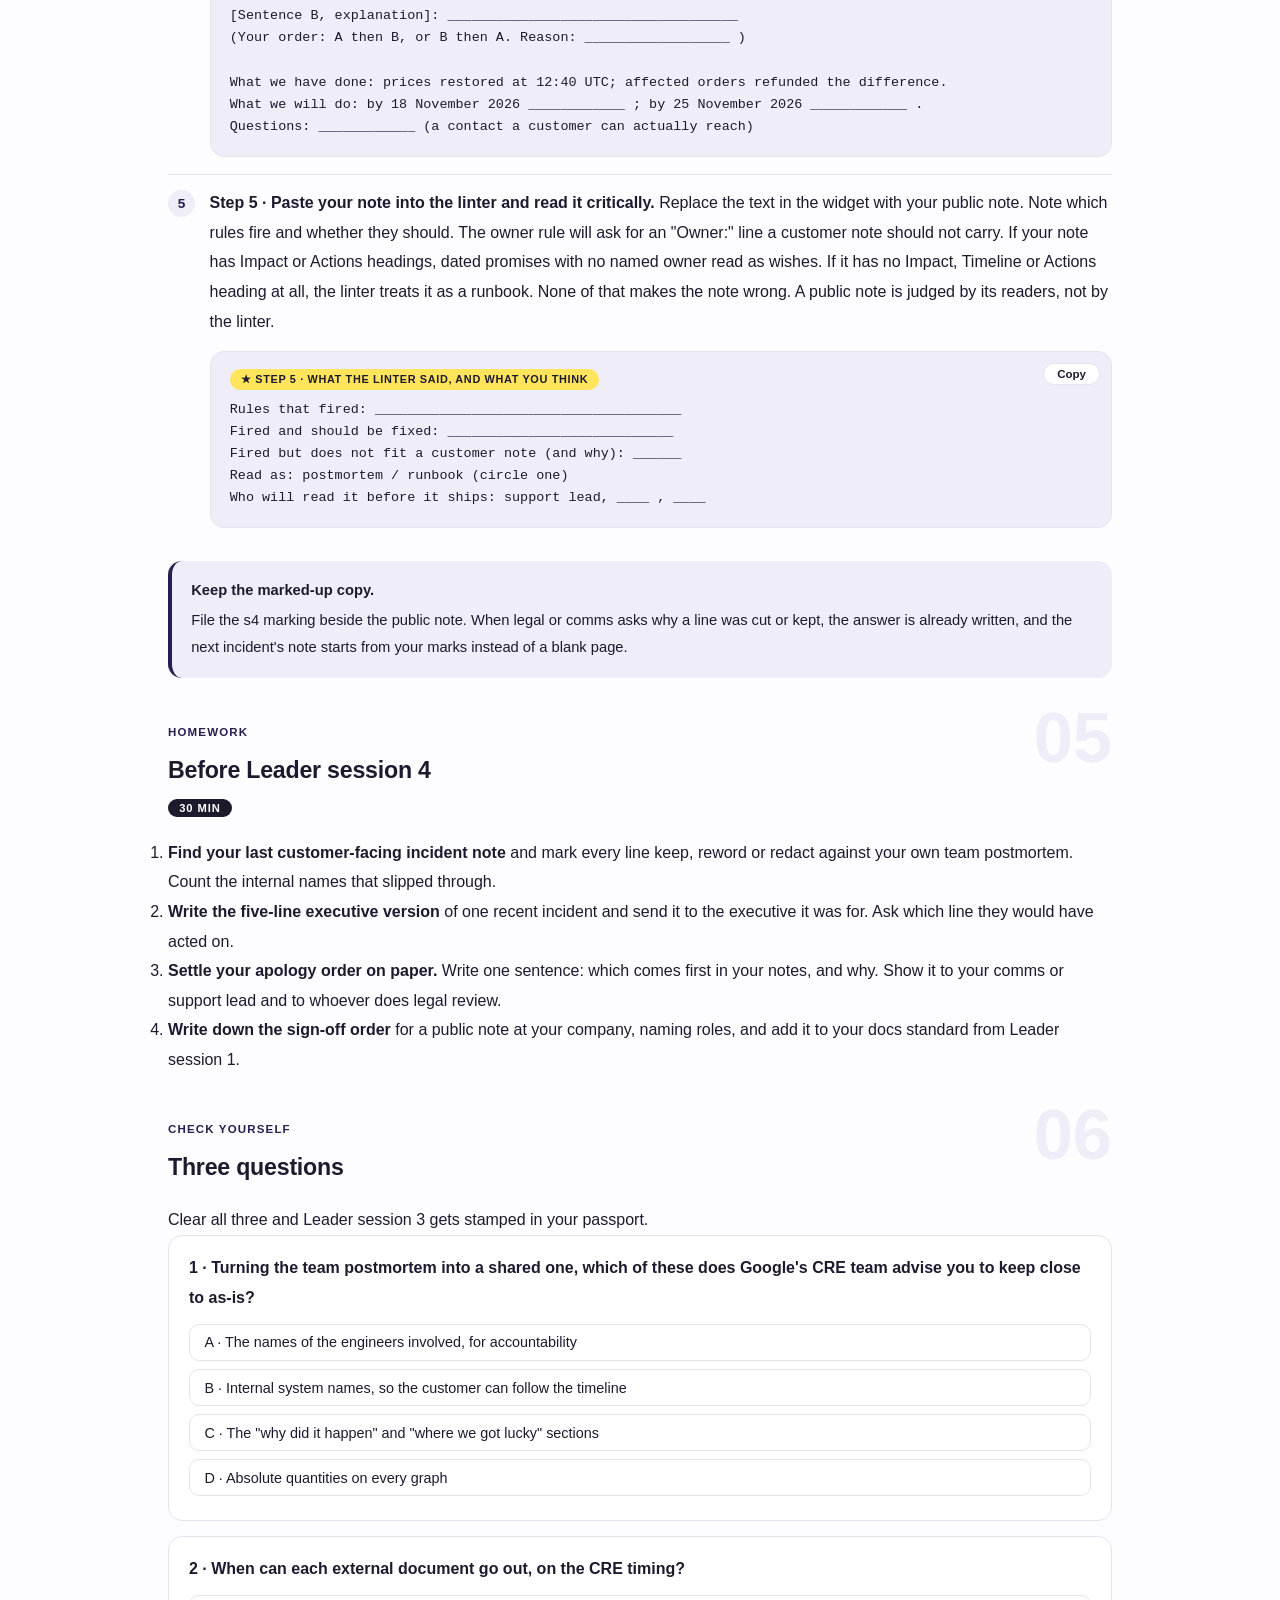
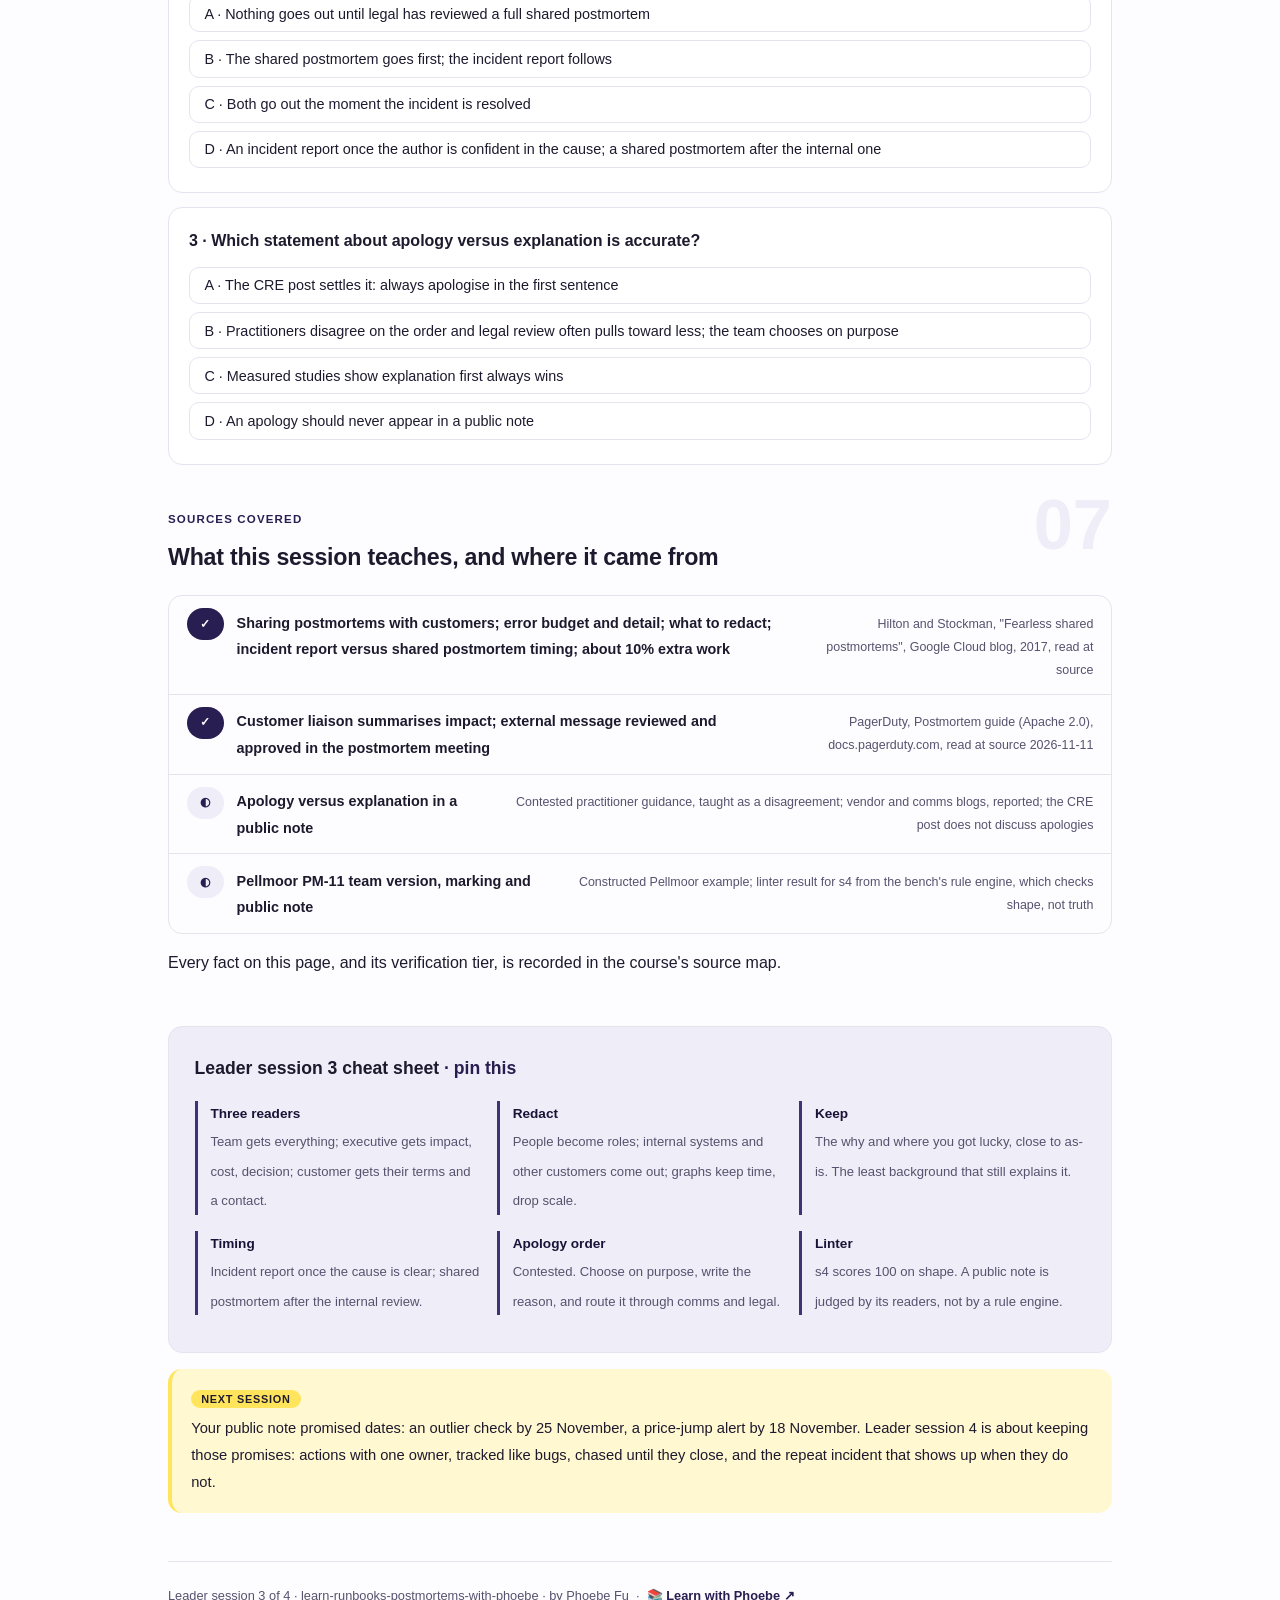
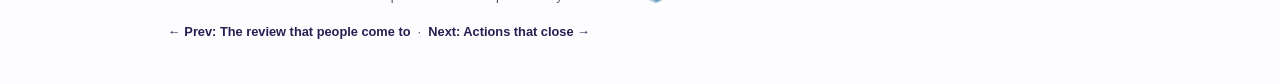
<file: courses/b3-writing-for-the-customer.html>
<!DOCTYPE html>
<html lang="en">
<head>
<meta charset="UTF-8">
<meta name="viewport" content="width=device-width, initial-scale=1.0">
<!-- social:start -->
<meta name="description" content="Leader session 3 of 4. Writing for the customer: one incident written for three readers (team, executive, customer), what to redact and what to keep from a shared postmortem, when an incident report can go out, and the open argument over apology versus explanation.">
<meta property="og:type" content="article">
<meta property="og:site_name" content="Learn with Phoebe">
<meta property="og:title" content="Writing for the customer - learn runbooks and postmortems with phoebe">
<meta property="og:description" content="Leader session 3 of 4. One incident, three readers: redact people and internal systems, keep the why, and decide how early to apologise.">
<meta property="og:url" content="https://phoebefu6.github.io/learn-runbooks-postmortems-with-phoebe/courses/b3-writing-for-the-customer.html">
<meta property="og:image" content="https://phoebefu6.github.io/learn-runbooks-postmortems-with-phoebe/assets/og-cover.png">
<meta property="og:image:width" content="1200">
<meta property="og:image:height" content="630">
<meta name="twitter:card" content="summary_large_image">
<meta name="twitter:title" content="Writing for the customer - learn runbooks and postmortems with phoebe">
<meta name="twitter:description" content="Leader session 3 of 4. The same incident cut three ways, and the public note judged by its readers, not by a linter.">
<meta name="twitter:image" content="https://phoebefu6.github.io/learn-runbooks-postmortems-with-phoebe/assets/og-cover.png">
<!-- social:end -->
<title>Leader session 3 · Writing for the customer - learn runbooks and postmortems with phoebe</title>
<link rel="stylesheet" href="../assets/style.css?v=2">
</head>
<body>

<div class="toolbar">
  <div class="wrap">
    <span class="crumb"><a href="../index.html">learn-runbooks-postmortems-with-phoebe</a> / Leader session 3 of 4</span>
    <button class="btn" id="toggle-all" type="button">Expand all</button>
    <button class="btn primary" id="zoom-toggle" type="button">Projector zoom: off</button>
  </div>
</div>

<header class="masthead">
  <div class="wrap">
    <div class="eyebrow">Learn Runbooks &amp; Postmortems with Phoebe · Leader session 3 of 4</div>
    <h1>Writing for the customer: <span class="accent">one incident, three readers</span></h1>
    <p class="sub">The review approved an external message, or sent it back. Tonight you write it. The same incident goes to three readers who want different things: the team wants everything, the executive wants the impact, the cost and the decision, and the customer wants to know what happened to them, what you are doing about it and how to reach you. You cut all three from one team postmortem, learn what to redact and what to leave close to as-is, and face the argument nobody has settled: apologise first, or explain first?</p>
    <div class="chip-row">
      <span class="chip level">🟠 Leader</span>
      <span class="chip audience">Heads of data or engineering, incident program owners, support and comms leads</span>
      <span class="chip audience">No code</span>
      <span class="chip time">45 min</span>
    </div>
    <div class="agenda">
      <span class="a1" style="flex:1">0-3 · Welcome</span>
      <span class="a2" style="flex:4">3-18 · Three readers, redaction, timing</span>
      <span class="a3" style="flex:5">18-40 · Build-along: Pellmoor's public note</span>
      <span class="a4" style="flex:1">40-45 · Q&amp;A</span>
    </div>
  </div>
</header>

<main class="wrap">

  <section class="section" id="intro">
    <div class="section-kicker">
      <span class="klabel">Part 0</span>
      <h2>Where we start</h2>
    </div>
    <p class="lede">You arrive with a docs standard (Leader session 1) and a review people come to (Leader session 2). That review has an agenda item most teams skip: the external message. Tonight's incident is PM-11 at Pellmoor, a same-day online grocer: wrong prices shown to customers for 3 hours after a supplier file arrived in the wrong unit. The team version of that postmortem already exists and passes every linter rule. Your job is to turn it into the two documents people outside the team will read. Constructed Pellmoor example throughout.</p>

    <div class="legend">
      <span class="pill">🎫 Clear all three quiz questions to stamp your passport</span>
      <span class="pill">Live = presented in the 45 minutes</span>
      <span class="pill">Self-study = the full depth, after class</span>
      <span class="pill">★ Build-along = everyone works it through</span>
    </div>

    <div class="callout win">
      <p><strong>★ What you walk out with tonight.</strong> A public postmortem for Pellmoor's pricing incident, cut from the team version line by line, plus a five-line executive version, a marked-up copy showing what you kept, reworded and redacted, and your team's written choice on whether the apology or the explanation comes first.</p>
    </div>
  </section>

  <section class="section" id="part-1">
    <div class="section-kicker">
      <span class="klabel">Part 1 · covers three readers of one incident</span>
      <h2>Same facts, three documents</h2>
      <span class="tag concept">6 min live</span>
    </div>
    <p class="lede">One incident does not get one write-up. It gets as many as it has readers, and each reader needs a different cut of the same facts. Writing one document for all three produces a page the team finds thin, the executive finds long and the customer finds full of names they do not know.</p>

    <figure class="zoomable">
      <svg viewBox="0 0 880 364" xmlns="http://www.w3.org/2000/svg" role="img" aria-label="One incident, PM-11, wrong prices shown to customers for 3 hours, splits into three documents. Team version keeps the full UTC timeline, impact as numbers, contributing conditions, actions with owner and date, and internal names. Executive version keeps impact and cost, the why in one line, the decision needed, actions with owners and dates, and the next update. Customer note, highlighted, keeps what happened in their terms, when in UTC, who was affected, what was done and will be done with dates, the apology and explanation, and how to reach the company. Constructed Pellmoor example.">
        <defs>
          <filter id="b3aSk" x="-3%" y="-3%" width="106%" height="106%"><feTurbulence type="fractalNoise" baseFrequency="0.02" numOctaves="2" seed="71" result="n"/><feDisplacementMap in="SourceGraphic" in2="n" scale="2.4" xChannelSelector="R" yChannelSelector="G"/></filter>
          <pattern id="b3aHc" patternUnits="userSpaceOnUse" width="7" height="7" patternTransform="rotate(-38)"><line x1="0" y1="0" x2="0" y2="7" stroke="#281E51" stroke-width="1" opacity=".5"/></pattern>
          <marker id="b3aAr" viewBox="0 0 10 10" refX="9" refY="5" markerWidth="8" markerHeight="8" orient="auto"><path d="M1 1 L9 5 L1 9" fill="none" stroke="#1E1A2E" stroke-width="1.6" stroke-linecap="round"/></marker>
        </defs>
        <style>
          .b3aH { font: 800 12px Inter, sans-serif; fill: #1E1A2E; }
          .b3aL { font: 600 12px Inter, sans-serif; fill: #1E1A2E; }
          .b3aS { font: 400 11px Inter, sans-serif; fill: #57526E; }
          .b3aW { font: 800 12px Inter, sans-serif; fill: #FFFFFF; }
          .b3aN { font: 400 12px Inter, sans-serif; fill: #57526E; }
        </style>

        <text class="b3aH" x="30" y="28">ONE INCIDENT, CUT THREE WAYS</text>

        <g filter="url(#b3aSk)" fill="none" stroke="#1E1A2E" stroke-width="2" stroke-linecap="round" stroke-linejoin="round">
          <rect x="320" y="44" width="240" height="56" rx="10" transform="rotate(-0.6 440 72)" fill="#281E51"/>
          <rect x="30" y="150" width="250" height="170" rx="10" transform="rotate(-0.5 155 235)" fill="#FFFFFF"/>
          <rect x="315" y="150" width="250" height="170" rx="10" transform="rotate(0.4 440 235)" fill="#EFEDF7"/>
          <rect x="600" y="150" width="250" height="170" rx="10" transform="rotate(-0.4 725 235)" fill="#FFE45C"/>
          <path d="M400 104 L170 144" marker-end="url(#b3aAr)"/>
          <path d="M440 104 L440 144" marker-end="url(#b3aAr)"/>
          <path d="M480 104 L710 144" marker-end="url(#b3aAr)"/>
          <!-- doodle: an envelope, the note that leaves the building -->
          <path d="M610 52 L660 52 L660 84 L610 84 Z M610 52 L635 70 L660 52" stroke="#281E51"/>
        </g>

        <text class="b3aW" x="336" y="68">PM-11 · wrong prices shown</text>
        <text class="b3aW" x="336" y="86">to customers for 3 hours</text>

        <text class="b3aH" x="46" y="176">TEAM VERSION</text>
        <text class="b3aS" x="46" y="200">full timeline, in UTC</text>
        <text class="b3aS" x="46" y="220">impact as numbers</text>
        <text class="b3aS" x="46" y="240">contributing conditions</text>
        <text class="b3aS" x="46" y="260">actions: one owner, one date</text>
        <text class="b3aS" x="46" y="280">internal systems and runbooks</text>
        <text class="b3aS" x="46" y="300">reader: the people who fix it</text>

        <text class="b3aH" x="331" y="176">EXECUTIVE VERSION</text>
        <text class="b3aS" x="331" y="200">impact and cost</text>
        <text class="b3aS" x="331" y="220">why, in one line</text>
        <text class="b3aS" x="331" y="240">the decision needed</text>
        <text class="b3aS" x="331" y="260">actions with owners and dates</text>
        <text class="b3aS" x="331" y="280">when the next update comes</text>
        <text class="b3aS" x="331" y="300">reader: the person who decides</text>

        <text class="b3aH" x="616" y="176">CUSTOMER NOTE</text>
        <text class="b3aL" x="616" y="200">what happened, in their terms</text>
        <text class="b3aL" x="616" y="220">when, in UTC</text>
        <text class="b3aL" x="616" y="240">who was affected</text>
        <text class="b3aL" x="616" y="260">what we did and will do, dated</text>
        <text class="b3aL" x="616" y="280">apology and explanation</text>
        <text class="b3aL" x="616" y="300">how to reach us</text>

        <text class="b3aN" x="30" y="346">Constructed Pellmoor example. The facts do not change between versions; what each reader is shown does.</text>
      </svg>
      <figcaption>🔍 Click to zoom - three readers, three cuts; the customer note is the one that leaves the building</figcaption>
    </figure>

    <details class="card" open>
      <summary><span class="mode live">Live</span>The team version · everything<span class="mini">2 min</span><span class="caret">▶</span></summary>
      <div class="body">
        <p>The team version is the base all others are cut from: a UTC timeline, impact as numbers, the contributing conditions, and actions with one owner and one date each. Writer session 4 builds it from the incident record, and the linter checks its shape. It names internal systems, runbooks and roles, because its readers fix those things. Its rules for what a postmortem may conclude are taught in <a href="https://phoebefu6.github.io/learn-data-reliability-with-phoebe/courses/a4-postmortems.html">Data Reliability, postmortems ↗</a>; not repeated here.</p>
      </div>
    </details>

    <details class="card">
      <summary><span class="mode live">Live</span>The executive version · impact, cost, decision<span class="mini">2 min</span><span class="caret">▶</span></summary>
      <div class="body">
        <p>The executive reads five lines and acts on one of them. Impact and cost come first, in numbers. The why is one sentence with no system names. Then the decision you need from them, stated as a question they can answer yes or no. Then the actions with owners and dates, and when they will hear next. If there is no decision needed, say so: that is also information. The most common failure is an executive version that is the team version with the timeline deleted, which buries the one line they needed.</p>
      </div>
    </details>

    <details class="card">
      <summary><span class="mode live">Live</span>The customer note · their terms, not yours<span class="mini">2 min</span><span class="caret">▶</span></summary>
      <div class="body">
        <p>The customer did not see a validator, a feed or a schema. They saw a wrong price, maybe paid it, maybe got a refund. The note tells them what happened in the words they would use, when it happened in UTC, who was affected, what you have done and will do with dates, and how to reach a person. It carries an apology, an explanation, or both, in an order your team chooses (Part 3). It does not carry internal names, other customers or a blow-by-blow timeline.</p>
      </div>
    </details>

    <div class="callout example">
      <span class="ex-pill">Real world</span>
      <p><strong>The bigger the hit, the more they want to read.</strong> Google's Customer Reliability Engineering team argues that sharing postmortems with customers can be good for both sides, and that the more of a customer's error budget an incident consumed, the more detail that customer wants. A short note may be right for a blip; an incident that ate a month's budget earns a full shared postmortem. (Hilton and Stockman, "Fearless shared postmortems", Google Cloud blog, 2017, read at source.)</p>
    </div>
  </section>

  <section class="section" id="part-2">
    <div class="section-kicker">
      <span class="klabel">Part 2 · covers what to say and what to redact</span>
      <h2>Redact people and systems, keep the why</h2>
      <span class="tag concept">5 min live</span>
    </div>
    <p class="lede">Redaction is not a vague "make it external". It is a line-by-line pass with three marks: keep, reword, redact. People and internal names come out. The reasoning, including the parts that are uncomfortable, stays close to how the team wrote it, because that is the part the customer is reading for.</p>

    <figure class="zoomable">
      <svg viewBox="0 0 880 520" xmlns="http://www.w3.org/2000/svg" role="img" aria-label="Seven lines of the PM-11 team version on the left, each marked keep, reword or redact, with the customer note line it becomes on the right. The owner line is redacted; the note ends with a contact instead. The supplier file line is reworded to a price file in the wrong unit. The validator line is reworded to our checks looked at the layout, not the prices. The impact figures, 3 hours, 1,140 products, 2,310 orders placed and 412 refunded, are kept if the note chooses to, labelled constructed. The missing price-jump alert is kept close to as-is and highlighted. The runbook line is redacted as an internal document. The outlier check action is reworded to a dated promise. Constructed marking.">
        <defs>
          <filter id="b3bSk" x="-3%" y="-3%" width="106%" height="106%"><feTurbulence type="fractalNoise" baseFrequency="0.02" numOctaves="2" seed="73" result="n"/><feDisplacementMap in="SourceGraphic" in2="n" scale="2.4" xChannelSelector="R" yChannelSelector="G"/></filter>
          <pattern id="b3bHc" patternUnits="userSpaceOnUse" width="7" height="7" patternTransform="rotate(-38)"><line x1="0" y1="0" x2="0" y2="7" stroke="#281E51" stroke-width="1" opacity=".5"/></pattern>
          <marker id="b3bAr" viewBox="0 0 10 10" refX="9" refY="5" markerWidth="8" markerHeight="8" orient="auto"><path d="M1 1 L9 5 L1 9" fill="none" stroke="#1E1A2E" stroke-width="1.6" stroke-linecap="round"/></marker>
        </defs>
        <style>
          .b3bH { font: 800 12px Inter, sans-serif; fill: #1E1A2E; }
          .b3bL { font: 600 12px Inter, sans-serif; fill: #1E1A2E; }
          .b3bS { font: 400 11px Inter, sans-serif; fill: #57526E; }
          .b3bW { font: 800 12px Inter, sans-serif; fill: #FFFFFF; }
          .b3bN { font: 400 12px Inter, sans-serif; fill: #57526E; }
        </style>

        <text class="b3bH" x="30" y="28">THE TEAM VERSION, MARKED LINE BY LINE</text>
        <text class="b3bS" x="30" y="56">PM-11 team version (s4)</text>
        <text class="b3bS" x="428" y="56" text-anchor="middle">mark</text>
        <text class="b3bS" x="510" y="56">customer note</text>

        <g filter="url(#b3bSk)" fill="none" stroke="#1E1A2E" stroke-width="2" stroke-linecap="round" stroke-linejoin="round">
          <rect x="30" y="70" width="340" height="50" rx="8" transform="rotate(-0.4 200 95)" fill="#FFFFFF"/>
          <rect x="388" y="83" width="80" height="24" rx="12" fill="#281E51"/>
          <path d="M472 95 L504 95" marker-end="url(#b3bAr)"/>
          <rect x="510" y="70" width="340" height="50" rx="8" transform="rotate(0.3 680 95)" fill="#FFFFFF"/>

          <rect x="30" y="130" width="340" height="50" rx="8" transform="rotate(0.3 200 155)" fill="#FFFFFF"/>
          <rect x="388" y="143" width="80" height="24" rx="12" fill="#FFFFFF"/>
          <path d="M472 155 L504 155" marker-end="url(#b3bAr)"/>
          <rect x="510" y="130" width="340" height="50" rx="8" transform="rotate(-0.3 680 155)" fill="#EFEDF7"/>

          <rect x="30" y="190" width="340" height="50" rx="8" transform="rotate(-0.3 200 215)" fill="#FFFFFF"/>
          <rect x="388" y="203" width="80" height="24" rx="12" fill="#FFFFFF"/>
          <path d="M472 215 L504 215" marker-end="url(#b3bAr)"/>
          <rect x="510" y="190" width="340" height="50" rx="8" transform="rotate(0.4 680 215)" fill="#EFEDF7"/>

          <rect x="30" y="250" width="340" height="50" rx="8" transform="rotate(0.4 200 275)" fill="#FFFFFF"/>
          <rect x="388" y="263" width="80" height="24" rx="12" fill="#EFEDF7"/>
          <path d="M472 275 L504 275" marker-end="url(#b3bAr)"/>
          <rect x="510" y="250" width="340" height="50" rx="8" transform="rotate(-0.4 680 275)" fill="#EFEDF7"/>

          <rect x="30" y="310" width="340" height="50" rx="8" transform="rotate(-0.4 200 335)" fill="#FFFFFF"/>
          <rect x="388" y="323" width="80" height="24" rx="12" fill="#EFEDF7"/>
          <path d="M472 335 L504 335" marker-end="url(#b3bAr)"/>
          <rect x="510" y="310" width="340" height="50" rx="8" transform="rotate(0.3 680 335)" fill="#FFE45C"/>

          <rect x="30" y="370" width="340" height="50" rx="8" transform="rotate(0.3 200 395)" fill="#FFFFFF"/>
          <rect x="388" y="383" width="80" height="24" rx="12" fill="#281E51"/>
          <path d="M472 395 L504 395" marker-end="url(#b3bAr)"/>
          <rect x="510" y="370" width="340" height="50" rx="8" transform="rotate(-0.3 680 395)" fill="#FFFFFF"/>

          <rect x="30" y="430" width="340" height="50" rx="8" transform="rotate(-0.3 200 455)" fill="#FFFFFF"/>
          <rect x="388" y="443" width="80" height="24" rx="12" fill="#FFFFFF"/>
          <path d="M472 455 L504 455" marker-end="url(#b3bAr)"/>
          <rect x="510" y="430" width="340" height="50" rx="8" transform="rotate(0.4 680 455)" fill="#EFEDF7"/>

          <!-- doodle: a marker pen, the hand doing the marking -->
          <path d="M790 34 L840 16 L846 26 L796 44 Z M790 34 L784 46 L796 44" stroke="#281E51"/>
        </g>

        <text class="b3bS" x="44" y="91">Owner: pricing lead</text>
        <text class="b3bS" x="44" y="108">Last updated: 2026-11-04</text>
        <text class="b3bW" x="428" y="99" text-anchor="middle">REDACT</text>
        <text class="b3bS" x="524" y="91">(internal owner left out; the note ends</text>
        <text class="b3bS" x="524" y="108">with how to reach a person)</text>

        <text class="b3bS" x="44" y="151">08:55 UTC supplier file arrives with</text>
        <text class="b3bS" x="44" y="168">prices in cents, not pounds.</text>
        <text class="b3bH" x="428" y="159" text-anchor="middle">REWORD</text>
        <text class="b3bS" x="524" y="151">A supplier sent us a price file with</text>
        <text class="b3bS" x="524" y="168">prices in the wrong unit.</text>

        <text class="b3bS" x="44" y="211">09:40 UTC feed accepted; the validator</text>
        <text class="b3bS" x="44" y="228">checks the schema, not the values.</text>
        <text class="b3bH" x="428" y="219" text-anchor="middle">REWORD</text>
        <text class="b3bS" x="524" y="211">Our checks looked at the file's layout,</text>
        <text class="b3bS" x="524" y="228">not at the prices in it.</text>

        <text class="b3bS" x="44" y="271">3 hours of wrong prices on 1,140 products;</text>
        <text class="b3bS" x="44" y="288">2,310 orders placed; 412 orders refunded.</text>
        <text class="b3bH" x="428" y="279" text-anchor="middle">KEEP</text>
        <text class="b3bS" x="524" y="271">Same figures, if your note keeps them</text>
        <text class="b3bS" x="524" y="288">(constructed Pellmoor figures)</text>

        <text class="b3bS" x="44" y="331">No alert watched for a price jump</text>
        <text class="b3bS" x="44" y="348">against the last feed.</text>
        <text class="b3bH" x="428" y="339" text-anchor="middle">KEEP</text>
        <text class="b3bL" x="524" y="331">Nothing warned us when prices jumped</text>
        <text class="b3bL" x="524" y="348">against the previous file.</text>

        <text class="b3bS" x="44" y="391">The runbook for feed rejection had no</text>
        <text class="b3bS" x="44" y="408">step for a feed that passes.</text>
        <text class="b3bW" x="428" y="399" text-anchor="middle">REDACT</text>
        <text class="b3bS" x="524" y="399">(internal document; left out)</text>

        <text class="b3bS" x="44" y="451">Add an outlier check against the last accepted</text>
        <text class="b3bS" x="44" y="468">feed. Owner: pricing lead. Due: 2026-11-25</text>
        <text class="b3bH" x="428" y="459" text-anchor="middle">REWORD</text>
        <text class="b3bS" x="524" y="451">By 25 November 2026 we will compare each</text>
        <text class="b3bS" x="524" y="468">price file with the last one we accepted.</text>

        <text class="b3bN" x="30" y="502">Constructed marking. People and internal systems go; the why stays close to how the team wrote it.</text>
      </svg>
      <figcaption>🔍 Click to zoom - redaction is a mark on every line; the highlighted line is the uncomfortable why, kept nearly as written</figcaption>
    </figure>

    <details class="card">
      <summary><span class="mode live">Live</span>What comes out, what stays<span class="mini">3 min</span><span class="caret">▶</span></summary>
      <div class="body">
        <p>Google's CRE team gives a short list. Redact the names of people and use the role instead ("a network engineer"). Redact internal system names. Redact other customers' details, calling them Customer A and Customer B if they must appear. On graphs, keep the time axis and drop the absolute quantities, or switch to percentages.</p>
        <p>Then the part teams get wrong: keep the "why did it happen" and "where we got lucky" sections close to as-is. Sanding the reasoning down until it says nothing is the fastest way to lose the customer's trust. For background, write the least detail that still explains the incident. On PM-11 that means the customer learns a price file arrived in the wrong unit and nothing checked the prices; they do not learn the validator's name or the runbook number.</p>
      </div>
    </details>

    <details class="card">
      <summary><span class="mode self">Self-study</span>Legal and comms review · who signs, in what order<span class="mini">3 min</span><span class="caret">▶</span></summary>
      <div class="body">
        <p>A constructed sign-off order, shown so you can adapt it; this is a process sketch, not legal advice, and your own legal team sets the real rules:</p>
        <ol>
          <li>The postmortem owner drafts the public note from the reviewed team version, with the marked-up copy beside it.</li>
          <li>The incident lead checks every fact against the team version: no number, time or action may appear that the team version does not support.</li>
          <li>The comms or support lead reads it as a customer would: plain words, no internal names, a working contact.</li>
          <li>Legal reviews last among the editors, because their changes are the ones most likely to move the apology and the explanation.</li>
          <li>One named executive approves publication, and support gets the final text before customers do.</li>
        </ol>
        <p>Write the order down in your docs standard (Leader session 1), so the second public note does not rediscover it under pressure.</p>
      </div>
    </details>

    <div class="callout example">
      <span class="ex-pill">Real world</span>
      <p><strong>Graphs keep their clock, lose their scale.</strong> The CRE post's advice on charts is a neat example of the general rule: the customer needs to see when things went wrong and how far, so the time axis stays, while the absolute quantities, which reveal internal scale, are dropped or turned into percentages. (Hilton and Stockman, "Fearless shared postmortems", Google Cloud blog, 2017, read at source.)</p>
    </div>
  </section>

  <section class="section" id="part-3">
    <div class="section-kicker">
      <span class="klabel">Part 3 · covers apology versus explanation, and timing</span>
      <h2>Sorry first, or why first?</h2>
      <span class="tag concept">4 min live</span>
    </div>
    <p class="lede">Two decisions shape every customer note: what goes first, and when it goes out. The second has guidance you can follow. The first does not: experienced people disagree, and the honest move is to show your team both positions and choose on purpose.</p>

    <figure class="zoomable">
      <svg viewBox="0 0 880 296" xmlns="http://www.w3.org/2000/svg" role="img" aria-label="A timeline from incident open to a shared postmortem. A status update goes out during the incident. An incident report can go out once the author is confident in the cause. The review meeting, highlighted, approves the external message. A shared postmortem goes out after the internal one has been reviewed. Below, a two-way arrow marks the trade-off: earlier is faster and less complete, later is slower and more complete. CRE: a shareable version costs about 10 percent extra work plus review once practised.">
        <defs>
          <filter id="b3cSk" x="-3%" y="-3%" width="106%" height="106%"><feTurbulence type="fractalNoise" baseFrequency="0.02" numOctaves="2" seed="79" result="n"/><feDisplacementMap in="SourceGraphic" in2="n" scale="2.4" xChannelSelector="R" yChannelSelector="G"/></filter>
          <pattern id="b3cHc" patternUnits="userSpaceOnUse" width="7" height="7" patternTransform="rotate(-38)"><line x1="0" y1="0" x2="0" y2="7" stroke="#281E51" stroke-width="1" opacity=".5"/></pattern>
          <marker id="b3cAr" viewBox="0 0 10 10" refX="9" refY="5" markerWidth="8" markerHeight="8" orient="auto"><path d="M1 1 L9 5 L1 9" fill="none" stroke="#1E1A2E" stroke-width="1.6" stroke-linecap="round"/></marker>
        </defs>
        <style>
          .b3cH { font: 800 12px Inter, sans-serif; fill: #1E1A2E; }
          .b3cL { font: 600 12px Inter, sans-serif; fill: #1E1A2E; }
          .b3cS { font: 400 11px Inter, sans-serif; fill: #57526E; }
          .b3cN { font: 400 12px Inter, sans-serif; fill: #57526E; }
        </style>

        <text class="b3cH" x="30" y="28">FROM INCIDENT OPEN TO A SHARED POSTMORTEM</text>

        <g filter="url(#b3cSk)" fill="none" stroke="#1E1A2E" stroke-width="2" stroke-linecap="round" stroke-linejoin="round">
          <rect x="40" y="56" width="160" height="58" rx="10" transform="rotate(-0.8 120 85)" fill="#FFFFFF"/>
          <rect x="250" y="56" width="170" height="58" rx="10" transform="rotate(0.6 335 85)" fill="#FFFFFF"/>
          <rect x="460" y="56" width="200" height="58" rx="10" transform="rotate(-0.5 560 85)" fill="#FFE45C"/>
          <rect x="690" y="56" width="160" height="58" rx="10" transform="rotate(0.7 770 85)" fill="#EFEDF7"/>
          <path d="M40 150 L840 150" marker-end="url(#b3cAr)"/>
          <path d="M120 118 L120 146"/>
          <path d="M335 118 L335 146"/>
          <path d="M560 118 L560 146"/>
          <path d="M770 118 L770 146"/>
          <path d="M440 222 L66 222" marker-end="url(#b3cAr)"/>
          <path d="M440 222 L814 222" marker-end="url(#b3cAr)"/>
          <!-- doodle: a small clock at the start of the line -->
          <path d="M836 28 m-12 0 a12 12 0 1 0 24 0 a12 12 0 1 0 -24 0 M836 28 L836 20 M836 28 L842 31" stroke="#281E51"/>
        </g>

        <text class="b3cH" x="56" y="80">Status update</text>
        <text class="b3cS" x="56" y="100">during the incident</text>
        <text class="b3cH" x="266" y="80">Incident report</text>
        <text class="b3cS" x="266" y="100">once the cause is clear</text>
        <text class="b3cH" x="476" y="80">Review meeting</text>
        <text class="b3cL" x="476" y="100">external note approved</text>
        <text class="b3cH" x="706" y="80">Shared postmortem</text>
        <text class="b3cS" x="706" y="100">after internal review</text>

        <text class="b3cS" x="120" y="172" text-anchor="middle">incident open</text>
        <text class="b3cS" x="335" y="172" text-anchor="middle">cause known</text>
        <text class="b3cS" x="560" y="172" text-anchor="middle">internal version reviewed</text>
        <text class="b3cS" x="770" y="172" text-anchor="middle">shareable version</text>

        <text class="b3cL" x="440" y="208" text-anchor="middle">speed versus completeness</text>
        <text class="b3cS" x="66" y="244">earlier: faster, less complete</text>
        <text class="b3cS" x="814" y="244" text-anchor="end">later: slower, more complete</text>

        <text class="b3cN" x="30" y="278">CRE: once practised, a shareable version costs about 10% extra work plus review.</text>
      </svg>
      <figcaption>🔍 Click to zoom - each stop on the line is a different document; the review meeting is where the external note gets its yes</figcaption>
    </figure>

    <details class="card">
      <summary><span class="mode live">Live</span>The apology argument, both camps<span class="mini">2 min</span><span class="caret">▶</span></summary>
      <div class="body">
        <p><strong>Apologise first, and early.</strong> Some practitioners advise an explicit apology in the first lines, before any explanation: the customer was hurt, and an explanation that arrives before the apology reads as an excuse.</p>
        <p><strong>Explain first.</strong> Others put what happened and what you are doing about it first, with the apology after: customers want to know whether it will happen again, and an apology with no remediation behind it reads as empty.</p>
        <p><strong>And a third pull.</strong> Legal review often pulls toward saying less of both. The CRE post on shared postmortems does not discuss apologies at all. Vendor and comms blogs disagree with each other (reported). No measured study settles it. Your team's job is to choose an order on purpose, write the reason in one sentence, and keep it until a reader tells you otherwise.</p>
      </div>
    </details>

    <details class="card">
      <summary><span class="mode live">Live</span>When each document can go out<span class="mini">2 min</span><span class="caret">▶</span></summary>
      <div class="body">
        <p>CRE separates two documents. An incident report can be written as soon as the author is confident in the cause. A shared postmortem waits for the internal one, so the public version is cut from something the team has already argued over. With automation and practice, CRE puts a shareable version at about 10% extra work plus review.</p>
        <p>PagerDuty builds the external message into the postmortem meeting itself: after the owner walks through causes, timeline and actions, the customer liaison summarises customer impact and the external message is reviewed and approved in the room. Leader session 2 designed that meeting; this is the agenda item it hands to you.</p>
      </div>
    </details>

    <details class="card">
      <summary><span class="mode self">Self-study</span>What the timing trade-off costs<span class="mini">2 min</span><span class="caret">▶</span></summary>
      <div class="body">
        <p>Going early buys trust and costs accuracy: an incident report written before the internal review may state a cause the review later revises. Going late buys accuracy and costs trust: customers fill a silence with their own story. A common pattern is both: a short dated incident report once the cause is clear, saying a fuller write-up will follow, then the shared postmortem after review. Security incidents carry external clocks of their own; see <a href="https://phoebefu6.github.io/learn-cyber-security-with-phoebe/courses/a6-first-hour.html">Cyber Security, the first hour ↗</a>.</p>
      </div>
    </details>

    <div class="callout example">
      <span class="ex-pill">Real world</span>
      <p><strong>The external message has a seat at the review.</strong> PagerDuty's postmortem guide puts the customer liaison on the meeting agenda: they summarise the customer impact, and the external message is reviewed and approved before people leave. The note is not written after the meeting by whoever has time; it is a decision the meeting makes. (PagerDuty, Postmortem guide (Apache 2.0), docs.pagerduty.com, read at source 2026-11-11.)</p>
    </div>
  </section>

  <section class="section" id="demo-1">
    <div class="section-kicker">
      <span class="klabel">Build-along</span>
      <h2>Cut Pellmoor's public note from the team version</h2>
      <span class="tag demo">★ 22 min · everyone works it through</span>
    </div>
    <p class="lede">The widget is the linter from the Writer track, loaded with PM-11's team version. You will use it twice: once to confirm the base is sound, and once to see what a rule engine says about a note written for customers. The rule engine is real; Pellmoor and its figures are constructed.</p>

    <div class="rbp-widget" data-mode="linter" data-rung="r0" data-sample="s4"></div>

    <figure class="zoomable">
      <svg viewBox="0 0 880 326" xmlns="http://www.w3.org/2000/svg" role="img" aria-label="The six postmortem rules of the linter held against a customer note. No owner or last-verified line misfits, highlighted: the note gives a contact, not an internal owner. Relative or non-UTC timestamp fits. Blame language or a named person fits. Counterfactual should have fits. Action without owner and date half fits: keep the date, drop the owner name. Impact with no number fits if the note keeps its numbers. Below: a clean score says the shape is right; whether the note is right is for its readers.">
        <defs>
          <filter id="b3dSk" x="-3%" y="-3%" width="106%" height="106%"><feTurbulence type="fractalNoise" baseFrequency="0.02" numOctaves="2" seed="83" result="n"/><feDisplacementMap in="SourceGraphic" in2="n" scale="2.4" xChannelSelector="R" yChannelSelector="G"/></filter>
          <pattern id="b3dHc" patternUnits="userSpaceOnUse" width="7" height="7" patternTransform="rotate(-38)"><line x1="0" y1="0" x2="0" y2="7" stroke="#281E51" stroke-width="1" opacity=".5"/></pattern>
          <marker id="b3dAr" viewBox="0 0 10 10" refX="9" refY="5" markerWidth="8" markerHeight="8" orient="auto"><path d="M1 1 L9 5 L1 9" fill="none" stroke="#1E1A2E" stroke-width="1.6" stroke-linecap="round"/></marker>
        </defs>
        <style>
          .b3dH { font: 800 12px Inter, sans-serif; fill: #1E1A2E; }
          .b3dL { font: 600 12px Inter, sans-serif; fill: #1E1A2E; }
          .b3dS { font: 400 11px Inter, sans-serif; fill: #57526E; }
          .b3dW { font: 800 12px Inter, sans-serif; fill: #FFFFFF; }
          .b3dN { font: 400 12px Inter, sans-serif; fill: #57526E; }
        </style>

        <text class="b3dH" x="30" y="28">SIX POSTMORTEM RULES, HELD AGAINST A CUSTOMER NOTE</text>

        <g filter="url(#b3dSk)" fill="none" stroke="#1E1A2E" stroke-width="2" stroke-linecap="round" stroke-linejoin="round">
          <rect x="30" y="50" width="400" height="48" rx="8" transform="rotate(-0.4 230 74)" fill="#FFE45C"/>
          <rect x="450" y="50" width="400" height="48" rx="8" transform="rotate(0.4 650 74)" fill="#FFFFFF"/>
          <rect x="30" y="110" width="400" height="48" rx="8" transform="rotate(0.3 230 134)" fill="#FFFFFF"/>
          <rect x="450" y="110" width="400" height="48" rx="8" transform="rotate(-0.3 650 134)" fill="#FFFFFF"/>
          <rect x="30" y="170" width="400" height="48" rx="8" transform="rotate(-0.3 230 194)" fill="#FFFFFF" stroke-dasharray="6 6"/>
          <rect x="450" y="170" width="400" height="48" rx="8" transform="rotate(0.3 650 194)" fill="#FFFFFF"/>
          <rect x="30" y="240" width="820" height="44" rx="10" transform="rotate(0.2 440 262)" fill="#281E51"/>
          <!-- doodle: a reader's eye beside the title -->
          <path d="M800 22 Q822 8 844 22 Q822 36 800 22 Z M822 22 m-4 0 a4 4 0 1 0 8 0 a4 4 0 1 0 -8 0" stroke="#281E51"/>
        </g>

        <text class="b3dL" x="46" y="70">No owner or last-verified line</text>
        <text class="b3dL" x="46" y="88">misfits: the note gives a contact, not an owner</text>
        <text class="b3dL" x="466" y="70">Relative or non-UTC timestamp</text>
        <text class="b3dS" x="466" y="88">fits: readers in other zones need UTC</text>

        <text class="b3dL" x="46" y="130">Blame language or a named person</text>
        <text class="b3dS" x="46" y="148">fits, and matters more in public</text>
        <text class="b3dL" x="466" y="130">Counterfactual ("should have")</text>
        <text class="b3dS" x="466" y="148">fits: say what happened, not what did not</text>

        <text class="b3dL" x="46" y="190">Action without owner and date</text>
        <text class="b3dS" x="46" y="208">half fits: keep the date, drop the owner name</text>
        <text class="b3dL" x="466" y="190">Impact with no number</text>
        <text class="b3dS" x="466" y="208">fits if your note keeps its numbers</text>

        <text class="b3dW" x="50" y="267">A clean score says the shape is right. Whether the note is right is for its readers to judge.</text>

        <text class="b3dN" x="30" y="310">Rule names as the linter prints them. A note with no Impact, Timeline or Actions heading is read as a runbook.</text>
      </svg>
      <figcaption>🔍 Click to zoom - the linter was built for the team version; on a customer note, one rule misfits and one half fits</figcaption>
    </figure>

    <div class="steps">
      <div class="step">
        <p><strong>Step 1 · Lint the team version.</strong> The widget opens on s4, PM-11's team version. Copy the result line. This is the base the public note is cut from. The score checks shape, not truth: a postmortem can pass every rule and still have the cause wrong.</p>
        <div class="prompt-box good"><span class="label">★ Step 1 · s4, as the widget prints it</span>Postmortem · 6 of 6 rules pass · score 100 · 0 findings</div>
      </div>
      <div class="step">
        <p><strong>Step 2 · Mark every line for the customer.</strong> Copy s4 from the widget's text box and put one mark on each line: keep, reword or redact. Compare yours with the figure in Part 2, which is one constructed marking, not the answer.</p>
        <div class="prompt-box good"><span class="label">★ Step 2 · marking sheet (constructed)</span>Owner: pricing lead                                   [keep / reword / redact]
Last updated: 2026-11-04                              [keep / reword / redact]
08:55 UTC supplier file arrives, cents not pounds     [keep / reword / redact]
09:40 UTC feed accepted; validator checks schema      [keep / reword / redact]
12:40 UTC prices restored from last accepted feed     [keep / reword / redact]
Impact: 3 hours, 1,140 products, 2,310 orders, 412 refunded   [keep / reword / redact]
Validator compared columns, never values              [keep / reword / redact]
No alert watched for a price jump                     [keep / reword / redact]
Runbook had no step for a feed that passes            [keep / reword / redact]
Action: outlier check, pricing lead, 2026-11-25       [keep / reword / redact]
Action: page on price jumps, pricing on-call, 2026-11-18   [keep / reword / redact]
Action: drill RB-11 with a newcomer, 2026-12-09       [keep / reword / redact]</div>
      </div>
      <div class="step">
        <p><strong>Step 3 · Write the executive version.</strong> Five lines, filled from s4. The figures are constructed Pellmoor figures; the refund total is not in s4, so leave it blank rather than invent it.</p>
        <div class="prompt-box good"><span class="label">★ Step 3 · executive version, five lines</span>1. Impact: wrong prices on 1,140 products for 3 hours on 2026-10-28; 2,310 orders placed, 412 refunded. Refund cost: ____ .
2. Why: a supplier file arrived in the wrong unit and nothing checked the prices, only the format.
3. Decision needed: ______________________________ (yes or no).
4. Actions: outlier check, pricing lead, 2026-11-25; page on price jumps, pricing on-call, 2026-11-18; drill RB-11, pricing lead, 2026-12-09.
5. Next update: ____ , and the public note goes out on ____ once the review approves it.</div>
      </div>
      <div class="step">
        <p><strong>Step 4 · Write Pellmoor's public note.</strong> Fill the template. Keep the s4 figures only if your note chooses to, and label them constructed in class. Put the apology sentence and the explanation sentence in the order your team chose in Part 3.</p>
        <div class="prompt-box good"><span class="label">★ Step 4 · public note (constructed Pellmoor example)</span># Wrong prices in the Pellmoor app, 28 October 2026

What happened: ________________________________________ (in the customer's words, no internal names)
When: from 09:40 UTC to 12:40 UTC on 28 October 2026.
Who was affected: ______ (optional, constructed: 1,140 products; 2,310 orders placed; 412 orders refunded)

[Sentence A, apology]: ________________________________________
[Sentence B, explanation]: ____________________________________
(Your order: A then B, or B then A. Reason: __________________ )

What we have done: prices restored at 12:40 UTC; affected orders refunded the difference.
What we will do: by 18 November 2026 ____________ ; by 25 November 2026 ____________ .
Questions: ____________ (a contact a customer can actually reach)</div>
      </div>
      <div class="step">
        <p><strong>Step 5 · Paste your note into the linter and read it critically.</strong> Replace the text in the widget with your public note. Note which rules fire and whether they should. The owner rule will ask for an "Owner:" line a customer note should not carry. If your note has Impact or Actions headings, dated promises with no named owner read as wishes. If it has no Impact, Timeline or Actions heading at all, the linter treats it as a runbook. None of that makes the note wrong. A public note is judged by its readers, not by the linter.</p>
        <div class="prompt-box good"><span class="label">★ Step 5 · what the linter said, and what you think</span>Rules that fired: ______________________________________
Fired and should be fixed: ____________________________
Fired but does not fit a customer note (and why): ______
Read as: postmortem / runbook (circle one)
Who will read it before it ships: support lead, ____ , ____</div>
      </div>
    </div>

    <div class="callout tip">
      <p><strong>Keep the marked-up copy.</strong> File the s4 marking beside the public note. When legal or comms asks why a line was cut or kept, the answer is already written, and the next incident's note starts from your marks instead of a blank page.</p>
    </div>
  </section>

  <section class="section" id="exercise">
    <div class="section-kicker">
      <span class="klabel">Homework</span>
      <h2>Before Leader session 4</h2>
      <span class="tag exercise">30 min</span>
    </div>
    <ol>
      <li><strong>Find your last customer-facing incident note</strong> and mark every line keep, reword or redact against your own team postmortem. Count the internal names that slipped through.</li>
      <li><strong>Write the five-line executive version</strong> of one recent incident and send it to the executive it was for. Ask which line they would have acted on.</li>
      <li><strong>Settle your apology order on paper.</strong> Write one sentence: which comes first in your notes, and why. Show it to your comms or support lead and to whoever does legal review.</li>
      <li><strong>Write down the sign-off order</strong> for a public note at your company, naming roles, and add it to your docs standard from Leader session 1.</li>
    </ol>
  </section>

  <section class="section" id="quiz">
    <div class="section-kicker">
      <span class="klabel">Check yourself</span>
      <h2>Three questions</h2>
    </div>
    <p>Clear all three and Leader session 3 gets stamped in your passport.</p>

    <div class="quiz-q" data-answer="2">
      <p class="qtext">1 · Turning the team postmortem into a shared one, which of these does Google's CRE team advise you to keep close to as-is?</p>
      <button class="qopt" type="button">A · The names of the engineers involved, for accountability</button>
      <button class="qopt" type="button">B · Internal system names, so the customer can follow the timeline</button>
      <button class="qopt" type="button">C · The "why did it happen" and "where we got lucky" sections</button>
      <button class="qopt" type="button">D · Absolute quantities on every graph</button>
      <p class="qwhy">People become roles, internal systems and other customers come out, and graphs keep the time axis while dropping absolute quantities. The reasoning stays close to how the team wrote it.</p>
    </div>

    <div class="quiz-q" data-answer="3">
      <p class="qtext">2 · When can each external document go out, on the CRE timing?</p>
      <button class="qopt" type="button">A · Nothing goes out until legal has reviewed a full shared postmortem</button>
      <button class="qopt" type="button">B · The shared postmortem goes first; the incident report follows</button>
      <button class="qopt" type="button">C · Both go out the moment the incident is resolved</button>
      <button class="qopt" type="button">D · An incident report once the author is confident in the cause; a shared postmortem after the internal one</button>
      <p class="qwhy">The incident report is fast and narrower; the shared postmortem is cut from an internal version that has already been reviewed. CRE puts the shareable version at about 10% extra work plus review, once practised.</p>
    </div>

    <div class="quiz-q" data-answer="1">
      <p class="qtext">3 · Which statement about apology versus explanation is accurate?</p>
      <button class="qopt" type="button">A · The CRE post settles it: always apologise in the first sentence</button>
      <button class="qopt" type="button">B · Practitioners disagree on the order and legal review often pulls toward less; the team chooses on purpose</button>
      <button class="qopt" type="button">C · Measured studies show explanation first always wins</button>
      <button class="qopt" type="button">D · An apology should never appear in a public note</button>
      <p class="qwhy">The CRE post does not discuss apologies, and published guidance disagrees. Choose an order, write down why, and let your readers tell you if it was wrong.</p>
    </div>

    <p class="quiz-score"></p>
  </section>

  <section class="section" id="official">
    <div class="section-kicker">
      <span class="klabel">Sources covered</span>
      <h2>What this session teaches, and where it came from</h2>
    </div>
    <div class="covered">
      <div class="covered-row"><span class="status pill solid">✓</span><span class="name">Sharing postmortems with customers; error budget and detail; what to redact; incident report versus shared postmortem timing; about 10% extra work</span><span class="note">Hilton and Stockman, "Fearless shared postmortems", Google Cloud blog, 2017, read at source</span></div>
      <div class="covered-row"><span class="status pill solid">✓</span><span class="name">Customer liaison summarises impact; external message reviewed and approved in the postmortem meeting</span><span class="note">PagerDuty, Postmortem guide (Apache 2.0), docs.pagerduty.com, read at source 2026-11-11</span></div>
      <div class="covered-row"><span class="status pill light">◐</span><span class="name">Apology versus explanation in a public note</span><span class="note">Contested practitioner guidance, taught as a disagreement; vendor and comms blogs, reported; the CRE post does not discuss apologies</span></div>
      <div class="covered-row"><span class="status pill light">◐</span><span class="name">Pellmoor PM-11 team version, marking and public note</span><span class="note">Constructed Pellmoor example; linter result for s4 from the bench's rule engine, which checks shape, not truth</span></div>
    </div>
    <p class="mono" style="margin-top:14px">Every fact on this page, and its verification tier, is recorded in the course's source map.</p>
  </section>

  <section class="cheat" id="cheatsheet">
    <h3>Leader session 3 cheat sheet <span>· pin this</span></h3>
    <div class="grid-2">
      <div class="cheat-item"><b>Three readers</b><span>Team gets everything; executive gets impact, cost, decision; customer gets their terms and a contact.</span></div>
      <div class="cheat-item"><b>Redact</b><span>People become roles; internal systems and other customers come out; graphs keep time, drop scale.</span></div>
      <div class="cheat-item"><b>Keep</b><span>The why and where you got lucky, close to as-is. The least background that still explains it.</span></div>
      <div class="cheat-item"><b>Timing</b><span>Incident report once the cause is clear; shared postmortem after the internal review.</span></div>
      <div class="cheat-item"><b>Apology order</b><span>Contested. Choose on purpose, write the reason, and route it through comms and legal.</span></div>
      <div class="cheat-item"><b>Linter</b><span>s4 scores 100 on shape. A public note is judged by its readers, not by a rule engine.</span></div>
    </div>
  </section>

  <div class="callout next">
    <span class="nx-pill">Next session</span>
    <p>Your public note promised dates: an outlier check by 25 November, a price-jump alert by 18 November. Leader session 4 is about keeping those promises: actions with one owner, tracked like bugs, chased until they close, and the repeat incident that shows up when they do not.</p>
  </div>

  <footer class="pagefoot">
    <span>Leader session 3 of 4 · learn-runbooks-postmortems-with-phoebe · by Phoebe Fu &nbsp;·&nbsp; 📚 <a href="https://phoebefu6.github.io/learn-with-phoebe/">Learn with Phoebe ↗</a></span>
    <span><a href="b2-the-review-people-come-to.html">← Prev: The review that people come to</a> &nbsp;·&nbsp; <a href="b4-actions-that-close.html">Next: Actions that close →</a></span>
  </footer>

</main>

<script src="../assets/rbp-sample.js?v=1"></script>
<script src="../assets/rbp-live.js?v=1"></script>
<script src="../assets/app.js?v=2"></script>
</body>
</html>
</file>
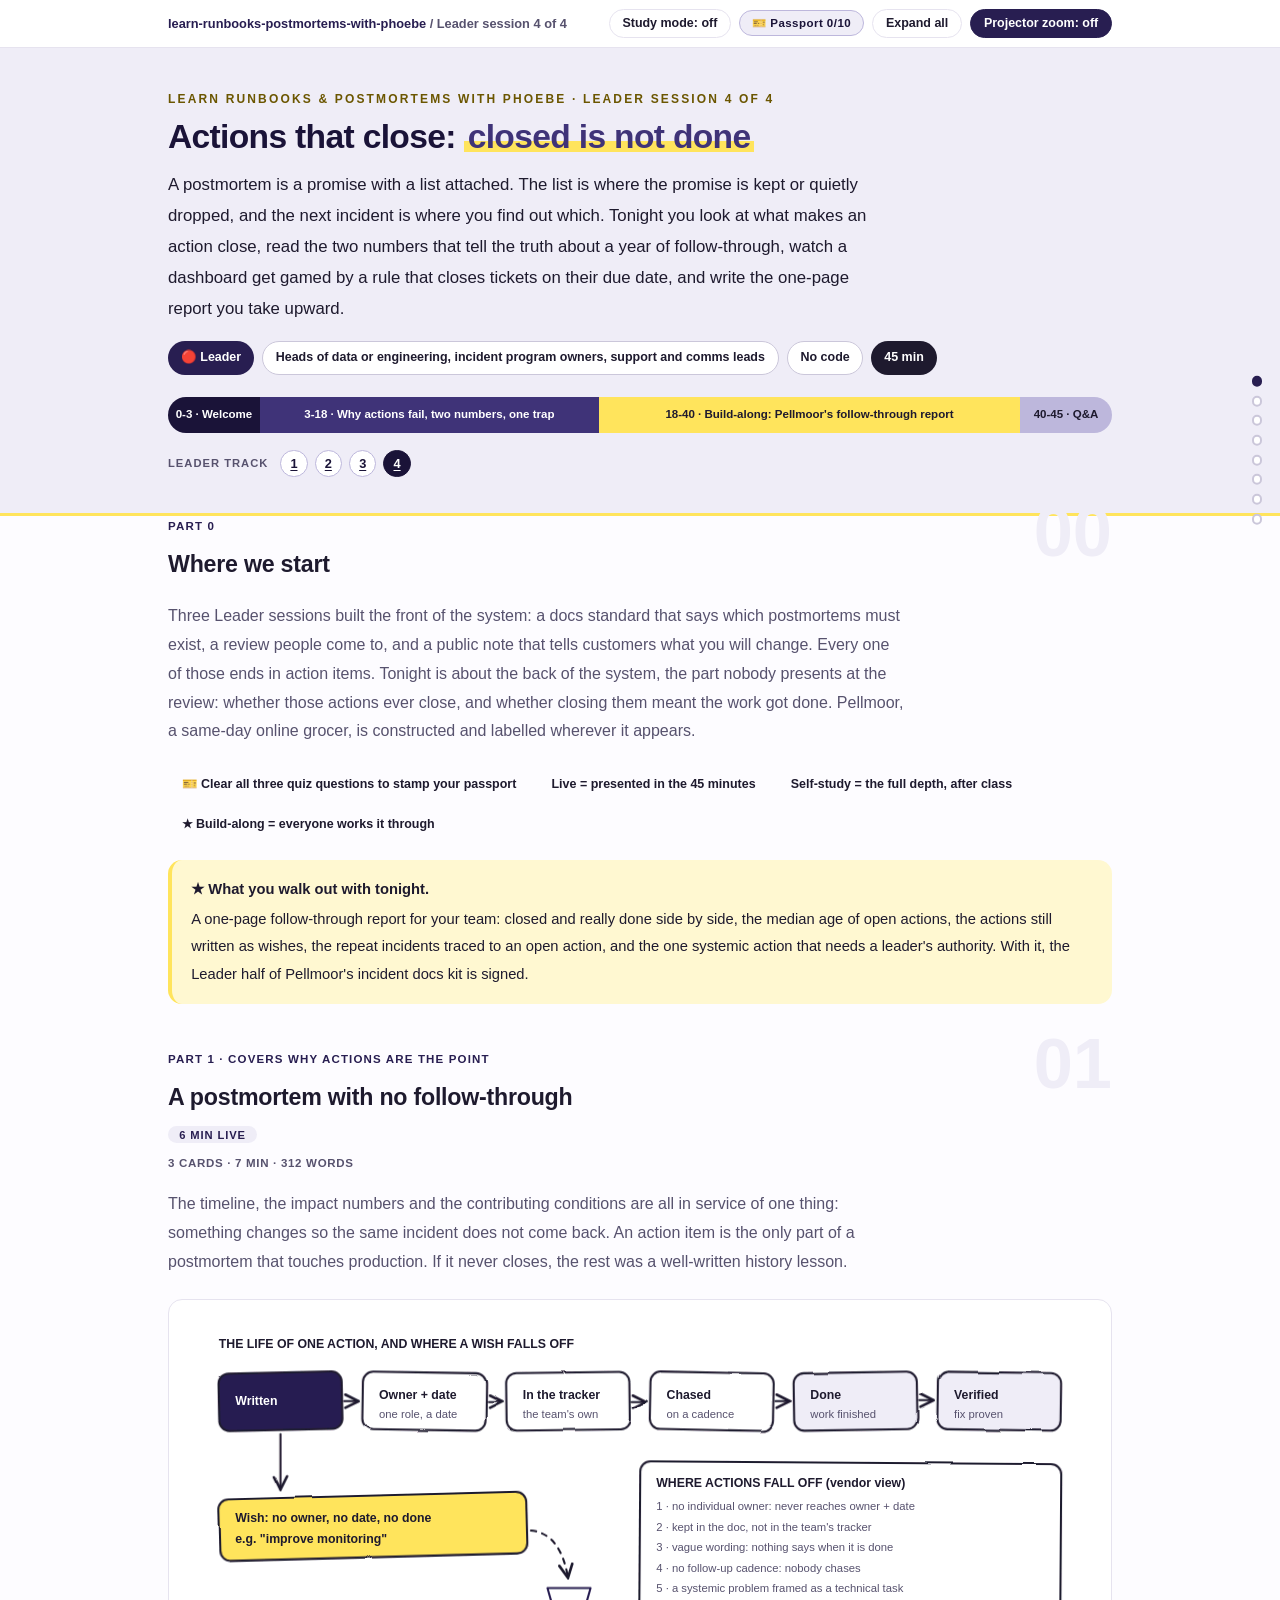
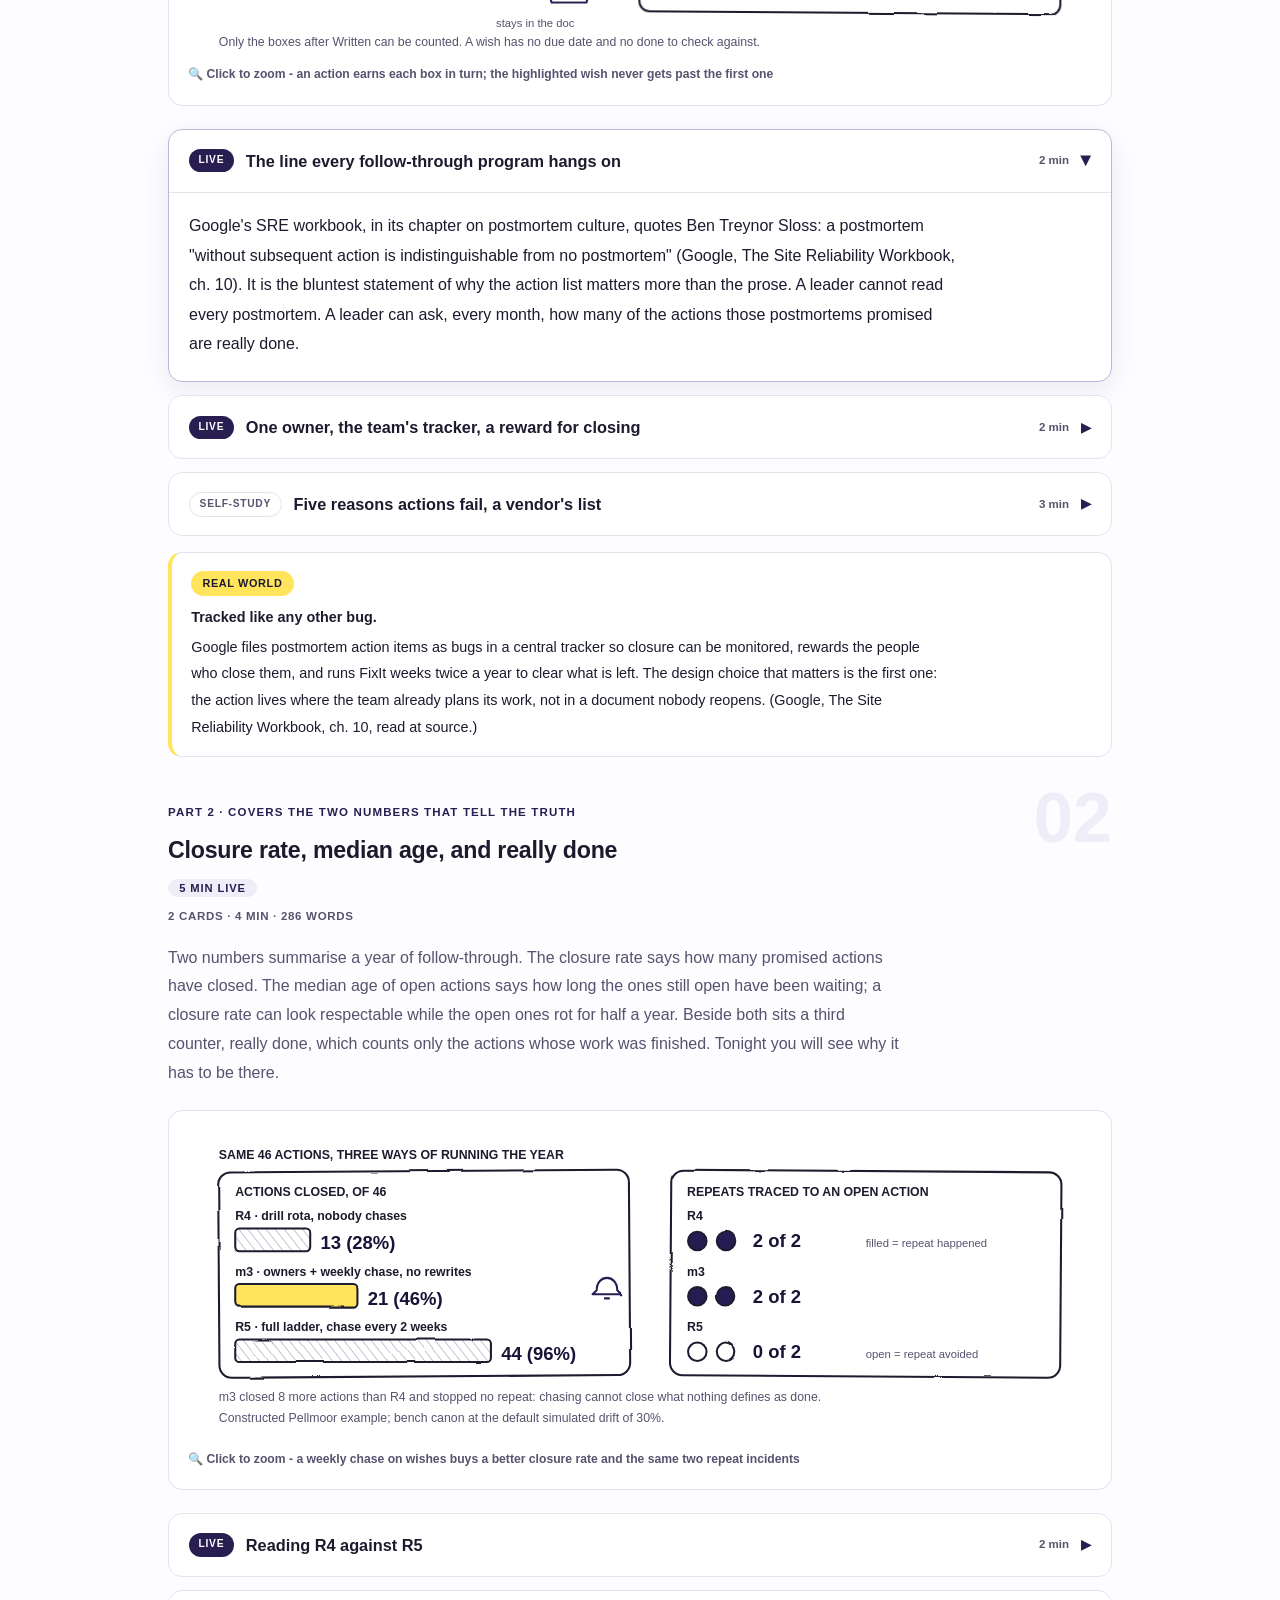
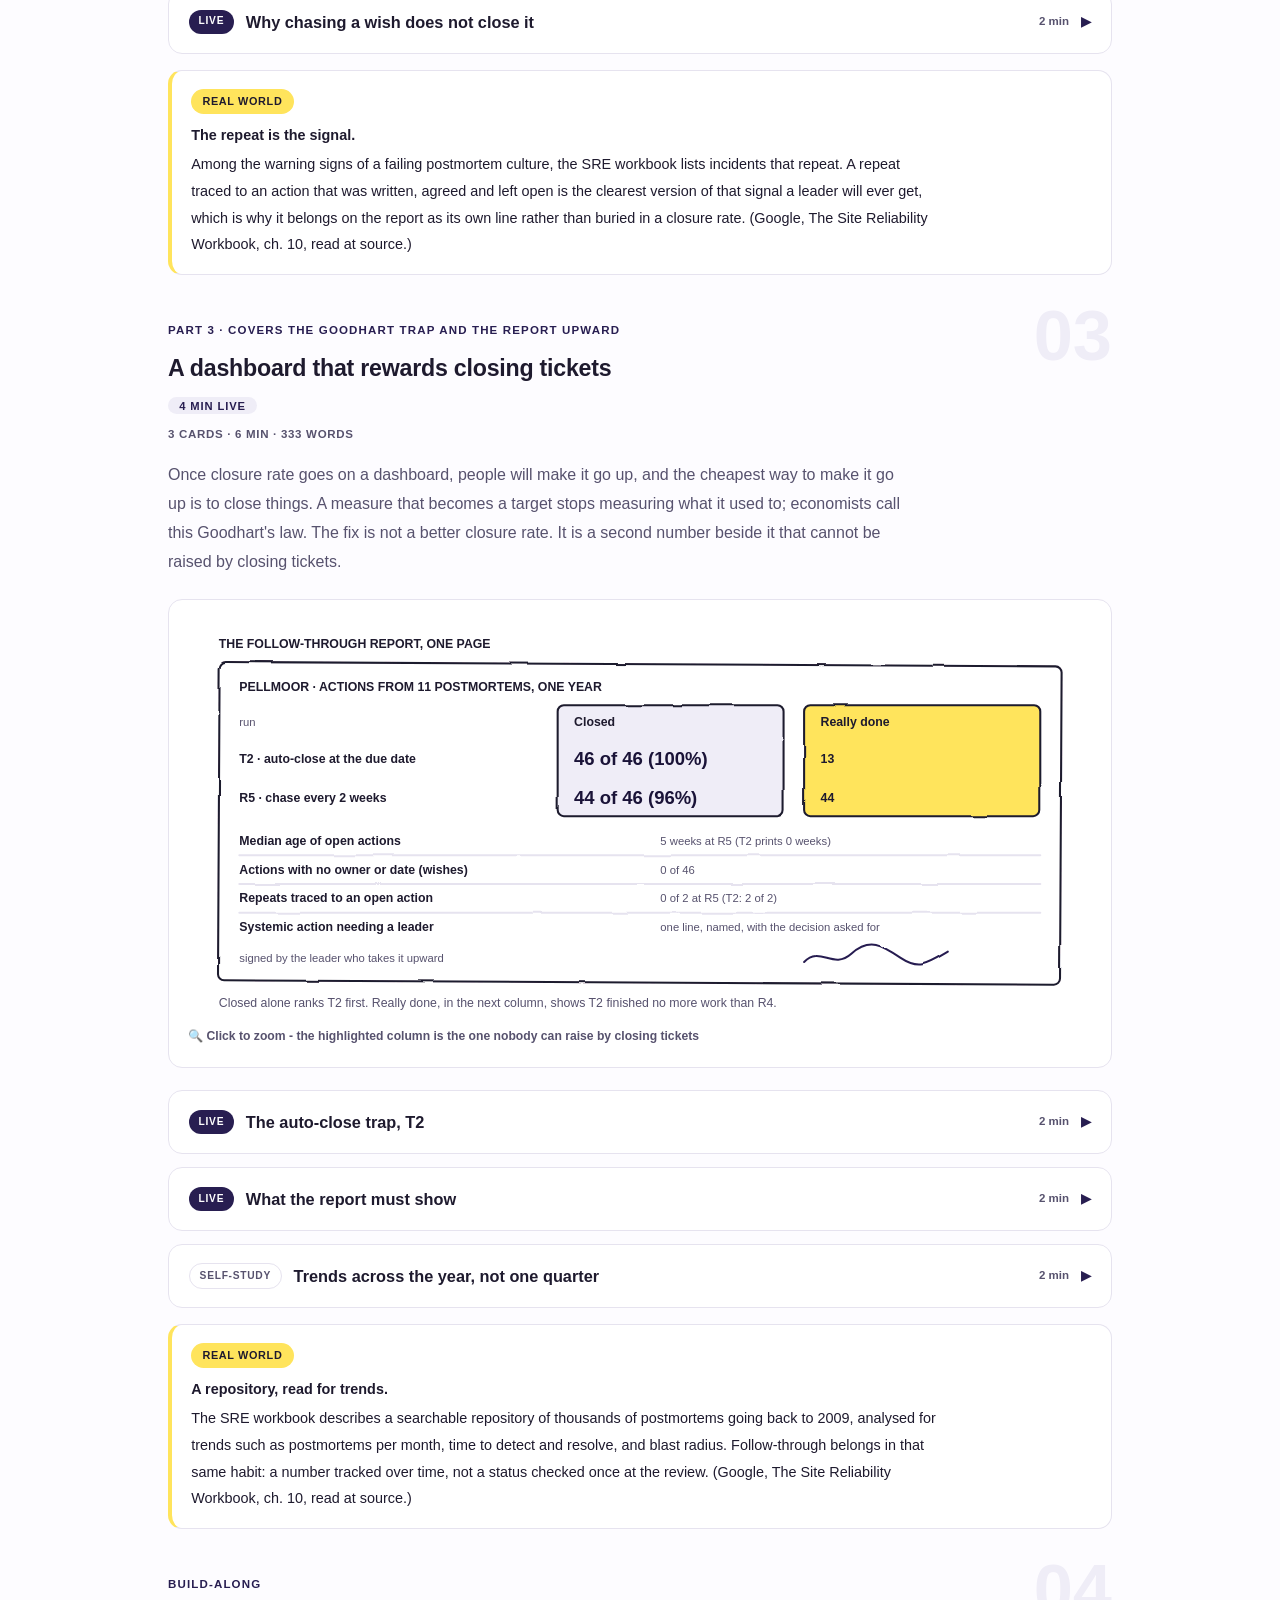
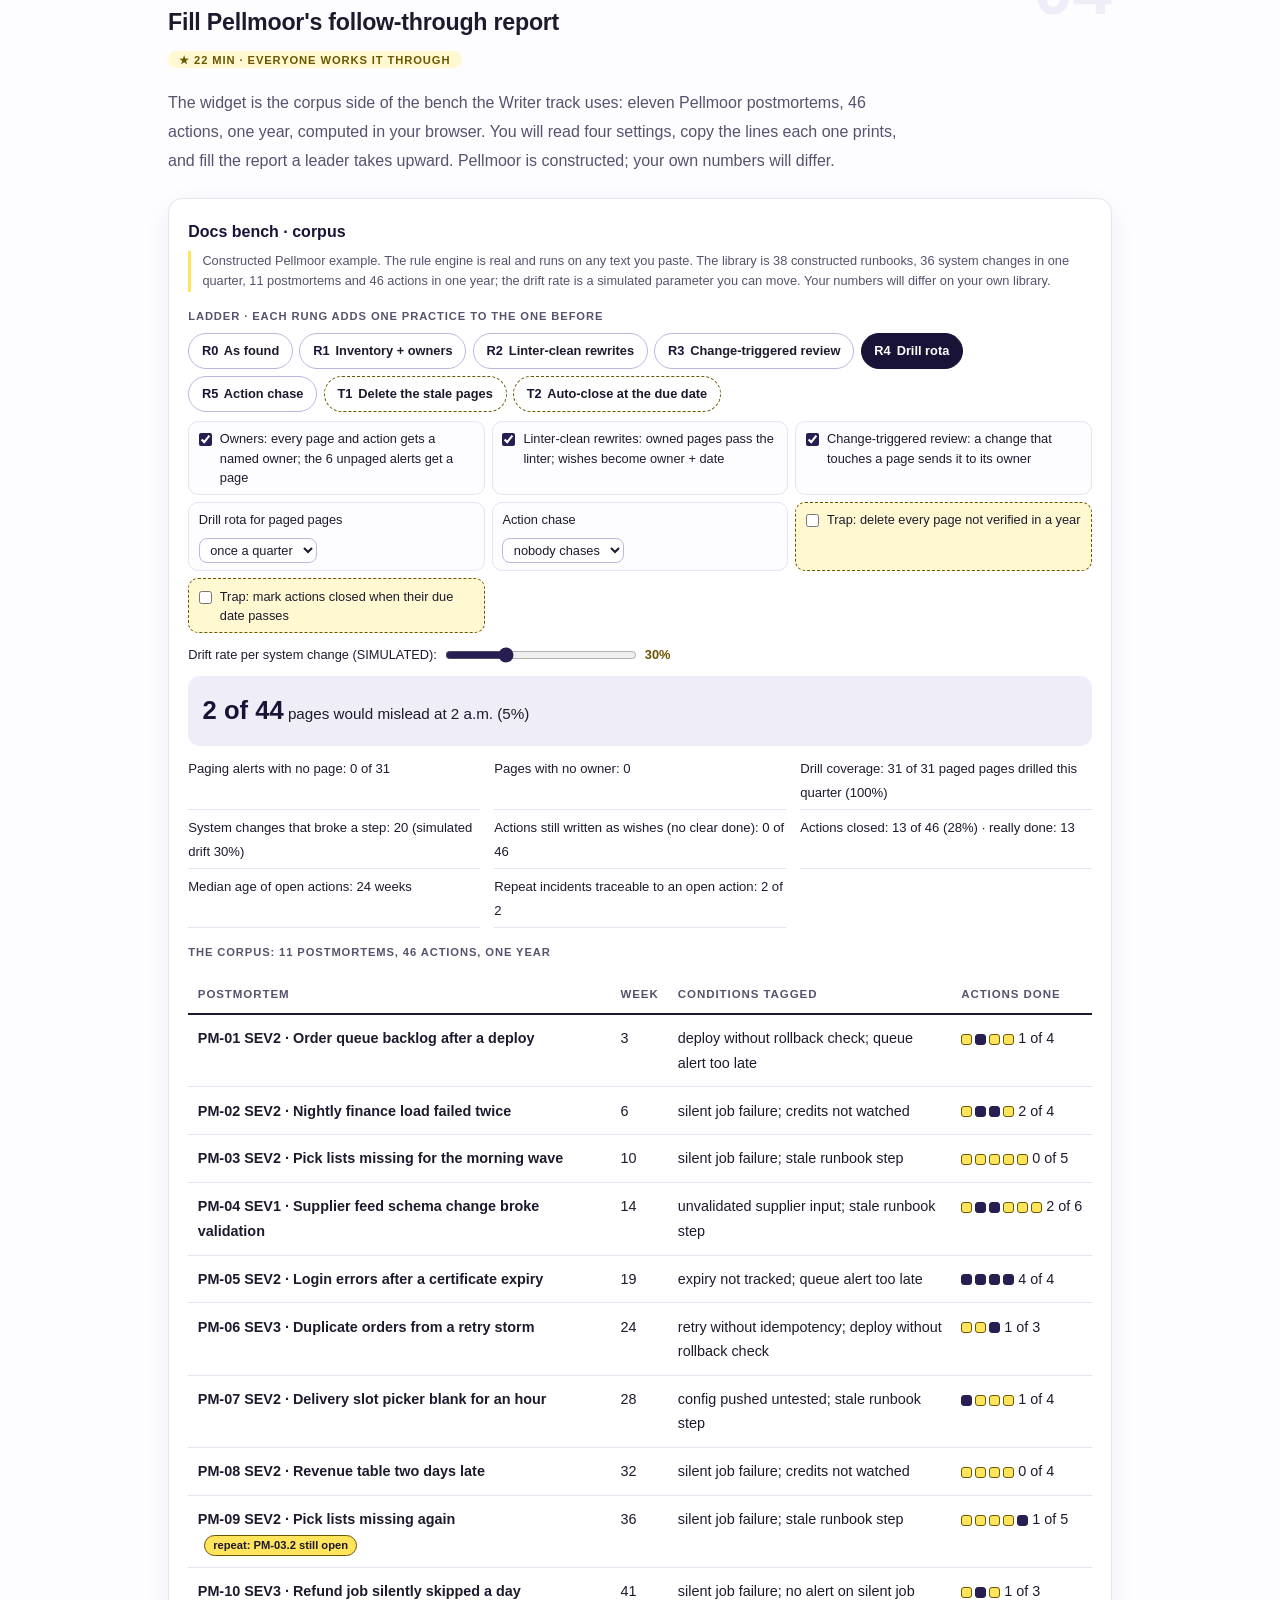
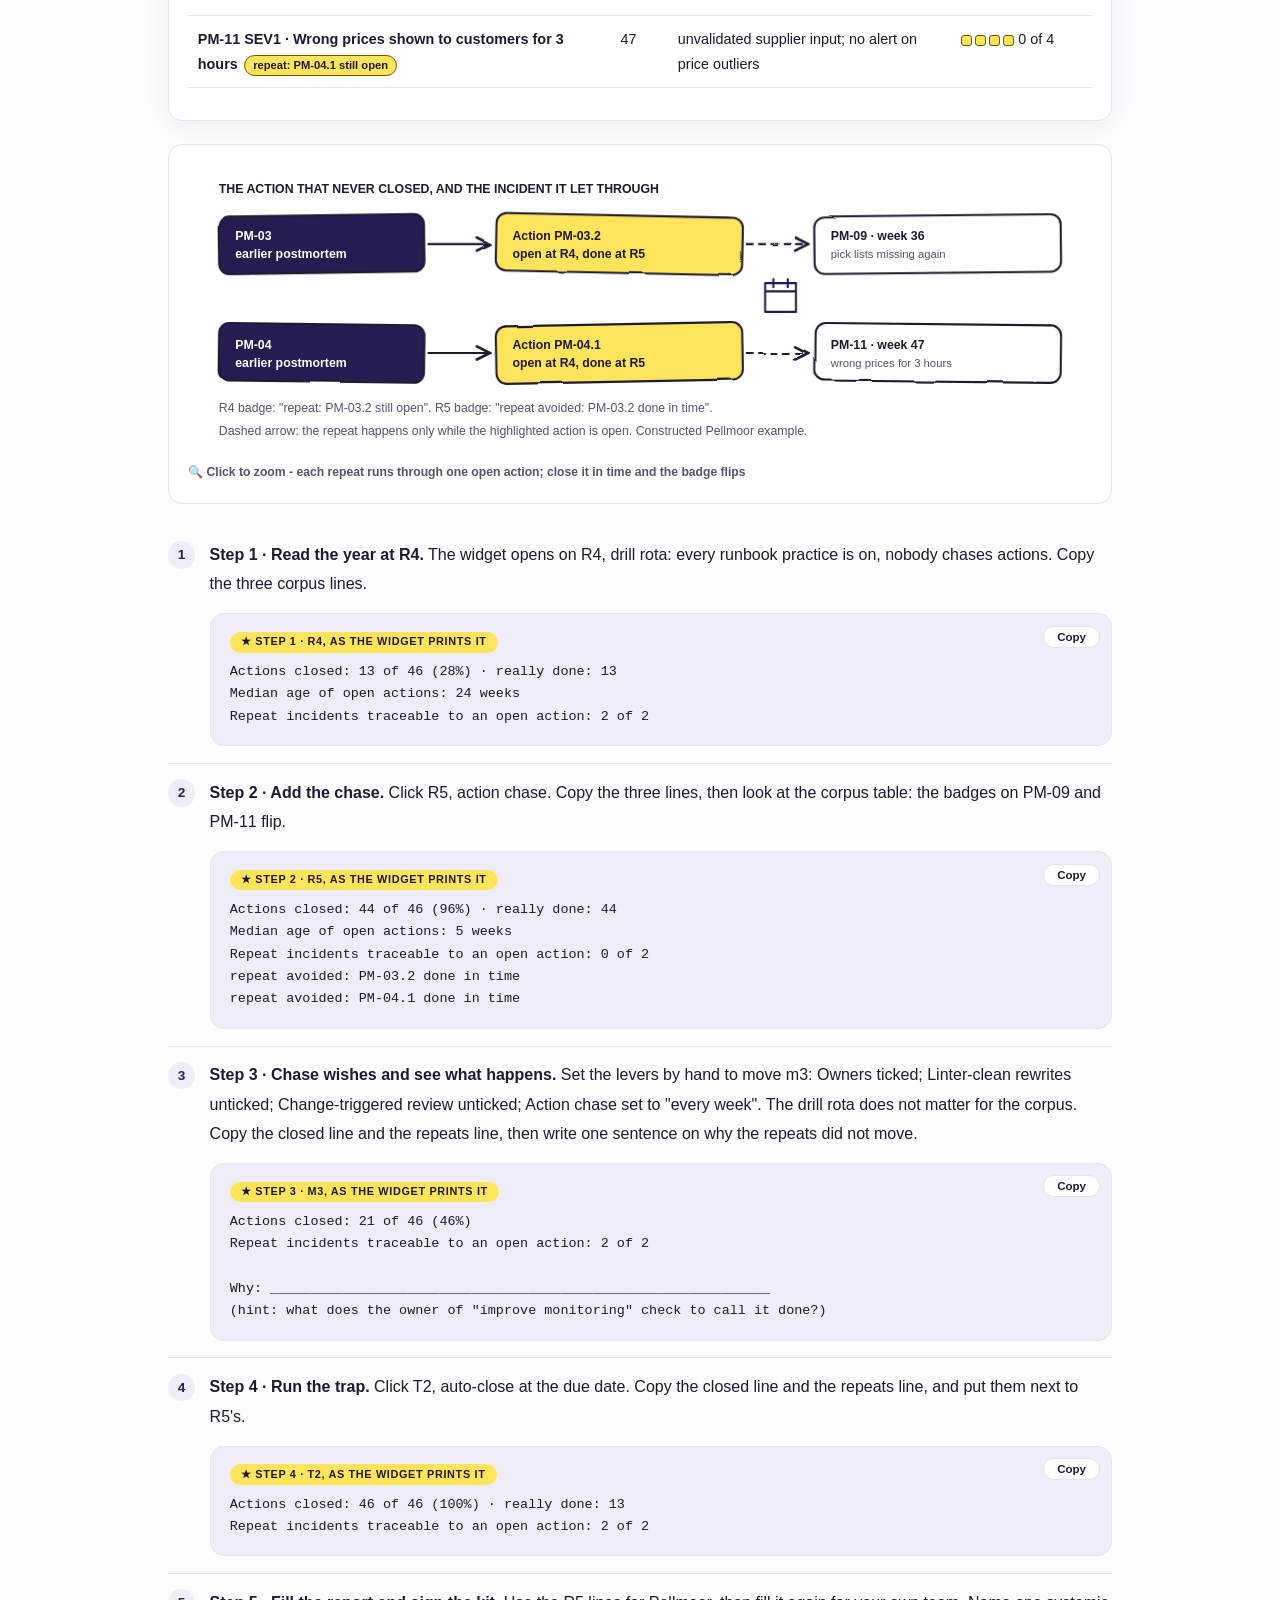
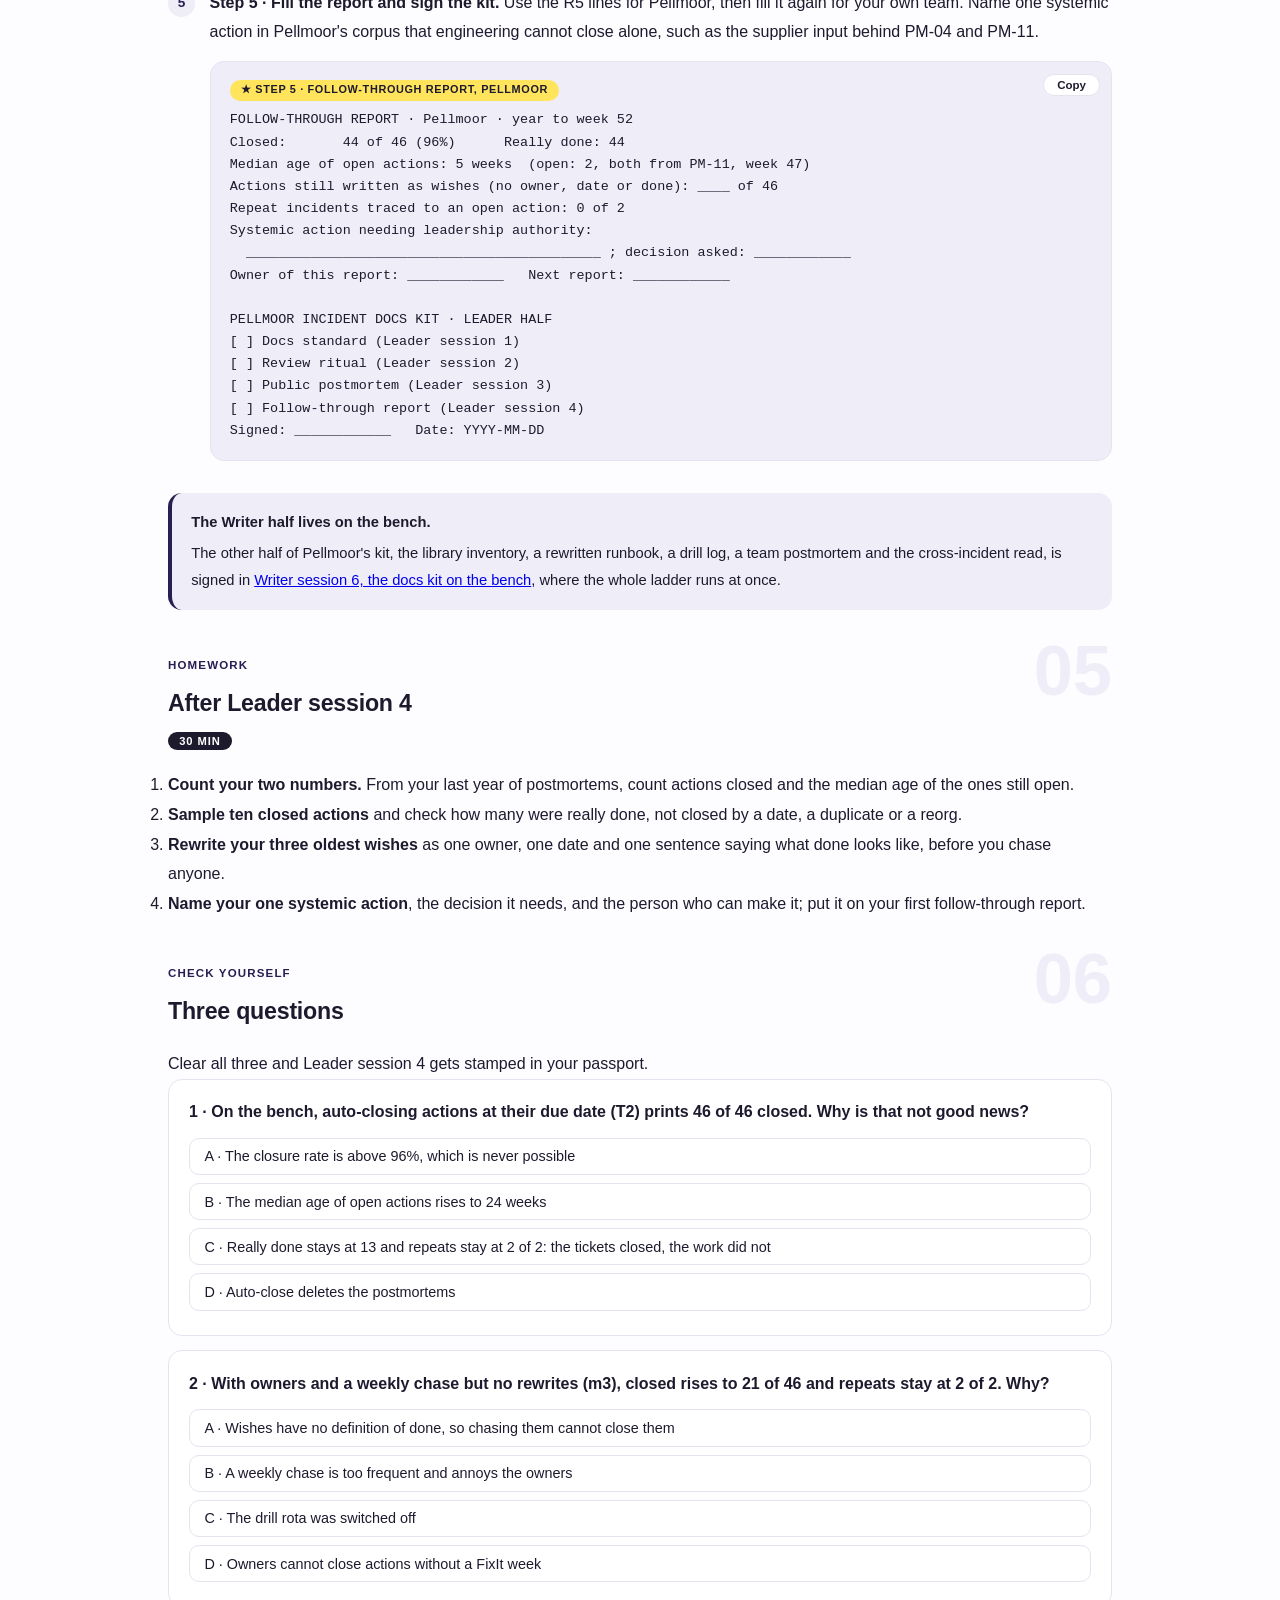
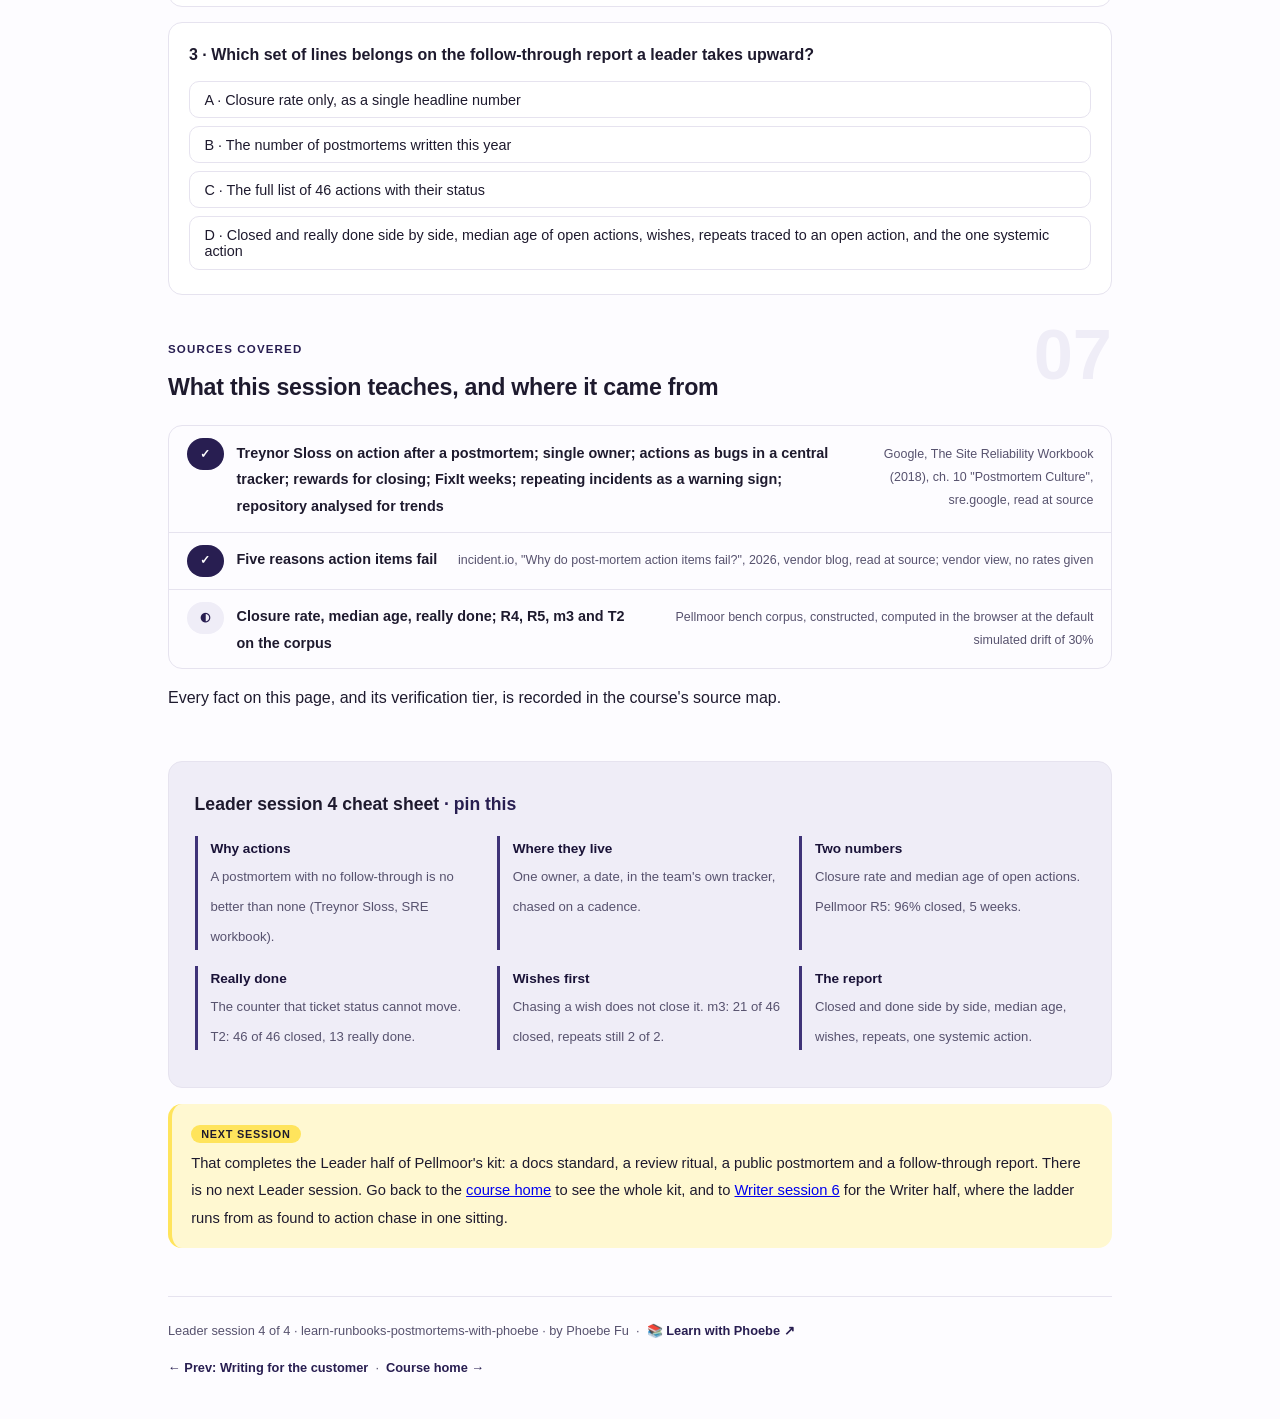
<file: courses/b4-actions-that-close.html>
<!DOCTYPE html>
<html lang="en">
<head>
<meta charset="UTF-8">
<meta name="viewport" content="width=device-width, initial-scale=1.0">
<!-- social:start -->
<meta name="description" content="Leader session 4 of 4. Actions that close: why a postmortem is only as good as its follow-through, the two numbers that tell the truth (closure rate and median age of open actions), the counter that does not lie (really done), the auto-close trap, and the one-page follow-through report a leader takes upward.">
<meta property="og:type" content="article">
<meta property="og:site_name" content="Learn with Phoebe">
<meta property="og:title" content="Actions that close - learn runbooks and postmortems with phoebe">
<meta property="og:description" content="Leader session 4 of 4. Closed is not done: one owner, the team's tracker, a chase cadence, and a report that puts closed and really done side by side.">
<meta property="og:url" content="https://phoebefu6.github.io/learn-runbooks-postmortems-with-phoebe/courses/b4-actions-that-close.html">
<meta property="og:image" content="https://phoebefu6.github.io/learn-runbooks-postmortems-with-phoebe/assets/og-cover.png">
<meta property="og:image:width" content="1200">
<meta property="og:image:height" content="630">
<meta name="twitter:card" content="summary_large_image">
<meta name="twitter:title" content="Actions that close - learn runbooks and postmortems with phoebe">
<meta name="twitter:description" content="Leader session 4 of 4. A follow-through report that shows closed and really done side by side, so nobody can win by closing tickets.">
<meta name="twitter:image" content="https://phoebefu6.github.io/learn-runbooks-postmortems-with-phoebe/assets/og-cover.png">
<!-- social:end -->
<title>Leader session 4 · Actions that close - learn runbooks and postmortems with phoebe</title>
<link rel="stylesheet" href="../assets/style.css?v=2">
</head>
<body>

<div class="toolbar">
  <div class="wrap">
    <span class="crumb"><a href="../index.html">learn-runbooks-postmortems-with-phoebe</a> / Leader session 4 of 4</span>
    <button class="btn" id="toggle-all" type="button">Expand all</button>
    <button class="btn primary" id="zoom-toggle" type="button">Projector zoom: off</button>
  </div>
</div>

<header class="masthead">
  <div class="wrap">
    <div class="eyebrow">Learn Runbooks &amp; Postmortems with Phoebe · Leader session 4 of 4</div>
    <h1>Actions that close: <span class="accent">closed is not done</span></h1>
    <p class="sub">A postmortem is a promise with a list attached. The list is where the promise is kept or quietly dropped, and the next incident is where you find out which. Tonight you look at what makes an action close, read the two numbers that tell the truth about a year of follow-through, watch a dashboard get gamed by a rule that closes tickets on their due date, and write the one-page report you take upward.</p>
    <div class="chip-row">
      <span class="chip level">🔴 Leader</span>
      <span class="chip audience">Heads of data or engineering, incident program owners, support and comms leads</span>
      <span class="chip audience">No code</span>
      <span class="chip time">45 min</span>
    </div>
    <div class="agenda">
      <span class="a1" style="flex:1">0-3 · Welcome</span>
      <span class="a2" style="flex:4">3-18 · Why actions fail, two numbers, one trap</span>
      <span class="a3" style="flex:5">18-40 · Build-along: Pellmoor's follow-through report</span>
      <span class="a4" style="flex:1">40-45 · Q&amp;A</span>
    </div>
  </div>
</header>

<main class="wrap">

  <section class="section" id="intro">
    <div class="section-kicker">
      <span class="klabel">Part 0</span>
      <h2>Where we start</h2>
    </div>
    <p class="lede">Three Leader sessions built the front of the system: a docs standard that says which postmortems must exist, a review people come to, and a public note that tells customers what you will change. Every one of those ends in action items. Tonight is about the back of the system, the part nobody presents at the review: whether those actions ever close, and whether closing them meant the work got done. Pellmoor, a same-day online grocer, is constructed and labelled wherever it appears.</p>

    <div class="legend">
      <span class="pill">🎫 Clear all three quiz questions to stamp your passport</span>
      <span class="pill">Live = presented in the 45 minutes</span>
      <span class="pill">Self-study = the full depth, after class</span>
      <span class="pill">★ Build-along = everyone works it through</span>
    </div>

    <div class="callout win">
      <p><strong>★ What you walk out with tonight.</strong> A one-page follow-through report for your team: closed and really done side by side, the median age of open actions, the actions still written as wishes, the repeat incidents traced to an open action, and the one systemic action that needs a leader's authority. With it, the Leader half of Pellmoor's incident docs kit is signed.</p>
    </div>
  </section>

  <section class="section" id="part-1">
    <div class="section-kicker">
      <span class="klabel">Part 1 · covers why actions are the point</span>
      <h2>A postmortem with no follow-through</h2>
      <span class="tag concept">6 min live</span>
    </div>
    <p class="lede">The timeline, the impact numbers and the contributing conditions are all in service of one thing: something changes so the same incident does not come back. An action item is the only part of a postmortem that touches production. If it never closes, the rest was a well-written history lesson.</p>

    <figure class="zoomable">
      <svg viewBox="0 0 880 326" xmlns="http://www.w3.org/2000/svg" role="img" aria-label="The life of one action item, left to right: written in the postmortem, given one owner and a date, filed in the team's tracker, chased on a cadence, done, then verified. A highlighted branch falls off at the first step: a wish with no owner, no date and no definition of done stays in the document and never closes. A side panel maps the five reasons actions fail, from a vendor blog, onto where they fall off: no individual owner, kept in the doc instead of the team's tracker, vague wording, no follow-up cadence, and a systemic problem framed as a technical task.">
        <defs>
          <filter id="b4aSk" x="-3%" y="-3%" width="106%" height="106%"><feTurbulence type="fractalNoise" baseFrequency="0.02" numOctaves="2" seed="61" result="n"/><feDisplacementMap in="SourceGraphic" in2="n" scale="2.4" xChannelSelector="R" yChannelSelector="G"/></filter>
          <pattern id="b4aHc" patternUnits="userSpaceOnUse" width="7" height="7" patternTransform="rotate(-38)"><line x1="0" y1="0" x2="0" y2="7" stroke="#281E51" stroke-width="1" opacity=".5"/></pattern>
          <marker id="b4aAr" viewBox="0 0 10 10" refX="9" refY="5" markerWidth="8" markerHeight="8" orient="auto"><path d="M1 1 L9 5 L1 9" fill="none" stroke="#1E1A2E" stroke-width="1.6" stroke-linecap="round"/></marker>
        </defs>
        <style>
          .b4aH { font: 800 12px Inter, sans-serif; fill: #1E1A2E; }
          .b4aL { font: 600 12px Inter, sans-serif; fill: #1E1A2E; }
          .b4aS { font: 400 11px Inter, sans-serif; fill: #57526E; }
          .b4aW { font: 800 12px Inter, sans-serif; fill: #FFFFFF; }
          .b4aN { font: 400 12px Inter, sans-serif; fill: #57526E; }
        </style>

        <text class="b4aH" x="30" y="28">THE LIFE OF ONE ACTION, AND WHERE A WISH FALLS OFF</text>

        <g filter="url(#b4aSk)" fill="none" stroke="#1E1A2E" stroke-width="2" stroke-linecap="round" stroke-linejoin="round">
          <rect x="30" y="52" width="120" height="56" rx="10" transform="rotate(-1.2 90 80)" fill="#281E51"/>
          <rect x="170" y="52" width="120" height="56" rx="10" transform="rotate(0.9 230 80)" fill="#FFFFFF"/>
          <rect x="310" y="52" width="120" height="56" rx="10" transform="rotate(-0.7 370 80)" fill="#FFFFFF"/>
          <rect x="450" y="52" width="120" height="56" rx="10" transform="rotate(1.1 510 80)" fill="#FFFFFF"/>
          <rect x="590" y="52" width="120" height="56" rx="10" transform="rotate(-0.9 650 80)" fill="#EFEDF7"/>
          <rect x="730" y="52" width="120" height="56" rx="10" transform="rotate(0.8 790 80)" fill="#EFEDF7"/>
          <path d="M152 80 L166 80" marker-end="url(#b4aAr)"/>
          <path d="M292 80 L306 80" marker-end="url(#b4aAr)"/>
          <path d="M432 80 L446 80" marker-end="url(#b4aAr)"/>
          <path d="M572 80 L586 80" marker-end="url(#b4aAr)"/>
          <path d="M712 80 L726 80" marker-end="url(#b4aAr)"/>

          <path d="M90 112 L90 166" marker-end="url(#b4aAr)"/>
          <rect x="30" y="172" width="300" height="60" rx="10" transform="rotate(-1.5 180 202)" fill="#FFE45C"/>
          <!-- doodle: the wish slides off into the doc's drawer -->
          <path d="M334 206 C356 208 366 228 370 252" stroke-dasharray="5 6" marker-end="url(#b4aAr)"/>
          <path d="M350 262 L392 262 L388 276 L354 276 Z" stroke="#281E51"/>

          <rect x="440" y="140" width="410" height="146" rx="10" transform="rotate(0.4 645 213)" fill="#FFFFFF"/>
        </g>

        <text class="b4aW" x="46" y="84">Written</text>
        <text class="b4aL" x="186" y="78">Owner + date</text>
        <text class="b4aS" x="186" y="96">one role, a date</text>
        <text class="b4aL" x="326" y="78">In the tracker</text>
        <text class="b4aS" x="326" y="96">the team's own</text>
        <text class="b4aL" x="466" y="78">Chased</text>
        <text class="b4aS" x="466" y="96">on a cadence</text>
        <text class="b4aL" x="606" y="78">Done</text>
        <text class="b4aS" x="606" y="96">work finished</text>
        <text class="b4aL" x="746" y="78">Verified</text>
        <text class="b4aS" x="746" y="96">fix proven</text>

        <text class="b4aH" x="46" y="198">Wish: no owner, no date, no done</text>
        <text class="b4aL" x="46" y="218">e.g. "improve monitoring"</text>
        <text class="b4aS" x="300" y="300">stays in the doc</text>

        <text class="b4aH" x="456" y="164">WHERE ACTIONS FALL OFF (vendor view)</text>
        <text class="b4aS" x="456" y="186">1 · no individual owner: never reaches owner + date</text>
        <text class="b4aS" x="456" y="206">2 · kept in the doc, not in the team's tracker</text>
        <text class="b4aS" x="456" y="226">3 · vague wording: nothing says when it is done</text>
        <text class="b4aS" x="456" y="246">4 · no follow-up cadence: nobody chases</text>
        <text class="b4aS" x="456" y="266">5 · a systemic problem framed as a technical task</text>

        <text class="b4aN" x="30" y="318">Only the boxes after Written can be counted. A wish has no due date and no done to check against.</text>
      </svg>
      <figcaption>🔍 Click to zoom - an action earns each box in turn; the highlighted wish never gets past the first one</figcaption>
    </figure>

    <details class="card" open>
      <summary><span class="mode live">Live</span>The line every follow-through program hangs on<span class="mini">2 min</span><span class="caret">▶</span></summary>
      <div class="body">
        <p>Google's SRE workbook, in its chapter on postmortem culture, quotes Ben Treynor Sloss: a postmortem "without subsequent action is indistinguishable from no postmortem" (Google, The Site Reliability Workbook, ch. 10). It is the bluntest statement of why the action list matters more than the prose. A leader cannot read every postmortem. A leader can ask, every month, how many of the actions those postmortems promised are really done.</p>
      </div>
    </details>

    <details class="card">
      <summary><span class="mode live">Live</span>One owner, the team's tracker, a reward for closing<span class="mini">2 min</span><span class="caret">▶</span></summary>
      <div class="body">
        <p>The same chapter describes how Google keeps actions alive. Action items are filed as bugs in a central tracker, so their closure can be monitored like any other work. People are rewarded for closing actions, not just for writing them. And twice a year there are FixIt weeks, time set aside to clear the backlog.</p>
        <p>The workbook's good example postmortem gives each action a type, a priority, a tracking bug and one owner, and states the preference plainly: better a single owner and several collaborators than a list of owners. Four owners on one action means each of the four can assume one of the others is on it.</p>
      </div>
    </details>

    <details class="card">
      <summary><span class="mode self">Self-study</span>Five reasons actions fail, a vendor's list<span class="mini">3 min</span><span class="caret">▶</span></summary>
      <div class="body">
        <p>incident.io, a vendor of incident tooling, published a blog post in 2026 on why postmortem action items fail. It names five reasons: no individual owner; actions kept in the postmortem document instead of the team's own tracker; vague wording; no follow-up cadence; and systemic problems framed as technical tasks. The post gives no measured rates, so treat it as a practitioner's checklist, not evidence of how often each one happens.</p>
        <p>The fifth reason is the one that reaches a leader's desk. "Add a validation step" is a technical task an engineer can close. "Suppliers can push prices with no contract on format" is a systemic problem, and the person who can fix it may sit in procurement, not engineering. Framing it as a ticket guarantees it stays open, or closes with the real problem untouched.</p>
      </div>
    </details>

    <div class="callout example">
      <span class="ex-pill">Real world</span>
      <p><strong>Tracked like any other bug.</strong> Google files postmortem action items as bugs in a central tracker so closure can be monitored, rewards the people who close them, and runs FixIt weeks twice a year to clear what is left. The design choice that matters is the first one: the action lives where the team already plans its work, not in a document nobody reopens. (Google, The Site Reliability Workbook, ch. 10, read at source.)</p>
    </div>
  </section>

  <section class="section" id="part-2">
    <div class="section-kicker">
      <span class="klabel">Part 2 · covers the two numbers that tell the truth</span>
      <h2>Closure rate, median age, and really done</h2>
      <span class="tag concept">5 min live</span>
    </div>
    <p class="lede">Two numbers summarise a year of follow-through. The closure rate says how many promised actions have closed. The median age of open actions says how long the ones still open have been waiting; a closure rate can look respectable while the open ones rot for half a year. Beside both sits a third counter, really done, which counts only the actions whose work was finished. Tonight you will see why it has to be there.</p>

    <figure class="zoomable">
      <svg viewBox="0 0 880 300" xmlns="http://www.w3.org/2000/svg" role="img" aria-label="Two panels from Pellmoor's corpus of 46 actions over one year. Left, actions closed: R4 drill rota with nobody chasing, 13 of 46 (28 percent); m3 owners and a weekly chase but no rewrites, 21 of 46 (46 percent), highlighted; R5 the full ladder with a chase every 2 weeks, 44 of 46 (96 percent). Right, repeat incidents traceable to an open action: R4 2 of 2, m3 2 of 2, R5 0 of 2. Chasing more often closed more actions in m3 but did not stop a single repeat. Constructed Pellmoor example.">
        <defs>
          <filter id="b4bSk" x="-3%" y="-3%" width="106%" height="106%"><feTurbulence type="fractalNoise" baseFrequency="0.02" numOctaves="2" seed="67" result="n"/><feDisplacementMap in="SourceGraphic" in2="n" scale="2.4" xChannelSelector="R" yChannelSelector="G"/></filter>
          <pattern id="b4bHc" patternUnits="userSpaceOnUse" width="7" height="7" patternTransform="rotate(-38)"><line x1="0" y1="0" x2="0" y2="7" stroke="#281E51" stroke-width="1" opacity=".5"/></pattern>
          <marker id="b4bAr" viewBox="0 0 10 10" refX="9" refY="5" markerWidth="8" markerHeight="8" orient="auto"><path d="M1 1 L9 5 L1 9" fill="none" stroke="#1E1A2E" stroke-width="1.6" stroke-linecap="round"/></marker>
        </defs>
        <style>
          .b4bH { font: 800 12px Inter, sans-serif; fill: #1E1A2E; }
          .b4bL { font: 600 12px Inter, sans-serif; fill: #1E1A2E; }
          .b4bS { font: 400 11px Inter, sans-serif; fill: #57526E; }
          .b4bV { font: 800 18px Inter, sans-serif; fill: #1A1338; }
          .b4bN { font: 400 12px Inter, sans-serif; fill: #57526E; }
        </style>

        <text class="b4bH" x="30" y="28">SAME 46 ACTIONS, THREE WAYS OF RUNNING THE YEAR</text>

        <g filter="url(#b4bSk)" fill="none" stroke="#1E1A2E" stroke-width="2" stroke-linecap="round" stroke-linejoin="round">
          <rect x="30" y="40" width="400" height="200" rx="12" transform="rotate(-0.4 230 140)" fill="#FFFFFF"/>
          <rect x="470" y="40" width="380" height="200" rx="12" transform="rotate(0.4 660 140)" fill="#FFFFFF"/>
          <rect x="46" y="96" width="73" height="22" rx="4" fill="url(#b4bHc)"/>
          <rect x="46" y="150" width="119" height="22" rx="4" fill="#FFE45C"/>
          <rect x="46" y="204" width="249" height="22" rx="4" fill="url(#b4bHc)"/>
          <circle cx="496" cy="108" r="9" fill="#281E51"/>
          <circle cx="524" cy="108" r="9" fill="#281E51"/>
          <circle cx="496" cy="162" r="9" fill="#281E51"/>
          <circle cx="524" cy="162" r="9" fill="#281E51"/>
          <circle cx="496" cy="216" r="9" fill="#FFFFFF"/>
          <circle cx="524" cy="216" r="9" fill="#FFFFFF"/>
          <!-- doodle: the chase bell -->
          <path d="M398 156 C398 140 418 140 418 156 L422 160 L394 160 Z M406 164 L410 164" stroke="#281E51"/>
        </g>

        <text class="b4bH" x="46" y="64">ACTIONS CLOSED, OF 46</text>
        <text class="b4bL" x="46" y="88">R4 · drill rota, nobody chases</text>
        <text class="b4bV" x="129" y="116">13 (28%)</text>
        <text class="b4bL" x="46" y="142">m3 · owners + weekly chase, no rewrites</text>
        <text class="b4bV" x="175" y="170">21 (46%)</text>
        <text class="b4bL" x="46" y="196">R5 · full ladder, chase every 2 weeks</text>
        <text class="b4bV" x="305" y="224">44 (96%)</text>

        <text class="b4bH" x="486" y="64">REPEATS TRACED TO AN OPEN ACTION</text>
        <text class="b4bL" x="486" y="88">R4</text>
        <text class="b4bV" x="550" y="114">2 of 2</text>
        <text class="b4bL" x="486" y="142">m3</text>
        <text class="b4bV" x="550" y="168">2 of 2</text>
        <text class="b4bL" x="486" y="196">R5</text>
        <text class="b4bV" x="550" y="222">0 of 2</text>
        <text class="b4bS" x="660" y="114">filled = repeat happened</text>
        <text class="b4bS" x="660" y="222">open = repeat avoided</text>

        <text class="b4bN" x="30" y="264">m3 closed 8 more actions than R4 and stopped no repeat: chasing cannot close what nothing defines as done.</text>
        <text class="b4bN" x="30" y="284">Constructed Pellmoor example; bench canon at the default simulated drift of 30%.</text>
      </svg>
      <figcaption>🔍 Click to zoom - a weekly chase on wishes buys a better closure rate and the same two repeat incidents</figcaption>
    </figure>

    <details class="card">
      <summary><span class="mode live">Live</span>Reading R4 against R5<span class="mini">2 min</span><span class="caret">▶</span></summary>
      <div class="body">
        <p>At R4, Pellmoor has done everything the Writer track asked of its runbooks: inventory, owners, linter-clean rewrites, change-triggered review and a drill rota. The corpus has not moved at all. The bench prints "Actions closed: 13 of 46 (28%) · really done: 13", a median age of open actions of 24 weeks, and 2 of 2 repeat incidents traceable to an open action. Owners and dates are necessary; on their own they do not close anything.</p>
        <p>R5 adds one practice, an action chase every 2 weeks. Closed goes to 44 of 46 (96%), really done to 44, the median age of open actions to 5 weeks, and the repeats to 0 of 2. The two still open belong to PM-11, the last postmortem of the year in week 47, too recent to finish. That is a healthy reason for an action to be open; the median age tells you whether the open ones are young or forgotten. Constructed Pellmoor example.</p>
      </div>
    </details>

    <details class="card">
      <summary><span class="mode live">Live</span>Why chasing a wish does not close it<span class="mini">2 min</span><span class="caret">▶</span></summary>
      <div class="body">
        <p>Learner move m3 on the bench gives every action an owner and chases every week, but skips the linter-clean rewrites that turn wishes into an owner, a date and a clear definition of done. Closed rises to 21 of 46 (46%). Repeats stay at 2 of 2. The owner of "improve monitoring" can be asked about it every Monday for a year and still have no way to say it is finished, because nothing on the page says what finished looks like. With owners alone (R1), the bench still prints 18 of 46 actions written as wishes; a chase cadence cannot reach any of them.</p>
        <p>The order matters for a leader: fix the wording first, then chase. A cadence applied to wishes produces meetings, not closures.</p>
      </div>
    </details>

    <div class="callout example">
      <span class="ex-pill">Real world</span>
      <p><strong>The repeat is the signal.</strong> Among the warning signs of a failing postmortem culture, the SRE workbook lists incidents that repeat. A repeat traced to an action that was written, agreed and left open is the clearest version of that signal a leader will ever get, which is why it belongs on the report as its own line rather than buried in a closure rate. (Google, The Site Reliability Workbook, ch. 10, read at source.)</p>
    </div>
  </section>

  <section class="section" id="part-3">
    <div class="section-kicker">
      <span class="klabel">Part 3 · covers the Goodhart trap and the report upward</span>
      <h2>A dashboard that rewards closing tickets</h2>
      <span class="tag concept">4 min live</span>
    </div>
    <p class="lede">Once closure rate goes on a dashboard, people will make it go up, and the cheapest way to make it go up is to close things. A measure that becomes a target stops measuring what it used to; economists call this Goodhart's law. The fix is not a better closure rate. It is a second number beside it that cannot be raised by closing tickets.</p>

    <figure class="zoomable">
      <svg viewBox="0 0 880 386" xmlns="http://www.w3.org/2000/svg" role="img" aria-label="A one-page follow-through report drawn as a paper form. The top block compares two columns, closed and really done, highlighted. Row T2 auto-close at the due date: closed 46 of 46 (100 percent), really done 13. Row R5 chase every 2 weeks: closed 44 of 46 (96 percent), really done 44. Below, four lines: median age of open actions, 5 weeks at R5 while T2 prints 0 weeks; actions with no owner or date, 0 of 46; repeats traced to an open action, 0 of 2 at R5 and 2 of 2 at T2; and one systemic action that needs leadership authority, named with the decision asked for. A signature line sits at the bottom. Constructed Pellmoor example.">
        <defs>
          <filter id="b4cSk" x="-3%" y="-3%" width="106%" height="106%"><feTurbulence type="fractalNoise" baseFrequency="0.02" numOctaves="2" seed="71" result="n"/><feDisplacementMap in="SourceGraphic" in2="n" scale="2.4" xChannelSelector="R" yChannelSelector="G"/></filter>
          <pattern id="b4cHc" patternUnits="userSpaceOnUse" width="7" height="7" patternTransform="rotate(-38)"><line x1="0" y1="0" x2="0" y2="7" stroke="#281E51" stroke-width="1" opacity=".5"/></pattern>
          <marker id="b4cAr" viewBox="0 0 10 10" refX="9" refY="5" markerWidth="8" markerHeight="8" orient="auto"><path d="M1 1 L9 5 L1 9" fill="none" stroke="#1E1A2E" stroke-width="1.6" stroke-linecap="round"/></marker>
        </defs>
        <style>
          .b4cH { font: 800 12px Inter, sans-serif; fill: #1E1A2E; }
          .b4cL { font: 600 12px Inter, sans-serif; fill: #1E1A2E; }
          .b4cS { font: 400 11px Inter, sans-serif; fill: #57526E; }
          .b4cV { font: 800 18px Inter, sans-serif; fill: #1A1338; }
          .b4cN { font: 400 12px Inter, sans-serif; fill: #57526E; }
        </style>

        <text class="b4cH" x="30" y="28">THE FOLLOW-THROUGH REPORT, ONE PAGE</text>

        <g filter="url(#b4cSk)" fill="none" stroke="#1E1A2E" stroke-width="2" stroke-linecap="round" stroke-linejoin="round">
          <rect x="30" y="44" width="820" height="310" rx="6" transform="rotate(0.3 440 199)" fill="#FFFFFF"/>
          <rect x="360" y="84" width="220" height="108" rx="6" fill="#EFEDF7"/>
          <rect x="600" y="84" width="230" height="108" rx="6" fill="#FFE45C"/>
          <path d="M50 230 L830 230" stroke="#E6E3EF"/>
          <path d="M50 258 L830 258" stroke="#E6E3EF"/>
          <path d="M50 286 L830 286" stroke="#E6E3EF"/>
          <!-- doodle: the signature -->
          <path d="M600 334 C616 318 628 342 646 326 S676 318 694 330 S720 336 740 324" stroke="#281E51"/>
        </g>

        <text class="b4cH" x="50" y="70">PELLMOOR · ACTIONS FROM 11 POSTMORTEMS, ONE YEAR</text>
        <text class="b4cS" x="50" y="104">run</text>
        <text class="b4cL" x="376" y="104">Closed</text>
        <text class="b4cH" x="616" y="104">Really done</text>

        <text class="b4cL" x="50" y="140">T2 · auto-close at the due date</text>
        <text class="b4cV" x="376" y="142">46 of 46 (100%)</text>
        <text class="b4cH" x="616" y="140">13</text>
        <text class="b4cL" x="50" y="178">R5 · chase every 2 weeks</text>
        <text class="b4cV" x="376" y="180">44 of 46 (96%)</text>
        <text class="b4cH" x="616" y="178">44</text>

        <text class="b4cL" x="50" y="220">Median age of open actions</text>
        <text class="b4cS" x="460" y="220">5 weeks at R5 (T2 prints 0 weeks)</text>
        <text class="b4cL" x="50" y="248">Actions with no owner or date (wishes)</text>
        <text class="b4cS" x="460" y="248">0 of 46</text>
        <text class="b4cL" x="50" y="276">Repeats traced to an open action</text>
        <text class="b4cS" x="460" y="276">0 of 2 at R5 (T2: 2 of 2)</text>
        <text class="b4cL" x="50" y="304">Systemic action needing a leader</text>
        <text class="b4cS" x="460" y="304">one line, named, with the decision asked for</text>

        <text class="b4cS" x="50" y="334">signed by the leader who takes it upward</text>

        <text class="b4cN" x="30" y="378">Closed alone ranks T2 first. Really done, in the next column, shows T2 finished no more work than R4.</text>
      </svg>
      <figcaption>🔍 Click to zoom - the highlighted column is the one nobody can raise by closing tickets</figcaption>
    </figure>

    <details class="card">
      <summary><span class="mode live">Live</span>The auto-close trap, T2<span class="mini">2 min</span><span class="caret">▶</span></summary>
      <div class="body">
        <p>Trap T2 on the bench marks every action closed when its due date passes, without the work. It is not a strawman: ticket tools offer it, and a team measured on closure rate will find it. The bench prints "Actions closed: 46 of 46 (100%) · really done: 13". The median age of open actions drops to 0 weeks, because nothing is open any more. Repeats stay at 2 of 2. On a dashboard that shows only closure, T2 is the best-run year Pellmoor has ever had. Constructed Pellmoor example.</p>
        <p>Really done is the counter that does not lie, because it cannot be moved by changing a ticket's status. It moves only when the work is finished. Put it in the column next to closed, every time.</p>
      </div>
    </details>

    <details class="card">
      <summary><span class="mode live">Live</span>What the report must show<span class="mini">2 min</span><span class="caret">▶</span></summary>
      <div class="body">
        <p>Five lines, one page. Closed and really done side by side, so the gap is visible. The median age of open actions, so slow rot shows even when closure looks fine. The actions with no owner or no date, counted as wishes, so the cause of a stuck list is named. The repeat incidents traced to an open action, so the cost is in the same place as the backlog. And the one systemic action that needs a leader's authority, a budget, a contract or another team's priority, named with the decision you are asking for.</p>
        <p>The last line is the reason the report goes upward at all. Engineering can close its own tickets. It cannot change a supplier contract.</p>
      </div>
    </details>

    <details class="card">
      <summary><span class="mode self">Self-study</span>Trends across the year, not one quarter<span class="mini">2 min</span><span class="caret">▶</span></summary>
      <div class="body">
        <p>A single report says where you stand. A run of them says whether the program works. Writer session 5 reads Pellmoor's eleven postmortems as one dataset, tagging the conditions behind each; the follow-through report is the natural place to carry the result forward: which conditions keep coming back, and whether the actions aimed at them are the ones that are really done. The danluu index of public postmortems, grouped by kind of failure, is a reminder that the same conditions repeat across companies too: <a href="https://github.com/danluu/post-mortems">danluu/post-mortems ↗</a>.</p>
      </div>
    </details>

    <div class="callout example">
      <span class="ex-pill">Real world</span>
      <p><strong>A repository, read for trends.</strong> The SRE workbook describes a searchable repository of thousands of postmortems going back to 2009, analysed for trends such as postmortems per month, time to detect and resolve, and blast radius. Follow-through belongs in that same habit: a number tracked over time, not a status checked once at the review. (Google, The Site Reliability Workbook, ch. 10, read at source.)</p>
    </div>
  </section>

  <section class="section" id="demo-1">
    <div class="section-kicker">
      <span class="klabel">Build-along</span>
      <h2>Fill Pellmoor's follow-through report</h2>
      <span class="tag demo">★ 22 min · everyone works it through</span>
    </div>
    <p class="lede">The widget is the corpus side of the bench the Writer track uses: eleven Pellmoor postmortems, 46 actions, one year, computed in your browser. You will read four settings, copy the lines each one prints, and fill the report a leader takes upward. Pellmoor is constructed; your own numbers will differ.</p>

    <div class="rbp-widget" data-mode="corpus" data-rung="r4"></div>

    <figure class="zoomable">
      <svg viewBox="0 0 880 280" xmlns="http://www.w3.org/2000/svg" role="img" aria-label="Two repeat chains in Pellmoor's corpus. Top: postmortem PM-03 leaves action PM-03.2; if it is still open, PM-09 follows in week 36, pick lists missing again. Bottom: postmortem PM-04 leaves action PM-04.1; if it is still open, PM-11 follows in week 47, wrong prices shown to customers for 3 hours. The two actions are highlighted. At R4 the badges read repeat, still open; at R5 they read repeat avoided, done in time. Constructed Pellmoor example.">
        <defs>
          <filter id="b4dSk" x="-3%" y="-3%" width="106%" height="106%"><feTurbulence type="fractalNoise" baseFrequency="0.02" numOctaves="2" seed="73" result="n"/><feDisplacementMap in="SourceGraphic" in2="n" scale="2.4" xChannelSelector="R" yChannelSelector="G"/></filter>
          <pattern id="b4dHc" patternUnits="userSpaceOnUse" width="7" height="7" patternTransform="rotate(-38)"><line x1="0" y1="0" x2="0" y2="7" stroke="#281E51" stroke-width="1" opacity=".5"/></pattern>
          <marker id="b4dAr" viewBox="0 0 10 10" refX="9" refY="5" markerWidth="8" markerHeight="8" orient="auto"><path d="M1 1 L9 5 L1 9" fill="none" stroke="#1E1A2E" stroke-width="1.6" stroke-linecap="round"/></marker>
        </defs>
        <style>
          .b4dH { font: 800 12px Inter, sans-serif; fill: #1E1A2E; }
          .b4dL { font: 600 12px Inter, sans-serif; fill: #1E1A2E; }
          .b4dS { font: 400 11px Inter, sans-serif; fill: #57526E; }
          .b4dW { font: 800 12px Inter, sans-serif; fill: #FFFFFF; }
          .b4dN { font: 400 12px Inter, sans-serif; fill: #57526E; }
        </style>

        <text class="b4dH" x="30" y="28">THE ACTION THAT NEVER CLOSED, AND THE INCIDENT IT LET THROUGH</text>

        <g filter="url(#b4dSk)" fill="none" stroke="#1E1A2E" stroke-width="2" stroke-linecap="round" stroke-linejoin="round">
          <rect x="30" y="50" width="200" height="56" rx="10" transform="rotate(-0.8 130 78)" fill="#281E51"/>
          <rect x="300" y="50" width="240" height="56" rx="10" transform="rotate(1.2 420 78)" fill="#FFE45C"/>
          <rect x="610" y="50" width="240" height="56" rx="10" transform="rotate(-0.6 730 78)" fill="#FFFFFF"/>
          <path d="M234 78 L294 78" marker-end="url(#b4dAr)"/>
          <path d="M544 78 L604 78" stroke-dasharray="6 6" marker-end="url(#b4dAr)"/>

          <rect x="30" y="156" width="200" height="56" rx="10" transform="rotate(0.7 130 184)" fill="#281E51"/>
          <rect x="300" y="156" width="240" height="56" rx="10" transform="rotate(-1.1 420 184)" fill="#FFE45C"/>
          <rect x="610" y="156" width="240" height="56" rx="10" transform="rotate(0.6 730 184)" fill="#FFFFFF"/>
          <path d="M234 184 L294 184" marker-end="url(#b4dAr)"/>
          <path d="M544 184 L604 184" stroke-dasharray="6 6" marker-end="url(#b4dAr)"/>
          <!-- doodle: a calendar page between the rows -->
          <path d="M562 116 L592 116 L592 144 L562 144 Z M562 124 L592 124 M570 112 L570 120 M584 112 L584 120" stroke="#281E51"/>
        </g>

        <text class="b4dW" x="46" y="74">PM-03</text>
        <text class="b4dW" x="46" y="92">earlier postmortem</text>
        <text class="b4dH" x="316" y="74">Action PM-03.2</text>
        <text class="b4dL" x="316" y="92">open at R4, done at R5</text>
        <text class="b4dH" x="626" y="74">PM-09 · week 36</text>
        <text class="b4dS" x="626" y="92">pick lists missing again</text>

        <text class="b4dW" x="46" y="180">PM-04</text>
        <text class="b4dW" x="46" y="198">earlier postmortem</text>
        <text class="b4dH" x="316" y="180">Action PM-04.1</text>
        <text class="b4dL" x="316" y="198">open at R4, done at R5</text>
        <text class="b4dH" x="626" y="180">PM-11 · week 47</text>
        <text class="b4dS" x="626" y="198">wrong prices for 3 hours</text>

        <text class="b4dN" x="30" y="242">R4 badge: "repeat: PM-03.2 still open". R5 badge: "repeat avoided: PM-03.2 done in time".</text>
        <text class="b4dN" x="30" y="264">Dashed arrow: the repeat happens only while the highlighted action is open. Constructed Pellmoor example.</text>
      </svg>
      <figcaption>🔍 Click to zoom - each repeat runs through one open action; close it in time and the badge flips</figcaption>
    </figure>

    <div class="steps">
      <div class="step">
        <p><strong>Step 1 · Read the year at R4.</strong> The widget opens on R4, drill rota: every runbook practice is on, nobody chases actions. Copy the three corpus lines.</p>
        <div class="prompt-box good"><span class="label">★ Step 1 · R4, as the widget prints it</span>Actions closed: 13 of 46 (28%) · really done: 13
Median age of open actions: 24 weeks
Repeat incidents traceable to an open action: 2 of 2</div>
      </div>
      <div class="step">
        <p><strong>Step 2 · Add the chase.</strong> Click R5, action chase. Copy the three lines, then look at the corpus table: the badges on PM-09 and PM-11 flip.</p>
        <div class="prompt-box good"><span class="label">★ Step 2 · R5, as the widget prints it</span>Actions closed: 44 of 46 (96%) · really done: 44
Median age of open actions: 5 weeks
Repeat incidents traceable to an open action: 0 of 2
repeat avoided: PM-03.2 done in time
repeat avoided: PM-04.1 done in time</div>
      </div>
      <div class="step">
        <p><strong>Step 3 · Chase wishes and see what happens.</strong> Set the levers by hand to move m3: Owners ticked; Linter-clean rewrites unticked; Change-triggered review unticked; Action chase set to "every week". The drill rota does not matter for the corpus. Copy the closed line and the repeats line, then write one sentence on why the repeats did not move.</p>
        <div class="prompt-box good"><span class="label">★ Step 3 · m3, as the widget prints it</span>Actions closed: 21 of 46 (46%)
Repeat incidents traceable to an open action: 2 of 2

Why: ______________________________________________________________
(hint: what does the owner of "improve monitoring" check to call it done?)</div>
      </div>
      <div class="step">
        <p><strong>Step 4 · Run the trap.</strong> Click T2, auto-close at the due date. Copy the closed line and the repeats line, and put them next to R5's.</p>
        <div class="prompt-box good"><span class="label">★ Step 4 · T2, as the widget prints it</span>Actions closed: 46 of 46 (100%) · really done: 13
Repeat incidents traceable to an open action: 2 of 2</div>
      </div>
      <div class="step">
        <p><strong>Step 5 · Fill the report and sign the kit.</strong> Use the R5 lines for Pellmoor, then fill it again for your own team. Name one systemic action in Pellmoor's corpus that engineering cannot close alone, such as the supplier input behind PM-04 and PM-11.</p>
        <div class="prompt-box good"><span class="label">★ Step 5 · follow-through report, Pellmoor</span>FOLLOW-THROUGH REPORT · Pellmoor · year to week 52
Closed:       44 of 46 (96%)      Really done: 44
Median age of open actions: 5 weeks  (open: 2, both from PM-11, week 47)
Actions still written as wishes (no owner, date or done): ____ of 46
Repeat incidents traced to an open action: 0 of 2
Systemic action needing leadership authority:
  ____________________________________________ ; decision asked: ____________
Owner of this report: ____________   Next report: ____________

PELLMOOR INCIDENT DOCS KIT · LEADER HALF
[ ] Docs standard (Leader session 1)
[ ] Review ritual (Leader session 2)
[ ] Public postmortem (Leader session 3)
[ ] Follow-through report (Leader session 4)
Signed: ____________   Date: YYYY-MM-DD</div>
      </div>
    </div>

    <div class="callout tip">
      <p><strong>The Writer half lives on the bench.</strong> The other half of Pellmoor's kit, the library inventory, a rewritten runbook, a drill log, a team postmortem and the cross-incident read, is signed in <a href="a6-the-docs-kit-on-the-bench.html">Writer session 6, the docs kit on the bench</a>, where the whole ladder runs at once.</p>
    </div>
  </section>

  <section class="section" id="exercise">
    <div class="section-kicker">
      <span class="klabel">Homework</span>
      <h2>After Leader session 4</h2>
      <span class="tag exercise">30 min</span>
    </div>
    <ol>
      <li><strong>Count your two numbers.</strong> From your last year of postmortems, count actions closed and the median age of the ones still open.</li>
      <li><strong>Sample ten closed actions</strong> and check how many were really done, not closed by a date, a duplicate or a reorg.</li>
      <li><strong>Rewrite your three oldest wishes</strong> as one owner, one date and one sentence saying what done looks like, before you chase anyone.</li>
      <li><strong>Name your one systemic action</strong>, the decision it needs, and the person who can make it; put it on your first follow-through report.</li>
    </ol>
  </section>

  <section class="section" id="quiz">
    <div class="section-kicker">
      <span class="klabel">Check yourself</span>
      <h2>Three questions</h2>
    </div>
    <p>Clear all three and Leader session 4 gets stamped in your passport.</p>

    <div class="quiz-q" data-answer="2">
      <p class="qtext">1 · On the bench, auto-closing actions at their due date (T2) prints 46 of 46 closed. Why is that not good news?</p>
      <button class="qopt" type="button">A · The closure rate is above 96%, which is never possible</button>
      <button class="qopt" type="button">B · The median age of open actions rises to 24 weeks</button>
      <button class="qopt" type="button">C · Really done stays at 13 and repeats stay at 2 of 2: the tickets closed, the work did not</button>
      <button class="qopt" type="button">D · Auto-close deletes the postmortems</button>
      <p class="qwhy">Closed counts a status change. Really done counts finished work, and it does not move when tickets are closed by a rule.</p>
    </div>

    <div class="quiz-q" data-answer="0">
      <p class="qtext">2 · With owners and a weekly chase but no rewrites (m3), closed rises to 21 of 46 and repeats stay at 2 of 2. Why?</p>
      <button class="qopt" type="button">A · Wishes have no definition of done, so chasing them cannot close them</button>
      <button class="qopt" type="button">B · A weekly chase is too frequent and annoys the owners</button>
      <button class="qopt" type="button">C · The drill rota was switched off</button>
      <button class="qopt" type="button">D · Owners cannot close actions without a FixIt week</button>
      <p class="qwhy">Fix the wording first, then chase. A cadence applied to "improve monitoring" produces meetings, not closures.</p>
    </div>

    <div class="quiz-q" data-answer="3">
      <p class="qtext">3 · Which set of lines belongs on the follow-through report a leader takes upward?</p>
      <button class="qopt" type="button">A · Closure rate only, as a single headline number</button>
      <button class="qopt" type="button">B · The number of postmortems written this year</button>
      <button class="qopt" type="button">C · The full list of 46 actions with their status</button>
      <button class="qopt" type="button">D · Closed and really done side by side, median age of open actions, wishes, repeats traced to an open action, and the one systemic action</button>
      <p class="qwhy">One page, five lines; the last one asks for a decision only a leader can make.</p>
    </div>

    <p class="quiz-score"></p>
  </section>

  <section class="section" id="official">
    <div class="section-kicker">
      <span class="klabel">Sources covered</span>
      <h2>What this session teaches, and where it came from</h2>
    </div>
    <div class="covered">
      <div class="covered-row"><span class="status pill solid">✓</span><span class="name">Treynor Sloss on action after a postmortem; single owner; actions as bugs in a central tracker; rewards for closing; FixIt weeks; repeating incidents as a warning sign; repository analysed for trends</span><span class="note">Google, The Site Reliability Workbook (2018), ch. 10 "Postmortem Culture", sre.google, read at source</span></div>
      <div class="covered-row"><span class="status pill solid">✓</span><span class="name">Five reasons action items fail</span><span class="note">incident.io, "Why do post-mortem action items fail?", 2026, vendor blog, read at source; vendor view, no rates given</span></div>
      <div class="covered-row"><span class="status pill light">◐</span><span class="name">Closure rate, median age, really done; R4, R5, m3 and T2 on the corpus</span><span class="note">Pellmoor bench corpus, constructed, computed in the browser at the default simulated drift of 30%</span></div>
    </div>
    <p class="mono" style="margin-top:14px">Every fact on this page, and its verification tier, is recorded in the course's source map.</p>
  </section>

  <section class="cheat" id="cheatsheet">
    <h3>Leader session 4 cheat sheet <span>· pin this</span></h3>
    <div class="grid-2">
      <div class="cheat-item"><b>Why actions</b><span>A postmortem with no follow-through is no better than none (Treynor Sloss, SRE workbook).</span></div>
      <div class="cheat-item"><b>Where they live</b><span>One owner, a date, in the team's own tracker, chased on a cadence.</span></div>
      <div class="cheat-item"><b>Two numbers</b><span>Closure rate and median age of open actions. Pellmoor R5: 96% closed, 5 weeks.</span></div>
      <div class="cheat-item"><b>Really done</b><span>The counter that ticket status cannot move. T2: 46 of 46 closed, 13 really done.</span></div>
      <div class="cheat-item"><b>Wishes first</b><span>Chasing a wish does not close it. m3: 21 of 46 closed, repeats still 2 of 2.</span></div>
      <div class="cheat-item"><b>The report</b><span>Closed and done side by side, median age, wishes, repeats, one systemic action.</span></div>
    </div>
  </section>

  <div class="callout next">
    <span class="nx-pill">Next session</span>
    <p>That completes the Leader half of Pellmoor's kit: a docs standard, a review ritual, a public postmortem and a follow-through report. There is no next Leader session. Go back to the <a href="../index.html">course home</a> to see the whole kit, and to <a href="a6-the-docs-kit-on-the-bench.html">Writer session 6</a> for the Writer half, where the ladder runs from as found to action chase in one sitting.</p>
  </div>

  <footer class="pagefoot">
    <span>Leader session 4 of 4 · learn-runbooks-postmortems-with-phoebe · by Phoebe Fu &nbsp;·&nbsp; 📚 <a href="https://phoebefu6.github.io/learn-with-phoebe/">Learn with Phoebe ↗</a></span>
    <span><a href="b3-writing-for-the-customer.html">← Prev: Writing for the customer</a> &nbsp;·&nbsp; <a href="../index.html">Course home →</a></span>
  </footer>

</main>

<script src="../assets/rbp-sample.js?v=1"></script>
<script src="../assets/rbp-live.js?v=1"></script>
<script src="../assets/app.js?v=2"></script>
</body>
</html>
</file>
<file: assets/style.css>
/* learn-runbooks-postmortems-with-phoebe - editorial bold design system
   Accent: carbon-copy ink #281E51 · Deep #1A1338 · Warm contrast: highlighter yellow #FFE45C
   (CSS var names still read --indigo/--amber; they hold carbon ink and highlighter yellow.)
   Highlighter yellow is a FILL behind ink text, never a text colour; text in the warm family
   uses --amber-ink #6B5600. Light surfaces only, light masthead (see the end of the file). */

:root {
  --indigo: #281E51;
  --indigo-deep: #1A1338;
  --indigo-mid: #3F3378;
  --indigo-soft: #BDB7DC;
  --indigo-50: #EFEDF7;
  --ink: #1E1A2E;
  --muted: #57526E;
  --faint: #CBC7DA;
  --hairline: #E6E3EF;
  --clay: #6B5600;
  --clay-ink: #6B5600;
  --amber: #FFE45C;
  --amber-ink: #6B5600;
  --amber-50: #FFF8D1;
  --paper: #FDFCFF;
  --code-bg: #EFEDF7;
  --code-ink: #1E1A2E;
  --scrim-rgb: 239,237,247;
  --shadow-rgb: 40,30,81;
  --radius: 14px;
}

* { margin: 0; padding: 0; box-sizing: border-box; }

html { font-size: 16px; scroll-behavior: smooth; }
html.zoom-125 { font-size: 20px; }
html.zoom-150 { font-size: 24px; }

body {
  font-family: "Inter", -apple-system, BlinkMacSystemFont, "Segoe UI", Roboto, sans-serif;
  background: var(--paper);
  color: var(--ink);
  line-height: 1.85;
  font-feature-settings: "tnum";
}

.wrap { max-width: 62rem; margin: 0 auto; padding: 0 1.5rem; }

/* ---------- header band ---------- */
.masthead {
  background: var(--indigo);
  color: #fff;
  padding: 2.5rem 0 2.25rem;
}
.masthead .eyebrow {
  font-size: .75rem;
  letter-spacing: .18em;
  text-transform: uppercase;
  opacity: 1;
  font-weight: 600;
}
.masthead h1 {
  font-size: 2.1rem;
  line-height: 1.15;
  font-weight: 800;
  margin: .5rem 0 .75rem;
  letter-spacing: -.02em;
}
.masthead h1 .accent { color: inherit; }
.masthead .sub { font-size: 1.05rem; opacity: 1; max-width: 44rem; }

.chip-row { display: flex; flex-wrap: wrap; gap: .5rem; margin-top: 1.1rem; }
.chip {
  display: inline-flex;
  align-items: center;
  gap: .35rem;
  border-radius: 999px;
  padding: .25rem .8rem;
  font-size: .78rem;
  font-weight: 600;
  white-space: nowrap;
}
.chip.level { background: #fff; color: var(--indigo); }
.chip.audience { background: rgba(255,255,255,.08); color: #fff; border: 1px solid rgba(255,255,255,.35); }
.chip.time { background: var(--ink); color: #fff; font-variant-numeric: tabular-nums; }


/* ---------- agenda band ----------
   Recovered 2026-09-02. These six repos were scaffolded from a stylesheet that had
   lost this block, so .agenda rendered as run-on inline text ~700px tall inside the
   masthead. 87 of 93 repos carry it; these were the exception, and they were also the
   six the estate sweep could not see. See course-builder/references/field-notes.md.

   .a3 does NOT reuse the donor's `color: var(--amber-ink)`: that pair falls below
   4.5:1 against --amber in all six palettes, which is the same failure the sweep
   flags on the wellbeing courses. The literal below is the darkest tone of this
   repo's own amber-ink that clears 4.5:1, so the band stays bright. Recompute it if
   --amber changes. */
.agenda {
  display: flex;
  border-radius: 999px;
  overflow: hidden;
  margin: 1.4rem 0 0;
  font-size: .72rem;
  font-weight: 600;
  text-align: center;
  color: #fff;
}
.agenda span { padding: .45rem .3rem; white-space: nowrap; overflow: hidden; text-overflow: ellipsis; }
.agenda .a1 { background: var(--indigo-deep); }
.agenda .a2 { background: var(--indigo-mid); }
.agenda .a3 { background: var(--amber); color: var(--ink); }
.agenda .a4 { background: var(--indigo-soft); color: var(--ink); }

/* ---------- toolbar ---------- */
.toolbar {
  position: sticky;
  top: 0;
  z-index: 40;
  background: rgba(255,255,255,.94);
  backdrop-filter: blur(6px);
  border-bottom: 1px solid var(--hairline);
  padding: .55rem 0;
}
.toolbar .wrap { display: flex; align-items: center; gap: .5rem; flex-wrap: nowrap; }
.toolbar .crumb { font-size: .8rem; color: var(--muted); font-weight: 600; margin-right: auto; min-width: 0; white-space: nowrap; overflow: hidden; text-overflow: ellipsis; }
.toolbar .btn { white-space: nowrap; flex: none; padding: .38rem .8rem; font-size: .78rem; line-height: 1.2; }
.toolbar .crumb a { color: var(--indigo); text-decoration: none; }
.btn {
  border: 1px solid var(--hairline);
  background: #fff;
  color: var(--ink);
  border-radius: 999px;
  padding: .35rem .9rem;
  font-size: .78rem;
  font-weight: 600;
  cursor: pointer;
  font-family: inherit;
  transition: all .15s ease;
}
.btn:hover { border-color: var(--indigo); color: var(--indigo); }
.btn.primary { background: var(--indigo); border-color: var(--indigo); color: #fff; }
.btn.primary:hover { background: var(--indigo-deep); }

/* ---------- sections ---------- */
main { padding: 2.5rem 0 4rem; }

.section { margin-bottom: 2.8rem; }
.section-kicker { margin-bottom: 1rem; }
.section-kicker .klabel {
  display: block;
  font-size: .72rem;
  text-transform: uppercase;
  letter-spacing: .1em;
  color: var(--indigo);
  font-weight: 700;
  margin-bottom: .35rem;
}
.section-kicker h2 {
  font-size: 1.45rem;
  font-weight: 800;
  letter-spacing: -.01em;
  display: flex;
  align-items: center;
  gap: .7rem;
  flex-wrap: wrap;
}
.section-kicker .tag {
  border-radius: 999px;
  padding: .18rem .7rem;
  font-size: .7rem;
  font-weight: 700;
  text-transform: uppercase;
  letter-spacing: .08em;
}
.tag.concept { background: var(--indigo-50); color: var(--indigo); }
.tag.demo { background: var(--amber-50); color: var(--amber-ink); }
.tag.exercise { background: var(--ink); color: #fff; }

.lede { color: var(--muted); max-width: 46rem; margin-bottom: 1.4rem; line-height: 1.8; }

/* live vs self-study markers on cards */
.mode {
  font-size: .64rem;
  font-weight: 700;
  text-transform: uppercase;
  letter-spacing: .07em;
  padding: .14rem .6rem;
  border-radius: 999px;
  flex: none;
}
.mode.live { background: var(--indigo); color: #fff; }
.mode.self { background: #fff; color: var(--muted); border: 1px solid var(--hairline); }

/* ---------- accordions ---------- */
details.card {
  border: 1px solid var(--hairline);
  border-radius: var(--radius);
  margin-bottom: .8rem;
  overflow: hidden;
  background: #fff;
}
details.card[open] { border-color: var(--indigo-soft); box-shadow: 0 8px 28px rgba(var(--shadow-rgb),.08); }
details.card summary {
  list-style: none;
  cursor: pointer;
  padding: 1rem 1.25rem;
  display: flex;
  align-items: center;
  gap: .75rem;
  font-weight: 700;
  font-size: 1.02rem;
  user-select: none;
}
details.card summary::-webkit-details-marker { display: none; }
details.card summary .dot {
  width: .6rem; height: .6rem;
  border-radius: 999px;
  background: var(--indigo);
  flex: none;
}
details.card summary .mini { margin-left: auto; font-size: .72rem; color: var(--muted); font-weight: 600; white-space: nowrap; }
details.card summary .caret { transition: transform .2s ease; color: var(--indigo); font-size: .8rem; }
details.card[open] summary .caret { transform: rotate(90deg); }
details.card .body { padding: 0 1.25rem 1.4rem; border-top: 1px solid var(--hairline); padding-top: 1.15rem; }
details.card .body p { margin-bottom: 1.05rem; max-width: 48rem; }
details.card .body p:last-child { margin-bottom: 0; }
details.card .body ul, details.card .body ol { margin: 0 0 1.1rem 1.2rem; max-width: 47rem; }
details.card .body li { margin-bottom: .65rem; }
details.card .body h4 { font-size: .95rem; font-weight: 700; margin: 1.1rem 0 .45rem; }
details.card .body h4:first-child { margin-top: 0; }

/* ---------- pills & legends ---------- */
.legend { display: flex; flex-wrap: wrap; gap: .5rem; margin: 0 0 1.2rem; }
.pill {
  display: inline-flex;
  align-items: center;
  gap: .4rem;
  border-radius: 999px;
  padding: .28rem .85rem;
  font-size: .78rem;
  font-weight: 600;
}
.pill.solid { background: var(--indigo); color: #fff; }
.pill.light { background: var(--indigo-50); color: var(--indigo); }
.pill.inkpill { background: var(--ink); color: #fff; }
.pill.amber, .pill.peach { background: var(--amber); color: var(--ink); }
.pill.bare { color: var(--muted); }

/* ---------- 4D grid ---------- */
.grid-2 { display: grid; grid-template-columns: repeat(auto-fit, minmax(15rem, 1fr)); gap: .8rem; margin: .5rem 0 1rem; }
.d-card {
  border: 1px solid var(--hairline);
  border-left: 4px solid var(--indigo);
  border-radius: 10px;
  padding: 1rem 1.1rem;
}
.d-card h4 { font-size: .95rem; margin-bottom: .3rem; }
.d-card h4 .lead-letter { color: var(--indigo); }
.d-card p { font-size: .86rem; color: var(--muted); margin: 0; }

/* ---------- tables ---------- */
table.clean { width: 100%; border-collapse: collapse; font-size: .9rem; margin: .4rem 0 1rem; }
table.clean th {
  text-align: left;
  font-size: .72rem;
  text-transform: uppercase;
  letter-spacing: .08em;
  color: var(--muted);
  padding: .5rem .6rem;
  border-bottom: 2px solid var(--ink);
}
table.clean td { padding: .7rem .6rem; border-bottom: .5px solid var(--hairline); vertical-align: top; line-height: 1.7; }
table.clean td:first-child { font-weight: 600; }

/* ---------- prompt boxes ---------- */
.prompt-box{
  position: relative;
  background: #EFEDF7;
  border: 1px solid #E6E3EF;
  color: #1E1A2E;
  border-radius: var(--radius);
  padding: 1.1rem 1.2rem;
  margin: 1rem 0 1.2rem;
  font-family: "SF Mono", ui-monospace, Menlo, Consolas, monospace;
  font-size: .84rem;
  line-height: 1.65;
  white-space: pre-wrap;
  word-break: break-word;
}
.prompt-box .label{
  position: absolute;
  top: -0.7rem;
  left: 1rem;
  background: #281E51;
  color: #FFFFFF;
  font-family: "Inter", -apple-system, sans-serif;
  font-size: .68rem;
  font-weight: 700;
  letter-spacing: .06em;
  text-transform: uppercase;
  border-radius: 999px;
  padding: .15rem .7rem;
}
.prompt-box.bad .label { background: var(--faint); color: var(--ink); }
.prompt-box.good .label { background: var(--amber); color: var(--ink); }
.copy-btn{
  position: absolute;
  top: .7rem;
  right: .7rem;
  background: #FFFFFF;
  border: 1px solid #E6E3EF;
  color: #1E1A2E;
  border-radius: 999px;
  padding: .25rem .8rem;
  font-size: .72rem;
  font-weight: 600;
  cursor: pointer;
  font-family: "Inter", -apple-system, sans-serif;
  transition: background .15s ease;
}
.copy-btn:hover { background: #E6E3EF; }
.copy-btn.copied { background: var(--amber); border-color: var(--amber); color: var(--ink); }

/* ---------- demo steps ---------- */
.steps { counter-reset: step; margin: .6rem 0 1rem; }
.step {
  display: grid;
  grid-template-columns: max-content minmax(0, 1fr);
  column-gap: .9rem;
  row-gap: .2rem;
  padding: .85rem 0;
  border-bottom: .5px solid var(--hairline);
}
.step > * { grid-column: 2; min-width: 0; }
.step > .prompt-box { margin: .8rem 0 .4rem; }
.step:last-child { border-bottom: none; }
.step::before {
  counter-increment: step;
  content: counter(step);
  flex: none;
  width: 1.7rem; height: 1.7rem;
  border-radius: 999px;
  background: var(--indigo-50);
  color: var(--indigo);
  font-weight: 700;
  font-size: .85rem;
  display: inline-flex;
  align-items: center;
  justify-content: center;
  margin-top: .1rem;
}
.step p { margin: 0; }
/* A code box inside a step sits BELOW the step text at full width. Without this the flex row
 * puts it in a half-width column beside the text and wraps code mid-token. */
.step { flex-wrap: wrap; }
.step > p { flex: 1 1 0; min-width: 0; }
.step > .prompt-box { flex: 1 1 100%; margin: .7rem 0 .2rem; word-break: normal; overflow-x: auto; }

/* ---------- callouts ---------- */
.callout {
  border-radius: var(--radius);
  padding: 1rem 1.2rem;
  margin: 1rem 0;
  font-size: .92rem;
}
.callout.tip { background: var(--indigo-50); border-left: 4px solid var(--indigo); }
.callout.win { background: var(--amber-50); border-left: 4px solid var(--amber); }
.callout strong:first-child { display: block; margin-bottom: .2rem; }

.callout.example {
  background: #FFFFFF;
  border: 1px solid var(--hairline);
  border-left: 4px solid var(--amber);
  font-size: .9rem;
}
.callout.example .ex-pill {
  display: inline-block;
  background: var(--amber);
  color: var(--ink);
  border-radius: 999px;
  padding: .15rem .7rem;
  font-size: .68rem;
  font-weight: 700;
  text-transform: uppercase;
  letter-spacing: .06em;
  margin-bottom: .5rem;
}
.callout.example p { margin: 0 0 .75rem; max-width: 47rem; }
.callout.example p:last-child { margin-bottom: 0; }
.callout.example ul { margin: 0 0 0 1.1rem; max-width: 46rem; }
.callout.example li { margin-bottom: .6rem; }
.callout.example li:last-child { margin-bottom: 0; }

/* ---------- zoomable figures ---------- */
figure.zoomable {
  border: 1px solid var(--hairline);
  border-radius: var(--radius);
  padding: 1.2rem;
  margin: 1rem 0 1.4rem;
  cursor: zoom-in;
  transition: box-shadow .15s ease;
  background: #fff;
}
figure.zoomable:hover { box-shadow: 0 8px 28px rgba(var(--shadow-rgb),.12); }
figure.zoomable svg, figure.zoomable img { width: 100%; height: auto; display: block; }
figure.zoomable figcaption {
  margin-top: .6rem;
  font-size: .76rem;
  color: var(--muted);
  font-weight: 600;
  display: flex;
  align-items: center;
  gap: .4rem;
}

.lightbox{
  position: fixed;
  inset: 0;
  z-index: 100;
  background: rgba(var(--scrim-rgb),.9);
  display: none;
  align-items: center;
  justify-content: center;
  padding: 3vh 3vw;
  cursor: zoom-out;
}
.lightbox.open { display: flex; }
.lightbox .inner{
  background: #fff;
  border: 1px solid #E6E3EF;
  box-shadow: 0 10px 40px rgba(var(--shadow-rgb),.14);
  border-radius: var(--radius);
  padding: 2rem;
  max-width: 94vw;
  max-height: 92vh;
  overflow: auto;
}
.lightbox .inner svg, .lightbox .inner img { width: min(88vw, 70rem); height: auto; }
.lightbox .close-hint{
  position: fixed;
  top: 1rem; right: 1.4rem;
  color: var(--ink);
  font-size: .8rem;
  font-weight: 600;
}

/* ---------- courses covered ---------- */
.covered { border: 1px solid var(--hairline); border-radius: var(--radius); overflow: hidden; }
.covered-row {
  display: flex;
  align-items: baseline;
  gap: .8rem;
  padding: .75rem 1.1rem;
  border-bottom: .5px solid var(--hairline);
  font-size: .9rem;
}
.covered-row:last-child { border-bottom: none; }
.covered-row .status { flex: none; }
.covered-row .name { font-weight: 600; }
.covered-row .note { margin-left: auto; color: var(--muted); font-size: .78rem; text-align: right; }

/* ---------- cheat sheet footer ---------- */
.cheat{
  background: #EFEDF7;
  border: 1px solid #E6E3EF;
  color: #1E1A2E;
  border-radius: var(--radius);
  padding: 1.6rem 1.6rem 1.3rem;
  margin-top: 3rem;
}
.cheat h3 { font-size: 1.1rem; margin-bottom: 1rem; }
.cheat h3 span { color: #281E51; }
.cheat .grid-2 { gap: 1rem; }
.cheat .cheat-item { border-left: 3px solid var(--indigo-mid); padding-left: .8rem; }
.cheat .cheat-item b { display: block; font-size: .85rem; color: #1A1338; }
.cheat .cheat-item span { font-size: .82rem; color: #57526E; }

footer.pagefoot {
  border-top: 1px solid var(--hairline);
  margin-top: 3rem;
  padding: 1.4rem 0 2.5rem;
  font-size: .8rem;
  color: var(--muted);
  display: flex;
  justify-content: space-between;
  flex-wrap: wrap;
  gap: .8rem;
}
footer.pagefoot a { color: var(--indigo); text-decoration: none; font-weight: 600; }

/* ---------- wayfinding: reading progress + section dots + part numbers ---------- */

#progress-bar {
  position: fixed;
  top: 0; left: 0;
  height: 3px;
  width: 0;
  background: linear-gradient(90deg, var(--indigo), var(--amber));
  z-index: 90;
}

.pagenav {
  position: fixed;
  right: 1.1rem;
  top: 50%;
  transform: translateY(-50%);
  z-index: 50;
  display: flex;
  flex-direction: column;
  gap: .55rem;
}
.pagenav a {
  width: .68rem; height: .68rem;
  border-radius: 999px;
  background: #fff;
  border: 2px solid var(--faint);
  display: block;
  position: relative;
  transition: all .15s ease;
}
.pagenav a:hover { border-color: var(--indigo); transform: scale(1.3); }
.pagenav a.active { background: var(--indigo); border-color: var(--indigo); }
.pagenav a .nlabel {
  position: absolute;
  right: 1.4rem;
  top: 50%;
  transform: translateY(-50%);
  background: var(--ink);
  color: #fff;
  font-size: .7rem;
  font-weight: 600;
  padding: .22rem .65rem;
  border-radius: 6px;
  white-space: nowrap;
  opacity: 0;
  pointer-events: none;
  transition: opacity .15s ease;
}
.pagenav a:hover .nlabel { opacity: 1; }
@media (max-width: 74rem) { .pagenav { display: none; } }

main { counter-reset: partnum -1; }
.section .section-kicker { position: relative; }
.section .section-kicker::before {
  counter-increment: partnum;
  content: counter(partnum, decimal-leading-zero);
  position: absolute;
  right: 0;
  top: -1.2rem;
  font-size: 4.4rem;
  font-weight: 800;
  color: var(--indigo-50);
  line-height: 1;
  font-variant-numeric: tabular-nums;
  pointer-events: none;
  z-index: 0;
}
.section .section-kicker > * { position: relative; z-index: 1; }

details.card summary { transition: background .15s ease; }
details.card summary:hover { background: #EFEDF7; }

/* ---------- journey strip: you are here in the series ---------- */
.journey {
  display: flex;
  align-items: center;
  gap: .45rem;
  margin-top: 1.1rem;
  flex-wrap: wrap;
}
.journey .jlabel { font-size: .7rem; font-weight: 700; text-transform: uppercase; letter-spacing: .09em; opacity: 1; margin-right: .3rem; }
.journey a {
  width: 1.7rem; height: 1.7rem;
  border-radius: 999px;
  display: inline-flex;
  align-items: center;
  justify-content: center;
  font-size: .8rem;
  font-weight: 700;
  text-decoration: none;
  color: #fff;
  border: 1.5px solid rgba(255,255,255,.45);
  transition: all .15s ease;
  font-variant-numeric: tabular-nums;
}
.journey a:hover { border-color: #fff; transform: scale(1.12); }
.journey a.here { background: #fff; color: var(--indigo); border-color: #fff; }
.journey a.dd-chip { width: auto; border-radius: 999px; padding: 0 .7rem; font-size: .72rem; }

/* ---------- check-yourself quiz ---------- */
.quiz-q {
  border: 1px solid var(--hairline);
  border-radius: var(--radius);
  padding: 1.1rem 1.25rem 1rem;
  margin-bottom: .9rem;
  background: #fff;
}
.quiz-q .qtext { font-weight: 700; margin-bottom: .7rem; }
.quiz-q .qopt {
  display: block;
  width: 100%;
  text-align: left;
  background: #fff;
  border: 1px solid var(--hairline);
  border-radius: 10px;
  padding: .6rem .9rem;
  margin-bottom: .5rem;
  font-size: .9rem;
  font-family: inherit;
  color: var(--ink);
  cursor: pointer;
  transition: all .15s ease;
}
.quiz-q .qopt:hover { border-color: var(--indigo); background: var(--indigo-50); }
.quiz-q .qopt.correct { background: var(--indigo); border-color: var(--indigo); color: #fff; font-weight: 600; }
.quiz-q .qopt.correct::after { content: "  ✓"; }
.quiz-q .qopt.wrong { background: #FEF2F2; border-color: #FCA5A5; color: #991B1B; animation: qshake .3s ease; }
.quiz-q .qopt.wrong::after { content: "  not this one, try again"; font-size: .78rem; }
.quiz-q .qopt:disabled { cursor: default; }
.quiz-q .qwhy {
  display: none;
  background: var(--amber-50);
  border-left: 4px solid var(--amber);
  border-radius: 8px;
  padding: .6rem .9rem;
  font-size: .86rem;
  margin-top: .3rem;
}
.quiz-q.answered .qwhy { display: block; }
@keyframes qshake {
  0%, 100% { transform: translateX(0); }
  25% { transform: translateX(-5px); }
  75% { transform: translateX(5px); }
}
.quiz-score { font-weight: 700; color: var(--indigo); margin-top: .4rem; }

@media (prefers-reduced-motion: reduce) {
  .quiz-q .qopt.wrong { animation: none; }
  .journey a:hover { transform: none; }
}

/* ---------- micro-interactions (react-bits inspired, vanilla) ---------- */

/* BlurText: staggered word reveal on the masthead headline */
.masthead h1 .bw {
  display: inline-block;
  opacity: 0;
  filter: blur(8px);
  transform: translateY(.35em);
  animation: bw-in .7s cubic-bezier(.22,.9,.35,1) forwards;
  animation-delay: var(--bw-delay, 0s);
}
@keyframes bw-in {
  to { opacity: 1; filter: blur(0); transform: translateY(0); }
}

/* SpotlightCard: cursor-following highlight on accordion cards */
details.card { position: relative; }
details.card::after {
  content: "";
  position: absolute;
  inset: 0;
  pointer-events: none;
  opacity: 0;
  transition: opacity .3s ease;
  background: radial-gradient(320px circle at var(--mx, 50%) var(--my, 50%), rgba(var(--shadow-rgb),.09), transparent 65%);
}
details.card:hover::after { opacity: 1; }

/* ScrollReveal: sections rise in as they enter the viewport */
.js-reveal .section {
  opacity: 0;
  transform: translateY(16px);
  transition: opacity .6s ease, transform .6s cubic-bezier(.22,.9,.35,1);
}
.js-reveal .section.revealed { opacity: 1; transform: none; }

@media (prefers-reduced-motion: reduce) {
  .masthead h1 .bw { animation: none; opacity: 1; filter: none; transform: none; }
  details.card::after { display: none; }
  .js-reveal .section { opacity: 1; transform: none; transition: none; }
}

@media (max-width: 40rem) {
  .masthead h1 { font-size: 1.6rem; }
  
  .toolbar .crumb { display: none; }
}

@media print {
  .toolbar, .copy-btn { display: none; }
  details.card { border: 1px solid #ccc; }
}

/* ---------- live SQL playground (sql-live.js) ---------- */
.sqlbox {
  border: 1px solid var(--hairline);
  border-radius: var(--radius);
  background: #fff;
  overflow: hidden;
  margin: 1rem 0 1.4rem;
  box-shadow: 0 8px 28px rgba(var(--shadow-rgb),.06);
}
.sql-bar {
  display: flex; align-items: center; gap: .5rem;
  padding: .5rem .8rem;
  background: var(--indigo-deep);
  color: #fff;
}
.sql-dot { width: .6rem; height: .6rem; border-radius: 999px; background: var(--amber); flex: none; }
.sql-title { font-size: .76rem; font-weight: 600; letter-spacing: .02em; opacity: .92; }
.sql-spacer { margin-left: auto; }
.sql-btn {
  border: 1px solid rgba(255,255,255,.28);
  background: rgba(255,255,255,.08);
  color: #fff;
  border-radius: 999px;
  padding: .26rem .8rem;
  font-size: .74rem; font-weight: 700; cursor: pointer;
  font-family: inherit; transition: all .14s ease; white-space: nowrap;
}
.sql-btn:hover { background: rgba(255,255,255,.2); }
.sql-btn.sql-run { background: var(--amber); color: var(--ink); border-color: var(--amber); }
.sql-btn.sql-run:hover { filter: brightness(1.05); }
.sql-label {
  display: block;
  font-size: .64rem; text-transform: uppercase; letter-spacing: .09em;
  font-weight: 700; color: var(--muted);
  padding: .6rem .9rem .2rem;
}
.sql-code-wrap { border-bottom: 1px solid var(--hairline); }
.sql-code {
  width: 100%;
  border: none; outline: none; resize: vertical;
  padding: .35rem .9rem .9rem;
  font-family: "SF Mono", "JetBrains Mono", Menlo, Consolas, monospace;
  font-size: .86rem; line-height: 1.6;
  color: var(--ink); background: #fff;
  tab-size: 2;
}
.sql-out { padding: .2rem .9rem 1rem; overflow-x: auto; }
.sql-tablewrap { overflow-x: auto; }
table.sql-table { width: 100%; border-collapse: collapse; font-size: .84rem; margin: .3rem 0 .1rem; }
table.sql-table th {
  text-align: left; text-transform: uppercase; letter-spacing: .05em;
  font-size: .68rem; color: var(--indigo); font-weight: 800;
  padding: .35rem .6rem; border-bottom: 2px solid var(--indigo-50); white-space: nowrap;
}
table.sql-table td {
  padding: .32rem .6rem; border-bottom: .5px solid var(--hairline);
  font-variant-numeric: tabular-nums; white-space: nowrap;
}
table.sql-table tr:last-child td { border-bottom: none; }
.sql-null { color: var(--faint); font-style: italic; font-size: .78rem; }
.sql-note { font-size: .74rem; color: var(--muted); margin: .5rem 0 0; font-weight: 600; }
.sql-hint { font-weight: 500; font-style: italic; }
.sql-err {
  font-size: .82rem; color: #991B1B; background: #FEF2F2;
  border: 1px solid #FCA5A5; border-radius: 8px;
  padding: .55rem .75rem; margin: .4rem 0 0;
  font-family: "SF Mono", Menlo, monospace;
}
.sql-cap { font-size: .78rem; color: var(--muted); padding: 0 .9rem .8rem; }
.sqlbox.sql-had-err .sql-bar { background: #7f1d1d; }


@keyframes wkIn { from { opacity: 0; transform: translateY(6px); } to { opacity: 1; transform: none; } }


@media (max-width: 640px) {  }


@media (max-width: 640px) {
  
  
}

/* === LWP-PATCH v2 === */
/* palette-agnostic aliases: 75 repos use --indigo/--amber, 1 uses --pine/--clay */
:root {
  --pv-accent: var(--indigo, var(--pine, #281E51));
  --pv-flag: var(--amber, var(--clay, #281E51));
  --pv-flag-50: var(--amber-50, var(--clay-50, #FFF8D1));
}

/* ============================================================
   v2 - readable on a phone + reading modes
   Layout only. No palette tokens are changed.
   ============================================================ */

/* --- skip link --- */
.skip-link {
  position: absolute; left: -9999px; top: 0; z-index: 200;
  background: var(--pv-accent); color: #fff;
  padding: .7rem 1.1rem; border-radius: 0 0 var(--radius) 0;
  font-weight: 700; font-size: .85rem; text-decoration: none;
}
.skip-link:focus { left: 0; }

/* --- visible keyboard focus everywhere --- */
:focus-visible {
  outline: 3px solid var(--pv-flag);
  outline-offset: 2px;
  border-radius: 4px;
}

/* --- diagrams: hold authored width, scroll instead of shrinking --- */
.figscroll { overflow-x: auto; -webkit-overflow-scrolling: touch; overscroll-behavior-x: contain; }
.figscroll::-webkit-scrollbar { height: 6px; }
.figscroll::-webkit-scrollbar-thumb { background: var(--faint); border-radius: 3px; }

/* --- tables: scroll container + sticky row label --- */
.tablescroll { overflow-x: auto; -webkit-overflow-scrolling: touch; border-radius: var(--radius); }

/* --- section contents counter --- */
.sec-meta {
  display: block; margin-top: .3rem;
  font-size: .72rem; font-weight: 700; letter-spacing: .06em;
  text-transform: uppercase; color: var(--muted);
  font-variant-numeric: tabular-nums;
}

/* --- study-mode switch --- */
.btn.mode-on { background: var(--pv-flag); border-color: var(--pv-flag); color: #fff; }

/* --- deep-linked card gets a moment of emphasis --- */
details.card.linked { border-color: var(--pv-flag); box-shadow: 0 0 0 3px var(--pv-flag-50); }

@media (max-width: 820px) {
  /* labels keep the size they were drawn at; the figure scrolls */
  figure.zoomable svg { min-width: 820px; }
  .figscroll .mm-svg, .mindmap svg { min-width: 840px; }

  table.clean { min-width: 620px; }
  table.clean th:first-child,
  table.clean td:first-child {
    position: sticky; left: 0; background: #fff;
    box-shadow: 1px 0 0 var(--hairline);
  }

  pre, .prompt-box { overflow-x: auto; }

  /* 44px tap targets */
  details.card summary { min-height: 44px; }
  .qopt { min-height: 44px; display: flex; align-items: center; padding: .7rem .9rem; }
  .toolbar .btn, .pagefoot a { min-height: 44px; display: inline-flex; align-items: center; justify-content: center; }
  .toolbar .crumb, .toolbar #zoom-toggle { display: none; }
  .toolbar .btn { flex: 1 1 0; padding: .3rem .4rem; font-size: .72rem; }
  table.clean { display: block; overflow-x: auto; -webkit-overflow-scrolling: touch; }
}

@media (max-width: 640px) {
  /* long inline code tokens and nowrap chips are the two things that still
     forced the page sideways below 640px: let them break rather than push
     the layout. Inside the media query only - desktop is untouched. */
  :not(pre) > code, .prompt-box span, code span,
  p span, li span, td span { overflow-wrap: anywhere; word-break: break-word; }
  .chip, .syn-chip, .pill, .mode, .tag { white-space: normal; max-width: 100%; }

  
  
  .chip-row, .legend { flex-wrap: wrap; }
  .journey { flex-wrap: wrap; row-gap: .45rem; }
}

/* --- print: a session should print as a complete handout --- */
@media print {
  .pagenav, #progress-bar, .skip-link, .journey, .lightbox { display: none !important; }
  details.card > .body { display: block !important; }
  details.card, figure, table.clean, .callout { break-inside: avoid; page-break-inside: avoid; }
  figure.zoomable svg { min-width: 0; max-width: 100%; }
  .figscroll, .tablescroll { overflow: visible; }
  a[href^="http"]::after { content: " (" attr(href) ")"; font-size: .72rem; color: #555; }
}

/* swipe hint: own line, only when the diagram really does scroll */
figure.zoomable.can-scroll figcaption { flex-wrap: wrap; }
figure.zoomable.can-scroll figcaption::after {
  content: "swipe the diagram \2192";
  flex: 0 0 100%;
  margin-top: .2rem;
  font-size: .72rem;
  font-weight: 700;
  letter-spacing: .04em;
  color: var(--pv-flag);
}
/* === /LWP-PATCH === */


/* ============================================================
   LWP WIDGET KIT v1 - wipe / hotspot / tick / tryrow / stakes
   / scorecard / passport. Self-theming off the course :root.
   ============================================================ */

/* --- shared shell --------------------------------------- */
.wk {
  margin: 26px 0;
  border: 1px solid var(--hairline);
  border-radius: var(--radius);
  background: #fff;
  box-shadow: 0 2px 10px rgba(0,0,0,.03);
  overflow: hidden;
}
.wk-head {
  display: flex; align-items: center; gap: 10px;
  padding: 12px 16px;
  background: var(--indigo-50);
  border-bottom: 1px solid var(--hairline);
}
.wk-head b {
  font-size: 0.74rem; font-weight: 800; letter-spacing: .07em;
  text-transform: uppercase; color: var(--indigo-deep);
}
.wk-head .wk-hint { font-size: 0.82rem; color: var(--muted); }
.wk-body { padding: 18px 16px; }
.wk-foot {
  padding: 10px 16px; border-top: 1px dashed var(--hairline);
  font-size: 0.82rem; color: var(--muted); background: var(--paper);
}

/* --- 1. wipe: draggable before/after ------------------- */
.wipe { position: relative; user-select: none; touch-action: none; }
.wipe-panes { position: relative; overflow: hidden; border-radius: 10px; }
.wipe-a, .wipe-b { padding: 18px 20px; font-size: 0.92rem; line-height: 1.75; }
.wipe-a { background: #FEF2F2; border: 1px solid #FCA5A5; border-radius: 10px; }
.wipe-b {
  position: absolute; inset: 0;
  background: var(--indigo-50); border: 1px solid var(--indigo-soft);
  border-radius: 10px;
  clip-path: inset(0 0 0 var(--wx, 50%));
}
.wipe-a h5, .wipe-b h5 {
  margin: 0 0 8px; font-size: 0.72rem; letter-spacing: .07em;
  text-transform: uppercase; font-weight: 800;
}
.wipe-a h5 { color: #991B1B; }
.wipe-b h5 { color: var(--indigo-deep); }
.wipe-a p, .wipe-b p { margin: 0 0 6px; }
.wipe-grip {
  position: absolute; top: 0; bottom: 0; width: 3px;
  background: var(--indigo); cursor: ew-resize; z-index: 3;
  transform: translateX(-1.5px);
}
.wipe-grip::after {
  content: "⇄"; position: absolute; top: 50%; left: 50%;
  transform: translate(-50%, -50%);
  width: 30px; height: 30px; border-radius: 999px;
  background: var(--indigo); color: #fff;
  display: grid; place-items: center;
  font-size: 0.85rem; font-weight: 800;
  box-shadow: 0 3px 12px rgba(0,0,0,.22);
}
.wipe-tags { display: flex; justify-content: space-between; margin-top: 10px; }
.wipe-tags span {
  font-size: 0.7rem; font-weight: 800; letter-spacing: .06em;
  text-transform: uppercase; padding: 3px 10px; border-radius: 999px;
}
.wipe-tags .wt-a { background: #FEF2F2; color: #991B1B; }
.wipe-tags .wt-b { background: var(--indigo-50); color: var(--indigo-deep); }

/* --- 2. hotspot: pins on a mock ------------------------ */
.hotspot { position: relative; }
.hs-mock { position: relative; border-radius: 10px; overflow: hidden; }
.hs-mock svg { display: block; width: 100%; height: auto; }
.hs-pin {
  position: absolute; left: var(--x); top: var(--y);
  transform: translate(-50%, -50%);
  width: 27px; height: 27px; border-radius: 999px;
  border: 2px solid #fff; background: var(--indigo); color: #fff;
  font: 800 0.78rem/1 Inter, sans-serif;
  display: grid; place-items: center; cursor: pointer;
  box-shadow: 0 2px 9px rgba(0,0,0,.28);
  transition: transform .16s ease, background .16s ease;
  z-index: 2;
}
.hs-pin:hover { transform: translate(-50%, -50%) scale(1.18); }
.hs-pin.on { background: var(--amber); color: var(--ink); }
.hs-pin::before {
  content: ""; position: absolute; inset: -7px; border-radius: 999px;
  border: 2px solid var(--indigo); opacity: 0;
}
.hs-pin.on::before { border-color: var(--amber); opacity: .55; }
.hs-caps { margin-top: 14px; display: grid; gap: 8px; }
.hs-cap {
  display: none; gap: 10px;
  padding: 12px 14px; border-radius: 10px;
  background: var(--indigo-50); border-left: 3px solid var(--indigo);
  font-size: 0.9rem; line-height: 1.7;
}
.hs-cap.on { display: flex; }
.hs-cap b {
  flex: 0 0 auto; color: var(--indigo-deep);
  font-size: 0.74rem; letter-spacing: .06em; text-transform: uppercase;
  padding-top: 2px;
}
.hs-empty { font-size: 0.86rem; color: var(--muted); font-style: italic; }

/* --- 3. tick: travelling-dot pipeline ------------------ */
.tick-rail { position: relative; padding: 26px 0 8px; }
.tick-line {
  position: absolute; left: 4%; right: 4%; top: 40px; height: 3px;
  background: var(--hairline); border-radius: 2px;
}
.tick-fill {
  position: absolute; left: 0; top: 0; height: 100%;
  background: var(--indigo); border-radius: 2px;
  width: 0; transition: width .45s cubic-bezier(.4,0,.2,1);
}
.tick-dot {
  position: absolute; top: 41.5px; left: 4%;
  width: 15px; height: 15px; border-radius: 999px;
  background: var(--amber); border: 3px solid #fff;
  box-shadow: 0 2px 9px rgba(0,0,0,.25);
  transform: translate(-50%, -50%);
  transition: left .45s cubic-bezier(.4,0,.2,1);
  z-index: 3;
}
.tick-stages { display: flex; justify-content: space-between; position: relative; }
.tick-stage { flex: 1; text-align: center; }
.tick-stage i {
  display: block; width: 13px; height: 13px; margin: 34px auto 10px;
  border-radius: 999px; background: #fff;
  border: 3px solid var(--faint); transition: border-color .3s ease;
}
.tick-stage.done i { border-color: var(--indigo); background: var(--indigo); }
.tick-stage span {
  font-size: 0.76rem; font-weight: 700; color: var(--muted);
  transition: color .3s ease;
}
.tick-stage.done span { color: var(--ink); }
.tick-controls { display: flex; gap: 8px; align-items: center; margin-top: 6px; }
.tick-btn {
  font: 700 0.8rem Inter, sans-serif; cursor: pointer;
  padding: 7px 15px; border-radius: 999px;
  border: 1px solid var(--indigo); background: var(--indigo); color: #fff;
}
.tick-btn.ghost { background: #fff; color: var(--indigo); }
.tick-btn:disabled { opacity: .4; cursor: not-allowed; }
.tick-note {
  display: none; margin-top: 12px; padding: 13px 15px;
  background: var(--paper); border-left: 3px solid var(--amber);
  border-radius: 8px; font-size: 0.9rem; line-height: 1.75;
}
.tick-note.on { display: block; }
.tick-note b { color: var(--indigo-deep); }

/* --- 4. tryrow: inline micro-try ----------------------- */
.tryrow .tr-in {
  display: flex; gap: 8px; flex-wrap: wrap;
}
.tryrow textarea, .tryrow input[type="text"] {
  flex: 1 1 260px; min-height: 44px;
  font: 400 0.9rem/1.6 ui-monospace, SFMono-Regular, Menlo, monospace;
  padding: 10px 12px; border-radius: 9px;
  border: 1px solid var(--hairline); background: var(--paper); color: var(--ink);
  resize: vertical;
}
.tryrow textarea:focus, .tryrow input:focus {
  outline: none; border-color: var(--indigo);
  box-shadow: 0 0 0 3px var(--indigo-50);
}
.tr-go {
  font: 800 0.8rem Inter, sans-serif; cursor: pointer;
  padding: 0 18px; border-radius: 9px; min-height: 44px;
  border: 1px solid var(--indigo); background: var(--indigo); color: #fff;
}
.tr-out {
  display: none; margin-top: 12px; padding: 13px 15px;
  border-radius: 9px; background: var(--indigo-50);
  border-left: 3px solid var(--indigo);
  font-size: 0.9rem; line-height: 1.7;
}
.tr-out.on { display: block; }
.tr-out.bad { background: #FEF2F2; border-left-color: #991B1B; }
.tr-metrics { display: flex; flex-wrap: wrap; gap: 18px; margin-bottom: 6px; }
.tr-metric { display: flex; flex-direction: column; }
.tr-metric b {
  font: 800 1.35rem/1.1 Inter, sans-serif;
  font-variant-numeric: tabular-nums; color: var(--indigo-deep);
}
.tr-metric span {
  font-size: 0.68rem; font-weight: 700; letter-spacing: .06em;
  text-transform: uppercase; color: var(--muted); margin-top: 3px;
}
.tr-verdict { font-weight: 700; }
.tr-verdict.ok { color: var(--indigo-deep); }
.tr-verdict.no { color: #991B1B; }

/* --- 5. stakes: live cost meter ------------------------ */
.stakes-grid { display: grid; gap: 9px; }
.stakes-grid label {
  display: flex; align-items: flex-start; gap: 10px;
  padding: 11px 13px; border-radius: 9px;
  border: 1px solid var(--hairline); background: var(--paper);
  cursor: pointer; font-size: 0.9rem; line-height: 1.65;
  transition: border-color .16s ease, background .16s ease;
}
.stakes-grid label:hover { border-color: var(--indigo-soft); }
.stakes-grid label.on { border-color: var(--indigo); background: var(--indigo-50); }
.stakes-grid label.trap.on { border-color: #991B1B; background: #FEF2F2; }
.stakes-grid input { margin-top: 4px; accent-color: var(--indigo); flex: 0 0 auto; }
.stakes-grid .sk-d {
  margin-left: auto; flex: 0 0 auto;
  font: 800 0.76rem Inter, sans-serif; font-variant-numeric: tabular-nums;
  padding: 2px 9px; border-radius: 999px;
  background: var(--indigo-50); color: var(--indigo-deep);
}
.stakes-grid label.trap .sk-d { background: #FEF2F2; color: #991B1B; }
.stakes-read {
  display: flex; align-items: baseline; gap: 12px; flex-wrap: wrap;
  margin-top: 16px; padding: 15px 17px; border-radius: 10px;
  background: var(--indigo-deep); color: #fff;
}
.stakes-read output {
  font: 800 2.1rem/1 Inter, sans-serif; font-variant-numeric: tabular-nums;
}
.stakes-read .sk-unit { font-size: 0.85rem; opacity: .82; }
.stakes-read .sk-delta {
  margin-left: auto; font-size: 0.85rem; font-weight: 700;
  padding: 4px 11px; border-radius: 999px;
  background: rgba(255,255,255,.15);
}
.stakes-read .sk-delta.good { background: var(--amber); color: var(--ink); }
.stakes-read .sk-delta.bad { background: #FCA5A5; color: #7f1d1d; }

/* --- 6. scorecard: halfway self-grade ------------------ */
.scorecard .sc-row {
  display: grid; grid-template-columns: 1fr auto; gap: 10px; align-items: center;
  padding: 11px 0; border-bottom: 1px solid var(--hairline);
}
.scorecard .sc-row:last-of-type { border-bottom: 0; }
.scorecard .sc-q { font-size: 0.92rem; line-height: 1.6; }
.scorecard .sc-q em { color: var(--muted); font-style: normal; font-size: 0.84rem; display: block; }
.sc-opts { display: flex; gap: 6px; }
.sc-opts button {
  width: 34px; height: 34px; border-radius: 8px; cursor: pointer;
  border: 1px solid var(--hairline); background: #fff; color: var(--muted);
  font: 800 0.82rem Inter, sans-serif;
}
.sc-opts button.on { background: var(--indigo); border-color: var(--indigo); color: #fff; }
.sc-total {
  margin-top: 16px; padding: 15px 17px; border-radius: 10px;
  background: var(--indigo-50); border-left: 3px solid var(--indigo);
}
.sc-total b {
  font: 800 1.6rem/1 Inter, sans-serif; font-variant-numeric: tabular-nums;
  color: var(--indigo-deep); display: block; margin-bottom: 4px;
}
.sc-total span { font-size: 0.9rem; line-height: 1.7; }

/* --- 7. passport --------------------------------------- */
.pp-pill {
  display: inline-flex; align-items: center; gap: 6px;
  font: 800 0.72rem Inter, sans-serif; letter-spacing: .04em;
  padding: 5px 12px; border-radius: 999px;
  background: var(--indigo-50); color: var(--indigo-deep);
  border: 1px solid var(--indigo-soft); cursor: default;
}
.pp-pill.full { background: var(--amber); color: var(--ink); border-color: var(--amber); }
.pp-strip { display: flex; gap: 10px; flex-wrap: wrap; margin: 18px 0 6px; }
.pp-stamp {
  display: flex; flex-direction: column; align-items: center; gap: 6px;
  width: 74px; padding: 12px 6px; border-radius: 12px;
  border: 2px dashed var(--faint); background: var(--paper);
  text-decoration: none; color: var(--muted);
  transition: all .18s ease;
}
.pp-stamp:hover { border-color: var(--indigo-soft); }
.pp-stamp i { font-size: 1.3rem; font-style: normal; opacity: 1; color: var(--muted); }
.pp-stamp b { font: 800 0.7rem Inter, sans-serif; }
.pp-stamp.got {
  border-style: solid; border-color: var(--indigo);
  background: var(--indigo-50); color: var(--indigo-deep);
}
.pp-stamp.got i { opacity: 1; }
.pp-note { font-size: 0.86rem; color: var(--muted); }

/* --- 8. cliffhanger ------------------------------------ */
.callout.next {
  border-left: 4px solid var(--amber); background: var(--amber-50);
}
.callout.next .nx-pill {
  display: inline-block; margin-bottom: 7px;
  font: 800 0.68rem Inter, sans-serif; letter-spacing: .07em;
  text-transform: uppercase; padding: 3px 10px; border-radius: 999px;
  background: var(--amber); color: var(--ink);
}

/* --- mobile floor (desktop is the product) ------------- */
@media (max-width: 720px) {
  .wk-body { padding: 14px 12px; }
  .stakes-read output { font-size: 1.7rem; }
  .stakes-grid .sk-d { margin-left: 0; }
  .stakes-grid label { flex-wrap: wrap; }
  .scorecard .sc-row { grid-template-columns: 1fr; }
  .sc-opts { justify-content: flex-start; }
  .tick-stage span { font-size: 0.68rem; }
  .pp-stamp { width: 62px; }
}

/* layout-patch-3: phone-width overflow (2026-10-10) */
.sql-bar { flex-wrap: wrap; }
@media (max-width: 480px) {
  .covered-row { flex-wrap: wrap; }
  .covered-row .note { margin-left: 0; text-align: left; flex-basis: 100%; }
  details.card summary { flex-wrap: wrap; }
  details.card summary .mini { white-space: normal; }
  .wk, .sqlbox, .prompt-box, pre { max-width: 100%; overflow-x: auto; }
  .mono, code, strong, .note { overflow-wrap: anywhere; }
  select, input[type=range], label { max-width: 100%; }
  canvas, svg, img { max-width: 100%; height: auto; }
  .tree-kids, .tree-node-wrap, .tree-node, .rb-night, .al-row, .gd-field, .tl-row, .sl-row { max-width: 100%; overflow-x: auto; }
  .tl-cols, .sl-cols, .bb-cols, .ev-cols, [class$="-cols"] { grid-template-columns: 1fr !important; display: grid; }
  .tl-cols > *, .sl-cols > *, [class$="-cols"] > * { min-width: 0; max-width: 100%; }
  .mono { white-space: normal; }
  .er-w, .bb-lab, .tl-lev, .sl-lev { max-width: 100%; white-space: normal; }
}
/* contrast-patch-2b */
.cheat a { color: var(--indigo-deep, var(--ink)); }
.chip.audience { background: transparent; border-color: rgba(255,255,255,.55); }
.masthead a, .masthead .sub a { color: #fff; text-decoration: underline; text-underline-offset: 2px; }
.prompt-box b, .prompt-box strong { color: var(--indigo-deep, var(--ink)); }
.prompt-box span, .prompt-box em, .prompt-box i { color: inherit; }
.pp-stamp i { color: var(--ink); }

/* Prompt-box label sits inside the box (2026-10-12). Hanging it 0.7rem above the edge let any
   overflow:auto parent cut it in half; in normal flow nothing can clip it. The right margin
   keeps it clear of the Copy button; long labels wrap instead of running under it. */
.prompt-box > .label{ position: static; display: table; margin: 0 5.2rem .55rem 0; white-space: normal; line-height: 1.45; }

/* Wipe panes share one grid cell (2026-10-12): the taller pane sets the height. Pane B was
   absolutely positioned over pane A, so a longer B was cut off at the bottom on phones. */
.wipe-panes { display: grid; }
.wipe-panes > .wipe-a, .wipe-panes > .wipe-b { grid-area: 1 / 1; }
.wipe-panes > .wipe-b { position: relative; inset: auto; }

/* ---------- light masthead (carbon-copy ink is a dark primary: a full-width ink band reads as a
   dark background, which is banned. Pattern from learn-autonomous-driving.) ---------- */
.masthead { background: var(--indigo-50); color: var(--ink); border-bottom: 3px solid var(--amber); }
.masthead .eyebrow { color: var(--amber-ink); }
.masthead h1 { color: var(--indigo-deep); }
.masthead h1 .accent { color: var(--indigo-mid); background: linear-gradient(transparent 62%, var(--amber) 62%, var(--amber) 92%, transparent 92%); padding: 0 .1em; }
.masthead .sub { color: var(--ink); }
.masthead a, .masthead .sub a { color: var(--indigo-deep); text-decoration: underline; text-underline-offset: 2px; }
.chip.level { background: var(--indigo); color: #fff; }
.chip.audience { background: #fff; color: var(--ink); border: 1px solid var(--faint); }
.chip.time { background: var(--ink); color: #fff; }
.agenda .a1 { background: var(--indigo-deep); color: #fff; }
.agenda .a2 { background: var(--indigo-mid); color: #fff; }
.agenda .a3 { background: var(--amber); color: var(--ink); }
.agenda .a4 { background: var(--indigo-soft); color: var(--ink); }
.masthead .journey .jlabel { color: var(--muted); }
.masthead .journey a { color: var(--indigo-deep); border-color: var(--indigo-soft); background: #fff; }
.masthead .journey a:hover { border-color: var(--indigo-deep); }
.masthead .journey a.here { background: var(--indigo-deep); color: #fff; border-color: var(--indigo-deep); }
.masthead .stat b { color: var(--indigo-deep); }
.masthead .stat span { color: var(--ink); }
.path .parr { color: var(--muted); }

/* ---------- the Docs bench (rbp-live.js). Light surfaces; highlighter yellow = a page that would
   mislead, a failing rule or an open action. Yellow is always a FILL behind ink text. ---------- */
.rbp-bench { margin: 1.4rem 0; border: 1px solid var(--hairline); border-radius: var(--radius); background: #fff; padding: 1.1rem 1.2rem 1rem; box-shadow: 0 8px 28px rgba(var(--shadow-rgb),.06); }
.rbp-head h4 { font-size: 1rem; font-weight: 800; color: var(--indigo-deep); margin: 0 0 .3rem; }
.rbp-rail { font-size: .8rem; color: var(--muted); line-height: 1.6; margin: 0 0 .8rem; border-left: 3px solid var(--amber); padding-left: .7rem; }
.rbp-clabel { display: block; font-size: .7rem; font-weight: 800; letter-spacing: .08em; text-transform: uppercase; color: var(--muted); margin: .9rem 0 .4rem; }
.rbp-tabs { display: flex; gap: .4rem; margin-bottom: .2rem; }
.rbp-tab { font: inherit; font-size: .85rem; font-weight: 700; border: 1px solid var(--indigo-soft); background: #fff; color: var(--indigo-deep); border-radius: 999px; padding: .3rem 1rem; cursor: pointer; }
.rbp-tab.is-on { background: var(--indigo-deep); border-color: var(--indigo-deep); color: #fff; }
.rbp-ladder { display: flex; flex-wrap: wrap; gap: .4rem; margin-bottom: .6rem; }
.rbp-rung { font: inherit; font-size: .8rem; font-weight: 600; border: 1px solid var(--indigo-soft); background: #fff; color: var(--ink); border-radius: 999px; padding: .32rem .8rem; cursor: pointer; }
.rbp-rung b { color: var(--indigo-deep); margin-right: .15rem; }
.rbp-rung:hover { border-color: var(--indigo); }
.rbp-rung.is-on { background: var(--indigo-deep); border-color: var(--indigo-deep); color: #fff; }
.rbp-rung.is-on b { color: #fff; }
.rbp-rung.rbp-trap { border-style: dashed; border-color: var(--amber-ink); }
.rbp-rung.rbp-trap.is-on { background: var(--amber); border-color: var(--amber-ink); color: var(--ink); }
.rbp-rung.rbp-trap.is-on b { color: var(--ink); }
.rbp-levers { display: grid; grid-template-columns: repeat(auto-fill, minmax(15rem, 1fr)); gap: .45rem; margin-bottom: .6rem; }
.rbp-lever { display: flex; gap: .5rem; align-items: flex-start; border: 1px solid var(--hairline); border-radius: 10px; padding: .45rem .6rem; cursor: pointer; background: var(--paper); font-size: .8rem; line-height: 1.5; color: var(--ink); }
.rbp-lever input { margin-top: .25rem; accent-color: var(--indigo); }
.rbp-lever-trap { border-style: dashed; border-color: var(--amber-ink); background: var(--amber-50); }
.rbp-select { font: inherit; font-size: .8rem; border: 1px solid var(--indigo-soft); border-radius: 8px; padding: .2rem .4rem; background: #fff; color: var(--ink); max-width: 100%; }
.rbp-drift { display: flex; align-items: center; gap: .5rem; flex-wrap: wrap; font-size: .8rem; color: var(--ink); margin: .2rem 0 .6rem; }
.rbp-drift input { width: 12rem; accent-color: var(--indigo); }
.rbp-drift b { color: var(--amber-ink); min-width: 2.6rem; }
.rbp-headline { background: var(--indigo-50); border-radius: 12px; padding: .7rem .9rem; margin: .4rem 0 .5rem; color: var(--ink); font-size: .95rem; }
.rbp-headline b { font-size: 1.6rem; font-weight: 800; color: var(--indigo-deep); font-variant-numeric: tabular-nums; }
.rbp-stats { list-style: none; padding: 0; margin: 0 0 .4rem; display: grid; grid-template-columns: repeat(auto-fill, minmax(17rem, 1fr)); gap: .2rem .9rem; font-size: .82rem; color: var(--ink); }
.rbp-stats li { border-bottom: 1px solid var(--hairline); padding: .2rem 0; font-variant-numeric: tabular-nums; }
.rbp-grid { display: flex; flex-wrap: wrap; gap: .3rem; }
.rbp-tile { display: inline-block; font: 700 .68rem Inter, sans-serif; color: var(--ink); background: #fff; border: 1.5px solid var(--indigo-soft); border-radius: 6px; padding: .18rem .35rem; min-width: 3.3rem; text-align: center; font-style: normal; }
.rbp-tile.is-true { border-color: var(--indigo); }
.rbp-tile.is-stale { background: var(--amber); border-color: var(--amber-ink); }
.rbp-tile.is-orphaned { border-style: dashed; border-color: var(--muted); }
.rbp-tile.is-noowner { border-style: dashed; }
.rbp-tile.is-missing { border-style: dashed; border-color: #991B1B; color: #991B1B; background: #FEF2F2; }
.rbp-tile.is-deleted { border-color: var(--faint); color: var(--muted); text-decoration: line-through; }
.rbp-legend { display: flex; flex-wrap: wrap; gap: .3rem .9rem; font-size: .75rem; color: var(--muted); margin: .45rem 0 .2rem; }
.rbp-lg { display: inline-flex; align-items: center; gap: .3rem; }
.rbp-lg .rbp-tile { min-width: 1.1rem; height: .9rem; padding: 0; }
.rbp-corpus { overflow-x: auto; }
.rbp-ctable { font-size: .78rem; }
.rbp-ctable td, .rbp-ctable th { vertical-align: top; }
.rbp-rep { display: inline-block; margin-left: .4rem; font-size: .7rem; font-weight: 700; border-radius: 999px; padding: 0 .5rem; border: 1px solid var(--indigo-soft); color: var(--indigo-deep); background: #fff; }
.rbp-rep.is-hit { background: var(--amber); border-color: var(--amber-ink); color: var(--ink); }
.rbp-dots { display: inline-flex; gap: 3px; vertical-align: middle; }
.rbp-dot { display: inline-block; width: 11px; height: 11px; border-radius: 3px; border: 1.5px solid var(--indigo); background: #fff; }
.rbp-dot.is-done { background: var(--indigo); }
.rbp-dot.is-open { background: var(--amber); border-color: var(--amber-ink); }
.rbp-dot.is-marked { background: #fff; border-style: dashed; border-color: var(--amber-ink); }
.rbp-bar { display: flex; gap: .5rem; flex-wrap: wrap; margin-bottom: .4rem; }
.rbp-text { width: 100%; font: 400 .8rem/1.6 ui-monospace, SFMono-Regular, Menlo, monospace; color: var(--ink); background: var(--paper); border: 1px solid var(--indigo-soft); border-radius: 10px; padding: .6rem .7rem; resize: vertical; }
.rbp-lhead { font-weight: 800; color: var(--indigo-deep); margin: .6rem 0 .4rem; font-size: .92rem; }
.rbp-rules { display: grid; gap: .35rem; }
.rbp-rule { border: 1px solid var(--hairline); border-radius: 10px; padding: .4rem .65rem; background: #fff; }
.rbp-rule.is-fail { border-color: var(--amber-ink); background: var(--amber-50); }
.rbp-rule.is-na { opacity: 1; background: var(--paper); }
.rbp-rtop { display: flex; flex-wrap: wrap; gap: .5rem; align-items: baseline; font-size: .84rem; color: var(--ink); }
.rbp-rstat { font-size: .68rem; font-weight: 800; text-transform: uppercase; letter-spacing: .06em; border-radius: 999px; padding: 0 .5rem; background: var(--indigo-50); color: var(--indigo-deep); }
.rbp-rule.is-fail .rbp-rstat { background: var(--amber); color: var(--ink); }
.rbp-rule.is-na .rbp-rstat { background: var(--hairline); color: var(--muted); }
.rbp-rlines { margin-left: auto; font-size: .78rem; color: var(--muted); font-variant-numeric: tabular-nums; }
.rbp-rwhy { font-size: .78rem; color: var(--muted); line-height: 1.55; margin: .15rem 0 0; }
@media (max-width: 640px) { .rbp-rlines { margin-left: 0; } .rbp-drift input { width: 100%; } }
.rbp-lever > span { flex: 1 1 10rem; min-width: 0; }
.rbp-lever input + span { flex: 1 1 0; }
.rbp-ctable td:last-child { white-space: nowrap; }
.rbp-lever:has(select) { flex-wrap: wrap; align-items: center; }
</file>
